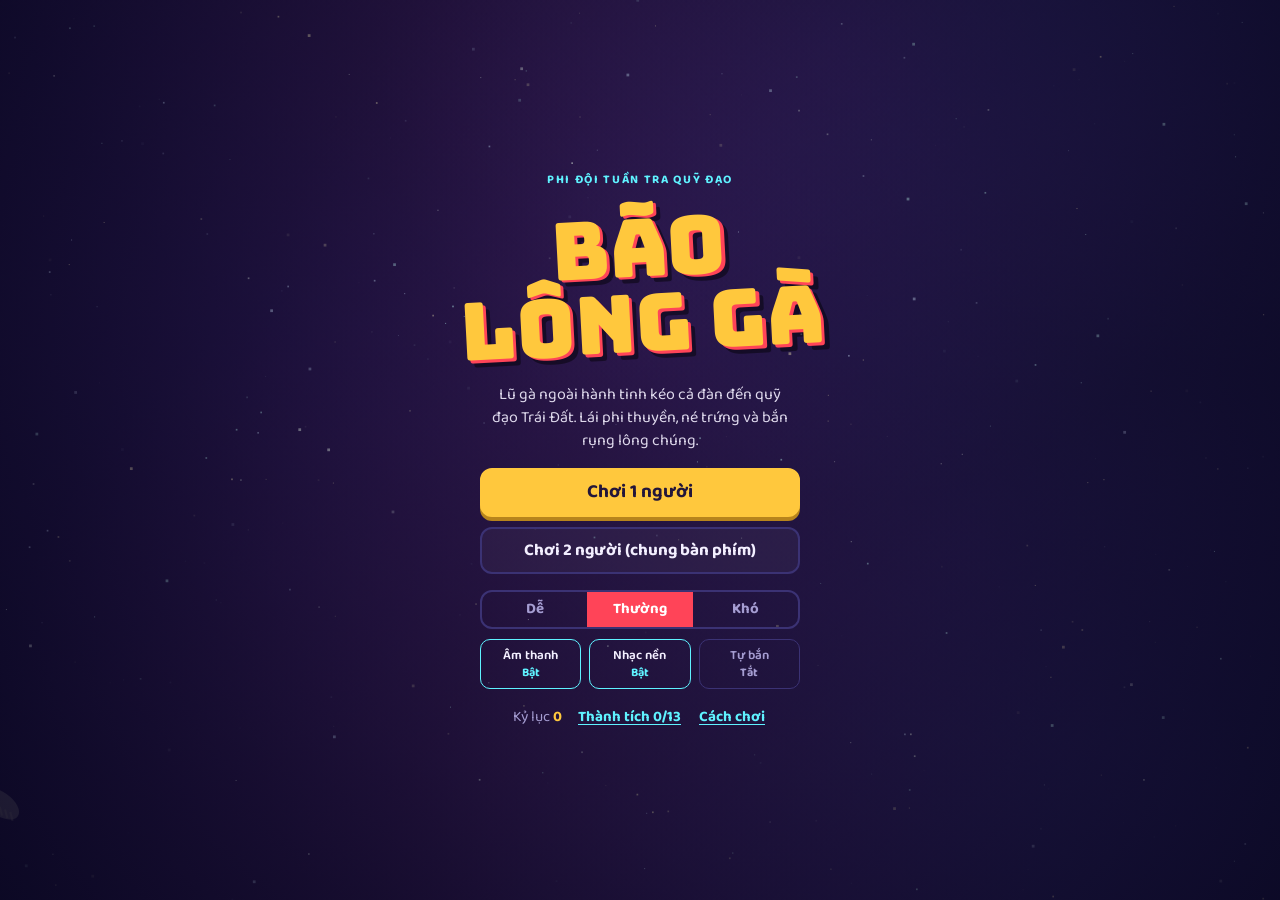
<file: apps/ban-ga/index.html>
<!doctype html>
<html lang="vi">
<head>
<meta charset="utf-8">
<meta name="viewport" content="width=device-width,initial-scale=1,maximum-scale=1,user-scalable=no">
<meta name="theme-color" content="#090720">
<meta name="mobile-web-app-capable" content="yes">
<style>html,body{margin:0;padding:0}[hidden]{display:none!important}</style>
<title>Bão Lông Gà</title>
<link rel="preconnect" href="https://fonts.googleapis.com">
<link rel="preconnect" href="https://fonts.gstatic.com" crossorigin>
<link rel="stylesheet" href="https://fonts.googleapis.com/css2?family=Baloo+2:wght@500;600;700;800&family=Bungee&display=swap">
<style>
/* Layout: full-bleed arcade canvas; menus float as cockpit panels over the live starfield */
:root{
  --space:#090720;
  --space-2:#151036;
  --panel:rgba(18,14,46,.9);
  --line:#3b3274;
  --ink:#f3efff;
  --muted:#a59dd2;
  --yolk:#ffc83d;
  --comb:#ff4458;
  --plasma:#5ff2ff;
  --font-display:"Bungee","Arial Black",Impact,system-ui,sans-serif;
  --font-body:"Baloo 2","Segoe UI",Roboto,system-ui,sans-serif;
  color-scheme:dark;
}
html,body{height:100%}
body{background:var(--space);color:var(--ink);font-family:var(--font-body);overflow:hidden;overscroll-behavior:none}
#app{position:relative;width:100%;height:100%;overflow:hidden;touch-action:none;user-select:none;-webkit-user-select:none;-webkit-tap-highlight-color:transparent;background:var(--space)}
#game{position:absolute;display:block;cursor:crosshair}
.overlay{position:absolute;inset:0;z-index:5;display:flex;overflow-y:auto;touch-action:pan-y;padding-block:16px;padding-left:max(16px,env(safe-area-inset-left,0px));padding-right:max(16px,env(safe-area-inset-right,0px));background:radial-gradient(ellipse at 50% 35%,rgba(21,16,54,.45),rgba(9,7,32,.88))}
.panel{margin:auto;width:100%;max-width:440px;background:var(--panel);border:1px solid var(--line);border-radius:16px;padding:22px 20px;display:flex;flex-direction:column;gap:14px;box-shadow:0 24px 70px rgba(0,0,0,.55)}
.menu-panel{background:transparent;border:0;box-shadow:none;align-items:center;text-align:center;gap:16px}
.kicker{margin:0;font-size:12px;font-weight:700;letter-spacing:.14em;text-transform:uppercase;color:var(--plasma)}
.logo{margin:4px 0 6px;font-family:var(--font-display);font-weight:400;font-size:clamp(46px,14vw,80px);line-height:.95;color:var(--yolk);text-shadow:3px 3px 0 var(--comb),7px 7px 0 rgba(0,0,0,.45);transform:rotate(-3deg);text-wrap:balance}
.tag{margin:0;max-width:34ch;font-size:16px;line-height:1.45;color:var(--ink);opacity:.9}
h2{margin:0;font-family:var(--font-display);font-weight:400;font-size:26px;color:var(--yolk);text-wrap:balance;letter-spacing:.01em}
h3{margin:0;font-size:13px;font-weight:800;letter-spacing:.12em;text-transform:uppercase;color:var(--muted)}
p{margin:0;line-height:1.5}
.btn-col{display:flex;flex-direction:column;gap:10px;width:100%;max-width:320px}
.btn{font:700 17px/1 var(--font-body);color:var(--ink);background:rgba(255,255,255,.04);border:2px solid var(--line);border-radius:12px;padding:13px 18px;cursor:pointer;transition:transform .08s,border-color .15s,background .15s}
.btn:hover{border-color:var(--plasma)}
.btn:active{transform:translateY(1px)}
.btn.primary{background:var(--yolk);border-color:var(--yolk);color:#23163a;font-size:19px;box-shadow:0 4px 0 #b7841c}
.btn.primary:hover{background:#ffd666}
.btn:disabled{opacity:.4;cursor:not-allowed}
.btn:focus-visible,.seg button:focus-visible,.tog:focus-visible,.link:focus-visible,.hud-btn:focus-visible{outline:3px solid var(--plasma);outline-offset:2px}
.opts{display:flex;flex-direction:column;gap:10px;width:100%;max-width:320px}
.seg{display:grid;grid-template-columns:repeat(3,1fr);border:2px solid var(--line);border-radius:12px;overflow:hidden}
.seg button{font:700 15px/1 var(--font-body);color:var(--muted);background:transparent;border:0;padding:10px 4px;cursor:pointer}
.seg button[aria-checked="true"]{background:var(--comb);color:#fff}
.toggles{display:grid;grid-template-columns:repeat(3,1fr);gap:8px}
.tog{font:600 13px/1.2 var(--font-body);color:var(--muted);background:transparent;border:1px solid var(--line);border-radius:10px;padding:8px 4px;cursor:pointer}
.tog[aria-pressed="true"]{color:var(--ink);border-color:var(--plasma)}
.tog b{display:block;font-size:12px;color:var(--plasma);margin-top:2px}
.tog[aria-pressed="false"] b{color:var(--muted)}
.foot{display:flex;flex-wrap:wrap;justify-content:center;align-items:center;gap:6px 14px;font-size:15px;color:var(--muted)}
.foot b{color:var(--yolk);font-variant-numeric:tabular-nums}
.link{font:700 15px/1 var(--font-body);color:var(--plasma);background:none;border:0;padding:4px 2px;cursor:pointer;text-decoration:underline;text-underline-offset:3px}
.keys{display:grid;grid-template-columns:auto 1fr;gap:8px 14px;font-size:15px;align-items:baseline}
.keys dt{font-weight:800;color:var(--yolk);white-space:nowrap}
.keys dd{margin:0;color:var(--ink)}
.stats{display:grid;grid-template-columns:repeat(3,1fr);gap:8px;text-align:center}
.stat{border:1px solid var(--line);border-radius:12px;padding:10px 4px}
.stat b{display:block;font-family:var(--font-display);font-weight:400;font-size:19px;color:var(--ink);font-variant-numeric:tabular-nums}
.stat span{font-size:12px;color:var(--muted)}
.big-score{font-family:var(--font-display);font-size:44px;line-height:1;color:var(--yolk);text-align:center;font-variant-numeric:tabular-nums}
.newbest{align-self:center;font-weight:800;font-size:13px;letter-spacing:.12em;color:#23163a;background:var(--plasma);padding:4px 10px;border-radius:999px}
.row{display:flex;gap:10px;flex-wrap:wrap}
.row .btn{flex:1 1 140px}
.ach-list{display:flex;flex-direction:column;gap:8px;max-height:55vh;overflow-y:auto;padding-right:2px}
.ach{display:grid;grid-template-columns:34px 1fr;gap:10px;align-items:center;border:1px solid var(--line);border-radius:12px;padding:9px 10px}
.ach .medal{width:34px;height:34px;border-radius:50%;display:grid;place-items:center;font-family:var(--font-display);font-size:14px;background:#231c4f;color:var(--muted)}
.ach.on .medal{background:var(--yolk);color:#23163a}
.ach strong{display:block;font-size:15px}
.ach span{font-size:13px;color:var(--muted)}
.ach:not(.on) strong{color:var(--muted)}
.wallet{display:flex;align-items:center;justify-content:space-between;gap:10px;border:1px solid var(--line);border-radius:12px;padding:10px 12px}
.wallet b{font-family:var(--font-display);font-weight:400;font-size:22px;color:var(--yolk);font-variant-numeric:tabular-nums}
.ico{width:22px;height:22px;vertical-align:-5px}
.shop-list{display:grid;grid-template-columns:repeat(2,minmax(0,1fr));gap:8px}
.item{display:flex;flex-direction:column;gap:4px;text-align:left;font-family:var(--font-body);color:var(--ink);background:rgba(255,255,255,.03);border:1px solid var(--line);border-radius:12px;padding:10px;cursor:pointer;min-width:0}
.item:hover:not(:disabled){border-color:var(--yolk)}
.item:disabled{opacity:.42;cursor:not-allowed}
.item strong{font-size:15px;line-height:1.2}
.item span{font-size:12.5px;color:var(--muted);line-height:1.3}
.item em{font-style:normal;font-weight:800;color:var(--yolk);font-size:14px;margin-top:auto;display:flex;align-items:center;gap:4px}
.item em .ico{width:17px;height:17px;vertical-align:0}
.hud-btn{position:absolute;z-index:4;display:grid;place-items:center;border:1px solid var(--line);background:rgba(18,14,46,.62);color:var(--ink);font:800 15px/1 var(--font-body);cursor:pointer;touch-action:none}
#btnPause{top:10px;right:10px;width:44px;height:44px;border-radius:12px;font-size:15px;letter-spacing:-.1em}
#btnMissile{right:16px;bottom:22px;width:78px;height:78px;border-radius:50%;border:2px solid var(--comb);background:rgba(255,68,88,.18);gap:0}
#btnMissile svg{width:30px;height:30px}
#btnMissile.empty{opacity:.35;border-color:var(--line)}
#toast{position:absolute;left:50%;top:132px;z-index:7;transform:translate(-50%,-20px);opacity:0;pointer-events:none;transition:opacity .25s,transform .25s;background:var(--panel);border:1px solid var(--yolk);border-radius:12px;padding:9px 14px;display:flex;gap:10px;align-items:center;max-width:calc(100% - 32px)}
#toast.show{opacity:1;transform:translate(-50%,0)}
#toast .medal{flex:none;width:28px;height:28px;border-radius:50%;display:grid;place-items:center;background:var(--yolk);color:#23163a;font-family:var(--font-display);font-size:12px}
#toast small{display:block;font-size:11px;font-weight:800;letter-spacing:.12em;text-transform:uppercase;color:var(--yolk)}
#toast strong{font-size:15px}
@media (prefers-reduced-motion:reduce){.btn,#toast{transition:none}.logo{transform:none}}
@media (max-height:620px){.logo{font-size:44px}.menu-panel{gap:10px}.tag{font-size:14px}}
</style>
</head>
<body>
<div id="app">
  <canvas id="game" aria-label="Màn chơi Bão Lông Gà"></canvas>

  <button id="btnPause" class="hud-btn" hidden aria-label="Tạm dừng">II</button>
  <button id="btnMissile" class="hud-btn" hidden aria-label="Bắn tên lửa">
    <svg viewBox="0 0 24 24" aria-hidden="true"><path d="M12 2c3 2.5 4 6 3.6 11l-1 4h-5.2l-1-4C8 8 9 4.5 12 2z" fill="#eef0ff"/><path d="M12 2c1.6 1.3 2.6 3 3.1 5H8.9C9.4 5 10.4 3.3 12 2z" fill="#ff4458"/><circle cx="12" cy="10.5" r="1.8" fill="#5ff2ff"/><path d="M8.6 13 5.5 17l3.6-.6zM15.4 13l3.1 4-3.6-.6z" fill="#ff4458"/><path d="M10 18h4l-2 4z" fill="#ffc83d"/></svg>
    <b id="mCount">0</b>
  </button>

  <section id="menu" class="overlay">
    <div class="panel menu-panel">
      <p class="kicker">Phi đội tuần tra quỹ đạo</p>
      <h1 class="logo">Bão<br>Lông Gà</h1>
      <p class="tag">Lũ gà ngoài hành tinh kéo cả đàn đến quỹ đạo Trái Đất. Lái phi thuyền, né trứng và bắn rụng lông chúng.</p>
      <div class="btn-col">
        <button id="play1" class="btn primary">Chơi 1 người</button>
        <button id="play2" class="btn">Chơi 2 người (chung bàn phím)</button>
      </div>
      <div class="opts">
        <div class="seg" role="radiogroup" aria-label="Độ khó">
          <button role="radio" data-diff="easy" id="dEasy">Dễ</button>
          <button role="radio" data-diff="normal" id="dNormal">Thường</button>
          <button role="radio" data-diff="hard" id="dHard">Khó</button>
        </div>
        <div class="toggles">
          <button class="tog" id="tSound" data-key="sound">Âm thanh<b></b></button>
          <button class="tog" id="tMusic" data-key="music">Nhạc nền<b></b></button>
          <button class="tog" id="tAuto" data-key="autofire">Tự bắn<b></b></button>
        </div>
      </div>
      <div class="foot">
        <span>Kỷ lục <b id="bestMenu">0</b></span>
        <button class="link" id="openAch">Thành tích <span id="achCount">0/13</span></button>
        <button class="link" id="openHelp">Cách chơi</button>
      </div>
    </div>
  </section>

  <section id="help" class="overlay" hidden>
    <div class="panel">
      <h2>Cách chơi</h2>
      <h3>Máy tính</h3>
      <dl class="keys">
        <dt>Chuột</dt><dd>Rê chuột để lái tàu</dd>
        <dt>Chuột trái</dt><dd>Giữ để bắn đạn</dd>
        <dt>Chuột phải</dt><dd>Phóng tên lửa (cần nhặt tên lửa trước)</dd>
        <dt>WASD / ←↑↓→</dt><dd>Lái tàu bằng phím</dd>
        <dt>Space / J</dt><dd>Bắn đạn</dd>
        <dt>F / K / Shift</dt><dd>Phóng tên lửa</dd>
        <dt>P / Esc</dt><dd>Tạm dừng · M: tắt tiếng</dd>
      </dl>
      <h3>Chế độ 2 người</h3>
      <dl class="keys">
        <dt>Người 1</dt><dd>WASD lái · Space bắn · F tên lửa (chuột vẫn dùng được)</dd>
        <dt>Người 2</dt><dd>Phím mũi tên lái · Enter bắn · Shift phải tên lửa</dd>
      </dl>
      <h3>Điện thoại</h3>
      <dl class="keys">
        <dt>Kéo ngón tay</dt><dd>Lái tàu ở bất kỳ đâu trên màn hình, tàu tự bắn khi bạn chạm</dd>
        <dt>Nút đỏ</dt><dd>Phóng tên lửa ở góc dưới bên phải</dd>
      </dl>
      <h3>Vật phẩm</h3>
      <dl class="keys">
        <dt>Hộp quà</dt><dd>Cùng màu súng thì tăng cấp, khác màu thì đổi loại súng</dd>
        <dt>Tên lửa</dt><dd>Nổ diện rộng, gây sát thương cực lớn</dd>
        <dt>Khiên / Tia vàng</dt><dd>Bất tử 10 giây / bắn nhanh 8 giây</dd>
        <dt>Đùi gà</dt><dd>Tiền mua nâng cấp; mỗi 100 cái được thêm mạng</dd>
      </dl>
      <button class="btn primary" data-back>Đã hiểu</button>
    </div>
  </section>

  <section id="ach" class="overlay" hidden>
    <div class="panel">
      <h2>Thành tích</h2>
      <div class="ach-list" id="achList"></div>
      <button class="btn" data-back>Quay lại</button>
    </div>
  </section>

  <section id="pause" class="overlay" hidden>
    <div class="panel">
      <h2>Tạm dừng</h2>
      <p id="pauseInfo" style="color:var(--muted)"></p>
      <div class="row">
        <button class="btn primary" id="resume">Chơi tiếp</button>
        <button class="btn" id="quit">Về menu</button>
      </div>
    </div>
  </section>

  <section id="shop" class="overlay" hidden>
    <div class="panel">
      <h2>Trạm tiếp tế</h2>
      <p style="color:var(--muted)">Đổi đùi gà lấy nâng cấp trước khi bay tiếp.</p>
      <div class="wallet"><span>Đùi gà đang có</span><b id="wallet">0</b></div>
      <div class="shop-list" id="shopList"></div>
      <button class="btn primary" id="shopGo">Bay tiếp</button>
    </div>
  </section>

  <section id="over" class="overlay" hidden>
    <div class="panel">
      <h2 id="overTitle">Phi thuyền bị hạ</h2>
      <div class="big-score" id="overScore">0</div>
      <span class="newbest" id="overNew" hidden>KỶ LỤC MỚI</span>
      <div class="stats">
        <div class="stat"><b id="sWave">0</b><span>Màn</span></div>
        <div class="stat"><b id="sKills">0</b><span>Gà hạ</span></div>
        <div class="stat"><b id="sCombo">0</b><span>Combo cao</span></div>
      </div>
      <p style="text-align:center;color:var(--muted)">Kỷ lục: <b id="overBest" style="color:var(--yolk)">0</b></p>
      <div class="row">
        <button class="btn primary" id="again">Chơi lại</button>
        <button class="btn" id="toMenu">Về menu</button>
      </div>
    </div>
  </section>

  <div id="toast" role="status" aria-live="polite"><span class="medal">★</span><div><small>Thành tích mới</small><strong id="toastText"></strong></div></div>
</div>

<script>
(() => {
'use strict';
const $ = s => document.querySelector(s);
const app = $('#app'), cvs = $('#game'), ctx = cvs.getContext('2d');
const TAU = Math.PI * 2;
const rand = (a, b) => a + Math.random() * (b - a);
const clamp = (v, a, b) => v < a ? a : v > b ? b : v;
const pick = a => a[(Math.random() * a.length) | 0];
const FD = '"Bungee","Arial Black",Impact,sans-serif';
const FB = '"Baloo 2","Segoe UI",Roboto,system-ui,sans-serif';
const fmt = n => Math.round(n).toLocaleString('vi-VN');
const isTouch = matchMedia('(pointer: coarse)').matches || ('ontouchstart' in window && !matchMedia('(any-pointer: fine)').matches);
const reduceMotion = matchMedia('(prefers-reduced-motion: reduce)').matches;
if (!CanvasRenderingContext2D.prototype.roundRect) {
  CanvasRenderingContext2D.prototype.roundRect = function (x, y, w, h) { this.rect(x, y, w, h); };
}

/* ---------- storage ---------- */
const store = {
  get(k, d) { try { const v = localStorage.getItem('baoLongGa_' + k); return v == null ? d : JSON.parse(v); } catch (e) { return d; } },
  set(k, v) { try { localStorage.setItem('baoLongGa_' + k, JSON.stringify(v)); } catch (e) {} }
};
const settings = Object.assign({ sound: true, music: true, diff: 'normal', autofire: isTouch }, store.get('settings', {}));
let best = store.get('best', 0);
let unlocked = store.get('ach', {});
let stats = store.get('stats', { kills: 0 });
const saveSettings = () => store.set('settings', settings);

/* ---------- data ---------- */
const DIFF = {
  easy:   { hp: 0.75, egg: 0.65, spd: 0.85, lives: 5, label: 'Dễ' },
  normal: { hp: 1,    egg: 1,    spd: 1,    lives: 3, label: 'Thường' },
  hard:   { hp: 1.3,  egg: 1.45, spd: 1.18, lives: 2, label: 'Khó' }
};
const WEAPONS = {
  ion:       { name: 'Súng Ion',   color: '#5ff2ff', core: '#eaffff' },
  laser:     { name: 'Laser xuyên', color: '#ff5ce1', core: '#ffe6fa' },
  fire:      { name: 'Đạn lửa',    color: '#ff9a2e', core: '#fff1c2' },
  lightning: { name: 'Tia sét',    color: '#b9a6ff', core: '#ffffff' }
};
const WKEYS = Object.keys(WEAPONS);
const CH = {
  normal:  { body: '#f6f1e4', shade: '#cfc3aa', wing: '#e6ddca', belly: '#fffaf0', scale: 1 },
  fast:    { body: '#ff8457', shade: '#cf5134', wing: '#ff6b45', belly: '#ffd2b8', scale: .86 },
  armored: { body: '#f0eadb', shade: '#c9bea6', wing: '#ddd4c1', belly: '#fffaf0', scale: 1.05 },
  layer:   { body: '#c39bff', shade: '#8e68d6', wing: '#ad85f5', belly: '#ecdfff', scale: 1.12 },
  boss:    { body: '#f3e9d2', shade: '#c5b48f', wing: '#e2d4b6', belly: '#fff8ea', scale: 1 }
};
const BASE = {
  normal:  { hp: 2, r: 19, pts: 100 },
  fast:    { hp: 1, r: 16, pts: 150 },
  armored: { hp: 7, r: 21, pts: 300 },
  layer:   { hp: 4, r: 22, pts: 220 }
};
const BOSS_NAMES = ['Gà Mái Bạo Chúa', 'Đại Tướng Mào Đỏ', 'Nữ Hoàng Trứng Vàng', 'Gà Trống Thép'];
const ACH = [
  ['first', 'Phát súng mở màn', 'Hạ con gà đầu tiên'],
  ['k100', 'Thợ săn lông vũ', 'Hạ 100 con gà trong một lượt'],
  ['k1000', 'Ác mộng của loài gà', 'Hạ tổng cộng 1.000 con gà'],
  ['combo20', 'Liên hoàn', 'Đạt combo x20'],
  ['boss', 'Hạ bệ Gà Chúa', 'Đánh bại boss đầu tiên'],
  ['w10', 'Phi công kỳ cựu', 'Bay tới màn 10'],
  ['flawless', 'Không trầy xước', 'Qua một màn mà không trúng đòn'],
  ['m5', 'Tên lửa vàng', 'Hạ 5 con gà bằng một quả tên lửa'],
  ['power', 'Hỏa lực tối đa', 'Nâng súng lên cấp 5'],
  ['d100', 'Tiệc đùi gà', 'Nhặt 100 đùi gà trong một lượt'],
  ['rock30', 'Thợ phá đá', 'Phá 30 thiên thạch trong một lượt'],
  ['s50k', 'Năm vạn điểm', 'Đạt 50.000 điểm trong một lượt'],
  ['coop', 'Song kiếm hợp bích', 'Qua một màn ở chế độ 2 người']
];

/* ---------- sizing ---------- */
let W = 405, H = 720, scale = 1, dpr = 1;
function resize() {
  const r = app.getBoundingClientRect();
  const cw = Math.max(1, r.width), ch = Math.max(1, r.height);
  const aspect = clamp(cw / ch, 0.5, 16 / 9);
  const oldW = W;
  W = Math.round(H * aspect);
  let dw = cw, dh = cw / aspect;
  if (dh > ch) { dh = ch; dw = ch * aspect; }
  scale = dw / W;
  dpr = Math.min(window.devicePixelRatio || 1, 2);
  cvs.style.width = dw + 'px'; cvs.style.height = dh + 'px';
  cvs.style.left = ((cw - dw) / 2) + 'px'; cvs.style.top = ((ch - dh) / 2) + 'px';
  cvs.width = Math.round(dw * dpr); cvs.height = Math.round(dh * dpr);
  if (W !== oldW || !stars.length) initStars();
  for (const p of players) { p.x = clamp(p.x, 22, W - 22); }
}

/* ---------- audio (Web Audio synth) ---------- */
const Sound = (() => {
  let ac = null, sfxGain, musicGain, noiseBuf, musicTimer = null, step = 0, nextT = 0;
  const last = {};
  function init() {
    if (ac) { if (ac.state === 'suspended') ac.resume(); return; }
    const AC = window.AudioContext || window.webkitAudioContext;
    if (!AC) return;
    try { ac = new AC(); } catch (e) { return; }
    const comp = ac.createDynamicsCompressor(); comp.connect(ac.destination);
    const master = ac.createGain(); master.gain.value = .55; master.connect(comp);
    sfxGain = ac.createGain(); sfxGain.connect(master);
    musicGain = ac.createGain(); musicGain.connect(master);
    noiseBuf = ac.createBuffer(1, ac.sampleRate, ac.sampleRate);
    const d = noiseBuf.getChannelData(0); for (let i = 0; i < d.length; i++) d[i] = Math.random() * 2 - 1;
    apply();
  }
  function apply() { if (!ac) return; sfxGain.gain.value = settings.sound ? 1 : 0; musicGain.gain.value = settings.music && settings.sound ? .14 : 0; }
  function tone(f, dur, type = 'square', vol = .15, slide = null, delay = 0, dest) {
    if (!ac) return;
    const t = ac.currentTime + delay, o = ac.createOscillator(), g = ac.createGain();
    o.type = type; o.frequency.setValueAtTime(f, t);
    if (slide) o.frequency.exponentialRampToValueAtTime(Math.max(20, slide), t + dur);
    g.gain.setValueAtTime(vol, t); g.gain.exponentialRampToValueAtTime(.0001, t + dur);
    o.connect(g); g.connect(dest || sfxGain); o.start(t); o.stop(t + dur + .03);
  }
  function noise(dur, vol = .2, freq = 1200, ftype = 'lowpass', delay = 0, sweep = null, dest) {
    if (!ac) return;
    const t = ac.currentTime + delay, s = ac.createBufferSource(), f = ac.createBiquadFilter(), g = ac.createGain();
    s.buffer = noiseBuf; f.type = ftype; f.frequency.setValueAtTime(freq, t);
    if (sweep) f.frequency.exponentialRampToValueAtTime(sweep, t + dur);
    g.gain.setValueAtTime(vol, t); g.gain.exponentialRampToValueAtTime(.0001, t + dur);
    s.connect(f); f.connect(g); g.connect(dest || sfxGain); s.start(t, Math.random() * .5); s.stop(t + dur + .03);
  }
  const ok = (k, ms) => { const n = performance.now(); if (last[k] && n - last[k] < ms) return false; last[k] = n; return true; };
  const sfx = {
    shoot(w) {
      if (!ac || !ok('shoot', 75)) return;
      if (w === 'laser') tone(1500, .09, 'sawtooth', .045, 420);
      else if (w === 'fire') { noise(.13, .12, 900, 'bandpass', 0, 300); tone(180, .1, 'triangle', .06, 90); }
      else if (w === 'lightning') { noise(.07, .09, 3500, 'highpass'); tone(2200, .06, 'square', .03, 700); }
      else tone(920, .07, 'square', .045, 300);
    },
    hit() { if (ac && ok('hit', 45)) tone(320, .05, 'triangle', .07, 140); },
    cluck() {
      if (!ac || !ok('cluck', 55)) return;
      const f = rand(480, 680);
      tone(f, .05, 'square', .07, f * 1.7); tone(f * 1.25, .1, 'square', .06, f * .55, .05);
      noise(.14, .07, 2600, 'bandpass');
    },
    boom(big) {
      if (!ac || (!big && !ok('boom', 60))) return;
      noise(big ? 1.3 : .45, big ? .55 : .3, big ? 900 : 1300, 'lowpass', 0, 70);
      tone(big ? 95 : 150, big ? 1 : .35, 'sine', big ? .5 : .25, 28);
    },
    missile() { if (!ac) return; noise(.7, .22, 350, 'bandpass', 0, 3200); tone(220, .55, 'sawtooth', .05, 900); },
    pickup() { if (!ac) return; [660, 880, 1320].forEach((f, i) => tone(f, .08, 'square', .06, null, i * .05)); },
    power() { if (!ac) return; [440, 554, 659, 880].forEach((f, i) => tone(f, .11, 'triangle', .1, null, i * .06)); },
    drum() { if (ac && ok('drum', 45)) tone(1150, .06, 'sine', .08, 1900); },
    lay() { if (ac && ok('lay', 140)) tone(760, .04, 'triangle', .035, 480); },
    splat() { if (ac && ok('splat', 110)) { noise(.1, .08, 1700, 'bandpass'); tone(210, .08, 'triangle', .04, 110); } },
    zap() { if (ac && ok('zap', 70)) noise(.07, .07, 4200, 'highpass'); },
    die() { if (!ac) return; noise(1.4, .6, 1100, 'lowpass', 0, 60); tone(400, .9, 'sawtooth', .12, 40); tone(70, 1.2, 'sine', .45, 25); },
    boss() { if (!ac) return; tone(70, 1.4, 'sawtooth', .16, 45); tone(105, 1.4, 'sawtooth', .1, 60, .1); noise(1.2, .15, 400, 'lowpass'); },
    bossHit() { if (ac && ok('bh', 70)) tone(140, .06, 'square', .06, 90); },
    wave() { if (!ac) return; [523, 659, 784, 1046].forEach((f, i) => tone(f, .16, 'triangle', .1, null, i * .09)); },
    ui() { if (ac) tone(700, .05, 'square', .04); },
    shield() { if (ac && ok('sh', 100)) tone(1300, .12, 'sine', .07, 600); },
    over() { if (!ac) return; [392, 330, 262, 196].forEach((f, i) => tone(f, .3, 'triangle', .12, null, i * .22)); }
  };
  // tiny sequencer: Am – F – C – G
  const roots = [57, 53, 48, 55], chords = [[0, 3, 7], [0, 4, 7], [0, 4, 7], [0, 4, 7]];
  const mf = m => 440 * Math.pow(2, (m - 69) / 12);
  function playStep(s, t) {
    const bar = Math.floor(s / 16) % 4, r = roots[bar], ch = chords[bar], d = t - ac.currentTime;
    if (s % 2 === 0) tone(mf(r - 24 + ((s % 8) === 4 ? 12 : 0)), .2, 'triangle', .5, null, d, musicGain);
    const n = r + ch[(s >> 0) % 3] + ((s % 6) > 2 ? 12 : 0);
    tone(mf(n), .1, 'square', .07, null, d, musicGain);
    if (s % 4 === 2) noise(.04, .12, 7000, 'highpass', d, null, musicGain);
    if (s % 8 === 0) noise(.12, .25, 160, 'lowpass', d, null, musicGain);
  }
  function startMusic() {
    if (!ac || musicTimer) return;
    nextT = ac.currentTime + .1;
    musicTimer = setInterval(() => { while (nextT < ac.currentTime + .25) { playStep(step++, nextT); nextT += .15; } }, 60);
  }
  function stopMusic() { clearInterval(musicTimer); musicTimer = null; }
  return { init, apply, sfx, startMusic, stopMusic };
})();
const sfx = Sound.sfx;

/* ---------- glow sprite cache ---------- */
const glowCache = {};
function hexRgb(h) { const n = parseInt(h.slice(1), 16); return [(n >> 16) & 255, (n >> 8) & 255, n & 255]; }
function glowSprite(color) {
  let c = glowCache[color];
  if (c) return c;
  c = document.createElement('canvas'); c.width = c.height = 64;
  const g = c.getContext('2d'), [r, gg, b] = hexRgb(color);
  const gr = g.createRadialGradient(32, 32, 0, 32, 32, 32);
  gr.addColorStop(0, `rgba(${r},${gg},${b},1)`); gr.addColorStop(.3, `rgba(${r},${gg},${b},.55)`); gr.addColorStop(1, `rgba(${r},${gg},${b},0)`);
  g.fillStyle = gr; g.fillRect(0, 0, 64, 64);
  return (glowCache[color] = c);
}
function glow(x, y, rad, color, a = 1) { if (rad <= 0 || a <= 0) return; ctx.globalAlpha = Math.min(1, a); ctx.drawImage(glowSprite(color), x - rad, y - rad, rad * 2, rad * 2); }
function circ(x, y, r) { ctx.beginPath(); ctx.arc(x, y, r, 0, TAU); ctx.fill(); }
function ell(x, y, rx, ry, rot = 0) { ctx.beginPath(); ctx.ellipse(x, y, rx, ry, rot, 0, TAU); ctx.fill(); }

/* ---------- background ---------- */
let stars = [], neb = null, warp = 1;
function initStars() {
  stars = [];
  const n = Math.round(W * H / 2100);
  for (let i = 0; i < n; i++) {
    const z = pick([.2, .2, .2, .5, .5, 1]);
    stars.push({ x: rand(0, W), y: rand(0, H), z, s: z * 1.7 + .5, tw: rand(0, TAU), c: pick(['#ffffff', '#cfd8ff', '#ffe9c4', '#c9f6ff']) });
  }
  neb = document.createElement('canvas');
  neb.width = Math.ceil(W / 2); neb.height = Math.ceil(H / 2);
  const g = neb.getContext('2d'), w = neb.width, h = neb.height;
  g.fillStyle = '#090720'; g.fillRect(0, 0, w, h);
  const cols = [[120, 60, 200, .24], [40, 140, 210, .15], [220, 70, 120, .12], [90, 50, 180, .2]];
  for (let i = 0; i < 8; i++) {
    const [r, gg, b, a] = pick(cols), x = rand(0, w), y = rand(0, h), rr = rand(w * .3, w * .7);
    for (const oy of [-h, 0, h]) {
      const gr = g.createRadialGradient(x, y + oy, 0, x, y + oy, rr);
      gr.addColorStop(0, `rgba(${r},${gg},${b},${a})`); gr.addColorStop(1, `rgba(${r},${gg},${b},0)`);
      g.fillStyle = gr; g.fillRect(0, 0, w, h);
    }
  }
}
function updateStars(dt) {
  for (const s of stars) { s.y += (12 + s.z * 110) * warp * dt; if (s.y > H + 6) { s.y -= H + 12; s.x = rand(0, W); } }
}
let bgT = 0;
function drawBg() {
  ctx.globalAlpha = 1; ctx.globalCompositeOperation = 'source-over';
  ctx.fillStyle = '#090720'; ctx.fillRect(0, 0, W, H);
  const ny = (bgT * 7) % H;
  if (neb) { const nw = neb.width, nh = neb.height; ctx.drawImage(neb, 0, 1, nw, nh - 2, 0, ny - H, W, H + 1.5); ctx.drawImage(neb, 0, 1, nw, nh - 2, 0, ny - .5, W, H + 1); }
  // distant planet
  const py = ((bgT * 4) % (H + 360)) - 180, px = W * .82, pr = 58;
  const pg = ctx.createRadialGradient(px - 20, py - 22, 4, px, py, pr);
  pg.addColorStop(0, '#6d5bd6'); pg.addColorStop(.7, '#2c2272'); pg.addColorStop(1, '#170f3d');
  ctx.fillStyle = pg; circ(px, py, pr);
  ctx.strokeStyle = 'rgba(255,200,61,.35)'; ctx.lineWidth = 3;
  ctx.beginPath(); ctx.ellipse(px, py, pr * 1.6, pr * .32, -.35, 0, TAU); ctx.stroke();
  for (const s of stars) {
    ctx.globalAlpha = .55 + .45 * Math.sin(bgT * 2 + s.tw);
    ctx.fillStyle = s.c;
    const len = warp > 1.2 ? s.s + s.z * warp * 7 : s.s;
    ctx.fillRect(s.x, s.y, s.s, len);
  }
  ctx.globalAlpha = 1;
}

/* ---------- drawing: chicken ---------- */
function drawChicken(x, y, type, flap, hit, s = 1, rot = 0) {
  const C = CH[type] || CH.normal, sc = s * C.scale, fa = Math.sin(flap) * .55;
  ctx.save(); ctx.translate(x, y); if (rot) ctx.rotate(rot); ctx.scale(sc, sc);
  for (const side of [-1, 1]) {
    ctx.save(); ctx.translate(side * 11, -3); ctx.rotate(side * (.3 + fa));
    ctx.fillStyle = C.wing; ell(side * 12, 0, 15, 8, side * .15);
    ctx.strokeStyle = C.shade; ctx.lineWidth = 1.4; ctx.beginPath();
    for (let k = 0; k < 3; k++) { ctx.moveTo(side * (13 + k * 4), 2); ctx.lineTo(side * (17 + k * 4), 6.5); }
    ctx.stroke(); ctx.restore();
  }
  ctx.strokeStyle = '#f39a2b'; ctx.lineWidth = 2.2; ctx.lineCap = 'round'; ctx.beginPath();
  ctx.moveTo(-5, 16); ctx.lineTo(-6, 23); ctx.lineTo(-9, 25); ctx.moveTo(-6, 23); ctx.lineTo(-4, 26);
  ctx.moveTo(5, 16); ctx.lineTo(6, 23); ctx.lineTo(9, 25); ctx.moveTo(6, 23); ctx.lineTo(4, 26); ctx.stroke();
  ctx.fillStyle = C.body; ell(0, 4, 15, 16);
  ctx.globalAlpha = .5; ctx.fillStyle = C.shade; ell(6, 8, 8.5, 11.5, -.2); ctx.globalAlpha = 1;
  ctx.fillStyle = C.belly; ell(-1, 8, 8.5, 9);
  if (type === 'armored' || type === 'boss') {
    ctx.fillStyle = '#7a849f'; ctx.beginPath(); ctx.roundRect(-11, 0, 22, 14, 5); ctx.fill();
    ctx.fillStyle = '#a9b2cb'; ctx.fillRect(-9, 2, 18, 2.5);
    ctx.fillStyle = '#4f5874'; circ(-7, 10, 1.3); circ(7, 10, 1.3);
  }
  ctx.fillStyle = C.body; circ(0, -14, 10.5);
  ctx.fillStyle = '#ff3d4f'; circ(-4.5, -24, 3.6); circ(0, -26.5, 4.3); circ(4.5, -24, 3.6);
  if (type === 'armored') {
    ctx.fillStyle = '#8e98b3'; ctx.beginPath(); ctx.arc(0, -15, 12.2, Math.PI * 1.02, Math.PI * 1.98); ctx.lineTo(12, -13); ctx.lineTo(-12, -13); ctx.closePath(); ctx.fill();
    ctx.fillStyle = '#c4cbe0'; ctx.fillRect(-11, -16.5, 22, 2.4);
    ctx.fillStyle = '#5c6684'; circ(-7, -21, 1.2); circ(0, -24, 1.2); circ(7, -21, 1.2);
  }
  if (type === 'boss') {
    ctx.fillStyle = '#ffc83d'; ctx.beginPath(); ctx.moveTo(-9, -27); ctx.lineTo(-9, -36); ctx.lineTo(-4.5, -31); ctx.lineTo(0, -38); ctx.lineTo(4.5, -31); ctx.lineTo(9, -36); ctx.lineTo(9, -27); ctx.closePath(); ctx.fill();
    ctx.fillStyle = '#ff4458'; circ(0, -30, 1.6); ctx.fillStyle = '#5ff2ff'; circ(-6, -29.5, 1.1); circ(6, -29.5, 1.1);
  }
  ctx.fillStyle = '#fff'; circ(-4, -15, 3.4); circ(4, -15, 3.4);
  if (type === 'fast') {
    ctx.fillStyle = '#2b2140'; ctx.fillRect(-11, -17.5, 22, 4.5);
    ctx.fillStyle = 'rgba(95,242,255,.85)'; circ(-4, -15.3, 3.4); circ(4, -15.3, 3.4);
  } else {
    ctx.fillStyle = type === 'boss' ? '#ff2a3c' : '#1a1424'; circ(-3.5, -14.4, 1.8); circ(3.5, -14.4, 1.8);
    ctx.strokeStyle = '#1a1424'; ctx.lineWidth = 1.8; ctx.beginPath();
    ctx.moveTo(-8.5, -20.5); ctx.lineTo(-1.5, -17.6); ctx.moveTo(8.5, -20.5); ctx.lineTo(1.5, -17.6); ctx.stroke();
  }
  if (type === 'layer') { ctx.fillStyle = '#ff5ca8'; ctx.beginPath(); ctx.moveTo(7, -22); ctx.lineTo(13, -27); ctx.lineTo(13, -18); ctx.closePath(); ctx.moveTo(7, -22); ctx.lineTo(2, -28); ctx.lineTo(3, -19); ctx.closePath(); ctx.fill(); }
  ctx.fillStyle = '#ffb02e'; ctx.beginPath(); ctx.moveTo(-3.6, -10.5); ctx.lineTo(3.6, -10.5); ctx.lineTo(0, -4); ctx.closePath(); ctx.fill();
  ctx.fillStyle = '#ff3d4f'; ell(1.6, -3, 1.8, 2.7);
  if (hit > 0) { ctx.globalCompositeOperation = 'lighter'; ctx.globalAlpha = .6; ctx.fillStyle = '#ffffff'; ell(0, -2, 16, 25); ctx.globalAlpha = 1; ctx.globalCompositeOperation = 'source-over'; }
  ctx.restore();
}

/* ---------- drawing: ship & icons ---------- */
function hullPath() {
  ctx.beginPath(); ctx.moveTo(0, -27); ctx.lineTo(7, -10); ctx.lineTo(9, 0); ctx.lineTo(25, 10); ctx.lineTo(24, 17); ctx.lineTo(10, 13);
  ctx.lineTo(7, 20); ctx.lineTo(-7, 20); ctx.lineTo(-10, 13); ctx.lineTo(-24, 17); ctx.lineTo(-25, 10); ctx.lineTo(-9, 0); ctx.lineTo(-7, -10); ctx.closePath();
}
function drawShipBody(accent) {
  hullPath();
  const g = ctx.createLinearGradient(-25, 0, 25, 0);
  g.addColorStop(0, '#7d86ad'); g.addColorStop(.5, '#f1f3ff'); g.addColorStop(1, '#7d86ad');
  ctx.fillStyle = g; ctx.fill(); ctx.lineWidth = 1.5; ctx.strokeStyle = '#1d1840'; ctx.stroke();
  ctx.fillStyle = accent;
  for (const s of [-1, 1]) { ctx.beginPath(); ctx.moveTo(s * 25, 10); ctx.lineTo(s * 24, 17); ctx.lineTo(s * 16, 15); ctx.lineTo(s * 17, 7); ctx.closePath(); ctx.fill(); }
  ctx.fillRect(-1.2, 5, 2.4, 13);
  ctx.fillStyle = '#4a4f73'; ctx.fillRect(-19, 3, 3, 9); ctx.fillRect(16, 3, 3, 9);
  ctx.fillStyle = '#1d1840'; ell(0, -6, 4.8, 9.5);
  ctx.fillStyle = accent; ell(0, -8, 2.7, 5.8);
  ctx.fillStyle = 'rgba(255,255,255,.75)'; ell(-1, -10.5, 1, 2.4);
}
function drawMiniShip(x, y, s, accent) { ctx.save(); ctx.translate(x, y); ctx.scale(s, s); ctx.globalAlpha = 1; drawShipBody(accent); ctx.restore(); }
function drawRocket(x, y, s, rot = 0) {
  ctx.save(); ctx.translate(x, y); ctx.rotate(rot); ctx.scale(s, s);
  ctx.fillStyle = '#ff4458';
  ctx.beginPath(); ctx.moveTo(-4.5, 4); ctx.lineTo(-9, 12); ctx.lineTo(-4, 10); ctx.closePath(); ctx.fill();
  ctx.beginPath(); ctx.moveTo(4.5, 4); ctx.lineTo(9, 12); ctx.lineTo(4, 10); ctx.closePath(); ctx.fill();
  ctx.fillStyle = '#eef0ff'; ctx.beginPath(); ctx.moveTo(0, -14); ctx.quadraticCurveTo(6, -8, 5, 11); ctx.lineTo(-5, 11); ctx.quadraticCurveTo(-6, -8, 0, -14); ctx.fill();
  ctx.fillStyle = '#ff4458'; ctx.beginPath(); ctx.moveTo(0, -14); ctx.quadraticCurveTo(4.2, -10, 4.8, -6); ctx.lineTo(-4.8, -6); ctx.quadraticCurveTo(-4.2, -10, 0, -14); ctx.fill();
  ctx.fillStyle = '#5ff2ff'; circ(0, 0, 2.2);
  ctx.restore();
}
function drawDrum(x, y, s, rot) {
  ctx.save(); ctx.translate(x, y); ctx.rotate(rot); ctx.scale(s, s);
  ctx.strokeStyle = '#f4ecd8'; ctx.lineWidth = 3.4; ctx.lineCap = 'round';
  ctx.beginPath(); ctx.moveTo(1, 1); ctx.lineTo(9, 9); ctx.stroke();
  ctx.fillStyle = '#f4ecd8'; circ(11, 8.5, 2.7); circ(8.5, 11, 2.7);
  ctx.fillStyle = '#c8692c'; ell(-3, -3, 9.5, 7, -.78);
  ctx.fillStyle = '#ea9655'; ell(-5.5, -5.5, 4, 2.3, -.78);
  ctx.restore();
}
function drawGift(x, y, color, rot) {
  ctx.save(); ctx.translate(x, y); ctx.rotate(rot);
  ctx.fillStyle = color; ctx.beginPath(); ctx.roundRect(-11, -9, 22, 19, 3); ctx.fill();
  ctx.fillStyle = 'rgba(0,0,0,.18)'; ctx.fillRect(-11, -9, 22, 5);
  ctx.fillStyle = '#ffffff'; ctx.fillRect(-2, -9, 4, 19); ctx.fillRect(-11, -1.5, 22, 4);
  ell(-4.5, -11.5, 4.5, 2.6, .5); ell(4.5, -11.5, 4.5, 2.6, -.5);
  ctx.restore();
}

/* ---------- particles ---------- */
let parts = [];
function P(o) {
  if (parts.length > 900 && o.type !== 'text') return;
  o.max = o.life; if (o.vx == null) o.vx = 0; if (o.vy == null) o.vy = 0;
  parts.push(o);
}
function sparks(x, y, color, n = 4, sp = 240) {
  for (let i = 0; i < n; i++) P({ type: 'spark', x, y, vx: rand(-sp, sp), vy: rand(-sp, sp * .3), life: rand(.15, .32), size: 1.7, color, drag: .9 });
}
function hitFx(x, y, color) { sparks(x, y, color, 4); P({ type: 'glow', x, y, size: 15, life: .12, color }); }
function feathers(x, y, color, n) {
  for (let i = 0; i < n; i++) P({ type: 'feather', x: x + rand(-8, 8), y: y + rand(-8, 8), vx: rand(-170, 170), vy: rand(-210, 60), drag: .93, g: 55, life: rand(1, 1.9), size: rand(5, 9), rot: rand(0, TAU), vr: rand(-6, 6), color, seed: rand(0, 9) });
}
function floatText(x, y, text, color = '#ffc83d', size = 15) { P({ type: 'text', x, y, vy: -45, life: 1.1, text, color, size }); }
function explosion(x, y, big = false) {
  const n = big ? 56 : 22;
  P({ type: 'ring', x, y, maxR: big ? 175 : 55, w: big ? 12 : 5, life: big ? .6 : .35, color: '#ffe7a8' });
  if (big) P({ type: 'ring', x, y, maxR: 120, w: 8, life: .45, color: '#ff9a2e' });
  P({ type: 'glow', x, y, size: big ? 150 : 50, life: big ? .3 : .2, color: '#fff3c9' });
  for (let i = 0; i < n; i++) {
    const a = rand(0, TAU), sp = rand(40, big ? 520 : 230);
    P({ type: 'fire', x, y, vx: Math.cos(a) * sp, vy: Math.sin(a) * sp, drag: .9, life: rand(.35, big ? 1 : .6), size: rand(5, big ? 16 : 9), color: pick(['#ffd34d', '#ff9a2e', '#ff5a3c', '#fff1b0']) });
  }
  for (let i = 0; i < (big ? 18 : 6); i++) {
    const a = rand(0, TAU), sp = rand(20, big ? 160 : 80);
    P({ type: 'smoke', x, y, vx: Math.cos(a) * sp, vy: Math.sin(a) * sp - 20, drag: .94, life: rand(.7, big ? 1.6 : 1), size: rand(8, big ? 22 : 12), color: '#3b3355' });
  }
  sparks(x, y, '#fff1b0', big ? 26 : 10, big ? 520 : 300);
}
function debris(x, y, color, n, sp = 220) {
  for (let i = 0; i < n; i++) P({ type: 'debris', x, y, vx: rand(-sp, sp), vy: rand(-sp, sp * .6), g: 120, drag: .97, life: rand(.6, 1.3), size: rand(3, 7), rot: rand(0, TAU), vr: rand(-10, 10), color });
}
function bolt(x1, y1, x2, y2, color) {
  const pts = [[x1, y1]], segs = 6, dx = x2 - x1, dy = y2 - y1, len = Math.hypot(dx, dy) || 1, nx = -dy / len, ny = dx / len;
  for (let i = 1; i < segs; i++) { const k = i / segs, o = rand(-11, 11); pts.push([x1 + dx * k + nx * o, y1 + dy * k + ny * o]); }
  pts.push([x2, y2]);
  P({ type: 'bolt', x: 0, y: 0, pts, life: .14, color });
}
function updateParts(dt) {
  let j = 0;
  for (let i = 0; i < parts.length; i++) {
    const p = parts[i]; p.life -= dt; if (p.life <= 0) continue;
    if (p.drag) { const f = Math.pow(p.drag, dt * 60); p.vx *= f; p.vy *= f; }
    if (p.g) p.vy += p.g * dt;
    if (p.type === 'feather') p.vx += Math.sin(p.life * 5 + p.seed) * 40 * dt;
    p.x += p.vx * dt; p.y += p.vy * dt;
    if (p.vr) p.rot += p.vr * dt;
    parts[j++] = p;
  }
  parts.length = j;
}
const ADD = { fire: 1, glow: 1, spark: 1, bolt: 1, ring: 1 };
function drawParts(add) {
  for (const p of parts) {
    if (!!ADD[p.type] !== add) continue;
    const a = Math.max(0, p.life / p.max);
    switch (p.type) {
      case 'fire': glow(p.x, p.y, p.size * (.5 + a) * 1.6, p.color, a); break;
      case 'glow': glow(p.x, p.y, p.size * (1.3 - a * .4), p.color, a); break;
      case 'spark':
        ctx.globalAlpha = a; ctx.strokeStyle = p.color; ctx.lineWidth = p.size; ctx.beginPath();
        ctx.moveTo(p.x, p.y); ctx.lineTo(p.x - p.vx * .035, p.y - p.vy * .035); ctx.stroke(); break;
      case 'ring': {
        const k = 1 - a, r = p.maxR * (1 - Math.pow(1 - k, 3));
        ctx.globalAlpha = a; ctx.strokeStyle = p.color; ctx.lineWidth = p.w * a + 1; ctx.beginPath(); ctx.arc(p.x, p.y, r, 0, TAU); ctx.stroke(); break;
      }
      case 'bolt':
        ctx.globalAlpha = a; ctx.lineJoin = 'round';
        for (const [lw, c] of [[5, p.color], [1.6, '#ffffff']]) {
          ctx.strokeStyle = c; ctx.lineWidth = lw; ctx.beginPath(); ctx.moveTo(p.pts[0][0], p.pts[0][1]);
          for (let i = 1; i < p.pts.length; i++) ctx.lineTo(p.pts[i][0], p.pts[i][1]); ctx.stroke();
        }
        break;
      case 'smoke': ctx.globalAlpha = a * .45; ctx.fillStyle = p.color; circ(p.x, p.y, p.size * (1.7 - a * .7)); break;
      case 'feather':
        ctx.globalAlpha = Math.min(1, a * 2); ctx.save(); ctx.translate(p.x, p.y); ctx.rotate(p.rot);
        ctx.fillStyle = p.color; ell(0, 0, p.size, p.size * .38);
        ctx.strokeStyle = 'rgba(0,0,0,.18)'; ctx.lineWidth = .8; ctx.beginPath(); ctx.moveTo(-p.size, 0); ctx.lineTo(p.size, 0); ctx.stroke();
        ctx.restore(); break;
      case 'debris':
        ctx.globalAlpha = Math.min(1, a * 1.5); ctx.save(); ctx.translate(p.x, p.y); ctx.rotate(p.rot); ctx.fillStyle = p.color;
        ctx.beginPath(); ctx.moveTo(0, -p.size); ctx.lineTo(p.size * .8, p.size * .7); ctx.lineTo(-p.size * .8, p.size * .5); ctx.closePath(); ctx.fill(); ctx.restore(); break;
      case 'splat':
        ctx.globalAlpha = Math.min(1, a * 2); ctx.fillStyle = '#fbf6ea'; ell(p.x, p.y, 13, 4.5); ell(p.x - 7, p.y + 1, 5, 2.5); ell(p.x + 8, p.y, 4, 2);
        ctx.fillStyle = '#ffb21e'; ell(p.x + 1, p.y - 1, 4.5, 3); break;
      case 'text':
        ctx.globalAlpha = Math.min(1, a * 2.5); ctx.font = `400 ${p.size}px ${FD}`; ctx.textAlign = 'center'; ctx.textBaseline = 'middle';
        ctx.lineWidth = 4; ctx.strokeStyle = 'rgba(9,7,32,.85)'; ctx.strokeText(p.text, p.x, p.y); ctx.fillStyle = p.color; ctx.fillText(p.text, p.x, p.y); break;
    }
  }
  ctx.globalAlpha = 1;
}

/* ---------- game state ---------- */
let state = 'menu', G = null;
let players = [], bullets = [], missiles = [], chickens = [], eggs = [], items = [], meteors = [], boss = null;
const keys = {};
const mouse = { x: 0, y: 0, ctl: false, down: false };
const touch = { active: false, id: null, lx: 0, ly: 0, tx: 0, ty: 0 };
let lastTouch = 0;

function makePlayer(idx, lives) {
  return { idx, x: G.mode === 2 ? W * (idx ? .66 : .34) : W / 2, y: H - 90, lives, alive: true, out: false, respawn: 0, inv: 2,
    power: 1, weapon: 'ion', missiles: 0, cool: 0, shield: 0, rapid: 0, score: 0, tilt: 0, muzzle: 0, drums: 0, fire: false,
    accent: idx ? '#ff8a3d' : '#5ff2ff', vy: 0 };
}
const total = () => players.reduce((s, p) => s + p.score, 0);
const alivePlayers = () => players.filter(p => p.alive && !p.out);
const waveKind = n => ['grid', 'weave', 'meteor', 'orbit', 'boss'][(n - 1) % 5];

function startGame(mode) {
  Sound.init(); Sound.startMusic();
  if (document.activeElement) document.activeElement.blur();
  const D = DIFF[settings.diff];
  G = { mode, D, wave: 0, drums: 0, drumsRun: 0, kills: 0, rocks: 0, combo: 0, comboT: 0, maxCombo: 0, time: 0, shake: 0, flash: 0,
    slowT: 0, waveState: 'intro', introT: 0, clearT: 0, banner: null, diveT: 4, eggAcc: 0, itemT: 11, upgrades: { speed: 0, rate: 0 },
    nextShield: false, waveHits: 0, meteorLeft: 0, meteorT: 0, overT: 0, formW: 0, orbitY: 230, missileKills: 0 };
  players = [makePlayer(0, D.lives)];
  if (mode === 2) players.push(makePlayer(1, D.lives));
  bullets = []; missiles = []; chickens = []; eggs = []; items = []; meteors = []; parts = []; boss = null;
  touch.active = false; mouse.down = false;
  state = 'playing'; show(null); syncTouchUI(); guardT = performance.now();
  startWave(1);
  try { navigator.wakeLock && navigator.wakeLock.request('screen').catch(() => {}); } catch (e) {}
  if (isTouch && app.requestFullscreen && !document.fullscreenElement) { try { app.requestFullscreen().catch(() => {}); } catch (e) {} }
}

function startWave(n) {
  G.wave = n; G.waveState = 'intro'; G.introT = 2.4; G.waveHits = 0;
  const kind = waveKind(n);
  const sub = { grid: 'Đàn gà xuất hiện!', weave: 'Đội hình lượn sóng', meteor: 'Mưa thiên thạch!', orbit: 'Vòng xoáy lông gà', boss: 'Cảnh báo: Gà Chúa đang tới!' }[kind];
  let hint = '';
  if (n === 1) hint = isTouch ? 'Kéo ngón tay để lái · Nút đỏ phóng tên lửa' : 'Rê chuột để lái · Chuột trái bắn · Chuột phải tên lửa';
  G.banner = { title: 'MÀN ' + n, sub, hint, t: 2.4, dur: 2.4, warn: kind === 'boss' };
  if (n >= 10) unlock('w10');
  if (G.nextShield) { players.forEach(p => { if (!p.out) p.shield = 15; }); G.nextShield = false; }
  eggs = [];
  sfx.wave();
}
function spawnWave() {
  const n = G.wave, kind = waveKind(n);
  if (kind === 'meteor') { G.meteorLeft = Math.round(16 + n * 1.4); G.meteorT = .4; return; }
  if (kind === 'boss') { spawnBoss(n); return; }
  spawnFormation(kind, n);
  G.diveT = 4;
}
function chooseType(n, row) {
  if (n >= 4 && row === 0 && Math.random() < Math.min(.85, .35 + n * .04)) return 'armored';
  const r = Math.random();
  const pl = n >= 3 ? Math.min(.2, .06 + n * .01) : 0;
  const pf = n >= 2 ? Math.min(.25, .08 + n * .012) : 0;
  const pa = n >= 6 ? Math.min(.15, n * .01) : 0;
  if (r < pl) return 'layer'; if (r < pl + pf) return 'fast'; if (r < pl + pf + pa) return 'armored';
  return 'normal';
}
function spawnFormation(kind, n) {
  const hpMul = (1 + (n - 1) * .13) * G.D.hp * (G.mode === 2 ? 1.25 : 1);
  const list = [];
  if (kind === 'orbit') {
    const maxR = Math.min(W / 2 - 34, 195);
    G.orbitY = Math.min(250, H * .34);
    [52, 108, 164].filter(r => r <= maxR).forEach((R, ri) => {
      const cnt = Math.round(TAU * R / 54);
      for (let i = 0; i < cnt; i++) list.push({ pat: 'orbit', row: ri, a0: i / cnt * TAU, rad: R, spd: (ri % 2 ? -1 : 1) * (.45 + n * .012) * G.D.spd });
    });
  } else {
    const sp = 56, cols = clamp(Math.floor((W - 50) / sp), 5, 13), rows = Math.min(3 + Math.floor((n - 1) / 4), 5);
    G.formW = (cols - 1) * sp;
    for (let r = 0; r < rows; r++) for (let c = 0; c < cols; c++) list.push({ pat: kind, row: r, rx: (c - (cols - 1) / 2) * sp, ry: 98 + r * 50 });
  }
  list.forEach((s, i) => {
    const type = chooseType(n, s.row), b = BASE[type];
    Object.assign(s, { type, hp: b.hp * hpMul, r: b.r, pts: b.pts, state: 'enter', t: -(i * .04 + s.row * .1), dur: 1.5, flap: rand(0, TAU), hitF: 0, dead: false, vx: 0, vy: 0 });
    setEntry(s, true);
    chickens.push(s);
  });
}
function slotPos(c) {
  const t = G.time, cx = W / 2;
  if (c.pat === 'orbit') { const a = c.a0 + t * c.spd, R = c.rad * (1 + .1 * Math.sin(t * 1.3)); return { x: cx + Math.cos(a) * R, y: G.orbitY + Math.sin(a) * R * .72 }; }
  const amp = Math.max(12, (W - G.formW) / 2 - 30);
  if (c.pat === 'weave') return { x: cx + c.rx + Math.sin(t * 1.15 + c.row * 1.2) * amp, y: c.ry + Math.cos(t * .9 + c.row) * 12 };
  return { x: cx + c.rx + Math.sin(t * .7) * amp, y: c.ry + Math.sin(t * 2 + c.rx * .03) * 5 };
}
function setEntry(c, sides) {
  const s = slotPos(c), side = s.x < W / 2 ? -1 : 1;
  if (sides) { c.x0 = side < 0 ? -60 : W + 60; c.y0 = rand(30, 170); c.cx = W / 2 - side * W * .15; c.cy = H * .6; }
  else { c.x0 = rand(40, W - 40); c.y0 = -60; c.cx = (c.x0 + s.x) / 2 + rand(-80, 80); c.cy = rand(40, 180); }
  c.x = c.x0; c.y = c.y0;
}
function spawnBoss(n) {
  const k = Math.round(n / 5);
  const hp = (320 + 270 * (k - 1)) * G.D.hp * (G.mode === 2 ? 1.6 : 1);
  boss = { x: W / 2, y: -170, ty: 240, hp, maxHp: hp, t: 0, mt: 0, phase: 1, fanT: 2.2, aimT: 3.5, sumT: 6, rainT: 5, rainOn: 0, rainAcc: 0,
    hitF: 0, flap: 0, enter: true, k, dying: 0, boomT: 0, name: BOSS_NAMES[(k - 1) % BOSS_NAMES.length], dead: false };
  sfx.boss(); G.shake = 10;
}
function nextWave() {
  const k = (G.wave - 1) % 5;
  if (k === 2 || k === 4) openShop(); else startWave(G.wave + 1);
}
function waveDone() { return !chickens.length && !boss && G.meteorLeft <= 0 && !meteors.length; }
function onWaveCleared() {
  const bonus = 500 + G.wave * 150;
  const ap = alivePlayers(); (ap.length ? ap : players).forEach(p => p.score += Math.round(bonus / Math.max(1, ap.length)));
  G.banner = { title: 'HOÀN THÀNH', sub: '+' + fmt(bonus) + ' điểm thưởng', hint: G.waveHits === 0 ? 'Không trúng đòn nào!' : '', t: 1.8, dur: 1.8 };
  if (G.waveHits === 0) unlock('flawless');
  if (G.mode === 2) unlock('coop');
  checkScore(); sfx.wave();
}

/* ---------- player ---------- */
function controlPlayer(p, dt) {
  const scheme = G.mode === 1 ? 'both' : (p.idx === 0 ? 'wasd' : 'arrows');
  let ax = 0, ay = 0;
  if (scheme !== 'arrows') { if (keys.KeyA) ax--; if (keys.KeyD) ax++; if (keys.KeyW) ay--; if (keys.KeyS) ay++; }
  if (scheme !== 'wasd') { if (keys.ArrowLeft) ax--; if (keys.ArrowRight) ax++; if (keys.ArrowUp) ay--; if (keys.ArrowDown) ay++; }
  const speed = 380 * (1 + .1 * G.upgrades.speed);
  const minY = H * .25, maxY = H - 34;
  const ox = p.x, oy = p.y;
  if (ax || ay) {
    if (p.idx === 0) mouse.ctl = false;
    const l = Math.hypot(ax, ay); p.x += ax / l * speed * dt; p.y += ay / l * speed * dt;
  } else {
    let tx = null, ty = null;
    if (p.idx === 0 && touch.active) { tx = touch.tx; ty = touch.ty; }
    else if (p.idx === 0 && mouse.ctl) { tx = mouse.x; ty = mouse.y; }
    if (tx != null) {
      const dx = tx - p.x, dy = ty - p.y, d = Math.hypot(dx, dy), mv = speed * 3.2 * dt;
      if (d > .5) { const k = Math.min(1, mv / d); p.x += dx * k; p.y += dy * k; }
    }
  }
  p.x = clamp(p.x, 22, W - 22); p.y = clamp(p.y, minY, maxY);
  const vx = (p.x - ox) / Math.max(dt, 1e-4); p.vy = (p.y - oy) / Math.max(dt, 1e-4);
  p.tilt += (clamp(vx / 500, -1, 1) - p.tilt) * Math.min(1, dt * 10);
  let f = settings.autofire;
  if (scheme !== 'arrows' && (keys.Space || keys.KeyJ)) f = true;
  if (scheme !== 'wasd' && (keys.Enter || keys.NumpadEnter || keys.Numpad0)) f = true;
  if (p.idx === 0 && (mouse.down || touch.active)) f = true;
  p.fire = f;
}
const FAN = [[0], [-.06, .06], [-.12, 0, .12], [-.18, -.06, .06, .18], [-.24, -.12, 0, .12, .24]];
const PAR = [[0], [-6, 6], [-11, 0, 11], [-16, -6, 6, 16], [-20, -10, 0, 10, 20]];
function shoot(p) {
  const w = p.weapon, pw = p.power, W0 = WEAPONS[w];
  const rate = (p.rapid > 0 ? 1.8 : 1) * (1 + .12 * G.upgrades.rate);
  p.cool = ({ ion: .11, laser: .085, fire: .16, lightning: .13 }[w]) / rate;
  const x = p.x, y = p.y - 24;
  const add = (bx, by, a, sp, dmg, r, extra) => bullets.push(Object.assign({ x: bx, y: by, vx: Math.sin(a) * sp, vy: -Math.cos(a) * sp, dmg, r, w, color: W0.color, core: W0.core, owner: p, dead: false }, extra));
  if (w === 'ion') FAN[pw - 1].forEach(a => add(x, y, a, 900, 1, 5));
  else if (w === 'laser') PAR[pw - 1].forEach(o => add(x + o, y, 0, 1400, .7, 5, { pierce: true, hit: new Set() }));
  else if (w === 'fire') FAN[pw - 1].forEach(a => add(x, y, a * 1.6, 620, 1.7, 8));
  else { const n = Math.ceil(pw / 2); FAN[n - 1].forEach(a => add(x, y, a * .7, 1000, 1, 6, { chains: pw })); }
  p.muzzle = .06;
  sfx.shoot(w);
}
function fireMissile(p) {
  if (state !== 'playing' || !G || !p || !p.alive || p.out || p.missiles <= 0) return;
  p.missiles--;
  missiles.push({ x: p.x, y: p.y - 22, vx: 0, vy: -160, sp: 160, tgt: pickTarget(), tx: p.x, ty: 120, t: 0, owner: p, dead: false });
  sfx.missile(); P({ type: 'glow', x: p.x, y: p.y - 24, size: 30, life: .15, color: '#ff9a2e' });
  syncTouchUI();
}
function pickTarget() {
  if (boss && !boss.dying) return boss;
  const list = chickens.filter(c => !c.dead && c.y > 20 && c.y < H).concat(meteors.filter(m => m.y > 0));
  let best = null, bn = -1;
  for (const a of list) {
    let n = 0; for (const b of list) if ((a.x - b.x) ** 2 + (a.y - b.y) ** 2 < 120 * 120) n++;
    if (n > bn) { bn = n; best = a; }
  }
  return best;
}
function hitPlayer(p) {
  if (!p.alive || p.out || p.inv > 0 || p.shield > 0) return;
  explosion(p.x, p.y, true); debris(p.x, p.y, '#c9cfe8', 16, 280); debris(p.x, p.y, p.accent, 6, 240);
  sfx.die();
  p.alive = false; p.lives--; p.power = Math.max(1, p.power - 1); p.rapid = 0;
  G.waveHits++; G.combo = 0; G.slowT = .55; G.shake = 22; G.flash = .45;
  if (p.lives > 0) p.respawn = 1.8; else { p.out = true; }
  syncTouchUI();
}
function collect(p, it) {
  switch (it.kind) {
    case 'drum':
      G.drums++; G.drumsRun++; p.drums++; p.score += 20; sfx.drum();
      if (p.drums % 100 === 0) { p.lives++; floatText(p.x, p.y - 40, 'THÊM MẠNG!', '#5ff2ff', 18); sfx.power(); }
      if (G.drumsRun >= 100) unlock('d100');
      break;
    case 'gift': {
      const W0 = WEAPONS[it.wtype];
      if (p.weapon === it.wtype) { if (p.power < 5) { p.power++; floatText(p.x, p.y - 40, 'CẤP ' + p.power, W0.color, 17); } else { p.score += 1000; floatText(p.x, p.y - 40, '+1.000', W0.color, 17); } }
      else { p.weapon = it.wtype; floatText(p.x, p.y - 40, W0.name.toUpperCase(), W0.color, 16); }
      if (p.power >= 5) unlock('power');
      sfx.power(); break;
    }
    case 'missile': p.missiles = Math.min(9, p.missiles + 1); floatText(p.x, p.y - 40, 'TÊN LỬA +1', '#ff4458', 16); sfx.pickup(); syncTouchUI(); break;
    case 'shield': p.shield = 10; floatText(p.x, p.y - 40, 'KHIÊN', '#5ff2ff', 17); sfx.pickup(); break;
    case 'rapid': p.rapid = 8; floatText(p.x, p.y - 40, 'BẮN NHANH', '#ffc83d', 17); sfx.pickup(); break;
  }
  P({ type: 'ring', x: it.x, y: it.y, maxR: 34, w: 3, life: .3, color: it.kind === 'drum' ? '#ffc83d' : '#5ff2ff' });
  checkScore();
}

/* ---------- enemies ---------- */
function dropEgg(c) {
  const sp = Math.min(300, 150 + G.wave * 7) * G.D.spd;
  if (c.type === 'layer') [-70, 0, 70].forEach(vx => eggs.push({ x: c.x, y: c.y + 18, vx, vy: sp * .9, r: 7 }));
  else eggs.push({ x: c.x, y: c.y + 18, vx: rand(-15, 15), vy: sp, r: 7 });
  sfx.lay();
}
function damageChicken(c, dmg, owner, via) {
  if (c.dead) return false;
  c.hp -= dmg; c.hitF = .07;
  if (c.hp <= 0) { killChicken(c, owner, via); return true; }
  sfx.hit(); return false;
}
const comboMult = () => 1 + Math.min(3, Math.floor(G.combo / 10) * .5);
function killChicken(c, owner, via) {
  c.dead = true;
  feathers(c.x, c.y, CH[c.type].body, c.type === 'armored' ? 9 : 14);
  feathers(c.x, c.y, CH[c.type].wing, 4);
  P({ type: 'ring', x: c.x, y: c.y, maxR: 34, w: 4, life: .28, color: '#ffffff' });
  P({ type: 'glow', x: c.x, y: c.y, size: 34, life: .18, color: '#fff3c9' });
  if (c.type === 'armored') debris(c.x, c.y, '#8e98b3', 7, 200);
  sfx.cluck();
  G.combo++; G.comboT = 1.8; G.maxCombo = Math.max(G.maxCombo, G.combo);
  if (G.combo >= 20) unlock('combo20');
  const pts = Math.round(c.pts * comboMult());
  const ow = owner || players[0];
  ow.score += pts;
  floatText(c.x, c.y - 8, '+' + pts, G.combo >= 10 ? '#ff8a3d' : '#ffc83d', 13);
  if (c.state !== 'kamikaze' || Math.random() < .4) {
    if (Math.random() < .5) spawnItem('drum', c.x, c.y);
    if (c.type === 'armored') spawnItem('drum', c.x, c.y);
    const r = Math.random();
    if (r < .016) spawnItem('missile', c.x, c.y);
    else if (r < .042) spawnItem('gift', c.x, c.y);
    else if (r < .052) spawnItem('shield', c.x, c.y);
    else if (r < .062) spawnItem('rapid', c.x, c.y);
  }
  G.kills++; stats.kills++;
  if (G.kills === 1) unlock('first');
  if (G.kills >= 100) unlock('k100');
  if (stats.kills >= 1000) unlock('k1000');
  if (stats.kills % 25 === 0) store.set('stats', stats);
  checkScore();
}
function spawnItem(kind, x, y) {
  items.push({ kind, x, y, vx: kind === 'drum' ? rand(-70, 70) : rand(-20, 20), vy: kind === 'drum' ? rand(-180, -60) : 40,
    rot: rand(0, TAU), vr: kind === 'drum' ? rand(-7, 7) : 0, t: rand(0, 5), wtype: pick(WKEYS) });
}
function randomItemKind() { const r = Math.random(); return r < .42 ? 'missile' : r < .7 ? 'gift' : r < .85 ? 'shield' : 'rapid'; }
function spawnMeteor(size, x, y, vx, vy) {
  const R = { big: 34, mid: 21, small: 11 }[size], pts = [], nv = 9 + ((Math.random() * 4) | 0);
  for (let i = 0; i < nv; i++) pts.push(rand(.72, 1.08));
  meteors.push({ x, y, vx, vy, r: R, size, hp: { big: 6, mid: 3, small: 1 }[size] * G.D.hp * (1 + G.wave * .03), rot: rand(0, TAU), vr: rand(-1.6, 1.6), pts,
    hitF: 0, tint: pick(['#8a7b6d', '#7d7468', '#9a8470']), dead: false, craters: [[rand(-.4, .3), rand(-.4, .3), rand(.15, .25)], [rand(-.1, .4), rand(-.1, .4), rand(.1, .18)]] });
}
function breakMeteor(m, owner) {
  if (m.dead) return;
  m.dead = true;
  debris(m.x, m.y, m.tint, m.size === 'big' ? 14 : 8, 240);
  P({ type: 'smoke', x: m.x, y: m.y, size: m.r, life: .8, color: '#4a4058', drag: .9 });
  sparks(m.x, m.y, '#ffd8a0', 8);
  sfx.boom(false);
  const ow = owner || players[0];
  ow.score += { big: 150, mid: 100, small: 50 }[m.size];
  G.rocks++; if (G.rocks >= 30) unlock('rock30');
  if (m.size !== 'small') {
    const ns = m.size === 'big' ? 'mid' : 'small';
    for (const s of [-1, 1]) spawnMeteor(ns, m.x + s * 8, m.y, m.vx + s * rand(60, 110), m.vy * rand(.8, 1.05));
  }
  if (m.size === 'big') { if (Math.random() < .35) spawnItem('drum', m.x, m.y); if (Math.random() < .08) spawnItem(randomItemKind(), m.x, m.y); }
  checkScore();
}
function damageBoss(dmg, owner) {
  const b = boss; if (!b || b.dying || b.enter) return;
  b.hp -= dmg; b.hitF = .06; sfx.bossHit();
  if (b.hp <= 0) {
    b.hp = 0; b.dying = 1.8; b.killer = owner || players[0];
    eggs = []; chickens.forEach(c => { if (c.state === 'kamikaze') killChicken(c, owner, false); });
    sfx.boom(true); G.shake = 14;
  }
}
function finishBoss() {
  const b = boss;
  explosion(b.x, b.y, true); explosion(b.x - 40, b.y + 20, true); explosion(b.x + 40, b.y - 10, false);
  feathers(b.x, b.y, CH.boss.body, 40); debris(b.x, b.y, '#7a849f', 20, 340);
  sfx.boom(true); sfx.cluck();
  G.shake = 26; G.flash = .6;
  const pts = 5000 * b.k; b.killer.score += pts; floatText(b.x, b.y, '+' + fmt(pts), '#ffc83d', 26);
  for (let i = 0; i < 16; i++) spawnItem('drum', b.x + rand(-60, 60), b.y + rand(-30, 30));
  spawnItem('gift', b.x - 30, b.y); spawnItem('missile', b.x + 30, b.y); spawnItem('missile', b.x, b.y + 20);
  unlock('boss');
  boss = null; checkScore();
}
function bossEgg(x, y, vx, vy) { eggs.push({ x, y, vx, vy, r: 9, big: true }); }
function updateBoss(dt) {
  const b = boss; b.t += dt; b.flap += dt * 7; b.hitF -= dt;
  if (b.dying > 0) {
    b.dying -= dt; b.boomT -= dt; b.x += rand(-2, 2);
    if (b.boomT <= 0) { b.boomT = .12; explosion(b.x + rand(-70, 70), b.y + rand(-60, 60), false); feathers(b.x, b.y, CH.boss.body, 4); G.shake = Math.max(G.shake, 8); }
    if (b.dying <= 0) finishBoss();
    return;
  }
  if (b.enter) { b.y += (b.ty - b.y) * Math.min(1, dt * 1.4); if (Math.abs(b.y - b.ty) < 3) b.enter = false; return; }
  const f = b.hp / b.maxHp; b.phase = f > .66 ? 1 : f > .33 ? 2 : 3;
  b.mt += dt * (b.phase === 3 ? 1.5 : 1);
  b.x = W / 2 + Math.sin(b.mt * .7) * (W / 2 - 95);
  b.y = b.ty + Math.sin(b.mt * 1.3) * 22;
  const sp = (200 + b.k * 12) * G.D.spd, eggRate = Math.sqrt(G.D.egg);
  b.fanT -= dt;
  if (b.fanT <= 0) {
    b.fanT = (b.phase === 1 ? 1.9 : 1.45) / eggRate;
    const n = b.phase === 1 ? 7 : 9, spread = .9;
    for (let i = 0; i < n; i++) { const a = -spread / 2 + spread * i / (n - 1) + Math.sin(b.t) * .1; bossEgg(b.x, b.y + 46, Math.sin(a) * sp, Math.cos(a) * sp); }
    sfx.lay();
  }
  if (b.phase >= 2) {
    b.aimT -= dt;
    if (b.aimT <= 0) {
      b.aimT = 2.5 / eggRate;
      const ap = alivePlayers(), tg = ap.length ? pick(ap) : { x: W / 2, y: H };
      const a = Math.atan2(tg.y - b.y, tg.x - b.x);
      for (let i = 0; i < 3; i++) setTimeout(() => { if (boss && !boss.dying && state === 'playing') bossEgg(boss.x, boss.y + 40, Math.cos(a) * sp * 1.4, Math.sin(a) * sp * 1.4); }, i * 120);
    }
    b.sumT -= dt;
    if (b.sumT <= 0) {
      b.sumT = 9;
      for (let i = 0; i < 4; i++) {
        const hp = BASE.fast.hp * G.D.hp * (1 + G.wave * .1);
        chickens.push({ type: 'fast', hp, r: BASE.fast.r, pts: 150, x: b.x + rand(-60, 60), y: b.y + 30, vx: rand(-160, 160), vy: rand(60, 150), state: 'kamikaze', flap: rand(0, TAU), hitF: 0, dead: false });
      }
      sfx.cluck();
    }
  }
  if (b.phase === 3) {
    b.rainT -= dt; if (b.rainT <= 0) { b.rainOn = 2.2; b.rainT = 7; }
    if (b.rainOn > 0) { b.rainOn -= dt; b.rainAcc += dt; while (b.rainAcc > .13) { b.rainAcc -= .13; bossEgg(rand(20, W - 20), -10, rand(-20, 20), sp * .9); } }
  }
}

/* ---------- main update ---------- */
function update(dt, rdt) {
  G.time += dt;
  warp = G.waveState === 'intro' ? Math.min(4, warp + rdt * 3) : Math.max(1, warp - rdt * 3);
  G.shake = Math.max(0, G.shake - rdt * 32);
  G.flash = Math.max(0, G.flash - rdt * 2.2);
  if (G.banner) { G.banner.t -= rdt; if (G.banner.t <= 0) G.banner = null; }
  if (G.comboT > 0) { G.comboT -= dt; if (G.comboT <= 0) G.combo = 0; }
  const n = G.wave;

  if (G.waveState === 'intro') { G.introT -= dt; if (G.introT <= 0) { spawnWave(); G.waveState = 'fight'; } }
  else if (G.waveState === 'fight') {
    if (waveDone()) { G.waveState = 'clear'; G.clearT = 2; onWaveCleared(); }
    G.itemT -= dt; if (G.itemT <= 0) { G.itemT = rand(13, 20); spawnItem(randomItemKind(), rand(40, W - 40), -20); }
    if (G.meteorLeft > 0) {
      G.meteorT -= dt;
      if (G.meteorT <= 0) {
        G.meteorLeft--; G.meteorT = rand(.45, .95) / (1 + n * .02);
        const x = rand(-10, W + 10);
        spawnMeteor(Math.random() < .45 ? 'big' : 'mid', x, -40, rand(-50, 50) + (x < W / 2 ? 35 : -35), rand(110, 190) * G.D.spd * (1 + n * .02));
      }
    }
  } else if (G.waveState === 'clear') { G.clearT -= dt; if (G.clearT <= 0) nextWave(); }
  if (state !== 'playing') return;

  // players
  for (const p of players) {
    if (p.out) continue;
    if (!p.alive) {
      p.respawn -= dt;
      if (p.respawn <= 0) {
        p.alive = true; p.inv = 2.6; p.x = G.mode === 2 ? W * (p.idx ? .66 : .34) : W / 2; p.y = H - 90;
        eggs = eggs.filter(e => Math.hypot(e.x - p.x, e.y - p.y) > 160);
        if (p.idx === 0) { touch.tx = p.x; touch.ty = p.y; }
      }
      continue;
    }
    controlPlayer(p, dt);
    p.inv = Math.max(0, p.inv - dt); p.shield = Math.max(0, p.shield - dt); p.rapid = Math.max(0, p.rapid - dt); p.muzzle -= dt;
    p.cool -= dt;
    if (p.fire && p.cool <= 0) shoot(p);
    if (Math.random() < .9) for (const s of [-6, 6]) P({ type: 'fire', x: p.x + s + rand(-1, 1), y: p.y + 22, vx: rand(-10, 10), vy: rand(140, 220), life: rand(.12, .22), size: rand(2.5, 4), color: pick(['#ff9a2e', '#ffd34d', '#ff5a3c']) });
  }

  // bullets
  for (const b of bullets) {
    b.x += b.vx * dt; b.y += b.vy * dt;
    if (b.y < -40 || b.x < -40 || b.x > W + 40) b.dead = true;
    if (b.w === 'fire' && Math.random() < .5) P({ type: 'fire', x: b.x, y: b.y + 6, vx: rand(-20, 20), vy: 30, life: .18, size: 3.5, color: '#ff7a2e' });
  }
  // missiles
  for (const m of missiles) {
    m.t += dt;
    const tg = m.tgt;
    if (tg && !tg.dead && (tg !== boss || (boss && !boss.dying))) { m.tx = tg.x; m.ty = tg.y; }
    else if (m.t > .25 && (!tg || tg.dead)) { m.tgt = pickTarget(); }
    const dx = m.tx - m.x, dy = m.ty - m.y, d = Math.hypot(dx, dy);
    m.sp = Math.min(950, m.sp + 1500 * dt);
    let a = Math.atan2(m.vy, m.vx); const want = Math.atan2(dy, dx);
    let diff = want - a; while (diff > Math.PI) diff -= TAU; while (diff < -Math.PI) diff += TAU;
    a += clamp(diff, -7 * dt, 7 * dt) * (m.t > .15 ? 1 : 0);
    m.vx = Math.cos(a) * m.sp; m.vy = Math.sin(a) * m.sp;
    m.x += m.vx * dt; m.y += m.vy * dt;
    P({ type: 'smoke', x: m.x - m.vx * .02, y: m.y - m.vy * .02, vx: rand(-15, 15), vy: rand(-15, 15), life: .7, size: rand(4, 7), color: '#6a6084', drag: .95 });
    P({ type: 'fire', x: m.x - m.vx * .025, y: m.y - m.vy * .025, life: .1, size: 6, color: '#ffb84d' });
    if (d < 24 || m.t > 2.6 || m.y < -50 || m.x < -50 || m.x > W + 50) explodeMissile(m);
  }

  // chickens
  const ap = alivePlayers();
  const target = c => { let bp = null, bd = 1e9; for (const p of ap) { const d = Math.abs(p.x - c.x); if (d < bd) { bd = d; bp = p; } } return bp; };
  G.diveT -= dt;
  if (G.diveT <= 0 && G.waveState === 'fight') {
    G.diveT = Math.max(.7, 3.6 - n * .14) / G.D.spd;
    const cand = chickens.filter(c => c.state === 'form');
    for (let k = 0; k < (n > 8 ? 2 : 1) && cand.length; k++) {
      const fast = cand.filter(c => c.type === 'fast');
      const c = fast.length && Math.random() < .7 ? pick(fast) : pick(cand);
      c.state = 'dive'; c.vx = 0; c.vy = -60; c.laid = false;
      cand.splice(cand.indexOf(c), 1);
    }
  }
  if (G.waveState === 'fight') {
    G.eggAcc += dt * Math.min(5, (.9 + n * .18) * G.D.egg);
    if (G.eggAcc >= 1) {
      G.eggAcc -= 1;
      const cand = chickens.filter(c => c.state === 'form' && c.y > 0);
      if (cand.length && eggs.length < 20 + n * 2) dropEgg(pick(cand));
    }
  }
  const spd = G.D.spd * (1 + n * .015);
  for (const c of chickens) {
    if (c.dead) continue;
    c.flap += dt * (c.type === 'fast' ? 18 : 11); c.hitF -= dt;
    if (c.state === 'enter' || c.state === 'return') {
      c.t += dt; if (c.t < 0) continue;
      const k = Math.min(1, c.t / c.dur), e = k < .5 ? 2 * k * k : 1 - Math.pow(-2 * k + 2, 2) / 2, s = slotPos(c), u = 1 - e;
      c.x = u * u * c.x0 + 2 * u * e * c.cx + e * e * s.x; c.y = u * u * c.y0 + 2 * u * e * c.cy + e * e * s.y;
      if (k >= 1) c.state = 'form';
    } else if (c.state === 'form') {
      const s = slotPos(c); c.x = s.x; c.y = s.y;
    } else {
      const tp = target(c), tx = tp ? tp.x : W / 2;
      const acc = c.type === 'fast' ? 650 : 480, vmax = (c.type === 'fast' ? 320 : 240) * spd;
      c.vx = clamp(c.vx + Math.sign(tx - c.x) * acc * dt, -vmax, vmax);
      c.vy = Math.min(c.vy + 300 * dt, (c.type === 'fast' ? 430 : 360) * spd);
      c.x += c.vx * dt; c.y += c.vy * dt;
      if (c.state === 'dive' && !c.laid && c.y > H * .35) { c.laid = true; if (Math.random() < .5) dropEgg(c); }
      if (c.y > H + 40) {
        if (c.state === 'kamikaze') c.dead = true;
        else { c.state = 'return'; c.t = 0; c.dur = 1.4; setEntry(c, false); }
      }
    }
  }
  if (boss) updateBoss(dt);

  // meteors
  for (const m of meteors) {
    m.x += m.vx * dt; m.y += m.vy * dt; m.rot += m.vr * dt; m.hitF -= dt;
    if (m.y > H + 60 || m.x < -90 || m.x > W + 90) m.dead = true;
  }
  // eggs
  for (const e of eggs) {
    e.vy += 25 * dt; e.x += e.vx * dt; e.y += e.vy * dt;
    if (e.y > H - 6) { e.dead = true; P({ type: 'splat', x: e.x, y: H - 5, life: 1.4 }); sfx.splat(); }
    else if (e.y < -30 || e.x < -30 || e.x > W + 30) e.dead = true;
  }
  // items
  for (const it of items) {
    it.t += dt; it.rot += it.vr * dt;
    if (it.kind === 'drum') { it.vy = Math.min(260, it.vy + 380 * dt); it.vx *= Math.pow(.98, dt * 60); }
    else { it.vy += (85 - it.vy) * Math.min(1, dt * 2); it.vx = Math.sin(it.t * 2) * 25; }
    for (const p of ap) { const dx = p.x - it.x, dy = p.y - it.y, d = Math.hypot(dx, dy); if (d < 80 && d > 1) { it.x += dx / d * 260 * dt; it.y += dy / d * 260 * dt; } }
    it.x += it.vx * dt; it.y += it.vy * dt;
    if (it.y > H + 30) it.dead = true;
  }

  collisions();

  bullets = bullets.filter(b => !b.dead);
  missiles = missiles.filter(m => !m.dead);
  chickens = chickens.filter(c => !c.dead);
  meteors = meteors.filter(m => !m.dead);
  eggs = eggs.filter(e => !e.dead);
  items = items.filter(i => !i.dead);

  if (players.every(p => p.out)) { G.overT += rdt; if (G.overT > 2.2) gameOver(); }
}

function inBoss(x, y, pad) { const b = boss; if (!b) return false; const dx = (x - b.x) / (62 + pad), dy = (y - b.y) / (58 + pad); return dx * dx + dy * dy < 1; }
function collisions() {
  for (const b of bullets) {
    if (b.dead) continue;
    for (const c of chickens) {
      if (c.dead || c.y < -10) continue;
      if (b.hit && b.hit.has(c)) continue;
      const dx = c.x - b.x, dy = c.y - b.y;
      if (dx * dx + dy * dy < (c.r + b.r) ** 2) {
        const killed = damageChicken(c, b.dmg, b.owner, false);
        hitFx(b.x, b.y, b.color);
        if (!killed && Math.random() < .3) feathers(c.x, c.y, CH[c.type].body, 1);
        if (b.w === 'fire') {
          P({ type: 'glow', x: b.x, y: b.y, size: 36, life: .2, color: '#ff9a2e' });
          for (const o of chickens) if (o !== c && !o.dead && (o.x - b.x) ** 2 + (o.y - b.y) ** 2 < 42 * 42) damageChicken(o, b.dmg * .5, b.owner, false);
        }
        if (b.w === 'lightning') {
          let from = c, done = new Set([c]);
          for (let k = 0; k < b.chains; k++) {
            let nx = null, nd = 135 * 135;
            for (const o of chickens) { if (o.dead || done.has(o) || o.y < 0) continue; const d = (o.x - from.x) ** 2 + (o.y - from.y) ** 2; if (d < nd) { nd = d; nx = o; } }
            if (!nx) break;
            bolt(from.x, from.y, nx.x, nx.y, b.color); done.add(nx);
            damageChicken(nx, b.dmg * .6, b.owner, false); from = nx;
          }
          sfx.zap();
        }
        if (b.pierce) b.hit.add(c); else { b.dead = true; break; }
      }
    }
    if (b.dead) continue;
    if (boss && !boss.dying && !boss.enter && !(b.hit && b.hit.has(boss)) && inBoss(b.x, b.y, b.r)) {
      damageBoss(b.dmg, b.owner); hitFx(b.x, b.y, b.color);
      if (b.w === 'lightning') { bolt(b.x, b.y, boss.x + rand(-40, 40), boss.y + rand(-30, 30), b.color); damageBoss(b.dmg * .3 * b.chains, b.owner); }
      if (b.pierce) b.hit.add(boss); else b.dead = true;
    }
    if (b.dead) continue;
    for (const m of meteors) {
      if (m.dead || (b.hit && b.hit.has(m))) continue;
      if ((m.x - b.x) ** 2 + (m.y - b.y) ** 2 < (m.r + b.r) ** 2) {
        m.hp -= b.dmg; m.hitF = .06; sparks(b.x, b.y, '#ffd8a0', 3);
        if (m.hp <= 0) breakMeteor(m, b.owner);
        if (b.pierce) b.hit.add(m); else { b.dead = true; break; }
      }
    }
  }
  for (const p of players) {
    if (!p.alive || p.out) continue;
    const hr = 13, shielded = p.shield > 0;
    for (const e of eggs) {
      if (e.dead) continue;
      const rr = (shielded ? 34 : hr) + e.r;
      if ((e.x - p.x) ** 2 + (e.y - p.y) ** 2 < rr * rr) {
        e.dead = true;
        if (shielded) { sfx.shield(); sparks(e.x, e.y, '#5ff2ff', 5); P({ type: 'splat', x: e.x, y: e.y, life: .4 }); }
        else if (p.inv <= 0) hitPlayer(p);
      }
    }
    if (!p.alive) continue;
    for (const c of chickens) {
      if (c.dead || c.y < -10) continue;
      const rr = c.r * .8 + (shielded ? 30 : hr);
      if ((c.x - p.x) ** 2 + (c.y - p.y) ** 2 < rr * rr) {
        if (shielded || p.inv <= 0) { killChicken(c, p, false); if (!shielded) hitPlayer(p); else sfx.shield(); }
      }
      if (!p.alive) break;
    }
    if (!p.alive) continue;
    for (const m of meteors) {
      if (m.dead) continue;
      const rr = m.r * .85 + (shielded ? 30 : hr);
      if ((m.x - p.x) ** 2 + (m.y - p.y) ** 2 < rr * rr) {
        if (shielded || p.inv <= 0) { breakMeteor(m, p); if (!shielded) hitPlayer(p); }
      }
      if (!p.alive) break;
    }
    if (p.alive && boss && !boss.dying && inBoss(p.x, p.y, shielded ? 20 : 4)) {
      if (shielded) { p.y = Math.min(H - 34, p.y + 6); } else if (p.inv <= 0) hitPlayer(p);
    }
    if (!p.alive) continue;
    for (const it of items) {
      if (it.dead) continue;
      if ((it.x - p.x) ** 2 + (it.y - p.y) ** 2 < 32 * 32) { it.dead = true; collect(p, it); }
    }
  }
}
function explodeMissile(m) {
  m.dead = true;
  const R = 165; let kills = 0;
  for (const c of chickens.slice()) {
    if (c.dead) continue;
    const d = Math.hypot(c.x - m.x, c.y - m.y);
    if (d < R + c.r) { if (damageChicken(c, 30 * (1 - .5 * d / R), m.owner, true)) kills++; }
  }
  for (const mt of meteors.slice()) if (!mt.dead && Math.hypot(mt.x - m.x, mt.y - m.y) < R + mt.r) { mt.hp = 0; breakMeteor(mt, m.owner); }
  for (const e of eggs) if (Math.hypot(e.x - m.x, e.y - m.y) < R) { e.dead = true; sparks(e.x, e.y, '#fff1b0', 2); }
  if (boss && !boss.dying && Math.hypot(boss.x - m.x, boss.y - m.y) < R + 70) damageBoss(45, m.owner);
  explosion(m.x, m.y, true);
  G.shake = 22; G.flash = .35; sfx.boom(true);
  if (kills >= 5) unlock('m5');
  if (kills >= 3) floatText(m.x, m.y - 30, kills + ' GÀ!', '#ff4458', 22);
}

/* ---------- render ---------- */
function render() {
  ctx.setTransform(dpr * scale, 0, 0, dpr * scale, 0, 0);
  ctx.globalCompositeOperation = 'source-over';
  drawBg();
  if (!G || state === 'menu') { drawMenuChicks(); return; }
  ctx.save();
  if (G.shake > 0 && !reduceMotion) ctx.translate(rand(-1, 1) * G.shake * .5, rand(-1, 1) * G.shake * .5);

  // items
  for (const it of items) {
    if (it.kind === 'drum') { drawDrum(it.x, it.y, 1, it.rot); continue; }
    ctx.globalCompositeOperation = 'lighter';
    const gc = it.kind === 'gift' ? WEAPONS[it.wtype].color : it.kind === 'missile' ? '#ff4458' : it.kind === 'shield' ? '#5ff2ff' : '#ffc83d';
    glow(it.x, it.y, 30 + Math.sin(it.t * 6) * 4, gc, .7);
    ctx.globalCompositeOperation = 'source-over'; ctx.globalAlpha = 1;
    if (it.kind === 'gift') drawGift(it.x, it.y, WEAPONS[it.wtype].color, Math.sin(it.t * 3) * .2);
    else if (it.kind === 'missile') { ctx.strokeStyle = '#ff4458'; ctx.lineWidth = 2; ctx.beginPath(); ctx.arc(it.x, it.y, 16, 0, TAU); ctx.stroke(); drawRocket(it.x, it.y, .9, .5); }
    else if (it.kind === 'shield') {
      ctx.strokeStyle = '#5ff2ff'; ctx.lineWidth = 2.5; ctx.beginPath(); ctx.arc(it.x, it.y, 14, 0, TAU); ctx.stroke();
      ctx.fillStyle = '#5ff2ff'; ctx.beginPath(); ctx.moveTo(it.x, it.y - 8); ctx.lineTo(it.x + 7, it.y - 5); ctx.lineTo(it.x + 6, it.y + 3); ctx.lineTo(it.x, it.y + 9); ctx.lineTo(it.x - 6, it.y + 3); ctx.lineTo(it.x - 7, it.y - 5); ctx.closePath(); ctx.fill();
    } else {
      ctx.fillStyle = '#ffc83d'; circ(it.x, it.y, 14);
      ctx.fillStyle = '#23163a'; ctx.beginPath(); ctx.moveTo(it.x + 2, it.y - 10); ctx.lineTo(it.x - 6, it.y + 2); ctx.lineTo(it.x, it.y + 2); ctx.lineTo(it.x - 2, it.y + 10); ctx.lineTo(it.x + 6, it.y - 2); ctx.lineTo(it.x, it.y - 2); ctx.closePath(); ctx.fill();
    }
  }
  // meteors
  for (const m of meteors) {
    ctx.save(); ctx.translate(m.x, m.y); ctx.rotate(m.rot);
    ctx.fillStyle = m.hitF > 0 ? '#e8d7c4' : m.tint;
    ctx.beginPath();
    m.pts.forEach((k, i) => { const a = i / m.pts.length * TAU; const x = Math.cos(a) * m.r * k, y = Math.sin(a) * m.r * k; i ? ctx.lineTo(x, y) : ctx.moveTo(x, y); });
    ctx.closePath(); ctx.fill();
    ctx.strokeStyle = 'rgba(255,200,140,.35)'; ctx.lineWidth = 2; ctx.stroke();
    ctx.fillStyle = 'rgba(0,0,0,.22)';
    for (const [cx, cy, cr] of m.craters) circ(cx * m.r, cy * m.r, cr * m.r);
    ctx.restore();
  }
  // eggs
  for (const e of eggs) {
    if (e.big) { ctx.globalCompositeOperation = 'lighter'; glow(e.x, e.y, 18, '#ff9a2e', .6); ctx.globalCompositeOperation = 'source-over'; ctx.globalAlpha = 1; }
    ctx.fillStyle = e.big ? '#ffd27a' : '#fbf6ea'; ell(e.x, e.y, e.r * .78, e.r);
    ctx.fillStyle = 'rgba(255,255,255,.8)'; ell(e.x - e.r * .25, e.y - e.r * .35, e.r * .2, e.r * .3);
  }
  // chickens
  for (const c of chickens) {
    if (c.y < -60) continue;
    const rot = c.state === 'dive' || c.state === 'kamikaze' ? clamp(-c.vx / 600, -.5, .5) : 0;
    drawChicken(c.x, c.y, c.type, c.flap, c.hitF, 1, rot);
    if (c.type === 'armored' && c.hp < BASE.armored.hp * .5 * G.D.hp) { ctx.strokeStyle = 'rgba(30,20,40,.6)'; ctx.lineWidth = 1.2; ctx.beginPath(); ctx.moveTo(c.x - 5, c.y - 24); ctx.lineTo(c.x - 1, c.y - 18); ctx.lineTo(c.x - 4, c.y - 14); ctx.stroke(); }
  }
  // boss
  if (boss) {
    const b = boss;
    ctx.globalCompositeOperation = 'lighter';
    for (const s of [-1, 1]) glow(b.x + s * 31, b.y + 75, 24 + Math.random() * 8, '#ff9a2e', .9);
    if (b.phase === 3 && !b.dying) glow(b.x, b.y, 120, '#ff4458', .25 + Math.sin(b.t * 8) * .1);
    ctx.globalCompositeOperation = 'source-over'; ctx.globalAlpha = 1;
    ctx.fillStyle = '#4a4f73'; for (const s of [-1, 1]) { ctx.beginPath(); ctx.roundRect(b.x + s * 31 - 8, b.y + 53, 16, 20, 5); ctx.fill(); }
    drawChicken(b.x, b.y, 'boss', b.flap, b.hitF, 3);
    if (!b.dying) { ctx.globalCompositeOperation = 'lighter'; for (const s of [-1, 1]) glow(b.x + s * 10.5, b.y - 43, 11, '#ff2a3c', .9); ctx.globalCompositeOperation = 'source-over'; ctx.globalAlpha = 1; }
  }
  // bullets
  ctx.globalCompositeOperation = 'lighter';
  for (const b of bullets) {
    if (b.w === 'laser') {
      glow(b.x, b.y, 14, b.color, .6);
      ctx.globalAlpha = 1; ctx.strokeStyle = b.color; ctx.lineWidth = 4; ctx.beginPath(); ctx.moveTo(b.x, b.y - 16); ctx.lineTo(b.x, b.y + 16); ctx.stroke();
      ctx.strokeStyle = b.core; ctx.lineWidth = 1.6; ctx.stroke();
    } else if (b.w === 'fire') {
      glow(b.x, b.y, 18, b.color, .9); glow(b.x, b.y, 7, '#fff1c2', 1);
    } else {
      glow(b.x, b.y, 12, b.color, .8);
      ctx.globalAlpha = 1; ctx.fillStyle = b.core; ell(b.x, b.y, 2.4, 7, Math.atan2(b.vx, -b.vy));
    }
  }
  ctx.globalCompositeOperation = 'source-over'; ctx.globalAlpha = 1;
  // missiles
  for (const m of missiles) {
    ctx.globalCompositeOperation = 'lighter'; glow(m.x - m.vx * .02, m.y - m.vy * .02, 16, '#ff9a2e', 1); ctx.globalCompositeOperation = 'source-over'; ctx.globalAlpha = 1;
    drawRocket(m.x, m.y, 1.15, Math.atan2(m.vy, m.vx) + Math.PI / 2);
  }
  // players
  for (const p of players) {
    if (!p.alive || p.out) continue;
    const blink = p.inv > 0 && Math.floor(p.inv * 14) % 2 === 0;
    ctx.globalCompositeOperation = 'lighter';
    const fl = 12 + Math.random() * 8 + (p.vy < -50 ? 9 : 0);
    for (const s of [-6, 6]) glow(p.x + s, p.y + 24 + fl * .35, fl * .9, '#ff9a2e', .9);
    ctx.globalAlpha = 1; ctx.fillStyle = '#fff1b0';
    for (const s of [-6, 6]) { ctx.beginPath(); ctx.moveTo(p.x + s - 3, p.y + 19); ctx.lineTo(p.x + s + 3, p.y + 19); ctx.lineTo(p.x + s, p.y + 19 + fl); ctx.closePath(); ctx.fill(); }
    ctx.globalCompositeOperation = 'source-over';
    ctx.save(); ctx.translate(p.x, p.y); ctx.globalAlpha = blink ? .35 : 1; ctx.scale(1 - Math.abs(p.tilt) * .22, 1); drawShipBody(p.accent); ctx.restore();
    ctx.globalAlpha = 1;
    if (p.muzzle > 0) { ctx.globalCompositeOperation = 'lighter'; glow(p.x, p.y - 28, 16, WEAPONS[p.weapon].color, 1); ctx.globalCompositeOperation = 'source-over'; }
    if (p.shield > 0) {
      const fade = p.shield < 2 ? (Math.floor(p.shield * 8) % 2 ? .25 : .7) : .7;
      ctx.globalCompositeOperation = 'lighter'; glow(p.x, p.y, 44, '#5ff2ff', fade * .45); ctx.globalCompositeOperation = 'source-over';
      ctx.globalAlpha = fade; ctx.strokeStyle = '#9af7ff'; ctx.lineWidth = 2; ctx.beginPath(); ctx.arc(p.x, p.y, 34 + Math.sin(bgT * 6) * 1.5, 0, TAU); ctx.stroke();
    }
    if (p.rapid > 0) { ctx.globalAlpha = .8; ctx.strokeStyle = '#ffc83d'; ctx.lineWidth = 2; ctx.beginPath(); ctx.arc(p.x, p.y + 4, 30, Math.PI * .15, Math.PI * .15 + TAU * (p.rapid / 8) * .7); ctx.stroke(); }
    ctx.globalAlpha = 1;
    if (G.mode === 2) { ctx.font = `800 11px ${FB}`; ctx.textAlign = 'center'; ctx.fillStyle = p.accent; ctx.fillText('P' + (p.idx + 1), p.x, p.y + 44); }
  }
  drawParts(false);
  ctx.globalCompositeOperation = 'lighter'; drawParts(true); ctx.globalCompositeOperation = 'source-over';
  ctx.restore();

  if (G.flash > 0) { ctx.globalAlpha = Math.min(.7, G.flash) * (reduceMotion ? .3 : 1); ctx.fillStyle = '#fff6dd'; ctx.fillRect(0, 0, W, H); ctx.globalAlpha = 1; }
  drawHUD();
  drawBanner();
}
function drawHUD() {
  ctx.textBaseline = 'top';
  players.forEach((p, i) => {
    const right = i === 1, dir = right ? -1 : 1, x = right ? W - 14 - 56 / scale : 14;
    ctx.textAlign = right ? 'right' : 'left';
    ctx.font = `400 22px ${FD}`; ctx.fillStyle = p.out ? '#6b6494' : (G.mode === 2 ? p.accent : '#f3efff');
    ctx.fillText(fmt(p.score), x, 10);
    const ly = 50, nl = Math.max(0, p.lives);
    for (let k = 0; k < Math.min(nl, 5); k++) drawMiniShip(x + dir * (k * 17 + 8), ly, .36, p.accent);
    let cx = x + dir * (Math.min(nl, 5) * 17 + 4);
    ctx.font = `700 13px ${FB}`; ctx.fillStyle = '#a59dd2'; ctx.textBaseline = 'middle';
    if (nl > 5) { ctx.fillText('×' + nl, cx, ly); cx += dir * 24; }
    drawRocket(cx + dir * 8, ly, .62, 0);
    ctx.textAlign = right ? 'right' : 'left'; ctx.fillStyle = p.missiles ? '#ff8f9c' : '#6b6494';
    ctx.fillText('×' + p.missiles, cx + dir * 16, ly);
    const W0 = WEAPONS[p.weapon];
    ctx.fillStyle = W0.color; ctx.font = `800 12px ${FB}`;
    ctx.fillText(W0.name.toUpperCase(), x, 72);
    const tw = ctx.measureText(W0.name.toUpperCase()).width;
    for (let k = 0; k < 5; k++) {
      ctx.fillStyle = k < p.power ? W0.color : 'rgba(165,157,210,.3)';
      const px = right ? x - tw - 10 - k * 7 - 4 : x + tw + 8 + k * 7;
      ctx.fillRect(px, 67, 4, 10);
    }
    ctx.textBaseline = 'top';
  });
  ctx.textAlign = 'center'; ctx.textBaseline = 'top';
  ctx.font = `400 15px ${FD}`; ctx.fillStyle = '#ffc83d'; ctx.fillText('MÀN ' + G.wave, W / 2, 10);
  ctx.font = `700 15px ${FB}`; ctx.fillStyle = '#f3efff';
  const dt = fmt(G.drums), dw = ctx.measureText(dt).width;
  drawDrum(W / 2 - dw / 2 - 10, 38, .7, 0);
  ctx.textBaseline = 'middle'; ctx.fillText(dt, W / 2 + 6, 38);
  ctx.font = `600 11px ${FB}`; ctx.fillStyle = '#a59dd2'; ctx.fillText('KỶ LỤC ' + fmt(Math.max(best, total())), W / 2, 58);
  if (G.combo >= 5) {
    const m = comboMult();
    ctx.font = `400 ${G.combo >= 20 ? 18 : 15}px ${FD}`; ctx.fillStyle = G.combo >= 10 ? '#ff8a3d' : '#ffc83d';
    ctx.globalAlpha = Math.min(1, G.comboT * 1.5);
    ctx.fillText('COMBO ×' + G.combo + (m > 1 ? '  ·  ĐIỂM ×' + m : ''), W / 2, boss ? 140 : 96);
    ctx.globalAlpha = 1;
  }
  if (boss) {
    const bw = Math.min(W - 40, 420), bx = (W - bw) / 2, by = 106;
    ctx.font = `800 13px ${FB}`; ctx.fillStyle = '#ff8f9c'; ctx.textBaseline = 'bottom'; ctx.fillText(boss.name.toUpperCase(), W / 2, by - 3);
    ctx.fillStyle = 'rgba(255,255,255,.12)'; ctx.fillRect(bx, by, bw, 9);
    const f = boss.hp / boss.maxHp;
    ctx.fillStyle = f > .66 ? '#ffc83d' : f > .33 ? '#ff8a3d' : '#ff4458'; ctx.fillRect(bx, by, bw * f, 9);
    ctx.fillStyle = 'rgba(9,7,32,.6)'; ctx.fillRect(bx + bw * .33, by, 2, 9); ctx.fillRect(bx + bw * .66, by, 2, 9);
  }
  ctx.textBaseline = 'alphabetic';
}
function drawBanner() {
  const b = G.banner; if (!b) return;
  const a = Math.min(1, (b.dur - b.t) * 4, b.t * 2.5);
  ctx.globalAlpha = a; ctx.textAlign = 'center'; ctx.textBaseline = 'middle';
  const y = H * .44, fs = Math.min(60, W * .13);
  if (b.warn) {
    ctx.fillStyle = Math.floor(b.t * 6) % 2 ? 'rgba(255,68,88,.28)' : 'rgba(255,68,88,.12)';
    ctx.fillRect(0, y - fs * .9, W, fs * 2.4);
  }
  ctx.font = `400 ${fs}px ${FD}`;
  ctx.fillStyle = '#ff4458'; ctx.fillText(b.title, W / 2 + 3, y + 3);
  ctx.fillStyle = '#ffc83d'; ctx.fillText(b.title, W / 2, y);
  ctx.font = `700 19px ${FB}`; ctx.fillStyle = '#f3efff'; ctx.fillText(b.sub, W / 2, y + fs * .75);
  if (b.hint) { ctx.font = `600 14px ${FB}`; ctx.fillStyle = '#5ff2ff'; ctx.fillText(b.hint, W / 2, y + fs * .75 + 26); }
  ctx.globalAlpha = 1; ctx.textBaseline = 'alphabetic';
}

/* ---------- menu attract ---------- */
let menuChicks = [];
function updateMenu(dt) {
  if (menuChicks.length < 7 && Math.random() < dt * 1.2) {
    const left = Math.random() < .5;
    menuChicks.push({ x: left ? -40 : W + 40, y: rand(60, H - 80), vx: (left ? 1 : -1) * rand(50, 110), t: rand(0, 9), type: pick(['normal', 'normal', 'fast', 'layer', 'armored']), s: rand(.8, 1.3) });
  }
  for (const c of menuChicks) { c.x += c.vx * dt; c.t += dt; }
  menuChicks = menuChicks.filter(c => c.x > -60 && c.x < W + 60);
}
function drawMenuChicks() {
  for (const c of menuChicks) { ctx.globalAlpha = .55; drawChicken(c.x, c.y + Math.sin(c.t * 2) * 12, c.type, c.t * 11, 0, c.s, c.vx > 0 ? .25 : -.25); }
  ctx.globalAlpha = 1;
}

/* ---------- loop ---------- */
let lastT = performance.now();
function frame(now) {
  const rdt = Math.min(.05, (now - lastT) / 1000); lastT = now;
  bgT += rdt;
  if (state === 'playing' && G) {
    let ts = 1; if (G.slowT > 0) { G.slowT -= rdt; ts = .35; }
    updateStars(rdt);
    update(rdt * ts, rdt);
    updateParts(rdt * ts);
  } else if (state === 'menu') { warp = 1; updateStars(rdt); updateMenu(rdt); updateParts(rdt); }
  else if (state === 'over') { updateStars(rdt * .4); updateParts(rdt); }
  render();
  requestAnimationFrame(frame);
}

/* ---------- achievements & score ---------- */
let toastTimer = null, toastQ = [];
function unlock(id) {
  if (unlocked[id]) return;
  unlocked[id] = Date.now(); store.set('ach', unlocked);
  const a = ACH.find(x => x[0] === id); if (!a) return;
  toastQ.push(a[1]); if (!toastTimer) nextToast();
  sfx.power();
}
function nextToast() {
  const t = toastQ.shift(), el = $('#toast');
  if (!t) { toastTimer = null; return; }
  $('#toastText').textContent = t; el.classList.add('show');
  toastTimer = setTimeout(() => { el.classList.remove('show'); toastTimer = setTimeout(nextToast, 300); }, 2600);
}
function checkScore() { if (G && total() >= 50000) unlock('s50k'); }

/* ---------- UI ---------- */
const overlays = ['menu', 'help', 'ach', 'pause', 'shop', 'over'].map(id => document.getElementById(id));
function show(id) { overlays.forEach(o => o.hidden = o.id !== id); }
function syncTouchUI() {
  const playing = state === 'playing';
  $('#btnPause').hidden = !playing;
  const mb = $('#btnMissile');
  mb.hidden = !(playing && isTouch);
  const p = players[0];
  const n = p ? p.missiles : 0;
  $('#mCount').textContent = n; mb.classList.toggle('empty', !n);
}
function renderMenu() {
  $('#bestMenu').textContent = fmt(best);
  $('#achCount').textContent = ACH.filter(a => unlocked[a[0]]).length + '/' + ACH.length;
  document.querySelectorAll('.seg button').forEach(b => b.setAttribute('aria-checked', b.dataset.diff === settings.diff));
  document.querySelectorAll('.tog').forEach(b => { const on = !!settings[b.dataset.key]; b.setAttribute('aria-pressed', on); b.querySelector('b').textContent = on ? 'Bật' : 'Tắt'; });
  if (isTouch) $('#play2').hidden = true;
}
function renderAch() {
  $('#achList').innerHTML = ACH.map(([id, name, desc]) => `<div class="ach${unlocked[id] ? ' on' : ''}"><span class="medal">${unlocked[id] ? '★' : '?'}</span><div><strong>${name}</strong><span>${desc}</span></div></div>`).join('');
}
function toMenu() {
  if (G) { store.set('stats', stats); }
  state = 'menu'; G = null; players = []; boss = null; parts = [];
  Sound.stopMusic(); renderMenu(); show('menu'); syncTouchUI();
}
function pauseGame() {
  if (state !== 'playing') return;
  state = 'paused'; mouse.down = false; touch.active = false;
  Sound.stopMusic();
  $('#pauseInfo').textContent = `Màn ${G.wave} · ${fmt(total())} điểm · ${G.drums} đùi gà · độ khó ${G.D.label}`;
  show('pause'); syncTouchUI();
}
function resumeGame() {
  if (state !== 'paused') return;
  state = 'playing'; show(null); Sound.init(); Sound.startMusic(); lastT = performance.now(); syncTouchUI();
  if (document.activeElement) document.activeElement.blur();
}
function gameOver() {
  state = 'over'; Sound.stopMusic(); sfx.over();
  const t = total(), isNew = t > best;
  if (isNew) { best = t; store.set('best', best); }
  store.set('stats', stats);
  $('#overTitle').textContent = G.mode === 2 ? 'Cả phi đội bị hạ' : 'Phi thuyền bị hạ';
  $('#overScore').textContent = fmt(t); $('#overNew').hidden = !isNew;
  $('#sWave').textContent = G.wave; $('#sKills').textContent = fmt(G.kills); $('#sCombo').textContent = '×' + G.maxCombo;
  $('#overBest').textContent = fmt(best);
  show('over'); syncTouchUI();
}
const DRUM_SVG = '<svg class="ico" viewBox="0 0 24 24" aria-hidden="true"><path d="M13.5 13.5l6 6" stroke="#f4ecd8" stroke-width="3.2" stroke-linecap="round"/><circle cx="21" cy="18.6" r="2.4" fill="#f4ecd8"/><circle cx="18.6" cy="21" r="2.4" fill="#f4ecd8"/><ellipse cx="9" cy="9" rx="8.5" ry="6.2" transform="rotate(-45 9 9)" fill="#c8692c"/><ellipse cx="7" cy="7" rx="3.5" ry="2" transform="rotate(-45 7 7)" fill="#ea9655"/></svg>';
const SHOP = [
  { id: 'life', name: 'Thêm mạng', desc: '+1 phi thuyền dự phòng', cost: 60, can: () => true, buy: () => players.forEach(p => { if (!p.out) p.lives++; }) },
  { id: 'missile', name: 'Tên lửa ×2', desc: 'Nạp thêm 2 quả, tối đa 9', cost: 30, can: () => players.some(p => !p.out && p.missiles < 9), buy: () => players.forEach(p => { p.missiles = Math.min(9, p.missiles + 2); }) },
  { id: 'power', name: 'Nâng cấp súng', desc: '+1 cấp hỏa lực, tối đa 5', cost: 45, can: () => players.some(p => !p.out && p.power < 5), buy: () => players.forEach(p => { p.power = Math.min(5, p.power + 1); if (p.power >= 5) unlock('power'); }) },
  { id: 'speed', name: 'Động cơ phản lực', desc: () => `+10% tốc độ tàu (${G.upgrades.speed}/3)`, cost: 40, can: () => G.upgrades.speed < 3, buy: () => G.upgrades.speed++ },
  { id: 'rate', name: 'Bộ tản nhiệt', desc: () => `+12% tốc độ bắn (${G.upgrades.rate}/3)`, cost: 50, can: () => G.upgrades.rate < 3, buy: () => G.upgrades.rate++ },
  { id: 'shield', name: 'Khiên khởi đầu', desc: 'Khiên 15 giây ở đầu màn sau', cost: 20, can: () => !G.nextShield, buy: () => G.nextShield = true }
];
function openShop() {
  state = 'shop'; mouse.down = false; touch.active = false;
  renderShop(); show('shop'); syncTouchUI();
}
function renderShop() {
  $('#wallet').innerHTML = DRUM_SVG + ' ' + fmt(G.drums);
  $('#shopList').innerHTML = SHOP.map(s => {
    const desc = typeof s.desc === 'function' ? s.desc() : s.desc, ok = s.can() && G.drums >= s.cost;
    return `<button class="item" data-id="${s.id}" ${ok ? '' : 'disabled'}><strong>${s.name}</strong><span>${desc}</span><em>${DRUM_SVG}${s.cost}</em></button>`;
  }).join('');
}
$('#shopList').addEventListener('click', e => {
  const b = e.target.closest('.item'); if (!b || b.disabled) return;
  const s = SHOP.find(x => x.id === b.dataset.id);
  if (!s || !s.can() || G.drums < s.cost) return;
  G.drums -= s.cost; s.buy(); sfx.power(); renderShop();
});
$('#shopGo').addEventListener('click', () => {
  sfx.ui(); state = 'playing'; show(null); syncTouchUI(); lastT = performance.now(); Sound.startMusic();
  if (document.activeElement) document.activeElement.blur();
  startWave(G.wave + 1);
});
$('#play1').addEventListener('click', () => startGame(1));
$('#play2').addEventListener('click', () => startGame(2));
$('#again').addEventListener('click', () => startGame(G ? G.mode : 1));
$('#toMenu').addEventListener('click', toMenu);
$('#resume').addEventListener('click', resumeGame);
$('#quit').addEventListener('click', toMenu);
$('#openHelp').addEventListener('click', () => { Sound.init(); sfx.ui(); show('help'); });
$('#openAch').addEventListener('click', () => { Sound.init(); sfx.ui(); renderAch(); show('ach'); });
document.querySelectorAll('[data-back]').forEach(b => b.addEventListener('click', () => { sfx.ui(); show(state === 'paused' ? 'pause' : 'menu'); }));
document.querySelectorAll('.seg button').forEach(b => b.addEventListener('click', () => { settings.diff = b.dataset.diff; saveSettings(); Sound.init(); sfx.ui(); renderMenu(); }));
document.querySelectorAll('.tog').forEach(b => b.addEventListener('click', () => { const k = b.dataset.key; settings[k] = !settings[k]; saveSettings(); Sound.init(); Sound.apply(); sfx.ui(); renderMenu(); }));
$('#btnPause').addEventListener('click', e => { e.stopPropagation(); pauseGame(); });
$('#btnMissile').addEventListener('pointerdown', e => { e.preventDefault(); e.stopPropagation(); Sound.init(); fireMissile(players[0]); });

/* ---------- input ---------- */
const GAME_KEYS = new Set(['ArrowUp', 'ArrowDown', 'ArrowLeft', 'ArrowRight', 'Space']);
addEventListener('keydown', e => {
  if (state === 'playing' && GAME_KEYS.has(e.code)) e.preventDefault();
  keys[e.code] = true;
  if (e.repeat) return;
  if (e.code === 'KeyM') { settings.sound = !settings.sound; saveSettings(); Sound.apply(); renderMenu(); }
  if (state === 'playing') {
    Sound.init();
    if (e.code === 'KeyP' || e.code === 'Escape') { pauseGame(); return; }
    if (G.mode === 1) { if (['KeyF', 'KeyK', 'KeyX', 'ShiftLeft', 'ShiftRight'].includes(e.code)) fireMissile(players[0]); }
    else {
      if (e.code === 'KeyF' || e.code === 'ShiftLeft') fireMissile(players[0]);
      if (e.code === 'ShiftRight' || e.code === 'Slash' || e.code === 'NumpadDecimal') fireMissile(players[1]);
    }
  } else if (state === 'paused' && (e.code === 'KeyP' || e.code === 'Escape')) resumeGame();
});
addEventListener('keyup', e => { keys[e.code] = false; });
let guardT = 0;
addEventListener('blur', () => { for (const k in keys) keys[k] = false; mouse.down = false; if (performance.now() - guardT > 1200) pauseGame(); });
document.addEventListener('visibilitychange', () => { if (document.hidden) pauseGame(); });
function toWorld(e) { const r = cvs.getBoundingClientRect(); return { x: (e.clientX - r.left) / r.width * W, y: (e.clientY - r.top) / r.height * H }; }
cvs.addEventListener('contextmenu', e => e.preventDefault());
app.addEventListener('contextmenu', e => { if (state === 'playing') e.preventDefault(); });
cvs.addEventListener('mousedown', e => {
  if (performance.now() - lastTouch < 800) return;
  Sound.init();
  const w = toWorld(e); mouse.x = w.x; mouse.y = w.y; mouse.ctl = true;
  if (e.button === 0) mouse.down = true;
  if (e.button === 2) { e.preventDefault(); fireMissile(players[0]); }
});
addEventListener('mouseup', e => { if (e.button === 0) mouse.down = false; });
cvs.addEventListener('mousemove', e => {
  if (performance.now() - lastTouch < 800) return;
  const w = toWorld(e); mouse.x = w.x; mouse.y = w.y;
  if (state === 'playing') mouse.ctl = true;
});
cvs.addEventListener('pointerdown', e => {
  if (e.pointerType === 'mouse') return;
  e.preventDefault(); lastTouch = performance.now(); Sound.init();
  if (state !== 'playing' || !players[0] || touch.active) return;
  const w = toWorld(e), p = players[0];
  touch.active = true; touch.id = e.pointerId; touch.lx = w.x; touch.ly = w.y; touch.tx = p.x; touch.ty = p.y;
  try { cvs.setPointerCapture(e.pointerId); } catch (_) {}
}, { passive: false });
cvs.addEventListener('pointermove', e => {
  if (e.pointerType === 'mouse' || !touch.active || e.pointerId !== touch.id) return;
  lastTouch = performance.now();
  const w = toWorld(e);
  touch.tx = clamp(touch.tx + (w.x - touch.lx) * 1.35, 22, W - 22);
  touch.ty = clamp(touch.ty + (w.y - touch.ly) * 1.35, H * .25, H - 34);
  touch.lx = w.x; touch.ly = w.y;
});
const endTouch = e => { if (e.pointerId === touch.id) { touch.active = false; touch.id = null; lastTouch = performance.now(); } };
cvs.addEventListener('pointerup', endTouch);
cvs.addEventListener('pointercancel', endTouch);

/* ---------- boot ---------- */
if ('ResizeObserver' in window) new ResizeObserver(resize).observe(app); else addEventListener('resize', resize);
resize();
renderMenu();
show('menu');
syncTouchUI();
requestAnimationFrame(frame);
})();
</script>
</body>
</html>
</file>
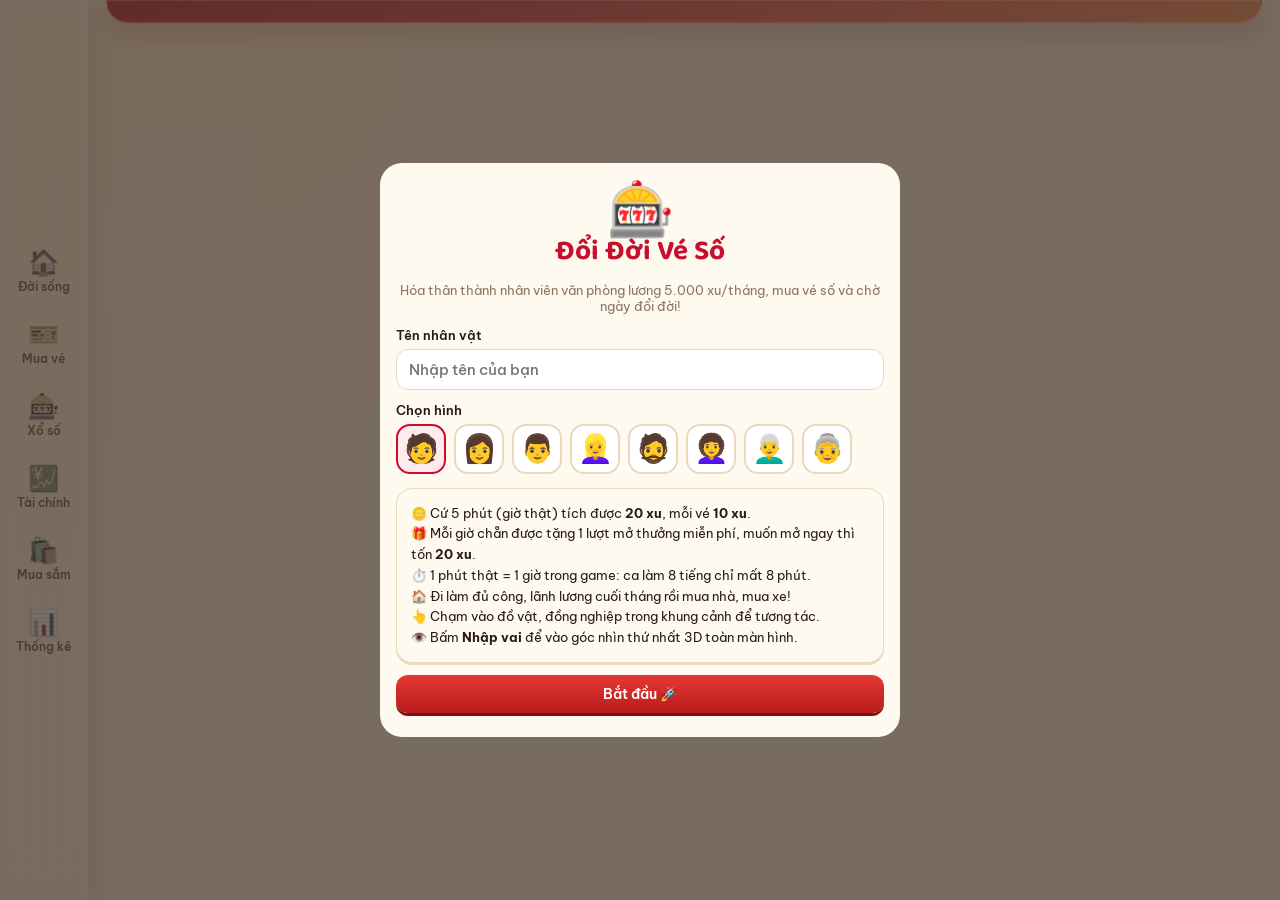
<file: apps/cot-song-kho-khan/index.html>
<!DOCTYPE html>
<html lang="vi">
<head>
<meta charset="utf-8">
<meta name="viewport" content="width=device-width,initial-scale=1,maximum-scale=1">
<title>Đổi Đời Vé Số</title>
<link rel="preconnect" href="https://fonts.googleapis.com">
<link rel="preconnect" href="https://fonts.gstatic.com" crossorigin>
<link href="https://fonts.googleapis.com/css2?family=Baloo+2:wght@600;700;800&family=Be+Vietnam+Pro:wght@400;500;600;700&display=swap" rel="stylesheet">
<style>
:root{--bg:#fbf3e4;--paper:#fffaf0;--ink:#2a1b12;--muted:#8b7562;--line:#ead9bf;--red:#c8102e;--gold:#f4b400;--gold2:#ffd966;--green:#18864b;--shadow:0 6px 18px rgba(80,40,10,.13)}
*{box-sizing:border-box;-webkit-tap-highlight-color:transparent}
html,body{margin:0;background:var(--bg);color:var(--ink);font-family:'Be Vietnam Pro',system-ui,sans-serif;font-size:15px}
body{background:radial-gradient(circle at 15% 0%,#fff3d6 0,transparent 45%),var(--bg);min-height:100vh}
#app{max-width:520px;margin:0 auto;padding-bottom:86px}
h1,h2,h3,.disp{font-family:'Baloo 2',system-ui,sans-serif;margin:0;line-height:1.2}
h2{font-size:22px;margin-bottom:8px}
#top{position:sticky;top:0;z-index:20;background:linear-gradient(135deg,#a50d24,#d92b2b 55%,#ef6a2a);color:#fff;padding:10px 14px 12px;border-radius:0 0 20px 20px;box-shadow:var(--shadow)}
.top-row{display:flex;align-items:center;gap:10px}
.ava{width:46px;height:46px;border-radius:50%;background:#ffffff2e;display:grid;place-items:center;font-size:27px;border:2px solid var(--gold2);position:relative;cursor:pointer;flex:none}
.ava .crown{position:absolute;top:-13px;font-size:17px}
.who{flex:1;min-width:0}
.who b{display:block;font-size:16px;white-space:nowrap;overflow:hidden;text-overflow:ellipsis}
.who small{opacity:.92;font-size:12px}
.xu{font-family:'Baloo 2',sans-serif;font-size:25px;font-weight:800;color:var(--gold2);text-align:right;line-height:1;position:relative}
.xu small{display:block;font-size:11px;color:#fff;opacity:.85;font-family:'Be Vietnam Pro';font-weight:500}
.xu.neg{color:#ffc4c4}
.fx{position:absolute;right:0;top:-4px;color:#fff;font-size:15px;animation:fx 1.4s forwards;pointer-events:none}
@keyframes fx{to{transform:translateY(-22px);opacity:0}}
.top-meta{display:flex;justify-content:space-between;margin-top:8px;font-size:12.5px;gap:8px}
.pill{background:#00000026;border-radius:99px;padding:3px 10px;white-space:nowrap}
#view{padding:14px}
.card{background:var(--paper);border:1px solid var(--line);border-radius:16px;padding:14px;margin-bottom:12px;box-shadow:0 2px 0 var(--line)}
.card h3{font-size:18px;margin-bottom:6px;display:flex;align-items:center;gap:6px}
.muted{color:var(--muted);font-size:13px}
.row{display:flex;gap:8px;flex-wrap:wrap;align-items:center}
.btn{border:0;border-radius:12px;padding:10px 14px;font:600 14px 'Be Vietnam Pro',sans-serif;background:#efe2cc;color:var(--ink);cursor:pointer;transition:transform .08s}
.btn:active{transform:scale(.95)}
.btn.pri{background:linear-gradient(180deg,#e53935,#b71c1c);color:#fff;box-shadow:0 3px 0 #7f0f12}
.btn.gold{background:linear-gradient(180deg,#ffd54f,#f4b400);color:#4a2c00;box-shadow:0 3px 0 #b07f00}
.btn.green{background:linear-gradient(180deg,#2eb872,#18864b);color:#fff;box-shadow:0 3px 0 #0e5a31}
.btn:disabled{opacity:.42;box-shadow:none;cursor:not-allowed;transform:none}
.btn.sm{padding:7px 11px;font-size:13px;border-radius:10px}
.btn.block{width:100%;margin-top:12px}
.inp{width:100%;padding:10px 12px;border-radius:12px;border:1.5px solid var(--line);font:500 15px 'Be Vietnam Pro',sans-serif;background:#fff;color:var(--ink);outline:none}
.inp:focus{border-color:#e0a24a}
.lbl{display:block;font-weight:600;font-size:13px;margin:12px 0 6px}
.chk{display:flex;gap:8px;align-items:center;margin-top:12px;font-weight:500}
nav#nav{position:fixed;bottom:0;left:0;right:0;z-index:30;display:flex;justify-content:center;background:#fffaf0f2;backdrop-filter:blur(8px);border-top:1px solid var(--line)}
nav .inner{display:flex;max-width:520px;width:100%}
nav button{flex:1;border:0;background:none;padding:7px 0 10px;font:600 11px 'Be Vietnam Pro',sans-serif;color:var(--muted);display:flex;flex-direction:column;align-items:center;gap:1px;cursor:pointer;position:relative}
nav button span{font-size:22px;filter:grayscale(.7);transition:transform .15s}
nav button.on{color:var(--red)}
nav button.on span{filter:none;transform:translateY(-2px) scale(1.08)}
.ndot{position:absolute;top:3px;left:55%;background:var(--red);color:#fff;font:700 10px 'Be Vietnam Pro';border-radius:99px;padding:1px 5px;font-style:normal}
.ndot:empty{display:none}
/* ===== scenes ===== */
.scn{position:relative;width:100%;aspect-ratio:4/3;border-radius:18px;overflow:hidden;margin-bottom:12px;border:1px solid var(--line);container-type:size;user-select:none;-webkit-user-select:none;background:#cde7ff;box-shadow:var(--shadow);isolation:isolate}
.scn .wall,.scn .floor{position:absolute;left:0;right:0}
.scn .wall{top:0;bottom:30%}
.scn .floor{bottom:0;height:30%}
.scn .o{position:absolute;line-height:1;font-size:calc(var(--s,10)*1cqmin);transform:translateX(-50%);white-space:nowrap;z-index:2}
.scn .tap{cursor:pointer}
.scn .tap:hover{filter:drop-shadow(0 0 .5cqmin #fff) drop-shadow(0 0 1.2cqmin #ffc107)}
.scn .face{display:inline-block}
.scn .flip{transform:scaleX(-1)}
.scn .ch{transition:left 1.3s ease-in-out,bottom 1.3s ease-in-out;z-index:3}
.scn .ch.walk{z-index:5}
.scn .walk .face{animation:hop .28s ease-in-out infinite alternate}
@keyframes hop{to{transform:translateY(-.9cqmin)}}
.scn .sky{position:absolute;inset:0;transition:background 2s}
.scn .sun{position:absolute;right:10%;top:8%;font-size:6cqmin;line-height:1;z-index:1}
.scn .win{position:absolute;border:1cqmin solid #fff;border-radius:.8cqmin;overflow:hidden;box-shadow:0 .5cqmin 0 #0002;cursor:pointer;z-index:1}
.scn .win .bar{position:absolute;left:50%;top:0;bottom:0;width:.7cqmin;margin-left:-.35cqmin;background:#fff;z-index:3}
.scn .city{position:absolute;left:0;right:0;bottom:0;height:62%}
.scn .bld{position:absolute;bottom:0;background-color:#62748c;background-image:radial-gradient(#ffffff38 28%,transparent 34%);background-size:1.7cqmin 1.7cqmin;transition:background-color 2s}
.scn.nt .bld{background-color:#1d2747;background-image:radial-gradient(#ffd75e 28%,transparent 34%)}
.scn .wire{position:absolute;left:-5%;right:-5%;height:14%;border-bottom:.35cqmin solid #222;border-radius:0 0 50% 50%;z-index:2}
.scn .river{position:absolute;left:0;right:0;bottom:0;height:18%;background:linear-gradient(#69a7dd,#2f6ca3)}
.scn .hill{position:absolute;left:-10%;right:-10%;bottom:0;height:55%;background:radial-gradient(ellipse 60% 70% at 25% 100%,#74c160 98%,transparent 100%),radial-gradient(ellipse 60% 80% at 80% 100%,#5aa84a 98%,transparent 100%)}
.scn .pool{position:absolute;left:25%;width:50%;bottom:4%;height:16%;background:linear-gradient(#81d4fa,#0288d1);border-radius:50%;border:.5cqmin solid #eee}
.scn .tree{position:absolute;bottom:14%;font-size:9cqmin;line-height:1;transform:translateX(-50%)}
.scn.nt .hill,.scn.nt .river,.scn.nt .pool,.scn.nt .tree{filter:brightness(.5)}
.scn .rain{position:absolute;inset:-20% 0 0;pointer-events:none;z-index:7;opacity:.55;background-image:linear-gradient(100deg,transparent 0 46%,#ffffffbb 48%,transparent 50%);background-size:3cqmin 6cqmin;animation:rain .35s linear infinite}
@keyframes rain{to{background-position:-1.2cqmin 6cqmin}}
.scn .ngt{position:absolute;inset:0;background:#0a1238;opacity:0;transition:opacity 2s;pointer-events:none;z-index:6}
.scn .lmp{position:absolute;inset:0;pointer-events:none;z-index:6;opacity:0;transition:opacity 1.5s;background:radial-gradient(circle at 50% 0,#ffe7a0 0,#ffe7a055 25%,transparent 60%);mix-blend-mode:screen}
.scn .clk{position:absolute;width:9cqmin;height:9cqmin;border-radius:50%;background:#fff;border:.7cqmin solid #6d4c41;transform:translateX(-50%);cursor:pointer;z-index:1;box-shadow:0 .4cqmin 0 #0002}
.scn .clk i{position:absolute;left:50%;bottom:50%;transform-origin:50% 100%;background:#333;border-radius:1cqmin}
.scn .clk .hh{width:.7cqmin;height:2.4cqmin;margin-left:-.35cqmin}
.scn .clk .mh{width:.45cqmin;height:3.4cqmin;margin-left:-.22cqmin;background:#c62828}
.scn .blk{position:absolute;transform:translateX(-50%);border-radius:.8cqmin .8cqmin 0 0;z-index:1}
.scn .desk{position:absolute;transform:translateX(-50%);width:17%;height:15%;bottom:9%;z-index:4;background:linear-gradient(#a1887f 0 20%,#6d4c41 20% 30%,transparent 30%)}
.scn .desk.mine{background:linear-gradient(#ffcc80 0 20%,#c17900 20% 30%,transparent 30%)}
.scn .desk:before,.scn .desk:after{content:'';position:absolute;top:28%;bottom:0;width:6%;background:#5d4037}
.scn .desk:before{left:6%}.scn .desk:after{right:6%}
.scn .mon{z-index:5}
.scn .cw{transition:opacity .6s}
.scn .cw.away{opacity:0;pointer-events:none}
.scn .st{z-index:5;animation:bubm 2s ease-in-out infinite;pointer-events:none}
@keyframes bubm{50%{transform:translate(-50%,-.6cqmin)}}
.scn .door{position:absolute;transform:translateX(-50%);background:linear-gradient(90deg,#8d6e63,#795548);border:.6cqmin solid #5d4037;border-bottom:0;border-radius:1cqmin 1cqmin 0 0;z-index:1}
.scn .door:after{content:'';position:absolute;right:14%;top:52%;width:1.4cqmin;height:1.4cqmin;border-radius:50%;background:#ffd54f}
.scn .board{position:absolute;background:#fff;border:.6cqmin solid #90a4ae;border-radius:.6cqmin;display:flex;flex-direction:column;align-items:center;justify-content:center;font:700 clamp(9px,2.3cqmin,14px)/1.3 'Be Vietnam Pro',sans-serif;color:#37474f;text-align:center;cursor:pointer;z-index:1}
.scn .board b{color:#c62828;font-size:1.2em}
.scn .counter{position:absolute;background:linear-gradient(#cfd8dc 0 18%,#90a4ae 18%);border-radius:.6cqmin .6cqmin 0 0;z-index:1}
.scn .jam,.scn .ring{animation:shake .25s infinite}
@keyframes shake{25%{transform:translateX(-56%) rotate(-5deg)}75%{transform:translateX(-44%) rotate(5deg)}}
.scn .glow{filter:drop-shadow(0 0 1.4cqmin #7fd3ff) drop-shadow(0 0 .6cqmin #fff)}
.scn .spin{display:inline-block;animation:spin 1s linear infinite}
@keyframes spin{to{transform:rotate(360deg)}}
.scn .typing{animation:typ .16s steps(2) infinite}
@keyframes typ{50%{transform:translate(-50%,-.5cqmin)}}
.scn .bub{position:absolute;transform:translateX(-50%);background:#fff;color:#2a1b12;border-radius:1.8cqmin;padding:.9cqmin 1.6cqmin;font:600 clamp(10.5px,2.7cqmin,15px)/1.35 'Be Vietnam Pro',sans-serif;max-width:min(58cqw,300px);width:max-content;box-shadow:0 .6cqmin 1.8cqmin #0004;z-index:9;pointer-events:none;animation:bIn .25s cubic-bezier(.3,1.5,.5,1);text-align:center}
.scn .bub:after{content:'';position:absolute;left:50%;top:100%;margin-left:-1cqmin;border:1cqmin solid transparent;border-top-color:#fff}
@keyframes bIn{from{transform:translateX(-50%) scale(.5);opacity:0}}
.scn .flt{position:absolute;transform:translateX(-50%);font:800 clamp(13px,3.6cqmin,22px) 'Baloo 2',sans-serif;color:#18864b;text-shadow:0 0 3px #fff,0 0 6px #fff;z-index:9;pointer-events:none;animation:flt 1.4s forwards;white-space:nowrap}
@keyframes flt{to{transform:translate(-50%,-7cqmin);opacity:0}}
.scn .task{position:absolute;transform:translateX(-50%);background:#fff;border:.45cqmin solid #f4b400;border-radius:1.4cqmin;padding:.7cqmin 1.3cqmin;font:700 clamp(10px,2.5cqmin,14px) 'Be Vietnam Pro',sans-serif;color:#2a1b12;white-space:nowrap;cursor:pointer;z-index:8;box-shadow:0 .5cqmin 0 #c79100;animation:bIn .3s}
.scn .task:active{transform:translateX(-50%) scale(.93)}
.scn .task .tb{height:.9cqmin;min-height:3px;background:#eee;border-radius:9px;margin-top:.5cqmin;overflow:hidden}
.scn .task .tb i{display:block;height:100%;background:#2eb872;transition:width .15s}
.scn .hud{position:absolute;left:1.8cqmin;right:1.8cqmin;top:1.8cqmin;display:flex;justify-content:space-between;align-items:flex-start;gap:6px;z-index:8;pointer-events:none}
.scn .hud>span{background:#000000a8;color:#fff;font:600 clamp(10.5px,2.6cqmin,14px) 'Be Vietnam Pro',sans-serif;padding:.7cqmin 1.7cqmin;border-radius:99px;white-space:nowrap}
.scn .enb{display:inline-block;width:8cqmin;min-width:30px;height:1.2cqmin;min-height:5px;background:#ffffff40;border-radius:9px;vertical-align:middle;overflow:hidden;margin-left:3px}
.scn .enb i{display:block;height:100%;width:0;background:#9be15d;transition:width .5s}
.scn .cap{position:absolute;left:0;right:0;bottom:0;padding:3cqmin 2.4cqmin 1.4cqmin;background:linear-gradient(transparent,#000000b0);color:#fff;font:500 clamp(10.5px,2.6cqmin,14px)/1.35 'Be Vietnam Pro',sans-serif;z-index:8;pointer-events:none;text-shadow:0 1px 2px #000}
.scn .trip{display:inline-block;position:relative;width:14cqmin;min-width:50px;height:.6cqmin;min-height:3px;background:#ffffff55;border-radius:9px;margin:0 4px;vertical-align:middle}
.scn .trip i{position:absolute;top:50%;left:0;width:1.8cqmin;height:1.8cqmin;min-width:8px;min-height:8px;border-radius:50%;background:#ffd54f;transform:translate(-50%,-50%);transition:left .9s linear}
.scn .strip{position:absolute;left:0;width:200%;display:flex;animation:scroll linear infinite;z-index:1}
.scn .strip>div{position:relative;flex:1;height:100%}
@keyframes scroll{to{transform:translateX(-50%)}}
.scn .far{bottom:31%;height:44%;animation-duration:45s}
.scn .mid{bottom:30%;height:20%;animation-duration:14s}
.scn .mid>div{display:flex;justify-content:space-around;align-items:flex-end;font-size:11cqmin;line-height:1}
.scn .walkway{position:absolute;left:0;right:0;bottom:24%;height:7%;z-index:1;background:repeating-linear-gradient(90deg,#d8d0c3 0 5%,#cbc2b4 5% 10%);background-size:200% 100%;animation:roadmv 6s linear infinite}
.scn .road{position:absolute;left:0;right:0;bottom:0;height:24%;background:#4a4a52;z-index:1}
.scn .lane{position:absolute;left:0;right:0;bottom:11.5%;height:1.1%;z-index:2;background:repeating-linear-gradient(90deg,#fff 0 4%,transparent 4% 10%);background-size:200% 100%;animation:roadmv 1.6s linear infinite}
@keyframes roadmv{from{background-position:0 0}to{background-position:100% 0}}
.scn.sc-commute .cap{bottom:auto;top:8.5cqmin;background:none;padding:1cqmin 2.4cqmin}
.scn .bobf{display:inline-block;animation:bobf .3s ease-in-out infinite alternate}
@keyframes bobf{from{transform:scaleX(-1)}to{transform:scaleX(-1) translateY(-.6cqmin)}}
.prog{height:10px;background:var(--line);border-radius:99px;overflow:hidden;margin-top:6px}
.prog i{display:block;height:100%;background:linear-gradient(90deg,#2eb872,#9be15d);width:0;transition:width .6s}
.kv{display:grid;grid-template-columns:1fr auto;gap:5px 10px;font-size:14px}
.kv b{text-align:right}
.kv .sep{grid-column:1/-1;border-top:1px dashed var(--line);margin:3px 0}
/* tickets */
.tgrid{display:grid;grid-template-columns:repeat(2,1fr);gap:10px}
.vt{position:relative;background:linear-gradient(160deg,#ffe6ee,#ffd0dd);border:2px solid #eaa3b9;border-radius:10px;padding:7px 8px 7px 16px;cursor:pointer;overflow:hidden;user-select:none}
.vt:before{content:'';position:absolute;left:4px;top:6px;bottom:6px;border-left:3px dotted #e48fa9}
.vt .h{font-size:9px;font-weight:700;color:#a3123d;letter-spacing:.4px;text-transform:uppercase}
.vt .d{font-size:10.5px;color:#7a3a4b}
.vt .n{font-family:'Baloo 2',sans-serif;font-weight:800;font-size:27px;letter-spacing:3px;color:#7a0d2c;line-height:1.1}
.vt.sel{background:linear-gradient(160deg,#fff4c2,#ffe08a);border-color:#e0b100;box-shadow:0 0 0 3px #f4b40066}
.vt.sel:after{content:'✓';position:absolute;right:7px;top:6px;background:var(--green);color:#fff;border-radius:50%;width:20px;height:20px;display:grid;place-items:center;font-size:12px;font-weight:700}
.vt .pretty{position:absolute;right:6px;bottom:5px;font-size:10px;background:var(--gold);color:#4a2c00;border-radius:6px;padding:0 5px;font-weight:700}
.npc{display:flex;gap:10px;align-items:flex-end;margin-top:10px}
.npcf{font-size:44px;line-height:1}
.bubble{background:#fff;border:1.5px solid var(--line);border-radius:14px 14px 14px 4px;padding:8px 12px;font-size:13.5px;flex:1}
.buybar{position:sticky;bottom:72px;margin-top:12px;background:#2a1b12;color:#fff;border-radius:14px;padding:8px 8px 8px 14px;display:flex;justify-content:space-between;align-items:center;gap:8px;box-shadow:var(--shadow);z-index:5}
.buybar .btn:not(.pri){background:#ffffff22;color:#fff}
.ng{display:grid;grid-template-columns:repeat(9,1fr);gap:5px}
.ng button{aspect-ratio:1;border-radius:50%;border:1.5px solid var(--line);background:#fff;font:700 14px 'Baloo 2',sans-serif;color:var(--ink);cursor:pointer;padding:0}
.ng button.on{background:var(--pc);color:#fff;border-color:var(--pc);transform:scale(1.07)}
.ng.sp{grid-template-columns:repeat(6,1fr);max-width:300px}
.ng.sp button.on{background:var(--gold);border-color:var(--gold);color:#4a2c00}
.m3pick{display:flex;gap:12px;justify-content:center;margin:12px 0}
.m3d{display:flex;flex-direction:column;align-items:center;gap:4px}
.m3d span{font:800 46px 'Baloo 2',sans-serif;width:64px;text-align:center;background:#fff;border:2px solid var(--line);border-radius:14px;color:var(--pc)}
.m3d button{border:0;background:#efe2cc;border-radius:10px;width:52px;height:30px;font-size:14px;cursor:pointer}
.chips{display:flex;gap:6px;overflow-x:auto;padding-bottom:4px;margin-bottom:10px;scrollbar-width:none}
.chips::-webkit-scrollbar{display:none}
.chip{flex:none;border:1.5px solid var(--line);background:#fff;border-radius:99px;padding:7px 12px;font:600 13px 'Be Vietnam Pro',sans-serif;cursor:pointer;color:var(--ink);white-space:nowrap}
.chip.on{background:var(--ink);color:#fff;border-color:var(--ink)}
.chip small{color:var(--muted);font-weight:500}
.favs{display:flex;flex-wrap:wrap;gap:6px;margin-top:10px;align-items:center}
.fav{display:inline-flex;align-items:center}
.fav .chip{padding:5px 10px;font-size:12px;border-radius:99px 0 0 99px;background:#fff8e1;border-color:#f3d27a}
.fav .x{border:1.5px solid #f3d27a;border-left:0;background:#fff8e1;border-radius:0 99px 99px 0;padding:5px 8px;font-size:12px;cursor:pointer;color:var(--muted)}
.jpb{text-align:right;font-size:11px;color:var(--pc);line-height:1.3;flex:none}
.jpb b{font-family:'Baloo 2',sans-serif;font-size:16px}
details.pz{margin-top:12px;font-size:13px}
details.pz summary{cursor:pointer;font-weight:600;color:var(--muted)}
details.pz .kv{font-size:13px;margin-top:8px}
.tkl{display:flex;flex-wrap:wrap;gap:6px}
.tkn{font:800 17px 'Baloo 2',sans-serif;background:#ffe6ee;border:1.5px solid #eaa3b9;color:#7a0d2c;border-radius:8px;padding:1px 8px;letter-spacing:1.5px}
.tkn.m3t{background:#e0f2f1;border-color:#80cbc4;color:#00695c}
.tkv{display:inline-flex;flex-wrap:wrap;gap:3px;align-items:center;max-width:100%;background:#fff;border:1px solid var(--line);border-radius:99px;padding:3px 6px}
.tkv em{font-style:normal;font-size:11px;color:var(--muted);margin-left:3px}
.ball{display:inline-grid;place-items:center;width:26px;height:26px;border-radius:50%;background:radial-gradient(circle at 32% 28%,#ffffff99 0 12%,transparent 14%),var(--bc,var(--pc,#e53935));color:#fff;font:800 13px 'Baloo 2',sans-serif;box-shadow:inset -3px -4px 0 #0003;flex:none}
.ball.big{width:44px;height:44px;font-size:19px}
.ball.spb{outline:2px dashed #ffffffaa;outline-offset:2px}
.ball.hit{box-shadow:inset -3px -4px 0 #0003,0 0 0 3px #ffd54f,0 0 14px #ffd54f}
.ball.dim{opacity:.4}
/* modal */
#modalWrap{position:fixed;inset:0;background:#2a1b12a0;z-index:60;display:flex;align-items:flex-end;justify-content:center}
#modalWrap.hidden{display:none}
.modal{background:var(--paper);width:100%;max-width:520px;max-height:90vh;overflow:auto;border-radius:22px 22px 0 0;padding:18px 16px 24px;animation:up .25s}
@media(min-width:560px){#modalWrap{align-items:center}.modal{border-radius:22px}}
@keyframes up{from{transform:translateY(40px);opacity:0}}
.avb{font-size:28px;width:50px;height:50px;border-radius:14px;border:2px solid var(--line);background:#fff;cursor:pointer}
.avb.on{border-color:var(--red);background:#ffebee}
.drl{display:flex;flex-direction:column;gap:6px;margin-top:10px}
.dr{display:flex;align-items:center;gap:10px;background:#fff;border:1px solid var(--line);border-radius:12px;padding:6px 10px}
.dr .e{font-size:24px;width:30px;text-align:center}
.dr b{flex:1;font-size:14px}
/* draw overlay */
#drawOv{position:fixed;inset:0;z-index:50;background:radial-gradient(circle at 50% 0,#5a1020,#14060b 72%);color:#fff;overflow:auto}
#drawOv.hidden{display:none}
.ov-in{max-width:520px;margin:0 auto;padding:16px 14px 40px}
.ov-head{display:flex;justify-content:space-between;align-items:center;margin-bottom:12px;gap:10px}
#stage{display:flex;flex-direction:column;align-items:center;gap:12px}
#drum{width:260px;height:260px}
.balls{display:flex;gap:8px;flex-wrap:wrap;justify-content:center;min-height:48px}
.pop{animation:pop .4s cubic-bezier(.3,1.6,.5,1)}
@keyframes pop{from{transform:scale(0)}}
.kqh{font-family:'Baloo 2',sans-serif;font-size:17px;color:var(--gold2);text-align:center}
.kq{width:100%;border-collapse:collapse;background:var(--paper);color:var(--ink);border-radius:12px;overflow:hidden}
.kq td{border:1px solid var(--line);padding:6px 6px;text-align:center;font-family:'Baloo 2',sans-serif;font-weight:700;font-size:19px}
.kq td:first-child{font-family:'Be Vietnam Pro';font-size:12px;font-weight:600;width:78px;color:var(--muted);text-align:left;line-height:1.3}
.kq .nums{display:flex;flex-wrap:wrap;justify-content:center;gap:2px 14px}
.kq .nums span{letter-spacing:1px;padding:0 3px;border-radius:6px}
.kq .db span{color:var(--red);font-size:30px;letter-spacing:3px}
.kq .g8 span{color:var(--red);font-size:25px}
.kq .m3k span{font-size:22px;letter-spacing:2px}
.kq span.hit{background:#ffe082;box-shadow:0 0 0 2px #f4b400}
.res{background:var(--paper);color:var(--ink);border-radius:18px;padding:14px;margin-top:16px}
.sum{font-family:'Baloo 2',sans-serif;font-size:26px;text-align:center;line-height:1.25}
.sum .win{color:var(--green)}
.bots{font-size:12.5px;background:#fff;border:1px dashed var(--line);border-radius:12px;padding:8px 10px;margin:8px 0;color:var(--muted);line-height:1.5}
.rt{display:flex;gap:10px;align-items:center;padding:8px 0;border-bottom:1px dashed var(--line)}
.rt .tk{flex:1;min-width:0}
.scr{position:relative;width:132px;min-height:54px;border-radius:10px;background:#fff;border:1.5px solid var(--line);display:flex;flex-direction:column;justify-content:center;text-align:center;font-size:12px;font-weight:700;overflow:hidden;padding:4px;flex:none}
.scr canvas{position:absolute;inset:0;width:100%;height:100%;touch-action:none;cursor:grab}
.scr .w{color:var(--green)}
.scr .l{color:var(--muted);font-weight:500}
.scr .big{color:var(--red);font-size:13px}
/* toasts etc */
#toasts{position:fixed;top:10px;left:0;right:0;z-index:80;display:flex;flex-direction:column;align-items:center;gap:6px;pointer-events:none}
.toast{background:#2a1b12f0;color:#fff;padding:9px 14px;border-radius:12px;font-size:13.5px;max-width:92%;box-shadow:var(--shadow);animation:tin .3s}
@keyframes tin{from{transform:translateY(-12px);opacity:0}}
#confetti{position:fixed;inset:0;pointer-events:none;z-index:90;width:100%;height:100%}
.bg{display:grid;grid-template-columns:repeat(4,1fr);gap:8px}
.bd{text-align:center;font-size:11px;padding:8px 3px;border-radius:12px;background:#fff;border:1px solid var(--line);cursor:pointer;line-height:1.25}
.bd span{font-size:26px;display:block}
.bd.off{opacity:.33;filter:grayscale(1)}
.item{display:flex;gap:10px;align-items:center;padding:10px 0;border-bottom:1px dashed var(--line)}
.item:last-child{border-bottom:0}
.item .em{font-size:40px;width:50px;text-align:center;flex:none}
.item .info{flex:1;font-size:13px;min-width:0}
.item .info b{font-size:15px}
.item .act{text-align:right;flex:none}
.tag{display:inline-block;font-size:11px;background:#e8f5e9;color:#1b5e20;border-radius:6px;padding:1px 6px;margin:3px 3px 0 0}
.tag.r{background:#fdecea;color:#b71c1c}
.using{font-size:11px;color:var(--green);font-weight:700;margin-bottom:4px}
.hl{display:flex;gap:6px;align-items:center;padding:7px 0;border-bottom:1px dashed var(--line);font-size:13px;flex-wrap:wrap}
.hl:last-child{border-bottom:0}
.hl .k{font-weight:700;color:var(--muted);width:62px;flex:none}
.log{font-size:13px;padding:5px 0;border-bottom:1px dashed var(--line)}
.log:last-child{border-bottom:0}
.log i{font-style:normal;color:var(--muted);font-size:11.5px;margin-right:6px}
.dcard{border-left-width:6px}
hr{border:0;border-top:1px dashed var(--line);margin:18px 0}
.layout .main,.layout .side{min-width:0}
@media (orientation:portrait) and (min-width:700px){#app{max-width:700px}}
@media (orientation:landscape) and (min-width:700px){
 #app{max-width:1400px;padding:0 18px 24px 106px}
 nav#nav{top:0;right:auto;width:88px;border-top:0;border-right:1px solid var(--line);flex-direction:column;justify-content:center;background:#fffaf0}
 nav .inner{flex-direction:column;gap:4px;padding:0 8px}
 nav button{flex:none;padding:10px 0;border-radius:14px;font-size:11.5px}
 nav button.on{background:#fde4e1}
 nav button span{font-size:25px}
 .ndot{left:60%}
 #top{border-radius:0 0 22px 22px;padding:10px 20px 12px}
 #view{padding:16px 0}
 .scn{aspect-ratio:16/9}
 .layout{display:grid;grid-template-columns:minmax(0,1.8fr) minmax(300px,1fr);gap:16px;align-items:start}
 .grid2{display:grid;grid-template-columns:repeat(2,minmax(0,1fr));gap:14px;align-items:start}
 .dgrid{display:grid;grid-template-columns:repeat(auto-fill,minmax(290px,1fr));gap:14px}
 .dgrid>.card{margin:0}
 .tgrid{grid-template-columns:repeat(auto-fill,minmax(170px,1fr))}
 .ng{max-width:540px}
 .buybar{bottom:12px}
 .ov-in{max-width:1200px;display:grid;grid-template-columns:minmax(0,1fr) minmax(0,1fr);gap:24px;align-items:start;padding-top:20px}
 .ov-head{grid-column:1/-1;margin-bottom:0}
 #stage{position:sticky;top:16px}
 .res{margin-top:0}
 #drum{width:min(360px,38vw);height:auto;aspect-ratio:1}
}
@media (orientation:landscape) and (max-height:540px){
 #top{position:static}
 nav button{padding:4px 0;font-size:10.5px}
 nav button span{font-size:20px}
}
/* ===== first-person ===== */
.scnWrap{position:relative}
.scnWrap .scn .cap{padding-right:118px}
.fpBtn{position:absolute;right:10px;bottom:22px;z-index:10;border:0;border-radius:99px;padding:8px 13px;font:700 13px 'Be Vietnam Pro',sans-serif;background:linear-gradient(180deg,#ffd54f,#f4b400);color:#4a2c00;box-shadow:0 3px 0 #b07f00,0 4px 12px #0005;cursor:pointer;animation:fpPulse 2.4s ease-in-out infinite}
.fpBtn:active{transform:scale(.95)}
@keyframes fpPulse{50%{box-shadow:0 3px 0 #b07f00,0 0 0 6px #ffd54f55}}
#fpv{position:fixed;inset:0;z-index:55;background:#111;touch-action:none;user-select:none;-webkit-user-select:none;overflow:hidden;font-family:'Be Vietnam Pro',sans-serif}
#fpv.hidden{display:none}
#fpCanvas{position:absolute;inset:0;width:100%;height:100%;display:block;touch-action:none}
.fp-top{position:absolute;top:max(10px,env(safe-area-inset-top));left:max(10px,env(safe-area-inset-left));right:max(10px,env(safe-area-inset-right));display:flex;gap:6px;align-items:center;flex-wrap:wrap;z-index:6;pointer-events:none}
.fp-top span{background:#000000a8;color:#fff;padding:5px 10px;border-radius:99px;font-size:13px;font-weight:600;white-space:nowrap}
#fpExit{margin-left:auto;pointer-events:auto;border:0;background:#e53935;color:#fff;font:700 13px 'Be Vietnam Pro',sans-serif;padding:8px 14px;border-radius:99px;cursor:pointer;box-shadow:0 3px 0 #7f0f12}
#fpTrip{position:absolute;top:calc(max(10px,env(safe-area-inset-top)) + 42px);left:50%;transform:translateX(-50%);z-index:6;pointer-events:none;text-align:center;color:#fff;font-size:13px;font-weight:600;text-shadow:0 1px 3px #000;width:min(320px,70vw)}
.fpTb{height:7px;background:#ffffff40;border-radius:9px;overflow:hidden;margin-top:4px}
.fpTb i{display:block;height:100%;width:0;background:#ffd54f;transition:width .8s linear}
.fp-cross{position:absolute;left:50%;top:50%;width:14px;height:14px;margin:-7px 0 0 -7px;border-radius:50%;border:2px solid #ffffffcc;box-shadow:0 0 3px #000;z-index:4;pointer-events:none;transition:transform .15s,border-color .15s}
.fp-cross.on{transform:scale(1.6);border-color:#ffd54f}
#fpPrompt{position:absolute;left:50%;top:calc(50% + 24px);transform:translateX(-50%);background:#000000b8;color:#fff;font-size:14px;font-weight:600;padding:6px 12px;border-radius:10px;z-index:4;pointer-events:none;white-space:nowrap}
#fpSay{position:absolute;left:50%;bottom:calc(26vh + 16px);transform:translateX(-50%);width:max-content;max-width:min(90vw,560px);background:#fffaf0f2;color:#2a1b12;font-size:15px;font-weight:600;line-height:1.4;padding:10px 16px;border-radius:14px;box-shadow:0 6px 20px #0006;z-index:7;pointer-events:none;text-align:center}
#fpFloat{position:absolute;left:50%;top:40%;transform:translateX(-50%);font:800 28px 'Baloo 2',sans-serif;color:#ffd54f;text-shadow:0 2px 6px #000;z-index:7;pointer-events:none;opacity:0}
#fpFloat.on{animation:fpFl 1.4s forwards}
@keyframes fpFl{0%{opacity:0;transform:translate(-50%,10px)}15%{opacity:1}100%{opacity:0;transform:translate(-50%,-50px)}}
#fpJoy{position:absolute;left:28px;bottom:36px;width:120px;height:120px;border-radius:50%;background:#ffffff1f;border:2px solid #ffffff55;z-index:5;pointer-events:none;display:none}
#fpv.touch #fpJoy{display:block}
#fpJoy.act{background:#ffffff33}
#fpJoy i{position:absolute;left:50%;top:50%;width:52px;height:52px;margin:-26px;border-radius:50%;background:#ffffffb0;box-shadow:0 2px 8px #0005}
#fpAct,#fpHorn{position:absolute;right:max(24px,env(safe-area-inset-right));bottom:40px;width:86px;height:86px;border-radius:50%;border:0;background:#ffd54f;color:#4a2c00;font:800 13px/1.2 'Be Vietnam Pro',sans-serif;z-index:6;box-shadow:0 4px 0 #b07f00,0 6px 16px #0006;cursor:pointer}
#fpHorn{bottom:140px;width:62px;height:62px;font-size:26px;background:#eceff1;box-shadow:0 3px 0 #90a4ae}
#fpWork{position:absolute;right:max(14px,env(safe-area-inset-right));top:62px;width:min(360px,92vw);max-height:calc(100% - 80px);overflow:auto;background:#fffaf0f5;border-radius:18px;padding:14px;z-index:7;box-shadow:0 10px 30px #0007;color:var(--ink)}
#fpWork.hidden{display:none}
#fpWork h3{font-size:19px;margin-bottom:8px}
.fpTask{display:block;width:100%;text-align:left;border:2px solid #f4b400;background:#fff;border-radius:12px;padding:10px 12px;margin-bottom:8px;font:700 15px 'Be Vietnam Pro',sans-serif;cursor:pointer;box-shadow:0 3px 0 #c79100;color:var(--ink)}
.fpTask:active{transform:scale(.97)}
.fpTask .tb{height:7px;background:#eee;border-radius:9px;margin-top:6px;overflow:hidden}
.fpTask .tb i{display:block;height:100%;background:#2eb872;transition:width .15s}
#fpHelp{position:absolute;left:50%;bottom:calc(26vh + 70px);transform:translateX(-50%);background:#000000b0;color:#fff;font-size:13px;line-height:1.45;padding:8px 14px;border-radius:12px;z-index:6;pointer-events:none;max-width:min(92vw,620px);text-align:center;opacity:0;transition:opacity .5s}
#fpHelp.show{opacity:1}
#fpFlash{position:absolute;inset:0;background:#ff1744;opacity:0;pointer-events:none;z-index:5}
#fpFlash.on{animation:fpFlash .6s}
@keyframes fpFlash{0%{opacity:.55}100%{opacity:0}}
#fpLoad{position:absolute;inset:0;display:flex;align-items:center;justify-content:center;color:#fff;font:700 18px 'Be Vietnam Pro',sans-serif;z-index:8;background:#111}
#fpCock{position:absolute;inset:0;pointer-events:none;z-index:3}
.ck-bar{position:absolute;left:0;right:0;bottom:0;height:26vh}
.ck-bar svg{position:absolute;left:-4%;width:108%;bottom:-1vh;height:20vh;transform-origin:50% 100%;filter:drop-shadow(0 -3px 6px #0006)}
.ck-speed{position:absolute;left:50%;bottom:2vh;transform:translateX(-50%);width:min(20vh,120px);height:min(20vh,120px);border-radius:50%;background:radial-gradient(#263238,#111);border:4px solid #546e7a;color:#fff;display:flex;flex-direction:column;align-items:center;justify-content:center;font-family:'Baloo 2',sans-serif;box-shadow:0 0 0 3px #0008;z-index:2}
.ck-speed b{font-size:min(6.5vh,38px);line-height:1}
.ck-speed small{font:600 11px 'Be Vietnam Pro',sans-serif;opacity:.8}
.ck-speed.moto{width:min(14vh,88px);height:min(14vh,88px);bottom:6vh}
.ck-speed.moto b{font-size:min(5vh,28px)}
.ck-dash{position:absolute;left:-5%;right:-5%;bottom:0;height:24vh;background:linear-gradient(#2b2b30,#151517);border-radius:50% 50% 0 0/35% 35% 0 0;box-shadow:0 -6px 18px #0008}
.ck-dash.sieuxe{background:linear-gradient(#4a0f14,#140405)}
.ck-dash .ck-speed{left:66%}
.ck-wheel{position:absolute;left:24%;bottom:-14vh;width:min(48vh,320px);height:min(48vh,320px);filter:drop-shadow(0 -4px 8px #0008)}
.ck-bus{position:absolute;inset:0;border:5vw solid #263238;border-top-width:9vh;border-bottom-width:20vh;border-radius:26px;box-shadow:inset 0 0 0 8px #455a64,inset 0 0 40px #0008}
.ck-bus-label{position:absolute;left:50%;bottom:7vh;transform:translateX(-50%);color:#fff;font:600 14px 'Be Vietnam Pro',sans-serif;white-space:nowrap;text-shadow:0 1px 3px #000}
/* ===== v4 characters ===== */
.chr{display:block;width:.5em;height:1em;overflow:visible}
.chr g{transform-box:view-box}
.chr .arm.l{transform-origin:10px 27.5px}.chr .arm.r{transform-origin:30px 27.5px}
.chr .lg.l{transform-origin:16.8px 49px}.chr .lg.r{transform-origin:23.2px 49px}
.chr .hd{transform-origin:20px 24px;animation:headI 4s ease-in-out infinite}.chr .bd{transform-origin:20px 48px}
.chr .eye,.chr .mouth{transform-box:fill-box;transform-origin:center}
.chr .eye{animation:blink 4.4s infinite}
@keyframes blink{0%,93%,100%{transform:scaleY(1)}96%{transform:scaleY(.12)}}
@keyframes headI{50%{transform:rotate(3deg) translateY(.4px)}}
.walk .chr .lg.l{animation:stepA .5s ease-in-out infinite}.walk .chr .lg.r{animation:stepA .5s ease-in-out -.25s infinite}
@keyframes stepA{0%,100%{transform:translateY(0) scaleY(1)}50%{transform:translateY(-2.6px) scaleY(.88)}}
.walk .chr .arm.l{animation:swing .5s ease-in-out infinite alternate}.walk .chr .arm.r{animation:swing .5s ease-in-out -.5s infinite alternate}
@keyframes swing{from{transform:rotate(16deg)}to{transform:rotate(-16deg)}}
.walk .chr .bd,.walk .chr .hd{animation:bobw .25s ease-in-out infinite alternate}
@keyframes bobw{to{transform:translateY(-1.3px)}}
.type .chr .arm.l{animation:typL .2s ease-in-out infinite alternate}.type .chr .arm.r{animation:typR .2s ease-in-out infinite alternate}
@keyframes typL{from{transform:rotate(-40deg)}to{transform:rotate(-28deg)}}
@keyframes typR{from{transform:rotate(28deg)}to{transform:rotate(40deg)}}
.wave .chr .arm.r,.chr.wave .arm.r{animation:wave .35s ease-in-out infinite alternate}
@keyframes wave{from{transform:rotate(-155deg)}to{transform:rotate(-120deg)}}
.talk .chr .mouth{animation:talkm .15s infinite alternate}
@keyframes talkm{to{transform:scaleY(2.4) scaleX(.8)}}
.sleep .chr{transform:rotate(-90deg)}.sleep .chr .eye{animation:none;transform:scaleY(.12)}
.ride .chr .lg.l{transform:rotate(28deg)}.ride .chr .lg.r{transform:rotate(-28deg)}.ride .chr .arm.l{transform:rotate(-32deg)}.ride .chr .arm.r{transform:rotate(32deg)}
/* street */
.scn .shopf{position:absolute;bottom:34%;height:46%;border-radius:1.2cqmin 1.2cqmin 0 0;z-index:1;cursor:pointer;box-shadow:inset 0 -1cqmin 0 #0002}
.scn .shopf:hover{filter:brightness(1.1)}
.scn .sgn{background:#fff;color:#222;font:800 clamp(6.5px,2cqmin,12px)/1.15 'Be Vietnam Pro',sans-serif;margin:6% 5% 0;text-align:center;border-radius:.6cqmin;padding:.5cqmin .3cqmin;white-space:nowrap;overflow:hidden;text-overflow:ellipsis}
.scn .sem{font-size:8cqmin;text-align:center;margin-top:4%;line-height:1}
.scn .sdoor{position:absolute;bottom:0;left:32%;width:36%;height:34%;background:#3e2723cc;border-radius:1cqmin 1cqmin 0 0}
.scn .awn{position:absolute;left:-3%;right:-3%;top:38%;height:8%;background:repeating-linear-gradient(90deg,#fff 0 10%,rgba(0,0,0,.22) 10% 20%);border-radius:0 0 1.2cqmin 1.2cqmin;box-shadow:0 .6cqmin 0 #0002}
.plate{font:700 clamp(7px,2cqmin,11px) 'Be Vietnam Pro',sans-serif !important;background:#fffde7;color:#5d4037;padding:.3em .7em;border-radius:.5em;box-shadow:0 1px 0 #0003}
/* ui */
.ci7{display:grid;grid-template-columns:repeat(7,1fr);gap:4px;margin-top:8px}
.ci7 div{background:#fff;border:1px solid var(--line);border-radius:10px;text-align:center;padding:4px 1px;font-size:10px;line-height:1.3}
.ci7 div b{display:block;font-size:17px}.ci7 div.got{background:#fff3c4;border-color:#f4b400}.ci7 div.big{border-width:2px;border-color:#e53935}
.chal{display:flex;gap:10px;align-items:center;padding:7px 0;border-bottom:1px dashed var(--line);font-size:13px}.chal>div:first-child{flex:1}.chal .prog{margin-top:4px}.chal.done{opacity:.5}
.evb{background:linear-gradient(120deg,#fff3e0,#ffe0b2);border-color:#ffb74d;font-size:15px}
.alb{display:grid;grid-template-columns:repeat(2,1fr);gap:8px;margin-top:10px}.alb>div{background:#fff;border:1px dashed var(--line);border-radius:12px;padding:8px;text-align:center;font-size:12px;opacity:.55}.alb>div.got{opacity:1;border-style:solid;border-color:#f4b400;background:#fffbea}.alb small{display:block;color:var(--muted);margin-top:4px}.alb .tkn{display:inline-block;margin-top:4px}
.wgrid{display:grid;grid-template-columns:repeat(auto-fill,minmax(76px,1fr));gap:6px;margin:4px 0 10px}
.wi,.pcard{border:1.5px solid var(--line);background:#fff;border-radius:12px;padding:4px 3px 6px;cursor:pointer;font-family:inherit;text-align:center;color:var(--ink)}
.wi.on{border-color:var(--green);background:#e8f5e9}.wi .wp{font-size:56px;height:56px;display:flex;justify-content:center}.wi small{display:block;font-size:10.5px;line-height:1.2;min-height:2.4em}.wi b{font-size:11px;color:var(--red)}.wi.on b{color:var(--green)}
.pcard .wp{font-size:96px;height:96px;display:flex;justify-content:center}
.wprev{font-size:150px;height:150px;display:flex;justify-content:center;margin:6px 0 10px}
.wt{font-weight:700;font-size:13px;margin-top:6px}
.stk{padding:10px 0;border-bottom:1px dashed var(--line)}.stk:last-child{border-bottom:0}
.warnbox{background:#fdecea;color:#b71c1c;border-radius:10px;padding:8px 10px;margin-top:8px;font-size:13.5px}.upbox{background:#e8f5e9;color:#1b5e20;border-radius:10px;padding:8px 10px;margin-top:8px;font-size:14px}
.sw{width:28px;height:28px;border-radius:50%;border:2px solid #fff;box-shadow:0 0 0 1.5px var(--line);cursor:pointer;padding:0}.sw.on{box-shadow:0 0 0 3px var(--red)}
.cmp{display:grid;grid-template-columns:auto 1fr auto;gap:8px;align-items:center;font-size:13px}.cmp .bar{height:14px;border-radius:7px}
.rl{margin:8px 0 0;padding-left:20px;font-size:14px;line-height:1.55}.rl li{margin-bottom:6px}
/* ===== frosted glass header/footer ===== */
#top{background:linear-gradient(135deg,rgba(165,13,36,.74),rgba(217,43,43,.64) 55%,rgba(239,106,42,.6));-webkit-backdrop-filter:blur(18px) saturate(170%);backdrop-filter:blur(18px) saturate(170%);border:1px solid rgba(255,255,255,.28);border-top:0;box-shadow:0 8px 26px rgba(120,20,20,.2),inset 0 1px 0 rgba(255,255,255,.3),inset 0 -1px 0 rgba(255,255,255,.12)}
#top .pill{background:rgba(255,255,255,.16);border:1px solid rgba(255,255,255,.22);-webkit-backdrop-filter:blur(6px);backdrop-filter:blur(6px)}
nav#nav{background:rgba(255,250,240,.5);-webkit-backdrop-filter:blur(20px) saturate(180%);backdrop-filter:blur(20px) saturate(180%);border-top:1px solid rgba(255,255,255,.65);box-shadow:0 -8px 24px rgba(80,40,10,.1),inset 0 1px 0 rgba(255,255,255,.7)}
nav button.on{text-shadow:0 1px 0 rgba(255,255,255,.6)}
@media (orientation:landscape) and (min-width:700px){nav#nav{border-top:0;border-right:1px solid rgba(255,255,255,.65);box-shadow:8px 0 24px rgba(80,40,10,.08),inset -1px 0 0 rgba(255,255,255,.7)}nav button.on{background:rgba(253,228,225,.75)}}
@supports not ((backdrop-filter:blur(1px)) or (-webkit-backdrop-filter:blur(1px))){#top{background:linear-gradient(135deg,#a50d24,#d92b2b 55%,#ef6a2a)}nav#nav{background:#fffaf0f2}}
</style>
</head>
<body>
<div id="app">
  <header id="top"></header>
  <main id="view"></main>
</div>
<nav id="nav"><div class="inner">
  <button data-a="tab" data-tab="home"><span>🏠</span>Đời sống</button>
  <button data-a="tab" data-tab="buy"><span>🎫</span>Mua vé</button>
  <button data-a="tab" data-tab="draw"><span>🎰</span>Xổ số<i class="ndot" id="ndot"></i></button>
  <button data-a="tab" data-tab="fin"><span>💹</span>Tài chính</button>
  <button data-a="tab" data-tab="shop"><span>🛍️</span>Mua sắm</button>
  <button data-a="tab" data-tab="stats"><span>📊</span>Thống kê</button>
</div></nav>
<div id="fpv" class="hidden">
 <canvas id="fpCanvas"></canvas>
 <div id="fpCock"></div>
 <div class="fp-top"><span id="fpLoc"></span><span id="fpClock"></span><span id="fpXu"></span><span>⚡ <b id="fpEn"></b></span><button id="fpExit" data-a="fpExit">✕ Thoát</button></div>
 <div id="fpTrip" style="display:none"><span id="fpTripTxt"></span><div class="fpTb"><i id="fpTripBar"></i></div></div>
 <div class="fp-cross"></div><div id="fpPrompt" style="display:none"></div>
 <div id="fpSay" style="display:none"></div><div id="fpFloat"></div><div id="fpHelp"></div><div id="fpFlash"></div>
 <div id="fpJoy"><i></i></div>
 <button id="fpAct" style="display:none">✋<br>Tương tác</button>
 <button id="fpHorn" style="display:none">📯</button>
 <div id="fpWork" class="hidden"><h3>🖥️ Máy tính của bạn</h3><div id="fpTasks"></div><button class="btn block" data-a="fpStand">🚶 Đứng dậy (E)</button></div>
 <div id="fpLoad">⏳ Đang dựng thế giới 3D…</div>
</div>
<div id="toasts"></div>
<div id="modalWrap" class="hidden"><div class="modal" id="modal"></div></div>
<div id="drawOv" class="hidden"><div class="ov-in">
  <div class="ov-head"><div><div class="disp" id="ovTitle" style="font-size:24px"></div><div id="ovSub" style="opacity:.75;font-size:13px"></div></div><button class="btn sm gold" id="skipBtn" data-a="skip">⏩ Tua nhanh</button></div>
  <div id="stage"></div>
  <div id="drawRes"></div>
</div></div>
<canvas id="confetti"></canvas>

<script>
'use strict';
/* ================= helpers ================= */
const $=s=>document.querySelector(s);
const fmt=n=>Math.round(n).toLocaleString('vi-VN');
const pad=(n,l=2)=>String(n).padStart(l,'0');
const rnd=()=>{const a=new Uint32Array(1);crypto.getRandomValues(a);return a[0]/4294967296};
const ri=n=>Math.floor(rnd()*n);
const shuffle=a=>{a=a.slice();for(let i=a.length-1;i>0;i--){const j=ri(i+1);[a[i],a[j]]=[a[j],a[i]]}return a};
const range=(a,b)=>{const r=[];for(let i=a;i<=b;i++)r.push(i);return r};
const sleepRaw=ms=>new Promise(r=>setTimeout(r,ms));
const digits=n=>{let s='';for(let i=0;i<n;i++)s+=ri(10);return s};
const uid=()=>Date.now().toString(36)+ri(1e9).toString(36);
const esc=s=>String(s).replace(/[&<>"']/g,c=>({'&':'&amp;','<':'&lt;','>':'&gt;','"':'&quot;',"'":'&#39;'}[c]));
const norm=s=>s.normalize('NFD').replace(/[̀-ͯ]/g,'').replace(/đ/g,'d').replace(/Đ/g,'D').toLowerCase();
function C(n,k){if(k<0||k>n)return 0;let r=1;for(let i=1;i<=k;i++)r=r*(n-k+i)/i;return Math.round(r)}
function combos(arr,k){const res=[];const rec=(s,c)=>{if(c.length===k){res.push(c.slice());return}for(let i=s;i<arr.length;i++){c.push(arr[i]);rec(i+1,c);c.pop()}};rec(0,[]);return res}
function poisson(l){if(l<=0)return 0;if(l>30){const g=Math.sqrt(-2*Math.log(rnd()||1e-9))*Math.cos(2*Math.PI*rnd());return Math.max(0,Math.round(l+Math.sqrt(l)*g))}const L=Math.exp(-l);let k=0,p=1;do{k++;p*=rnd()}while(p>L);return k-1}
const fmtMS=ms=>{const s=Math.max(0,Math.ceil(ms/1000));return Math.floor(s/60)+':'+pad(s%60)};

/* ================= constants ================= */
const COIN_MS=5*60*1000, COIN_BASE=20, OFF_CAP=8*3600*1000, GAP=70000, TICKET=10, DRAW_FEE=20, SALARY=5000, CC_BASE=300;
const EPOCH=Date.UTC(2026,0,1);
const DOW=['Chủ nhật','Thứ 2','Thứ 3','Thứ 4','Thứ 5','Thứ 6','Thứ 7'];
const AVATARS=['🧑','👩','👨','👱‍♀️','🧔','👩‍🦱','👨‍🦳','👵'];
const HOUSES=[
 {id:'tro',name:'Phòng trọ (thuê)',emoji:'🏚️',price:0,upkeep:1500,cap:6,passive:0,rent:true},
 {id:'canho',name:'Căn hộ mini',emoji:'🏢',price:250000,upkeep:500,cap:8,passive:.10},
 {id:'nhapho',name:'Nhà phố 3 tầng',emoji:'🏠',price:900000,upkeep:1000,cap:10,passive:.20},
 {id:'penthouse',name:'Penthouse view sông',emoji:'🏙️',price:2500000,upkeep:2000,cap:12,passive:.30},
 {id:'bietthu',name:'Biệt thự sân vườn',emoji:'🏰',price:8000000,upkeep:5000,cap:15,passive:.50}];
const VEHICLES=[
 {id:'bus',name:'Xe buýt (vé tháng)',emoji:'🚌',price:0,upkeep:100,commute:90,cc:0,rent:true},
 {id:'xedap',name:'Xe đạp',emoji:'🚲',price:1500,upkeep:0,commute:60,cc:50},
 {id:'xeso',name:'Xe máy số',emoji:'🏍️',price:18000,upkeep:150,commute:35,cc:150},
 {id:'tayga',name:'Xe tay ga',emoji:'🛵',price:45000,upkeep:250,commute:30,cc:300},
 {id:'oto',name:'Ô tô 5 chỗ',emoji:'🚗',price:650000,upkeep:2500,commute:25,cc:800},
 {id:'sieuxe',name:'Siêu xe thể thao',emoji:'🏎️',price:6000000,upkeep:8000,commute:20,cc:2000}];
const TITLES=[[0,'Dân thường',''],[20000,'Có của ăn của để',''],[200000,'Khá giả','😎'],[1000000,'Triệu phú xu','🕶️'],[3000000,'Đại gia','💎'],[10000000,'Tỷ phú vé số','👑']];
const PRODUCTS={
 kt:{name:'Kiến Thiết',sub:'Miền Nam · vé in sẵn 6 số',color:'#d81b60',icon:'🎟️'},
 mega:{name:'Mega 6/45',sub:'Chọn 6 số 01–45',color:'#e53935',icon:'🔴'},
 power:{name:'Power 6/55',sub:'Chọn 6 số 01–55',color:'#ef6c00',icon:'🟠'},
 lotto:{name:'Lotto 5/35',sub:'5 số 01–35 + 1 số ĐB 01–12',color:'#7b1fa2',icon:'🟣'},
 max3d:{name:'Max 3D',sub:'Chọn 1 số 000–999',color:'#00897b',icon:'🟢'}};
const PK=['kt','mega','power','lotto','max3d'];
const KT_PRIZES=[
 {k:'g8',name:'Giải Tám',n:1,d:2,val:100},{k:'g7',name:'Giải Bảy',n:1,d:3,val:200},{k:'g6',name:'Giải Sáu',n:3,d:4,val:400},
 {k:'g5',name:'Giải Năm',n:1,d:4,val:1000},{k:'g4',name:'Giải Tư',n:7,d:5,val:3000},{k:'g3',name:'Giải Ba',n:2,d:5,val:10000},
 {k:'g2',name:'Giải Nhì',n:1,d:5,val:15000},{k:'g1',name:'Giải Nhất',n:1,d:5,val:30000},{k:'db',name:'Đặc Biệt',n:1,d:6,val:2000000}];
const DAI=['TP.HCM','Đồng Tháp','Cà Mau','Bến Tre','Vũng Tàu','Bạc Liêu','Đồng Nai','Cần Thơ','Sóc Trăng','Tây Ninh','An Giang','Bình Thuận','Vĩnh Long','Bình Dương','Trà Vinh','Long An','Bình Phước','Hậu Giang','Tiền Giang','Kiên Giang','Đà Lạt'];
const M3D={db:{name:'Đặc biệt',n:2,val:1000},g1:{name:'Giải Nhất',n:4,val:350},g2:{name:'Giải Nhì',n:6,val:210},g3:{name:'Giải Ba',n:8,val:100}};
const JP={mega:12e6,p1:30e6,p2:3e6,lotto:6e6};
const PRIZE_INFO={
 kt:[['Đặc biệt (đúng cả 6 số)','2.000.000'],['Phụ ĐB (đúng 5 số cuối ĐB)','50.000'],['Giải Nhất (5 số cuối)','30.000'],['Giải Nhì (5 số cuối)','15.000'],['Giải Ba ×2 (5 số cuối)','10.000'],['Khuyến khích (đúng số đầu ĐB, sai 1 số)','6.000'],['Giải Tư ×7 (5 số cuối)','3.000'],['Giải Năm (4 số cuối)','1.000'],['Giải Sáu ×3 (4 số cuối)','400'],['Giải Bảy (3 số cuối)','200'],['Giải Tám (2 số cuối)','100']],
 mega:[['Jackpot (trùng 6)','từ 12.000.000'],['Giải Nhất (trùng 5)','10.000'],['Giải Nhì (trùng 4)','300'],['Giải Ba (trùng 3)','30']],
 power:[['Jackpot 1 (trùng 6)','từ 30.000.000'],['Jackpot 2 (5 + số ĐB)','từ 3.000.000'],['Giải Nhất (trùng 5)','40.000'],['Giải Nhì (trùng 4)','500'],['Giải Ba (trùng 3)','50']],
 lotto:[['Độc đắc (5 số + số ĐB)','từ 6.000.000'],['Giải Nhất (5 số)','10.000'],['Giải Nhì (4 số + ĐB)','5.000'],['Giải Ba (4 số)','500'],['Giải Tư (3 số + ĐB)','100'],['Giải Năm (3 số)','30'],['Khuyến khích (trùng số ĐB)','10']],
 max3d:[['Đặc biệt (2 số)','1.000'],['Giải Nhất (4 số)','350'],['Giải Nhì (6 số)','210'],['Giải Ba (8 số)','100']]};
const ANIMALS=[['Cá trắng','🐟'],['Ốc','🐌'],['Ngỗng','🪿'],['Công','🦚'],['Trùn','🪱'],['Cọp','🐯'],['Heo','🐷'],['Thỏ','🐰'],['Trâu','🐃'],['Rồng bay','🐉'],['Chó','🐶'],['Ngựa','🐴'],['Voi','🐘'],['Mèo nhà','🐱'],['Chuột','🐭'],['Ong','🐝'],['Hạc','🦢'],['Kỳ lân','🦄'],['Bướm','🦋'],['Hòn núi','⛰️'],['Én','🐦'],['Bồ câu','🕊️'],['Khỉ','🐒'],['Ếch','🐸'],['Ó','🦅'],['Rồng nằm','🐲'],['Rùa','🐢'],['Gà','🐓'],['Lươn','〰️'],['Cá đỏ','🐠'],['Tôm','🦐'],['Rắn','🐍'],['Nhện','🕷️'],['Nai','🦌'],['Dê','🐐'],['Bà vải','🙏']]
 .map(([name,e],i)=>{const n=i+1;return{name,e,nums:[n,n+40,n+80].filter(x=>x<=99).map(x=>pad(x))}});
const BADGES=[
 ['first_ticket','🎫','Tờ vé đầu','Mua tờ vé số đầu tiên'],['t100','💯','Trăm vé','Mua tổng cộng 100 vé'],['t1000','🏭','Nghìn vé','Mua tổng cộng 1.000 vé'],
 ['dreamer','📖','Tin sổ mơ','Mua vé bằng số từ sổ mơ hoặc ngày sinh'],['bao','🧮','Dân chơi bao','Mua một vé bao số Vietlott'],
 ['first_win','🍀','Lần đầu trúng','Trúng một giải bất kỳ'],['kk','🙏','Lộc an ủi','Trúng giải phụ hoặc khuyến khích'],['near','😱','Hụt 1 số','Chỉ thiếu 1 số là trúng độc đắc'],
 ['big_win','💰','Trúng lớn','Trúng từ 10.000 xu trong một kỳ'],['jackpot','🏆','Đổi đời','Trúng Đặc biệt hoặc Jackpot'],
 ['first_salary','💼','Lương đầu','Lãnh lương lần đầu'],['full_month','⏰','Chuyên cần','Đủ công, không đi trễ cả tháng'],
 ['first_vehicle','🛵','Có xe','Mua phương tiện đầu tiên'],['first_house','🏡','An cư','Mua nhà riêng'],['millionaire','💎','Triệu phú','Tổng tài sản đạt 1.000.000 xu'],
 ['checkin7','📅','Chăm chỉ','Điểm danh 7 ngày liên tiếp'],['scratch50','🪙','Thánh cào','Cào 50 tờ vé'],['broke','🥲','Cháy túi','Bị âm xu'],
 ['hun','🤝','Hùn vé','Hùn vé số với đồng nghiệp'],['worker','🧑‍💻','Chăm làm','Xử lý 50 việc ở công ty'],['praise','👍','Được khen','Được sếp khen lần đầu'],['plant','🎋','Lộc kim tiền','Thu hoạch lộc từ cây kim tiền'],
 ['rank_up','📈','Thăng chức','Được thăng chức'],['director','🏢','Giám đốc','Trở thành Giám đốc'],['biz','🏪','Làm chủ','Mở cửa hàng kinh doanh'],['investor','💹','Nhà đầu tư','Gửi tiết kiệm hoặc đầu tư lần đầu'],['married','💍','Thành đôi','Kết hôn'],['baby','👶','Làm cha mẹ','Chào đón em bé'],['album_full','📒','Nhà sưu tầm','Hoàn thành album vé đẹp'],['streak30','🔥','30 ngày','Điểm danh 30 ngày liên tiếp'],['shared_win','🌐','Trúng kỳ chung','Trúng thưởng kỳ quay chung'],['quest_all','🏰','Đổi đời','Hoàn thành cốt truyện']];
const NPC={hi:['Mua vé đi con, đài {d} chiều nay xổ nè!','Vé đẹp lắm, cô để dành cho con đó!','Mua giùm cô vài tờ đi con, trúng cô mừng!','Đuôi {t} đang hên lắm nghen con!','Hôm qua có người mua chỗ cô trúng giải Tư đó!','Số này cô thấy là lạ, chắc trúng à nghen!'],
 thanks:['Cảm ơn con! Trúng nhớ bao cô ly cà phê nha ☕','Chúc con trúng độc đắc, đổi đời luôn!','Cầm vé cất kỹ nghen con, đừng để ướt!','Hên xui nha con, vui là chính!']};

/* ================= time helpers ================= */
const gDate=t=>new Date(EPOCH+Math.floor(t)*60000);
const mod1440=t=>((t%1440)+1440)%1440;
const hm=t=>{const m=mod1440(Math.floor(t));return pad(Math.floor(m/60))+':'+pad(m%60)};
const monthKey=t=>{const d=gDate(t);return d.getUTCFullYear()*12+d.getUTCMonth()};
const nextMonthStart=t=>{const d=gDate(t);return (Date.UTC(d.getUTCFullYear(),d.getUTCMonth()+1,1)-EPOCH)/60000};
function workdaysIn(mk){const y=Math.floor(mk/12),m=mk%12,days=new Date(Date.UTC(y,m+1,0)).getUTCDate();let c=0;for(let i=1;i<=days;i++){const w=new Date(Date.UTC(y,m,i)).getUTCDay();if(w>=1&&w<=5){const ev=eventAt((Date.UTC(y,m,i)-EPOCH)/60000+600);if(!(ev&&ev.off))c++}}return c}
function fmtGame(t){const d=gDate(t);return `${DOW[d.getUTCDay()]} ${pad(d.getUTCDate())}/${pad(d.getUTCMonth()+1)}/${d.getUTCFullYear()} · ${hm(t)}`}
const slotOf=ms=>Math.floor((ms-new Date(ms).getTimezoneOffset()*60000)/7200000);
const todayKey=(d=new Date())=>d.getFullYear()+'-'+pad(d.getMonth()+1)+'-'+pad(d.getDate());
const daiOf=ky=>DAI[(ky-1)%DAI.length];

/* ================= state ================= */
const KEY='doiDoiVeSo_v1';
let S=null, timer=null, holdXu=null, drawing=false, skip=false, drum=null, scratchers=[], revealed=false, tickN=0;
let lastHomeSig='', lastTopSig='', lastDrawSig='';
const ui={tab:'home',prod:'kt',pick:{mega:[],power:[],lotto:[],lottoSp:null,max3d:[1,6,8]},ktStack:[],ktSel:new Set(),ktTail:'',npc:'',histProd:'kt'};

function newState(name,avatar){
  const now=Date.now();
  return {v:1,name,avatar,xu:200,coinAcc:0,lastReal:now,lastSlot:slotOf(now),free:1,
   g:{t:360,st:'home',dep:0,arrive:0,end:0,worked:-1,mk:monthKey(360),mWorked:0,mLate:0,mTasks:0,mPraise:0,mScold:0,hunDay:-1,lunchDay:-1,coffeeT:-999,eatT:-999,catT:-999,bdMk:-1,bdDay:-1,bdDone:false},en:100,plant:{lv:0,day:-1},
   own:{h:[],v:[]},tk:{kt:[],mega:[],power:[],lotto:[],max3d:[]},
   dr:{kt:{ky:1,h:[]},mega:{ky:1,jp:JP.mega,h:[]},power:{ky:1,j1:JP.p1,j2:JP.p2,h:[]},lotto:{ky:1,jp:JP.lotto,h:[]},max3d:{ky:1,h:[]}},
   st:{buy:0,fee:0,won:0,n:0,wins:0,scr:0,sal:0,upk:0,best:0,tasks:0},
   bd:{},fav:{kt:[],mega:[],power:[],lotto:[],max3d:[]},ci:{last:'',streak:0},set:{sound:true,scratch:true,amb:true,voice:true},log:[],dream:false,bday:'',job:{on:true,rank:0,xp:0,warn:0},bank:{dep:0,int:0},inv:{gold:0,goldCost:0,stk:{},real:0},mkt:null,biz:[],bizEarn:0,bizLast:null,decor:[],decUse:{},look:null,outfit:{shirt:'shirt_blue',pants:'pants_dark',hair:'hair_short',hairC:'hc_black',acc:'acc_none'},wardrobe:['shirt_blue','pants_dark','hair_short','hc_black','acc_none'],album:{},quest:0,chal:null,fam:{stage:0,aff:0,pi:-1,mDay:-1,kidDay:-1,date:-1},sd:{tk:[]},ev:{},lastDay:-1,errand:null};
}
function migrate(s){
  const d=newState(s.name||'Tèo',s.avatar||'🧑');
  for(const k in d){ if(s[k]===undefined) s[k]=d[k]; else if(d[k]&&typeof d[k]==='object'&&!Array.isArray(d[k])){ for(const j in d[k]) if(s[k][j]===undefined) s[k][j]=d[k][j]; } }
  return s;
}
function load(){try{const raw=localStorage.getItem(KEY);if(raw)S=migrate(JSON.parse(raw))}catch(e){S=null}}
function save(){try{if(S)localStorage.setItem(KEY,JSON.stringify(S))}catch(e){}}

/* ================= derived ================= */
const bestOf=(list,owned)=>{let b=list[0];for(const x of list)if(owned.includes(x.id))b=x;return b};
const bestHouse=()=>bestOf(HOUSES,S.own.h);
const bestVeh=()=>bestOf(VEHICLES,S.own.v);
const freeCap=()=>bestHouse().cap;
const coinGain=()=>Math.round(COIN_BASE*(1+bestHouse().passive));
function netWorth(){let w=S.xu+(S.bank?S.bank.dep:0);for(const id of S.own.h)w+=HOUSES.find(x=>x.id===id).price;for(const id of S.own.v)w+=VEHICLES.find(x=>x.id===id).price;if(S.mkt&&S.inv){w+=S.inv.gold*S.mkt.gold.p;for(const k in S.inv.stk)w+=(S.inv.stk[k].q||0)*S.mkt.stk[k].p}for(const b of S.biz||[]){const B=BIZ.find(x=>x.id===b.id);if(B)w+=B.price}return Math.round(w)}
function titleOf(w){let t=TITLES[0];for(const x of TITLES)if(w>=x[0])t=x;return t}
function upkeepItems(){
  const it=[];
  if(!S.own.h.length) it.push(['🏚️ Tiền thuê phòng trọ',HOUSES[0].upkeep]);
  for(const id of S.own.h){const x=HOUSES.find(h=>h.id===id);it.push([x.emoji+' Phí duy trì '+x.name,x.upkeep])}
  if(!S.own.v.length) it.push(['🚌 Vé tháng xe buýt',VEHICLES[0].upkeep]);
  for(const id of S.own.v){const x=VEHICLES.find(h=>h.id===id);if(x.upkeep)it.push([x.emoji+' Xăng & bảo dưỡng '+x.name,x.upkeep])}
  if(S.fam&&S.fam.stage>=2)it.push(['👨‍👩‍👧 Chi tiêu gia đình',1500]);
  if(S.fam&&S.fam.stage>=3)it.push(['🍼 Nuôi con (sữa, học phí)',1000]);
  return it;
}
const upkeepTotal=()=>upkeepItems().reduce((s,x)=>s+x[1],0);

/* ================= audio / fx ================= */
let AC=null;
function beep(f=600,d=.08,type='sine',v=.07){if(!S||!S.set.sound)return;try{AC=AC||new(window.AudioContext||window.webkitAudioContext)();if(AC.state==='suspended')AC.resume();const o=AC.createOscillator(),g=AC.createGain();o.type=type;o.frequency.value=f;g.gain.setValueAtTime(v,AC.currentTime);g.gain.exponentialRampToValueAtTime(.0001,AC.currentTime+d);o.connect(g).connect(AC.destination);o.start();o.stop(AC.currentTime+d)}catch(e){}}
function jingle(){[523,659,784,1047].forEach((f,i)=>setTimeout(()=>beep(f,.16,'triangle',.09),i*120))}
function coinSnd(){beep(988,.06,'square',.03);setTimeout(()=>beep(1318,.1,'square',.03),70)}
function vib(p){try{navigator.vibrate&&navigator.vibrate(p)}catch(e){}}
function toast(msg,ms=2800){const box=$('#toasts');while(box.children.length>=3)box.firstChild.remove();const t=document.createElement('div');t.className='toast';t.innerHTML=msg;box.appendChild(t);setTimeout(()=>{t.style.transition='opacity .3s';t.style.opacity=0;setTimeout(()=>t.remove(),300)},ms)}
function floatXu(n){const b=$('#xuBox');if(!b)return;const s=document.createElement('span');s.className='fx';s.textContent='+'+fmt(n);b.appendChild(s);setTimeout(()=>s.remove(),1400)}
const cf=$('#confetti'),cfx=cf.getContext('2d');let parts=[],cfRun=false;
function confetti(n=120){cf.width=innerWidth;cf.height=innerHeight;const cols=['#e53935','#ffd54f','#43a047','#1e88e5','#d81b60','#ff9800'];for(let i=0;i<n;i++)parts.push({x:innerWidth/2+(rnd()-.5)*120,y:innerHeight*.35,vx:(rnd()-.5)*15,vy:-rnd()*15-4,r:4+rnd()*5,c:cols[ri(6)],a:rnd()*6,va:(rnd()-.5)*.3,life:130+ri(60)});if(!cfRun){cfRun=true;requestAnimationFrame(cfStep)}}
function cfStep(){cfx.clearRect(0,0,cf.width,cf.height);parts=parts.filter(p=>p.life-->0&&p.y<cf.height+20);for(const p of parts){p.vy+=.35;p.vx*=.99;p.x+=p.vx;p.y+=p.vy;p.a+=p.va;cfx.save();cfx.translate(p.x,p.y);cfx.rotate(p.a);cfx.fillStyle=p.c;cfx.fillRect(-p.r,-p.r/2,p.r*2,p.r);cfx.restore()}if(parts.length)requestAnimationFrame(cfStep);else{cfRun=false;cfx.clearRect(0,0,cf.width,cf.height)}}

/* ================= modal ================= */
let modalOpts=null;const modalQ=[];
function modal(html,opts={}){if(modalOpts){modalQ.push([html,opts]);return}modalOpts=opts;$('#modal').innerHTML=html;$('#modalWrap').classList.remove('hidden');opts.onOpen&&opts.onOpen()}
function closeModal(silent){if(!modalOpts)return;const o=modalOpts;modalOpts=null;$('#modalWrap').classList.add('hidden');$('#modal').innerHTML='';if(!silent&&o.onClose)o.onClose();if(modalQ.length){const [h,op]=modalQ.shift();setTimeout(()=>modal(h,op),120)}}
$('#modalWrap').addEventListener('click',e=>{if(e.target.id==='modalWrap'&&modalOpts&&!modalOpts.locked)closeModal()});
function confirmBox(msg,ok='Đồng ý'){return new Promise(res=>{modal(`<div style="font-size:15px;line-height:1.5">${msg}</div><div class="row" style="justify-content:flex-end;margin-top:16px"><button class="btn" id="cfNo">Thôi</button><button class="btn pri" id="cfYes">${ok}</button></div>`,{onClose:()=>res(false),onOpen:()=>{$('#cfYes').onclick=()=>{closeModal(true);res(true)};$('#cfNo').onclick=()=>closeModal()}})})}

/* ================= log & badges ================= */
function addLog(m){S.log.unshift({t:fmtGame(S.g.t),m});S.log.length=Math.min(S.log.length,30)}
function badge(id){if(S.bd[id])return;S.bd[id]=Date.now();const b=BADGES.find(x=>x[0]===id);if(!b)return;setTimeout(()=>{toast(`🏅 Huy hiệu mới: ${b[1]} <b>${b[2]}</b>`,3500);beep(1200,.2,'triangle',.08)},600)}

/* ================= time engine ================= */
function tick(){
  if(!S)return;
  const now=Date.now();let dt=now-S.lastReal;if(dt<0)dt=0;S.lastReal=now;
  // coins (real time, offline capped)
  S.coinAcc+=Math.min(dt,OFF_CAP);let gained=0;
  while(S.coinAcc>=COIN_MS){S.coinAcc-=COIN_MS;gained+=coinGain()}
  if(gained){S.xu+=gained;if(dt>GAP)toast(`🪙 Trong lúc vắng mặt bạn tích được <b>+${fmt(gained)} xu</b>`,4000);else{floatXu(gained);coinSnd()}}
  // free draws (each real even hour)
  const sl=slotOf(now);
  if(sl>S.lastSlot){const cap=freeCap();if(S.free<cap){const b=S.free;S.free=Math.min(cap,S.free+(sl-S.lastSlot));if(S.free>b)toast(`🎁 Nhận <b>${S.free-b}</b> lượt mở thưởng miễn phí!`)}S.lastSlot=sl}
  // game clock: 1 real second = 1 game minute; pauses while away unless at work
  let gm=dt/1000;
  if(dt>GAP){gm=(S.g.st==='commute'||S.g.st==='work')?Math.min(gm,Math.max(0,S.g.end-S.g.t)):0}
  if(gm>0)advance(gm);
  extraTick();if(netWorth()>=1e6)badge('millionaire');
  updateLive();
  if(++tickN%5===0)save();
}
function advance(gm){
  const g=S.g;let guard=0;
  while(gm>1e-9&&guard++<200){
    let next=nextMonthStart(g.t);
    if(g.st==='commute')next=Math.min(next,g.arrive);
    if(g.st==='work')next=Math.min(next,g.end);
    const step=Math.max(0,Math.min(gm,next-g.t));
    g.t+=step;gm-=step;
    if(g.st==='work')S.en-=step*.09;else if(g.st==='commute')S.en-=step*.03;else{const hh=mod1440(g.t)/60;if(hh>=22||hh<6)S.en+=step*.25}
    S.en=Math.max(0,Math.min(100,S.en));
    dayRoll(Math.floor(g.t/1440));
    if(g.st==='commute'&&g.t>=g.arrive-1e-9){
      g.st='work';
      if(mod1440(g.arrive)>480){g.mLate++;toast('😓 Đến công ty trễ giờ! Mất thưởng chuyên cần tháng này');addLog('Đi làm trễ giờ')}
      else{toast('💼 Đã đến công ty, làm việc thôi!');track('ontime')}
    }
    if(g.st==='work'&&g.t>=g.end-1e-9){g.st='home';g.mWorked++;S.st.workDays=(S.st.workDays||0)+1;track('work');toast(`✅ Xong ca làm! Ngày công tháng này: <b>${g.mWorked}</b>`);addLog('Hoàn thành 1 ngày công');beep(880,.12,'triangle')}
    if(monthKey(g.t)!==g.mk){payday(g.mk);g.mk=monthKey(g.t);g.mWorked=0;g.mLate=0;g.mTasks=0;g.mPraise=0;g.mScold=0}
    if(step===0&&gm>0&&g.st==='home'&&monthKey(g.t)===g.mk&&next-g.t<=0)break;
  }
}
function payday(mk){
  const y=Math.floor(mk/12),m=mk%12+1,W=workdaysIn(mk),worked=Math.min(S.g.mWorked,W),late=S.g.mLate;
  const sal=Math.round(salaryOf()*worked/Math.max(1,W));
  const ccOk=S.job.on&&worked>=W&&late===0,cc=ccOk?CC_BASE+bestVeh().cc:0;
  const kpi=S.job.on?kpiOf(S.g):0,fi=S.fam.stage>=2?4000:0;
  const items=upkeepItems(),up=items.reduce((s,x)=>s+x[1],0);
  const cr=careerReview(worked,W,ccOk);
  const net=sal+cc+kpi+fi-up;
  S.xu+=net;S.st.sal+=sal+cc+kpi;S.st.upk+=up;
  if(sal>0)badge('first_salary');if(ccOk)badge('full_month');if(S.xu<0)badge('broke');
  addLog(`Lãnh lương tháng ${m}/${y}: ${net>=0?'+':''}${fmt(net)} xu`);
  const P=S.fam.pi>=0?PARTNERS[S.fam.pi]:null;
  modal(`<h2>💵 Phiếu lương tháng ${m}/${y}</h2>
   <div class="kv">${S.job.on?`<span>Lương ${RANKS[S.job.rank].n} (${worked}/${W} ngày công)</span><b style="color:var(--green)">+${fmt(sal)}</b>
   <span>Thưởng chuyên cần${ccOk?'':(late?` (trễ ${late} lần)`:' (thiếu công)')}</span><b style="color:var(--green)">${cc?'+'+fmt(cc):'0'}</b>
   <span>Thưởng KPI (${S.g.mTasks} việc, 👍${S.g.mPraise} 👎${S.g.mScold})</span><b style="color:var(--green)">${kpi?'+'+fmt(kpi):'0'}</b>`:'<span>🏪 Đang làm chủ, không có lương</span><b>0</b>'}
   ${fi?`<span>💑 Lương ${P&&P.cfg.g==='f'?'vợ':'chồng'} góp vào</span><b style="color:var(--green)">+${fmt(fi)}</b>`:''}
   <span class="sep"></span>${items.map(x=>`<span>${x[0]}</span><b style="color:var(--red)">−${fmt(x[1])}</b>`).join('')}
   <span class="sep"></span><span><b>Thực nhận</b></span><b style="font-size:18px;color:${net>=0?'var(--green)':'var(--red)'}">${net>=0?'+':''}${fmt(net)} xu</b></div>${cr}
   ${S.xu<0?'<p style="color:var(--red);font-weight:600">⚠️ Bạn đang âm xu! Phải trả hết nợ mới mua vé được.</p>':''}
   <button class="btn pri block" data-a="closeModal">Nhận lương</button>`);
  if(net>0){sfx.cash();setTimeout(jingle,300)}
  save();
}
function canWork(){
  const g=S.g;
  if(!S.job.on)return{ok:false,msg:'Bạn đã nghỉ việc để làm chủ. Muốn đi làm lại thì nộp đơn ở thẻ Công việc.'};
  if(g.st==='out')return{ok:false,msg:'Đang dạo phố, về nhà trước đã nha.'};
  if(g.st==='commute')return{ok:false,msg:'Đang trên đường đi làm…'};
  if(g.st==='work')return{ok:false,msg:'Đang làm việc…'};
  const wd=gDate(g.t).getUTCDay();
  if(wd===0||wd===6)return{ok:false,msg:'Cuối tuần được nghỉ 🎉 Ra phố dạo chơi hoặc bấm ngủ để qua ngày.'};
  {const ev=curEvent();if(ev&&ev.off)return{ok:false,msg:`${ev.e} Nghỉ ${ev.n}! Ra phố chơi lễ thôi.`}}
  const day=Math.floor(g.t/1440);
  if(g.worked===day)return{ok:false,msg:'Hôm nay đã đi làm rồi. Nghỉ ngơi, mua vé số thôi!'};
  const m=g.t-day*1440;
  if(m<300)return{ok:false,msg:'Còn sớm quá, từ 5:00 mới đi làm được.'};
  if(m>=660)return{ok:false,msg:'Đã quá 11:00, hôm nay coi như nghỉ làm 😅'};
  return{ok:true,msg:''};
}

/* ================= live UI ================= */
const setT=(sel,txt)=>{const e=$(sel);if(e&&e.textContent!==txt)e.textContent=txt};
function nextFreeStr(){if(S.free>=freeCap())return`Đã đầy (${freeCap()})`;const sl=slotOf(Date.now())+1;const h=(sl*2)%24;return pad(h)+':00'}
function renderTop(){
  const ti=titleOf(netWorth());
  $('#top').innerHTML=`<div class="top-row"><div class="ava" data-a="settings">${ti[2]?`<span class="crown">${ti[2]}</span>`:''}${S.avatar}</div>
   <div class="who"><b>${esc(S.name)}</b><small>${ti[1]} · ${bestHouse().emoji} ${bestVeh().emoji}</small></div>
   <div class="xu" id="xuBox"><span id="xuVal"></span><small>xu</small></div></div>
   <div class="top-meta"><span class="pill" id="clock"></span><span class="pill">🎁 <b id="freeVal"></b> lượt mở</span></div>`;
}
function homeSig(){const g=S.g,cw=canWork();return[extSig(),g.st,cw.ok,cw.msg,g.mWorked,g.mLate,g.mTasks,g.mPraise,g.mScold,g.mk,Math.floor(mod1440(g.t)/60),S.ci.last,S.own.h.join(),S.own.v.join()].join('|')}
function updateLive(){
  if(!S)return;
  const ts=titleOf(netWorth())[1]+S.name+S.avatar+S.own.h.join()+S.own.v.join();
  if(ts!==lastTopSig){lastTopSig=ts;renderTop()}
  const shown=holdXu!=null?holdXu:S.xu;
  setT('#xuVal',fmt(shown));const xb=$('#xuBox');if(xb)xb.classList.toggle('neg',shown<0);
  setT('#clock','🕐 '+fmtGame(S.g.t));
  const fc=S.free+'/'+freeCap();setT('#freeVal',fc);setT('#freeCnt',fc);setT('#freeCnt2',fc);
  setT('#ndot',S.free>0?String(S.free):'');
  setT('#coinCd',fmtMS(COIN_MS-S.coinAcc));
  const nf=nextFreeStr();setT('#freeNext',nf);setT('#freeNext2',nf);
  if(ui.tab==='home'){
    const sig=homeSig();
    if(sig!==lastHomeSig){lastHomeSig=sig;renderHomeCtl();renderCheckin();renderHomeExt()}
    sceneUpdate();
    const g=S.g;
    if(g.st==='commute'||g.st==='work'){
      const a=g.st==='commute'?g.dep:g.arrive,b=g.st==='commute'?g.arrive:g.end;
      const p=Math.min(100,Math.max(0,(g.t-a)/(b-a)*100));const w=$('#wprog');if(w)w.style.width=p.toFixed(1)+'%';
      setT('#wleft',`còn ${fmtMS((b-g.t)*1000)} (giờ thật)`);
    }
  }
  if(FP.on)fpTick();
  if(ui.tab==='draw'&&!drawing){const ds=S.free+'|'+(S.xu>=DRAW_FEE);if(ds!==lastDrawSig){lastDrawSig=ds;renderDraw()}}
}

/* ================= HOME ================= */
const kpiOf=g=>Math.max(0,Math.min(1500,g.mTasks*5+g.mPraise*30-g.mScold*30));
function renderHomeCtl(){
  const el=$('#homeCtl');if(!el)return;
  const g=S.g,cw=canWork(),v=bestVeh(),W=workdaysIn(g.mk),est=Math.round(salaryOf()*Math.min(g.mWorked,W)/W);
  const y=Math.floor(g.mk/12),m=g.mk%12+1,wx=wxOf(dayIdx()),rd=rainDelay(v);
  let status;
  if(g.st==='commute')status=`<div class="row" style="justify-content:space-between"><b>${v.emoji} Đang đi làm…</b><span class="muted" id="wleft"></span></div><div class="prog"><i id="wprog"></i></div>`;
  else if(g.st==='work')status=`<div class="row" style="justify-content:space-between"><b>💼 Đang làm · tan ca ${hm(g.end)}</b><span class="muted" id="wleft"></span></div><div class="prog"><i id="wprog"></i></div><div class="muted" style="margin-top:6px">Chạm bong bóng việc trên màn hình để làm KPI, mệt thì ghé máy cà phê ☕. Đang làm vẫn mua vé, mở thưởng được.</div>`;
  else if(g.st==='out')status='<div class="muted">🚶 Đang dạo phố. Ghé đại lý vé số, quán cà phê, ngân hàng… hoặc giúp đỡ bà Tư.</div>';
  else{const arr=g.t+v.commute+rd;status=`<div class="muted">${WX[wx][0]} ${WX[wx][1]}${rd?` · kẹt xe thêm ${rd} phút`:''}<br>${cw.ok?`Đi bằng ${v.name.toLowerCase()} mất ${v.commute+rd} phút, tới nơi lúc <b>${hm(arr)}</b>${mod1440(arr)>480?' <b style="color:var(--red)">(trễ giờ!)</b>':' (giờ vào làm 8:00)'}`:cw.msg}</div>`}
  el.innerHTML=`<h3>👔 ${S.job.on?'Công việc · '+RANKS[S.job.rank].n:'Làm chủ kinh doanh'}</h3>${status}
   <div class="row" style="margin-top:12px"><button class="btn green" data-a="work" ${cw.ok?'':'disabled'}>🏢 Đi làm</button><button class="btn" data-a="sleep" ${g.st==='home'?'':'disabled'}>😴 Ngủ tới sáng mai</button>${g.st==='out'?'<button class="btn gold" data-a="goHome">🏠 Về nhà</button>':`<button class="btn" data-a="goOut" ${canOut()?'':'disabled'}>🚶 Ra phố</button>`}</div>
   <div class="kv" style="margin-top:14px"><span><b>Tháng ${m}/${y}</b></span><b></b>
   <span>Ngày công</span><b>${g.mWorked}/${W}</b><span>Đi trễ</span><b>${g.mLate} lần</b>
   <span>Việc đã xử lý</span><b>${g.mTasks} · 👍${g.mPraise} 👎${g.mScold}</b>
   <span>Lương dự kiến</span><b style="color:var(--green)">${fmt(est)} xu</b>
   <span>Thưởng KPI</span><b style="color:var(--green)">+${fmt(kpiOf(g))} xu</b>
   <span>Thưởng chuyên cần</span><b>${g.mLate?'mất rồi 😢':'+'+fmt(CC_BASE+v.cc)+' nếu đủ công'}</b>
   <span>Chi phí cố định</span><b style="color:var(--red)">−${fmt(upkeepTotal())} xu</b></div>
   <div class="muted" style="margin-top:8px">Lương ${fmt(salaryOf())} xu/tháng, trả ngày 1 tháng sau. 1 phút thật = 1 giờ game, ca 8 tiếng = 8 phút.</div>${careerHTML()}`;
}
function renderHome(){
  const jp=S.dr;
  const pend=PK.map(p=>`<span class="chip" data-a="goDraw" style="border-color:${PRODUCTS[p].color}">${PRODUCTS[p].icon} ${S.tk[p].length}</span>`).join('');
  $('#view').innerHTML=`<div class="layout"><div class="main"><div class="scnWrap"><div class="scn" id="scn"></div><button class="fpBtn" data-a="fpv">👁️ Nhập vai</button></div><div class="card" id="homeCtl"></div></div><div class="side"><div id="homeExt">${homeExtInner()}</div>
   <div class="card"><h3>💰 Thu nhập thụ động</h3><div class="kv">
    <span>Tích xu tự động</span><b>+${coinGain()} xu / 5 phút</b><span>Lần cộng tới</span><b id="coinCd"></b>
    <span>Lượt mở miễn phí</span><b id="freeCnt"></b><span>Lượt tặng kế tiếp</span><b id="freeNext"></b></div>
    <div class="muted" style="margin-top:6px">Mỗi giờ chẵn (giờ thật) được tặng 1 lượt mở thưởng. Tắt game vẫn tích xu (tối đa 8 tiếng).</div></div>
   <div class="card" id="ciCard"></div>
   <div class="card"><h3>🎫 Vé đang chờ xổ</h3><div class="chips" style="margin:0">${pend}</div>
    <div class="kv" style="margin-top:10px"><span>🔴 Jackpot Mega</span><b>${fmt(jp.mega.jp)}</b><span>🟠 Jackpot 1 Power</span><b>${fmt(jp.power.j1)}</b><span>🟠 Jackpot 2 Power</span><b>${fmt(jp.power.j2)}</b><span>🟣 Độc đắc Lotto</span><b>${fmt(jp.lotto.jp)}</b></div></div>
   <div class="card"><h3>📰 Nhật ký</h3>${S.log.length?S.log.slice(0,8).map(l=>`<div class="log"><i>${l.t}</i>${esc(l.m)}</div>`).join(''):'<div class="muted">Chưa có gì. Mua tờ vé đầu tiên đi!</div>'}</div>
  </div></div>`;
  SC.el=$('#scn');SC.key='';
  renderHomeCtl();renderCheckin();sceneUpdate();
}

/* ================= BUY ================= */
function jpBadge(p){
  const D=S.dr[p];let t;
  if(p==='mega')t=`Jackpot<br><b>${fmt(D.jp)}</b>`;else if(p==='power')t=`JP1 <b>${fmt(D.j1)}</b><br>JP2 <b>${fmt(D.j2)}</b>`;
  else if(p==='lotto')t=`Độc đắc<br><b>${fmt(D.jp)}</b>`;else if(p==='kt')t=`Đặc biệt<br><b>2.000.000</b>`;else t=`Đặc biệt<br><b>1.000</b>`;
  return `<div class="jpb" style="--pc:${PRODUCTS[p].color}">${t}</div>`;
}
const prizeInfo=p=>`<details class="pz"><summary>💰 Cơ cấu giải thưởng (xu / vé 10 xu)</summary><div class="kv">${PRIZE_INFO[p].map(x=>`<span>${x[0]}</span><b>${x[1]}</b>`).join('')}</div></details>`;
const ktOne=tail=>tail?digits(6-tail.length)+tail:(rnd()<.22?prettyNum():digits(6));
const ktStack=tail=>range(1,12).map(()=>ktOne(tail));
function pickLine(kind){const a=NPC[kind];return a[ri(a.length)].replace('{d}',daiOf(S.dr.kt.ky)).replace('{t}',['68','39','79','86','99','23'][ri(6)])}
function favLabel(p,x){if(p==='kt')return'đuôi '+x;if(p==='lotto')return x.nums.map(n=>pad(n)).join(' ')+' | '+pad(x.sp);if(p==='max3d')return x;return x.map(n=>pad(n)).join(' ')}
function favRow(p){
  const f=S.fav[p];
  const chips=f.map((x,i)=>`<span class="fav"><button class="chip" data-a="loadFav" data-i="${i}">⭐ ${favLabel(p,x)}</button><button class="x" data-a="delFav" data-i="${i}">×</button></span>`).join('');
  return `<div class="favs">${p==='kt'?'<button class="btn sm" data-a="saveFav">⭐ Lưu đuôi đang tìm</button>':''}${chips||(p==='kt'?'':'<span class="muted" style="font-size:12px">Chưa có bộ số ruột: chọn số rồi bấm ⭐ Lưu.</span>')}</div>`;
}
function buyKT(){
  if(!ui.ktStack.length)ui.ktStack=ktStack(ui.ktTail);
  if(!ui.npc)ui.npc=pickLine('hi');
  const D=S.dr.kt,n=ui.ktSel.size;
  return `<div class="npc"><div class="npcf">👵</div><div class="bubble"><b>Cô Ba bán vé:</b> ${ui.npc}</div></div>
   <div class="row" style="margin:12px 0 0"><input class="inp" id="ktTail" inputmode="numeric" maxlength="5" placeholder="Tìm vé đuôi… (vd 68)" value="${esc(ui.ktTail)}" style="flex:1;min-width:130px">
   <button class="btn sm" data-a="ktSearch">🔍 Tìm</button><button class="btn sm" data-a="ktShuffle">🔄 Xấp khác</button><button class="btn sm" data-a="dream">📖 Sổ mơ</button></div>
   ${favRow('kt')}
   <div class="tgrid" style="margin-top:12px">${ui.ktStack.map((num,i)=>{const pr=ui.ktTail?'':isPretty(num);return`<div class="vt ${ui.ktSel.has(i)?'sel':''}" data-a="ktSel" data-i="${i}"><div class="h">Xổ số kiến thiết</div><div class="d">${daiOf(D.ky)} · Kỳ #${pad(D.ky,5)}</div><div class="n">${num}</div>${pr?`<span class="pretty">${pr}</span>`:''}</div>`}).join('')}</div>
   ${prizeInfo('kt')}
   <div class="buybar"><span><b>${n}</b> vé · <b>${n*TICKET}</b> xu</span><span class="row"><button class="btn sm" data-a="ktAll">Chọn hết</button><button class="btn pri" data-a="ktBuy" ${n?'':'disabled'}>Mua vé</button></span></div>`;
}
const NMAX={mega:45,power:55,lotto:35};
function pickCount(p){if(p==='max3d')return 1;if(p==='lotto')return ui.pick.lotto.length===5&&ui.pick.lottoSp?1:0;const k=ui.pick[p].length;return k>=6?C(k,6):0}
function buyV(p){
  const N=NMAX[p],pick=ui.pick[p],isL=p==='lotto',k=pick.length,cnt=pickCount(p);
  return `<div class="muted" style="margin:10px 0 8px">${isL?'Chọn 5 số chính + 1 số đặc biệt':'Chọn 6 số, hoặc 7–10 số để chơi bao'} · đã chọn <b>${k}</b>${!isL&&k>6?` · <b>Bao ${k}</b> = ${cnt} bộ số`:''}</div>
   <div class="ng">${range(1,N).map(n=>`<button class="${pick.includes(n)?'on':''}" data-a="num" data-n="${n}">${pad(n)}</button>`).join('')}</div>
   ${isL?`<div class="muted" style="margin:12px 0 6px">Số đặc biệt (01–12)</div><div class="ng sp">${range(1,12).map(n=>`<button class="${ui.pick.lottoSp===n?'on':''}" data-a="lsp" data-n="${n}">${pad(n)}</button>`).join('')}</div>`:''}
   <div class="row" style="margin-top:12px"><button class="btn sm" data-a="quick">🎲 Chọn nhanh</button><button class="btn sm" data-a="clearPick">Xóa</button><button class="btn sm" data-a="saveFav">⭐ Lưu</button><button class="btn sm" data-a="dream">📖 Sổ mơ</button></div>
   ${favRow(p)}${prizeInfo(p)}
   <div class="buybar"><span><b>${cnt*TICKET}</b> xu</span><span class="row"><button class="btn sm" data-a="quick5">⚡ 5 vé nhanh</button><button class="btn pri" data-a="buyPick" ${cnt?'':'disabled'}>Mua vé</button></span></div>`;
}
function buyM3D(){
  return `<div class="m3pick">${ui.pick.max3d.map((x,i)=>`<div class="m3d"><button data-a="m3" data-i="${i}" data-d="1">▲</button><span>${x}</span><button data-a="m3" data-i="${i}" data-d="-1">▼</button></div>`).join('')}</div>
   <div class="row" style="justify-content:center"><button class="btn sm" data-a="quick">🎲 Chọn nhanh</button><button class="btn sm" data-a="saveFav">⭐ Lưu</button><button class="btn sm" data-a="dream">📖 Sổ mơ</button></div>
   ${favRow('max3d')}${prizeInfo('max3d')}
   <div class="buybar"><span><b>10</b> xu</span><span class="row"><button class="btn sm" data-a="quick5">⚡ 5 vé nhanh</button><button class="btn pri" data-a="buyPick">Mua vé</button></span></div>`;
}
function ticketHTML(p,t,r){
  if(p==='kt')return`<span class="tkn">${t.num}</span>`;
  if(p==='max3d')return`<span class="tkn m3t">${t.num}</span>`;
  const set=r?new Set(r.nums):null,col=PRODUCTS[p].color;
  let h=t.nums.map(n=>`<span class="ball ${set?(set.has(n)?'hit':'dim'):''}" style="--bc:${col}">${pad(n)}</span>`).join('');
  if(p==='lotto')h+=`<span class="ball spb ${r?(r.sp===t.sp?'hit':'dim'):''}" style="--bc:#f4b400;color:#4a2c00">${pad(t.sp)}</span>`;
  if(p==='power'&&r&&t.nums.includes(r.sp))h+=`<em>+ĐB</em>`;
  return `<span class="tkv">${h}${t.nums.length>6?`<em>bao ${t.nums.length}</em>`:''}${t.share?`<em>🤝 hùn 1/${Math.round(1/t.share)}</em>`:''}</span>`;
}
function pendingCard(p){
  const L=S.tk[p];
  return `<div class="card"><h3>🎫 Vé chờ xổ kỳ #${pad(S.dr[p].ky,5)} (${L.length})</h3>
   ${L.length?`<div class="tkl">${L.slice(0,40).map(t=>ticketHTML(p,t)).join('')}${L.length>40?`<span class="muted">… và ${L.length-40} vé khác</span>`:''}</div><button class="btn green block" data-a="goDraw">🎰 Đi mở thưởng</button>`:'<div class="muted">Chưa có vé nào cho kỳ này.</div>'}</div>`;
}
function renderBuy(){
  const p=ui.prod,P=PRODUCTS[p],D=S.dr[p];
  const body=p==='kt'?buyKT():p==='max3d'?buyM3D():buyV(p);
  $('#view').innerHTML=`<div class="layout"><div class="main"><div class="chips">${PK.map(k=>`<button class="chip ${k===p?'on':''}" data-a="prod" data-p="${k}">${PRODUCTS[k].icon} ${PRODUCTS[k].name}</button>`).join('')}</div>
   <div class="card" style="border-top:5px solid ${P.color};--pc:${P.color}"><div class="row" style="justify-content:space-between;flex-wrap:nowrap"><div><h3>${P.name}</h3><div class="muted">${P.sub}<br>Kỳ #${pad(D.ky,5)}${p==='kt'?' · Đài '+daiOf(D.ky):''}</div></div>${jpBadge(p)}</div>${body}</div></div><div class="side">${pendingCard(p)}</div></div>`;
}
function spend(cost){if(S.xu<cost){toast(S.xu<0?'🥲 Bạn đang âm xu, đi làm trả nợ trước đã!':`Không đủ xu! Cần ${fmt(cost)} xu`);return false}S.xu-=cost;S.st.buy+=cost;return true}
function afterBuy(cnt,what){
  S.st.n+=cnt;track('buy',cnt);badge('first_ticket');if(S.st.n>=100)badge('t100');if(S.st.n>=1000)badge('t1000');
  if(S.dream){badge('dreamer');S.dream=false}
  toast(`✅ Đã mua ${what} · chờ kỳ quay tới`);coinSnd();save();render();
}

/* ================= DREAM BOOK ================= */
function openDream(){
  const P=PRODUCTS[ui.prod];
  modal(`<h2>📖 Sổ mơ & số may mắn</h2><div class="muted">Chạm vào số để dùng cho <b>${P.name}</b>${ui.prod==='kt'?' (tìm vé theo đuôi)':''}.</div>
   <div class="card" style="margin-top:12px"><b>🎂 Số theo ngày sinh</b><div class="row" style="margin-top:8px;flex-wrap:nowrap"><input class="inp" id="bday" placeholder="dd/mm/yyyy" value="${esc(S.bday)}"><button class="btn sm" data-a="bdayGo">Xem</button></div><div class="row" id="bdayNums" style="margin-top:8px"></div></div>
   <input class="inp" id="dreamQ" placeholder="Đêm qua mơ thấy gì? (rắn, chó, cá…)">
   <div class="drl" id="dreamList"></div>
   <button class="btn block" data-a="closeModal">Đóng</button>`,{onOpen:()=>{renderDream('');$('#dreamQ').oninput=e=>renderDream(e.target.value);if(S.bday)bdayNums()}});
}
function renderDream(q){const nq=norm(q.trim());const L=ANIMALS.filter(a=>!nq||norm(a.name).startsWith(nq)||norm(a.name).split(' ').some(w=>w.startsWith(nq))||a.nums.includes(nq));
  $('#dreamList').innerHTML=L.length?L.map(a=>`<div class="dr"><span class="e">${a.e}</span><b>${a.name}</b><span class="row">${a.nums.map(n=>`<button class="chip" data-a="useNum" data-n="${n}">${n}</button>`).join('')}</span></div>`).join(''):'<div class="muted">Không thấy trong sổ mơ, thử từ khác nha.</div>'}
function bdayNums(){
  const m=/(\d{1,2})\D+(\d{1,2})\D+(\d{2,4})/.exec($('#bday').value);
  if(!m){$('#bdayNums').innerHTML='<span class="muted">Nhập dạng dd/mm/yyyy</span>';return}
  S.bday=$('#bday').value.trim();
  const d=+m[1],mo=+m[2],y=m[3].slice(-2),sum=[...m[1]+m[2]+m[3]].reduce((s,c)=>s+ +c,0);
  const L=[...new Set([pad(d%100),pad(mo%100),y,pad((d+mo)%100),pad(sum%100),pad((d*mo)%100)])];
  $('#bdayNums').innerHTML=L.map(n=>`<button class="chip" data-a="useNum" data-n="${n}">${n}</button>`).join('');
}
function applyNum(n){
  const p=ui.prod;S.dream=true;
  if(p==='kt'){ui.ktTail=n;ui.ktStack=ktStack(n);ui.ktSel.clear();closeModal(true);render();toast(`🔍 Cô Ba lục ra xấp vé đuôi ${n}`);return}
  if(p==='max3d'){ui.pick.max3d[1]=+n[0];ui.pick.max3d[2]=+n[1];closeModal(true);render();return}
  const v=parseInt(n,10),a=ui.pick[p],mx=p==='lotto'?5:10;
  if(v<1||v>NMAX[p])return toast(`Số ${n} nằm ngoài 01–${NMAX[p]}`);
  if(a.includes(v))return toast(`Số ${n} đã chọn rồi`);
  if(a.length>=mx)return toast('Đã chọn đủ số');
  a.push(v);a.sort((x,y)=>x-y);toast(`➕ Thêm số ${n}`);render();
}

/* ================= DRAW TAB ================= */
function renderDraw(){
  lastDrawSig=S.free+'|'+(S.xu>=DRAW_FEE);
  $('#view').innerHTML=sharedCardHTML()+`<div class="card"><h3>🎁 Lượt mở miễn phí: <span id="freeCnt2"></span></h3><div class="muted">Tặng 1 lượt vào mỗi giờ chẵn (giờ thật), cộng dồn tối đa ${freeCap()} lượt (nhà to hơn thì giữ được nhiều hơn). Lượt kế tiếp: <b id="freeNext2"></b>. Muốn mở ngay thì tốn ${DRAW_FEE} xu.</div></div><div class="dgrid">`+
  PK.map(p=>{const P=PRODUCTS[p],D=S.dr[p],n=S.tk[p].length;
   return `<div class="card dcard" style="border-left-color:${P.color}"><div class="row" style="justify-content:space-between;flex-wrap:nowrap"><div><h3>${P.icon} ${P.name}</h3><div class="muted">Kỳ #${pad(D.ky,5)}${p==='kt'?' · Đài '+daiOf(D.ky):''}</div></div>${jpBadge(p)}</div>
   <div style="margin:8px 0 10px">🎫 Bạn có <b>${n}</b> vé chờ xổ</div>
   <div class="row"><button class="btn green" data-a="draw" data-p="${p}" data-free="1" ${S.free>0?'':'disabled'}>🎁 Mở miễn phí</button><button class="btn pri" data-a="draw" data-p="${p}" data-free="0" ${S.xu>=DRAW_FEE?'':'disabled'}>⚡ Mở ngay · ${DRAW_FEE} xu</button><button class="btn sm" data-a="rules" data-p="${p}">📜 Thể lệ</button></div></div>`}).join('')+'</div>';
  updateLive();
}

/* ================= DRAW ENGINE ================= */
function genResult(p){
  if(p==='kt'){const r={};for(const z of KT_PRIZES){r[z.k]=[];for(let i=0;i<z.n;i++)r[z.k].push(digits(z.d))}return r}
  if(p==='max3d'){const r={};for(const k in M3D){r[k]=[];for(let i=0;i<M3D[k].n;i++)r[k].push(digits(3))}return r}
  if(p==='power'){const o=shuffle(range(1,55)).slice(0,7);return{order:o.slice(0,6),nums:o.slice(0,6).sort((a,b)=>a-b),sp:o[6]}}
  const o=shuffle(range(1,NMAX[p])).slice(0,p==='lotto'?5:6);
  const r={order:o,nums:o.slice().sort((a,b)=>a-b)};if(p==='lotto')r.sp=1+ri(12);return r;
}
function evalKT(num,r){
  const lines=[];for(const z of KT_PRIZES)for(const x of r[z.k])if(num.endsWith(x))lines.push({name:z.name,val:z.val,big:z.k==='db'});
  const db=r.db[0];let kk=false;
  if(num!==db&&num.slice(1)===db.slice(1)){lines.push({name:'Phụ Đặc Biệt',val:50000});kk=true}
  if(num[0]===db[0]){let d=0;for(let i=1;i<6;i++)if(num[i]!==db[i])d++;if(d===1){lines.push({name:'Khuyến Khích',val:6000});kk=true}}
  let diff=0;for(let i=0;i<6;i++)if(num[i]!==db[i])diff++;
  return{lines,near:diff===1,jp:num===db,kk};
}
function evalV(p,t,r,set){
  const lines=[];let near=false,jp1=0,jp2=0,kk=false;
  if(p==='lotto'){const m=t.nums.filter(x=>set.has(x)).length,s=t.sp===r.sp;
    if(m===5&&s)jp1=1;else if(m===5){lines.push({name:'Giải Nhất',val:10000});near=true}
    else if(m===4&&s)lines.push({name:'Giải Nhì',val:5000});else if(m===4)lines.push({name:'Giải Ba',val:500});
    else if(m===3&&s)lines.push({name:'Giải Tư',val:100});else if(m===3)lines.push({name:'Giải Năm',val:30});
    else if(s){lines.push({name:'Khuyến khích',val:10});kk=true}
    return{lines,near,jp1,jp2,kk}}
  const pz=p==='mega'?{5:['Giải Nhất',10000],4:['Giải Nhì',300],3:['Giải Ba',30]}:{5:['Giải Nhất',40000],4:['Giải Nhì',500],3:['Giải Ba',50]};
  for(const c of(t.nums.length>6?combos(t.nums,6):[t.nums])){const m=c.filter(x=>set.has(x)).length;
    if(m===6)jp1++;else if(m===5&&p==='power'&&c.includes(r.sp)){jp2++;near=true}
    else if(pz[m]){lines.push({name:pz[m][0],val:pz[m][1]});if(m===5)near=true}}
  return{lines,near,jp1,jp2,kk};
}
function settle(p,r,tk){
  const D=S.dr[p],ky=D.ky,out={p,ky,r,items:[],total:0,winCount:0,note:'',bots:null};
  const mk=(t,lines,near,x={})=>{if(t.share)lines=lines.map(l=>({...l,val:l.val*t.share}));return{t,lines,near,total:lines.reduce((s,l)=>s+l.val,0),...x}};
  if(p==='kt'){out.dai=daiOf(ky);for(const t of tk){const e=evalKT(t.num,r);out.items.push(mk(t,e.lines,e.near,{jp:e.jp,kk:e.kk}))}out.note=`Đài ${out.dai} · Giải Đặc biệt: <b>${r.db[0]}</b>`}
  else if(p==='max3d'){for(const t of tk){const lines=[];for(const k in M3D)for(const x of r[k])if(x===t.num)lines.push({name:M3D[k].name,val:M3D[k].val});out.items.push(mk(t,lines,false))}out.note='Max 3D trả thưởng cố định, không chia giải.'}
  else{
    const set=new Set(r.nums);const ev=tk.map(t=>evalV(p,t,r,set));
    const pJ1=ev.reduce((s,e)=>s+e.jp1,0),pJ2=ev.reduce((s,e)=>s+e.jp2,0);
    let n,b1,b2=0,tiers,jpVal=p==='power'?D.j1:D.jp,jpName=p==='lotto'?'Độc đắc':p==='power'?'Jackpot 1':'Jackpot';
    if(p==='mega'){n=Math.round((4e5+rnd()*8e5)*(1+D.jp/4e7));const T=C(45,6);b1=poisson(n/T);tiers=[['Giải Nhất',poisson(n*234/T)],['Giải Nhì',poisson(n*11115/T)],['Giải Ba',poisson(n*182780/T)]]}
    else if(p==='power'){n=Math.round((6e5+rnd()*1e6)*(1+D.j1/15e7));const T=C(55,6);b1=poisson(n/T);b2=poisson(n*6/T);tiers=[['Jackpot 2',b2+pJ2],['Giải Nhất',poisson(n*288/T)],['Giải Nhì',poisson(n*17640/T)],['Giải Ba',poisson(n*368480/T)]]}
    else{n=Math.round((1.5e5+rnd()*2.5e5)*(1+D.jp/15e6));const T=C(35,5),q=1/12;b1=poisson(n/T*q);
      tiers=[['Giải Nhất',poisson(n/T*(1-q))],['Giải Nhì',poisson(n*150/T*q)],['Giải Ba',poisson(n*150/T*(1-q))],['Giải Tư',poisson(n*4350/T*q)],['Giải Năm',poisson(n*4350/T*(1-q))],['Khuyến khích',poisson(n*(1-4501/T)*q)]]}
    const w1=pJ1+b1,sh1=w1?jpVal/w1:0,w2=pJ2+b2,sh2=(p==='power'&&w2)?D.j2/w2:0;
    tiers.unshift([jpName,w1]);
    ev.forEach((e,i)=>{const L=e.lines.slice();if(e.jp2)L.unshift({name:'JACKPOT 2',val:sh2*e.jp2,big:true});if(e.jp1)L.unshift({name:jpName.toUpperCase(),val:sh1*e.jp1,big:true});out.items.push(mk(tk[i],L,e.near,{jp:e.jp1||e.jp2,kk:e.kk}))});
    out.note=w1?`🏆 ${jpName} ${fmt(jpVal)} xu có <b>${w1}</b> vé trúng${pJ1?' — CÓ BẠN!':''}`:`${jpName} chưa có chủ → cộng dồn sang kỳ sau`;
    if(p==='power'){if(w1)D.j1=JP.p1;else D.j1=Math.round(D.j1+n*10*.18);if(w2)D.j2=JP.p2;else D.j2=Math.round(D.j2+n*10*.02)}
    else{if(w1)D.jp=JP[p];else D.jp=Math.round(D.jp+n*10*.15)}
    out.bots={n,tiers};
  }
  {const ev=curEvent();if(p==='kt'&&ev&&ev.id==='tet')out.items.forEach(it=>{it.lines=it.lines.map(l=>({...l,val:l.val*2}));it.total*=2})}
  for(const it of out.items){it.total=Math.round(it.total);out.total+=it.total;if(it.total>0)out.winCount++}
  if(out.total>0)track('win');
  S.xu+=out.total;S.st.won+=out.total;S.st.wins+=out.winCount;
  for(const it of out.items)S.st.best=Math.max(S.st.best,it.total);
  if(out.winCount)badge('first_win');if(out.items.some(i=>i.kk))badge('kk');if(out.items.some(i=>i.near))badge('near');
  if(out.total>=10000)badge('big_win');if(out.items.some(i=>i.jp))badge('jackpot');
  D.h.unshift({ky,r,dai:out.dai,note:out.note,n:out.bots?out.bots.n:0});if(D.h.length>40)D.h.length=40;
  D.ky++;S.tk[p]=[];
  addLog(`${PRODUCTS[p].name} kỳ #${pad(ky,5)}: ${tk.length?(out.total?`trúng ${fmt(out.total)} xu 🎉`:'trượt hết 😢'):'không có vé'}`);
  return out;
}
const wait=ms=>sleepRaw(skip?0:ms);
async function spin(el,final,ms){const end=performance.now()+ms;el.style.opacity=.55;while(!skip&&performance.now()<end){el.textContent=digits(final.length);await sleepRaw(55)}el.style.opacity=1;el.textContent=final;el.classList.remove('pop');void el.offsetWidth;el.classList.add('pop');if(!skip)beep(660,.05,'square',.025)}
async function spinDB(el,final){for(let d=1;d<=final.length;d++){const end=performance.now()+650;while(!skip&&performance.now()<end){el.textContent=final.slice(0,d-1)+digits(final.length-d+1);await sleepRaw(55)}el.textContent=final.slice(0,d)+(skip?final.slice(d):digits(final.length-d));if(!skip)beep(440+d*90,.09,'triangle',.06)}el.textContent=final;el.classList.add('pop')}
async function animKT(r,tk,ky){
  const mine=tk.map(t=>t.num);
  $('#stage').innerHTML=`<div class="kqh">KẾT QUẢ XỔ SỐ ĐÀI ${daiOf(ky).toUpperCase()}</div><table class="kq">${KT_PRIZES.map(z=>`<tr><td>${z.name}<br><small>${fmt(z.val)} xu</small></td><td><div class="nums ${z.k}">${r[z.k].map((_,i)=>`<span id="kq_${z.k}_${i}">${'•'.repeat(z.d)}</span>`).join('')}</div></td></tr>`).join('')}</table>`;
  await wait(700);
  for(const z of KT_PRIZES)for(let i=0;i<z.n;i++){const el=$(`#kq_${z.k}_${i}`),v=r[z.k][i];
    if(z.k==='db'){await wait(800);await spinDB(el,v)}else await spin(el,v,z.k==='g8'?900:420);
    if(mine.some(n=>n.endsWith(v))){el.classList.add('hit');if(!skip)beep(1046,.14,'triangle',.08)}}
  await wait(500);
}
async function animM3D(r,tk){
  const mine=new Set(tk.map(t=>t.num));
  $('#stage').innerHTML=`<div class="kqh">KẾT QUẢ MAX 3D</div><table class="kq">${['db','g1','g2','g3'].map(k=>`<tr><td>${M3D[k].name}<br><small>${fmt(M3D[k].val)} xu</small></td><td><div class="nums m3k ${k==='db'?'db':''}">${r[k].map((_,i)=>`<span id="m3_${k}_${i}">•••</span>`).join('')}</div></td></tr>`).join('')}</table>`;
  await wait(600);
  for(const k of['g3','g2','g1','db'])for(let i=0;i<r[k].length;i++){const el=$(`#m3_${k}_${i}`);await spin(el,r[k][i],k==='db'?1300:360);if(mine.has(r[k][i])){el.classList.add('hit');if(!skip)beep(1046,.14,'triangle',.08)}}
  await wait(500);
}
class Drum{
  constructor(cv){this.cv=cv;this.c=cv.getContext('2d');this.R=cv.width/2;this.balls=[];this.run=false;this.rot=0}
  set(nums,col){this.br=nums.length>40?21:nums.length>20?24:30;this.balls=nums.map(n=>{const a=rnd()*6.283,d=rnd()*(this.R-60);return{n,x:Math.cos(a)*d,y:Math.sin(a)*d,vx:(rnd()-.5)*12,vy:(rnd()-.5)*12,c:col}})}
  remove(n){this.balls=this.balls.filter(b=>b.n!==n)}
  start(){this.run=true;const f=()=>{if(!this.run)return;this.step();this.draw();requestAnimationFrame(f)};f()}
  stop(){this.run=false}
  step(){const R=this.R-14-this.br;for(const b of this.balls){b.vy+=.6;b.vx+=(rnd()-.5)*1.6;b.vy+=(rnd()-.5)*1.6;b.x+=b.vx;b.y+=b.vy;const d=Math.hypot(b.x,b.y);
    if(d>R){const nx=b.x/d,ny=b.y/d,dot=b.vx*nx+b.vy*ny;b.vx-=2*dot*nx;b.vy-=2*dot*ny;b.vx+=-ny*5;b.vy+=nx*5;b.x=nx*R;b.y=ny*R}
    const sp=Math.hypot(b.vx,b.vy);if(sp>20){b.vx*=20/sp;b.vy*=20/sp}}}
  draw(){const c=this.c,R=this.R;c.clearRect(0,0,R*2,R*2);c.save();c.translate(R,R);
    const g=c.createRadialGradient(-R*.3,-R*.3,R*.1,0,0,R);g.addColorStop(0,'#ffffff38');g.addColorStop(1,'#ffffff0a');c.fillStyle=g;c.beginPath();c.arc(0,0,R-8,0,7);c.fill();c.lineWidth=14;c.strokeStyle='#ffd54f';c.stroke();
    this.rot+=.03;c.strokeStyle='#ffd54f44';c.lineWidth=5;for(let i=0;i<6;i++){const a=this.rot+i*Math.PI/3;c.beginPath();c.moveTo(0,0);c.lineTo(Math.cos(a)*(R-14),Math.sin(a)*(R-14));c.stroke()}
    c.textAlign='center';c.textBaseline='middle';c.font=`800 ${Math.round(this.br*.85)}px "Baloo 2",sans-serif`;
    for(const b of this.balls){c.beginPath();c.arc(b.x,b.y,this.br,0,7);c.fillStyle=b.c;c.fill();c.beginPath();c.arc(b.x,b.y,this.br*.64,0,7);c.fillStyle='#fff';c.fill();c.fillStyle='#222';c.fillText(pad(b.n),b.x,b.y+2)}
    c.beginPath();c.arc(-R*.35,-R*.4,R*.18,0,7);c.fillStyle='#ffffff14';c.fill();c.restore()}
}
const ballHTML=(n,col,hit,sp)=>`<span class="ball big pop ${hit?'hit':''} ${sp?'spb':''}" style="--bc:${col}${sp?';color:#4a2c00':''}">${pad(n)}</span>`;
async function animBalls(p,r,tk){
  const col=PRODUCTS[p].color,mine=new Set();tk.forEach(t=>t.nums.forEach(n=>mine.add(n)));const mySp=new Set(tk.map(t=>t.sp));
  $('#stage').innerHTML=`<canvas id="drum" width="520" height="520"></canvas><div id="ballInfo" style="font-size:13px;opacity:.8;min-height:18px"></div><div class="balls" id="ballRow"></div>`;
  drum=new Drum($('#drum'));drum.set(range(1,NMAX[p]),col);drum.start();
  const row=$('#ballRow'),add=(n,c,hit,sp)=>{row.insertAdjacentHTML('beforeend',ballHTML(n,c,hit,sp));if(!skip)beep(hit?988:620,.1,'triangle',.07)};
  $('#ballInfo').textContent='Lồng cầu đang quay…';await wait(1500);
  for(const n of r.order){await wait(1100);drum.remove(n);add(n,col,mine.has(n))}
  if(p==='power'){$('#ballInfo').textContent='Quả bóng số đặc biệt…';await wait(1600);drum.remove(r.sp);add(r.sp,'#ffb300',mine.has(r.sp),true)}
  if(p==='lotto'){$('#ballInfo').textContent='Lồng số đặc biệt 01–12…';drum.set(range(1,12),'#f4b400');await wait(1900);drum.remove(r.sp);add(r.sp,'#f4b400',mySp.has(r.sp),true)}
  await wait(600);drum.stop();
  row.innerHTML=r.nums.map(n=>ballHTML(n,col,mine.has(n))).join('')+(r.sp?ballHTML(r.sp,p==='power'?'#ffb300':'#f4b400',(p==='power'?mine:mySp).has(r.sp),true):'');
  $('#ballInfo').textContent='Kết quả (xếp tăng dần)'+(r.sp?' · bóng viền đứt là số đặc biệt':'');
}
async function startDraw(p,free){
  if(drawing)return;
  if(free&&S.free<1)return toast('Hết lượt mở miễn phí rồi');
  if(!free&&S.xu<DRAW_FEE)return toast(`Cần ${DRAW_FEE} xu để mở ngay`);
  if(!S.tk[p].length&&!(await confirmBox(`Bạn chưa có vé <b>${PRODUCTS[p].name}</b> nào kỳ này. Vẫn mở thưởng?`,'Vẫn mở')))return;
  if(free)S.free--;else{S.xu-=DRAW_FEE;S.st.fee+=DRAW_FEE}
  holdXu=S.xu;
  const ky=S.dr[p].ky,tk=S.tk[p].slice(),r=genResult(p),res=settle(p,r,tk);save();
  sfx.bell();track('draw');drawing=true;skip=false;revealed=false;scratchers=[];
  $('#ovTitle').textContent=PRODUCTS[p].icon+' '+PRODUCTS[p].name;$('#ovSub').textContent=`Kỳ #${pad(ky,5)}${p==='kt'?' · Đài '+daiOf(ky):''} · ${tk.length} vé của bạn`;
  $('#stage').innerHTML='';$('#drawRes').innerHTML='';$('#skipBtn').style.visibility='visible';
  $('#drawOv').classList.remove('hidden');$('#drawOv').scrollTop=0;document.body.style.overflow='hidden';
  try{if(p==='kt')await animKT(r,tk,ky);else if(p==='max3d')await animM3D(r,tk);else await animBalls(p,r,tk)}catch(e){console.error(e)}
  showResults(res,tk);drawing=false;
}
function aggLines(lines){const m=new Map();for(const l of lines){const x=m.get(l.name)||{name:l.name,c:0,v:0,big:l.big};x.c++;x.v+=l.val;m.set(l.name,x)}return[...m.values()]}
function resText(it){
  if(!it.lines.length)return`<span class="l">${it.near?'😱 Hụt đúng 1 số!':'Không trúng'}</span>`;
  return aggLines(it.lines).map(x=>`<span class="${x.big?'big':'w'}">${x.name}${x.c>1?' ×'+x.c:''}<br>+${fmt(x.v)}</span>`).join('');
}
const sumText=res=>res.total>0?`🎉 Trúng <span class="win">${fmt(res.total)}</span> xu!<div class="muted" style="font-size:13px;font-family:'Be Vietnam Pro',sans-serif">${res.winCount}/${res.items.length} vé trúng thưởng</div>`:`😢 Không trúng vé nào<div class="muted" style="font-size:13px;font-family:'Be Vietnam Pro',sans-serif">Hên xui mà, kỳ sau gỡ!</div>`;
const botsHTML=res=>res.bots?`<div class="bots">👥 <b>${fmt(res.bots.n)}</b> vé tham gia kỳ này<br>${res.bots.tiers.map(([n,c])=>`${n}: <b>${fmt(c)}</b>`).join(' · ')}</div>`:'';
function showResults(res,tk){
  const box=$('#drawRes');$('#skipBtn').style.visibility='hidden';
  if(!tk.length){holdXu=null;updateLive();box.innerHTML=`<div class="res"><div class="sum">Kỳ này bạn không có vé 🤷</div><div class="muted" style="text-align:center">${res.note}</div>${botsHTML(res)}<button class="btn pri block" data-a="closeDraw">Đóng</button></div>`;return}
  const sc=S.set.scratch&&tk.length<=30;
  const order=sc?res.items:res.items.slice().sort((a,b)=>b.total-a.total);
  box.innerHTML=`<div class="res"><div class="sum" id="sumBox">${sc?'🪙 Cào vé để dò số!':sumText(res)}</div><div class="muted" style="text-align:center;margin:4px 0">${res.note}</div>${botsHTML(res)}
   <div>${order.map((it,i)=>`<div class="rt"><div class="tk">${ticketHTML(res.p,it.t,res.p==='kt'||res.p==='max3d'?null:res.r)}</div><div class="scr" id="scr${i}">${resText(it)}</div></div>`).join('')}</div>
   <div class="row" style="margin-top:14px;justify-content:center">${sc?'<button class="btn gold" data-a="scratchAll" id="scrAllBtn">🪙 Cào hết</button>':''}<button class="btn pri" data-a="closeDraw">Đóng</button></div></div>`;
  if(!WIDE_MQ.matches)setTimeout(()=>box.scrollIntoView({behavior:'smooth',block:'start'}),50);
  if(sc){let left=order.length;order.forEach((it,i)=>{scratchers.push(initScratch($('#scr'+i),()=>{S.st.scr++;track('scratch');if(it.total>0){beep(1046,.15,'triangle',.08);vib(60)}if(--left===0)revealAll(res)}))})}
  else revealAll(res);
}
function revealAll(res){
  if(revealed)return;revealed=true;holdXu=null;
  const sb=$('#sumBox');if(sb)sb.innerHTML=sumText(res);const ab=$('#scrAllBtn');if(ab)ab.remove();
  if(res.total>0){jingle();speak('Chúc mừng! Bạn trúng '+res.total+' xu','mc');confetti(res.total>=10000?240:90);vib(res.total>=10000?[200,100,200,100,400]:[120])}else beep(196,.35,'sawtooth',.04);
  if(S.st.scr>=50)badge('scratch50');save();updateLive();
}
function initScratch(box,onDone){
  const cv=document.createElement('canvas');box.appendChild(cv);
  const b=box.getBoundingClientRect(),dpr=window.devicePixelRatio||1;cv.width=Math.max(1,b.width*dpr);cv.height=Math.max(1,b.height*dpr);
  const c=cv.getContext('2d');c.scale(dpr,dpr);
  const g=c.createLinearGradient(0,0,b.width,b.height);g.addColorStop(0,'#b0b0b0');g.addColorStop(.5,'#ececec');g.addColorStop(1,'#9a9a9a');c.fillStyle=g;c.fillRect(0,0,b.width,b.height);
  c.fillStyle='#777';c.font='700 11px "Be Vietnam Pro",sans-serif';c.textAlign='center';c.textBaseline='middle';c.fillText('🪙 CÀO Ở ĐÂY',b.width/2,b.height/2);
  c.globalCompositeOperation='destination-out';
  let down=false,moves=0,done=false;
  const check=()=>{const d=c.getImageData(0,0,cv.width,cv.height).data;let cl=0,tot=0;for(let i=3;i<d.length;i+=64){tot++;if(d[i]===0)cl++}if(cl/tot>.5)finish()};
  const scr=e=>{const r=cv.getBoundingClientRect();c.beginPath();c.arc(e.clientX-r.left,e.clientY-r.top,15,0,7);c.fill();if(++moves%5===0)check()};
  const finish=()=>{if(done)return;done=true;cv.style.transition='opacity .3s';cv.style.opacity=0;setTimeout(()=>cv.remove(),300);onDone()};
  cv.addEventListener('pointerdown',e=>{down=true;try{cv.setPointerCapture(e.pointerId)}catch(_){}scr(e)});
  cv.addEventListener('pointermove',e=>{if(down)scr(e)});
  cv.addEventListener('pointerup',()=>{down=false;check()});cv.addEventListener('pointercancel',()=>{down=false});
  return{finish};
}

/* ================= SHOP ================= */
function itemHTML(kind,x,best){
  const owned=!x.rent&&S.own[kind].includes(x.id),using=best.id===x.id;
  const tags=kind==='h'?[`🎁 Giữ tối đa ${x.cap} lượt mở`,x.passive?`🪙 +${Math.round(x.passive*100)}% xu thụ động`:'']:[`⏱️ Đi làm ${x.commute} phút`,x.cc?`⭐ Chuyên cần +${fmt(x.cc)}`:''];
  let act;
  if(x.rent)act=using?'<div class="using">✅ Đang dùng</div>':'<span class="muted" style="font-size:12px">Mặc định</span>';
  else if(owned)act=`${using?'<div class="using">✅ Đang dùng</div>':'<div class="muted" style="font-size:11px">Đã sở hữu</div>'}<button class="btn sm" data-a="sellAsset" data-kind="${kind}" data-id="${x.id}">Bán ${fmt(x.price*.7)}</button>`;
  else act=`<button class="btn sm gold" data-a="buyAsset" data-kind="${kind}" data-id="${x.id}" ${S.xu>=x.price?'':'style="opacity:.6"'}>${fmt(x.price)} xu</button>`;
  return `<div class="item"><div class="em">${x.emoji}</div><div class="info"><b>${x.name}</b><br>${tags.filter(Boolean).map(t=>`<span class="tag">${t}</span>`).join('')}<span class="tag r">${x.rent?(kind==='h'?'Tiền thuê':'Vé tháng'):'Duy trì'} ${fmt(x.upkeep)}/tháng</span></div><div class="act">${act}</div></div>`;
}
function renderShop(){
  const h=bestHouse(),v=bestVeh(),it=upkeepItems();
  $('#view').innerHTML=`<div class="grid2"><div><div class="card"><h3>🏠 Bất động sản</h3><div class="muted">Bạn sẽ ở căn tốt nhất mình có. Có nhà riêng thì khỏi trả tiền trọ. Nhà to giữ được nhiều lượt mở miễn phí hơn và tăng xu thụ động.</div>${HOUSES.map(x=>itemHTML('h',x,h)).join('')}</div></div>
   <div><div class="card"><h3>🚗 Phương tiện</h3><div class="muted">Xe xịn đi làm nhanh hơn, ít trễ giờ và thưởng chuyên cần cao hơn.</div>${VEHICLES.map(x=>itemHTML('v',x,v)).join('')}</div>
   <div class="card"><h3>🧾 Chi phí mỗi tháng</h3><div class="kv">${it.map(x=>`<span>${x[0]}</span><b style="color:var(--red)">−${fmt(x[1])}</b>`).join('')}<span class="sep"></span><span><b>Tổng</b></span><b style="color:var(--red)">−${fmt(upkeepTotal())} xu</b></div><div class="muted" style="margin-top:6px">Trừ vào ngày lãnh lương. Món nào cũng tốn phí duy trì, bán lại được 70% giá mua.</div></div></div></div>`;
  $('#view').insertAdjacentHTML('beforeend',shopExtraHTML());
}

/* ================= STATS ================= */
function hotCold(p){
  const h=S.dr[p].h;if(!h.length)return'<div class="muted">Chưa có kỳ quay nào.</div>';
  if(p==='max3d')return'';
  if(p==='kt'){const cnt={},last={};h.forEach((x,i)=>{for(const k in x.r)for(const n of x.r[k]){const t=n.slice(-2);cnt[t]=(cnt[t]||0)+1;if(last[t]==null)last[t]=i}});
    const hot=Object.entries(cnt).sort((a,b)=>b[1]-a[1]).slice(0,8);
    const gan=range(0,99).map(n=>pad(n)).map(t=>[t,last[t]==null?h.length:last[t]]).sort((a,b)=>b[1]-a[1]).slice(0,8);
    return`<div style="margin:8px 0"><b>🔥 Lô về nhiều</b> <span class="muted">(${h.length} kỳ gần nhất)</span><div class="row" style="margin-top:6px">${hot.map(([t,c])=>`<span class="chip">${t} <small>×${c}</small></span>`).join('')}</div></div>
     <div style="margin:8px 0"><b>🧊 Lô gan</b><div class="row" style="margin-top:6px">${gan.map(([t,c])=>`<span class="chip">${t} <small>${c}${c>=h.length?'+':''} kỳ</small></span>`).join('')}</div></div>`}
  const cnt={};range(1,NMAX[p]).forEach(n=>cnt[n]=0);h.forEach(x=>x.r.nums.forEach(n=>cnt[n]++));
  const L=Object.entries(cnt).sort((a,b)=>b[1]-a[1]);const col=PRODUCTS[p].color;
  const show=a=>a.map(([n,c])=>`<span class="tkv"><span class="ball" style="--bc:${col}">${pad(n)}</span><em>×${c}</em></span>`).join('');
  return`<div style="margin:8px 0"><b>🔥 Số nóng</b> <span class="muted">(${h.length} kỳ)</span><div class="row" style="margin-top:6px">${show(L.slice(0,8))}</div></div><div style="margin:8px 0"><b>🧊 Số lạnh</b><div class="row" style="margin-top:6px">${show(L.slice(-8).reverse())}</div></div>`;
}
function histList(p){
  const h=S.dr[p].h.slice(0,10);if(!h.length)return'';const col=PRODUCTS[p].color;
  return`<div style="margin-top:10px"><b>🗓️ 10 kỳ gần nhất</b>${h.map(x=>{let body;
    if(p==='kt')body=`<span class="muted">${x.dai}</span> ĐB <span class="tkn">${x.r.db[0]}</span> G8 <b>${x.r.g8[0]}</b>`;
    else if(p==='max3d')body=`ĐB ${x.r.db.map(n=>`<span class="tkn m3t">${n}</span>`).join(' ')}`;
    else body=x.r.nums.map(n=>`<span class="ball" style="--bc:${col}">${pad(n)}</span>`).join('')+(x.r.sp?`<span class="ball spb" style="--bc:#f4b400;color:#4a2c00">${pad(x.r.sp)}</span>`:'');
    return`<div class="hl"><span class="k">#${pad(x.ky,5)}</span>${body}</div>`}).join('')}</div>`;
}
function renderStats(){
  const st=S.st,net=st.won-st.buy-st.fee,p=ui.histProd;
  $('#view').innerHTML=`<div class="grid2"><div><div class="card"><h3>📒 Sổ lời / lỗ vé số</h3><div class="kv">
   <span>Số vé đã mua</span><b>${fmt(st.n)}</b><span>Tiền mua vé</span><b>−${fmt(st.buy)}</b><span>Phí mở thưởng</span><b>−${fmt(st.fee)}</b>
   <span>Tổng tiền trúng</span><b>+${fmt(st.won)}</b><span>Số vé trúng</span><b>${fmt(st.wins)}</b><span>Giải lớn nhất</span><b>${fmt(st.best)}</b>
   <span class="sep"></span><span><b>Lời / lỗ</b></span><b style="font-size:17px;color:${net>=0?'var(--green)':'var(--red)'}">${net>=0?'+':''}${fmt(net)} xu</b>
   <span class="sep"></span><span>Tổng lương đã lãnh</span><b>+${fmt(st.sal)}</b><span>Tổng chi phí sinh hoạt</span><b>−${fmt(st.upk)}</b><span>Tổng tài sản</span><b>${fmt(netWorth())}</b></div></div>
   <div class="card"><h3>🏅 Huy hiệu (${Object.keys(S.bd).length}/${BADGES.length})</h3><div class="bg">${BADGES.map(b=>`<div class="bd ${S.bd[b[0]]?'':'off'}" data-a="badgeInfo" data-id="${b[0]}"><span>${b[1]}</span>${b[2]}</div>`).join('')}</div></div></div>
   <div><div class="card"><h3>📜 Lịch sử & thống kê số</h3><div class="chips">${PK.map(k=>`<button class="chip ${k===p?'on':''}" data-a="histProd" data-p="${k}">${PRODUCTS[k].icon} ${PRODUCTS[k].name}</button>`).join('')}</div>${hotCold(p)}${histList(p)}</div>
   <div class="card"><h3>⚙️ Cài đặt</h3><div class="muted">Đổi tên, âm thanh, cào vé, sao lưu dữ liệu.</div><button class="btn block" data-a="settings">Mở cài đặt</button></div></div></div>`;
  $('#view').insertAdjacentHTML('beforeend',`<div style="margin-top:12px">${albumHTML()}</div>`);
}

/* ================= render dispatch ================= */
function render(){
  if(!S)return;
  document.querySelectorAll('#nav button').forEach(b=>b.classList.toggle('on',b.dataset.tab===ui.tab));
  ({home:renderHome,buy:renderBuy,draw:renderDraw,fin:renderFin,shop:renderShop,stats:renderStats})[ui.tab]();
  lastHomeSig=homeSig();updateLive();
}

/* ================= actions ================= */
const ACT={
 tab:el=>{ui.tab=el.dataset.tab;render();window.scrollTo(0,0)},
 prod:el=>{ui.prod=el.dataset.p;render()},
 goDraw:()=>{ui.tab='draw';render();window.scrollTo(0,0)},
 closeModal:()=>closeModal(),
 work:()=>{const cw=canWork();if(!cw.ok)return toast(cw.msg);const g=S.g,v=bestVeh();g.st='commute';g.dep=g.t;g.arrive=g.t+v.commute+rainDelay(v);g.end=g.arrive+480;g.worked=Math.floor(g.t/1440);toast(`${v.emoji} Lên đường đi làm!`);save();render()},
 sleep:async()=>{const g=S.g;if(g.st!=='home')return;const cw=canWork();
   if(cw.ok&&!(await confirmBox('Hôm nay chưa đi làm. Ngủ tiếp sẽ <b>mất 1 ngày công</b>, chắc chưa?','Ngủ luôn')))return;
   const day=Math.floor(g.t/1440),m=g.t-day*1440,target=m<300?day*1440+360:(day+1)*1440+360;advance(target-g.t);S.en=100;sfx.alarm();toast(`😴 Ngủ một giấc… ${fmtGame(S.g.t)}`);save();render()},
 checkin:()=>{const t=todayKey();if(S.ci.last===t)return;const y=new Date();y.setDate(y.getDate()-1);S.ci.streak=S.ci.last===todayKey(y)?S.ci.streak+1:1;S.ci.last=t;const rw=50*Math.min(S.ci.streak,7);S.xu+=rw;toast(`📅 Điểm danh ngày ${S.ci.streak}: <b>+${rw} xu</b>`);if(S.ci.streak>=7)badge('checkin7');coinSnd();save();render()},
 ktSel:el=>{const i=+el.dataset.i;ui.ktSel.has(i)?ui.ktSel.delete(i):ui.ktSel.add(i);beep(700,.03);render()},
 ktAll:()=>{if(ui.ktSel.size===ui.ktStack.length)ui.ktSel.clear();else ui.ktStack.forEach((_,i)=>ui.ktSel.add(i));render()},
 ktSearch:()=>{const v=($('#ktTail').value||'').replace(/\D/g,'').slice(0,5);ui.ktTail=v;ui.ktStack=ktStack(v);ui.ktSel.clear();ui.npc=v?`Đuôi ${v} hả? Cô lục ra mấy tờ nè con!`:pickLine('hi');render()},
 ktShuffle:()=>{ui.ktStack=ktStack(ui.ktTail);ui.ktSel.clear();ui.npc=pickLine('hi');speak(ui.npc,'ba');render()},
 ktBuy:()=>{const idx=[...ui.ktSel];if(!idx.length)return;if(!spend(idx.length*TICKET))return;const D=S.dr.kt;
   idx.forEach(i=>{S.tk.kt.push({id:uid(),num:ui.ktStack[i],ky:D.ky});albumCheck('kt',ui.ktStack[i]);ui.ktStack[i]=ktOne(ui.ktTail)});ui.ktSel.clear();ui.npc=pickLine('thanks');speak(ui.npc,'ba');afterBuy(idx.length,`${idx.length} vé Kiến Thiết`)},
 num:el=>{const p=ui.prod,n=+el.dataset.n,a=ui.pick[p],i=a.indexOf(n);if(i>=0)a.splice(i,1);else{const mx=p==='lotto'?5:10;if(a.length>=mx)return toast(p==='lotto'?'Chỉ chọn 5 số chính thôi':'Tối đa 10 số (bao 10)');a.push(n)}a.sort((x,y)=>x-y);beep(400+n*10,.04);render()},
 lsp:el=>{ui.pick.lottoSp=+el.dataset.n;beep(800,.04);render()},
 m3:el=>{const i=+el.dataset.i,d=+el.dataset.d;ui.pick.max3d[i]=(ui.pick.max3d[i]+d+10)%10;beep(500+ui.pick.max3d[i]*40,.03);render()},
 quick:()=>{const p=ui.prod;if(p==='max3d')ui.pick.max3d=[ri(10),ri(10),ri(10)];else if(p==='lotto'){ui.pick.lotto=shuffle(range(1,35)).slice(0,5).sort((a,b)=>a-b);ui.pick.lottoSp=1+ri(12)}else ui.pick[p]=shuffle(range(1,NMAX[p])).slice(0,6).sort((a,b)=>a-b);beep(900,.05);render()},
 clearPick:()=>{const p=ui.prod;ui.pick[p]=[];if(p==='lotto')ui.pick.lottoSp=null;render()},
 buyPick:()=>{const p=ui.prod,D=S.dr[p];
   if(p==='max3d'){if(!spend(TICKET))return;const num=ui.pick.max3d.join('');S.tk.max3d.push({id:uid(),num,ky:D.ky});albumCheck('max3d',num);return afterBuy(1,`vé Max 3D số ${num}`)}
   if(p==='lotto'){if(ui.pick.lotto.length!==5||!ui.pick.lottoSp)return toast('Chọn đủ 5 số + 1 số đặc biệt');if(!spend(TICKET))return;S.tk.lotto.push({id:uid(),nums:ui.pick.lotto.slice(),sp:ui.pick.lottoSp,ky:D.ky});ui.pick.lotto=[];ui.pick.lottoSp=null;return afterBuy(1,'1 vé Lotto 5/35')}
   const k=ui.pick[p].length;if(k<6)return toast('Chọn ít nhất 6 số');const cnt=C(k,6);if(!spend(cnt*TICKET))return;
   S.tk[p].push({id:uid(),nums:ui.pick[p].slice(),ky:D.ky});if(k>6)badge('bao');ui.pick[p]=[];afterBuy(cnt,k>6?`vé bao ${k} (${cnt} bộ số)`:`1 vé ${PRODUCTS[p].name}`)},
 quick5:()=>{const p=ui.prod,D=S.dr[p];if(!spend(5*TICKET))return;
   for(let i=0;i<5;i++){if(p==='max3d'){const nm=digits(3);S.tk.max3d.push({id:uid(),num:nm,ky:D.ky});albumCheck('max3d',nm)}else if(p==='lotto')S.tk.lotto.push({id:uid(),nums:shuffle(range(1,35)).slice(0,5).sort((a,b)=>a-b),sp:1+ri(12),ky:D.ky});else S.tk[p].push({id:uid(),nums:shuffle(range(1,NMAX[p])).slice(0,6).sort((a,b)=>a-b),ky:D.ky})}
   afterBuy(5,`5 vé ${PRODUCTS[p].name} chọn nhanh`)},
 saveFav:()=>{const p=ui.prod,f=S.fav[p];let x;
   if(p==='kt'){if(!ui.ktTail)return toast('Nhập đuôi số rồi bấm Tìm trước');x=ui.ktTail}
   else if(p==='max3d')x=ui.pick.max3d.join('');
   else if(p==='lotto'){if(ui.pick.lotto.length!==5||!ui.pick.lottoSp)return toast('Chọn đủ 5 số + số đặc biệt');x={nums:ui.pick.lotto.slice(),sp:ui.pick.lottoSp}}
   else{if(ui.pick[p].length<6)return toast('Chọn ít nhất 6 số');x=ui.pick[p].slice()}
   if(f.some(y=>JSON.stringify(y)===JSON.stringify(x)))return toast('Bộ số này đã lưu rồi');f.push(x);if(f.length>8)f.shift();save();toast('⭐ Đã lưu bộ số ruột');render()},
 loadFav:el=>{const p=ui.prod,x=S.fav[p][+el.dataset.i];if(x==null)return;
   if(p==='kt'){ui.ktTail=x;ui.ktStack=ktStack(x);ui.ktSel.clear();ui.npc=`Đuôi ${x} quen thuộc ha con!`}
   else if(p==='max3d')ui.pick.max3d=x.split('').map(Number);else if(p==='lotto'){ui.pick.lotto=x.nums.slice();ui.pick.lottoSp=x.sp}else ui.pick[p]=x.slice();render()},
 delFav:el=>{S.fav[ui.prod].splice(+el.dataset.i,1);save();render()},
 dream:()=>openDream(),
 useNum:el=>applyNum(el.dataset.n),
 bdayGo:()=>bdayNums(),
 draw:el=>startDraw(el.dataset.p,el.dataset.free==='1'),
 skip:()=>{skip=true},
 scratchAll:()=>{scratchers.forEach(s=>s.finish())},
 closeDraw:()=>{if(drawing)return;revealed=true;holdXu=null;if(drum)drum.stop();$('#drawOv').classList.add('hidden');document.body.style.overflow='';save();render()},
 buyAsset:async el=>{const kind=el.dataset.kind,it=(kind==='h'?HOUSES:VEHICLES).find(x=>x.id===el.dataset.id);
   if(S.xu<it.price)return toast(`Còn thiếu <b>${fmt(it.price-S.xu)} xu</b> nữa mới mua được ${it.name}`);
   if(!(await confirmBox(`Mua <b>${it.emoji} ${it.name}</b> giá <b>${fmt(it.price)} xu</b>?<br><span class="muted">Phí duy trì ${fmt(it.upkeep)} xu/tháng.</span>`,'Chốt đơn')))return;
   if(S.xu<it.price)return;S.xu-=it.price;S.own[kind].push(it.id);badge(kind==='h'?'first_house':'first_vehicle');addLog(`Tậu ${it.name} ${it.emoji}`);jingle();confetti(100);save();render()},
 sellAsset:async el=>{const kind=el.dataset.kind,it=(kind==='h'?HOUSES:VEHICLES).find(x=>x.id===el.dataset.id),v=Math.round(it.price*.7);
   if(!(await confirmBox(`Bán <b>${it.emoji} ${it.name}</b> được <b>${fmt(v)} xu</b> (70% giá mua)?`,'Bán')))return;
   const i=S.own[kind].indexOf(it.id);if(i<0)return;S.own[kind].splice(i,1);S.xu+=v;addLog(`Bán ${it.name}: +${fmt(v)} xu`);coinSnd();save();render()},
 histProd:el=>{ui.histProd=el.dataset.p;render()},
 badgeInfo:el=>{const b=BADGES.find(x=>x[0]===el.dataset.id);toast(`${b[1]} <b>${b[2]}</b>: ${b[3]}${S.bd[b[0]]?' ✅':''}`)},
 settings:()=>openSettings(),
 saveSettings:()=>{S.name=($('#stName').value.trim()||S.name).slice(0,20);S.set.sound=$('#stSound').checked;S.set.scratch=$('#stScratch').checked;S.set.amb=$('#stAmb').checked;S.set.voice=$('#stVoice').checked;{const lg=document.querySelector('#stLook .chip.on'),ls=document.querySelector('#stLook .sw.on');if(lg)lookOf().g=lg.dataset.g;if(ls)lookOf().skin=ls.dataset.skin}if(!S.set.voice)try{speechSynthesis.cancel()}catch(e){}const a=document.querySelector('#stAv .on');if(a)S.avatar=a.dataset.av;save();closeModal(true);lastTopSig='';render();toast('Đã lưu cài đặt')},
 copyBackup:()=>{const code=btoa(unescape(encodeURIComponent(JSON.stringify(S))));$('#bkTxt').value=code;try{navigator.clipboard.writeText(code).then(()=>toast('📋 Đã sao chép mã sao lưu'),()=>toast('Hãy tự copy mã trong ô bên dưới'))}catch(e){toast('Hãy tự copy mã trong ô bên dưới')}},
 restore:()=>{try{const o=JSON.parse(decodeURIComponent(escape(atob($('#bkTxt').value.trim()))));if(!o||!o.g||!o.tk)throw 0;S=migrate(o);S.lastReal=Date.now();S.lastSlot=slotOf(Date.now());save();closeModal(true);lastTopSig='';render();toast('✅ Đã khôi phục dữ liệu')}catch(e){toast('Mã sao lưu không hợp lệ')}},
 reset:async()=>{closeModal(true);if(!(await confirmBox('Xóa toàn bộ dữ liệu và <b>chơi lại từ đầu</b>?','Chơi lại')))return;try{localStorage.removeItem(KEY)}catch(e){}S=null;$('#view').innerHTML='';$('#top').innerHTML='';onboarding()},
};
document.addEventListener('click',e=>{const el=e.target.closest('[data-a]');if(!el||el.disabled)return;const f=ACT[el.dataset.a];if(f){if(!S&&el.dataset.a!=='closeModal')return;f(el,e)}});
document.addEventListener('keydown',e=>{if(e.key==='Enter'&&e.target.id==='ktTail')ACT.ktSearch();if(e.key==='Enter'&&e.target.id==='bday')bdayNums()});
document.addEventListener('visibilitychange',()=>{if(!document.hidden)tick()});

/* ================= SCENES ================= */
const WIDE_MQ=matchMedia('(orientation:landscape) and (min-width:700px)');
const dayIdx=()=>Math.floor(S.g.t/1440);
const hourF=()=>mod1440(S.g.t)/60;
const isNight=h=>h<5||h>=19;
const sleepHr=h=>h>=22||h<5;
function wxOf(d){let x=Math.imul(d+12345,2654435761)>>>0;x^=x>>>15;x=Math.imul(x,2246822519)>>>0;x^=x>>>13;const r=(x%1000)/1000,mo=gDate(d*1440).getUTCMonth();return mo>=4&&mo<=9?(r<.42?0:r<.66?1:2):(r<.6?0:r<.9?1:2)}
const WX=[['☀️','Trời nắng đẹp'],['⛅','Trời nhiều mây'],['🌧️','Trời mưa']];
function rainDelay(v=bestVeh()){return wxOf(dayIdx())!==2?0:(v.id==='oto'||v.id==='sieuxe')?5:v.id==='bus'?10:15}
function skyOf(h,wx){if(isNight(h))return'linear-gradient(#0b1a3a,#26407a)';if(wx===2)return'linear-gradient(#7d8ea3,#c3ccd8)';if(h<7)return'linear-gradient(#f59e6b,#ffe1a8)';if(h>=17)return'linear-gradient(#ff8261,#ffd49a)';return wx===1?'linear-gradient(#8fb6dc,#dde9f5)':'linear-gradient(#4ea3ef,#cde7ff)'}
function seeded(seed){let r=Math.abs(Math.floor(seed))%233280;return()=>{r=(r*9301+49297)%233280;return r/233280}}
function skyline(seed,h1=30,h2=95){const R=seeded(seed);let s='',x=-2;while(x<100){const w=7+R()*11,h=h1+R()*(h2-h1);s+=`<i class="bld" style="left:${x.toFixed(1)}%;width:${w.toFixed(1)}%;height:${h.toFixed(0)}%"></i>`;x+=w+R()*3}return`<div class="city">${s}</div>`}
function sunIcon(){const h=hourF(),wx=wxOf(dayIdx());return isNight(h)?'🌙':wx===2?'🌧️':wx===1?'⛅':'☀️'}
function winView(kind){
  if(kind==='alley')return skyline(7,55,100)+'<div class="wire" style="top:14%"></div><div class="wire" style="top:28%"></div>';
  if(kind==='river')return skyline(21,15,55)+'<div class="river"></div>';
  if(kind==='garden')return'<div class="hill"></div><div class="pool"></div><span class="tree" style="left:12%">🌴</span><span class="tree" style="left:86%">🌳</span>';
  return skyline(kind==='city2'?33:13,25,85);
}
const rainHTML=()=>wxOf(dayIdx())===2?'<div class="rain"></div>':'';
const winHTML=(st,kind)=>`<div class="win" data-a="sc" data-o="window" style="${st}"><div class="sky"></div><span class="sun"></span>${winView(kind)}<div class="bar"></div>${rainHTML()}</div>`;
const clockHTML=st=>`<div class="clk" data-a="sc" data-o="clock" style="${st}"><i class="hh"></i><i class="mh"></i></div>`;
const hudHTML=loc=>`<div class="ngt" id="scN"></div><div class="lmp" id="scL"></div><div class="hud"><span id="scLoc">${loc}</span><span>⚡<span class="enb"><i id="enBar"></i></span> <b id="enV"></b></span></div><div class="cap" id="scCap"></div>`;

const SC={el:null,key:'',mode:''};
function sceneMode(){const st=S.g.st;return st==='work'?'office':st==='commute'?'commute':st==='out'?'street':'home'}
function sceneUpdate(){
  if(FP.on||ui.tab!=='home'||!SC.el||!SC.el.isConnected)return;
  const m=sceneMode(),k=[m,bestHouse().id,bestVeh().id,wxOf(dayIdx()),m==='commute'?S.g.dep:'',S.avatar].join('|');
  if(k!==SC.key){
    SC.key=k;SC.mode=m;SC.el.className='scn sc-'+m;
    SC.el.innerHTML=m==='office'?buildOffice():m==='commute'?buildCommute():m==='street'?buildStreet():buildHome();
    if(m==='office'){renderTasks();const O=offState();O.lunch=null;O.capT=S.g.t+12;cap('💼 Vào làm! Việc mới sẽ hiện trên màn hình của bạn, chạm để xử lý. Mệt thì ra máy ☕.')}
  }
  scCommon(m);
  if(m==='office')offLive();else if(m==='home')homeLive();else if(m==='street')streetLive();else comLive();
}
function scCommon(m){
  const el=SC.el,h=hourF(),wx=wxOf(dayIdx()),sky=skyOf(h,wx),nt=isNight(h);
  el.classList.toggle('nt',nt);
  el.querySelectorAll('.sky').forEach(s=>{if(s.dataset.v!==sky){s.dataset.v=sky;s.style.background=sky}});
  const si=sunIcon();el.querySelectorAll('.sun').forEach(s=>{if(s.textContent!==si)s.textContent=si});
  const mm=mod1440(S.g.t);el.querySelectorAll('.clk').forEach(c=>{c.children[0].style.transform=`rotate(${(mm/60%12)*30}deg)`;c.children[1].style.transform=`rotate(${(mm%60)*6}deg)`});
  const dim=nt?.5:(h<6.5||h>=17.5)?.15:0;let no=0,lo=0;
  if(m==='commute')no=dim;
  else if(m==='office'){no=dim*.35;lo=nt?.45:0}
  else if(sleepHr(h)){no=.62}
  else{no=dim*.55;lo=nt?.8:0}
  const N=$('#scN'),L=$('#scL');if(N)N.style.opacity=no;if(L)L.style.opacity=lo;
  const e=Math.round(S.en);setT('#enV',String(e));
  const b=$('#enBar');if(b){b.style.width=e+'%';b.style.background=e<20?'#ff5252':e<45?'#ffc107':'#9be15d'}
}
function say(x,b,text,ms=3200,key){
  if(!SC.el)return;if(key)SC.el.querySelectorAll(`.bub[data-k="${key}"]`).forEach(e=>e.remove());
  const d=document.createElement('div');d.className='bub';if(key)d.dataset.k=key;
  d.style.left=x+'%';d.style.bottom=b+'%';d.innerHTML=text;SC.el.appendChild(d);const half=d.offsetWidth/SC.el.clientWidth*50+1.5;d.style.left=Math.max(half,Math.min(100-half,x))+'%';setTimeout(()=>d.remove(),ms);
}
function fly(x,b,text,col){if(!SC.el)return;const d=document.createElement('div');d.className='flt';d.style.left=x+'%';d.style.bottom=b+'%';if(col)d.style.color=col;d.textContent=text;SC.el.appendChild(d);setTimeout(()=>d.remove(),1400)}
const cap=t=>setT('#scCap',t);
const meEl=()=>$('#me');
function walkTo(x,b,cb){
  const me=meEl();if(!me){cb&&cb();return}
  const cur=parseFloat(me.style.left)||50,ms=Math.max(450,Math.abs(x-cur)*26);
  me.style.transition=`left ${ms}ms ease-in-out,bottom ${ms}ms ease-in-out`;me.classList.add('walk');
  me.style.left=x+'%';if(b!=null)me.style.bottom=b+'%';
  setTimeout(()=>{me.classList.remove('walk');cb&&cb()},ms);
}
function addEn(n,x,b){S.en=Math.max(0,Math.min(100,S.en+n));if(x!=null)fly(x,b,(n>0?'+':'')+n+' ⚡',n>0?'#e69500':'#c62828');setT('#enV',String(Math.round(S.en)))}
function windowInfo(){
  const d=dayIdx(),wx=wxOf(d),rd=rainDelay();
  const views={alley:'Ngoài cửa sổ là con hẻm chằng chịt dây điện.',city:'Nhìn ra thành phố nhộn nhịp.',city2:'Phố xá đông vui, nhà cao tầng san sát.',river:'View sông lộng gió, đẹp mê ly!',garden:'Vườn cây xanh mát và hồ bơi riêng.'};
  const v=sceneMode()==='home'?views[HOME_CFG[bestHouse().id].view]+' ':'';
  toast(`${WX[wx][0]} ${v}${WX[wx][1]}${rd?`, đi ${bestVeh().name.toLowerCase()} sẽ kẹt xe thêm ${rd} phút`:''}. Ngày mai: ${WX[wxOf(d+1)].join(' ').toLowerCase()}.`,4000);
}
const clockInfo=()=>toast('🕐 '+fmtGame(S.g.t)+(sceneMode()==='office'?' · tan ca lúc '+hm(S.g.end):''));
function meLine(){
  const L=sceneMode()==='office'?[`Còn ${fmtMS((S.g.end-S.g.t)*1000)} (giờ thật) nữa là tan ca!`,'Cố lên, cuối tháng có lương! 💪',`Năng lượng còn ${Math.round(S.en)}% ⚡`,'Ước gì trúng Jackpot rồi nghỉ việc 😆']
   :[`Năng lượng còn ${Math.round(S.en)}% ⚡`,'Hôm nay mua vé gì đây ta? 🤔','Ước gì có biệt thự sân vườn 🏰','Tối nay xổ đài nào nhỉ?'];
  return L[ri(L.length)];
}

/* ---------- OFFICE ---------- */
const CWS=[{id:'hoa',name:'Chị Hoa',e:'👩‍💼',x:17},{id:'tuan',name:'Anh Tuấn',e:'👨‍💻',x:55},{id:'linh',name:'Bé Linh',e:'🧑‍🎓',x:74}];
const MY_DESK=36;
const CW_ST={'⌨️':'đang gõ phím lách cách','📱':'đang lướt điện thoại','☕':'đang nhâm nhi cà phê','💬':'đang buôn chuyện vé số','🤔':'đang nghĩ đề án mới','📞':'đang nghe điện thoại','😪':'đang ngáp ngắn ngáp dài'};
const CW_LINES={
  hoa:['Bảng lương tháng này chị làm rồi, nhớ đi đủ công nha!','Hôm qua chị trúng giải Tám, đủ tiền gửi xe 😂','Đừng mua vé nhiều quá, để dành tiền mua nhà em ơi!','Đuôi {d} kỳ trước về đó, chị tiếc ghê.','Cuối tháng rồi, ai có hóa đơn thì nộp lẹ nha!'],
  tuan:['Máy in lại kẹt giấy hả? Gõ gõ nó là hết 🤖','Jackpot Mega đang {jm} xu kìa, mua chưa?','Anh viết tool dò số tự động rồi, mà chưa trúng 😅','Wifi công ty chậm quá, chắc ai đang xem phim.','Power 6/55 kỳ này Jackpot 1 tới {jp} xu đó!'],
  linh:['{n} ơi, file báo cáo để đâu vậy ạ?','Em mới mua vé số lần đầu, hồi hộp quá!','Trưa nay ăn cơm tấm hay bún bò ạ?','Sếp hôm nay vui lắm, chắc trúng số 😆','Em mơ thấy con mèo, đánh số mấy ạ?']};
const BOSS_L={good:['Tốt lắm! Không tồn việc nào, cứ thế phát huy 👍','Hiệu suất cao đó, cuối tháng có thưởng!'],bad:['Sao việc tồn nhiều vậy? Lo làm đi! 😠','Đừng lo dò vé số trong giờ làm nha!','Việc ngập đầu rồi kìa, tăng tốc lên!'],mid:['Mọi người làm việc vui vẻ nha!','Chiều nay họp lúc 3 giờ đó.','Ai uống cà phê nhớ rửa ly nha!','Làm nhanh lên chút nữa là ổn.']};
const TASKS=['📧 Trả lời email','📊 Làm báo cáo','📝 Duyệt hợp đồng','📞 Gọi khách hàng','🐞 Sửa lỗi phần mềm','🧾 Nhập hóa đơn'];
function fillLine(s){const kt=S.dr.kt.h[0];return s.replace('{d}',kt?kt.r.g8[0]:'68').replace('{jm}',fmt(S.dr.mega.jp)).replace('{jp}',fmt(S.dr.power.j1)).replace('{n}',esc(S.name))}
function offState(){if(!ui.off||ui.off.day!==S.g.worked)ui.off={day:S.g.worked,tasks:[],nextTask:S.g.t+10,nextBoss:S.g.t+50+ri(60),boss:false,jam:false,phone:0,lunch:null,walking:false,hun:false,capT:0};return ui.off}
function buildOffice(){
  offState();const ks=Object.keys(CW_ST);
  let h=`<div class="wall" style="background:linear-gradient(#eef2f6,#dde4ec)"></div><div class="floor" style="background:repeating-linear-gradient(90deg,#b7c2ce 0 6.25%,#aab6c4 6.25% 12.5%)"></div>
  ${winHTML('left:13%;width:19%;top:7%;height:40%','city')}${winHTML('left:34%;width:19%;top:7%;height:40%','city2')}
  ${clockHTML('left:59%;top:8%')}
  <div class="board" data-a="sc" data-o="board" style="left:65%;width:16%;top:6%;height:27%"><span>📈 KPI tháng</span><b id="kpiB"></b><span id="kpiS"></span></div>
  <div class="door" style="left:5%;width:7.5%;bottom:28%;height:46%"></div>
  <div class="counter" style="left:83%;right:0;bottom:24%;height:11%"></div>
  <span class="o tap" id="printer" data-a="sc" data-o="printer" style="left:87.5%;bottom:34.5%;--s:8">🖨️</span>
  <span class="o tap" data-a="sc" data-o="coffee" style="left:95.5%;bottom:34.5%;--s:7.5">☕</span>
  <span class="o" style="left:80%;bottom:25%;--s:9">🪴</span>
  <span class="o ch" id="boss" style="left:-12%;bottom:18%;--s:28;z-index:3">${charSVG(CW_CFG.boss)}</span>`;
  for(const c of CWS)h+=`<span class="o ch cw tap" id="cw_${c.id}" data-a="sc" data-o="cw" data-id="${c.id}" style="left:${c.x-3.6}%;bottom:10%;--s:25">${charSVG(CW_CFG[c.id])}</span><span class="o st" id="cs_${c.id}" style="left:${c.x-3.6}%;bottom:37%;--s:4.2">${ks[ri(ks.length)]}</span><div class="desk" style="left:${c.x}%"></div><span class="o mon" style="left:${c.x+3.8}%;bottom:23%;--s:7.5">🖥️</span>`;
  h+=`<span class="o ch tap" id="me" data-a="sc" data-o="me" style="left:${MY_DESK-3.6}%;bottom:10%;--s:25">${charSVG(myCfg())}</span>
  <div class="desk mine" style="left:${MY_DESK}%"></div><span class="o plate" style="left:${MY_DESK}%;bottom:12.5%;--s:1;z-index:6">${S.job.on?RANKS[S.job.rank].n:""}</span><span class="o mon" id="myMon" style="left:${MY_DESK+3.8}%;bottom:23%;--s:7.5">🖥️</span>
  <span class="o tap" id="phone" data-a="sc" data-o="phone" style="left:${MY_DESK+8.6}%;bottom:23%;--s:4.5;z-index:6;display:none">☎️</span>
  <span class="o tap" id="lunchBox" data-a="sc" data-o="lunch" style="left:${MY_DESK+8.6}%;bottom:23%;--s:5;z-index:6;display:none">🍱</span>
  <span class="o tap" id="cake" data-a="sc" data-o="cake" style="left:${17+8.6}%;bottom:23%;--s:5;z-index:6;display:none">🎂</span>
  <div id="tasks"></div>${hudHTML('📍 Công ty TNHH Đổi Đời')}`;
  return h;
}
function renderTasks(){const box=$('#tasks');if(!box)return;const O=offState();
  box.innerHTML=O.tasks.map((k,i)=>`<div class="task" data-a="sc" data-o="task" data-id="${k.id}" style="left:${MY_DESK}%;bottom:${41+i*11}%">${k.k}<div class="tb"><i style="width:${Math.min(100,k.p/k.need*100)}%"></i></div></div>`).join('')}
function offLive(){
  const g=S.g,O=offState(),h=hourF(),t=g.t,day=dayIdx(),lunch=h>=12&&h<13;
  if(lunch!==O.lunch){
    O.lunch=lunch;CWS.forEach(c=>{const e=$('#cw_'+c.id);if(e)e.classList.toggle('away',lunch);const s=$('#cs_'+c.id);if(s)s.style.display=lunch?'none':''});
    const lb=$('#lunchBox');if(lb)lb.style.display=lunch&&g.lunchDay!==day?'':'none';
    if(lunch){O.capT=t+25;cap('🍱 Giờ ăn trưa! Đồng nghiệp đi ăn hết rồi. Chạm hộp cơm trên bàn để ăn trưa.');O.phone=0;const ph=$('#phone');if(ph)ph.style.display='none'}
  }
  setT('#kpiB',g.mTasks+' việc');setT('#kpiS',`👍${g.mPraise} 👎${g.mScold}`);
  if(g.bdMk!==g.mk){g.bdMk=g.mk;g.bdDay=day+ri(12);g.bdDone=false}
  const ck=$('#cake');if(ck)ck.style.display=(g.bdDay===day&&!g.bdDone&&!lunch)?'':'none';
  if(ck&&g.bdDay===day&&!g.bdDone&&!lunch&&!O.bdSaid){O.bdSaid=true;O.capT=t+15;cap('🎂 Hôm nay sinh nhật chị Hoa! Chạm vào bánh kem để chúc mừng.')}
  const pj=$('#printer');if(pj)pj.classList.toggle('jam',O.jam);
  if(!lunch){
    if(t>=O.nextTask){if(O.tasks.length<3){O.tasks.push({id:uid(),k:TASKS[ri(TASKS.length)],need:3+ri(4),p:0});renderTasks();beep(1400,.06,'sine',.04)}O.nextTask=t+30+ri(35)}
    if(t>=O.nextBoss&&!O.boss)bossWalk();
    if(!O.jam&&rnd()<.0035){O.jam=true;say(87,47,'Máy in kẹt giấy rồi! 😩',3000,'pj')}
    const ph=$('#phone');
    if(!O.phone&&rnd()<.004){O.phone=t;sfx.ring()}
    if(O.phone&&t-O.phone>25){O.phone=0;toast('📵 Lỡ một cuộc gọi của khách hàng')}
    if(ph){ph.style.display=O.phone?'':'none';ph.classList.toggle('ring',!!O.phone)}
    if(!O.hun&&g.hunDay!==day&&t>O.day*1440+600&&rnd()<.012){O.hun=true;O.capT=t+15;say(51.4,37,'Hùn vé Mega không mọi người? Chạm vào anh nè 🙋',5000,'cwtuan');speak('Hùn vé Mega không mọi người?','tuan');cap('🤝 Anh Tuấn đang rủ hùn vé số, chạm vào anh Tuấn nhé!')}
    if(rnd()<.18){const c=CWS[ri(3)],ks=Object.keys(CW_ST),ic=ks[ri(ks.length)],e=$('#cs_'+c.id);if(e){e.textContent=ic;if(t>=O.capT)cap(`${c.name} ${CW_ST[ic]}…`)}{const ce=$('#cw_'+c.id);if(ce){ce.classList.toggle('type',ic==='⌨️');ce.classList.toggle('talk',ic==='💬'||ic==='📞')}}}
    if(t>=O.capT&&O.tasks.length&&rnd()<.12)cap(`📋 Có ${O.tasks.length} việc đang chờ bạn. Chạm vào để xử lý!`);
  }
}
function bossWalk(){
  const O=offState(),b=$('#boss');if(!b)return;O.boss=true;O.capT=S.g.t+10;cap('👀 Sếp đang đi tuần quanh phòng…');
  b.style.transition='none';b.style.left='5%';void b.offsetWidth;b.style.transition='left 8s linear';b.classList.add('walk');b.style.left='97%';
  setTimeout(bossCheck,8000*(MY_DESK-5)/92);
  setTimeout(()=>{const bb=$('#boss');if(bb){bb.style.transition='none';bb.style.left='-12%';bb.classList.remove('walk')}O.boss=false;O.nextBoss=S.g.t+80+ri(90)},8300);
}
function bossCheck(){
  if(SC.mode!=='office'||ui.tab!=='home'||!$('#boss'))return;
  const O=offState(),g=S.g,n=O.tasks.length;let line;
  if(n>=3){g.mScold++;line=BOSS_L.bad[ri(BOSS_L.bad.length)];beep(180,.3,'sawtooth',.04);vib(80)}
  else if(n===0){g.mPraise++;line=BOSS_L.good[ri(BOSS_L.good.length)];badge('praise');beep(880,.15,'triangle')}
  else line=BOSS_L.mid[ri(BOSS_L.mid.length)];
  say(48,39,'<b>Sếp:</b> '+line,3600,'boss');speak(line,'boss');save();
}
function doTask(id){
  const O=offState(),k=O.tasks.find(x=>x.id===id);if(!k)return;
  if(O.lunch)return say(MY_DESK,45,'Giờ ăn trưa mà, nghỉ xíu đã! 🍱',2000,'me');
  if(O.walking)return;
  if(S.en<8)return say(MY_DESK,45,'😵 Kiệt sức rồi… uống cà phê đã!',2200,'me');
  k.p+=S.en<30?.5:1;
  {const me=meEl();if(me){me.classList.add('type');clearTimeout(O.typT2);O.typT2=setTimeout(()=>me.classList.remove('type'),500)}}const mon=$('#myMon');if(mon){mon.classList.add('typing');clearTimeout(O.typT);O.typT=setTimeout(()=>mon.classList.remove('typing'),450)}
  beep(260+ri(260),.03,'square',.025);
  if(k.p>=k.need){O.tasks=O.tasks.filter(x=>x!==k);S.g.mTasks++;S.st.tasks++;track('task');addEn(-2);fly(MY_DESK,42,'+1 việc ✅');coinSnd();if(S.st.tasks>=50)badge('worker');save();renderTasks()}
  else{const bar=document.querySelector(`.task[data-id="${id}"] .tb i`);if(bar)bar.style.width=Math.min(100,k.p/k.need*100)+'%'}
}
function offWalkDo(x,fn){const O=offState();if(O.walking)return;O.walking=true;walkTo(x,3,()=>fn(()=>walkTo(MY_DESK-3.6,10,()=>{O.walking=false})))}
function offCoffee(){
  const g=S.g;if(g.t-g.coffeeT<90)return say(92,47,'Vừa uống rồi, uống nữa mất ngủ đó! 😅',2200,'cf');
  offWalkDo(92,back=>{say(92,24,'☕ Thơm quá!',1500,'me');beep(500,.2,'sine',.04);setTimeout(()=>{addEn(15,92,26);g.coffeeT=g.t;track('coffee');save();back()},1300)});
}
function offPrinter(){
  const O=offState();if(!O.jam)return say(87,47,'🖨️ Máy in chạy ro ro',1500,'pj');
  offWalkDo(86,back=>{say(86,24,'🔧 Gõ gõ… kéo giấy ra…',1400,'me');beep(150,.1,'square',.04);setTimeout(()=>{O.jam=false;S.g.mTasks++;S.st.tasks++;track('task');fly(87,40,'+1 việc 🛠️');toast('🛠️ Sửa xong máy in, cả phòng cảm ơn!');save();back()},1500)});
}
function offPhone(){const O=offState();if(!O.phone)return;O.phone=0;const p=$('#phone');if(p){p.style.display='none';p.classList.remove('ring')}
  say(MY_DESK,38,'📞 Alo, dạ em nghe ạ…',1800,'me');setTimeout(()=>{S.g.mTasks++;S.st.tasks++;track('task');fly(MY_DESK,42,'+1 việc 📞');save()},1700)}
function offCake(){const g=S.g;if(g.bdDone)return;g.bdDone=true;const ck=$('#cake');if(ck)ck.style.display='none';addEn(10,22,30);say(13.4,37,'<b>Chị Hoa:</b> Cảm ơn em nha! Ăn bánh đi nè 🥰',2800,'cwhoa');jingle();confetti(60);save()}
function offLunch(){const g=S.g,day=dayIdx(),O=offState();
  if(!O.lunch)return say(MY_DESK,38,'Chưa tới giờ ăn trưa mà 😅',1800,'me');
  if(g.lunchDay===day)return say(MY_DESK,38,'No rồi, chợp mắt xíu thôi 😴',1800,'me');
  track('eat');g.lunchDay=day;addEn(25,MY_DESK,38);const lb=$('#lunchBox');if(lb)lb.style.display='none';say(MY_DESK,40,'🍱 Cơm trưa ngon quá!',2000,'me');beep(600,.1);save()}
function offCw(id){const O=offState(),c=CWS.find(x=>x.id===id);if(O.lunch)return;
  if(id==='tuan'&&O.hun)return hunOffer();
  const L=CW_LINES[id],ln=fillLine(L[ri(L.length)]);say(c.x-3.6,37,`<b>${c.name}:</b> ${ln}`,3600,'cw'+id);speak(ln,id);track('talk');{const ce=$('#cw_'+id);if(ce){ce.classList.add('talk');setTimeout(()=>ce.classList.remove('talk'),2500)}}}
async function hunOffer(){
  const O=offState(),g=S.g,day=dayIdx();O.hun=false;g.hunDay=day;
  const nums=shuffle(range(1,45)).slice(0,7).sort((a,b)=>a-b);
  const ok=await confirmBox(`<b>Anh Tuấn:</b> Anh mua vé Mega 6/45 <b>bao 7</b> (7 bộ số, 70 xu) chia 4 người nè. Em góp <b>20 xu</b>, trúng bao nhiêu chia em <b>1/4</b>!<div class="row" style="margin-top:10px;gap:4px">${nums.map(n=>`<span class="ball" style="--bc:#e53935">${pad(n)}</span>`).join('')}</div>`,'Hùn 20 xu');
  if(!ok){say(51.4,37,'Không hùn hả? Trúng đừng tiếc nha 😝',2500,'cwtuan');if(FP.on)fpSay('<b>Anh Tuấn:</b> Không hùn hả? Trúng đừng tiếc nha 😝',2500);save();return}
  if(!spend(20))return;
  S.tk.mega.push({id:uid(),nums,share:.25,by:'Anh Tuấn',ky:S.dr.mega.ky});S.st.n++;badge('hun');
  say(51.4,37,'Chốt! Trúng chia đều nha 🤝',2500,'cwtuan');if(FP.on)fpSay('<b>Anh Tuấn:</b> Chốt! Trúng chia đều nha 🤝',2500);coinSnd();save();
}
function offAct(o,el){
  const O=offState();
  switch(o){
    case'task':doTask(el.dataset.id);break;
    case'coffee':offCoffee();break;
    case'printer':offPrinter();break;
    case'phone':offPhone();break;
    case'cake':offCake();break;
    case'lunch':offLunch();break;
    case'me':O.lunch?offLunch():say(MY_DESK,38,meLine(),2400,'me');break;
    case'cw':offCw(el.dataset.id);break;
    case'board':toast('📈 KPI: mỗi việc +5 xu, sếp khen +30, sếp nhắc −30. Thưởng KPI trả cùng lương (tối đa 1.500 xu).',4200);break;
    case'window':windowInfo();break;
    case'clock':clockInfo();break;
  }
}

/* ---------- HOME ---------- */
const HOME_CFG={
  tro:{wall:'linear-gradient(#d6c9b1,#c8b99e)',floor:'repeating-linear-gradient(90deg,#a99d89 0 10%,#9f937f 10% 20%)',view:'alley',tv:'📻',food:'🍜',foodN:'Úp gói mì tôm',pc:'📱',lv:0},
  canho:{wall:'linear-gradient(#f3e9da,#e8dcc8)',floor:'repeating-linear-gradient(90deg,#c9a77c 0 8%,#bf9c70 8% 16%)',view:'city',tv:'📺',food:'🍳',foodN:'Chiên trứng ốp la',pc:'💻',lv:1},
  nhapho:{wall:'linear-gradient(#f7efe0,#efe2cb)',floor:'repeating-conic-gradient(#d9c9b0 0 25%,#cbb999 0 50%) 0 0/8% 25%',view:'city2',tv:'📺',food:'🍲',foodN:'Nấu nồi lẩu',pc:'💻',lv:2},
  penthouse:{wall:'linear-gradient(#e8edf2,#d9e1e8)',floor:'linear-gradient(#e6e2dc,#d4cfc6)',view:'river',tv:'📺',food:'🍱',foodN:'Gọi cơm cao cấp',pc:'🖥️',lv:3},
  bietthu:{wall:'linear-gradient(#f6ead2,#ead9b6)',floor:'repeating-linear-gradient(90deg,#8d5a3b 0 6%,#7d4e33 6% 12%)',view:'garden',tv:'📺',food:'🍣',foodN:'Đầu bếp riêng làm sushi',pc:'🖥️',lv:4}};
const PLANT=['🌱','🌿','☘️','🪴','🌳','🎋'];
function buildHome(){
  const hz=bestHouse(),C=HOME_CFG[hz.id],v=bestVeh();
  ui.hm=Object.assign(ui.hm||{tv:0},{busy:false,sleep:false,next:0,capT:0});
  let h=`<div class="wall" style="background:${C.wall}"></div><div class="floor" style="background:${C.floor}"></div>
  ${winHTML('left:38%;width:25%;top:7%;height:40%',C.view)}
  ${clockHTML('left:30%;top:9%')}
  <div class="door tap" data-a="sc" data-o="door" style="left:95%;width:8%;bottom:28%;height:46%"></div>
  <span class="o tap" data-a="sc" data-o="bed" style="left:13%;bottom:5%;--s:22">🛏️</span>
  <div class="blk" style="left:31%;width:11%;bottom:22%;height:8%;background:linear-gradient(#a1887f 0 25%,#795548 25%)"></div>
  <span class="o tap" data-a="sc" data-o="pc" style="left:31%;bottom:29.5%;--s:6.5">${C.pc}</span>
  <div class="blk" style="left:71%;width:15%;bottom:22%;height:9%;background:linear-gradient(#8d6e63 0 22%,#5d4037 22%)"></div>
  <span class="o tap" id="tv" data-a="sc" data-o="tv" style="left:71%;bottom:30.5%;--s:${C.lv?11:7}">${C.tv}</span>
  <div class="counter" style="left:80%;width:11%;bottom:24%;height:11%"></div>
  <span class="o tap" data-a="sc" data-o="eat" style="left:85.5%;bottom:35%;--s:7">${C.food}</span>
  <span class="o tap" id="plant" data-a="sc" data-o="plant" style="left:63.5%;bottom:24%;--s:7"></span>`;
  if(C.lv===0)h+=`<span class="o" style="left:19%;top:16%;--s:7"><span class="spin">🌀</span></span>`;
  if(C.lv>=1)h+=`<span class="o" style="left:62%;bottom:3%;--s:15">🛋️</span>`;
  if(C.lv>=2)h+=`<span class="o" style="left:17%;top:10%;--s:9">🖼️</span><span class="o tap ch" id="cat" data-a="sc" data-o="cat" style="left:46%;bottom:3%;--s:6;transition:left 3s ease-in-out">🐈</span>`;
  if(C.lv>=3)h+=`<span class="o tap" data-a="sc" data-o="piano" style="left:34%;bottom:4%;--s:12">🎹</span>`;
  if(C.lv>=4)h+=`<span class="o tap" data-a="sc" data-o="fish" style="left:21%;bottom:31%;--s:7">🐠</span>`;
  if(v.id!=='bus')h+=`<span class="o tap" data-a="sc" data-o="horn" style="left:88%;bottom:2%;--s:9"><span class="face flip">${v.emoji}</span></span>`;
  h+=`${homeExtras2D()}<span class="o ch tap" id="me" data-a="sc" data-o="me" style="left:50%;bottom:4%;--s:28;z-index:4">${charSVG(myCfg())}</span><span class="o" id="zz" style="left:13%;bottom:24%;--s:5;display:none;z-index:7">💤</span>${hudHTML('📍 '+hz.name)}`;
  return h;
}
function homeCaption(){
  const cw=canWork(),wx=wxOf(dayIdx()),L=[];
  if(cw.ok){const arr=S.g.t+bestVeh().commute+rainDelay();L.push(mod1440(arr)>480?'⏰ Đi bây giờ là trễ giờ rồi! Chạm vào cửa 🚪 để đi làm.':'💼 Tới giờ đi làm rồi! Chạm vào cửa 🚪 để xuất phát.')}
  if(S.en<30)L.push('😪 Mệt quá… ăn chút gì hoặc đi ngủ cho lại sức.');
  if(S.plant.lv>=5)L.push('🎋 Cây kim tiền nở lộc rồi! Chạm để thu hoạch.');else if(S.plant.day!==dayIdx())L.push('🪴 Cây kim tiền đang khát nước, chạm để tưới.');
  if(wx===2)L.push('🌧️ Ngoài trời đang mưa, đi xe máy sẽ bị kẹt xe.');
  const extra=['📺 Mở TV xem bản tin xổ số và thời tiết ngày mai.','🍳 Đói bụng thì chạm vào bếp để nấu ăn.','🎫 Chạm vào điện thoại/máy tính để mua vé online.','🪟 Chạm cửa sổ để xem thời tiết.'];
  return L.length&&rnd()<.7?L[0]:[...L,...extra][ri(L.length+extra.length)];
}
function homeLive(){
  const H=ui.hm,g=S.g,t=g.t,h=hourF();if(!meEl())return;
  const pl=$('#plant');if(pl){const lv=Math.min(5,S.plant.lv),i=PLANT[lv]+(lv>=5?'✨':'');if(pl.textContent!==i)pl.textContent=i}
  const tv=$('#tv');if(tv)tv.classList.toggle('glow',H.tv>t);
  const zz=$('#zz');
  if(sleepHr(h)){if(!H.sleep){H.sleep=true;H.busy=false;walkTo(13,12,()=>{const m=meEl();if(m)m.classList.add('sleep')});if(zz)zz.style.display='';cap('🌙 Khuya rồi, nhân vật đang ngủ. Bấm "Ngủ tới sáng mai" để tua nhanh.')}return}
  if(H.sleep){H.sleep=false;if(zz)zz.style.display='none';{const m0=meEl();if(m0)m0.classList.remove('sleep')}walkTo(40,6);H.capT=t+8;cap('🌅 Một ngày mới bắt đầu!')}
  if(!H.busy&&t>=H.next){H.next=t+5+ri(9);walkTo(22+ri(56),3+ri(6))}
  const cat=$('#cat');if(cat&&rnd()<.07)cat.style.left=(40+ri(28))+'%';
  homeExtrasLive();
  if(t>=H.capT){H.capT=t+12;cap(homeCaption())}
}
function busyWalk(x,b,cb){const H=ui.hm;if(H.busy)return;H.busy=true;walkTo(x,b,()=>{cb();setTimeout(()=>{H.busy=false},1500)})}
function tvNews(){
  const D=S.dr,kt=D.kt.h[0],d=dayIdx();
  const news=[`Một người chơi ở ${DAI[ri(DAI.length)]} vừa trúng giải Nhất Kiến Thiết.`,`Giá xăng tuần này ${['tăng','giảm','đứng yên'][ri(3)]} nhẹ.`,'Kẹt xe kéo dài trên các tuyến đường giờ cao điểm.','Thị trường nhà đất sôi động, biệt thự "cháy hàng".','Chuyên gia khuyên: chơi vé số vui là chính, đừng dồn hết tiền!','Quán cà phê gần công ty khai trương, giảm giá 50%.'];
  modal(`<h2>📺 Bản tin</h2><div class="kv"><span>🔴 Jackpot Mega 6/45</span><b>${fmt(D.mega.jp)}</b><span>🟠 Jackpot 1 Power 6/55</span><b>${fmt(D.power.j1)}</b><span>🟣 Độc đắc Lotto 5/35</span><b>${fmt(D.lotto.jp)}</b><span class="sep"></span>
  <span>🎟️ Kiến Thiết kỳ trước</span><b>${kt?kt.dai+' · '+kt.r.db[0]:'chưa xổ'}</b><span class="sep"></span>
  <span>Thời tiết hôm nay</span><b>${WX[wxOf(d)].join(' ')}</b><span>Ngày mai</span><b>${WX[wxOf(d+1)].join(' ')}</b></div>
  <div class="bots" style="margin-top:12px">📰 ${shuffle(news).slice(0,2).join('<br>📰 ')}</div>${wxOf(d+1)===2?'<p class="muted">⚠️ Mai trời mưa, nhớ đi làm sớm hơn kẻo kẹt xe!</p>':''}<button class="btn pri block" data-a="closeModal">Tắt TV</button>`,{onClose:()=>{ui.hm.tv=0}});
}
function plantAct(){
  const P=S.plant,day=dayIdx();
  if(P.lv>=5){P.lv=1;P.day=day;S.xu+=100;let msg='+100 xu';if(S.free<freeCap()){S.free++;msg+=', +1 lượt mở'}badge('plant');jingle();confetti(70);say(63.5,40,'🎋 Cây kim tiền nở lộc! '+msg,3000,'plant');save();return}
  if(P.day===day)return say(63.5,40,'Hôm nay tưới rồi, mai tưới tiếp nha 💧',2000,'plant');
  busyWalk(59,6,()=>{P.lv++;P.day=day;S.st.water=(S.st.water||0)+1;track('water');say(63.5,40,P.lv>=5?'✨ Cây nở lộc rồi! Chạm để thu hoạch':`💧 Tưới cây xong! (${P.lv}/5)`,2400,'plant');beep(700,.1,'sine',.05);save()});
}
function homeAct(o,el){
  const H=ui.hm,g=S.g,t=g.t;
  if(H.sleep&&!['bed','window','clock'].includes(o))return say(13,32,'💤 Đang ngủ… bấm "Ngủ tới sáng mai" nha',2000,'me');
  if(homeExtraAct(o,el))return;
  switch(o){
    case'bed':ACT.sleep();break;
    case'door':{const cw=canWork();if(cw.ok)ACT.work();else if(canOut())ACT.goOut();else say(88,52,cw.msg,2800,'door');break}
    case'pc':busyWalk(31,6,()=>{say(31,32,'Mua vé online thôi! 🎫',1200,'me');setTimeout(()=>ACT.tab({dataset:{tab:'buy'}}),900)});break;
    case'tv':busyWalk(64,6,()=>{H.tv=t+40;tvNews()});break;
    case'eat':
      if(t-g.eatT<180){say(85,48,'No quá rồi, để bụng xíu! 😋',2000,'eat');break}
      busyWalk(83,6,()=>{const C=HOME_CFG[bestHouse().id];track('eat');g.eatT=t;say(83,30,C.food+' '+C.foodN+'…',2000,'me');beep(600,.1);setTimeout(()=>{addEn(C.lv>=4?30:20,83,30);save()},900)});break;
    case'plant':plantAct();break;
    case'cat':{const x=parseFloat(el.style.left)||46;if(t-g.catT<60){say(x,14,'🐈 Meo… (đang ngủ)',1500,'cat');break}g.catT=t;beep(900,.08);setTimeout(()=>beep(700,.12),120);say(x,14,'Meo~ 😻💕',1800,'cat');addEn(3,x,12);break}
    case'piano':[523,587,659,698,784,880].forEach((f,i)=>setTimeout(()=>beep(f,.25,'triangle',.07),i*160));say(34,18,'🎵 Đinh đong đinh~',1800,'pn');break;
    case'fish':say(21,42,'🐠 Cá vàng bơi tung tăng, phong thủy hút lộc!',2200,'fish');break;
    case'horn':beep(440,.15,'square',.05);setTimeout(()=>beep(440,.15,'square',.05),200);say(88,14,'Bíp bíp! 📯',1200,'horn');break;
    case'me':say(parseFloat(meEl().style.left)||50,20,meLine(),2400,'me');break;
    case'window':windowInfo();break;
    case'clock':clockInfo();break;
  }
}

/* ---------- COMMUTE ---------- */
const CM_MID=['🌳','🏠','🌴','🏪','🌳','🏫','⛽','🌳','🏥','🏬','🌲','🏘️'];
const CARS=['🚗','🛵','🚕','🚙','🏍️','🚚','🚌','🛻','🚲'];
const WALKERS=[{e:'🧑‍🍳🥖',o:'banhmi'},{e:'👵🎫',o:'seller'},{e:'🚶',o:''},{e:'🐕',o:''},{e:'🏃',o:''}];
function buildCommute(){
  const v=bestVeh();ui.cm={dep:S.g.dep,bm:false,walker:false,capT:0,ci:0};
  const R=seeded(S.g.dep*7+3);let mid='';for(let i=0;i<9;i++)mid+=`<span>${CM_MID[Math.floor(R()*CM_MID.length)]}</span>`;mid=`<div>${mid}</div>`;
  const far=skyline(5,30,95),inCar=v.id==='bus'||v.id==='oto'||v.id==='sieuxe';
  return`<div class="sky"></div><span class="sun" style="right:8%;top:16%;font-size:8cqmin"></span>
  <div class="strip far"><div>${far}</div><div>${far}</div></div>
  <div class="strip mid">${mid}${mid}</div>
  <div class="walkway"></div><div class="road"></div><div class="lane"></div><div id="traffic"></div>
  <span class="o tap" data-a="sc" data-o="horn" style="left:38%;bottom:2%;--s:15;z-index:5"><span class="bobf">${v.emoji}</span></span>
  ${inCar?`<span class="o" id="me" style="left:${v.id==='bus'?41:38}%;bottom:${v.id==='bus'?11:8}%;--s:5.5;z-index:6"><span class="face">${S.avatar}</span></span>`:`<span class="o ride" id="me" style="left:39%;bottom:7%;--s:17;z-index:4">${charSVG(myCfg())}</span>`}
  ${rainHTML()}${hudHTML(`${v.emoji} 🏠<span class="trip"><i id="tripP"></i></span>🏢`)}`;
}
function comLive(){
  const g=S.g,C=ui.cm;if(!C)return;
  const p=Math.min(100,Math.max(0,(g.t-g.dep)/Math.max(1,g.arrive-g.dep)*100));const tp=$('#tripP');if(tp)tp.style.left=p+'%';
  if(rnd()<.5)spawnCar();
  if(!C.walker&&rnd()<.09)spawnWalker();
  if(g.t>=C.capT){C.capT=g.t+9;const late=mod1440(g.arrive)>480,rd=rainDelay();
    const L=[`🛣️ Còn ${fmtMS((g.arrive-g.t)*1000)} (giờ thật) nữa tới công ty${late?', trễ giờ rồi!':''}`];
    if(rd)L.push(`🌧️ Trời mưa nên kẹt xe thêm ${rd} phút`);
    L.push('🥖 Thấy xe bánh mì thì chạm vào để ăn sáng (+15 ⚡)!','🎫 Có cô bán vé số dạo, chạm vào để mua vé.','📯 Chạm vào xe của bạn để bóp còi.');
    cap(L[C.ci%L.length]);C.ci++}
}
function spawnCar(){
  const box=$('#traffic');if(!box||box.children.length>6)return;
  const same=rnd()<.4,e=document.createElement('span');e.className='o';
  e.style.cssText=`bottom:${same?0:13}%;--s:${same?13:9};z-index:${same?6:3};left:${same?-15:115}%`;
  e.innerHTML=`<span class="face ${same?'flip':''}">${CARS[ri(CARS.length)]}</span>`;box.appendChild(e);
  const a=e.animate([{left:same?'-15%':'115%'},{left:same?'115%':'-15%'}],{duration:same?2600+ri(1500):1500+ri(1200),easing:'linear'});a.onfinish=()=>e.remove();
}
function spawnWalker(){
  const box=$('#traffic'),C=ui.cm;if(!box)return;
  const w=rnd()<.6?WALKERS[ri(2)]:WALKERS[2+ri(3)];if(w.o==='banhmi'&&C.bm)return;
  C.walker=true;const e=document.createElement('span');e.className='o'+(w.o?' tap':'');if(w.o){e.dataset.a='sc';e.dataset.o=w.o}
  if(w.o){e.style.cssText='bottom:25%;--s:8;z-index:4;left:115%';e.textContent=w.e}else{e.className='o ch walk';e.style.cssText='bottom:24%;--s:18;z-index:4;left:115%';e.innerHTML=charSVG(rndCfg())}box.appendChild(e);
  const a=e.animate([{left:'115%'},{left:'-15%'}],{duration:7500,easing:'linear'});a.onfinish=()=>{e.remove();C.walker=false};
}
function comAct(o,el){
  const C=ui.cm;
  if(o==='horn'){sfx.horn();say(38,24,'Bíp bíp! 📯',1000,'horn')}
  else if(o==='banhmi'){if(C.bm)return;if(S.xu<5)return toast('Không đủ 5 xu mua bánh mì 🥲');S.xu-=5;C.bm=true;el.remove();C.walker=false;addEn(15,38,28);say(38,30,'🥖 Bánh mì nóng giòn! (−5 xu)',1800,'me');beep(600,.1);save()}
  else if(o==='seller'){say(50,34,`👵 Mua vé đi con, đài ${daiOf(S.dr.kt.ky)} chiều nay xổ nè!`,1400,'seller');setTimeout(()=>{ui.prod='kt';ACT.tab({dataset:{tab:'buy'}})},1000)}
}
ACT.sc=el=>{const m=SC.mode;if(m==='office')offAct(el.dataset.o,el);else if(m==='home')homeAct(el.dataset.o,el);else if(m==='street')streetAct(el.dataset.o,el);else comAct(el.dataset.o,el)};

/* ================= MINI 3D ENGINE (WebGL, three.js-style subset) ================= */
const THREE=(()=>{
  const DoubleSide=2,RepeatWrapping=1000,ClampToEdgeWrapping=1001;
  class Color{constructor(c){this.r=1;this.g=1;this.b=1;if(c!==undefined)this.set(c)}
    set(c){if(c&&c.isColor){this.r=c.r;this.g=c.g;this.b=c.b}else if(typeof c==='number'){this.r=(c>>16&255)/255;this.g=(c>>8&255)/255;this.b=(c&255)/255}
      else if(typeof c==='string'){let h=c.replace('#','');if(h.length===3)h=h.split('').map(x=>x+x).join('');const n=parseInt(h.slice(0,6),16);this.r=(n>>16&255)/255;this.g=(n>>8&255)/255;this.b=(n&255)/255}return this}}
  Color.prototype.isColor=true;
  class V3{constructor(x=0,y=0,z=0){this.x=x;this.y=y;this.z=z}set(x,y,z){this.x=x;this.y=y;this.z=z;return this}}
  class V2{constructor(x=0,y=0){this.x=x;this.y=y}set(x,y){this.x=x;this.y=y;return this}}
  class Euler{constructor(){this.x=0;this.y=0;this.z=0;this.order='XYZ'}set(x,y,z,o){this.x=x;this.y=y;this.z=z;if(o)this.order=o;return this}}
  const ident=()=>{const m=new Float32Array(16);m[0]=m[5]=m[10]=m[15]=1;return m};
  function mul(a,b){const o=new Float32Array(16);for(let c=0;c<4;c++)for(let r=0;r<4;r++){let s=0;for(let k=0;k<4;k++)s+=a[k*4+r]*b[c*4+k];o[c*4+r]=s}return o}
  function rotM(e){
    if(!e.x&&!e.y&&!e.z)return ident();
    const cx=Math.cos(e.x),sx=Math.sin(e.x),cy=Math.cos(e.y),sy=Math.sin(e.y),cz=Math.cos(e.z),sz=Math.sin(e.z);
    const M={X:[1,0,0,0,0,cx,sx,0,0,-sx,cx,0,0,0,0,1],Y:[cy,0,-sy,0,0,1,0,0,sy,0,cy,0,0,0,0,1],Z:[cz,sz,0,0,-sz,cz,0,0,0,0,1,0,0,0,0,1]},o=e.order||'XYZ';
    return mul(mul(M[o[0]],M[o[1]]),M[o[2]]);
  }
  function compose(o){const m=rotM(o.rotation),s=o.scale;if(s.x!==1||s.y!==1||s.z!==1)for(let i=0;i<3;i++){m[i]*=s.x;m[4+i]*=s.y;m[8+i]*=s.z}m[12]=o.position.x;m[13]=o.position.y;m[14]=o.position.z;return m}
  function invR(m){const o=new Float32Array(16);o[0]=m[0];o[1]=m[4];o[2]=m[8];o[4]=m[1];o[5]=m[5];o[6]=m[9];o[8]=m[2];o[9]=m[6];o[10]=m[10];o[15]=1;const x=m[12],y=m[13],z=m[14];o[12]=-(o[0]*x+o[4]*y+o[8]*z);o[13]=-(o[1]*x+o[5]*y+o[9]*z);o[14]=-(o[2]*x+o[6]*y+o[10]*z);return o}
  function inv4(a){const o=new Float32Array(16),[a00,a01,a02,a03,a10,a11,a12,a13,a20,a21,a22,a23,a30,a31,a32,a33]=a,b00=a00*a11-a01*a10,b01=a00*a12-a02*a10,b02=a00*a13-a03*a10,b03=a01*a12-a02*a11,b04=a01*a13-a03*a11,b05=a02*a13-a03*a12,b06=a20*a31-a21*a30,b07=a20*a32-a22*a30,b08=a20*a33-a23*a30,b09=a21*a32-a22*a31,b10=a21*a33-a23*a31,b11=a22*a33-a23*a32;let d=b00*b11-b01*b10+b02*b09+b03*b08-b04*b07+b05*b06;if(!d)return ident();d=1/d;
    o[0]=(a11*b11-a12*b10+a13*b09)*d;o[1]=(a02*b10-a01*b11-a03*b09)*d;o[2]=(a31*b05-a32*b04+a33*b03)*d;o[3]=(a22*b04-a21*b05-a23*b03)*d;o[4]=(a12*b08-a10*b11-a13*b07)*d;o[5]=(a00*b11-a02*b08+a03*b07)*d;o[6]=(a32*b02-a30*b05-a33*b01)*d;o[7]=(a20*b05-a22*b02+a23*b01)*d;o[8]=(a10*b10-a11*b08+a13*b06)*d;o[9]=(a01*b08-a00*b10-a03*b06)*d;o[10]=(a30*b04-a31*b02+a33*b00)*d;o[11]=(a21*b02-a20*b04-a23*b00)*d;o[12]=(a11*b07-a10*b09-a12*b06)*d;o[13]=(a00*b09-a01*b07+a02*b06)*d;o[14]=(a31*b01-a30*b03-a32*b00)*d;o[15]=(a20*b03-a21*b01+a22*b00)*d;return o}
  function persp(fov,a,n,f){const t=1/Math.tan(fov*Math.PI/360),o=new Float32Array(16);o[0]=t/a;o[5]=t;o[10]=(f+n)/(n-f);o[11]=-1;o[14]=2*f*n/(n-f);return o}
  class Object3D{constructor(){this.position=new V3();this.rotation=new Euler();this.scale=new V3(1,1,1);this.children=[];this.parent=null;this.visible=true;this.userData={};this.mw=ident()}
    add(...os){for(const o of os){if(o.parent)o.parent.remove(o);o.parent=this;this.children.push(o)}return this}
    remove(o){const i=this.children.indexOf(o);if(i>=0){this.children.splice(i,1);o.parent=null}return this}
    traverse(f){f(this);for(const c of this.children.slice())c.traverse(f)}
    worldM(){return this.parent?mul(this.parent.worldM(),compose(this)):compose(this)}}
  class Group extends Object3D{}
  class Scene extends Object3D{constructor(){super();this.background=null;this.fog=null}}
  class PerspectiveCamera extends Object3D{constructor(fov=50,aspect=1,near=.1,far=1000){super();this.fov=fov;this.aspect=aspect;this.near=near;this.far=far}updateProjectionMatrix(){}}
  class Light extends Object3D{constructor(c,i){super();this.color=new Color(c===undefined?0xffffff:c);this.intensity=i===undefined?1:i}}
  class AmbientLight extends Light{};AmbientLight.prototype.isAmb=true;
  class DirectionalLight extends Light{};DirectionalLight.prototype.isDir=true;
  class PointLight extends Light{constructor(c,i,d){super(c,i);this.distance=d||0}};PointLight.prototype.isPoint=true;
  class Texture{constructor(img){this.image=img;this.wrapS=this.wrapT=ClampToEdgeWrapping;this.repeat=new V2(1,1);this.userData={};this.version=1;this._v=0;this._gl=null;this._ctx=null}
    set needsUpdate(v){if(v)this.version++}dispose(){if(this._gl&&this._ctx)this._ctx.deleteTexture(this._gl);this._gl=null;this._v=0}}
  class CanvasTexture extends Texture{}
  class Material{constructor(p={}){this.color=new Color(p.color!==undefined?p.color:0xffffff);this.map=p.map||null;this.opacity=p.opacity!==undefined?p.opacity:1;this.transparent=!!p.transparent;this.side=p.side||0;this.alphaTest=p.alphaTest||0;this.fog=p.fog!==undefined?p.fog:true;this.emissive=new Color(p.emissive!==undefined?p.emissive:0);this.emissiveMap=p.emissiveMap||null;this.size=p.size||1}
    set needsUpdate(v){}dispose(){}}
  Material.prototype.isMaterial=true;
  class MeshLambertMaterial extends Material{};MeshLambertMaterial.prototype.lambert=true;
  class MeshBasicMaterial extends Material{}
  class SpriteMaterial extends Material{}
  class PointsMaterial extends Material{}
  class BufferAttribute{constructor(a,n){this.array=a;this.itemSize=n;this.version=0}set needsUpdate(v){if(v)this.version++}}
  class BufferGeometry{constructor(){this.attributes={};this._b=null;this._ctx=null}setAttribute(n,a){this.attributes[n]=a;return this}
    dispose(){if(this._ctx&&this._b)for(const k in this._b)this._ctx.deleteBuffer(this._b[k]);this._b=null}}
  function faces(list){const P=[],N=[],U=[],I=[];for(const[n,u,v,su,sv,sn]of list){const b=P.length/3;for(const[a,c]of[[-1,-1],[1,-1],[1,1],[-1,1]]){for(let i=0;i<3;i++)P.push(n[i]*sn/2+u[i]*a*su/2+v[i]*c*sv/2);N.push(...n);U.push((a+1)/2,(c+1)/2)}I.push(b,b+1,b+2,b,b+2,b+3)}return{P,N,U,I}}
  class BoxGeometry extends BufferGeometry{constructor(w=1,h=1,d=1){super();this.w=w;this.h=h;this.d=d;
    this.data=faces([[[1,0,0],[0,0,-1],[0,1,0],d,h,w],[[-1,0,0],[0,0,1],[0,1,0],d,h,w],[[0,1,0],[1,0,0],[0,0,-1],w,d,h],[[0,-1,0],[1,0,0],[0,0,1],w,d,h],[[0,0,1],[1,0,0],[0,1,0],w,h,d],[[0,0,-1],[-1,0,0],[0,1,0],w,h,d]])}}
  class PlaneGeometry extends BufferGeometry{constructor(w=1,h=1){super();this.w=w;this.h=h;this.d=0;this.data=faces([[[0,0,1],[1,0,0],[0,1,0],w,h,0]])}}
  class Mesh extends Object3D{constructor(g,m){super();this.geometry=g;this.material=m}};Mesh.prototype.isMesh=true;
  class Sprite extends Object3D{constructor(m){super();this.material=m}};Sprite.prototype.isSprite=true;
  class Points extends Object3D{constructor(g,m){super();this.geometry=g;this.material=m}};Points.prototype.isPoints=true;
  class Fog{constructor(c,n,f){this.color=new Color(c);this.near=n;this.far=f}}
  class Raycaster{constructor(){this.o=[0,0,0];this.d=[0,0,-1]}
    setFromCamera(c,cam){const m=cam.worldM(),t=Math.tan(cam.fov*Math.PI/360),x=c.x*t*cam.aspect,y=c.y*t,z=-1;this.o=[m[12],m[13],m[14]];
      const dx=m[0]*x+m[4]*y+m[8]*z,dy=m[1]*x+m[5]*y+m[9]*z,dz=m[2]*x+m[6]*y+m[10]*z,l=Math.hypot(dx,dy,dz);this.d=[dx/l,dy/l,dz/l];this.camera=cam}
    intersectObjects(list,rec){
      const out=[],O=this.o,D=this.d;
      const test=o=>{
        if(o.isMesh&&o.geometry.w!==undefined){
          const v=inv4(o.worldM()),lo=[0,1,2].map(i=>v[i]*O[0]+v[4+i]*O[1]+v[8+i]*O[2]+v[12+i]),ld=[0,1,2].map(i=>v[i]*D[0]+v[4+i]*D[1]+v[8+i]*D[2]);
          const hs=[o.geometry.w/2,o.geometry.h/2,Math.max(o.geometry.d/2,.005)];let t0=-Infinity,t1=Infinity;
          for(let i=0;i<3;i++){if(Math.abs(ld[i])<1e-9){if(Math.abs(lo[i])>hs[i])return}else{let a=(-hs[i]-lo[i])/ld[i],b=(hs[i]-lo[i])/ld[i];if(a>b)[a,b]=[b,a];t0=Math.max(t0,a);t1=Math.min(t1,b);if(t0>t1)return}}
          const t=t0>=0?t0:t1;if(t>=0)out.push({object:o,distance:t});
        }else if(o.isSprite){
          const m=o.worldM(),L=[m[12]-O[0],m[13]-O[1],m[14]-O[2]],r=Math.abs(o.scale.x)*.42,tc=L[0]*D[0]+L[1]*D[1]+L[2]*D[2];if(tc<0)return;
          const d2=L[0]*L[0]+L[1]*L[1]+L[2]*L[2]-tc*tc;if(d2<=r*r)out.push({object:o,distance:tc-Math.sqrt(r*r-d2)});
        }};
      for(const o of list){if(rec)o.traverse(test);else test(o)}return out.sort((a,b)=>a.distance-b.distance);
    }}
  const MVS='attribute vec3 p;attribute vec3 n;attribute vec2 uv;uniform mat4 M,V,P;uniform mat3 N;uniform vec2 rep;varying vec3 vN,vW;varying vec2 vUv;varying float vD;void main(){vec4 w=M*vec4(p,1.);vW=w.xyz;vN=N*n;vUv=uv*rep;vec4 v=V*w;vD=-v.z;gl_Position=P*v;}';
  const MFS='precision mediump float;uniform vec3 col,emi,amb,dC,dD,pC,pP,fC;uniform float op,aT,fN,fF;uniform int hasMap,hasE,lam,fog;uniform sampler2D map,emap;varying vec3 vN,vW;varying vec2 vUv;varying float vD;void main(){vec4 c=vec4(col,op);if(hasMap==1)c*=texture2D(map,vUv);if(c.a<aT)discard;vec3 r=c.rgb;if(lam==1){vec3 nn=normalize(vN);if(!gl_FrontFacing)nn=-nn;vec3 L=amb+dC*max(dot(nn,dD),0.)+pC*max(dot(nn,normalize(pP-vW)),0.);r*=L;vec3 e=emi;if(hasE==1)e*=texture2D(emap,vUv).rgb;r+=e;}if(fog==1)r=mix(r,fC,smoothstep(fN,fF,vD));gl_FragColor=vec4(r,c.a);}';
  const SVS='attribute vec2 q;uniform mat4 V,P;uniform vec3 c;uniform vec2 s;varying vec2 vUv;varying float vD;void main(){vec4 v=V*vec4(c,1.);v.xy+=q*s;vD=-v.z;vUv=q+.5;gl_Position=P*v;}';
  const SFS='precision mediump float;uniform sampler2D map;uniform vec3 col,fC;uniform float op,aT,fN,fF;uniform int fog;varying vec2 vUv;varying float vD;void main(){vec4 c=texture2D(map,vUv)*vec4(col,op);if(c.a<aT)discard;vec3 r=c.rgb;if(fog==1)r=mix(r,fC,smoothstep(fN,fF,vD));gl_FragColor=vec4(r,c.a);}';
  const PVS='attribute vec3 p;uniform mat4 M,V,P;uniform float sz,sc;varying float vD;void main(){vec4 v=V*M*vec4(p,1.);vD=-v.z;gl_PointSize=clamp(sz*sc/max(vD,.1),1.,64.);gl_Position=P*v;}';
  const PFS='precision mediump float;uniform vec3 col,fC;uniform float op,fN,fF;uniform int fog;varying float vD;void main(){vec3 r=col;if(fog==1)r=mix(r,fC,smoothstep(fN,fF,vD));gl_FragColor=vec4(r,op);}';
  function prog(gl,vs,fs,attrs,unis){
    const sh=(t,src)=>{const s=gl.createShader(t);gl.shaderSource(s,src);gl.compileShader(s);if(!gl.getShaderParameter(s,gl.COMPILE_STATUS))throw new Error(gl.getShaderInfoLog(s));return s};
    const p=gl.createProgram();gl.attachShader(p,sh(gl.VERTEX_SHADER,vs));gl.attachShader(p,sh(gl.FRAGMENT_SHADER,fs));gl.linkProgram(p);if(!gl.getProgramParameter(p,gl.LINK_STATUS))throw new Error(gl.getProgramInfoLog(p));
    const a={},u={};attrs.forEach(n=>a[n]=gl.getAttribLocation(p,n));unis.forEach(n=>u[n]=gl.getUniformLocation(p,n));return{p,a,u};
  }
  class WebGLRenderer{
    constructor(o){const cv=o.canvas,gl=cv.getContext('webgl',{antialias:!!o.antialias,alpha:false})||cv.getContext('experimental-webgl');if(!gl)throw new Error('WebGL unavailable');
      this.gl=gl;this.domElement=cv;this.pr=1;
      this.pm=prog(gl,MVS,MFS,['p','n','uv'],['M','V','P','N','rep','col','emi','amb','dC','dD','pC','pP','fC','op','aT','fN','fF','hasMap','hasE','lam','fog','map','emap']);
      this.ps=prog(gl,SVS,SFS,['q'],['V','P','c','s','map','col','fC','op','aT','fN','fF','fog']);
      this.pp=prog(gl,PVS,PFS,['p'],['M','V','P','sz','sc','col','fC','op','fN','fF','fog']);
      this.quad=gl.createBuffer();gl.bindBuffer(gl.ARRAY_BUFFER,this.quad);gl.bufferData(gl.ARRAY_BUFFER,new Float32Array([-.5,-.5,.5,-.5,.5,.5,-.5,-.5,.5,.5,-.5,.5]),gl.STATIC_DRAW);
      gl.enable(gl.DEPTH_TEST);gl.disable(gl.CULL_FACE);this.maxA=gl.getParameter(gl.MAX_VERTEX_ATTRIBS);}
    setPixelRatio(r){this.pr=r}
    setSize(w,h){this.domElement.width=Math.max(1,Math.round(w*this.pr));this.domElement.height=Math.max(1,Math.round(h*this.pr))}
    attrs(list){const gl=this.gl;for(let i=0;i<Math.min(this.maxA,8);i++)gl.disableVertexAttribArray(i);list.forEach(i=>{if(i>=0)gl.enableVertexAttribArray(i)})}
    tex(t,unit){const gl=this.gl;gl.activeTexture(gl.TEXTURE0+unit);if(!t._gl){t._gl=gl.createTexture();t._ctx=gl}gl.bindTexture(gl.TEXTURE_2D,t._gl);
      if(t._v!==t.version){gl.pixelStorei(gl.UNPACK_FLIP_Y_WEBGL,true);gl.texImage2D(gl.TEXTURE_2D,0,gl.RGBA,gl.RGBA,gl.UNSIGNED_BYTE,t.image);
        const pot=v=>(v&(v-1))===0,isP=pot(t.image.width)&&pot(t.image.height),rep=isP&&t.wrapS===RepeatWrapping?gl.REPEAT:gl.CLAMP_TO_EDGE;
        gl.texParameteri(gl.TEXTURE_2D,gl.TEXTURE_WRAP_S,rep);gl.texParameteri(gl.TEXTURE_2D,gl.TEXTURE_WRAP_T,rep);
        if(isP){gl.generateMipmap(gl.TEXTURE_2D);gl.texParameteri(gl.TEXTURE_2D,gl.TEXTURE_MIN_FILTER,gl.LINEAR_MIPMAP_LINEAR)}else gl.texParameteri(gl.TEXTURE_2D,gl.TEXTURE_MIN_FILTER,gl.LINEAR);
        gl.texParameteri(gl.TEXTURE_2D,gl.TEXTURE_MAG_FILTER,gl.LINEAR);t._v=t.version}}
    geo(g){if(g._b)return g._b;const gl=this.gl,d=g.data,mk=(arr,T)=>{const b=gl.createBuffer();gl.bindBuffer(T,b);gl.bufferData(T,arr,gl.STATIC_DRAW);return b};
      g._ctx=gl;g._b={p:mk(new Float32Array(d.P),gl.ARRAY_BUFFER),n:mk(new Float32Array(d.N),gl.ARRAY_BUFFER),u:mk(new Float32Array(d.U),gl.ARRAY_BUFFER),i:mk(new Uint16Array(d.I),gl.ELEMENT_ARRAY_BUFFER)};g._n=d.I.length;return g._b}
    render(scene,cam){
      const gl=this.gl,W=this.domElement.width,H=this.domElement.height;gl.viewport(0,0,W,H);
      const bg=scene.background||{r:0,g:0,b:0};gl.clearColor(bg.r,bg.g,bg.b,1);gl.depthMask(true);gl.clear(gl.COLOR_BUFFER_BIT|gl.DEPTH_BUFFER_BIT);
      const P=persp(cam.fov,cam.aspect,cam.near,cam.far),V=invR(cam.worldM()),amb=[0,0,0];let dir=null,pt=null;const opq=[],trn=[],spr=[],pts=[];
      const walk=(o,pm)=>{if(!o.visible)return;const w=pm?mul(pm,compose(o)):compose(o);o.mw=w;
        if(o.isAmb){amb[0]+=o.color.r*o.intensity;amb[1]+=o.color.g*o.intensity;amb[2]+=o.color.b*o.intensity}
        else if(o.isDir){if(!dir)dir=o}else if(o.isPoint){if(!pt)pt=o}
        else if(o.isMesh)(o.material.transparent?trn:opq).push(o);else if(o.isSprite)spr.push(o);else if(o.isPoints)pts.push(o);
        for(const c of o.children)walk(c,w)};
      walk(scene,null);
      const fog=scene.fog,vz=m=>V[2]*m[12]+V[6]*m[13]+V[10]*m[14]+V[14];
      const setFog=(u,mat)=>{const on=fog&&mat.fog;gl.uniform1i(u.fog,on?1:0);if(on){gl.uniform3f(u.fC,fog.color.r,fog.color.g,fog.color.b);gl.uniform1f(u.fN,fog.near);gl.uniform1f(u.fF,fog.far)}};
      // meshes
      const pm=this.pm,u=pm.u;gl.useProgram(pm.p);this.attrs([pm.a.p,pm.a.n,pm.a.uv]);
      gl.uniformMatrix4fv(u.P,false,P);gl.uniformMatrix4fv(u.V,false,V);gl.uniform3fv(u.amb,amb);
      if(dir&&dir.intensity){const p=dir.position,l=Math.hypot(p.x,p.y,p.z)||1;gl.uniform3f(u.dC,dir.color.r*dir.intensity,dir.color.g*dir.intensity,dir.color.b*dir.intensity);gl.uniform3f(u.dD,p.x/l,p.y/l,p.z/l)}else{gl.uniform3f(u.dC,0,0,0);gl.uniform3f(u.dD,0,1,0)}
      if(pt&&pt.intensity){gl.uniform3f(u.pC,pt.color.r*pt.intensity,pt.color.g*pt.intensity,pt.color.b*pt.intensity);gl.uniform3f(u.pP,pt.mw[12],pt.mw[13],pt.mw[14])}else{gl.uniform3f(u.pC,0,0,0);gl.uniform3f(u.pP,0,10,0)}
      gl.uniform1i(u.map,0);gl.uniform1i(u.emap,1);
      const drawMesh=o=>{const g=o.geometry,m=o.material,b=this.geo(g),w=o.mw;
        gl.bindBuffer(gl.ARRAY_BUFFER,b.p);gl.vertexAttribPointer(pm.a.p,3,gl.FLOAT,false,0,0);
        if(pm.a.n>=0){gl.bindBuffer(gl.ARRAY_BUFFER,b.n);gl.vertexAttribPointer(pm.a.n,3,gl.FLOAT,false,0,0)}
        if(pm.a.uv>=0){gl.bindBuffer(gl.ARRAY_BUFFER,b.u);gl.vertexAttribPointer(pm.a.uv,2,gl.FLOAT,false,0,0)}
        gl.uniformMatrix4fv(u.M,false,w);gl.uniformMatrix3fv(u.N,false,new Float32Array([w[0],w[1],w[2],w[4],w[5],w[6],w[8],w[9],w[10]]));
        gl.uniform3f(u.col,m.color.r,m.color.g,m.color.b);gl.uniform1f(u.op,m.opacity);gl.uniform1f(u.aT,m.alphaTest);gl.uniform1i(u.lam,m.lambert?1:0);gl.uniform3f(u.emi,m.emissive.r,m.emissive.g,m.emissive.b);
        if(m.map){this.tex(m.map,0);gl.uniform1i(u.hasMap,1);gl.uniform2f(u.rep,m.map.repeat.x,m.map.repeat.y)}else{gl.uniform1i(u.hasMap,0);gl.uniform2f(u.rep,1,1)}
        if(m.emissiveMap){this.tex(m.emissiveMap,1);gl.uniform1i(u.hasE,1)}else gl.uniform1i(u.hasE,0);
        setFog(u,m);gl.bindBuffer(gl.ELEMENT_ARRAY_BUFFER,b.i);gl.drawElements(gl.TRIANGLES,g._n,gl.UNSIGNED_SHORT,0)};
      gl.disable(gl.BLEND);opq.forEach(drawMesh);
      // sprites (back to front)
      const ps=this.ps,su=ps.u;gl.useProgram(ps.p);this.attrs([ps.a.q]);gl.bindBuffer(gl.ARRAY_BUFFER,this.quad);gl.vertexAttribPointer(ps.a.q,2,gl.FLOAT,false,0,0);
      gl.uniformMatrix4fv(su.P,false,P);gl.uniformMatrix4fv(su.V,false,V);gl.uniform1i(su.map,0);gl.enable(gl.BLEND);gl.blendFunc(gl.SRC_ALPHA,gl.ONE_MINUS_SRC_ALPHA);
      spr.sort((a,b)=>vz(a.mw)-vz(b.mw));
      for(const s of spr){const m=s.material;if(!m.map)continue;this.tex(m.map,0);gl.uniform3f(su.c,s.mw[12],s.mw[13],s.mw[14]);gl.uniform2f(su.s,s.scale.x,s.scale.y);gl.uniform3f(su.col,m.color.r,m.color.g,m.color.b);gl.uniform1f(su.op,m.opacity);gl.uniform1f(su.aT,m.alphaTest||.02);setFog(su,m);gl.drawArrays(gl.TRIANGLES,0,6)}
      // transparent meshes
      if(trn.length){gl.useProgram(pm.p);this.attrs([pm.a.p,pm.a.n,pm.a.uv]);gl.depthMask(false);trn.sort((a,b)=>vz(a.mw)-vz(b.mw));trn.forEach(drawMesh);gl.depthMask(true)}
      // points
      if(pts.length){const pp=this.pp,pu=pp.u;gl.useProgram(pp.p);this.attrs([pp.a.p]);gl.uniformMatrix4fv(pu.P,false,P);gl.uniformMatrix4fv(pu.V,false,V);gl.uniform1f(pu.sc,H/2);gl.depthMask(false);
        for(const o of pts){const g=o.geometry,a=g.attributes.position,m=o.material;if(!g._b){g._ctx=gl;g._b={p:gl.createBuffer()};g._pv=-1}gl.bindBuffer(gl.ARRAY_BUFFER,g._b.p);if(g._pv!==a.version){gl.bufferData(gl.ARRAY_BUFFER,a.array,gl.DYNAMIC_DRAW);g._pv=a.version}
          gl.vertexAttribPointer(pp.a.p,3,gl.FLOAT,false,0,0);gl.uniformMatrix4fv(pu.M,false,o.mw);gl.uniform1f(pu.sz,m.size);gl.uniform3f(pu.col,m.color.r,m.color.g,m.color.b);gl.uniform1f(pu.op,m.opacity);setFog(pu,m);gl.drawArrays(gl.POINTS,0,a.array.length/3)}
        gl.depthMask(true)}
      gl.disable(gl.BLEND);
    }}
  return{DoubleSide,RepeatWrapping,ClampToEdgeWrapping,Color,Vector3:V3,Vector2:V2,Object3D,Group,Scene,PerspectiveCamera,AmbientLight,DirectionalLight,PointLight,Texture,CanvasTexture,MeshLambertMaterial,MeshBasicMaterial,SpriteMaterial,PointsMaterial,BufferAttribute,BufferGeometry,BoxGeometry,PlaneGeometry,Mesh,Sprite,Points,Fog,Raycaster,WebGLRenderer};
})();
/* ================= FIRST-PERSON VIEW (3D) ================= */
const clamp=(v,a,b)=>Math.max(a,Math.min(b,v));
const FP={on:false,fs:false,mode:'',key:'',R:null,scene:null,cam:null,raf:0,yaw:0,pitch:0,roll:0,pos:{x:0,z:0},eye:1.6,keys:{},joy:{id:null,x:0,y:0},look:{id:null},inter:[],obst:[],objs:{},anim:[],clocks:[],views:[],target:null,touch:false,hr:-1,time:0,last:0,sit:false,drive:null,bound:false,etc:{}};
function loadThree(){return Promise.resolve()}
const fpKey=()=>[sceneMode(),bestHouse().id,bestVeh().id,wxOf(dayIdx())].join('|');
function skyCols(h,wx){if(isNight(h))return['#0b1a3a','#26407a'];if(wx===2)return['#7d8ea3','#c3ccd8'];if(h<7)return['#f59e6b','#ffe1a8'];if(h>=17)return['#ff8261','#ffd49a'];return wx===1?['#8fb6dc','#dde9f5']:['#4ea3ef','#cde7ff']}

async function fpEnter(){
  if(FP.on||!S)return;
  FP.touch=matchMedia('(pointer:coarse)').matches;
  const de=document.documentElement;FP.fs=false;
  try{const rq=de.requestFullscreen||de.webkitRequestFullscreen;if(rq){const p=rq.call(de);if(p&&p.then)p.then(()=>{FP.fs=true}).catch(()=>{});else FP.fs=true}}catch(e){}
  FP.on=true;const ov=$('#fpv');ov.classList.remove('hidden');ov.classList.toggle('touch',FP.touch);document.body.style.overflow='hidden';
  $('#fpLoad').style.display='';
  try{await loadThree()}catch(e){toast('😢 Không tải được bộ dựng 3D. Kiểm tra mạng rồi thử lại nha.',4000);fpExit();return}
  if(!FP.on)return;
  fpBindInput();
  if(!FP.R){try{FP.R=new THREE.WebGLRenderer({canvas:$('#fpCanvas'),antialias:true});FP.R.setPixelRatio(Math.min(window.devicePixelRatio||1,1.5));FP.ray=new THREE.Raycaster();window.addEventListener('resize',fpResize)}catch(e){toast('Thiết bị không hỗ trợ đồ họa 3D (WebGL) 😢',4000);fpExit();return}}
  $('#fpLoad').style.display='none';
  FP.mode='';fpBuild();FP.last=performance.now();cancelAnimationFrame(FP.raf);FP.raf=requestAnimationFrame(fpLoop);
}
function fpExit(){
  if(!FP.on)return;FP.on=false;cancelAnimationFrame(FP.raf);
  if(FP.sit)fpStand();
  if(ui.off&&FP.objs.boss&&FP.objs.boss.visible){ui.off.boss=false;ui.off.nextBoss=S.g.t+60}
  $('#fpv').classList.add('hidden');document.body.style.overflow='';
  if(document.fullscreenElement||document.webkitFullscreenElement){FP.fs=false;try{const ex=document.exitFullscreen||document.webkitExitFullscreen;const p=ex&&ex.call(document);if(p&&p.catch)p.catch(()=>{})}catch(e){}}
  fpDispose();FP.keys={};FP.joy={id:null,x:0,y:0};FP.look={id:null};resetJoy();
  save();lastTopSig='';render();
}
const fsChange=()=>{if(!(document.fullscreenElement||document.webkitFullscreenElement)&&FP.on&&FP.fs){FP.fs=false;fpExit()}};
document.addEventListener('fullscreenchange',fsChange);document.addEventListener('webkitfullscreenchange',fsChange);
function fpDispose(){
  const sc=FP.scene;if(sc)sc.traverse(o=>{if(o.geometry)o.geometry.dispose();const ms=o.material?(Array.isArray(o.material)?o.material:[o.material]):[];ms.forEach(m=>{for(const k of['map','emissiveMap'])if(m[k]&&!m[k].userData.keep)m[k].dispose();m.dispose()})});
  FP.scene=null;FP.inter=[];FP.obst=[];FP.objs={};FP.anim=[];FP.clocks=[];FP.views=[];FP.target=null;FP.drive=null;FP.tvTex=FP.monTex=FP.boardTex=null;FP.bldMats=FP.lampMats=null;
}
function fpResize(){if(!FP.R||!FP.on)return;const w=innerWidth,h=innerHeight;FP.R.setSize(w,h,false);if(FP.cam){FP.cam.aspect=w/h;FP.cam.fov=w<h?95:68;FP.cam.updateProjectionMatrix()}}
function fpBuild(){
  const prev=FP.mode;fpDispose();
  const m=sceneMode();FP.mode=m;FP.key=fpKey();FP.hr=-1;FP.sit=false;FP.roll=0;$('#fpWork').classList.add('hidden');
  FP.scene=new THREE.Scene();FP.scene.background=new THREE.Color('#111');
  FP.cam=new THREE.PerspectiveCamera(70,innerWidth/innerHeight,.05,500);FP.cam.rotation.order='YXZ';
  FP.amb=new THREE.AmbientLight(0xffffff,.7);FP.scene.add(FP.amb);
  FP.dl=new THREE.DirectionalLight(0xfff4e0,.5);FP.dl.position.set(3,8,6);FP.scene.add(FP.dl);
  FP.lamp=new THREE.PointLight(0xffe2a8,0,0);FP.lamp.position.set(0,2.5,0);FP.scene.add(FP.lamp);
  if(m==='home')fpHome();else if(m==='office')fpOffice(prev==='commute');else if(m==='street')fpStreet();else fpDrive();
  $('#fpCock').innerHTML=m==='commute'?cockpitHTML(bestVeh()):'';
  $('#fpTrip').style.display=m==='commute'?'':'none';
  $('#fpHorn').style.display=m==='commute'&&FP.touch&&!FP.drive.bus?'':'none';
  fpResize();fpTick();fpHelp();
}
function fpLoop(now){
  if(!FP.on)return;FP.raf=requestAnimationFrame(fpLoop);
  const dt=Math.min(.05,(now-FP.last)/1000);FP.last=now;FP.time+=dt;
  if(!FP.scene)return;
  if(FP.mode==='commute')fpDriveFrame(dt);else fpWalkFrame(dt);
  for(const f of FP.anim)f(dt);
  FP.cam.rotation.set(FP.pitch,FP.yaw,FP.roll);
  FP.tgtT=(FP.tgtT||0)+dt;if(FP.tgtT>.1){FP.tgtT=0;fpTarget()}
  FP.R.render(FP.scene,FP.cam);
}
function fpTick(){
  if(!FP.on||!FP.scene)return;
  if(fpKey()!==FP.key){fpBuild();return}
  const hr=Math.floor(hourF());if(hr!==FP.hr){FP.hr=hr;FP.views.forEach(v=>drawView(v.tex,v.kind));fpLight();fpTvDraw()}
  FP.clocks.forEach(drawClock);
  const v=bestVeh();
  setT('#fpLoc',FP.mode==='home'?'📍 '+bestHouse().name:FP.mode==='office'?'📍 Công ty':FP.mode==='street'?'📍 Phố đi bộ':`${v.emoji} Đang đi làm`);
  setT('#fpClock','🕐 '+DOW[gDate(S.g.t).getUTCDay()]+' '+hm(S.g.t));setT('#fpXu','🪙 '+fmt(S.xu));setT('#fpEn',String(Math.round(S.en)));
  if(FP.mode==='office')fpOffTick();else if(FP.mode==='home')fpHomeTick();else if(FP.mode==='street')fpStreetTick();else fpDriveTick();
}
function fpLight(){
  const h=hourF(),nt=isNight(h),dusk=!nt&&(h<6.5||h>=17.5),m=FP.mode;
  let amb=nt?.3:dusk?.55:.85,dir=nt?.05:dusk?.3:.55,lamp=0;
  if(m==='home'){if(sleepHr(h)){amb=.12;dir=0}else if(nt||dusk)lamp=nt?1:.5}
  else if(m==='office'){amb=nt?.5:.62;dir=nt?0:.3;lamp=nt?.6:.2}
  FP.amb.intensity=amb;FP.dl.intensity=dir;FP.lamp.intensity=lamp;
  if(m==='commute'||m==='street'){
    const wx=wxOf(dayIdx()),c=new THREE.Color(skyCols(h,wx)[1]);FP.scene.background=c;FP.scene.fog.color=c;
    (FP.bldMats||[]).forEach(mt=>{mt.map=nt?FP.winN:FP.winD;mt.emissive.set(nt?0xffffff:0x000000);mt.emissiveMap=nt?FP.winN:null;mt.needsUpdate=true});
    (FP.lampMats||[]).forEach(mt=>mt.emissive.set(nt?0xffe082:0x000000));
    if(FP.objs.sun)FP.objs.sun.material.map=emojiTex(nt?'🌙':wx===2?'🌧️':wx===1?'⛅':'☀️');
  }
}

/* ---------- 3D helpers ---------- */
const M3=(c,o)=>new THREE.MeshLambertMaterial(Object.assign({color:c},o||{}));
function fbox(w,h,d,c,x,y,z,par){const m=new THREE.Mesh(new THREE.BoxGeometry(w,h,d),c&&c.isMaterial?c:M3(c));m.position.set(x,y,z);(par||FP.scene).add(m);return m}
function fplane(w,h,mt,x,y,z,ry=0,rx=0,par){const m=new THREE.Mesh(new THREE.PlaneGeometry(w,h),mt);m.position.set(x,y,z);m.rotation.set(rx,ry,0);(par||FP.scene).add(m);return m}
function emojiTex(e){if(FP.etc[e])return FP.etc[e];const c=document.createElement('canvas');c.width=c.height=128;const x=c.getContext('2d');x.font='100px "Apple Color Emoji","Segoe UI Emoji","Noto Color Emoji",sans-serif';x.textAlign='center';x.textBaseline='middle';x.fillText(e,64,70);const t=new THREE.CanvasTexture(c);t.userData.keep=true;FP.etc[e]=t;return t}
function fspr(e,s,x,y,z,par){const sp=new THREE.Sprite(new THREE.SpriteMaterial({map:emojiTex(e),alphaTest:.15}));sp.scale.set(s,s,1);sp.position.set(x,y,z);(par||FP.scene).add(sp);return sp}
function setSpr(sp,e){if(sp&&sp.userData.e!==e){sp.userData.e=e;sp.material.map=emojiTex(e)}}
function canvasTex(w,h){const c=document.createElement('canvas');c.width=w;c.height=h;return new THREE.CanvasTexture(c)}
function addInter(o,label,fn,range=2.8){o.userData.fp={label,fn,range};FP.inter.push(o);return o}
function obs(x,z,w,d){FP.obst.push({x1:x-w/2,x2:x+w/2,z1:z-d/2,z2:z+d/2})}
function patTex(type,c1,c2,rep){
  const c=document.createElement('canvas');c.width=c.height=128;const x=c.getContext('2d');x.fillStyle=c1;x.fillRect(0,0,128,128);x.fillStyle=c2;
  if(type==='wood'){for(let i=0;i<4;i++)if(i%2)x.fillRect(0,i*32,128,32);x.fillStyle='#0002';for(let i=0;i<4;i++)x.fillRect(0,i*32,128,1);for(let i=0;i<4;i++)x.fillRect(((i*53)%128),i*32,1,32)}
  else if(type==='tile'){x.fillRect(0,0,64,64);x.fillRect(64,64,64,64);x.fillStyle='#0001';x.fillRect(0,63,128,2);x.fillRect(63,0,2,128)}
  else{x.globalAlpha=.3;for(let i=0;i<260;i++)x.fillRect(Math.random()*128,Math.random()*128,2,2)}
  const t=new THREE.CanvasTexture(c);t.wrapS=t.wrapT=THREE.RepeatWrapping;t.repeat.set(rep,rep);return t;
}
function winTex(night){
  const c=document.createElement('canvas');c.width=64;c.height=128;const x=c.getContext('2d');x.fillStyle=night?'#1c2236':'#ffffff';x.fillRect(0,0,64,128);
  for(let r=0;r<8;r++)for(let k=0;k<4;k++){x.fillStyle=night?(Math.random()<.65?'#ffd75e':'#2c3550'):'#5b7186';x.fillRect(5+k*15,6+r*15,9,10)}
  const t=new THREE.CanvasTexture(c);t.wrapS=t.wrapT=THREE.RepeatWrapping;t.repeat.set(2,3);return t;
}
function drawView(tex,kind){
  const c=tex.image,x=c.getContext('2d'),W=c.width,H=c.height,h=hourF(),wx=wxOf(dayIdx()),nt=isNight(h),[t1,t2]=skyCols(h,wx);
  const g=x.createLinearGradient(0,0,0,H);g.addColorStop(0,t1);g.addColorStop(1,t2);x.fillStyle=g;x.fillRect(0,0,W,H);
  x.font=`${H*.2}px sans-serif`;x.textAlign='center';x.textBaseline='middle';x.fillText(nt?'🌙':wx===2?'🌧️':wx===1?'⛅':'☀️',W*.8,H*.2);
  if(kind==='garden'){
    x.fillStyle=nt?'#2e5a2a':'#74c160';x.beginPath();x.ellipse(W*.25,H,W*.45,H*.45,0,Math.PI,0);x.fill();
    x.fillStyle=nt?'#24491f':'#5aa84a';x.beginPath();x.ellipse(W*.8,H,W*.4,H*.5,0,Math.PI,0);x.fill();
    x.fillStyle=nt?'#1b3557':'#4fc3f7';x.beginPath();x.ellipse(W*.5,H*.9,W*.22,H*.07,0,0,7);x.fill();
    x.font=`${H*.3}px sans-serif`;x.fillText('🌴',W*.12,H*.65);x.fillText('🌳',W*.88,H*.62);
  }else{
    const R=seeded(kind==='alley'?7:kind==='river'?21:kind==='city2'?33:13),h1=kind==='alley'?.55:kind==='river'?.15:.25,h2=kind==='alley'?1:kind==='river'?.55:.85,base=kind==='river'?H*.82:H;
    let px=-5;while(px<W){const w=W*(.07+R()*.11),bh=(h1+R()*(h2-h1))*H*.68;x.fillStyle=nt?'#1d2747':'#62748c';x.fillRect(px,base-bh,w,bh);
      for(let yy=base-bh+6;yy<base-8;yy+=13)for(let xx=px+5;xx<px+w-7;xx+=11){x.fillStyle=nt?(Math.random()<.6?'#ffd75e':'#2c3550'):'#ffffff40';x.fillRect(xx,yy,5,7)}px+=w+R()*W*.03}
    if(kind==='river'){x.fillStyle=nt?'#1b3557':'#4b8cc8';x.fillRect(0,H*.82,W,H*.18)}
    if(kind==='alley'){x.strokeStyle='#222';x.lineWidth=2;for(const yy of[.18,.3]){x.beginPath();x.moveTo(0,H*yy);x.quadraticCurveTo(W/2,H*(yy+.12),W,H*yy);x.stroke()}}
  }
  if(wx===2){x.strokeStyle='#ffffffaa';x.lineWidth=1.5;for(let i=0;i<90;i++){const a=Math.random()*W,b=Math.random()*H;x.beginPath();x.moveTo(a,b);x.lineTo(a-4,b+14);x.stroke()}}
  tex.needsUpdate=true;
}
function drawClock(t){
  const x=t.image.getContext('2d'),m=mod1440(S.g.t);x.clearRect(0,0,128,128);x.fillStyle='#fff';x.beginPath();x.arc(64,64,56,0,7);x.fill();x.lineWidth=8;x.strokeStyle='#6d4c41';x.stroke();
  x.fillStyle='#333';for(let i=0;i<12;i++){const a=i*Math.PI/6;x.fillRect(64+Math.sin(a)*44-2,64-Math.cos(a)*44-2,4,4)}
  const hand=(a,l,w,c)=>{x.strokeStyle=c;x.lineWidth=w;x.lineCap='round';x.beginPath();x.moveTo(64,64);x.lineTo(64+Math.sin(a)*l,64-Math.cos(a)*l);x.stroke()};
  hand((m/60%12)/12*Math.PI*2,28,7,'#333');hand((m%60)/60*Math.PI*2,42,4,'#c62828');t.needsUpdate=true;
}
function room(W,D,H,wallC,floorTex,ceilC){
  const hw=W/2,hd=D/2,wm=M3(wallC,{side:THREE.DoubleSide});
  fplane(W,D,new THREE.MeshLambertMaterial({map:floorTex}),0,0,0,0,-Math.PI/2);
  fplane(W,D,M3(ceilC,{side:THREE.DoubleSide}),0,H,0,0,Math.PI/2);
  fplane(W,H,wm,0,H/2,-hd);fplane(W,H,wm,0,H/2,hd,Math.PI);fplane(D,H,wm,-hw,H/2,0,Math.PI/2);fplane(D,H,wm,hw,H/2,0,-Math.PI/2);
  const bb=M3('#8d6e63');fbox(W,.1,.03,bb,0,.05,-hd+.015);fbox(W,.1,.03,bb,0,.05,hd-.015);fbox(.03,.1,D,bb,-hw+.015,.05,0);fbox(.03,.1,D,bb,hw-.015,.05,0);
  fbox(.5,.06,.5,M3('#fffde7',{emissive:0x555544}),0,H-.03,0);
  FP.bounds={x1:-hw+.3,x2:hw-.3,z1:-hd+.3,z2:hd-.3};FP.lamp.position.set(0,H-.3,0);
}
function fpWindow(x,y,z,w,h,kind){
  const t=canvasTex(512,256);drawView(t,kind);FP.views.push({tex:t,kind});
  const v=fplane(w,h,new THREE.MeshBasicMaterial({map:t}),x,y,z+.02);
  const fm=M3('#fafafa');fbox(w+.12,.08,.1,fm,x,y+h/2,z+.04);fbox(w+.12,.08,.1,fm,x,y-h/2,z+.04);fbox(.08,h,.1,fm,x-w/2,y,z+.04);fbox(.08,h,.1,fm,x+w/2,y,z+.04);fbox(.05,h,.06,fm,x,y,z+.04);fbox(w+.3,.06,.25,fm,x,y-h/2-.03,z+.12);
  addInter(v,'🪟 Nhìn ra cửa sổ',()=>windowInfo(),4.5);
}
function clockMesh(x,y,z,ry){const t=canvasTex(128,128);const m=fplane(.5,.5,new THREE.MeshBasicMaterial({map:t,transparent:true}),x,y,z,ry);FP.clocks.push(t);drawClock(t);addInter(m,'🕐 Xem giờ',clockInfo,4.5);return m}
function fpSay(html,ms=3000){const el=$('#fpSay');el.innerHTML=html;el.style.display='';clearTimeout(FP.sayT);FP.sayT=setTimeout(()=>{el.style.display='none'},ms)}
function fpFloat(t){const el=$('#fpFloat');el.textContent=t;el.classList.remove('on');void el.offsetWidth;el.classList.add('on')}
function fpHelp(){
  const el=$('#fpHelp'),m=FP.mode;let t;
  if(m==='commute')t=bestVeh().id==='bus'?'🚌 Bạn đang ngồi xe buýt, kéo màn hình để ngắm phố.':FP.touch?'🕹️ Cần điều khiển: đẩy lên tăng tốc, kéo xuống giảm tốc, trái/phải để lái. Chạy nhanh tới sớm hơn, va chạm bị trễ 3 phút!':'⌨️ W/S tăng giảm tốc · A/D lái · H bóp còi · E mua đồ ven đường. Chạy nhanh tới sớm hơn, va chạm bị trễ 3 phút!';
  else t=FP.touch?'🕹️ Kéo bên trái để đi · kéo bên phải để nhìn quanh · chạm vào đồ vật/người để tương tác.':'⌨️ WASD để đi (giữ Shift để chạy) · kéo chuột để nhìn · E hoặc click để tương tác · Esc để thoát.';
  el.textContent=t;el.classList.add('show');clearTimeout(FP.helpT);FP.helpT=setTimeout(()=>el.classList.remove('show'),7000);
}

/* ---------- input ---------- */
function showJoy(x,y){const j=$('#fpJoy');j.style.left=(x-60)+'px';j.style.top=(y-60)+'px';j.style.bottom='auto';j.classList.add('act')}
function knob(dx,dy){const k=$('#fpJoy i');if(k)k.style.transform=`translate(${dx}px,${dy}px)`}
function resetJoy(){const j=$('#fpJoy');if(!j)return;j.style.left='';j.style.top='';j.style.bottom='';j.classList.remove('act');knob(0,0)}
function fpBindInput(){
  if(FP.bound)return;FP.bound=true;const cv=$('#fpCanvas');
  cv.addEventListener('pointerdown',e=>{
    if(!FP.on)return;try{cv.setPointerCapture(e.pointerId)}catch(_){}
    if(e.pointerType!=='mouse'&&FP.joy.id==null&&e.clientX<innerWidth*.45&&e.clientY>innerHeight*.3){FP.joy={id:e.pointerId,cx:e.clientX,cy:e.clientY,x:0,y:0};showJoy(e.clientX,e.clientY);return}
    if(FP.look.id==null)FP.look={id:e.pointerId,x:e.clientX,y:e.clientY,sx:e.clientX,sy:e.clientY,t:performance.now()};
  });
  cv.addEventListener('pointermove',e=>{
    if(e.pointerId===FP.joy.id){let dx=e.clientX-FP.joy.cx,dy=e.clientY-FP.joy.cy;const d=Math.hypot(dx,dy),m=50;if(d>m){dx*=m/d;dy*=m/d}FP.joy.x=dx/m;FP.joy.y=dy/m;knob(dx,dy);return}
    if(e.pointerId===FP.look.id){const dx=e.clientX-FP.look.x,dy=e.clientY-FP.look.y;FP.look.x=e.clientX;FP.look.y=e.clientY;const k=e.pointerType==='mouse'?.0042:.0065;
      FP.yaw-=dx*k;FP.pitch=clamp(FP.pitch-dy*k,-1.25,1.25);if(FP.mode==='commute'){FP.yaw=clamp(FP.yaw,-1.4,1.4);FP.pitch=clamp(FP.pitch,-.6,.5)}
      if(Math.hypot(e.clientX-FP.look.sx,e.clientY-FP.look.sy)>8)FP.dragging=true}
  });
  const up=e=>{
    if(e.pointerId===FP.joy.id){FP.joy={id:null,x:0,y:0};resetJoy();return}
    if(e.pointerId===FP.look.id){const L=FP.look;FP.look={id:null};FP.dragging=false;if(Math.hypot(e.clientX-L.sx,e.clientY-L.sy)<8&&performance.now()-L.t<400)fpTap(e.clientX,e.clientY)}
  };
  cv.addEventListener('pointerup',up);cv.addEventListener('pointercancel',up);
  window.addEventListener('keydown',e=>{
    if(!FP.on||modalOpts)return;FP.keys[e.code]=true;
    if(FP.sit){if(e.code==='KeyE'||e.code==='Escape'){fpStand();e.preventDefault();return}
      if(/^(Key|Digit|Space)/.test(e.code)&&!e.repeat){const O=offState();if(O.tasks[0])fpDoTask(O.tasks[0].id);e.preventDefault()}return}
    if(e.code==='KeyE'||e.code==='Space'||e.code==='Enter'){fpInteract();e.preventDefault()}
    else if(e.code==='KeyH')fpHorn();
    else if(e.code==='Escape'&&!(document.fullscreenElement||document.webkitFullscreenElement))fpExit();
    if(e.code.startsWith('Arrow'))e.preventDefault();
  });
  window.addEventListener('keyup',e=>{FP.keys[e.code]=false});
  window.addEventListener('blur',()=>{FP.keys={}});
  $('#fpAct').addEventListener('click',fpInteract);
  $('#fpHorn').addEventListener('click',fpHorn);
  $('#fpTasks').addEventListener('click',e=>{const b=e.target.closest('[data-fpt]');if(b)fpDoTask(b.dataset.fpt)});
}
const visDeep=o=>{while(o){if(o.visible===false)return false;o=o.parent}return true};
function fpHit(){const hits=FP.ray.intersectObjects(FP.inter,true);for(const h of hits){if(!visDeep(h.object))continue;let o=h.object;while(o&&!o.userData.fp)o=o.parent;if(!o)continue;return h.distance<=o.userData.fp.range?o:null}return null}
function fpTarget(){
  let tg=null;
  if(FP.mode==='commute'){const D=FP.drive;if(D&&!D.bus)for(const v of D.vendors)if(v.position.z>-12&&v.position.z<3&&D.x>3.2){tg=v;break}}
  else if(!FP.sit&&!modalOpts){FP.ray.setFromCamera({x:0,y:0},FP.cam);tg=fpHit()}
  FP.target=tg;const fp=tg&&tg.userData.fp,lab=fp?(typeof fp.label==='function'?fp.label():fp.label):'';
  const pr=$('#fpPrompt');pr.style.display=lab?'':'none';if(lab){const t=(FP.touch?'':'[E] ')+lab;if(pr.textContent!==t)pr.textContent=t}
  $('.fp-cross').classList.toggle('on',!!lab);$('#fpAct').style.display=lab&&FP.touch?'':'none';
}
function fpInteract(){const t=FP.target;if(t&&t.userData.fp)t.userData.fp.fn(t)}
function fpTap(x,y){if(modalOpts||FP.sit)return;if(FP.mode==='commute'){fpInteract();return}FP.ray.setFromCamera({x:x/innerWidth*2-1,y:-(y/innerHeight)*2+1},FP.cam);const o=fpHit();if(o)o.userData.fp.fn(o)}
function fpCollide(nx,nz){
  const r=.3,B=FP.bounds;nx=clamp(nx,B.x1,B.x2);nz=clamp(nz,B.z1,B.z2);
  for(const o of FP.obst){const cx=clamp(nx,o.x1,o.x2),cz=clamp(nz,o.z1,o.z2),dx=nx-cx,dz=nz-cz,d=Math.hypot(dx,dz);
    if(d<r){if(d>1e-6){nx=cx+dx/d*r;nz=cz+dz/d*r}else{const l=nx-o.x1,rr=o.x2-nx,t=nz-o.z1,b=o.z2-nz,m=Math.min(l,rr,t,b);if(m===l)nx=o.x1-r;else if(m===rr)nx=o.x2+r;else if(m===t)nz=o.z1-r;else nz=o.z2+r}}}
  return[nx,nz];
}
function fpWalkFrame(dt){
  FP.roll=0;
  if(FP.sit){FP.cam.position.set(FP.pos.x,FP.eye,FP.pos.z);return}
  const K=modalOpts?{}:FP.keys;let f=0,s=0;
  if(K.KeyW||K.ArrowUp)f+=1;if(K.KeyS||K.ArrowDown)f-=1;if(K.KeyA)s-=1;if(K.KeyD)s+=1;
  if(K.ArrowLeft)FP.yaw+=1.9*dt;if(K.ArrowRight)FP.yaw-=1.9*dt;
  f-=FP.joy.y;s+=FP.joy.x;const len=Math.hypot(f,s);if(len>1){f/=len;s/=len}
  const sp=(K.ShiftLeft||K.ShiftRight)?4:2.4,sy=Math.sin(FP.yaw),cy=Math.cos(FP.yaw);
  const [nx,nz]=fpCollide(FP.pos.x+(-sy*f+cy*s)*sp*dt,FP.pos.z+(-cy*f-sy*s)*sp*dt);FP.pos.x=nx;FP.pos.z=nz;
  const mv=len>.05;FP.bob=(FP.bob||0)+(mv?dt*9:0);
  FP.cam.position.set(nx,FP.eye+(mv?Math.sin(FP.bob)*.035:0),nz);
}
function fpBuyOnline(prod){fpExit();if(prod)ui.prod=prod;ui.tab='buy';render();window.scrollTo(0,0);toast('🎫 Mua vé xong nhớ quay lại nhập vai nha!')}
function fpHorn(){if(FP.mode!=='commute'||(FP.drive&&FP.drive.bus))return;beep(440,.15,'square',.05);setTimeout(()=>beep(440,.15,'square',.05),200);fpSay('Bíp bíp! 📯',900)}

/* ---------- HOME 3D ---------- */
const plantEmoji=()=>PLANT[Math.min(5,S.plant.lv)];
function fpHome(){
  const hz=bestHouse(),C=HOME_CFG[hz.id],L=C.lv,[W,D]=[[4.2,4.6],[5.5,5.5],[6.5,6],[7.5,6.5],[9,7.5]][L],H=2.8,hw=W/2,hd=D/2;
  const WALL=['#d6c9b1','#f3e9da','#f7efe0','#e8edf2','#f6ead2'][L];
  const FL=[['noise','#a99d89','#8f836f'],['wood','#c9a77c','#b88f62'],['tile','#d9c9b0','#c4b292'],['noise','#e6e2dc','#bdb6ab'],['wood','#8d5a3b','#6f4429']][L];
  room(W,D,H,WALL,patTex(FL[0],FL[1],FL[2],Math.max(W,D)/1.4),'#f7f4ee');
  const ww=Math.min(2.6,W*.45);fpWindow(0,1.55,-hd,ww,1.4,C.view);
  clockMesh(-hw+.02,1.95,0,Math.PI/2);
  const door=fbox(.08,2.1,1,'#795548',hw-.05,1.05,hd-.9);fbox(.06,.08,.08,'#ffd54f',hw-.1,1.0,hd-1.25);
  addInter(door,()=>canWork().ok?'🚪 Đi làm':canOut()?'🚶 Ra phố dạo':'🚪 Cửa ra vào',()=>{const cw=canWork();if(cw.ok)ACT.work();else if(canOut())ACT.goOut();else fpSay(cw.msg,2600)});
  // bed
  const bx=-hw+.8,bz=-hd+1.1,bed=new THREE.Group();bed.position.set(bx,0,bz);
  fbox(1.45,.35,2.05,'#8d6e63',0,.18,0,bed);fbox(1.4,.18,2,'#5c8dd6',0,.44,0,bed);fbox(1.42,.06,1.2,'#e3f2fd',0,.55,.38,bed);fbox(.9,.14,.38,'#ffffff',0,.6,-.72,bed);fbox(1.5,.9,.1,'#6d4c41',0,.6,-1.02,bed);
  FP.scene.add(bed);addInter(bed,'🛏️ Ngủ tới sáng mai',()=>ACT.sleep());obs(bx,bz,1.5,2.1);
  // desk + pc
  const dx=-hw+.45,dz=hd-1.4,desk=fbox(.8,.75,1.2,'#a1887f',dx,.375,dz);const pc=fspr(C.pc,.42,dx,.98,dz);
  addInter(desk,'🎫 Mua vé online',()=>fpBuyOnline());addInter(pc,'🎫 Mua vé online',()=>fpBuyOnline());obs(dx,dz,.8,1.2);
  // TV
  const tx=Math.min(.6,hw-1.6),tz=hd-.3;fbox(1.4,.5,.45,'#5d4037',tx,.25,tz);obs(tx,tz,1.4,.5);
  if(L===0){const r=fspr('📻',.5,tx,.78,tz);addInter(r,'📻 Nghe bản tin',()=>tvNews())}
  else{const tv=fbox(1.25,.72,.08,'#111',tx,.95,hd-.25);FP.tvTex=canvasTex(256,144);const sc=fplane(1.15,.64,new THREE.MeshBasicMaterial({map:FP.tvTex}),tx,.95,hd-.295,Math.PI);fpTvDraw();addInter(tv,'📺 Xem TV',()=>tvNews());addInter(sc,'📺 Xem TV',()=>tvNews(),3.5)}
  // kitchen
  const kx=hw-.38,kz=-hd*.15,ct=fbox(.72,.9,1.4,'#b0bec5',kx,.45,kz);fbox(.76,.05,1.45,'#eceff1',kx,.92,kz);const food=fspr(C.food,.42,kx,1.18,kz);
  addInter(food,`${C.food} ${C.foodN}`,fpEat);addInter(ct,`${C.food} ${C.foodN}`,fpEat);obs(kx,kz,.76,1.45);
  // plant
  const px=ww/2+.45,pz=-hd+.35;fbox(.36,.3,.36,'#8d6e63',px,.15,pz);FP.objs.plant=fspr(plantEmoji(),.6,px,.62,pz);FP.objs.plant.userData.e=plantEmoji();
  addInter(FP.objs.plant,()=>S.plant.lv>=5?'🎋 Thu hoạch lộc':'💧 Tưới cây kim tiền',fpPlant);obs(px,pz,.4,.4);
  if(L===0){const fan=new THREE.Group();fan.position.set(0,H-.25,.3);for(let i=0;i<4;i++){const b=fbox(.9,.02,.16,'#eeeeee',.45,0,0);const p=new THREE.Group();p.rotation.y=i*Math.PI/2;FP.scene.remove(b);p.add(b);fan.add(p)}fbox(.12,.2,.12,'#9e9e9e',0,.1,0,fan);FP.scene.add(fan);FP.anim.push(dt=>{fan.rotation.y+=dt*8})}
  if(L>=1){const sz=tz-1.6,sf=new THREE.Group();sf.position.set(tx,0,sz);fbox(1.8,.42,.85,'#5c6bc0',0,.21,0,sf);fbox(1.8,.55,.2,'#3f51b5',0,.6,-.38,sf);fbox(.18,.55,.85,'#3f51b5',-.9,.35,0,sf);fbox(.18,.55,.85,'#3f51b5',.9,.35,0,sf);FP.scene.add(sf);obs(tx,sz,1.95,.9);
    addInter(sf,'🛋️ Ngồi sofa nghỉ',()=>{fpSay('🛋️ Ngả lưng một chút… thư giãn ghê!',2000)})}
  if(L>=2){fplane(.8,.6,new THREE.MeshBasicMaterial({map:emojiTex('🖼️'),transparent:true}),-hw+.02,1.7,-hd*.45,Math.PI/2);
    const cat=fspr('🐈',.5,.4,.26,-.4);FP.objs.cat=cat;addInter(cat,'🐈 Vuốt ve mèo',fpCat);
    let tgt={x:.4,z:-.4},wait=0;FP.anim.push(dt=>{const dx=tgt.x-cat.position.x,dz=tgt.z-cat.position.z,d=Math.hypot(dx,dz);if(d<.05){wait-=dt;if(wait<=0){const B=FP.bounds;tgt={x:B.x1+rnd()*(B.x2-B.x1),z:B.z1+rnd()*(B.z2-B.z1)};wait=2+rnd()*4}}else{cat.position.x+=dx/d*.45*dt;cat.position.z+=dz/d*.45*dt}})}
  if(L>=3){const pz2=.2,pn=new THREE.Group();pn.position.set(-hw+.3,0,pz2);fbox(.55,.95,1.4,'#1b1b1b',0,.48,0,pn);fbox(.25,.06,1.3,'#fafafa',.18,.95,0,pn);FP.scene.add(pn);obs(-hw+.3,pz2,.6,1.45);
    addInter(pn,'🎹 Chơi piano',()=>{[523,587,659,698,784,880,988].forEach((f,i)=>setTimeout(()=>beep(f,.25,'triangle',.07),i*150));fpSay('🎵 Đinh đong đinh~',1800)})}
  if(L>=4){const fx=-(ww/2)-.9,fz=-hd+.3;fbox(1.1,.7,.45,'#5d4037',fx,.35,fz);fbox(1,.6,.4,M3('#4fc3f7',{transparent:true,opacity:.45}),fx,1.0,fz);obs(fx,fz,1.1,.45);
    const f1=fspr('🐠',.25,fx-.2,1,fz),f2=fspr('🐟',.22,fx+.2,.9,fz);addInter(f1,'🐠 Ngắm cá',()=>fpSay('🐠 Cá vàng bơi tung tăng, phong thủy hút lộc!',2200));
    FP.anim.push(()=>{f1.position.x=fx+Math.sin(FP.time*.8)*.35;f2.position.x=fx-Math.sin(FP.time*.6+1)*.35;f1.position.y=1+Math.sin(FP.time*2)*.05})}
  fpHomeExtras({bx,bz,dx,dz,tx,tz,kx,kz,ww,hw,hd});
  FP.pos={x:0,z:0};FP.eye=1.6;FP.yaw=0;FP.pitch=-.05;
}
function fpTvDraw(){
  const t=FP.tvTex;if(!t)return;const x=t.image.getContext('2d'),d=dayIdx();
  const g=x.createLinearGradient(0,0,0,144);g.addColorStop(0,'#0d47a1');g.addColorStop(1,'#1a237e');x.fillStyle=g;x.fillRect(0,0,256,144);
  x.fillStyle='#ffd54f';x.font='bold 17px sans-serif';x.textAlign='left';x.textBaseline='alphabetic';x.fillText('📺 BẢN TIN XỔ SỐ',10,24);
  x.fillStyle='#fff';x.font='14px sans-serif';x.fillText('🔴 Mega: '+fmt(S.dr.mega.jp),10,52);x.fillText('🟠 Power: '+fmt(S.dr.power.j1),10,74);x.fillText('🟣 Lotto: '+fmt(S.dr.lotto.jp),10,96);
  x.fillStyle='#b3e5fc';x.fillText('Ngày mai: '+WX[wxOf(d+1)].join(' '),10,128);t.needsUpdate=true;
}
function fpHomeTick(){
  const h=hourF(),sl=sleepHr(h);
  if(sl&&!FP.sleepMsg){FP.sleepMsg=true;fpSay('🌙 Khuya rồi, buồn ngủ quá… ra giường ngủ thôi.',3500)}if(!sl)FP.sleepMsg=false;
  setSpr(FP.objs.plant,plantEmoji());
}
function fpEat(){const g=S.g,t=g.t;if(t-g.eatT<180)return fpSay('No quá rồi, để bụng xíu! 😋',2000);const C=HOME_CFG[bestHouse().id],n=C.lv>=4?30:20;track('eat');g.eatT=t;addEn(n);fpFloat(`+${n} ⚡`);fpSay(`${C.food} ${C.foodN}… ngon quá!`,2200);beep(600,.1);save()}
function fpPlant(){
  const P=S.plant,day=dayIdx();
  if(P.lv>=5){P.lv=1;P.day=day;S.xu+=100;let msg='+100 xu';if(S.free<freeCap()){S.free++;msg+=', +1 lượt mở'}badge('plant');jingle();confetti(70);fpSay('🎋 Cây kim tiền nở lộc! '+msg,3000)}
  else if(P.day===day){fpSay('Hôm nay tưới rồi, mai tưới tiếp nha 💧',2000);return}
  else{P.lv++;P.day=day;S.st.water=(S.st.water||0)+1;track('water');fpSay(P.lv>=5?'✨ Cây nở lộc rồi! Tương tác lần nữa để thu hoạch':`💧 Tưới cây xong! (${P.lv}/5)`,2400);beep(700,.1,'sine',.05)}
  setSpr(FP.objs.plant,plantEmoji());save();
}
function fpCat(){const g=S.g;if(g.t-g.catT<60)return fpSay('🐈 Meo… (mèo đang lười)',1500);g.catT=g.t;beep(900,.08);setTimeout(()=>beep(700,.12),120);addEn(3);fpFloat('+3 ⚡');fpSay('Meo~ 😻💕',1600)}

/* ---------- OFFICE 3D ---------- */
const DESKS3=[[-4.5,'hoa'],[-1.5,'me'],[1.5,'tuan'],[4.5,'linh']];
function fpOffice(fromDoor){
  const W=14,D=10,H=3.1,hw=7,hd=5;
  room(W,D,H,'#dfe6ee',patTex('tile','#a9b4c0','#9aa6b4',7),'#eef1f4');
  fpWindow(-4,1.75,-hd,2.6,1.5,'city');fpWindow(0,1.75,-hd,2.6,1.5,'city2');fpWindow(4,1.75,-hd,2.6,1.5,'city');
  clockMesh(-2,1.95,-hd+.02,0);
  FP.boardTex=canvasTex(256,160);const board=fplane(2.2,1.4,new THREE.MeshBasicMaterial({map:FP.boardTex}),-hw+.03,1.75,-1.2,Math.PI/2);fpBoardDraw();
  addInter(board,'📈 Bảng KPI',()=>toast('📈 KPI: mỗi việc +5 xu, sếp khen +30, sếp nhắc −30. Thưởng KPI trả cùng lương (tối đa 1.500 xu).',4200),5);
  fplane(3,.5,new THREE.MeshBasicMaterial({map:(()=>{const t=canvasTex(512,86),x=t.image.getContext('2d');x.fillStyle='#c62828';x.fillRect(0,0,512,86);x.fillStyle='#fff';x.font='bold 40px sans-serif';x.textAlign='center';x.textBaseline='middle';x.fillText('CÔNG TY TNHH ĐỔI ĐỜI',256,45);t.needsUpdate=true;return t})()}),hw-.03,2.55,1.5,-Math.PI/2);
  const door=fbox(.08,2.2,1.1,'#795548',-hw+.05,1.1,3.6);fbox(.06,.08,.08,'#ffd54f',-hw+.1,1.05,3.2);
  addInter(door,'🚪 Cửa ra vào',()=>fpSay(`Chưa tới giờ tan ca đâu! Tan ca lúc ${hm(S.g.end)} 😅`,2200));
  FP.objs.cws=[];FP.objs.sts=[];const ks=Object.keys(CW_ST);
  for(const[x,id]of DESKS3){
    const mine=id==='me',top=fbox(1.7,.06,.85,mine?'#ffcc80':'#a1887f',x,.75,-1.6);fbox(.06,.72,.8,'#5d4037',x-.8,.36,-1.6);fbox(.06,.72,.8,'#5d4037',x+.8,.36,-1.6);
    const mon=fbox(.66,.42,.05,'#263238',x,1.03,-1.68);fbox(.08,.22,.08,'#263238',x,.86,-1.66);fbox(.5,.03,.18,'#455a64',x,.79,-1.4);
    fbox(.5,.08,.5,'#37474f',x,.47,-2.4);fbox(.5,.6,.08,'#37474f',x,.82,-2.68);fbox(.08,.45,.08,'#212121',x,.22,-2.4);
    obs(x,-2.0,1.8,1.9);
    if(mine){FP.monTex=canvasTex(256,160);fplane(.62,.38,new THREE.MeshBasicMaterial({map:FP.monTex}),x,1.03,-1.71,Math.PI);fpMonDraw();
      addInter(top,'🖥️ Ngồi vào bàn làm việc',fpSit);addInter(mon,'🖥️ Ngồi vào bàn làm việc',fpSit);}
    else{fplane(.62,.38,new THREE.MeshBasicMaterial({color:0x81d4fa}),x,1.03,-1.71,Math.PI);
      const c=CWS.find(k=>k.id===id),sp=person3D(CW_CFG[id]);sp.position.set(x,-.38,-2.45);FP.scene.add(sp);FP.objs.cws.push(sp);
      addInter(sp,()=>id==='tuan'&&offState().hun?'🤝 Hùn vé với anh Tuấn':`💬 Nói chuyện với ${c.name}`,()=>fpCw(id),3.6);
      const st0=ks[ri(ks.length)],st=fspr(st0,.3,x,1.75,-2.45);st.userData.e=st0;FP.objs.sts.push(st);
      const i=FP.objs.cws.length;FP.anim.push(()=>{poseP(sp,st.userData.e==='⌨️'?'type':'sit',FP.time,i);st.position.y=1.75+Math.sin(FP.time*3+i)*.04})}
  }
  FP.objs.phone=fspr('☎️',.28,-1.5-.62,.9,-1.45);addInter(FP.objs.phone,'📞 Nghe điện thoại',fpPhone);
  FP.objs.lunch=fspr('🍱',.32,-1.5+.55,.9,-1.45);addInter(FP.objs.lunch,'🍱 Ăn trưa',fpLunch);
  FP.objs.cake=fspr('🎂',.36,-4.5+.55,.94,-1.45);addInter(FP.objs.cake,'🎂 Chúc mừng sinh nhật chị Hoa',fpCake);
  FP.objs.hun=fspr('🙋',.32,1.5,2.25,-2.45);
  FP.anim.push(()=>{const p=FP.objs.phone;if(p.visible)p.position.y=.9+Math.abs(Math.sin(FP.time*18))*.04;FP.objs.warn.position.y=1.85+Math.sin(FP.time*5)*.05;FP.objs.hun.position.y=2.25+Math.abs(Math.sin(FP.time*4))*.08});
  const cx=hw-.42;fbox(.8,.95,3,'#b0bec5',cx,.475,-2.2);fbox(.84,.05,3.04,'#eceff1',cx,.97,-2.2);obs(cx,-2.2,.84,3.04);
  const cm=fbox(.38,.5,.35,'#424242',cx,1.24,-3.2),cf=fspr('☕',.34,cx-.3,1.13,-3.2);addInter(cm,'☕ Pha cà phê',fpCoffee);addInter(cf,'☕ Pha cà phê',fpCoffee);
  const pr=fbox(.62,.32,.5,'#eceff1',cx,1.15,-1.5),prs=fspr('🖨️',.5,cx,1.42,-1.5),prl=()=>offState().jam?'🔧 Sửa máy in kẹt giấy':'🖨️ Máy in';addInter(pr,prl,fpPrinter);addInter(prs,prl,fpPrinter);
  FP.objs.warn=fspr('⚠️',.32,cx,1.85,-1.5);
  fspr('🪴',1,hw-.55,.5,hd-.55);fspr('🪴',1,-hw+.55,.5,-hd+.55);fspr('🪴',1,hw-.55,.5,-hd+.55);obs(hw-.55,hd-.55,.6,.6);obs(-hw+.55,-hd+.55,.6,.6);obs(hw-.55,-hd+.55,.6,.6);
  const wc=fbox(.4,1.1,.4,'#e3f2fd',hw-.4,.55,1.2);fspr('💧',.3,hw-.4,1.3,1.2);obs(hw-.4,1.2,.45,.45);addInter(wc,'💧 Uống nước',()=>fpSay('💧 Mát lạnh! Nhớ uống đủ nước nha.',1800));
  FP.objs.boss=person3D(CW_CFG.boss);FP.objs.boss.position.set(-6.3,0,.3);FP.objs.boss.rotation.y=Math.PI/2;FP.scene.add(FP.objs.boss);FP.objs.boss.visible=false;
  FP.anim.push(dt=>{const b=FP.objs.boss;if(!b.visible)return;b.position.x+=1.5*dt;poseP(b,'walk',FP.time);
    if(!FP.bossChecked&&b.position.x>-1.5){FP.bossChecked=true;fpBossCheck()}
    if(b.position.x>6.3){b.visible=false;const O=offState();O.boss=false;O.nextBoss=S.g.t+80+ri(90)}});
  if(fromDoor){FP.pos={x:-6.2,z:3.6};FP.yaw=-Math.PI/2}else{FP.pos={x:-1.5,z:-.4};FP.yaw=0}
  FP.eye=1.6;FP.pitch=-.08;
  const O=offState();O.lunch=null;if(O.boss){O.boss=false;O.nextBoss=S.g.t+20}
}
function fpBoardDraw(){const t=FP.boardTex;if(!t)return;const x=t.image.getContext('2d'),g=S.g;x.fillStyle='#fff';x.fillRect(0,0,256,160);x.strokeStyle='#90a4ae';x.lineWidth=8;x.strokeRect(4,4,248,152);x.textAlign='center';x.textBaseline='alphabetic';x.fillStyle='#37474f';x.font='bold 20px sans-serif';x.fillText('📈 KPI THÁNG',128,40);x.fillStyle='#c62828';x.font='bold 34px sans-serif';x.fillText(g.mTasks+' việc',128,88);x.fillStyle='#37474f';x.font='20px sans-serif';x.fillText(`👍 ${g.mPraise}    👎 ${g.mScold}`,128,130);t.needsUpdate=true}
function fpMonDraw(){
  const t=FP.monTex;if(!t)return;const x=t.image.getContext('2d'),O=offState();x.textAlign='left';x.textBaseline='alphabetic';
  x.fillStyle='#e3f2fd';x.fillRect(0,0,256,160);x.fillStyle='#1565c0';x.fillRect(0,0,256,28);x.fillStyle='#fff';x.font='bold 15px sans-serif';x.fillText(`💼 Việc cần làm (${O.tasks.length})`,8,20);
  x.font='14px sans-serif';O.tasks.forEach((k,i)=>{x.fillStyle='#263238';x.fillText(k.k,10,52+i*36);x.fillStyle='#cfd8dc';x.fillRect(10,60+i*36,234,7);x.fillStyle='#2eb872';x.fillRect(10,60+i*36,234*Math.min(1,k.p/k.need),7)});
  if(!O.tasks.length){x.fillStyle='#263238';x.fillText(O.lunch?'🍱 Giờ ăn trưa':'🎉 Không có việc tồn!',50,92)}t.needsUpdate=true;
}
function fpTasksChanged(){fpMonDraw();if(FP.sit)renderFpTasks()}
function renderFpTasks(){
  const el=$('#fpTasks');if(!el)return;const O=offState(),g=S.g;
  el.innerHTML=(O.lunch?'<div class="muted">🍱 Đang giờ ăn trưa, nghỉ ngơi đã!</div>':'')+(O.tasks.length?O.tasks.map(k=>`<button class="fpTask" data-fpt="${k.id}"><span>${k.k}</span><div class="tb"><i style="width:${Math.min(100,k.p/k.need*100)}%"></i></div></button>`).join(''):'<div class="muted" style="padding:10px 0">🎉 Hết việc rồi! Ngồi chờ việc mới hoặc đi pha cà phê.</div>')+
   `<div class="muted" style="margin-top:8px">${FP.touch?'👆 Chạm liên tục vào việc để làm':'⌨️ Gõ phím bất kỳ (hoặc click) để làm việc'} · KPI: ${g.mTasks} việc · ⚡ ${Math.round(S.en)}</div>`;
}
function fpSit(){if(FP.sit)return;if(offState().lunch)return fpSay('🍱 Giờ ăn trưa rồi, ăn cơm đã!',2000);FP.sit=true;FP.pos={x:-1.5,z:-2.45};FP.eye=1.22;FP.yaw=Math.PI;FP.pitch=-.12;$('#fpWork').classList.remove('hidden');renderFpTasks();beep(500,.06)}
function fpStand(){if(!FP.sit)return;FP.sit=false;FP.pos={x:-1.5,z:-.5};FP.eye=1.6;FP.yaw=0;FP.pitch=-.08;$('#fpWork').classList.add('hidden')}
function fpDoTask(id){
  const O=offState(),k=O.tasks.find(x=>x.id===id);if(!k)return;
  if(O.lunch)return fpSay('Giờ ăn trưa mà, nghỉ xíu đã! 🍱',1800);
  if(S.en<8)return fpSay('😵 Kiệt sức rồi… đi pha cà phê đã!',2000);
  k.p+=S.en<30?.5:1;beep(260+ri(260),.03,'square',.025);
  if(k.p>=k.need){O.tasks=O.tasks.filter(x=>x!==k);S.g.mTasks++;S.st.tasks++;track('task');addEn(-2);coinSnd();fpFloat('+1 việc ✅');if(S.st.tasks>=50)badge('worker');save()}
  fpTasksChanged();
}
function fpCw(id){
  const O=offState(),c=CWS.find(x=>x.id===id);if(O.lunch)return;
  if(id==='tuan'&&O.hun){hunOffer();return}
  const L=CW_LINES[id],ln=fillLine(L[ri(L.length)]);fpSay(`<b>${c.name}:</b> ${ln}`,3800);speak(ln,id);track('talk');
}
function fpCoffee(){const g=S.g;if(g.t-g.coffeeT<90)return fpSay('Vừa uống rồi, uống nữa mất ngủ đó! 😅',2000);g.coffeeT=g.t;addEn(15);track('coffee');fpFloat('+15 ⚡');fpSay('☕ Máy pha rè rè… thơm quá!',2000);beep(500,.2,'sine',.04);save()}
function fpPrinter(){const O=offState();if(!O.jam)return fpSay('🖨️ Máy in chạy ro ro',1500);O.jam=false;S.g.mTasks++;S.st.tasks++;track('task');beep(150,.1,'square',.04);fpFloat('+1 việc 🛠️');fpSay('🔧 Gõ gõ… kéo giấy ra… xong! Cả phòng cảm ơn bạn.',2400);save()}
function fpPhone(){const O=offState();if(!O.phone)return;O.phone=0;FP.objs.phone.visible=false;fpSay('📞 Alo, dạ em nghe ạ… Dạ vâng, em xử lý ngay!',2200);setTimeout(()=>{S.g.mTasks++;S.st.tasks++;track('task');fpFloat('+1 việc 📞');save()},1500)}
function fpCake(){const g=S.g;if(g.bdDone)return;g.bdDone=true;FP.objs.cake.visible=false;addEn(10);fpFloat('+10 ⚡');fpSay('<b>Chị Hoa:</b> Cảm ơn em nha! Ăn bánh đi nè 🥰',2800);jingle();confetti(60);save()}
function fpLunch(){const g=S.g,day=dayIdx();if(g.lunchDay===day)return;track('eat');g.lunchDay=day;FP.objs.lunch.visible=false;addEn(25);fpFloat('+25 ⚡');fpSay('🍱 Cơm trưa ngon quá!',2000);beep(600,.1);save()}
function fpBossCheck(){
  const O=offState(),g=S.g,n=O.tasks.length;let line;
  if(n>=3){g.mScold++;line=BOSS_L.bad[ri(BOSS_L.bad.length)];beep(180,.3,'sawtooth',.04);vib(80)}
  else if(n===0){g.mPraise++;line=BOSS_L.good[ri(BOSS_L.good.length)];badge('praise');beep(880,.15,'triangle')}
  else line=BOSS_L.mid[ri(BOSS_L.mid.length)];
  fpSay('<b>👨‍💼 Sếp:</b> '+line,3600);speak(line,'boss');save();
}
function fpOffTick(){
  const g=S.g,O=offState(),h=hourF(),t=g.t,day=dayIdx(),lunch=h>=12&&h<13,ob=FP.objs;
  if(lunch!==O.lunch){O.lunch=lunch;ob.cws.forEach(c=>c.visible=!lunch);ob.sts.forEach(c=>c.visible=!lunch);if(lunch){O.phone=0;fpSay('🍱 Giờ ăn trưa! Đồng nghiệp đi ăn hết rồi, hộp cơm đang chờ trên bàn bạn.',4000)}fpTasksChanged()}
  ob.lunch.visible=lunch&&g.lunchDay!==day;
  if(g.bdMk!==g.mk){g.bdMk=g.mk;g.bdDay=day+ri(12);g.bdDone=false}
  const bd=g.bdDay===day&&!g.bdDone&&!lunch;ob.cake.visible=bd;if(bd&&!O.bdSaid){O.bdSaid=true;fpSay('🎂 Hôm nay sinh nhật chị Hoa! Ra bàn chị Hoa chúc mừng nha.',4000)}
  if(!lunch){
    if(t>=O.nextTask){if(O.tasks.length<3){O.tasks.push({id:uid(),k:TASKS[ri(TASKS.length)],need:3+ri(4),p:0});fpTasksChanged();beep(1400,.06,'sine',.04);if(!FP.sit)fpSay('📋 Có việc mới trên máy tính của bạn!',1800)}O.nextTask=t+30+ri(35)}
    if(t>=O.nextBoss&&!O.boss){O.boss=true;FP.bossChecked=false;ob.boss.position.x=-6.3;ob.boss.visible=true;fpSay('👀 Sếp đang đi tuần quanh phòng…',2200)}
    if(!O.jam&&rnd()<.0035){O.jam=true;fpSay('🖨️ Máy in kẹt giấy rồi! Ai sửa giùm với 😩',3000)}
    if(!O.phone&&rnd()<.004){O.phone=t;sfx.ring()}
    if(O.phone&&t-O.phone>25){O.phone=0;toast('📵 Lỡ một cuộc gọi của khách hàng')}
    if(!O.hun&&g.hunDay!==day&&t>O.day*1440+600&&rnd()<.012){O.hun=true;fpSay('<b>Anh Tuấn:</b> Hùn vé Mega không mọi người? Lại chỗ anh nè 🙋',5000);speak('Hùn vé Mega không mọi người?','tuan')}
    if(rnd()<.18){const ks=Object.keys(CW_ST);setSpr(ob.sts[ri(ob.sts.length)],ks[ri(ks.length)])}
  }
  ob.phone.visible=!!O.phone;ob.warn.visible=O.jam;ob.hun.visible=O.hun&&!lunch;
  fpBoardDraw();
}

/* ---------- DRIVING 3D ---------- */
function carMesh(moto){
  const g=new THREE.Group(),col=['#e53935','#1e88e5','#fdd835','#43a047','#fafafa','#212121','#8e24aa','#fb8c00'][ri(8)],red=M3('#ff1744',{emissive:0xff1744}),yel=M3('#fff59d',{emissive:0xfff59d});
  if(moto){fbox(.36,.5,1.6,col,0,.5,0,g);fbox(.14,.08,.05,red,0,.68,.81,g);fbox(.16,.12,.05,yel,0,.78,-.81,g);{const rp=person3D(rndCfg(),.75);rp.position.set(0,.12,.15);rp.rotation.y=Math.PI;poseP(rp,'ride',0);g.add(rp)}g.userData.hw=.35;g.userData.hl=.9}
  else{fbox(1.8,.6,4.2,col,0,.55,0,g);fbox(1.6,.55,2.2,'#37474f',0,1.12,.25,g);[[-.85,1.3],[.85,1.3],[-.85,-1.3],[.85,-1.3]].forEach(([x,z])=>fbox(.25,.5,.6,'#111',x,.25,z,g));
    fbox(.4,.15,.05,red,-.6,.68,2.11,g);fbox(.4,.15,.05,red,.6,.68,2.11,g);fbox(.35,.15,.05,yel,-.6,.6,-2.11,g);fbox(.35,.15,.05,yel,.6,.6,-2.11,g);g.userData.hw=.95;g.userData.hl=2.1}
  return g;
}
function respawnCar(c,z){const D=FP.drive,o=c.userData.opp;c.position.x=o?(rnd()<.5?-1.6:-4.6):(D.bus?1.6:(rnd()<.5?1.6:4.6));c.position.z=z!=null?z:(o?-180-rnd()*120:-140-rnd()*120);c.userData.v=o?11+rnd()*8:D.base*(.3+rnd()*.35)}
function fpDrive(){
  const v=bestVeh(),bus=v.id==='bus',car=v.id==='oto'||v.id==='sieuxe';
  FP.scene.fog=new THREE.Fog(0xcde7ff,35,170);FP.dl.position.set(-20,40,10);
  fplane(800,800,M3('#7a9a5a'),0,-.02,-200,0,-Math.PI/2);fplane(13,800,M3('#4a4a52'),0,0,-200,0,-Math.PI/2);
  fbox(2.6,.16,800,'#cfc6b8',7.8,.08,-200);fbox(2.6,.16,800,'#cfc6b8',-7.8,.08,-200);
  fbox(.1,.02,800,'#ffca28',-.09,.012,-200);fbox(.1,.02,800,'#ffca28',.09,.012,-200);
  const D={vendors:[],scroll:[],cars:[],bus,car,base:({bus:9,xedap:6,xeso:11,tayga:11,oto:13,sieuxe:17})[v.id]||10,steer:0,inv:0,bm:false};
  D.spd=D.base;D.x=bus?4.6:car?4.6:5.3;D.xmin=car?1.3:.8;D.xmax=car?5.4:6;D.hw=car?.95:.4;D.eye=bus?2.4:car?1.2:1.55;FP.drive=D;
  const scr=(o,span,max=20)=>{o.userData.span=span;o.userData.max=max;D.scroll.push(o);return o};
  const dm=M3('#fafafa');for(const lx of[-3.2,3.2])for(let i=0;i<40;i++)scr(fbox(.14,.02,3,dm,lx,.013,20-i*8),320);
  FP.winD=winTex(false);FP.winN=winTex(true);FP.bldMats=[];const pal=['#b0bec5','#d7ccc8','#ffe0b2','#c5cae9','#b2dfdb','#f8bbd0','#cfd8dc','#ffccbc'];
  for(const sd of[-1,1])for(let i=0;i<26;i++){const w=6+rnd()*5,h=7+rnd()*24,d=9+rnd()*3,mt=M3(pal[ri(pal.length)],{map:FP.winD});FP.bldMats.push(mt);scr(fbox(w,h,d,mt,sd*(11.5+w/2+rnd()*2),h/2,20-i*12.3),26*12.3)}
  for(const sd of[-1,1])for(let i=0;i<36;i++)scr(fspr(rnd()<.5?'🌳':'🌴',3.2,sd*9.4,1.55,20-i*9),36*9);
  FP.lampMats=[];for(const sd of[-1,1])for(let i=0;i<14;i++){const g=new THREE.Group();g.position.set(sd*6.9,0,20-i*24);fbox(.14,5,.14,'#555',0,2.5,0,g);const lm=M3('#fffde7',{emissive:0x000000});FP.lampMats.push(lm);fbox(.9,.16,.35,lm,-sd*.4,5,0,g);FP.scene.add(g);scr(g,14*24)}
  for(let i=0;i<8;i++){const sd=rnd()<.5?-1:1,p=person3D(rndCfg()),ph=rnd()*6;p.position.set(sd*(7+rnd()*1.3),.16,20-i*40);p.rotation.y=rnd()<.5?0:Math.PI;FP.scene.add(p);scr(p,320);FP.anim.push(()=>poseP(p,'walk',FP.time,ph))}
  const bm=new THREE.Group();bm.position.set(7.4,0,-90);fbox(1.1,.9,1.8,'#ffcc80',0,.6,0,bm);fbox(.06,1.3,.06,'#795548',0,1.6,.8,bm);fbox(1.3,.08,2,'#e65100',0,2.25,0,bm);fspr('🥖',.8,-.2,1.35,.3,bm);fspr('🧑‍🍳',1.1,.3,1.35,-.5,bm);
  bm.userData.fp={label:'🥖 Mua bánh mì (5 xu, +15 ⚡)',fn:fpBanhMi,range:99};FP.scene.add(bm);D.vendors.push(scr(bm,420));
  const sl=new THREE.Group();sl.position.set(7.5,0,-230);fspr('👵',1.2,0,1.0,0,sl);fspr('🎫',.6,-.5,1.05,.2,sl);sl.userData.fp={label:'🎫 Ghé mua vé số',fn:()=>fpBuyOnline('kt'),range:99};FP.scene.add(sl);D.vendors.push(scr(sl,420));
  for(let i=0;i<6;i++){const c=carMesh(rnd()<.35);c.userData.opp=false;D.cars.push(c);FP.scene.add(c);respawnCar(c,-35-i*40)}
  for(let i=0;i<6;i++){const c=carMesh(rnd()<.35);c.userData.opp=true;c.rotation.y=Math.PI;D.cars.push(c);FP.scene.add(c);respawnCar(c,-20-i*45)}
  FP.objs.sun=fspr('☀️',18,25,45,-260);FP.objs.sun.material.fog=false;
  if(wxOf(dayIdx())===2){const n=1400,a=new Float32Array(n*3);for(let i=0;i<n;i++){a[i*3]=(rnd()-.5)*24;a[i*3+1]=rnd()*14;a[i*3+2]=-rnd()*45+5}const gm=new THREE.BufferGeometry();gm.setAttribute('position',new THREE.BufferAttribute(a,3));D.rain=new THREE.Points(gm,new THREE.PointsMaterial({color:0xcfe3ff,size:.06,transparent:true,opacity:.75}));FP.scene.add(D.rain);FP.scene.fog.far=110}
  FP.yaw=0;FP.pitch=-.04;FP.pos={x:D.x,z:0};
}
function cockpitHTML(v){
  if(v.id==='bus')return'<div class="ck-bus"></div><div class="ck-bus-label">🚌 Đang ngồi xe buýt · kéo màn hình để ngắm phố</div>';
  const spd='<div class="ck-speed"><b id="ckSpd">0</b><small>km/h</small></div>';
  if(v.id==='oto'||v.id==='sieuxe')return`<div class="ck-dash ${v.id}">${spd}<svg class="ck-wheel" id="ckWheel" viewBox="0 0 100 100"><circle cx="50" cy="50" r="42" fill="none" stroke="#1b1b1b" stroke-width="10"/><path d="M8 50H92M50 50V92" stroke="#1b1b1b" stroke-width="9"/><circle cx="50" cy="50" r="13" fill="#2c2c2c" stroke="#555" stroke-width="2"/></svg></div>`;
  return`<div class="ck-bar">${spd.replace('ck-speed','ck-speed moto')}<svg id="ckWheel" viewBox="0 0 400 100" preserveAspectRatio="xMidYMax meet"><path d="M30 80Q110 52 200 56Q290 52 370 80" fill="none" stroke="#212121" stroke-width="12" stroke-linecap="round"/><path d="M14 88L56 74M344 74L386 88" stroke="#111" stroke-width="20" stroke-linecap="round"/><path d="M95 60L72 20M305 60L328 20" stroke="#424242" stroke-width="5"/><ellipse cx="68" cy="14" rx="26" ry="12" fill="#90a4ae" stroke="#212121" stroke-width="4"/><ellipse cx="332" cy="14" rx="26" ry="12" fill="#90a4ae" stroke="#212121" stroke-width="4"/></svg></div>`;
}
function fpDriveFrame(dt){
  const D=FP.drive;if(!D)return;const K=modalOpts?{}:FP.keys;let thr=0,st=0;
  if(!D.bus){if(K.KeyW||K.ArrowUp)thr+=1;if(K.KeyS||K.ArrowDown)thr-=1;if(K.KeyA||K.ArrowLeft)st-=1;if(K.KeyD||K.ArrowRight)st+=1;thr=clamp(thr-FP.joy.y,-1,1);st=clamp(st+FP.joy.x,-1,1)}
  D.spd+=(D.base*(1+.6*thr)-D.spd)*Math.min(1,dt*1.2);if(D.inv>1.2)D.spd=Math.min(D.spd,3);
  D.steer+=(st-D.steer)*Math.min(1,dt*6);
  if(!D.bus)D.x=clamp(D.x+D.steer*4*dt*Math.min(1.3,D.spd/D.base+.2),D.xmin,D.xmax);
  const dz=D.spd*dt;
  for(const o of D.scroll){o.position.z+=dz;if(o.position.z>o.userData.max)o.position.z-=o.userData.span}
  for(const c of D.cars){const u=c.userData;c.position.z+=(u.opp?D.spd+u.v:D.spd-u.v)*dt;
    if(c.position.z>15||c.position.z<-320)respawnCar(c);
    else if(!u.opp&&!D.bus&&D.inv<=0&&Math.abs(c.position.x-D.x)<u.hw+D.hw&&Math.abs(c.position.z)<u.hl+.7)fpCrash(c)}
  if(D.inv>0)D.inv-=dt;
  if(D.rain){const p=D.rain.geometry.attributes.position,a=p.array;for(let i=0;i<a.length;i+=3){a[i+1]-=16*dt;a[i+2]+=dz;if(a[i+1]<0)a[i+1]+=14;if(a[i+2]>5)a[i+2]-=45}p.needsUpdate=true;D.rain.position.x=D.x}
  if(!FP.dragging){FP.yaw*=1-Math.min(1,dt*1.2);FP.pitch+=(-.04-FP.pitch)*Math.min(1,dt*1.2)}
  const sh=D.inv>1?Math.sin(FP.time*60)*.05:0;FP.roll=-D.steer*(D.car?.015:.07);
  FP.cam.position.set(D.x+sh,D.eye+Math.sin(FP.time*14)*.006*D.spd/10,0);
  const w=$('#ckWheel');if(w)w.style.transform=`rotate(${(D.steer*(D.car?75:9)).toFixed(1)}deg)`;setT('#ckSpd',String(Math.round(D.spd*3.6)));
}
function fpDriveTick(){
  const D=FP.drive,g=S.g;if(!D)return;
  if(!D.bus){const r=D.spd/D.base;if(r>1.3&&g.arrive-g.t>3){g.arrive-=.35;g.end-=.35}else if(r<.7){g.arrive+=.35;g.end+=.35}}
  const b=$('#fpTripBar');if(b)b.style.width=clamp((g.t-g.dep)/Math.max(1,g.arrive-g.dep)*100,0,100)+'%';
  setT('#fpTripTxt',`🏢 Tới nơi lúc ${hm(g.arrive)}${mod1440(g.arrive)>480?' · trễ giờ!':' · kịp giờ'}`);
}
function fpCrash(c){
  const D=FP.drive,g=S.g;D.inv=2;D.spd=2;c.position.z-=8;g.arrive+=3;g.end+=3;
  const f=$('#fpFlash');f.classList.remove('on');void f.offsetWidth;f.classList.add('on');
  vib([120,60,120]);beep(110,.45,'sawtooth',.07);fpSay('💥 Va chạm! Bị trễ thêm 3 phút. Lái cẩn thận nha!',2600);save();
}
function fpBanhMi(){const D=FP.drive;if(D.bm)return fpSay('Ăn bánh mì rồi, no căng! 😋',1800);if(S.xu<5)return toast('Không đủ 5 xu mua bánh mì 🥲');S.xu-=5;D.bm=true;addEn(15);fpFloat('+15 ⚡');fpSay('🥖 Bánh mì nóng giòn! (−5 xu)',2000);beep(600,.1);save()}
ACT.fpv=()=>fpEnter();ACT.fpExit=()=>fpExit();ACT.fpStand=()=>fpStand();

/* ================= V4: CHARACTERS ================= */
const FEM=['👩','👱‍♀️','👩‍🦱','👵'];
const SKINS=['#f8dcc4','#f1c27d','#e0ac83','#c68642','#8d5524'];
const WARD=[
 {id:'shirt_blue',t:'shirt',n:'Áo thun xanh',v:{shirt:'#1e88e5',style:'tee'},price:0},
 {id:'shirt_red',t:'shirt',n:'Áo thun đỏ',v:{shirt:'#e53935',style:'tee'},price:500},
 {id:'shirt_white',t:'shirt',n:'Sơ mi trắng',v:{shirt:'#f5f5f5',style:'shirt'},price:1500},
 {id:'blouse',t:'shirt',n:'Áo kiểu hồng',v:{shirt:'#f48fb1',style:'blouse'},price:1500},
 {id:'hoodie',t:'shirt',n:'Hoodie cam',v:{shirt:'#fb8c00',style:'hoodie'},price:2500},
 {id:'aodai',t:'shirt',n:'Áo dài đỏ',v:{shirt:'#c62828',style:'aodai'},price:8000},
 {id:'suit',t:'shirt',n:'Vest đen',v:{shirt:'#263238',style:'suit'},price:15000},
 {id:'gold_suit',t:'shirt',n:'Vest vàng đại gia',v:{shirt:'#c9a227',style:'suit'},price:200000},
 {id:'pants_dark',t:'pants',n:'Quần tây đen',v:{pants:'#37474f'},price:0},
 {id:'jeans',t:'pants',n:'Quần jeans',v:{pants:'#3f51b5'},price:800},
 {id:'khaki',t:'pants',n:'Quần kaki be',v:{pants:'#c8b38a'},price:800},
 {id:'pants_white',t:'pants',n:'Quần trắng',v:{pants:'#eeeeee'},price:1200},
 {id:'hair_short',t:'hair',n:'Tóc ngắn',v:{hair:'short'},price:0},
 {id:'hair_long',t:'hair',n:'Tóc dài',v:{hair:'long'},price:300},
 {id:'hair_pony',t:'hair',n:'Tóc buộc',v:{hair:'pony'},price:300},
 {id:'hair_bun',t:'hair',n:'Búi tóc',v:{hair:'bun'},price:300},
 {id:'hair_spiky',t:'hair',n:'Tóc dựng',v:{hair:'spiky'},price:500},
 {id:'hc_black',t:'hairC',n:'Tóc đen',v:{hairC:'#2b1d14'},price:0},
 {id:'hc_brown',t:'hairC',n:'Nhuộm nâu',v:{hairC:'#7b4a2a'},price:400},
 {id:'hc_gold',t:'hairC',n:'Nhuộm vàng',v:{hairC:'#e0b04b'},price:600},
 {id:'hc_red',t:'hairC',n:'Nhuộm đỏ',v:{hairC:'#b5332e'},price:600},
 {id:'acc_none',t:'acc',n:'Không đeo',v:{acc:''},price:0},
 {id:'glasses',t:'acc',n:'Kính cận',v:{acc:'glasses'},price:700},
 {id:'sunglass',t:'acc',n:'Kính râm',v:{acc:'sun'},price:1500},
 {id:'cap',t:'acc',n:'Mũ lưỡi trai',v:{acc:'cap'},price:1000},
 {id:'nonla',t:'acc',n:'Nón lá',v:{acc:'nonla'},price:1200},
 {id:'crown',t:'acc',n:'Vương miện tỷ phú',v:{acc:'crown'},price:1000000}];
const CW_CFG={hoa:{g:'f',skin:'#f6d5b8',hair:'long',hairC:'#3b2416',shirt:'#ec407a',style:'blouse',pants:'#37474f'},
 tuan:{g:'m',skin:'#e8b98f',hair:'short',hairC:'#1b1b1b',shirt:'#26a69a',style:'hoodie',pants:'#263238',acc:'glasses'},
 linh:{g:'f',skin:'#f8dcc4',hair:'pony',hairC:'#5d3a1a',shirt:'#fdd835',style:'tee',pants:'#5c6bc0'},
 boss:{g:'m',skin:'#e0ac83',hair:'side',hairC:'#9e9e9e',shirt:'#212121',style:'suit',pants:'#212121'}};
const NPCQ_CFG={g:'f',skin:'#e0ac83',hair:'bun',hairC:'#9e9e9e',shirt:'#8d6e63',style:'blouse',pants:'#4e342e'};
const PARTNERS=[{name:'Ngọc Anh',cfg:{g:'f',skin:'#f8dcc4',hair:'long',hairC:'#3b2416',shirt:'#f48fb1',style:'blouse',pants:'#5c6bc0'}},
 {name:'Thảo Vy',cfg:{g:'f',skin:'#f1c27d',hair:'pony',hairC:'#7b4a2a',shirt:'#80deea',style:'tee',pants:'#37474f'}},
 {name:'Minh Khang',cfg:{g:'m',skin:'#e0ac83',hair:'short',hairC:'#1b1b1b',shirt:'#90caf9',style:'shirt',pants:'#455a64'}},
 {name:'Quốc Bảo',cfg:{g:'m',skin:'#f1c27d',hair:'spiky',hairC:'#3e2723',shirt:'#a5d6a7',style:'hoodie',pants:'#3f51b5'}}];
function shade(hex,k){const n=parseInt(hex.slice(1),16),f=v=>Math.max(0,Math.min(255,Math.round(k<0?v*(1+k):v+(255-v)*k)));return'#'+[n>>16&255,n>>8&255,n&255].map(v=>f(v).toString(16).padStart(2,'0')).join('')}
function lookOf(){if(!S.look){S.look={g:FEM.includes(S.avatar)?'f':'m',skin:'#f1c27d'};if(S.look.g==='f'&&S.outfit&&S.outfit.hair==='hair_short'){S.outfit.hair='hair_long';if(!S.wardrobe.includes('hair_long'))S.wardrobe.push('hair_long')}}return S.look}
function myCfg(){const L=lookOf(),o=S.outfit||{},c={g:L.g,skin:L.skin};for(const t of['shirt','pants','hair','hairC','acc']){const it=WARD.find(w=>w.id===o[t]);if(it)Object.assign(c,it.v)}return c}
function rndCfg(){const g=rnd()<.5?'m':'f',P=['#e53935','#1e88e5','#43a047','#fdd835','#8e24aa','#fb8c00','#00acc1','#6d4c41','#f06292','#fafafa'];
 return{g,skin:SKINS[ri(SKINS.length)],hair:g==='f'?['long','pony','bun'][ri(3)]:['short','spiky','short'][ri(3)],hairC:['#2b1d14','#3e2723','#6d4c41','#9e9e9e'][ri(4)],shirt:P[ri(P.length)],style:['tee','shirt','hoodie','blouse'][ri(4)],pants:['#37474f','#3f51b5','#795548','#263238'][ri(4)],acc:rnd()<.15?['glasses','cap','nonla'][ri(3)]:''}}
function charSVG(c,cls=''){
  const sk=c.skin||'#f1c27d',sh=c.shirt||'#1e88e5',pa=c.pants||'#37474f',hc=c.hairC||'#2b1d14',st=c.style||'tee',hr=c.hair||'short',dk=shade(sh,-.28);
  let back='',det='',over='',acc='';
  if(hr==='long')back=`<path d="M10 14Q10 4 20 4Q30 4 30 14V33Q27 31 26.5 26H13.5Q13 31 10 33Z" fill="${hc}"/>`;
  if(hr==='pony')back=`<path d="M27 8Q36 12 32 27Q31 17 26 12Z" fill="${hc}"/><circle cx="28" cy="8" r="3.2" fill="${hc}"/>`;
  if(hr==='bun')back=`<circle cx="20" cy="4" r="4.4" fill="${hc}"/>`;
  const front={short:`<path d="M11 13Q11 5 20 5Q29 5 29 13Q26 9 20 9.5Q14 9 11 13Z" fill="${hc}"/>`,long:`<path d="M11 14Q11.5 5 20 5Q28.5 5 29 14Q25 8 18 10Q13 11 11 14Z" fill="${hc}"/>`,
   pony:`<path d="M11 13Q11 5 20 5Q29 5 29 13Q24 8.5 16 10Q13 11 11 13Z" fill="${hc}"/>`,bun:`<path d="M11 13Q11 5.5 20 5.5Q29 5.5 29 13Q26 9 20 9.2Q14 9 11 13Z" fill="${hc}"/>`,
   spiky:`<path d="M11 13L11.5 6L14.5 8.5L16.5 3L19.5 7.5L22.5 2.5L24.5 8L28 5.5L29 13Q20 8.5 11 13Z" fill="${hc}"/>`,
   side:`<path d="M10.6 16Q10 8.5 14 7.5L13.5 13ZM29.4 16Q30 8.5 26 7.5L26.5 13Z" fill="${hc}"/><path d="M14 7.2Q20 5.2 26 7.2" stroke="${hc}" stroke-width="1.4" fill="none"/>`}[hr]||'';
  if(st==='shirt')det=`<path d="M16.5 25L20 29L23.5 25Z" fill="#fff"/><path d="M16.5 25L20 29L23.5 25" stroke="${dk}" stroke-width=".6" fill="none"/><circle cx="20" cy="33" r=".7" fill="${dk}"/><circle cx="20" cy="38" r=".7" fill="${dk}"/><circle cx="20" cy="43" r=".7" fill="${dk}"/>`;
  else if(st==='suit')det=`<path d="M16 25L20 37L24 25Z" fill="#fafafa"/><path d="M19.2 27H20.8L21.6 35L20 37.6L18.4 35Z" fill="#c62828"/><path d="M15 25L20 37.5L17.2 30ZM25 25L20 37.5L22.8 30Z" fill="${dk}"/>`;
  else if(st==='hoodie')det=`<path d="M14 25Q20 31.5 26 25" stroke="${dk}" stroke-width="2" fill="none"/><path d="M18 28V33M22 28V33" stroke="#fff" stroke-width=".7"/><rect x="15" y="39" width="10" height="6" rx="2" fill="${dk}"/>`;
  else if(st==='blouse')det=`<path d="M15.5 25Q18 29.5 20 26.5Q22 29.5 24.5 25Z" fill="#fff"/>`;
  else if(st==='aodai'){det=`<path d="M17 25Q20 27.5 23 25" stroke="${dk}" stroke-width="1.2" fill="none"/><path d="M20 28L23 31" stroke="${dk}" stroke-width=".8"/>`;over=`<path d="M13 49L11.5 69H19.5L20 52L20.5 69H28.5L27 49Z" fill="${sh}"/>`}
  else det=`<path d="M16.5 25Q20 28 23.5 25" stroke="${dk}" stroke-width="1" fill="none"/>`;
  const a=c.acc||'';
  if(a==='glasses')acc=`<g fill="none" stroke="#222" stroke-width=".9"><circle cx="16.5" cy="15.5" r="2.6"/><circle cx="23.5" cy="15.5" r="2.6"/><path d="M19.1 15.5H20.9"/></g>`;
  else if(a==='sun')acc=`<g fill="#111"><rect x="13.3" y="13.6" width="5.8" height="3.8" rx="1.6"/><rect x="20.9" y="13.6" width="5.8" height="3.8" rx="1.6"/><rect x="19" y="14.6" width="2" height=".8"/></g>`;
  else if(a==='cap')acc=`<path d="M10.5 11Q11 3.5 20 3.5Q29 3.5 29.5 11Z" fill="#e53935"/><path d="M20 10H34Q33 12.3 29.5 11.6Z" fill="#b71c1c"/>`;
  else if(a==='nonla')acc=`<path d="M3.5 11.5L20 -1.5L36.5 11.5Q20 14.2 3.5 11.5Z" fill="#ead8a0" stroke="#b89a50" stroke-width=".7"/><path d="M12 8.5Q20 10 28 8.5" stroke="#c9ad6a" stroke-width=".6" fill="none"/>`;
  else if(a==='crown')acc=`<path d="M12 6.5L13 0L16.5 3.5L20 -1.2L23.5 3.5L27 0L28 6.5Z" fill="#ffd54f" stroke="#c79100" stroke-width=".7"/><circle cx="20" cy="2.4" r=".9" fill="#e53935"/>`;
  const legC=st==='aodai'?'#fafafa':pa;
  return `<svg class="chr ${cls}" viewBox="0 -2 40 80" aria-hidden="true">`+
   `<g class="lg l"><rect x="14" y="48" width="5.6" height="25" rx="2.6" fill="${legC}"/><ellipse cx="16.4" cy="74" rx="4" ry="2.3" fill="#3e2723"/></g>`+
   `<g class="lg r"><rect x="20.4" y="48" width="5.6" height="25" rx="2.6" fill="${legC}"/><ellipse cx="23.6" cy="74" rx="4" ry="2.3" fill="#3e2723"/></g>`+
   `<g class="bd"><rect x="17.6" y="21.5" width="4.8" height="5" fill="${sk}"/><path d="M12 29Q12 25 16 25H24Q28 25 28 29V50H12Z" fill="${sh}"/>${det}${over}</g>`+
   `<g class="arm l"><rect x="7.6" y="26.5" width="5" height="19" rx="2.5" fill="${sh}"/><circle cx="10.1" cy="46.5" r="2.6" fill="${sk}"/></g>`+
   `<g class="arm r"><rect x="27.4" y="26.5" width="5" height="19" rx="2.5" fill="${sh}"/><circle cx="29.9" cy="46.5" r="2.6" fill="${sk}"/></g>`+
   `<g class="hd">${back}<ellipse cx="11.2" cy="16" rx="1.5" ry="2.3" fill="${sk}"/><ellipse cx="28.8" cy="16" rx="1.5" ry="2.3" fill="${sk}"/><ellipse cx="20" cy="15" rx="9" ry="10" fill="${sk}"/>`+
   `<ellipse class="eye" cx="16.5" cy="15.5" rx="1.25" ry="1.6" fill="#222"/><ellipse class="eye" cx="23.5" cy="15.5" rx="1.25" ry="1.6" fill="#222"/><circle cx="16.9" cy="15" r=".42" fill="#fff"/><circle cx="23.9" cy="15" r=".42" fill="#fff"/>`+
   `<ellipse cx="14.3" cy="19" rx="1.7" ry="1" fill="#ff8a80" opacity=".45"/><ellipse cx="25.7" cy="19" rx="1.7" ry="1" fill="#ff8a80" opacity=".45"/><path class="mouth" d="M17.6 20.2Q20 22.6 22.4 20.2" stroke="#7b2b2b" stroke-width="1.1" fill="none" stroke-linecap="round"/>${front}${acc}</g></svg>`;
}
/* 3D people */
function faceTex(c){const k='face|'+(c.acc||'');if(FP.etc[k])return FP.etc[k];const cv=document.createElement('canvas');cv.width=cv.height=64;const x=cv.getContext('2d');
  x.fillStyle='#222';x.beginPath();x.ellipse(21,30,3.2,4.3,0,0,7);x.fill();x.beginPath();x.ellipse(43,30,3.2,4.3,0,0,7);x.fill();
  x.fillStyle='#fff';x.beginPath();x.arc(22,28.4,1.1,0,7);x.fill();x.beginPath();x.arc(44,28.4,1.1,0,7);x.fill();
  x.fillStyle='rgba(255,120,120,.45)';x.beginPath();x.ellipse(14,40,4,2.4,0,0,7);x.fill();x.beginPath();x.ellipse(50,40,4,2.4,0,0,7);x.fill();
  x.strokeStyle='#7b2b2b';x.lineWidth=2.4;x.lineCap='round';x.beginPath();x.moveTo(26,44);x.quadraticCurveTo(32,50,38,44);x.stroke();
  if(c.acc==='glasses'){x.strokeStyle='#111';x.lineWidth=2;x.beginPath();x.arc(21,30,7,0,7);x.stroke();x.beginPath();x.arc(43,30,7,0,7);x.stroke();x.beginPath();x.moveTo(28,30);x.lineTo(36,30);x.stroke()}
  if(c.acc==='sun'){x.fillStyle='#111';x.fillRect(12,25,18,10);x.fillRect(34,25,18,10);x.fillRect(29,28,6,2)}
  const t=new THREE.CanvasTexture(cv);t.userData.keep=true;FP.etc[k]=t;return t}
function person3D(c,sc=1){
  const g=new THREE.Group(),sk=M3(c.skin||'#f1c27d'),sh=M3(c.shirt||'#1e88e5'),pa=M3(c.style==='aodai'?'#fafafa':(c.pants||'#37474f')),hc=M3(c.hairC||'#2b1d14'),shoe=M3('#3e2723'),L={};
  for(const s of[-1,1]){const p=new THREE.Group();p.position.set(s*.1,.85,0);fbox(.17,.78,.19,pa,0,-.39,0,p);fbox(.18,.08,.27,shoe,0,-.8,.04,p);g.add(p);L[s<0?'lL':'lR']=p}
  const body=new THREE.Group();body.position.y=.85;g.add(body);L.body=body;
  fbox(.46,.6,.26,sh,0,.3,0,body);
  if(c.style==='aodai')fbox(.42,.5,.24,sh,0,-.2,0,body);
  if(c.style==='suit'){fbox(.12,.42,.02,M3('#fafafa'),0,.36,.135,body);fbox(.05,.32,.02,M3('#c62828'),0,.34,.146,body)}
  if(c.style==='hoodie'||c.style==='shirt')fbox(.2,.05,.02,M3(c.style==='shirt'?'#fafafa':shade(c.shirt||'#1e88e5',-.25)),0,.55,.135,body);
  for(const s of[-1,1]){const p=new THREE.Group();p.position.set(s*.3,.56,0);fbox(.12,.5,.14,sh,0,-.25,0,p);fbox(.11,.1,.12,sk,0,-.55,0,p);body.add(p);L[s<0?'aL':'aR']=p}
  const hd=new THREE.Group();hd.position.y=.6;body.add(hd);L.head=hd;
  fbox(.1,.08,.1,sk,0,.04,0,hd);fbox(.32,.34,.3,sk,0,.25,0,hd);
  fplane(.3,.3,new THREE.MeshBasicMaterial({map:faceTex(c),transparent:true}),0,.23,.152,0,0,hd);
  const hr=c.hair||'short';
  if(hr==='side'){fbox(.05,.18,.26,hc,-.165,.3,-.02,hd);fbox(.05,.18,.26,hc,.165,.3,-.02,hd);fbox(.32,.1,.08,hc,0,.33,-.13,hd)}
  else{fbox(.34,hr==='spiky'?.15:.09,.32,hc,0,.44,0,hd);fbox(.34,.22,.08,hc,0,.32,-.13,hd);fbox(.32,.05,.02,hc,0,.39,.152,hd)}
  if(hr==='long'){fbox(.36,.45,.1,hc,0,.18,-.14,hd);fbox(.05,.3,.28,hc,-.175,.27,0,hd);fbox(.05,.3,.28,hc,.175,.27,0,hd)}
  if(hr==='pony')fbox(.1,.32,.1,hc,0,.22,-.2,hd);
  if(hr==='bun')fbox(.16,.14,.16,hc,0,.54,-.05,hd);
  const a=c.acc;
  if(a==='cap'){fbox(.36,.1,.34,'#e53935',0,.47,0,hd);fbox(.3,.03,.18,'#b71c1c',0,.43,.24,hd)}
  if(a==='nonla'){fbox(.62,.04,.62,'#ead8a0',0,.46,0,hd);fbox(.38,.08,.38,'#ead8a0',0,.51,0,hd);fbox(.18,.08,.18,'#ead8a0',0,.57,0,hd)}
  if(a==='crown')fbox(.3,.1,.28,M3('#ffd54f',{emissive:0x332200}),0,.53,0,hd);
  g.userData.lim=L;if(sc!==1)g.scale.set(sc,sc,sc);return g;
}
function poseP(g,mode,t,ph=0){
  const L=g.userData.lim;if(!L)return;const s=Math.sin(t*7+ph);
  L.aL.rotation.set(0,0,0);L.aR.rotation.set(0,0,0);L.lL.rotation.set(0,0,0);L.lR.rotation.set(0,0,0);L.body.position.y=.85;
  if(mode==='walk'){L.lL.rotation.x=s*.55;L.lR.rotation.x=-s*.55;L.aL.rotation.x=-s*.45;L.aR.rotation.x=s*.45;L.body.position.y=.85+Math.abs(Math.cos(t*7+ph))*.03}
  else if(mode==='sit'||mode==='type'||mode==='ride'){L.lL.rotation.x=L.lR.rotation.x=-1.45;
    if(mode==='ride'){L.lL.rotation.z=-.25;L.lR.rotation.z=.25;L.aL.rotation.x=L.aR.rotation.x=-1}
    else if(mode==='type'){L.aL.rotation.x=-1.15+Math.sin(t*22+ph)*.09;L.aR.rotation.x=-1.15-Math.sin(t*22+ph)*.09}
    else{L.aL.rotation.x=L.aR.rotation.x=-.35}}
  else if(mode==='wave'){L.aR.rotation.z=2.5+Math.sin(t*9)*.3;L.aL.rotation.z=-.05}
  else{L.aL.rotation.z=-.05-Math.sin(t*1.5+ph)*.03;L.aR.rotation.z=.05+Math.sin(t*1.5+ph)*.03}
  L.head.rotation.y=Math.sin(t*.6+ph)*.25;
}
function wanderP(p,sp=.9){const u={tg:{x:p.position.x,z:p.position.z},w:1+rnd()*2,ph:rnd()*6};
  FP.anim.push(dt=>{const dx=u.tg.x-p.position.x,dz=u.tg.z-p.position.z,d=Math.hypot(dx,dz);
    if(d<.08){u.w-=dt;poseP(p,p.userData.pose||'idle',FP.time,u.ph);if(u.w<=0){const B=FP.bounds;let x,z,n=0;do{x=B.x1+.3+rnd()*(B.x2-B.x1-.6);z=B.z1+.3+rnd()*(B.z2-B.z1-.6);n++}while(n<10&&FP.obst.some(o=>x>o.x1-.35&&x<o.x2+.35&&z>o.z1-.35&&z<o.z2+.35));u.tg={x,z};u.w=2+rnd()*5}}
    else{const m=Math.min(d,sp*dt);p.position.x+=dx/d*m;p.position.z+=dz/d*m;p.rotation.y=Math.atan2(dx,dz);poseP(p,'walk',FP.time,u.ph)}})}

/* ================= V4: AUDIO ================= */
const SND={loops:{},eng:null};let NZB=null,BRB=null;
function aud(){if(!S||!S.set.sound)return null;try{AC=AC||new(window.AudioContext||window.webkitAudioContext)();if(AC.state==='suspended')AC.resume()}catch(e){return null}return AC}
function nzBuf(brown){if(brown&&BRB)return BRB;if(!brown&&NZB)return NZB;const a=AC,b=a.createBuffer(1,a.sampleRate*2,a.sampleRate),d=b.getChannelData(0);let l=0;for(let i=0;i<d.length;i++){const w=Math.random()*2-1;if(brown){l=(l+.02*w)/1.02;d[i]=l*3.5}else d[i]=w}if(brown)BRB=b;else NZB=b;return b}
function tone(f,d,o={}){const a=aud();if(!a)return;try{const t=a.currentTime+(o.at||0),os=a.createOscillator(),g=a.createGain();os.type=o.type||'sine';os.frequency.setValueAtTime(f,t);if(o.f2)os.frequency.exponentialRampToValueAtTime(o.f2,t+d);g.gain.setValueAtTime(0,t);g.gain.linearRampToValueAtTime(o.v||.06,t+(o.a||.008));g.gain.exponentialRampToValueAtTime(.0001,t+d);os.connect(g);g.connect(a.destination);os.start(t);os.stop(t+d+.05)}catch(e){}}
function noise(d,o={}){const a=aud();if(!a)return;try{const t=a.currentTime+(o.at||0),s=a.createBufferSource();s.buffer=nzBuf(o.brown);s.loop=true;const f=a.createBiquadFilter();f.type=o.ft||'bandpass';f.frequency.setValueAtTime(o.f||1000,t);if(o.f2)f.frequency.exponentialRampToValueAtTime(o.f2,t+d);f.Q.value=o.q||1;const g=a.createGain();g.gain.setValueAtTime(0,t);g.gain.linearRampToValueAtTime(o.v||.05,t+(o.a||.01));g.gain.exponentialRampToValueAtTime(.0001,t+d);s.connect(f);f.connect(g);g.connect(a.destination);s.start(t,Math.random()*1.5);s.stop(t+d+.05)}catch(e){}}
const sfx={
  bell(){[1318,1975,2637].forEach((f,i)=>tone(f,1.4-i*.3,{v:.06-i*.015}))},
  ding(){tone(1568,.6,{v:.06});tone(2093,.5,{v:.03,at:.12})},
  ring(){for(let k=0;k<2;k++)for(let i=0;i<8;i++){tone(440,.05,{v:.025,at:k*.5+i*.05,type:'square'});tone(480,.05,{v:.025,at:k*.5+i*.05,type:'square'})}},
  horn(far){const v=far?.012:.035;tone(392,.32,{type:'square',v});tone(494,.32,{type:'square',v})},
  bikeBell(){tone(2200,.25,{v:.025});tone(2200,.25,{v:.025,at:.13})},
  chirp(){const n=2+ri(4),b=2400+rnd()*1400;for(let i=0;i<n;i++)tone(b+rnd()*400,.07,{f2:b+1200+rnd()*800,v:.016,at:i*.11})},
  cricket(){for(let i=0;i<3;i++)tone(4600,.04,{v:.008,at:i*.07})},
  keys(){const n=2+ri(4);for(let i=0;i<n;i++)noise(.03,{ft:'highpass',f:2500,v:.02,at:i*.09+rnd()*.04})},
  whoosh(){noise(1.1,{f:300,f2:1500,q:.8,v:.03})},
  cash(){tone(1500,.12,{type:'square',v:.022});tone(2000,.25,{type:'square',v:.018,at:.08});noise(.15,{ft:'highpass',f:4000,v:.02,at:.05})},
  alarm(){for(let i=0;i<4;i++)tone(880,.1,{type:'square',v:.028,at:i*.18})},
  bark(){noise(.12,{f:500,q:2,v:.07});noise(.12,{f:450,q:2,v:.06,at:.2})},
  shopBell(){tone(2349,.5,{v:.035});tone(1760,.6,{v:.03,at:.15})},
  door(){noise(.25,{f:220,q:1,v:.06,brown:true})},
  guitar(){[196,247,294,392,494,392].forEach((f,i)=>tone(f,.6,{type:'triangle',v:.05,at:i*.12}))}
};
function loopVol(name,v,o){if(v<=0&&!SND.loops[name])return;const a=aud();if(!a)return;let L=SND.loops[name];
  if(!L){try{const s=a.createBufferSource();s.buffer=nzBuf(o.brown);s.loop=true;const f=a.createBiquadFilter();f.type=o.ft||'lowpass';f.frequency.value=o.f||500;f.Q.value=o.q||.7;const g=a.createGain();g.gain.value=0;s.connect(f);f.connect(g);g.connect(a.destination);s.start();L=SND.loops[name]={s,f,g}}catch(e){return}}
  L.g.gain.setTargetAtTime(v,a.currentTime,.6)}
function engine(v,freq){const a=aud();if(!a)return;if(!SND.eng){if(v<=0)return;try{const os=a.createOscillator(),f=a.createBiquadFilter(),g=a.createGain();os.type='sawtooth';os.frequency.value=60;f.type='lowpass';f.frequency.value=380;g.gain.value=0;os.connect(f);f.connect(g);g.connect(a.destination);os.start();SND.eng={os,g}}catch(e){return}}
  SND.eng.g.gain.setTargetAtTime(v,a.currentTime,.3);if(freq)SND.eng.os.frequency.setTargetAtTime(freq,a.currentTime,.2)}
function ambCtx(){if(!S||document.hidden)return'';if(FP.on)return FP.mode;return ui.tab==='home'?sceneMode():''}
function ambTick(){
  if(!AC)return;const on=S&&S.set.sound&&S.set.amb,c=on?ambCtx():'',h=S?hourF():12,wx=S?wxOf(dayIdx()):0,day=h>=5&&h<18;
  const V={rumble:0,murmur:0,rain:0,eng:0};
  if(c==='home'){V.rumble=.008;if(wx===2)V.rain=.03;if(day&&rnd()<.05)sfx.chirp();if(!day&&rnd()<.12)sfx.cricket();if(rnd()<.004)sfx.horn(true)}
  else if(c==='office'){V.murmur=.01;V.rumble=.004;if(wx===2)V.rain=.01;const O=ui.off;if(!(O&&O.lunch)&&rnd()<.2)sfx.keys();if(rnd()<.02)babble('xin chao moi nguoi nhe',.8+rnd()*.8,.008)}
  else if(c==='commute'){V.rumble=.045;if(wx===2)V.rain=.045;V.eng=.022;if(rnd()<.03)sfx.horn(rnd()<.6);if(rnd()<.06)sfx.whoosh();if(rnd()<.008)sfx.bikeBell()}
  else if(c==='street'){V.rumble=.018;V.murmur=.012;if(wx===2)V.rain=.035;if(day&&rnd()<.05)sfx.chirp();if(rnd()<.012)sfx.horn(true);if(rnd()<.03)sfx.whoosh();if(rnd()<.025)babble('ban oi mua ve so khong',.8+rnd()*.8,.008)}
  loopVol('rumble',V.rumble,{brown:true,ft:'lowpass',f:320});loopVol('murmur',V.murmur,{ft:'bandpass',f:550,q:.6});loopVol('rain',V.rain,{ft:'highpass',f:2500});
  const spd=FP.on&&FP.drive?FP.drive.spd:10;engine(V.eng,45+spd*4);
}
setInterval(ambTick,350);
document.addEventListener('pointerdown',()=>{if(S&&S.set.sound)aud()},true);
let VIV=null;
function viVoice(){if(VIV!==null)return VIV;try{const vs=speechSynthesis.getVoices();if(!vs.length)return false;VIV=vs.find(v=>/^vi([-_]|$)/i.test(v.lang))||false}catch(e){VIV=false}return VIV}
try{speechSynthesis.onvoiceschanged=()=>{VIV=null}}catch(e){}
const PITCH={hoa:1.25,tuan:.85,linh:1.5,boss:.7,ba:1.15,kid:1.8,sp:1.15,npc:1,mc:1};
function speak(text,who='npc'){
  if(!S||!S.set.sound||!S.set.voice)return;const t=String(text).replace(/<[^>]+>/g,'').replace(/\p{Extended_Pictographic}|‍|️/gu,'').replace(/\s+/g,' ').trim();if(!t)return;
  const p=PITCH[who]||1,v=viVoice();
  if(v){try{speechSynthesis.cancel();const u=new SpeechSynthesisUtterance(t);u.voice=v;u.lang=v.lang;u.pitch=Math.min(2,p);u.rate=1.05;speechSynthesis.speak(u);return}catch(e){}}
  babble(t,p);
}
function babble(t,p=1,v=.03){const n=Math.min(16,Math.max(3,Math.round(t.length/4)));for(let i=0;i<n;i++)tone((170+rnd()*130)*p,.075,{type:'triangle',f2:(150+rnd()*130)*p,v,at:i*.085})}

/* ================= V4: UTIL ================= */
function hashStr(s){let h=2166136261;for(let i=0;i<s.length;i++){h^=s.charCodeAt(i);h=Math.imul(h,16777619)}return h>>>0}
function gauss(){return Math.sqrt(-2*Math.log(rnd()||1e-9))*Math.cos(2*Math.PI*rnd())}
function copyText(t){try{navigator.clipboard.writeText(t).then(()=>toast('📋 Đã sao chép'),()=>toast('Hãy tự sao chép nội dung nha'))}catch(e){toast('Hãy tự sao chép nội dung nha')}}
function spark(a,w=110,h=34,col='#18864b'){if(!a||a.length<2)return'';const mn=Math.min(...a),mx=Math.max(...a),r=mx-mn||1;const pts=a.map((v,i)=>`${(i/(a.length-1)*w).toFixed(1)},${(h-3-(v-mn)/r*(h-6)).toFixed(1)}`).join(' ');return`<svg width="${w}" height="${h}" viewBox="0 0 ${w} ${h}" style="flex:none"><polyline points="${pts}" fill="none" stroke="${col}" stroke-width="2" stroke-linejoin="round"/></svg>`}
const fmtP=p=>p>=100?fmt(p):p.toFixed(1).replace('.',',');
function sayAny(t,ms=2800){if(FP.on)fpSay(t,ms);else if(ui.tab==='home'&&SC.mode==='street')say(50,50,t,ms,'shop');else toast(t,ms)}
function goTab(t,prod){setTimeout(()=>{if(FP.on)fpExit();if(prod)ui.prod=prod;ui.tab=t;render();window.scrollTo(0,0)},700)}

/* ================= V4: EVENTS ================= */
const TETD={2026:[1,17],2027:[1,6],2028:[0,26],2029:[1,13],2030:[1,3],2031:[0,23],2032:[1,11]};
const TTD={2026:[8,25],2027:[8,15],2028:[9,3],2029:[8,22],2030:[8,12],2031:[9,1],2032:[8,19]};
function eventAt(t){
  const d=gDate(t),y=d.getUTCFullYear(),m=d.getUTCMonth(),dd=d.getUTCDate(),dn=Math.floor(t/1440),at=a=>a?Math.floor((Date.UTC(y,a[0],a[1])-EPOCH)/86400000):null;
  const tet=at(TETD[y]);
  if(tet!=null&&dn>=tet-1&&dn<=tet+3)return{id:'tet',n:'Tết Nguyên Đán',e:'🧧',off:dn>=tet&&dn<=tet+2,desc:'Nghỉ Tết! Gia đình lì xì, vé Kiến Thiết trúng thưởng gấp đôi, kinh doanh đắt hàng.'};
  if(tet!=null&&dn===tet+9)return{id:'thantai',n:'Vía Thần Tài',e:'💰',desc:'Tặng 3 lượt mở thưởng. Giá vàng tăng mạnh!'};
  const tt=at(TTD[y]);if(tt!=null&&Math.abs(dn-tt)<=1)return{id:'trungthu',n:'Tết Trung thu',e:'🥮',desc:'Ăn bánh trung thu +30 ⚡ và nhận 500 xu.'};
  if(m===1&&dd===14)return{id:'val',n:'Lễ Tình nhân',e:'💝',desc:'Hẹn hò hôm nay được gấp đôi tình cảm.'};
  if((m===3&&dd===30)||(m===4&&dd===1))return{id:'le',n:'Lễ 30/4 – 1/5',e:'🇻🇳',off:true,desc:'Nghỉ lễ! Ra phố dạo chơi thôi.'};
  if(m===8&&dd===2)return{id:'qk',n:'Quốc khánh 2/9',e:'🇻🇳',off:true,desc:'Nghỉ lễ Quốc khánh, phố phường rực rỡ cờ hoa.'};
  if(m===11&&(dd===24||dd===25))return{id:'noel',n:'Giáng sinh',e:'🎄',desc:'Ông già Noel tặng quà bất ngờ!'};
  return null;
}
const curEvent=()=>S?eventAt(S.g.t):null;
function eventReward(ev,y){const k=ev.id+y;if(S.ev[k])return;S.ev[k]=1;let html='',voice='';
  if(ev.id==='tet'){S.xu+=2000;html='🧧 Chúc mừng năm mới! Gia đình lì xì cho bạn <b>2.000 xu</b>.';voice='Chúc mừng năm mới, an khang thịnh vượng, vạn sự như ý!'}
  else if(ev.id==='thantai'){S.free+=3;html='💰 Ngày vía Thần Tài! Tặng bạn <b>3 lượt mở thưởng</b>.';voice='Chúc bạn phát tài phát lộc!'}
  else if(ev.id==='trungthu'){S.xu+=500;addEn(30);html='🥮 Trung thu vui vẻ! Ăn bánh +30 ⚡ và nhận <b>500 xu</b>.';voice='Chúc mừng Tết Trung thu!'}
  else if(ev.id==='noel'){const v=1000+ri(4001);S.xu+=v;html=`🎅 Ông già Noel tặng bạn <b>${fmt(v)} xu</b>!`;voice='Giáng sinh an lành!'}
  else html=`${ev.e} Hôm nay là <b>${ev.n}</b>.`;
  modal(`<h2>${ev.e} ${ev.n}</h2><p style="font-size:15px;line-height:1.5">${html}</p><p class="muted">${ev.desc}</p><button class="btn pri block" data-a="closeModal">Tuyệt vời!</button>`);sfx.bell();if(voice)speak(voice,'mc');
}

/* ================= V4: CAREER ================= */
const RANKS=[{n:'Nhân viên',sal:5000,xp:0},{n:'Nhân viên chính',sal:6500,xp:60},{n:'Trưởng nhóm',sal:8500,xp:160},{n:'Trưởng phòng',sal:11000,xp:320},{n:'Phó giám đốc',sal:15000,xp:560},{n:'Giám đốc',sal:20000,xp:900}];
const salaryOf=()=>S.job.on?RANKS[S.job.rank].sal:0;
const canOut=()=>S.g.st==='home'&&hourF()>=5&&hourF()<22;
function careerHTML(){const J=S.job;
  if(!J.on)return`<div class="card" style="margin:12px 0 0;background:#fff8e1"><b>🏪 Bạn đang làm chủ kinh doanh</b><div class="muted">Không có lương nhưng tự do thời gian, thu nhập đến từ cửa hàng.</div><button class="btn block" data-a="rehire">📝 Nộp đơn đi làm lại</button></div>`;
  const nx=RANKS[J.rank+1];
  return`<div style="margin-top:12px"><div class="row" style="justify-content:space-between"><b>📈 Thăng tiến</b><span class="muted">${nx?`${Math.floor(J.xp)}/${nx.xp} điểm → ${nx.n}`:'Đã đạt chức cao nhất 👑'}</span></div><div class="prog"><i style="width:${nx?Math.min(100,J.xp/nx.xp*100):100}%;background:linear-gradient(90deg,#42a5f5,#7e57c2)"></i></div><div class="muted" style="margin-top:4px">Điểm cộng mỗi tháng = ngày công + việc xử lý + sếp khen×5 − sếp nhắc×5 (+20 nếu chuyên cần).${J.warn?' <b style="color:var(--red)">⚠️ Đang bị cảnh cáo!</b>':''}</div>${S.biz.length?'<button class="btn sm" data-a="resign" style="margin-top:8px">🏪 Nghỉ việc để làm chủ</button>':''}</div>`}
function careerReview(worked,W,ccOk){const J=S.job,g=S.g;if(!J.on)return'';let pts=worked+g.mTasks+g.mPraise*5-g.mScold*5+(ccOk?20:0),msg='';
  if(worked<W*.5||g.mScold>=3){J.warn++;if(J.warn>=2&&J.rank>0){J.rank--;J.warn=0;J.xp=RANKS[J.rank].xp;pts=0;msg=`<div class="warnbox">📉 Bị giáng chức xuống <b>${RANKS[J.rank].n}</b> vì vi phạm nhiều lần.</div>`}
    else msg=`<div class="warnbox">⚠️ Cảnh cáo: ${worked<W*.5?'đi làm quá ít ngày':'bị sếp nhắc nhở nhiều'}. Tái phạm sẽ bị giáng chức!</div>`}else J.warn=0;
  J.xp+=Math.max(0,pts);let up=false;while(RANKS[J.rank+1]&&J.xp>=RANKS[J.rank+1].xp){J.rank++;up=true}
  if(up){S.st.promos=(S.st.promos||0)+1;badge('rank_up');if(J.rank>=5)badge('director');msg+=`<div class="upbox">🎉 THĂNG CHỨC! Bạn trở thành <b>${RANKS[J.rank].n}</b>, lương mới ${fmt(RANKS[J.rank].sal)} xu/tháng.</div>`;setTimeout(()=>{jingle();confetti(120);speak('Chúc mừng bạn được thăng chức '+RANKS[J.rank].n,'boss')},500);addLog('Thăng chức '+RANKS[J.rank].n)}
  return`<div class="muted" style="margin-top:8px">📈 Điểm thăng tiến tháng này: +${Math.max(0,Math.round(pts))}</div>`+msg}

/* ================= V4: FINANCE ================= */
const STK={VNX:{n:'Tập đoàn VNX',mu:.0008,sd:.016,p0:100},DDG:{n:'Đổi Đời Group',mu:.0012,sd:.03,p0:50},XSK:{n:'Xổ Số Kiến Corp',mu:0,sd:.05,p0:20}};
const BIZ=[{id:'banhmi',n:'Xe bánh mì',e:'🥖',price:50000,base:300,vol:.5},{id:'cafe',n:'Quán cà phê',e:'☕',price:300000,base:1600,vol:.6},{id:'taphoa',n:'Tiệm tạp hóa',e:'🏪',price:800000,base:4000,vol:.4},{id:'daily',n:'Đại lý vé số',e:'🎫',price:2000000,base:9500,vol:.75},{id:'nhahang',n:'Chuỗi nhà hàng',e:'🍜',price:6000000,base:27000,vol:.8}];
function mktEnsure(){if(S.mkt)return;const M={gold:{p:9500,h:[]},stk:{}};for(const k in STK)M.stk[k]={p:STK[k].p0,h:[]};S.mkt=M;for(let i=0;i<30;i++)mktStep(true)}
function mktStep(init){const M=S.mkt,ev=init?null:curEvent();M.gold.p=Math.max(3000,Math.round(M.gold.p*Math.exp(.0004+.012*gauss()+(ev&&ev.id==='thantai'?.04:0))));M.gold.h.push(M.gold.p);if(M.gold.h.length>40)M.gold.h.shift();
  for(const k in STK){const s=M.stk[k];s.p=Math.max(1,Math.round(s.p*Math.exp(STK[k].mu+STK[k].sd*gauss())*10)/10);s.h.push(s.p);if(s.h.length>40)s.h.shift()}}
function stkPL(){let v=0;for(const k in S.inv.stk){const h=S.inv.stk[k];if(h.q)v+=h.q*S.mkt.stk[k].p-h.cost}return v}
function cmpBars(a,b){const mx=Math.max(1,Math.abs(a),Math.abs(b)),bar=(v,c)=>`<div class="bar" style="width:${Math.max(3,Math.abs(v)/mx*100)}%;background:${v>=0?c:'#e57373'}"></div>`;
  return`<div class="cmp"><span>🎫 Vé số</span><div>${bar(a,'#ffb300')}</div><b style="color:${a>=0?'var(--green)':'var(--red)'}">${a>=0?'+':''}${fmt(a)}</b><span>💹 Đầu tư</span><div>${bar(b,'#43a047')}</div><b style="color:${b>=0?'var(--green)':'var(--red)'}">${b>=0?'+':''}${fmt(b)}</b></div>`}
function renderFin(){
  mktEnsure();const M=S.mkt,I=S.inv,gv=I.gold*M.gold.p,gpl=gv-I.goldCost;
  const stkRows=Object.keys(STK).map(k=>{const s=M.stk[k],h=I.stk[k]||{q:0,cost:0},pl=h.q*s.p-h.cost,ch=s.h.length>1?(s.p/s.h[s.h.length-2]-1)*100:0;
    return`<div class="stk"><div class="row" style="justify-content:space-between;flex-wrap:nowrap"><div><b>${k}</b> <span class="muted">${STK[k].n}</span><br><b style="font-size:17px">${fmtP(s.p)}</b> <span style="color:${ch>=0?'var(--green)':'var(--red)'}">${ch>=0?'▲':'▼'} ${Math.abs(ch).toFixed(1)}%</span></div>${spark(s.h,110,36,ch>=0?'#18864b':'#c8102e')}</div>
    <div class="muted">Đang giữ: <b>${fmt(h.q)}</b> cổ phiếu${h.q?` · lãi/lỗ <b style="color:${pl>=0?'var(--green)':'var(--red)'}">${pl>=0?'+':''}${fmt(pl)}</b>`:''}</div>
    <div class="row" style="margin-top:6px"><input class="inp" id="sq_${k}" type="number" min="1" value="10" style="width:90px;padding:7px 10px"><button class="btn sm green" data-a="stkBuy" data-k="${k}">Mua</button><button class="btn sm" data-a="stkSell" data-k="${k}" ${h.q?'':'disabled'}>Bán</button></div></div>`}).join('');
  const bizRows=BIZ.map(b=>{const own=S.biz.filter(x=>x.id===b.id).length;return`<div class="item"><div class="em">${b.e}</div><div class="info"><b>${b.n}</b><br><span class="tag">~${fmt(b.base)} xu/ngày</span><span class="tag r">Rủi ro ${b.vol>=.7?'cao':b.vol>=.5?'vừa':'thấp'}</span>${own?`<span class="tag">Đang có ${own}</span>`:''}</div><div class="act"><button class="btn sm gold" data-a="bizBuy" data-id="${b.id}">${fmt(b.price)}</button>${own?`<br><button class="btn sm" data-a="bizSell" data-id="${b.id}" style="margin-top:4px">Bán ${fmt(b.price*.7)}</button>`:''}</div></div>`}).join('');
  const lot=S.st.won-S.st.buy-S.st.fee,inv=Math.round(S.bank.int+I.real+gpl+stkPL()+S.bizEarn);
  $('#view').innerHTML=`<div class="grid2"><div>
   <div class="card"><h3>🏦 Ngân hàng Xu</h3><div class="kv"><span>Số dư tiết kiệm</span><b>${fmt(S.bank.dep)} xu</b><span>Tiền lãi đã nhận</span><b style="color:var(--green)">+${fmt(S.bank.int)}</b><span>Lãi suất</span><b>0,1% mỗi ngày game</b></div>
    <div class="row" style="margin-top:10px"><input class="inp" id="bAmt" type="number" min="1" placeholder="Số xu" style="flex:1;min-width:110px"><button class="btn sm green" data-a="bankDep">Gửi</button><button class="btn sm" data-a="bankWd">Rút</button><button class="btn sm" data-a="bankAll">Gửi hết</button></div></div>
   <div class="card"><h3>🥇 Vàng</h3><div class="row" style="justify-content:space-between;flex-wrap:nowrap"><div><b style="font-size:18px">${fmt(M.gold.p)}</b> xu/chỉ<br><span class="muted">Đang giữ ${I.gold} chỉ${I.gold?` · lãi/lỗ <b style="color:${gpl>=0?'var(--green)':'var(--red)'}">${gpl>=0?'+':''}${fmt(gpl)}</b>`:''}</span></div>${spark(M.gold.h,120,40,'#c79100')}</div>
    <div class="row" style="margin-top:8px"><input class="inp" id="gQty" type="number" min="1" value="1" style="width:80px;padding:7px 10px"><button class="btn sm gold" data-a="goldBuy">Mua</button><button class="btn sm" data-a="goldSell" ${I.gold?'':'disabled'}>Bán</button></div></div>
   <div class="card"><h3>⚖️ Vé số vs Đầu tư</h3>${cmpBars(lot,inv)}<div class="muted" style="margin-top:8px">Đầu tư gồm lãi ngân hàng, vàng, cổ phiếu và lợi nhuận kinh doanh. Giá cập nhật mỗi ngày trong game.</div></div>
  </div><div>
   <div class="card"><h3>📈 Chứng khoán</h3>${stkRows}</div>
   <div class="card"><h3>🏪 Kinh doanh</h3><div class="muted">Lợi nhuận về mỗi ngày game (có ngày lỗ!). Hôm qua: <b>${S.bizLast!=null?(S.bizLast>=0?'+':'')+fmt(S.bizLast):'—'}</b> · Tổng: <b>${fmt(S.bizEarn)}</b></div>${bizRows}${S.biz.length&&S.job.on?'<div class="muted" style="margin-top:8px">💡 Có cửa hàng rồi thì có thể nghỉ việc làm chủ ở thẻ Công việc (tab Đời sống).</div>':''}</div>
  </div></div>`;
}
function invDone(){track('invest');badge('investor');sfx.cash();save();render()}
const qv=id=>Math.max(1,Math.floor(+(($('#'+id)||{}).value||0)));

/* ================= V4: DECOR ================= */
function decEn(n,m){addEn(n);return m+` (+${n} ⚡)`}
const DECOR=[
 {id:'bear',n:'Gấu bông',e:'🧸',p:2000,fx:'Ôm gấu: +5 ⚡ mỗi ngày',x:26,b:4,s:5,use:()=>decEn(5,'🧸 Ôm gấu bông, ấm áp ghê!')},
 {id:'bonsai',n:'Cây bonsai',e:'🌳',p:6000,fx:'Ngắm cây: +3 ⚡ mỗi ngày',x:76,b:3,s:8,use:()=>decEn(3,'🌳 Cây bonsai xanh mát mắt')},
 {id:'books',n:'Kệ sách',e:'📚',p:8000,fx:'Đọc sách: +2 điểm thăng tiến mỗi ngày',x:54,b:24,s:7,use:()=>{S.job.xp+=2;return'📚 Đọc sách mở mang đầu óc (+2 điểm thăng tiến)'}},
 {id:'guitar',n:'Đàn guitar',e:'🎸',p:10000,fx:'Đánh đàn: +5 ⚡ mỗi ngày',x:44,b:24,s:7,use:()=>{sfx.guitar();return decEn(5,'🎸 Tình tang tình…')}},
 {id:'game',n:'Máy chơi game',e:'🎮',p:12000,fx:'Chơi game: +10 ⚡ mỗi ngày',x:78,b:31,s:4.5,use:()=>decEn(10,'🎮 Chơi một ván game thư giãn!')},
 {id:'altar',n:'Bàn thờ Thần Tài',e:'🧧',p:20000,fx:'Thắp hương: +50 xu lộc mỗi ngày',x:7,b:36,s:6,use:()=>{S.xu+=50;sfx.bell();return'🧧 Thắp nén hương, Thần Tài ban lộc +50 xu'}},
 {id:'dog',n:'Chó cưng',e:'🐕',p:25000,fx:'Vuốt ve: +5 ⚡ mỗi ngày',x:30,b:3,s:7,use:()=>{sfx.bark();return decEn(5,'🐕 Gâu gâu! Cún mừng quá')}},
 {id:'trophy',n:'Tủ cúp danh dự',e:'🏆',p:50000,fx:'Ngắm cúp: +1 lượt mở thưởng mỗi ngày',x:28,b:40,s:6,use:()=>{if(S.free<freeCap()){S.free++;return'🏆 Ngắm tủ cúp tự hào: +1 lượt mở thưởng'}return'🏆 Tủ cúp sáng lấp lánh (lượt mở đã đầy)'}}];
function useDecor(id){const d=DECOR.find(x=>x.id===id),day=dayIdx();if(!d)return'';if(S.decUse[id]===day)return d.e+' Hôm nay dùng rồi, mai nha!';S.decUse[id]=day;const m=d.use();save();return m}
const EVDECOR={tet:[['🏮',42,2,null,6],['🏮',59,2,null,6],['🧧',8,null,40,5],['🌼',52,null,24,8]],trungthu:[['🏮',42,2,null,6],['🥮',31,null,36,4]],noel:[['🎄',40,null,3,13]],qk:[['🇻🇳',22,4,null,6]],le:[['🇻🇳',22,4,null,6]],val:[['💝',35,null,40,5]]};
function kidCfg(){const F=S.fam;return{g:F.kidG||'m',skin:lookOf().skin,hair:F.kidG==='f'?'pony':'short',hairC:'#2b1d14',shirt:'#ffeb3b',style:'tee',pants:'#ef5350'}}
const kidName=()=>S.fam.kidName||'Bé Bin';
function homeExtras2D(){
  let h='';for(const id of S.decor){const d=DECOR.find(x=>x.id===id);if(d)h+=`<span class="o tap" ${id==='dog'?'id="dog2"':''} data-a="sc" data-o="dec_${id}" style="left:${d.x}%;bottom:${d.b}%;--s:${d.s};${id==='dog'?'transition:left 3s ease-in-out;':''}">${d.e}</span>`}
  const ev=curEvent();if(ev)for(const[e,x,tp,bt,s]of(EVDECOR[ev.id]||[]))h+=`<span class="o" style="left:${x}%;${tp!=null?'top:'+tp+'%':'bottom:'+bt+'%'};--s:${s}">${e}</span>`;
  if(S.fam.stage>=2)h+=`<span class="o ch tap" id="sp2" data-a="sc" data-o="spouse" style="left:68%;bottom:4%;--s:27;z-index:3">${charSVG(PARTNERS[S.fam.pi].cfg)}</span>`;
  if(S.fam.stage>=3)h+=`<span class="o ch tap" id="kid2" data-a="sc" data-o="kid" style="left:40%;bottom:3%;--s:16;z-index:3">${charSVG(kidCfg())}</span>`;
  return h;
}
function homeExtrasLive(){const dg=$('#dog2');if(dg&&rnd()<.06)dg.style.left=(25+ri(45))+'%';
  for(const id of['sp2','kid2']){const e=$('#'+id);if(e&&rnd()<.05){e.classList.add('walk');e.style.transition='left 2.5s ease-in-out';e.style.left=(25+ri(50))+'%';setTimeout(()=>e.classList.remove('walk'),2500)}}}
function famTalk(who,out){const F=S.fam,day=dayIdx(),P=PARTNERS[F.pi];if(!P)return;
  const lines=who==='kid'?['Chơi với con đi mà!','Hôm nay con được điểm 10 nè!','Con muốn ăn kem!','Lớn lên con sẽ trúng độc đắc!']:['Hôm nay đi làm có mệt không?','Cuối tuần mình đi dạo phố nha!','Hôm nay mua vé số chưa đó?','Nhà mình cố gắng tiết kiệm mua biệt thự nha!','Nấu cơm xong rồi, ăn thôi!'];
  let l=lines[ri(lines.length)];speak(l,who==='kid'?'kid':'sp');const k=who+'T';if(F[k]!==day){F[k]=day;addEn(5);l+=' <b>(+5 ⚡)</b>'}
  out(`<b>${who==='kid'?kidName():P.name}:</b> ${l}`);track('talk');save()}
function homeExtraAct(o,el){
  if(o.startsWith('dec_')){const m=useDecor(o.slice(4));say(parseFloat(el.style.left)||50,(parseFloat(el.style.bottom)||10)+12,m,2600,'dec');return true}
  if(o==='spouse'||o==='kid'){famTalk(o,m=>say(parseFloat(el.style.left)||50,34,m,3000,'fam'));el.classList.add('talk');setTimeout(()=>el.classList.remove('talk'),2400);return true}
  return false}
function fpHomeExtras(o){
  const{bx,bz,dx,dz,tx,tz,kx,kz,ww,hw,hd}=o;
  const dp={bear:[bx+.35,.66,bz+.4,.38],books:[dx,.97,dz+.42,.36],game:[tx+.52,.62,tz,.32],guitar:[hw-.3,.42,hd-1.9,.7],dog:[-.6,.25,.6,.45],altar:[-(ww/2)-.55,1.85,-hd+.12,.45],bonsai:[kx,1.15,kz+.5,.36],trophy:[ww/2+.45,1.9,-hd+.12,.45]};
  for(const id of S.decor){const p=dp[id],d=DECOR.find(x=>x.id===id);if(!p||!d)continue;const sp=fspr(d.e,p[3],p[0],p[1],p[2]);addInter(sp,`${d.e} ${d.n}`,()=>fpSay(useDecor(id),2600));
    if(id==='dog'){let tg={x:sp.position.x,z:sp.position.z},w=0;FP.anim.push(dt=>{const ax=tg.x-sp.position.x,az=tg.z-sp.position.z,dd=Math.hypot(ax,az);if(dd<.05){w-=dt;if(w<=0){const B=FP.bounds;tg={x:B.x1+rnd()*(B.x2-B.x1),z:B.z1+rnd()*(B.z2-B.z1)};w=1+rnd()*3}}else{const m=Math.min(dd,.8*dt);sp.position.x+=ax/dd*m;sp.position.z+=az/dd*m;sp.position.y=.25+Math.abs(Math.sin(FP.time*10))*.04}})}}
  const ev=curEvent(),E={tet:[['🏮',-ww/2-.25,2.35,-hd+.3,.5],['🏮',ww/2+.25,2.35,-hd+.3,.5],['🧧',-hw+.06,1.6,-.6,.4],['🌼',0,.75,-hd+.45,.9]],trungthu:[['🏮',-ww/2-.25,2.35,-hd+.3,.5],['🥮',dx,.95,dz-.3,.3]],noel:[['🎄',0,.9,-hd+.5,1.8]],qk:[['🇻🇳',-hw+.06,2,.4,.55]],le:[['🇻🇳',-hw+.06,2,.4,.55]],val:[['💝',0,2.3,-hd+.2,.4]]};
  if(ev)for(const[e,x,y,z,s]of(E[ev.id]||[]))fspr(e,s,x,y,z);
  const F=S.fam;
  if(F.stage>=2){const P=PARTNERS[F.pi],sp=person3D(P.cfg);sp.position.set(.8,0,-.6);FP.scene.add(sp);addInter(sp,`💬 Trò chuyện với ${P.name}`,()=>famTalk('spouse',m=>fpSay(m,3000)),3);wanderP(sp,.8)}
  if(F.stage>=3){const k=person3D(kidCfg(),.6);k.position.set(-.5,0,.4);FP.scene.add(k);addInter(k,`🧸 Chơi với ${kidName()}`,()=>famTalk('kid',m=>fpSay(m,3000)),3);wanderP(k,1.2)}
}

/* ================= V4: ALBUM ================= */
const isUp=n=>{for(let i=1;i<n.length;i++)if(+n[i]!==+n[i-1]+1)return false;return true};
const isDown=n=>{for(let i=1;i<n.length;i++)if(+n[i]!==+n[i-1]-1)return false;return true};
const ALBUM=[
 ['luc','Lục quý','6 số giống nhau',(n,p)=>p==='kt'&&/^(\d)\1{5}$/.test(n),3000],
 ['ngu','Ngũ quý','5 số cuối giống nhau',(n,p)=>p==='kt'&&/(\d)\1{4}$/.test(n),1000],
 ['tu','Tứ quý','4 số cuối giống nhau',(n,p)=>p==='kt'&&/(\d)\1{3}$/.test(n),300],
 ['tien','Sảnh tiến','6 số tăng dần (vd 345678)',(n,p)=>p==='kt'&&isUp(n),500],
 ['lui','Sảnh lùi','6 số giảm dần (vd 876543)',(n,p)=>p==='kt'&&isDown(n),500],
 ['ganh','Số gánh','Đọc xuôi ngược như nhau',(n,p)=>p==='kt'&&n===[...n].reverse().join(''),300],
 ['kep','Số kép','Từng cặp giống nhau (112233)',(n,p)=>p==='kt'&&/^(\d)\1(\d)\2(\d)\3$/.test(n),300],
 ['loc','Lộc phát','Đuôi 68 hoặc 86',(n,p)=>p==='kt'&&/(68|86)$/.test(n),100],
 ['than','Thần tài','Đuôi 39 hoặc 79',(n,p)=>p==='kt'&&/(39|79)$/.test(n),100],
 ['sinh','Ngày sinh','Chứa ngày tháng sinh (ddmm)',(n,p,b)=>p==='kt'&&!!b&&n.includes(b),500],
 ['tam','Tam hoa','Max 3D ba số giống nhau',(n,p)=>p==='max3d'&&/^(\d)\1\1$/.test(n),300],
 ['max7','Thất bảo 777','Max 3D số 777',(n,p)=>p==='max3d'&&n==='777',2000]];
function isPretty(n){for(const a of ALBUM)if(a[0]!=='sinh'&&a[0]!=='tam'&&a[0]!=='max7'&&a[3](n,'kt',''))return a[1];return''}
function prettyNum(){const r=rnd();
  if(r<.02)return String(ri(10)).repeat(6);
  if(r<.07)return digits(1)+String(ri(10)).repeat(5);
  const t=ri(7);
  if(t===0){const s=ri(5);return range(s,s+5).join('')}
  if(t===1){const s=5+ri(5);return range(s-5,s).reverse().join('')}
  if(t===2){const a=digits(3);return a+[...a].reverse().join('')}
  if(t===3){const a=ri(10),b=ri(10),c=ri(10);return''+a+a+b+b+c+c}
  if(t===4)return digits(2)+String(ri(10)).repeat(4);
  if(t===5)return digits(4)+['68','86'][ri(2)];
  return digits(4)+['39','79'][ri(2)];
}
function albumCheck(p,num){const m=/(\d{1,2})\D+(\d{1,2})/.exec(S.bday||''),b=m?pad(+m[1])+pad(+m[2]):'';
  for(const a of ALBUM){if(S.album[a[0]]||!a[3](num,p,b))continue;S.album[a[0]]={n:num,t:fmtGame(S.g.t)};S.xu+=a[4];toast(`📒 Album mới: <b>${a[1]}</b> (${num}) · +${fmt(a[4])} xu`,3800);sfx.ding();
    if(Object.keys(S.album).length===ALBUM.length){S.xu+=5000;badge('album_full');toast('📒 Hoàn thành album vé đẹp! +5.000 xu',4000)}}}
function albumHTML(){const n=Object.keys(S.album).length;return`<div class="card"><h3>📒 Album vé đẹp (${n}/${ALBUM.length})</h3><div class="muted">Mua được vé số đẹp là tự động dán vào album. Đủ bộ thưởng thêm 5.000 xu!</div><div class="alb">${ALBUM.map(a=>{const g=S.album[a[0]],m3=a[0]==='tam'||a[0]==='max7';return`<div class="${g?'got':''}"><b>${a[1]}</b><br><span class="tkn ${m3?'m3t':''}">${g?g.n:(m3?'???':'??????')}</span><small>${a[2]} · +${fmt(a[4])}</small></div>`}).join('')}</div></div>`}

/* ================= V4: QUESTS & CHALLENGES ================= */
const QUESTS=[
 ['Mua tờ vé số đầu tiên',()=>S.st.n>=1,100],
 ['Hoàn thành 1 ca làm ở công ty',()=>(S.st.workDays||0)>=1,150],
 ['Xử lý 10 việc ở công ty',()=>S.st.tasks>=10,200,()=>[S.st.tasks,10]],
 ['Tưới cây kim tiền 3 lần',()=>(S.st.water||0)>=3,150,()=>[S.st.water||0,3]],
 ['Trúng một giải bất kỳ',()=>S.st.wins>=1,200],
 ['Ra phố giúp đỡ bà Tư',()=>(S.st.errands||0)>=1,200],
 ['Mua chiếc xe đầu tiên',()=>S.own.v.length>=1,300],
 ['Gửi tiết kiệm ngân hàng',()=>S.bank.dep>0,200],
 ['Mua cổ phiếu hoặc vàng',()=>S.inv.gold>0||Object.values(S.inv.stk).some(x=>x.q>0),300],
 ['Được thăng chức lần đầu',()=>(S.st.promos||0)>=1||S.job.rank>=1,500],
 ['Sưu tầm 5 loại vé đẹp',()=>Object.keys(S.album).length>=5,500,()=>[Object.keys(S.album).length,5]],
 ['Mở cửa hàng kinh doanh đầu tiên',()=>S.biz.length>=1,1000],
 ['Mua căn nhà đầu tiên',()=>S.own.h.length>=1,2000],
 ['Kết hôn với người ấy',()=>S.fam.stage>=2,3000],
 ['Tổng tài sản đạt 1.000.000 xu',()=>netWorth()>=1e6,5000,()=>[netWorth(),1e6]],
 ['Trở thành Giám đốc',()=>S.job.rank>=5,10000,()=>[S.job.rank,5]],
 ['Sở hữu Biệt thự sân vườn',()=>S.own.h.includes('bietthu'),20000]];
function checkQuests(){let n=0;while(S.quest<QUESTS.length&&QUESTS[S.quest][1]()){const q=QUESTS[S.quest];S.xu+=q[2];S.quest++;n++;toast(`🏰 Hoàn thành nhiệm vụ: <b>${q[0]}</b> · +${fmt(q[2])} xu`,4000);sfx.ding()}if(n){if(S.quest>=QUESTS.length)badge('quest_all');save()}}
function questHTML(){const q=QUESTS[S.quest];if(!q)return`<div class="card"><h3>🏰 Từ phòng trọ đến biệt thự</h3><div class="muted">🎉 Bạn đã hoàn thành toàn bộ cốt truyện. Đổi đời thành công!</div></div>`;const pr=q[3]?q[3]():null;
  return`<div class="card"><h3>🏰 Cốt truyện · ${S.quest+1}/${QUESTS.length}</h3><div class="prog"><i style="width:${S.quest/QUESTS.length*100}%;background:linear-gradient(90deg,#ffb300,#f57c00)"></i></div><div style="margin-top:8px"><b>${q[0]}</b>${pr?` <span class="muted">(${fmt(Math.min(pr[0],pr[1]))}/${fmt(pr[1])})</span>`:''}</div><div class="muted">Phần thưởng: +${fmt(q[2])} xu</div></div>`}
const CH_D=[['buy',5,'Mua 5 vé số',150],['task',5,'Xử lý 5 việc ở công ty',200],['draw',2,'Mở thưởng 2 lần',100],['work',1,'Hoàn thành 1 ca làm',150],['eat',2,'Ăn uống 2 lần',100],['water',1,'Tưới cây kim tiền',80],['talk',3,'Trò chuyện với 3 người',120],['coffee',1,'Uống cà phê ở công ty',80],['invest',1,'Thực hiện 1 giao dịch đầu tư',150],['scratch',5,'Cào 5 tờ vé',100],['out',1,'Ra phố dạo',100]];
const CH_W=[['buy',50,'Mua 50 vé số',1500],['task',30,'Xử lý 30 việc',2000],['work',5,'Đi làm 5 ca',2000],['win',5,'Trúng thưởng 5 lần',1500],['ontime',5,'Đi làm đúng giờ 5 lần',1500],['out',3,'Ra phố 3 lần',1000],['invest',5,'5 giao dịch đầu tư',1500]];
function weekKey(){const d=new Date(),m=new Date(d.getFullYear(),d.getMonth(),d.getDate()-((d.getDay()+6)%7));return todayKey(m)}
function pick3(pool,seed){const R=seeded(seed),p=pool.slice(),o=[];while(o.length<3&&p.length){const c=p.splice(Math.floor(R()*p.length),1)[0];o.push({k:c[0],n:c[1],t:c[2],r:c[3],p:0,c:false})}return o}
function chalEnsure(){if(!S)return;if(!S.chal)S.chal={};const C0=S.chal,dk=todayKey(),wk=weekKey();if(C0.dk!==dk){C0.dk=dk;C0.d=pick3(CH_D,hashStr('d'+dk))}if(C0.wk!==wk){C0.wk=wk;C0.w=pick3(CH_W,hashStr('w'+wk))}}
function track(k,n=1){if(!S)return;chalEnsure();for(const c of[...S.chal.d,...S.chal.w])if(c.k===k&&!c.c)c.p=Math.min(c.n,c.p+n)}
function chalHTML(){chalEnsure();const row=(c,i,w)=>`<div class="chal ${c.c?'done':''}"><div><b>${c.t}</b><div class="prog" style="height:7px"><i style="width:${c.p/c.n*100}%"></i></div></div><div>${c.c?'✓':c.p>=c.n?`<button class="btn sm gold" data-a="chalClaim" data-i="${i}" ${w?'data-w="1"':''}>+${fmt(c.r)}</button>`:`<small class="muted">${c.p}/${c.n}</small>`}</div></div>`;
  return`<div class="card"><h3>🎯 Thử thách hôm nay</h3>${S.chal.d.map((c,i)=>row(c,i)).join('')}<h3 style="margin-top:10px">🗓️ Thử thách tuần</h3>${S.chal.w.map((c,i)=>row(c,i,1)).join('')}</div>`}

/* ================= V4: FAMILY ================= */
function famHTML(){const F=S.fam,P=F.pi>=0?PARTNERS[F.pi]:null;
  if(F.stage===0||!P)return`<div class="card"><h3>💞 Gia đình</h3><div class="muted">Bạn đang độc thân. Ra phố, ghé <b>quán cà phê</b> biết đâu gặp được người ấy!</div></div>`;
  if(F.stage===1)return`<div class="card"><h3>💞 Đang hẹn hò với ${P.name}</h3><div class="prog"><i style="width:${Math.min(100,F.aff)}%;background:linear-gradient(90deg,#f06292,#e91e63)"></i></div><div class="muted" style="margin-top:6px">Tình cảm ${Math.min(100,Math.round(F.aff))}/100 · hẹn hò ở quán cà phê mỗi ngày một lần, tặng hoa cũng được.</div>${F.aff>=100?`<button class="btn pri block" data-a="propose">💍 Cầu hôn (20.000 xu, cần có nhà riêng)</button>`:''}</div>`;
  const sp=P.cfg.g==='f'?'Vợ':'Chồng';
  return`<div class="card"><h3>💑 Gia đình hạnh phúc</h3><div class="row" style="font-size:64px;height:64px;gap:2px">${charSVG(myCfg())}${charSVG(P.cfg)}${F.stage>=3?`<span style="font-size:40px;height:40px;align-self:flex-end;display:flex">${charSVG(kidCfg())}</span>`:''}</div><div class="kv" style="margin-top:8px"><span>${sp}: ${P.name}</span><b style="color:var(--green)">+4.000/tháng</b>${F.stage>=3?`<span>Con: ${kidName()}</span><b style="color:var(--red)">−1.000/tháng</b>`:`<span class="muted">Cưới đủ 2 tháng sẽ có em bé 👶</span><b></b>`}<span>Chi tiêu gia đình</span><b style="color:var(--red)">−1.500/tháng</b></div></div>`}
function partnerPick(){modal(`<h2>☕ Làm quen ở quán cà phê</h2><div class="muted">Hôm nay ở quán có mấy người dễ thương. Bạn muốn làm quen ai?</div><div class="wgrid" style="grid-template-columns:repeat(2,1fr);margin-top:10px">${PARTNERS.map((p,i)=>`<button class="pcard" data-a="pickPartner" data-i="${i}"><div class="wp">${charSVG(p.cfg,'wave')}</div><b>${p.name}</b></button>`).join('')}</div><button class="btn block" data-a="closeModal">Để sau</button>`)}
function cafeAct(){const F=S.fam,day=dayIdx();
  if(F.stage===0){partnerPick();return}
  if(F.stage===1&&F.date!==day){if(S.xu<100)return sayAny('Không đủ 100 xu để hẹn hò 🥲');S.xu-=100;F.date=day;const ev=curEvent(),inc=(12+ri(9))*(ev&&ev.id==='val'?2:1);F.aff+=inc;addEn(5);
    const P=PARTNERS[F.pi],L=['Cà phê ở đây ngon ghê ha!','Hôm nay đi chơi vui quá!','Cuối tuần mình đi xem phim nha?','Bạn chơi vé số có trúng không đó?','Gặp bạn là vui rồi!'],l=L[ri(L.length)];
    sayAny(`💕 Hẹn hò với ${P.name}: “${l}” (tình cảm +${inc})`,3800);speak(l,'sp');track('talk');sfx.ding();save();return}
  if(S.xu<15)return sayAny('Không đủ 15 xu mua cà phê 🥲');S.xu-=15;addEn(15);sayAny('☕ Ly cà phê sữa đá mát lạnh! (−15 xu, +15 ⚡)');save()}

/* ================= V4: STREET ================= */
const STREET_SHOPS=[{id:'lottery',n:'ĐẠI LÝ VÉ SỐ',c:'#e53935',e:'🎫'},{id:'cafe',n:'CÀ PHÊ ĐỔI ĐỜI',c:'#795548',e:'☕'},{id:'bank',n:'NGÂN HÀNG XU',c:'#1565c0',e:'🏦'},{id:'flower',n:'TIỆM HOA',c:'#ec407a',e:'💐'},{id:'market',n:'TẠP HÓA',c:'#43a047',e:'🛒'}];
const STREET_LINES=['Hôm nay trời đẹp ghê ha!','Nghe nói đài TP.HCM chiều nay xổ đó.','Giá vàng hôm nay lên quá trời!','Đại lý vé số ở đầu phố kìa.','Quán cà phê kia ngon lắm nha.','Cuối tuần đi dạo phố thích thật!','Kỳ quay chung giờ này ra số mấy rồi?'];
const ERRANDS=[{ask:'Con ơi ghé tiệm hoa mua giùm bà bó hoa cúng nha!',to:'flower',r:200},{ask:'Con mua giùm bà gói trà ở tiệm tạp hóa với!',to:'market',r:150},{ask:'Con ra ngân hàng hỏi giùm bà lãi suất tiết kiệm nha!',to:'bank',r:150},{ask:'Con mua giùm bà ly cà phê sữa đá nha!',to:'cafe',r:150},{ask:'Con ghé đại lý vé số dò giùm bà tờ vé với!',to:'lottery',r:200}];
function errandToday(){const d=dayIdx();if(!S.errand||S.errand.day!==d)S.errand={i:ri(ERRANDS.length),day:d,acc:false,done:false};return S.errand}
const errandAvail=()=>{const e=S.errand;return!e||e.day!==dayIdx()||!e.acc};
function errandLabel(){const e=errandToday();return e.acc?(e.done?'💬 Chào bà Tư':'💬 Bà Tư đang chờ bạn giúp'):'❗ Giúp đỡ bà Tư'}
function npcTalk(){const e=errandToday(),E=ERRANDS[e.i];let l;if(!e.acc){e.acc=true;l=E.ask}else if(!e.done)l='Con nhớ giúp bà nha. '+E.ask;else l='Cảm ơn con nhiều nha, con ngoan quá!';speak(l,'npc');track('talk');save();return`<b>Bà Tư:</b> ${l}`}
function shopAct(id){
  sfx.shopBell();const e=S.errand;
  if(e&&e.day===dayIdx()&&e.acc&&!e.done&&ERRANDS[e.i].to===id){e.done=true;const r=ERRANDS[e.i].r;S.st.errands=(S.st.errands||0)+1;S.xu+=r;track('talk');sayAny(`✅ Đã giúp xong bà Tư! Bà cho <b>${r} xu</b> tiền quà 🥰`,3200);sfx.cash();save();return}
  if(id==='lottery'){sayAny('👵 Đại lý vé số đây, vào mua vé nha con!');speak('Mua vé số đi con, chiều nay xổ rồi!','ba');goTab('buy','kt')}
  else if(id==='bank'){sayAny('🏦 Ngân hàng Xu kính chào quý khách!');speak('Ngân hàng xu kính chào quý khách','mc');goTab('fin')}
  else if(id==='cafe')cafeAct();
  else if(id==='flower'){if(S.xu<200)return sayAny('Không đủ 200 xu mua hoa 🥲');S.xu-=200;addEn(3);if(S.fam.stage>=1&&S.fam.pi>=0){S.fam.aff+=8;sayAny(`💐 Mua bó hoa tặng ${PARTNERS[S.fam.pi].name}, tình cảm +8`)}else sayAny('💐 Mua bó hoa về cắm, nhà thơm ghê! (−200 xu)');save()}
  else if(id==='market'){if(S.xu<20)return sayAny('Không đủ 20 xu 🥲');S.xu-=20;addEn(10);sayAny('🛒 Mua gói bánh ăn vặt (−20 xu, +10 ⚡)');save()}
}
function buildStreet(){
  let h=`<div class="sky"></div><span class="sun" style="right:6%;top:12%;font-size:7cqmin"></span>${skyline(41,30,80).replace('class="city"','class="city" style="height:50%;bottom:34%;opacity:.55"')}`;
  STREET_SHOPS.forEach((s,i)=>{h+=`<div class="shopf" data-a="sc" data-o="shop" data-id="${s.id}" style="left:${2+i*19.4}%;width:18.4%;background:${s.c}"><div class="sgn">${s.n}</div><div class="sem">${s.e}</div><div class="awn"></div><div class="sdoor"></div></div>`});
  h+=`<div class="walkway" style="bottom:22%;height:12%;animation:none"></div><div class="road" style="height:22%"></div><div class="lane" style="bottom:10.5%;animation:none"></div><div id="traffic"></div><div id="peds"></div>
  <span class="o tap" data-a="sc" data-o="home" style="left:4%;bottom:23%;--s:8;z-index:6">🏠</span>
  <span class="o ch tap wave" id="npcQ" data-a="sc" data-o="npc" style="left:62%;bottom:21%;--s:22;z-index:4">${charSVG(NPCQ_CFG)}</span><span class="o st" id="npcMark" style="left:62%;bottom:44%;--s:5;z-index:6">❗</span>
  <span class="o ch tap" id="me" data-a="sc" data-o="me" style="left:14%;bottom:20%;--s:24;z-index:5">${charSVG(myCfg())}</span>${rainHTML()}${hudHTML('📍 Phố đi bộ')}`;
  return h;
}
function spawnPed(){const box=$('#peds');if(!box||box.children.length>3)return;const e=document.createElement('span'),r=rnd()<.5;e.className='o ch walk';e.style.cssText=`bottom:${23+rnd()*6}%;--s:${19+ri(4)};z-index:3;left:${r?-8:108}%`;e.innerHTML=charSVG(rndCfg());box.appendChild(e);const a=e.animate([{left:r?'-8%':'108%'},{left:r?'108%':'-8%'}],{duration:9000+ri(5000),easing:'linear'});a.onfinish=()=>e.remove()}
function streetLive(){const t=S.g.t,av=errandAvail(),mk=$('#npcMark');if(mk)mk.style.display=av?'':'none';const q=$('#npcQ');if(q)q.classList.toggle('wave',av);
  if(rnd()<.3)spawnCar();if(rnd()<.12)spawnPed();
  const U=ui.stv||(ui.stv={capT:0,ci:0});if(t>=U.capT){U.capT=t+10;const L=['🏪 Chạm vào cửa hàng để ghé vào: vé số, cà phê, ngân hàng, tiệm hoa, tạp hóa.',av?'❗ Bà Tư đang cần giúp, chạm vào bà nhé!':'🐦 Dạo phố thư giãn, nghe chim hót…','🏠 Chạm ngôi nhà bên trái để về nhà.'];if(S.fam.stage===0)L.push('💞 Ghé quán cà phê biết đâu gặp được người ấy!');cap(L[U.ci++%L.length])}}
function streetAct(o,el){
  if(o==='shop'){const id=el.dataset.id,i=STREET_SHOPS.findIndex(s=>s.id===id);walkTo(2+i*19.4+9.2,20,()=>shopAct(id));return}
  if(o==='npc'){walkTo(54,20,()=>{say(62,47,npcTalk(),4200,'npc')});return}
  if(o==='home'){ACT.goHome();return}
  if(o==='me')say(parseFloat(meEl().style.left)||14,46,meLine(),2400,'me');
}
function signTex(txt,bg){const t=canvasTex(512,96),x=t.image.getContext('2d');x.fillStyle=bg;x.fillRect(0,0,512,96);x.strokeStyle='#fff';x.lineWidth=6;x.strokeRect(6,6,500,84);x.fillStyle='#fff';x.font='bold 44px sans-serif';x.textAlign='center';x.textBaseline='middle';x.fillText(txt,256,50);t.needsUpdate=true;return t}
function fpStreet(){
  FP.scene.fog=new THREE.Fog(0xcde7ff,30,110);FP.dl.position.set(-10,30,15);
  fplane(200,200,M3('#7a9a5a'),0,-.03,0,0,-Math.PI/2);
  fplane(30,15,new THREE.MeshLambertMaterial({map:patTex('tile','#d7ccc8','#cbbdb0',12)}),0,0,-.5,0,-Math.PI/2);
  fplane(90,8,M3('#4a4a52'),0,-.01,11,0,-Math.PI/2);fbox(90,.15,.3,'#bdbdbd',0,.07,7.05);for(let i=0;i<16;i++)fbox(3,.02,.14,'#fafafa',-45+i*6,.012,11);
  const pal=['#b0bec5','#d7ccc8','#ffe0b2','#c5cae9','#b2dfdb'];for(let i=0;i<9;i++){const h=8+rnd()*14;fbox(8,h,6,pal[i%5],-36+i*9,h/2,20)}
  STREET_SHOPS.forEach((s,i)=>{const x=-10+i*5;fbox(4.8,6,3,shade(s.c,.55),x,3,-8.5);fbox(4.9,.3,3.1,s.c,x,6.1,-8.5);
    const sign=fplane(4.2,.8,new THREE.MeshBasicMaterial({map:signTex(s.n,s.c)}),x,3.55,-6.97);fbox(4.6,.1,1.1,s.c,x,2.75,-6.45);
    const dr=fplane(1.4,2.2,M3('#37474f'),x,1.1,-6.97);fplane(1.2,1.1,M3('#90caf9'),x-1.55,1.45,-6.97);fplane(1.2,1.1,M3('#90caf9'),x+1.55,1.45,-6.97);fspr(s.e,.7,x+1.55,1.45,-6.85);
    for(const o of[dr,sign])addInter(o,`${s.e} Vào ${s.n.charAt(0)+s.n.slice(1).toLowerCase()}`,()=>shopAct(s.id),4)});
  FP.bounds={x1:-12.6,x2:12.6,z1:-6.6,z2:6.6};
  const hdoor=fbox(.2,2.3,1.4,'#8d6e63',-12.95,1.15,0);fspr('🏠',.8,-12.75,2.75,0);addInter(hdoor,'🏠 Về nhà',()=>ACT.goHome(),4);
  for(const x of[-8,0,8]){const b=new THREE.Group();b.position.set(x,0,4.8);fbox(1.6,.08,.5,'#8d6e63',0,.45,0,b);fbox(1.6,.4,.06,'#8d6e63',0,.7,.25,b);fbox(.08,.45,.4,'#555',-.7,.22,0,b);fbox(.08,.45,.4,'#555',.7,.22,0,b);FP.scene.add(b);obs(x,4.85,1.7,.6);
    addInter(b,'🪑 Ngồi nghỉ',()=>{if(S.g.t-(S.g.benchT||-999)<60)return fpSay('Vừa nghỉ rồi, đi dạo tiếp thôi!',1800);S.g.benchT=S.g.t;addEn(5);fpFloat('+5 ⚡');fpSay('🪑 Ngồi nghỉ ngắm phố, nghe chim hót…',2200);sfx.chirp()})}
  for(const x of[-11,-4,4,11]){fspr(rnd()<.5?'🌳':'🌴',3,x,1.5,6.2);fbox(.14,4.5,.14,'#555',x+1.6,2.25,6.3);const lm=M3('#fffde7',{emissive:0x000000});(FP.lampMats=FP.lampMats||[]).push(lm);fbox(.6,.14,.3,lm,x+1.6,4.5,6)}
  FP.objs.peds=[];for(let i=0;i<6;i++){const p=person3D(rndCfg());p.position.set(-10+rnd()*20,0,-4+rnd()*8);FP.scene.add(p);addInter(p,'💬 Bắt chuyện',()=>{const l=STREET_LINES[ri(STREET_LINES.length)];fpSay('<b>Người qua đường:</b> '+l,3000);speak(l,'npc');track('talk')},3.2);wanderP(p,1.1)}
  const q=person3D(NPCQ_CFG);q.position.set(2.5,0,1.5);q.rotation.y=-.4;FP.scene.add(q);const mk=fspr('❗',.45,2.5,2.25,1.5);FP.objs.qmark=mk;
  addInter(q,()=>errandLabel(),()=>fpSay(npcTalk(),4200),3.5);obs(2.5,1.5,.5,.5);
  FP.anim.push(()=>{poseP(q,errandAvail()?'wave':'idle',FP.time);mk.visible=errandAvail();mk.position.y=2.25+Math.sin(FP.time*4)*.08});
  FP.objs.traffic=[];for(let i=0;i<6;i++){const c=carMesh(rnd()<.5),dir=i%2?1:-1;c.rotation.y=dir>0?-Math.PI/2:Math.PI/2;c.position.set(-40+rnd()*80,0,dir>0?13:9.2);c.userData.v=(6+rnd()*6)*dir;FP.scene.add(c);FP.objs.traffic.push(c)}
  FP.anim.push(dt=>{for(const c of FP.objs.traffic){c.position.x+=c.userData.v*dt;if(c.position.x>45)c.position.x=-45;if(c.position.x<-45)c.position.x=45}});
  FP.objs.sun=fspr('☀️',10,20,30,-60);FP.objs.sun.material.fog=false;
  FP.pos={x:-11.5,z:0};FP.yaw=-Math.PI/2;FP.eye=1.6;FP.pitch=-.05;
}
function fpStreetTick(){}

/* ================= V4: SHARED DRAW ================= */
const SD_PER=3600000,SD_PZ={6:500000,5:10000,4:300,3:30};
const sdK=(t=Date.now())=>Math.floor(t/SD_PER);
function sdResult(k){const R=seeded(hashStr('DDVS-'+k)),pool=range(1,45),o=[];for(let i=0;i<6;i++)o.push(pool.splice(Math.floor(R()*pool.length),1)[0]);return{order:o,nums:o.slice().sort((a,b)=>a-b)}}
function sdSettle(){const k=sdK(),due=S.sd.tk.filter(t=>t.k<k);if(!due.length)return;let tot=0,wins=0;const ks=[...new Set(due.map(t=>t.k))];
  for(const kk of ks){const set=new Set(sdResult(kk).nums);for(const t of due.filter(x=>x.k===kk)){const v=SD_PZ[t.nums.filter(n=>set.has(n)).length]||0;if(v){tot+=v;wins++}}}
  S.sd.tk=S.sd.tk.filter(t=>t.k>=k);S.xu+=tot;S.st.won+=tot;S.st.wins+=wins;const lk=ks[ks.length-1];sfx.bell();
  toast(tot?`🌐 Kỳ quay chung #${lk}: bạn trúng <b>${fmt(tot)} xu</b>! 🎉`:`🌐 Kỳ quay chung #${lk} có kết quả: ${sdResult(lk).nums.map(pad).join(' ')}. Lần này chưa trúng 😢`,5000);
  if(tot){badge('shared_win');track('win');speak('Kỳ quay chung, chúc mừng bạn trúng '+tot+' xu','mc');confetti(80)}addLog(`Kỳ quay chung #${lk}: ${tot?'trúng '+fmt(tot)+' xu':'không trúng'}`);save();if(ui.tab==='draw')render()}
function sharedCardHTML(){const k=sdK(),r=sdResult(k-1),mine=S.sd.tk.filter(t=>t.k===k),hh=new Date((k-1)*SD_PER).getHours();
  return`<div class="card" style="border-top:5px solid #1565c0"><div class="row" style="justify-content:space-between;flex-wrap:nowrap"><div><h3>🌐 Kỳ quay chung</h3><div class="muted">Quay mỗi giờ theo giờ thật. Ai chơi Đổi Đời cũng ra <b>cùng một kết quả</b>, rủ bạn bè cùng dò!</div></div><div class="jpb" style="--pc:#1565c0">Quay sau<br><b id="sdCd">${fmtMS(SD_PER-(Date.now()%SD_PER))}</b></div></div>
  <div style="margin:10px 0 8px" class="row"><b>Kỳ #${k-1} (${pad(hh)}:00):</b> ${r.nums.map(n=>`<span class="ball" style="--bc:#1565c0">${pad(n)}</span>`).join('')}</div>
  <div class="row"><button class="btn pri" data-a="sdBuy">🎲 Mua vé chọn nhanh · 10 xu</button><button class="btn" data-a="sdPick">✏️ Tự chọn số</button><button class="btn sm" data-a="sdShare">📋 Chia sẻ</button><button class="btn sm" data-a="rules" data-p="shared">📜 Thể lệ</button></div>
  ${mine.length?`<div class="muted" style="margin-top:10px">Vé của bạn kỳ #${k}:</div><div class="tkl" style="margin-top:4px">${mine.map(t=>ticketHTML('mega',t)).join('')}</div>`:''}
  <details class="pz"><summary>💰 Giải thưởng kỳ quay chung</summary><div class="kv"><span>Trùng 6 số</span><b>500.000</b><span>Trùng 5 số</span><b>10.000</b><span>Trùng 4 số</span><b>300</b><span>Trùng 3 số</span><b>30</b></div></details></div>`}

/* ================= V4: HOME EXTRAS / DAILY ================= */
function evBannerHTML(){const ev=curEvent();return ev?`<div class="card evb">${ev.e} <b>${ev.n}</b><div class="muted" style="margin-top:4px">${ev.desc}</div></div>`:''}
const homeExtInner=()=>evBannerHTML()+questHTML()+chalHTML()+famHTML();
function renderHomeExt(){const e=$('#homeExt');if(e)e.innerHTML=homeExtInner()}
function extSig(){chalEnsure();return[S.quest,S.chal.dk,[...S.chal.d,...S.chal.w].map(c=>c.p+(c.c?'c':'')).join(),S.fam.stage,Math.min(100,Math.round(S.fam.aff)),(curEvent()||{}).id,S.job.rank,S.job.on,S.biz.length].join('/')}
function dayRoll(dN){if(S.lastDay<0||S.lastDay==null){S.lastDay=dN;return}if(dN<=S.lastDay)return;const from=Math.max(S.lastDay+1,dN-60);for(let k=from;k<=dN;k++)newDay(k);S.lastDay=dN}
function newDay(k){
  mktEnsure();mktStep();
  if(S.bank.dep>0){const i=S.bank.dep*.001;S.bank.dep+=i;S.bank.int+=i}
  if(S.biz.length){const ev=eventAt(k*1440+600);let bp=0;for(const b of S.biz){const B=BIZ.find(x=>x.id===b.id);if(!B)continue;let v=B.base*(1+B.vol*gauss());if(ev&&ev.id==='tet')v*=1.8;bp+=Math.round(v)}S.xu+=bp;S.bizEarn+=bp;S.bizLast=bp;addLog(`Kinh doanh: ${bp>=0?'+':''}${fmt(bp)} xu`)}
  const ev=eventAt(k*1440+480);if(ev)eventReward(ev,gDate(k*1440).getUTCFullYear());
  const F=S.fam;if(F.stage===2&&k-F.mDay>=60){F.stage=3;F.kidDay=k;F.kidG=rnd()<.5?'m':'f';F.kidName=F.kidG==='f'?['Bé Na','Bé Su','Bé Mây'][ri(3)]:['Bé Bin','Bé Tôm','Bé Bơ'][ri(3)];badge('baby');
    modal(`<div style="text-align:center"><div style="font-size:120px;height:120px;display:flex;justify-content:center">${charSVG(kidCfg(),'wave')}</div><h2>👶 Chào đón ${F.kidName}!</h2><p>Gia đình bạn có thêm thành viên mới. Chi phí nuôi con 1.000 xu/tháng.</p></div><button class="btn pri block" data-a="closeModal">Hạnh phúc quá!</button>`);speak('Chúc mừng gia đình có thêm em bé!','mc');addLog('Chào đón '+F.kidName+' 👶')}
}
function extraTick(){if(!S)return;sdSettle();checkQuests();setT('#sdCd',fmtMS(SD_PER-(Date.now()%SD_PER)));
  if(S.g.st==='out'&&mod1440(S.g.t)>=1380){S.g.st='home';toast('🌙 Khuya rồi, về nhà thôi!');save();if(!FP.on)render()}}
function renderCheckin(){const el=$('#ciCard');if(!el)return;const done=S.ci.last===todayKey(),y=new Date();y.setDate(y.getDate()-1);
  const cur=done?S.ci.streak:(S.ci.last===todayKey(y)?S.ci.streak:0),pos=done?((cur-1)%7)+1:(cur%7)+1,base=cur-(done?pos:pos-1);
  el.innerHTML=`<div class="row" style="justify-content:space-between"><h3>📅 Điểm danh · chuỗi ${cur} ngày</h3><button class="btn gold sm" data-a="checkin" ${done?'disabled':''}>${done?'✓ Đã nhận':'Nhận quà'}</button></div>
   <div class="ci7">${range(1,7).map(i=>{const dn=base+i;return`<div class="${dn<=cur?'got':''} ${i===7?'big':''}"><small>Ngày ${dn}</small><b>${i===7?'🎁':'🪙'}</b><span>${i===7?'1.350+3🎁':50*i}</span></div>`}).join('')}</div>
   <div class="muted" style="margin-top:6px">🔥 Mốc 30 ngày liên tiếp: +10.000 xu (còn ${30-(cur%30||(cur?30:0))||30} ngày)</div>`}

/* ================= V4: SHOP & STATS EXTRAS ================= */
const WT={shirt:'👕 Áo',pants:'👖 Quần',hair:'💇 Kiểu tóc',hairC:'🎨 Màu tóc',acc:'🕶️ Phụ kiện'};
function wardItem(w){const own=S.wardrobe.includes(w.id),eq=S.outfit[w.t]===w.id,cfg=Object.assign(myCfg(),w.v);return`<button class="wi ${eq?'on':''}" data-a="wardPick" data-id="${w.id}"><div class="wp">${charSVG(cfg)}</div><small>${w.n}</small><b>${eq?'Đang dùng':own?'Mặc':fmt(w.price)+' xu'}</b></button>`}
function decorRow(d){const own=S.decor.includes(d.id);return`<div class="item"><div class="em">${d.e}</div><div class="info"><b>${d.n}</b><br><span class="tag">${d.fx}</span></div><div class="act">${own?'<div class="using">✅ Đã có</div>':`<button class="btn sm gold" data-a="decBuy" data-id="${d.id}">${fmt(d.p)} xu</button>`}</div></div>`}
function shopExtraHTML(){return`<div class="grid2" style="margin-top:12px"><div><div class="card"><h3>🛋️ Nội thất & trang trí</h3><div class="muted">Đồ mua về hiện trong nhà (cả góc nhìn 3D). Chạm vào để dùng mỗi ngày.</div>${DECOR.map(decorRow).join('')}</div></div>
  <div><div class="card"><h3>👕 Tủ đồ nhân vật</h3><div class="wprev">${charSVG(myCfg(),'wave')}</div>${Object.keys(WT).map(t=>`<div class="wt">${WT[t]}</div><div class="wgrid">${WARD.filter(w=>w.t===t).map(wardItem).join('')}</div>`).join('')}</div></div></div>`}
function bindLook(){const box=$('#stLook');if(!box)return;box.onclick=e=>{const b=e.target.closest('[data-g],[data-skin]');if(!b)return;const sel=b.dataset.g?'[data-g]':'[data-skin]';box.querySelectorAll(sel).forEach(x=>x.classList.toggle('on',x===b))}}
const lookHTML=()=>`<label class="lbl">Ngoại hình nhân vật</label><div class="row" id="stLook">${['m','f'].map(g=>`<button class="chip ${lookOf().g===g?'on':''}" data-g="${g}">${g==='m'?'👨 Nam':'👩 Nữ'}</button>`).join('')}${SKINS.map(s=>`<button class="sw ${lookOf().skin===s?'on':''}" data-skin="${s}" style="background:${s}"></button>`).join('')}</div>
 <label class="chk"><input type="checkbox" id="stAmb" ${S.set.amb?'checked':''}> Âm thanh môi trường (xe cộ, chim hót, văn phòng…)</label><label class="chk"><input type="checkbox" id="stVoice" ${S.set.voice?'checked':''}> Giọng nói nhân vật (tiếng Việt nếu máy có)</label>`;

/* ================= V4: ACTIONS ================= */
Object.assign(ACT,{
  checkin:()=>{const t=todayKey();if(S.ci.last===t)return;const y=new Date();y.setDate(y.getDate()-1);S.ci.streak=S.ci.last===todayKey(y)?S.ci.streak+1:1;S.ci.last=t;const d=S.ci.streak;let rw=50*(((d-1)%7)+1),ex='';
    if(d%7===0){rw+=1000;S.free+=3;ex=' · +3 lượt mở 🎁'}if(d%30===0){rw+=10000;badge('streak30');ex+=' · 🔥 Mốc 30 ngày!'}S.xu+=rw;toast(`📅 Điểm danh ngày ${d}: <b>+${fmt(rw)} xu</b>${ex}`,3500);sfx.cash();if(d>=7)badge('checkin7');save();render()},
  chalClaim:el=>{chalEnsure();const L=el.dataset.w?S.chal.w:S.chal.d,c=L[+el.dataset.i];if(!c||c.c||c.p<c.n)return;c.c=true;S.xu+=c.r;sfx.cash();toast(`🎯 Hoàn thành thử thách: <b>+${fmt(c.r)} xu</b>`);save();render()},
  goOut:()=>{const g=S.g;if(g.st!=='home')return;if(!canOut())return toast('Khuya rồi, ra đường làm gì nữa 😴');g.st='out';errandToday();track('out');sfx.door();toast('🚶 Ra phố dạo chơi!');save();render()},
  goHome:()=>{if(S.g.st!=='out')return;S.g.st='home';sfx.door();toast('🏠 Về tới nhà rồi!');save();render()},
  resign:async()=>{if(!S.biz.length)return toast('Cần có ít nhất 1 cửa hàng mới nghỉ việc làm chủ được');if(S.g.st==='work'||S.g.st==='commute')return toast('Đang trong ca làm, xong ca rồi tính nha');
    if(!(await confirmBox('Nghỉ việc để toàn tâm làm chủ? Bạn sẽ không còn lương; điểm thăng tiến giảm một nửa nếu sau này quay lại.','Nghỉ việc')))return;S.job.on=false;S.job.xp=Math.floor(S.job.xp/2);S.job.rank=0;badge('biz');addLog('Nghỉ việc ra làm chủ 🏪');save();render()},
  rehire:()=>{const J=S.job;J.on=true;J.rank=0;while(RANKS[J.rank+1]&&J.xp>=RANKS[J.rank+1].xp)J.rank++;J.warn=0;toast(`📝 Công ty nhận bạn lại với chức ${RANKS[J.rank].n}!`);addLog('Đi làm lại: '+RANKS[J.rank].n);save();render()},
  bankDep:()=>{const a=qv('bAmt');if(a>S.xu)return toast('Không đủ xu');S.xu-=a;S.bank.dep+=a;toast(`🏦 Đã gửi ${fmt(a)} xu`);invDone()},
  bankWd:()=>{const a=Math.min(qv('bAmt'),Math.floor(S.bank.dep));if(a<=0)return toast('Tài khoản trống');S.bank.dep-=a;S.xu+=a;toast(`🏦 Đã rút ${fmt(a)} xu`);invDone()},
  bankAll:()=>{const a=Math.floor(S.xu);if(a<=0)return toast('Không có xu để gửi');S.xu-=a;S.bank.dep+=a;toast(`🏦 Đã gửi ${fmt(a)} xu`);invDone()},
  goldBuy:()=>{mktEnsure();const q=qv('gQty'),c=q*S.mkt.gold.p;if(c>S.xu)return toast(`Cần ${fmt(c)} xu`);S.xu-=c;S.inv.gold+=q;S.inv.goldCost+=c;toast(`🥇 Mua ${q} chỉ vàng`);invDone()},
  goldSell:()=>{const I=S.inv,q=Math.min(qv('gQty'),I.gold);if(q<=0)return;const p=S.mkt.gold.p,avg=I.goldCost/I.gold;S.xu+=q*p;I.real+=q*p-avg*q;I.goldCost-=avg*q;I.gold-=q;toast(`🥇 Bán ${q} chỉ vàng: +${fmt(q*p)} xu`);invDone()},
  stkBuy:el=>{mktEnsure();const k=el.dataset.k,q=qv('sq_'+k),c=Math.round(S.mkt.stk[k].p*q);if(c>S.xu)return toast(`Cần ${fmt(c)} xu`);const h=S.inv.stk[k]||(S.inv.stk[k]={q:0,cost:0});S.xu-=c;h.q+=q;h.cost+=c;toast(`📈 Mua ${fmt(q)} cổ phiếu ${k}`);invDone()},
  stkSell:el=>{const k=el.dataset.k,h=S.inv.stk[k];if(!h||!h.q)return;const q=Math.min(qv('sq_'+k),h.q),pr=Math.round(S.mkt.stk[k].p*q),avg=h.cost/h.q;S.xu+=pr;S.inv.real+=pr-avg*q;h.cost-=avg*q;h.q-=q;toast(`📉 Bán ${fmt(q)} cổ phiếu ${k}: +${fmt(pr)} xu`);invDone()},
  bizBuy:async el=>{const B=BIZ.find(x=>x.id===el.dataset.id);if(S.xu<B.price)return toast(`Còn thiếu ${fmt(B.price-S.xu)} xu`);if(!(await confirmBox(`Mở <b>${B.e} ${B.n}</b> giá <b>${fmt(B.price)} xu</b>? Lợi nhuận khoảng ${fmt(B.base)} xu/ngày, có ngày lỗ.`,'Mở cửa hàng')))return;
    S.xu-=B.price;S.biz.push({id:B.id,day:dayIdx()});badge('biz');addLog('Mở '+B.n+' '+B.e);jingle();confetti(80);invDone()},
  bizSell:async el=>{const B=BIZ.find(x=>x.id===el.dataset.id),i=S.biz.findIndex(x=>x.id===B.id);if(i<0)return;if(!(await confirmBox(`Bán <b>${B.n}</b> được ${fmt(B.price*.7)} xu?`,'Bán')))return;S.biz.splice(i,1);S.xu+=Math.round(B.price*.7);invDone()},
  decBuy:async el=>{const d=DECOR.find(x=>x.id===el.dataset.id);if(S.decor.includes(d.id))return;if(S.xu<d.p)return toast(`Còn thiếu ${fmt(d.p-S.xu)} xu`);if(d.p>=20000&&!(await confirmBox(`Mua <b>${d.e} ${d.n}</b> giá ${fmt(d.p)} xu?`,'Mua')))return;S.xu-=d.p;S.decor.push(d.id);sfx.cash();toast(`${d.e} Đã mua ${d.n}! Về nhà xem nha`);save();render()},
  wardPick:async el=>{const w=WARD.find(x=>x.id===el.dataset.id);if(!S.wardrobe.includes(w.id)){if(S.xu<w.price)return toast(`Còn thiếu ${fmt(w.price-S.xu)} xu`);if(w.price>=50000&&!(await confirmBox(`Mua <b>${w.n}</b> giá ${fmt(w.price)} xu?`,'Mua')))return;S.xu-=w.price;S.wardrobe.push(w.id);sfx.cash()}S.outfit[w.t]=w.id;save();render()},
  pickPartner:el=>{const i=+el.dataset.i,P=PARTNERS[i],F=S.fam;F.pi=i;F.stage=1;F.aff=10;F.date=dayIdx();closeModal(true);const l='Chào bạn, mình là '+P.name+'. Rất vui được làm quen!';sayAny(`<b>${P.name}:</b> ${l}`,3500);speak(l,'sp');sfx.ding();addLog('Làm quen với '+P.name+' 💞');save()},
  propose:async()=>{const F=S.fam;if(F.aff<100)return;if(!S.own.h.length)return toast('Cần có nhà riêng (không phải phòng trọ) mới cưới được nha!');if(S.xu<20000)return toast('Cần 20.000 xu cho nhẫn cưới và đám cưới');const P=PARTNERS[F.pi];
    if(!(await confirmBox(`💍 Cầu hôn <b>${P.name}</b>? Chi phí đám cưới 20.000 xu.`,'Cầu hôn')))return;S.xu-=20000;F.stage=2;F.mDay=dayIdx();badge('married');jingle();confetti(200);const l='Mình đồng ý! Từ nay mình là một gia đình nha!';
    modal(`<div style="text-align:center"><div style="font-size:140px;height:140px;display:flex;justify-content:center;gap:6px">${charSVG(myCfg(),'wave')}${charSVG(P.cfg,'wave')}</div><h2>💒 Đám cưới hạnh phúc!</h2><p><b>${P.name}:</b> ${l}</p><p class="muted">${P.cfg.g==='f'?'Vợ':'Chồng'} góp 4.000 xu mỗi tháng, chi tiêu gia đình 1.500 xu/tháng. Cưới đủ 2 tháng sẽ có em bé.</p></div><button class="btn pri block" data-a="closeModal">Hạnh phúc quá!</button>`);speak(l,'sp');addLog('Kết hôn với '+P.name+' 💍');save();render()},
  sdBuy:()=>{if(!spend(10))return;S.sd.tk.push({id:uid(),nums:shuffle(range(1,45)).slice(0,6).sort((a,b)=>a-b),k:sdK()});S.st.n++;track('buy');badge('first_ticket');sfx.cash();toast('✅ Đã mua vé kỳ quay chung');save();render()},
  sdPick:()=>{const sel=new Set(),draw=()=>{$('#sdGrid').innerHTML=range(1,45).map(n=>`<button class="${sel.has(n)?'on':''}" data-n="${n}">${pad(n)}</button>`).join('');$('#sdCnt').textContent=sel.size};
    modal(`<h2>🌐 Chọn 6 số kỳ quay chung</h2><div class="ng" id="sdGrid" style="--pc:#1565c0"></div><div class="row" style="justify-content:space-between;margin-top:12px"><span>Đã chọn <b id="sdCnt">0</b>/6</span><span class="row"><button class="btn" data-a="closeModal">Thôi</button><button class="btn pri" id="sdOk">Mua · 10 xu</button></span></div>`,{onOpen:()=>{draw();
      $('#sdGrid').onclick=e=>{const b=e.target.closest('[data-n]');if(!b)return;const n=+b.dataset.n;if(sel.has(n))sel.delete(n);else if(sel.size<6)sel.add(n);draw()};
      $('#sdOk').onclick=()=>{if(sel.size!==6)return toast('Chọn đủ 6 số nha');if(!spend(10))return;S.sd.tk.push({id:uid(),nums:[...sel].sort((a,b)=>a-b),k:sdK()});S.st.n++;track('buy');closeModal(true);toast('✅ Đã mua vé kỳ quay chung');save();render()}}})},
  sdShare:()=>{const k=sdK()-1;copyText(`🎰 Đổi Đời Vé Số – Kỳ quay chung #${k}: ${sdResult(k).nums.map(pad).join(' ')}. Bạn trúng không?`)},
});
/* ================= RULES (Thể lệ) ================= */
const RULES={
 kt:{t:'🎟️ Thể lệ Xổ số Kiến Thiết (miền Nam)',b:`<ul class="rl"><li>Vé in sẵn <b>6 chữ số</b>, mỗi vé 10 xu. Vé thuộc kỳ quay kế tiếp của đài đang bán.</li>
<li>Mỗi kỳ xổ <b>18 lô giải</b>: Đặc biệt (1), Nhất (1), Nhì (1), Ba (2), Tư (7), Năm (1), Sáu (3), Bảy (1), Tám (1).</li>
<li><b>Dò từ phải sang trái</b>: vé trúng khi các chữ số cuối trùng khớp số giải:<br>Giải Tám: 2 số cuối · Giải Bảy: 3 số cuối · Giải Sáu, Năm: 4 số cuối · Giải Tư, Ba, Nhì, Nhất: 5 số cuối · Đặc biệt: đúng cả 6 số.</li>
<li><b>Phụ đặc biệt</b>: sai chữ số đầu tiên nhưng đúng 5 số cuối của giải Đặc biệt.</li>
<li><b>Khuyến khích</b>: đúng chữ số đầu tiên của giải Đặc biệt và chỉ sai 1 trong 5 chữ số còn lại.</li>
<li>Một vé trúng nhiều giải thì được lãnh tất cả. Dịp Tết Nguyên Đán, giải Kiến Thiết được nhân đôi.</li></ul>`},
 mega:{t:'🔴 Thể lệ Mega 6/45',b:`<ul class="rl"><li>Chọn <b>6 số từ 01 đến 45</b> (mỗi bộ 10 xu). Quay ra 6 số, <b>không cần đúng thứ tự</b>.</li>
<li>Trùng 6 số: <b>Jackpot</b> (từ 12.000.000 xu, cộng dồn nếu chưa ai trúng; nhiều người trúng thì chia đều).</li>
<li>Trùng 5 số: Giải Nhất · Trùng 4 số: Giải Nhì · Trùng 3 số: Giải Ba.</li>
<li><b>Chơi bao</b>: chọn 7–10 số, game tự tách thành mọi bộ 6 số có thể (bao 7 = 7 bộ, bao 8 = 28 bộ…), mỗi bộ dò riêng.</li></ul>`},
 power:{t:'🟠 Thể lệ Power 6/55',b:`<ul class="rl"><li>Chọn <b>6 số từ 01 đến 55</b> (mỗi bộ 10 xu). Quay ra 6 số chính + <b>1 số đặc biệt</b>.</li>
<li>Trùng 6 số chính: <b>Jackpot 1</b> (từ 30.000.000 xu, cộng dồn).</li>
<li>Trùng 5 số chính và bộ số của bạn có chứa <b>số đặc biệt</b>: <b>Jackpot 2</b> (từ 3.000.000 xu, cộng dồn).</li>
<li>Trùng 5 số: Giải Nhất · Trùng 4 số: Giải Nhì · Trùng 3 số: Giải Ba.</li>
<li>Jackpot nhiều người trúng thì chia đều. Được chơi bao 7–10 số như Mega.</li></ul>`},
 lotto:{t:'🟣 Thể lệ Lotto 5/35',b:`<ul class="rl"><li>Chọn <b>5 số chính từ 01 đến 35</b> và <b>1 số đặc biệt từ 01 đến 12</b> (10 xu).</li>
<li>Quay 5 số chính từ lồng 35 bóng và 1 số đặc biệt từ lồng 12 bóng riêng.</li>
<li>5 số chính + số ĐB: <b>Độc đắc</b> (từ 6.000.000 xu, cộng dồn) · 5 số: Nhất · 4 số + ĐB: Nhì · 4 số: Ba · 3 số + ĐB: Tư · 3 số: Năm.</li>
<li>Chỉ cần <b>trùng số đặc biệt</b> (dưới 3 số chính): Khuyến khích.</li></ul>`},
 max3d:{t:'🟢 Thể lệ Max 3D',b:`<ul class="rl"><li>Chọn <b>1 số có 3 chữ số</b> từ 000 đến 999 (10 xu).</li>
<li>Mỗi kỳ quay <b>20 số</b>: Đặc biệt 2 số, Nhất 4 số, Nhì 6 số, Ba 8 số.</li>
<li>Trúng khi số của bạn <b>trùng đúng cả 3 chữ số và đúng thứ tự</b> với một số giải.</li>
<li>Số của bạn xuất hiện ở nhiều giải thì được cộng tất cả. Giải thưởng cố định, không chia.</li></ul>`},
 shared:{t:'🌐 Thể lệ Kỳ quay chung',b:`<ul class="rl"><li>Chọn <b>6 số từ 01 đến 45</b> (10 xu), chọn nhanh hoặc tự chọn.</li>
<li>Quay mỗi giờ theo <b>giờ thật</b> (vé mua trong giờ nào thuộc kỳ quay lúc hết giờ đó). Kết quả tự dò và trả thưởng.</li>
<li><b>Mọi người chơi đều ra cùng một kết quả</b>, rủ bạn bè cùng dò.</li>
<li>Trùng 6 số: 500.000 xu · 5 số: 10.000 · 4 số: 300 · 3 số: 30 (giải cố định, không cần đúng thứ tự).</li></ul>`}};
function showRules(p){const R=RULES[p];if(!R)return;
  modal(`<h2>${R.t}</h2>${R.b}${PRIZE_INFO[p]?`<h3 style="margin-top:12px">💰 Cơ cấu giải thưởng (xu / vé 10 xu)</h3><div class="kv" style="margin-top:6px">${PRIZE_INFO[p].map(x=>`<span>${x[0]}</span><b>${x[1]}</b>`).join('')}</div>`:''}
  <div class="muted" style="margin-top:10px">Mở thưởng: dùng lượt miễn phí (tặng mỗi giờ chẵn) hoặc trả ${DRAW_FEE} xu để mở ngay. Kết quả tự dò cho tất cả vé của bạn trong kỳ.</div>
  <button class="btn pri block" data-a="closeModal">Đã hiểu</button>`)}
ACT.rules=el=>showRules(el.dataset.p);
function avPicker(id,cur){return`<div class="row" id="${id}">${AVATARS.map(a=>`<button class="avb ${a===cur?'on':''}" data-av="${a}">${a}</button>`).join('')}</div>`}
function bindAv(id){$('#'+id).onclick=e=>{const b=e.target.closest('[data-av]');if(!b)return;$('#'+id).querySelectorAll('.avb').forEach(x=>x.classList.toggle('on',x===b))}}
function openSettings(){
  modal(`<h2>⚙️ Cài đặt</h2>
   <label class="lbl">Tên nhân vật</label><input class="inp" id="stName" maxlength="20" value="${esc(S.name)}">
   <label class="lbl">Hình đại diện</label>${avPicker('stAv',S.avatar)}${lookHTML()}
   <label class="chk"><input type="checkbox" id="stSound" ${S.set.sound?'checked':''}> Âm thanh</label>
   <label class="chk"><input type="checkbox" id="stScratch" ${S.set.scratch?'checked':''}> Cào vé để xem kết quả (tối đa 30 vé/kỳ)</label>
   <button class="btn pri block" data-a="saveSettings">Lưu cài đặt</button>
   <hr><h3>💾 Sao lưu dữ liệu</h3><p class="muted">Dữ liệu được lưu trong trình duyệt này. Sao chép mã để chuyển sang máy khác hoặc phòng khi lỡ xóa.</p>
   <button class="btn sm" data-a="copyBackup">📋 Lấy mã sao lưu</button>
   <textarea class="inp" id="bkTxt" rows="3" placeholder="Dán mã sao lưu vào đây rồi bấm Khôi phục…" style="margin-top:8px;font-size:12px"></textarea>
   <div class="row" style="margin-top:8px"><button class="btn sm" data-a="restore">♻️ Khôi phục</button><button class="btn sm" data-a="reset" style="color:var(--red)">🗑️ Chơi lại từ đầu</button></div>
   <button class="btn block" data-a="closeModal">Đóng</button>`,{onOpen:()=>{bindAv('stAv');bindLook()}});
}
function onboarding(){
  modal(`<div style="text-align:center;font-size:54px;line-height:1">🎰</div><h2 class="disp" style="font-size:28px;text-align:center;color:var(--red)">Đổi Đời Vé Số</h2>
   <p class="muted" style="text-align:center">Hóa thân thành nhân viên văn phòng lương 5.000 xu/tháng, mua vé số và chờ ngày đổi đời!</p>
   <label class="lbl">Tên nhân vật</label><input class="inp" id="obName" maxlength="20" placeholder="Nhập tên của bạn">
   <label class="lbl">Chọn hình</label>${avPicker('obAv','🧑')}
   <div class="card" style="margin-top:14px;font-size:13px;line-height:1.6;margin-bottom:0">
   🪙 Cứ 5 phút (giờ thật) tích được <b>20 xu</b>, mỗi vé <b>10 xu</b>.<br>
   🎁 Mỗi giờ chẵn được tặng 1 lượt mở thưởng miễn phí, muốn mở ngay thì tốn <b>20 xu</b>.<br>
   ⏱️ 1 phút thật = 1 giờ trong game: ca làm 8 tiếng chỉ mất 8 phút.<br>
   🏠 Đi làm đủ công, lãnh lương cuối tháng rồi mua nhà, mua xe!<br>👆 Chạm vào đồ vật, đồng nghiệp trong khung cảnh để tương tác.<br>👁️ Bấm <b>Nhập vai</b> để vào góc nhìn thứ nhất 3D toàn màn hình.</div>
   <button class="btn pri block" id="obGo">Bắt đầu 🚀</button>`,{locked:true,onOpen:()=>{bindAv('obAv');
     $('#obGo').onclick=()=>{const n=($('#obName').value.trim()||'Tèo').slice(0,20),a=document.querySelector('#obAv .on');S=newState(n,a?a.dataset.av:'🧑');lookOf();addLog('Bắt đầu cuộc đời mới với 200 xu');save();closeModal(true);boot();toast('🎁 Tặng bạn 200 xu và 1 lượt mở thưởng để khởi nghiệp!',4000)}}});
}
function boot(){ui.tab='home';lastTopSig='';render();tick();if(!timer)timer=setInterval(tick,1000)}
load();
if(S){boot();}else onboarding();
</script>
</body>
</html>
</file>
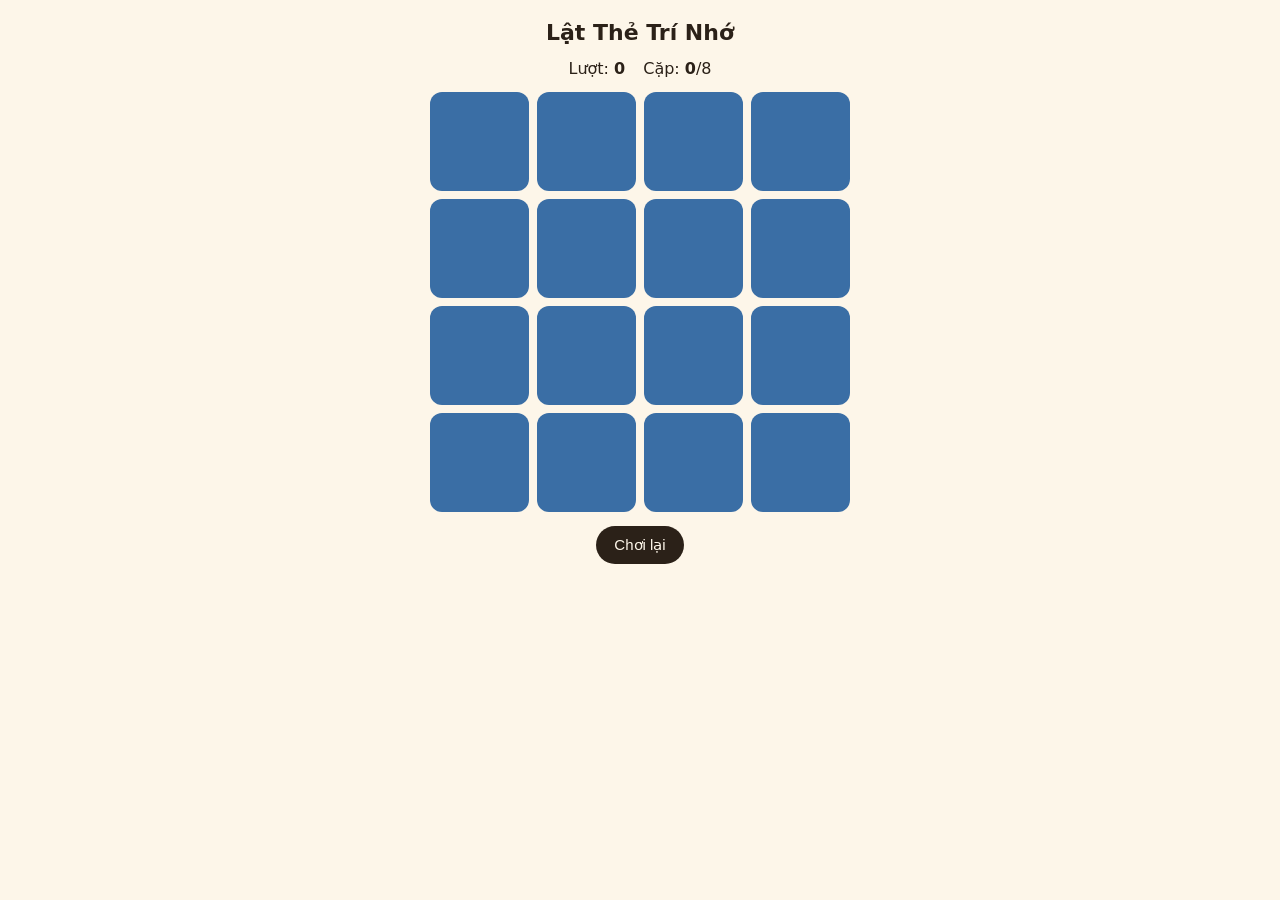
<file: apps/lat-the-tri-nho/index.html>
<!doctype html>
<html lang="vi"><head><meta charset="utf-8"><meta name="viewport" content="width=device-width,initial-scale=1">
<title>Lật Thẻ Trí Nhớ</title>
<style>
html,body{margin:0;min-height:100%;background:#fdf6e9;color:#2b2118;font-family:system-ui,sans-serif}
body{display:flex;flex-direction:column;align-items:center;gap:14px;padding:20px 12px}
h1{margin:0;font-size:22px}
.info{display:flex;gap:18px;font-variant-numeric:tabular-nums}
.g{display:grid;grid-template-columns:repeat(4,1fr);gap:8px;width:min(92vw,420px)}
.c{aspect-ratio:1;border:0;border-radius:12px;font-size:min(9vw,40px);background:#3a6ea5;color:transparent;cursor:pointer;transition:transform .2s,background .2s}
.c.o,.c.m{background:#fff;color:#2b2118;transform:rotateY(180deg)}
.c.m{background:#cdeccf}
button.r{border:0;background:#2b2118;color:#fdf6e9;padding:10px 18px;border-radius:999px;font-size:15px}
</style></head><body>
<h1>Lật Thẻ Trí Nhớ</h1>
<div class="info"><span>Lượt: <b id="t">0</b></span><span>Cặp: <b id="p">0</b>/8</span></div>
<div class="g" id="g"></div>
<button class="r" id="r">Chơi lại</button>
<script>
const E=['🍜','🥭','🛵','🏮','🐉','🌾','☕','🎋'];let a=[],o=[],t=0,p=0,lock=false;
function start(){const g=document.getElementById('g');g.innerHTML='';t=0;p=0;o=[];upd();
const d=[...E,...E].sort(()=>Math.random()-.5);d.forEach(e=>{const b=document.createElement('button');b.className='c';b.textContent=e;b.onclick=()=>flip(b);g.appendChild(b)})}
function upd(){document.getElementById('t').textContent=t;document.getElementById('p').textContent=p}
function flip(b){if(lock||b.classList.contains('o')||b.classList.contains('m'))return;b.classList.add('o');o.push(b);
if(o.length==2){t++;upd();if(o[0].textContent==o[1].textContent){o.forEach(x=>{x.classList.remove('o');x.classList.add('m')});o=[];p++;upd();if(p==8)setTimeout(()=>document.querySelector('h1').textContent='Hoàn thành sau '+t+' lượt!',300)}
else{lock=true;setTimeout(()=>{o.forEach(x=>x.classList.remove('o'));o=[];lock=false},700)}}}
document.getElementById('r').onclick=()=>{document.querySelector('h1').textContent='Lật Thẻ Trí Nhớ';start()};start();
</script></body></html>
</file>
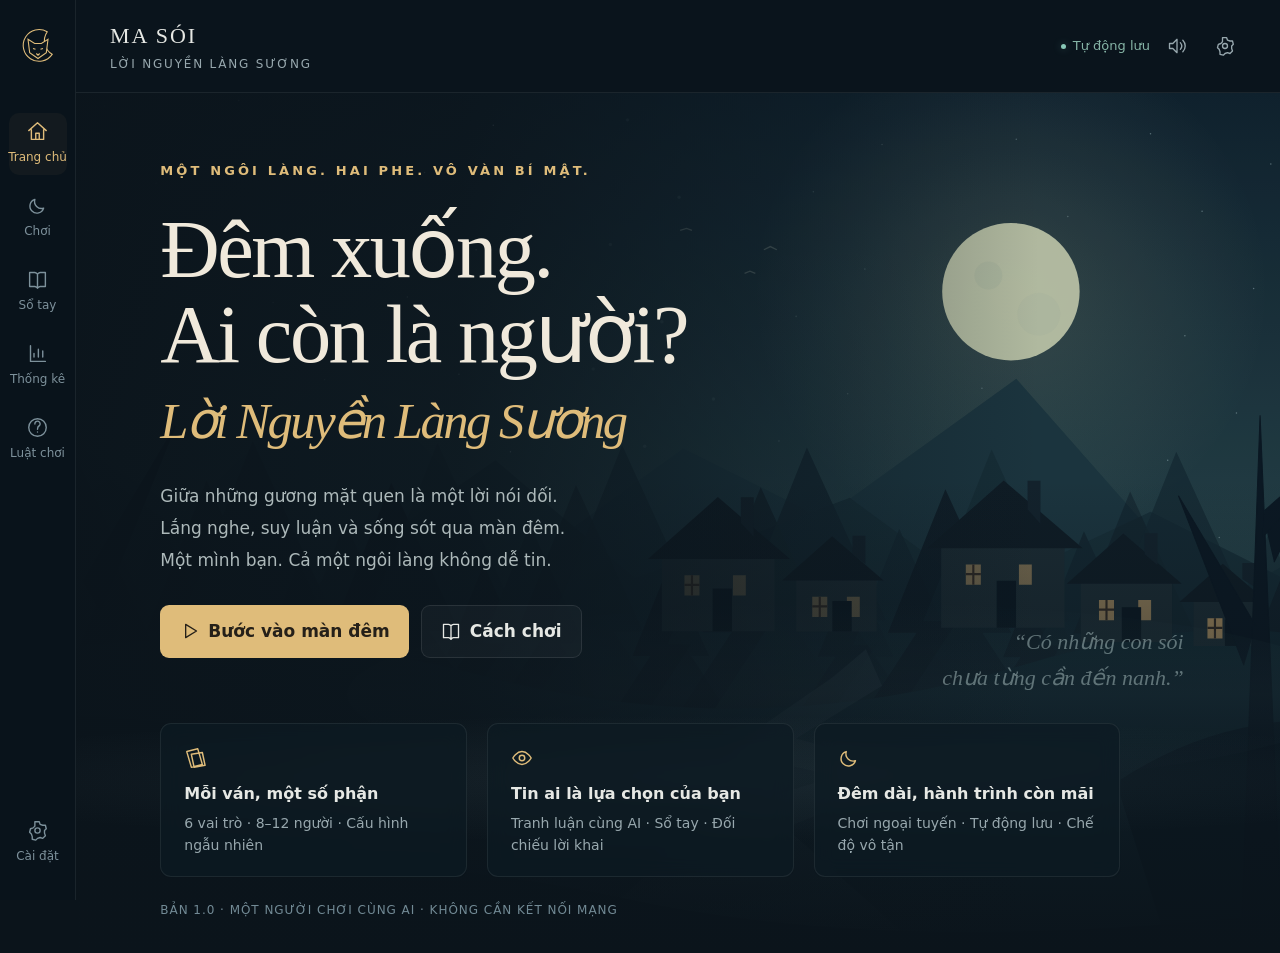
<file: apps/ma-soi/index.html>
<!DOCTYPE html>
<html lang="vi">
<head>
<meta charset="utf-8"><meta name="viewport" content="width=device-width,initial-scale=1,viewport-fit=cover">
<meta name="theme-color" content="#0b141b"><meta name="description" content="Ma Sói: Lời Nguyền Làng Sương — một người chơi cùng AI, hoàn toàn ngoại tuyến.">
<title>Ma Sói · Lời Nguyền Làng Sương</title>
<style>
:root{color-scheme:dark;--bg:#0b141b;--panel:#111e27;--panel2:#162630;--line:#ffffff12;--text:#e6e8e4;--muted:#98a8ae;--gold:#dfbc7a;--gold2:#9e7944;--teal:#88c8b7;--red:#ec9290;--serif:Georgia,'Times New Roman',serif;--sans:system-ui,-apple-system,BlinkMacSystemFont,'Segoe UI',sans-serif;--shadow:0 18px 70px #0005}
*{box-sizing:border-box}html{scroll-behavior:smooth}body{margin:0;background:var(--bg);color:var(--text);font:17px/1.6 var(--sans);min-height:100vh}button,input,select,textarea{font:inherit}button,a,input,select,textarea{-webkit-tap-highlight-color:transparent}button{cursor:pointer}button:disabled{opacity:.4;cursor:not-allowed}button{color:inherit}button:focus-visible,a:focus-visible,input:focus-visible,select:focus-visible,textarea:focus-visible{outline:2px solid var(--gold);outline-offset:4px}button{border:0}svg{vertical-align:middle}.ico{width:20px;height:20px;flex:none;fill:none;stroke:currentColor;stroke-width:1.6;stroke-linecap:round;stroke-linejoin:round}.btn{display:inline-flex;align-items:center;justify-content:center;gap:9px;border-radius:9px;padding:12px 19px;min-height:44px;font-weight:650;background:var(--gold);color:#252019;transition:transform .2s,background .2s,box-shadow .2s}.btn:hover:not(:disabled){background:#f0cf95;transform:translateY(-1px);box-shadow:0 8px 25px #dfbc7a16}.btn.secondary{background:#ffffff08;border:1px solid #ffffff18;color:var(--text)}.btn.secondary:hover{background:#ffffff12}.btn.danger{background:#593137;color:#ffd3d0}.btn.sm{min-height:36px;padding:7px 12px;font-size:15px}.btn.full{width:100%}.iconbtn{background:transparent;color:var(--muted);padding:10px;display:inline-flex;align-items:center;justify-content:center;border-radius:8px;min-width:42px;min-height:42px}.iconbtn:hover{background:#ffffff0a;color:var(--gold)}.kicker{font-size:13px;letter-spacing:.24em;text-transform:uppercase;color:var(--gold);font-weight:750}.muted{color:var(--muted)}.gold{color:var(--gold)}.red{color:var(--red)}.teal{color:var(--teal)}h1,h2,h3,p{margin:0}h1,h2,h3{font-family:var(--serif);font-weight:normal}h2{font-size:33px;line-height:1.25}h3{font-size:25px}p+p{margin-top:12px}.pill{display:inline-flex;align-items:center;gap:6px;font-size:13px;letter-spacing:.05em;padding:4px 9px;border:1px solid var(--line);border-radius:99px;color:var(--muted);background:#ffffff04}.pill.active{color:var(--gold);border-color:#dfbc7a40;background:#dfbc7a0b}.dot{width:5px;height:5px;border-radius:50%;background:var(--teal);box-shadow:0 0 9px #88c8b755}.divider{height:1px;background:var(--line);margin:22px 0}label{display:block;font-size:15px;color:#b9c5c7;margin-bottom:7px}input:not([type=checkbox]):not([type=range]),select,textarea{width:100%;background:#0a151dbb;border:1px solid #ffffff19;border-radius:8px;color:var(--text);padding:12px;min-height:44px}input[type=range]{accent-color:var(--gold);width:100%}input[type=checkbox]{accent-color:var(--gold);width:17px;height:17px}textarea{resize:vertical;min-height:90px}.field{margin-bottom:19px}.checkline{display:flex;gap:10px;align-items:flex-start;color:var(--muted);font-size:15px}.checkline input{flex:none;margin-top:3px}.row{display:flex;align-items:center;gap:12px}.between{justify-content:space-between}.wrap{flex-wrap:wrap}.stack{display:grid;gap:12px}.two{display:grid;grid-template-columns:1fr 1fr;gap:16px}.panel{background:linear-gradient(140deg,#15232d,#101b24);border:1px solid var(--line);border-radius:15px;box-shadow:var(--shadow)}.empty{padding:30px 18px;text-align:center;color:var(--muted);font-size:16px}.tiny{font-size:14px}.caps{letter-spacing:.12em;text-transform:uppercase;font-size:13px}
.rail{width:76px;position:fixed;inset:0 auto 0 0;border-right:1px solid var(--line);background:#0a141cef;z-index:30;display:flex;align-items:center;flex-direction:column;padding:26px 8px;gap:12px}.brandmark{color:var(--gold);margin-bottom:35px}.brandmark svg{width:40px;height:40px}.navbtn{padding:0;width:58px;min-height:62px;background:transparent;border-radius:10px;display:flex;align-items:center;flex-direction:column;justify-content:center;gap:6px;color:#7d919b;font-size:12px}.navbtn span{white-space:nowrap}.navbtn .ico{width:21px;height:21px}.navbtn:hover,.navbtn.on{background:#dfbc7a0b;color:var(--gold)}.railfoot{margin-top:auto}.shell{margin-left:76px;min-height:100vh}.topbar{min-height:84px;padding:18px 34px;border-bottom:1px solid var(--line);display:flex;gap:18px;align-items:center;justify-content:space-between;background:#0b151cc9}.brandtext{font-family:var(--serif);letter-spacing:2px;font-size:22px}.brandtext small{display:block;font-family:var(--sans);font-size:12px;letter-spacing:.15em;color:var(--muted);margin-top:2px}.saved{color:#86b4a6;font-size:13px;display:flex;gap:7px;align-items:center}.topactions{display:flex;align-items:center;gap:6px}.main{padding:26px 34px 40px;max-width:1800px;margin:auto}.home-main{position:relative;min-height:calc(100vh - 85px);overflow:hidden;padding:7vh 7% 32px;display:flex;flex-direction:column}.home-art{position:absolute;inset:0;pointer-events:none;opacity:.9}.home-art svg{width:100%;height:100%;object-fit:cover}.hero-vignette{position:absolute;inset:0;background:linear-gradient(90deg,#0b141bf5 0%,#0b141bd0 32%,#0b141b00 80%),linear-gradient(0deg,#0b141b 0%,transparent 55%);pointer-events:none}.hero{position:relative;max-width:590px}.hero h1{font-size:clamp(59px,calc(6.2vw + 3px),101px);line-height:1.04;letter-spacing:-.03em;margin:23px 0;color:#f0e9db}.hero h1 span{display:block;color:var(--gold);font-style:italic;font-size:calc(.6em + 1.2px);line-height:1.4;margin-top:8px}.hero .lead{max-width:420px;color:#adb9ba;font-size:17px;line-height:1.9}.hero .actions{display:flex;gap:12px;flex-wrap:wrap;margin-top:28px}.hero-caption{position:absolute;right:8%;bottom:30%;font-family:var(--serif);font-style:italic;color:#adc4c380;font-size:22px;text-align:right}.home-bottom{position:relative;margin-top:auto;padding-top:65px;display:grid;grid-template-columns:repeat(3,1fr);gap:20px;max-width:960px}.feature{background:#0d1a23bb;backdrop-filter:blur(10px);padding:20px 23px;border:1px solid var(--line);border-radius:11px}.feature h3{font-family:var(--sans);font-size:16px;font-weight:600;margin:10px 0 5px}.feature p{font-size:14px;color:var(--muted)}.feature .ico{color:var(--gold);width:22px;height:22px}.resume-hint{margin-top:13px;font-size:14px;color:var(--teal)}.version{font-size:12px;color:#728a95;margin-top:24px;position:relative;letter-spacing:.08em}.setup{max-width:1100px;margin:16px auto}.pageintro{margin-bottom:27px}.pageintro h2{font-size:41px;margin:8px 0}.setup-grid{display:grid;grid-template-columns:1.2fr 1fr;gap:24px}.setup-form{padding:26px}.setup-art{min-height:260px;position:relative;overflow:hidden;border-radius:13px;border:1px solid var(--line);margin-bottom:20px}.setup-art svg{position:absolute;width:100%;height:100%}.setup-art .caption{position:absolute;bottom:0;padding:23px;background:linear-gradient(transparent,#0a151dfc);width:100%}.choicegrid{display:grid;grid-template-columns:repeat(3,1fr);gap:8px}.choice{background:#ffffff03;border:1px solid var(--line);padding:13px 8px;border-radius:8px;font-size:15px;color:var(--muted);text-align:center}.choice.on{border-color:#dfbc7a88;color:var(--gold);background:#dfbc7a0b}.choice .ico{display:block;margin:0 auto 6px}.help{font-size:14px;color:var(--muted);margin-top:6px}.rulesbox{padding:22px}.rulesbox p,.rulesbox li{font-size:15px;color:var(--muted)}.rulesbox ul{padding-left:18px}.rulesbox strong{color:#dce1db}
.game-head{display:flex;justify-content:space-between;gap:18px;align-items:center;margin-bottom:20px}.game-head h2{font-size:31px;margin:4px 0}.metrics{display:flex;gap:24px}.metric b{font-size:26px;font-family:var(--serif);display:block;line-height:1.25;font-weight:normal}.metric small{color:var(--muted);font-size:13px}.phasebar{display:flex;border:1px solid var(--line);border-radius:10px;overflow:hidden;margin-bottom:22px;background:#ffffff02}.phasestep{flex:1;padding:10px 12px;font-size:13px;display:flex;align-items:center;gap:8px;color:#68828d;border-right:1px solid var(--line);justify-content:center}.phasestep:last-child{border:0}.phasestep.current{color:var(--gold);background:#dfbc7a0b}.phasestep .ico{width:15px;height:15px}.game-grid{display:grid;grid-template-columns:minmax(0,1fr) 370px;gap:22px;align-items:start}.board{position:relative;overflow:hidden;border-radius:14px;border:1px solid #ffffff12;min-height:610px;background:#10242e}.board-art{position:absolute;inset:0;pointer-events:none;opacity:.7}.board-art svg{height:100%;width:100%;object-fit:cover}.board:after{content:'';position:absolute;inset:0;pointer-events:none;background:linear-gradient(#0b141b12,#0b141b33 45%,#0b141bcf)}.board-content{position:relative;z-index:2;padding:23px 22px}.board-top{display:flex;justify-content:space-between;align-items:center;gap:10px;margin-bottom:15px}.board-top .pill{backdrop-filter:blur(10px);background:#0b141b99}.board-title{font-size:13px;letter-spacing:.14em;color:#c3d7d2}.village-heart{text-align:center;padding:7px 0 21px}.village-heart .bonfire{height:68px;width:68px;filter:drop-shadow(0 0 24px #e3a35d33)}.village-heart p{color:#bad0d0;font:italic 19px var(--serif);margin-top:6px}.village-heart small{font-size:12px;color:#87a0aa}.players{display:grid;grid-template-columns:repeat(5,minmax(0,1fr));gap:14px 9px}.player{position:relative;background:linear-gradient(#1e3540d9,#101f29e8);border:1px solid #ffffff14;border-radius:11px;padding:9px 5px 8px;text-align:center;transition:transform .2s,border-color .2s,box-shadow .2s;min-width:0;min-height:142px;color:var(--text)}.player:hover{border-color:#dfbc7a66;transform:translateY(-3px)}.player.selected{border-color:var(--gold);box-shadow:0 0 0 2px #dfbc7a25,0 0 25px #dfbc7a12;background:linear-gradient(#35413e,#18272a)}.player.self:before{content:'BẠN';position:absolute;top:5px;right:6px;font-size:10px;color:var(--gold);letter-spacing:.1em;z-index:2}.portrait{height:76px;width:76px;max-width:100%;margin:0 auto 4px;border-radius:50%;overflow:hidden;display:block}.player-name{font-size:14px;font-weight:600;white-space:nowrap;overflow:hidden;text-overflow:ellipsis}.player-sub{font-size:11px;color:#96acb3;white-space:nowrap;overflow:hidden;text-overflow:ellipsis;margin-top:2px}.player.dead{filter:grayscale(1);opacity:.47;background:#0a151dcc}.player.dead:after{content:'†';position:absolute;left:10px;top:4px;font-size:27px;color:#bcc7c7}.player .flag{position:absolute;left:6px;top:7px;font-size:13px}.player .votetag{font-size:11px;position:absolute;bottom:-7px;left:50%;transform:translateX(-50%);background:#5e4140;color:#ffded3;padding:1px 6px;border-radius:4px;white-space:nowrap}.board-foot{display:flex;gap:10px;align-items:center;justify-content:space-between;padding-top:24px;color:#9fb6bd;font-size:13px}.own-role{margin-top:17px;background:#0c1922d9;border:1px solid #dfbc7a28;border-radius:10px;padding:14px;display:flex;gap:13px;align-items:center}.own-role .roleicon{color:var(--gold);width:39px;height:39px;border:1px solid #dfbc7a30;border-radius:10px;display:grid;place-items:center;background:#dfbc7a08}.own-role strong{font-family:var(--serif);font-size:21px;font-weight:normal;color:var(--gold)}.own-role p{font-size:13px;color:#9cb3b8;margin-top:3px}.own-role .iconbtn{margin-left:auto}.rolehidden strong{font-size:17px}.selection-info{padding:16px 20px;margin-top:15px;display:flex;align-items:center;gap:14px;min-height:80px;box-shadow:none}.selection-info .portrait{width:45px;height:45px;margin:0}.selection-info .info{flex:1}.selection-info .info strong{font-size:16px}.selection-info .info p{font-size:14px;color:var(--muted)}.council{overflow:hidden;box-shadow:none}.council-head{padding:18px 20px;display:flex;align-items:center;justify-content:space-between;border-bottom:1px solid var(--line)}.council-head h3{font-size:24px}.council-head .kicker{font-size:11px}.council-feed{height:350px;overflow:auto;padding:17px 18px;scrollbar-width:thin;scrollbar-color:#314851 transparent}.message{display:flex;gap:10px;margin-bottom:17px;animation:arrive .35s ease both}.message .avatar{width:30px;height:30px;flex:none;border-radius:50%;overflow:hidden;background:#203844}.message .avatar svg{width:100%;height:100%}.message .bubble{flex:1;font-size:14px;line-height:1.7;min-width:0}.message .speaker{display:flex;align-items:center;gap:8px;font-size:13px;color:var(--gold);font-weight:650;margin-bottom:3px}.message .speaker small{font-weight:normal;color:#607d88;font-size:11px}.message.system{background:#dfbc7a06;padding:12px;border:1px solid #dfbc7a12;border-radius:8px;color:#adbfc1;font-size:14px;display:block}.message.system .syslabel{color:var(--gold);letter-spacing:.13em;font-size:11px;margin-bottom:5px}.message.death{border-color:#ec929027;background:#ec929006}.feed-date{text-align:center;color:#6c8c98;letter-spacing:.12em;font-size:11px;margin:12px 0 20px}.actionbox{border-top:1px solid var(--line);padding:18px;background:#0c1821b3}.actionbox h3{font-size:24px;margin:6px 0 9px}.actionbox p{font-size:14px;color:#a3b7bd;line-height:1.75}.actionbox .btn{margin-top:13px}.targethint{font-size:14px;margin:12px 0;color:var(--gold);padding:9px 11px;background:#dfbc7a08;border-radius:7px}.tactics{display:flex;flex-wrap:wrap;gap:6px;margin:12px 0}.tactic{font-size:13px;border:1px solid #ffffff17;border-radius:6px;padding:7px 9px;background:transparent;color:#a5b8be;min-height:33px}.tactic.on{color:var(--gold);background:#dfbc7a0d;border-color:#dfbc7a60}.actionbox select{font-size:15px;margin-top:7px;padding:9px}.private{padding:11px 13px;background:#88c8b708;border:1px solid #88c8b725;border-radius:8px;color:var(--teal);font-size:14px;margin-top:12px}.nightseal{width:64px;height:64px;border-radius:50%;border:1px solid #dfbc7a44;display:grid;place-items:center;color:var(--gold);margin:10px auto 18px;box-shadow:0 0 50px #dfbc7a0b}.nightseal .ico{width:30px;height:30px}.night-content{padding:20px 3px;text-align:center}.phase-title{font-family:var(--serif);font-size:35px;color:#eee6d4;margin:7px 0 12px}.night-content p{font-size:15px;color:#a2b8bf;line-height:1.85}.night-content .quote{font-family:var(--serif);font-style:italic;font-size:21px;color:#d5c7aa;margin-top:23px}.eventslist{margin-top:17px}.event{font-size:15px;padding:10px 0;border-bottom:1px solid var(--line);color:#bac8c8}.event:last-child{border:0}.tabs{display:flex;gap:6px;margin:22px 0 18px;flex-wrap:wrap}.tab{background:transparent;color:#879fa9;border-bottom:2px solid transparent;padding:10px 14px;font-size:15px}.tab.on{color:var(--gold);border-color:var(--gold)}.aux-panel{padding:25px;min-height:380px}.journal-grid{display:grid;grid-template-columns:repeat(3,1fr);gap:14px}.notecard{background:#0a151c80;border:1px solid var(--line);border-radius:10px;padding:15px}.notecard .portrait{width:37px;height:37px;margin:0}.notecard textarea{font-size:14px;min-height:75px;margin-top:10px}.notecard .tactics{margin-bottom:0}.role-reference{display:grid;grid-template-columns:repeat(3,1fr);gap:12px;margin-top:20px}.role-ref{padding:18px;background:#ffffff03;border:1px solid var(--line);border-radius:9px}.role-ref .ico{color:var(--gold);margin-bottom:10px}.role-ref h3{font-size:23px;margin-bottom:8px}.role-ref p{font-size:15px;color:var(--muted)}.rules-copy{font-size:16px;color:var(--muted);line-height:1.9}.rules-copy ol{padding-left:23px}.rules-copy li{padding-bottom:10px}.rules-copy strong{color:#d8ded8}.rel-layout{display:grid;grid-template-columns:minmax(300px,1fr) 1fr;gap:25px}.relations-svg{width:100%;height:auto;max-height:490px}.relation-list{max-height:450px;overflow:auto;scrollbar-width:thin}.relation-item{padding:12px 0;border-bottom:1px solid var(--line);font-size:15px}.relation-item small{display:block;color:var(--muted);margin-top:4px}.tablewrap{overflow-x:auto}table{width:100%;border-collapse:collapse;text-align:left;font-size:15px}th{font-size:13px;letter-spacing:.06em;color:#8aa4ae;font-weight:600;background:#ffffff03}th,td{padding:12px;border-bottom:1px solid var(--line)}.vote-bars{margin-top:17px}.vote-row{margin-bottom:12px}.vote-row .row{font-size:14px}.bartrack{height:4px;background:#ffffff07;border-radius:4px;margin-top:6px}.barfill{height:100%;background:var(--gold2);border-radius:4px}.result-wrap{max-width:1050px;margin:15px auto}.result-hero{text-align:center;padding:38px 24px;background:radial-gradient(ellipse at top,#dfbc7a12,transparent 65%)}.result-hero .nightseal{width:83px;height:83px}.result-hero h2{font-size:47px;margin:10px 0}.result-hero p{color:var(--muted);max-width:560px;margin:0 auto}.result-hero .actions{display:flex;gap:10px;justify-content:center;flex-wrap:wrap;margin-top:25px}.replay-day{padding:20px;background:#0c192180;border:1px solid var(--line);border-radius:10px;margin-bottom:14px}.replay-day h3{font-size:25px;margin-bottom:12px}.replay-day p{font-size:15px;color:#acbfc3;margin-top:7px}.replay-day details{margin-top:15px}.replay-day summary{color:var(--gold);cursor:pointer;font-size:15px;min-height:32px}.stats-grid{display:grid;grid-template-columns:repeat(4,1fr);gap:15px;margin-bottom:24px}.statcard{padding:23px;border-radius:12px;background:#ffffff03;border:1px solid var(--line)}.statcard b{display:block;font-size:40px;font-family:var(--serif);font-weight:normal;color:var(--gold)}.statcard small{color:var(--muted);font-size:14px}.achievements{display:grid;grid-template-columns:repeat(4,1fr);gap:12px}.achievement{padding:20px;border:1px solid var(--line);border-radius:10px;opacity:.43;background:#ffffff02}.achievement.unlocked{opacity:1;background:#dfbc7a06;border-color:#dfbc7a28}.achievement .ico{color:var(--gold);width:25px;height:25px}.achievement strong{display:block;font-size:15px;margin:12px 0 5px}.achievement p{font-size:13px;color:var(--muted)}.history-row{padding:14px 0;border-bottom:1px solid var(--line);display:flex;align-items:center;justify-content:space-between;gap:12px}.history-row strong{font-size:16px}.history-row small{display:block;font-size:13px;color:var(--muted)}
.modalback{position:fixed;inset:0;z-index:100;background:#030a10cb;backdrop-filter:blur(9px);padding:24px;display:flex;align-items:center;justify-content:center}.modal{background:linear-gradient(140deg,#192b34,#101d27);border:1px solid #ffffff20;border-radius:17px;padding:27px;max-width:650px;width:100%;max-height:88vh;overflow:auto;box-shadow:0 30px 120px #0008;animation:arrive .2s}.modal-head{display:flex;align-items:center;justify-content:space-between;gap:20px;margin-bottom:20px}.modal h2{font-size:31px}.modal .rules-copy{font-size:15px}.modal .role-reference{grid-template-columns:1fr 1fr}.modal .btn{margin-top:10px}.rolecard{max-width:320px;margin:auto;text-align:center;border:1px solid #dfbc7a55;border-radius:14px;padding:35px 24px;background:radial-gradient(ellipse at top,#dfbc7a1b,transparent 70%),#0a1822;position:relative;overflow:hidden}.rolecard{animation:cardflip .6s ease both}.rolecard:before,.rolecard:after{content:'✦';position:absolute;color:#dfbc7a44;font-size:48px}.rolecard:before{left:10px;top:-7px}.rolecard:after{right:10px;bottom:-7px}.rolecard .ico{width:68px;height:68px;color:var(--gold);margin:20px 0}.rolecard h3{font-size:38px;color:var(--gold);margin:5px 0 15px}.rolecard p{font-size:15px;color:#b4c5c7}.toaststack{position:fixed;right:22px;bottom:24px;z-index:180;max-width:min(380px,calc(100vw - 40px));display:grid;gap:8px}.toast{padding:13px 19px;background:#1c343d;border:1px solid #88c8b740;color:#d8eee6;border-radius:10px;box-shadow:var(--shadow);font-size:15px;animation:arrive .25s ease}.toast.error{border-color:#ec929060;background:#40272e}.savewarning{position:fixed;bottom:0;left:76px;right:0;background:#7a3435;color:#fff;padding:10px 20px;z-index:90;font-size:15px;text-align:center}.fog{position:absolute;left:-25%;bottom:12%;width:150%;height:140px;background:radial-gradient(ellipse,#9ab8bf12,transparent 65%);animation:fog 32s linear infinite;pointer-events:none}.spark{position:absolute;width:2px;height:2px;background:#e8bd73;border-radius:50%;box-shadow:0 0 8px #e8bd73;animation:float 7s ease-in-out infinite;pointer-events:none}.transition-in{animation:arrive .35s ease}.badgecount{background:#dfbc7a22;border-radius:4px;padding:1px 5px;color:var(--gold);font-size:12px}.fileinput{display:none}.mobile-only,.mobile-target{display:none}body.reduce *,body.reduce *:before,body.reduce *:after{animation:none!important;transition:none!important;scroll-behavior:auto!important}body.day{--bg:#101d23}body.day .board-art{filter:sepia(.2) brightness(1.25)}body.day .board{background:#233f42}@keyframes cardflip{from{opacity:0;transform:perspective(800px) rotateY(-75deg) scale(.94)}to{opacity:1;transform:perspective(800px) rotateY(0) scale(1)}}@keyframes arrive{from{opacity:0;transform:translateY(7px)}to{opacity:1;transform:translateY(0)}}@keyframes fog{0%,100%{transform:translateX(-5%)}50%{transform:translateX(10%)}}@keyframes float{0%,100%{opacity:0;transform:translateY(0)}40%{opacity:.65}80%{opacity:0;transform:translate(20px,-80px)}}@media(prefers-reduced-motion:reduce){*,*:before,*:after{animation:none!important;transition:none!important;scroll-behavior:auto!important}}
@media(min-width:1550px){.game-grid{grid-template-columns:minmax(0,1fr) 410px}.council-feed{height:390px}.player{min-height:164px;padding-top:14px}.portrait{width:91px;height:91px}.board{min-height:665px}.village-heart{padding:12px 0 24px}}
@media(max-width:1200px){.main{padding:22px}.topbar{padding:18px 22px}.game-grid{grid-template-columns:minmax(0,1fr) 330px;gap:15px}.board-content{padding:17px 12px}.players{gap:12px 6px}.player{min-height:130px}.portrait{width:60px;height:65px}.player-name{font-size:13px}.board{min-height:575px}.board-foot{font-size:12px}.journal-grid{grid-template-columns:1fr 1fr}}
@media(max-width:1000px){.mobile-target{display:block;margin-top:10px}.game-grid{grid-template-columns:1fr}.board{min-height:0}.board-content{padding:23px}.players{gap:15px}.player{min-height:140px}.portrait{height:78px;width:78px}.council-feed{height:310px}.council{display:grid;grid-template-columns:1.1fr 1fr}.council-head{grid-column:1/-1}.actionbox{border-top:0;border-left:1px solid var(--line)}.own-role{margin-top:20px}.village-heart{padding:8px 0 18px}.home-main{padding:7vh 6% 30px}.hero-caption{display:none}.setup-grid{grid-template-columns:1fr 1fr}.achievements{grid-template-columns:1fr 1fr}.role-reference{grid-template-columns:1fr 1fr}}
@media(max-width:680px){.rail{width:100%;height:65px;inset:auto 0 0;border:0;border-top:1px solid var(--line);flex-direction:row;padding:4px 12px;justify-content:space-around;gap:0;padding-bottom:env(safe-area-inset-bottom,0px)}.brandmark,.railfoot{display:none}.navbtn{width:20%;height:52px;min-height:52px;font-size:11px;gap:3px}.navbtn .ico{height:19px;width:19px}.shell{margin-left:0;padding-bottom:75px}.topbar{min-height:69px;padding:13px 17px}.brandtext{font-size:18px;letter-spacing:1px}.brandtext small{font-size:10px}.topactions .saved{display:none}.topactions{gap:0}.iconbtn{padding:8px;min-width:37px;min-height:37px}.main{padding:20px 14px 30px}.home-main{min-height:calc(100svh - 135px);padding:45px 24px 25px}.hero h1{font-size:64px}.hero .lead{font-size:15px;max-width:310px}.hero .actions .btn{font-size:15px;padding:12px 15px}.home-art{left:-100%;width:210%;opacity:.6}.hero-vignette{background:linear-gradient(90deg,#0b141bf2,#0b141b88),linear-gradient(0deg,#0b141b,transparent)}.home-bottom{grid-template-columns:1fr;gap:9px;padding-top:35px}.feature{padding:13px 15px;display:grid;grid-template-columns:24px 1fr;gap:0 12px}.feature .ico{grid-row:1/3;align-self:center}.feature h3{font-size:14px;margin:0 0 3px}.feature p{font-size:13px}.version{margin-top:19px}.setup-grid{grid-template-columns:1fr}.setup-form{padding:20px}.setup-art{min-height:210px}.pageintro h2{font-size:34px}.game-head{align-items:flex-start}.game-head h2{font-size:26px}.metrics{gap:12px}.metric b{font-size:23px}.metric small{font-size:11px}.metric:last-child{display:none}.game-head .kicker{font-size:11px}.phasebar{margin-bottom:15px}.phasestep{padding:10px 4px;gap:4px;font-size:11px}.phasestep .ico{height:12px;width:12px}.board-content{padding:15px 12px}.players{grid-template-columns:repeat(4,minmax(0,1fr));gap:12px 7px}.player{min-height:119px;padding-top:8px}.portrait{width:60px;height:65px}.player-name{font-size:13px}.player-sub{font-size:10px}.village-heart .bonfire{height:47px;width:47px}.village-heart p{font-size:17px}.village-heart small{font-size:11px}.board-title{font-size:11px}.board-top .pill{font-size:11px}.board-foot{font-size:11px;gap:6px;align-items:flex-start}.own-role{padding:11px;margin-top:16px}.own-role p{font-size:12px}.own-role strong{font-size:20px}.selection-info{padding:12px;flex-wrap:wrap;gap:10px}.selection-info .info{min-width:140px}.selection-info .btn{font-size:13px}.council{display:block}.council-feed{height:310px}.actionbox{border-left:0;border-top:1px solid var(--line)}.council-head h3{font-size:23px}.tabs{gap:0}.tab{font-size:13px;padding:10px 9px}.aux-panel{padding:18px}.journal-grid{grid-template-columns:1fr}.rel-layout{grid-template-columns:1fr}.role-reference{grid-template-columns:1fr}.stats-grid{grid-template-columns:1fr 1fr;gap:10px}.statcard{padding:17px}.statcard b{font-size:34px}.achievements{gap:10px}.achievement{padding:15px}.achievement strong{font-size:14px}.modalback{padding:13px}.modal{padding:20px;max-height:88svh}.modal .role-reference{grid-template-columns:1fr}.result-hero{padding:25px 12px}.result-hero h2{font-size:37px}.two{gap:12px}.toaststack{bottom:85px;right:15px}.savewarning{left:0;bottom:65px}.history-row{flex-wrap:wrap}.result-hero .actions .btn{font-size:15px}.night-content{padding:14px 2px}}
</style>
</head>
<body><div id="app"></div><div id="modal-root"></div><div id="toasts" class="toaststack" aria-live="polite"></div><div id="savewarning" class="savewarning" hidden></div><input id="importfile" class="fileinput" type="file" accept=".json,application/json"><noscript>Vui lòng bật JavaScript để chơi Ma Sói.</noscript>
<script>
'use strict';
/* Làng Sương — self-contained, offline, no network requests. */
const APP_VERSION=1,KEY='langsuong.save.v1',BACKUP='langsuong.backup.v1';
const ROLES={villager:{name:'Dân làng',team:'village',icon:'people',desc:'Không có năng lực ban đêm. Dùng lời khai, phiếu bầu và suy luận để tìm hết Ma Sói.'},wolf:{name:'Ma Sói',team:'wolf',icon:'wolf',desc:'Biết đồng đội. Mỗi đêm cả đàn chọn một người để cắn. Ban ngày che giấu thân phận và dẫn hướng cuộc bỏ phiếu.'},seer:{name:'Tiên tri',team:'village',icon:'eye',desc:'Mỗi đêm soi một người còn sống khác mình, biết người đó là Sói hay không phải Sói. Kết quả chỉ mình bạn biết.'},guard:{name:'Bảo vệ',team:'village',icon:'shield',desc:'Mỗi đêm bảo vệ một người khỏi vết cắn của Sói, có thể chọn bản thân. Không ngăn được thuốc độc hay phát súng.'},witch:{name:'Phù thủy',team:'village',icon:'potion',desc:'Có một thuốc cứu và một thuốc độc cho cả ván. Biết mục tiêu Sói cắn. Mỗi đêm dùng tối đa một thuốc; có thể không dùng.'},hunter:{name:'Thợ săn',team:'village',icon:'bow',desc:'Khi chết do Sói cắn, treo cổ hoặc phát súng, được bắn một người còn sống. Chết do thuốc độc thì không được bắn.'}};
const NAMES=['An','Linh','Khang','Mộc','Yên','Hạ','Trúc','Nam','Sương','Bình','Lam','Duy','Miên','Quân','Mai','Phong','Nhi','Vân','Đông','Thảo','Tùng','Khê','Sơn','Nguyệt'];
const JOBS=['Người giữ rừng','Thợ làm bánh','Người bán hoa','Thợ rèn','Người hái thuốc','Người chăn cừu','Thợ may','Người đưa thư','Chủ quán trọ','Người làm vườn','Thợ mộc','Người gác cầu'];
const VILLAGES=[{name:'Làng Sương',line:'Đừng tin mọi lời thì thầm.',story:'Sương tràn qua cây cầu đá. Trong quán trọ, một chiếc ghế vẫn còn ấm — nhưng người ngồi đó đã biến mất. Chuông làng vang lên, gọi mọi người về quảng trường.'},{name:'Thung Lũng Trăng',line:'Dưới cùng một vầng trăng, ai đang giấu nanh?',story:'Ba đêm liền, đàn cừu không chịu về chuồng. Trên cửa nhà thờ xuất hiện dấu móng vuốt. Già làng thắp ngọn đèn cuối cùng và khóa cổng trước hoàng hôn.'},{name:'Bến Tro Tàn',line:'Tro nguội rồi. Bí mật thì chưa.',story:'Cối xay cũ ngừng quay từ mùa đông trước. Tối nay, có người thấy một bóng đen sau cửa sổ. Dân làng tụ họp bên đống lửa, đếm lại những gương mặt quen.'},{name:'Rừng Gương',line:'Một gương mặt quen. Một lời nói lạ.',story:'Những tấm gương trong làng đều được phủ vải. Người ta bảo một điều gì đó đang nhìn lại từ bên kia. Tiếng hú cất lên, quá gần để có thể là tưởng tượng.'},{name:'Đồi Chuông',line:'Chuông ngân một tiếng, làng mất một người.',story:'Người giữ tháp tìm thấy một chiếc áo khoác rách ở bìa rừng. Không ai nhận là của mình. Khi chuông chiều ngân, mọi cánh cửa đóng lại, trừ cửa hội đồng.'},{name:'Hồ Tĩnh Lặng',line:'Mặt hồ không kể hết những gì nó thấy.',story:'Một con thuyền trôi về bến mà không có người chèo. Dọc bờ hồ là dấu chân dẫn vào rừng, rồi đột ngột biến mất. Đêm nay, không ai được đi một mình.'}];
const CHALLENGES={mist:{name:'Bí mật trong sương',desc:'10 người · 2 Sói. Người chết không lộ vai. Chỉ còn lời khai và phiếu bầu để suy luận.',n:10,reveal:false,noRepeat:true,selfSave:true},pack:{name:'Bầy sói đồi chuông',desc:'12 người · 3 Sói. Thử thách suy luận ở bàn đông người, AI khó.',n:12,reveal:true,noRepeat:true,selfSave:true,hard:true},council:{name:'Hội đồng nhỏ',desc:'8 người · 2 Sói. Phù thủy không được tự cứu; mỗi quyết định đều quan trọng.',n:8,reveal:true,noRepeat:true,selfSave:false}};
const ACHIEVEMENTS=[{id:'first',name:'Người qua sương',desc:'Hoàn thành ván đầu tiên.',icon:'moon'},{id:'victory',name:'Ánh lửa đầu tiên',desc:'Thắng một ván bất kỳ.',icon:'fire'},{id:'both',name:'Hai mặt trăng',desc:'Thắng với cả phe Dân và phe Sói.',icon:'wolf'},{id:'detective',name:'Mắt nhìn xuyên đêm',desc:'Bỏ phiếu trúng Sói ít nhất 3 lần (cộng dồn).',icon:'eye'},{id:'survivor',name:'Ngọn nến cuối',desc:'Thắng và còn sống trong 3 ván.',icon:'shield'},{id:'streak',name:'Lời nguyền tan vỡ',desc:'Thắng 3 ván liên tiếp.',icon:'star'},{id:'roles',name:'Sáu số phận',desc:'Hoàn thành ván với đủ 6 vai.',icon:'cards'},{id:'challenge',name:'Bước qua thử thách',desc:'Thắng một ván thử thách.',icon:'bow'}];
function freshState(){return {schema:1,settings:{volume:.36,music:true,sfx:true,reduced:false,speed:'normal'},stats:{played:0,won:0,wolfWins:0,villageWins:0,correctVotes:0,survivedWins:0,streak:0,bestStreak:0,roleGames:{},roleWins:{},challengeWins:0,unlocked:[]},campaign:null,history:[],savedAt:0};}
let S=freshState(),view='home',activeTab='council',selected=null,tactic='accuse',claimRole='seer',claimVerdict='wolf',showRole=true,modalClose=null,saveOK=true,modalReturnFocus=null,lastSavedContent=null,externalConflict=false;
const $=id=>document.getElementById(id),esc=x=>String(x??'').replace(/[&<>"']/g,c=>({'&':'&amp;','<':'&lt;','>':'&gt;','"':'&quot;',"'":'&#39;'}[c]));
function icon(name,cls='ico'){const paths={moon:'M19 15A8 8 0 0 1 9 5a8 8 0 1 0 10 10Z',sun:'M12 8a4 4 0 1 0 0 8 4 4 0 0 0 0-8ZM12 2v2m0 16v2M2 12h2m16 0h2M5 5l1.5 1.5m11 11L19 19M5 19l1.5-1.5m11-11L19 5',wolf:'m4 4 6 4h4l6-4-1 12-7 5-7-5L4 4Zm4 8 2 1m6-1-2 1m-4 3 2 2 2-2',eye:'M2 12s4-7 10-7 10 7 10 7-4 7-10 7S2 12 2 12Zm10-3a3 3 0 1 0 0 6 3 3 0 0 0 0-6Z',shield:'m12 2 8 4v6c0 5-8 9-8 9s-8-4-8-9V6l8-4Zm-4 9 3 3 5-6',potion:'M9 3h6m-5 0v5L5 17c-1 2 0 4 2 4h10c2 0 3-2 2-4l-5-9V3M7 14h10m-9 3h1m5 1h1',bow:'M5 3c15 0 16 16 16 16L5 3Zm0 0L3 21l18-2M6 18 20 4m-5 0h5v5',people:'M8 12a4 4 0 1 0 0-8 4 4 0 0 0 0 8ZM2 21v-3a6 6 0 0 1 12 0v3m3-17a4 4 0 0 1 0 8m1 3a6 6 0 0 1 4 6',play:'m8 4 13 8-13 8V4Z',book:'M3 4h6a4 4 0 0 1 3 2 4 4 0 0 1 3-2h6v16h-6a4 4 0 0 0-3 2 4 4 0 0 0-3-2H3V4Zm9 2v16',chart:'M4 3v18h17M8 16v-4m5 4V7m5 9v-7',settings:'m10 2 4 0 1 3 3 1 3 0 1 4-2 2 0 3 1 3-3 3-3-1-3 1-2 2-4-1v-3l-1-3-2-2 1-4 3-1 2-2V2Zm2 7a3 3 0 1 0 0 6 3 3 0 0 0 0-6Z',volume:'M3 9h4l5-5v16l-5-5H3V9Zm13-1a6 6 0 0 1 0 8m3-11a10 10 0 0 1 0 14',mute:'M3 9h4l5-5v16l-5-5H3V9Zm13 0 5 6m0-6-5 6',arrow:'M4 12h16m-6-6 6 6-6 6',back:'M20 12H4m6-6-6 6 6 6',close:'m6 6 12 12M6 18 18 6',check:'m5 12 4 4L19 6',download:'M12 3v12m-5-5 5 5 5-5M4 16v5h16v-5',upload:'M12 16V3m-5 5 5-5 5 5M4 16v5h16v-5',star:'m12 2 3 6 7 1-5 5 1 7-6-3-6 3 1-7-5-5 7-1 3-6Z',fire:'M12 2c2 6 7 8 7 14a7 7 0 0 1-14 0c0-4 3-6 4-9 0 4 3 5 3 5V2Z',cards:'m3 5 12-3 5 17-12 3L3 5Zm5 3 12-2 3 14-12 2L8 8Z',relations:'M12 8a3 3 0 1 0 0-6 3 3 0 0 0 0 6ZM5 21a3 3 0 1 0 0-6 3 3 0 0 0 0 6Zm14 0a3 3 0 1 0 0-6 3 3 0 0 0 0 6ZM10 8l-4 7m8-7 4 7M8 18h8',flag:'M5 22V3m0 0c5-5 9 5 14 0v10c-5 5-9-5-14 0',clock:'M12 3a9 9 0 1 0 0 18 9 9 0 0 0 0-18Zm0 4v5l3 2',home:'m2 11 10-9 10 9M5 10v11h14V10m-9 11v-7h4v7',help:'M9 8a3 3 0 1 1 5 2c-2 1-2 2-2 4m0 3v.1M12 2a10 10 0 1 0 0 20 10 10 0 0 0 0-20Z',vote:'m7 3 10 0v9H7V3Zm2 3 2 2 3-3M5 9l-3 7v5h20v-5l-3-7M2 16h20',lock:'M6 10h12v11H6V10Zm2 0V6a4 4 0 0 1 8 0v4m-4 5v2',leaf:'M20 3C7 2 2 8 5 15s15 5 15-12ZM4 21 16 9',spark:'m12 2 2 8 8 2-8 2-2 8-2-8-8-2 8-2 2-8Z'};return `<svg class="${cls}" viewBox="0 0 24 24" aria-hidden="true"><path d="${paths[name]||paths.moon}"/></svg>`;}
function logo(){return '<svg viewBox="0 0 48 48" fill="none" aria-hidden="true"><path d="M35 7a19 19 0 1 0 6 27A19 19 0 0 1 35 7Z" stroke="currentColor" stroke-width="1.3"/><path d="m12 16 8 5h8l8-5-2 16-10 7-10-7-2-16Z" fill="#0b151d" stroke="currentColor" stroke-width="1.3"/><path d="m18 27 3 1m9-1-3 1m-5 5 2 2 2-2" stroke="currentColor" stroke-width="1.3"/></svg>';}
function portrait(p,size=100){const skin=['#c5a68f','#d8b9a0','#b8917f','#dabda5','#bba38d'][p.face%5],hair=['#272c32','#50433e','#30313a','#6d6254','#3a4140'][p.face%5],coat=['#40616a','#65604d','#48566f','#735657','#4b6b60','#6a5d75'][p.face%6],f=p.face%4;return `<svg viewBox="0 0 100 100" width="${size}" height="${size}" aria-hidden="true"><defs><radialGradient id="a${p.id}"><stop stop-color="#47636b"/><stop offset="1" stop-color="#1a303b"/></radialGradient></defs><circle cx="50" cy="50" r="50" fill="url(#a${p.id})"/><path d="M8 104Q12 76 35 72h30q23 6 27 32" fill="${coat}"/><path d="m34 73 16 19 16-19-9-6H43Z" fill="#b89c88"/><path d="M28 48Q24 15 50 13q27 0 24 37l-5 28-13-9H43L29 80Z" fill="${hair}"/><ellipse cx="50" cy="47" rx="21" ry="27" fill="${skin}"/><path d="M28 44Q24 14 51 13q25 0 24 35L63 30q-15 7-32 4Z" fill="${hair}"/>${f===1?`<path d="M28 38q-7 20 6 41l-12 7q-6-28 6-48Zm44 0q10 19-6 41l12 7q5-26-6-48Z" fill="${hair}"/>`:''}<path d="m36 45 8-1m12 0 8 1" stroke="#5a514b" stroke-width="2" stroke-linecap="round"/><ellipse cx="40" cy="49" rx="1.6" ry="1.4" fill="#303436"/><ellipse cx="60" cy="49" rx="1.6" ry="1.4" fill="#303436"/><path d="m50 49-3 10 5 1m-8 7q6 3 12 0" fill="none" stroke="#937463" stroke-width="1.1" stroke-linecap="round"/>${f===2?'<path d="M32 61q18 35 36 0-4 23-18 21Q35 80 32 61Z" fill="'+hair+'" opacity=".8"/>':''}${f===3?'<path d="M32 38Q19 23 34 17q22-17 39 10l-6 12q-17-7-35-1Z" fill="'+coat+'"/><path d="m29 37 42-1" stroke="#ad9a78" stroke-width="3"/>':''}<path d="m35 76-4 24m34-24 4 24M50 89v11" fill="none" stroke="#c7c4a2" opacity=".2"/><circle cx="50" cy="50" r="49" fill="none" stroke="#ffffff16"/></svg>`;}
function landscape(id='land',day=false){let trees='';for(let i=0;i<32;i++){let x=i*43-40,h=90+(i*37)%150;trees+=`<path d="M${x} ${560-h}l-${h*.28} ${h*.7}h${h*.14}l-${h*.28} ${h*.43}h${h*.88}l-${h*.28}-${h*.43}h${h*.14}Z" fill="${i%2?'#101e29':'#142832'}" opacity="${.5+i%3*.2}"/>`;}let stars='';for(let i=0;i<65;i++)stars+=`<circle cx="${(i*173+41)%1400}" cy="${(i*67+17)%420}" r="${i%4===0?1.6:.7}" fill="#b9d4d8" opacity="${.1+i%4*.12}"/>`;let houses='';[[685,432,105],[810,452,75],[945,422,115],[1075,455,85],[1180,472,65]].forEach(([x,y,w],i)=>{houses+=`<g><path d="M${x} ${y}h${w}v${w*.66}h-${w}Z" fill="#1d2e36"/><path d="m${x-13} ${y+2} ${w*.62}-${w*.55} ${w*.64} ${w*.55}Z" fill="#101d27"/><path d="M${x+w*.7} ${y-w*.3}v-${w*.23}h12v${w*.35}" fill="#14242e"/><path d="M${x+w*.2} ${y+17}h14v19h-14Zm${w*.43} 0h12v19h-12Z" fill="#e7b976" opacity="${.3+i*.1}"/><path d="M${x+w*.45} ${y+w*.66}v-${w*.38}h18v${w*.38}" fill="#0b1923"/><path d="M${x+w*.2+7} ${y+17}v19m-7-10h14" stroke="#342d27" stroke-width="2"/></g>`;});return `<svg viewBox="0 0 1400 800" preserveAspectRatio="xMidYMid slice" aria-hidden="true"><defs><linearGradient id="${id}sky" x2="0" y2="1"><stop stop-color="${day?'#3b626a':'#102330'}"/><stop offset=".55" stop-color="${day?'#819b91':'#27444b'}"/><stop offset="1" stop-color="#10212c"/></linearGradient><radialGradient id="${id}glow"><stop stop-color="#e3ddab" stop-opacity=".15"/><stop offset="1" stop-color="#d9e7bf" stop-opacity="0"/></radialGradient><linearGradient id="${id}mist" x2="0" y2="1"><stop stop-color="#88b8bf" stop-opacity="0"/><stop offset=".5" stop-color="#88b8bf" stop-opacity=".08"/><stop offset="1" stop-color="#88b8bf" stop-opacity="0"/></linearGradient></defs><path fill="url(#${id}sky)" d="M0 0h1400v800H0Z"/>${stars}<circle cx="1010" cy="185" r="240" fill="url(#${id}glow)"/><circle cx="1010" cy="185" r="64" fill="#d7ddbc" opacity=".88"/><circle cx="989" cy="170" r="13" fill="#9cae9e" opacity=".16"/><circle cx="1036" cy="206" r="20" fill="#a2b3a0" opacity=".13"/><path d="m0 445 110-135 130 80 150-140 170 185 145-104 130 65 180-130 185 210 135-76 145 115v285H0Z" fill="#1d3842"/><path d="m0 478 170-118 165 118 195-136 130 110 200-75 120 88 160-75 260 130v280H0Z" fill="#19313b"/>${trees}<path d="M0 538q270-60 520 5t500-10 380 20v247H0Z" fill="#132b35"/>${houses}<path d="m875 518 15 34-80 49 120 33-130 50 130 116H590l145-129 113-35-104-23 100-69Z" fill="#547179" opacity=".2"/><path d="M0 585q250-22 400 50l-70 165H0Zm1400 14q-160-45-292 43l50 158h242Z" fill="#0c1d28"/><g stroke="#0b1924" fill="#0b1924"><path d="M109 800 133 266l13 534Zm37-345 86-145-70 173m-31-55-71-95 58 128"/><path d="M1263 800 1242 300l-18 500Zm-25-304-72-121 61 158m20-130 72-96-64 130"/><path d="m130 370-49-46-30 5 38-16 43 41m1112 60 48-51 41 1-44-13-43 38"/></g><ellipse cx="862" cy="560" rx="470" ry="85" fill="url(#${id}mist)"/><path d="M0 740q350-55 650 10t750-5v55H0Z" fill="#0a1822"/><g stroke="#b7c6b7" stroke-width="1.2" fill="none" opacity=".35"><path d="m780 146 6-3 6 3m-30 22 5-2 5 2m-70-40 6-2 5 2"/></g></svg>`;}
function bonfire(){return '<svg class="bonfire" viewBox="0 0 90 90" aria-hidden="true"><ellipse cx="45" cy="74" rx="30" ry="8" fill="#e4a463" opacity=".1"/><path d="m23 78 41-11m-38 0 40 11" stroke="#816149" stroke-width="6" stroke-linecap="round"/><path d="M46 10c-2 22 23 25 18 44-3 15-32 17-38 0-5-13 10-19 8-32 7 5 6 13 6 13s11-11 6-25Z" fill="#c18550" opacity=".9"/><path d="M45 34c-8 16-13 18-8 26s20 3 18-6-10-9-10-20Z" fill="#e8be78"/><path d="M46 48c-6 9-7 12-1 15 7-2 4-9 1-15Z" fill="#ffe1a3"/><circle cx="36" cy="14" r="1" fill="#e6bb76"/><circle cx="59" cy="21" r="1.5" fill="#e6bb76"/></svg>';}
function rand(g){let x=g.rng|0;x^=x<<13;x^=x>>>17;x^=x<<5;g.rng=x>>>0;return g.rng/4294967296;}
function pick(g,a){return a[Math.floor(rand(g)*a.length)];}function shuffle(g,a){a=[...a];for(let i=a.length-1;i>0;i--){let j=Math.floor(rand(g)*(i+1));[a[i],a[j]]=[a[j],a[i]];}return a;}
function seed(){let a=new Uint32Array(1);if(globalThis.crypto?.getRandomValues)crypto.getRandomValues(a);return a[0]||Math.floor(Math.random()*4294967295)||1;}
const alive=g=>g.players.filter(p=>p.alive),byId=(g,id)=>g.players.find(p=>p.id===id),human=g=>g.players[0],roleName=r=>ROLES[r]?.name||'Chưa rõ',isWolf=p=>p.role==='wolf',team=p=>ROLES[p.role].team;
function say(g,kind,text,from=null,extra={}){g.logs.push({id:g.logs.length,day:g.day,phase:g.phase,kind,text,from,...extra});}
function publicRole(g,id){return g.publicDeaths.find(x=>x.id===id)?.role||null;}
function makeCampaign(cfg){return {id:'c'+Date.now().toString(36)+seed().toString(36),config:cfg,round:1,wins:0,completed:false,recentVillages:[],game:null};}
function makeGame(c){let cfg=c.config,challenge=cfg.mode==='challenge'?CHALLENGES[cfg.challenge]:null,n=challenge?.n||cfg.players,g={id:'g'+Date.now().toString(36)+seed().toString(36),rng:seed(),n,day:1,phase:'prologue',village:0,players:[],rules:{reveal:challenge?.reveal??cfg.reveal,noRepeat:challenge?.noRepeat??cfg.noRepeat,selfSave:challenge?.selfSave??cfg.selfSave},difficulty:challenge?.hard?'hard':cfg.difficulty,mode:cfg.mode,challenge:cfg.challenge,logs:[],audit:[],claims:[],relations:[],votes:[],publicDeaths:[],night:null,discussion:{batch:0,humanTurns:0},voteRound:0,nominees:[],verdict:null,hunters:[],afterHunt:'dawn',lastDeaths:[],notes:{},outcome:null,recorded:false,correctVotes:0,createdAt:Date.now()};let options=VILLAGES.map((_,i)=>i).filter(i=>!c.recentVillages.slice(-3).includes(i));g.village=pick(g,options);c.recentVillages.push(g.village);c.recentVillages=c.recentVillages.slice(-5);let wolfCount=n===12?3:2,bag=[...Array(wolfCount).fill('wolf'),'seer','guard','witch','hunter'];while(bag.length<n)bag.push('villager');bag=shuffle(g,bag);if(cfg.mode==='training'){let idx=bag.indexOf(cfg.trainingRole);[bag[0],bag[idx]]=[bag[idx],bag[0]];}let names=shuffle(g,NAMES),jobs=shuffle(g,JOBS);for(let i=0;i<n;i++){let bias=Array.from({length:n},()=>rand(g)*2-1);g.players.push({id:i,name:i===0?cfg.name:names[i],job:jobs[i],face:Math.floor(rand(g)*1000),role:bag[i],alive:true,bold:rand(g),bias,known:[],lastGuard:null,heal:true,poison:true,shot:false,death:null});}say(g,'system',VILLAGES[g.village].story);return g;}
/* Bots only reason from public evidence, their own inspections and wolf teammates. */
function agentView(g,p){return {id:p.id,role:p.role,bias:p.bias,bold:p.bold,known:p.known,teammates:isWolf(p)?g.players.filter(isWolf).map(x=>x.id):[],candidates:alive(g).map(x=>({id:x.id,name:x.name})),claims:g.claims,relations:g.relations,publicDeaths:g.publicDeaths,day:g.day,difficulty:g.difficulty};}
function suspicion(v,id){if(id===v.id)return -100;let known=v.known.find(x=>x.target===id);if(known)return known.wolf?25:-18;if(v.teammates.includes(id))return -15;let s=v.bias[id]||0;const latestClaims=new Map();for(let c of v.claims)if(c.role)latestClaims.set(c.from,c);for(let c of latestClaims.values()){if(c.from===id&&c.role==='wolf')s+=12;if(c.from===id&&c.role==='seer')s-=.6;if(c.role==='seer'&&c.target===id){const cKnown=v.known.find(x=>x.target===c.from);const weight=cKnown?.wolf ? .1 : cKnown&&!cKnown.wolf ? 5 : 2.4;s+=c.verdict==='wolf'?weight:-weight*.6;}if(c.from===id&&c.role==='seer'){for(let truth of v.known)if(c.target===truth.target&&(c.verdict==='wolf')!==truth.wolf)s+=12;}}
for(let d of v.publicDeaths){if(!d.role)continue;for(let r of v.relations.filter(r=>r.target===d.id&&r.from===id)){let weight=r.type==='vote'?1.8:r.type==='defend'?-.8:.6;s+=d.role==='wolf'?-weight:weight*.24;}}
for(let r of v.relations.slice(-60)){if(r.type==='accuse'&&r.target===id&&r.from!==v.id)s+=.13;if(r.type==='defend'&&r.target===id&&r.from!==v.id)s-=.06;}return s;}
function chooseSuspect(g,p,ids){let v=agentView(g,p);let choices=ids.filter(id=>id!==p.id);if(!choices.length)return null;let ranked=choices.map(id=>({id,score:suspicion(v,id)+(rand(g)-.5)*(g.difficulty==='easy'?5:g.difficulty==='hard'?.7:2)*(1.2-p.bold*.4)}));ranked.sort((a,b)=>b.score-a.score);return ranked[0].id;}
function prepareNight(g){g.phase='night';g.lastDeaths=[];let living=alive(g),wolves=living.filter(isWolf),targets=living.filter(p=>!isWolf(p)).map(p=>p.id);let packVotes=wolves.map(p=>{let target=targets.map(id=>({id,s:(g.claims.filter(c=>c.from===id&&c.role==='seer').length?4:0)+(g.claims.filter(c=>c.from===id&&c.role==='witch').length?1:0)+rand(g)*3})).sort((a,b)=>b.s-a.s)[0]?.id??null;return {from:p.id,target};});let tally={};packVotes.forEach(v=>tally[v.target]=(tally[v.target]||0)+1);let attack=Object.keys(tally).map(Number).sort((a,b)=>tally[b]-tally[a])[0]??null;let guard=living.find(p=>p.role==='guard'),seer=living.find(p=>p.role==='seer');g.night={attack,packVotes,guard:null,heal:false,poison:null,inspections:[],done:false,result:null};if(guard&&guard.id!==0){let eligible=living.filter(p=>!g.rules.noRepeat||p.id!==guard.lastGuard),claim=eligible.find(p=>g.claims.some(c=>c.from===p.id&&c.role==='seer'));g.night.guard=claim&&rand(g)<.65?claim.id:pick(g,eligible).id;}if(seer&&seer.id!==0){let ids=living.filter(p=>p.id!==seer.id&&!seer.known.some(k=>k.target===p.id)).map(p=>p.id);if(ids.length){let target=chooseSuspect(g,seer,ids),wolf=isWolf(byId(g,target));seer.known.push({day:g.day,target,wolf});g.night.inspections.push({from:seer.id,target,wolf});}}
say(g,'system',pick(g,['Đêm buông xuống. Mọi người nhắm mắt. Chỉ những người được gọi tên mới thức dậy.','Ánh đèn trong làng lần lượt tắt. Quản trò bắt đầu gọi các vai hành động.','Sương phủ kín quảng trường. Đêm nay, mỗi quyết định đều có thể thay đổi số phận một người.']));}
function nightEligible(g){let h=human(g),n=g.night;if(!h.alive||n.done)return [];if(h.role==='wolf')return alive(g).filter(p=>!isWolf(p)).map(p=>p.id);if(h.role==='guard')return alive(g).filter(p=>!g.rules.noRepeat||p.id!==h.lastGuard).map(p=>p.id);if(h.role==='seer')return alive(g).filter(p=>p.id!==0).map(p=>p.id);if(h.role==='witch')return alive(g).map(p=>p.id);return [];}
function nightAction(g,action,target){let h=human(g),n=g.night;if(g.phase!=='night'||n.done)return false;let ids=nightEligible(g);if(action==='skip'){n.done=true;n.result='Bạn không sử dụng năng lực đêm nay.';return true;}if(!h.alive)return false;if(['wolf','guard','seer'].includes(h.role)&&!ids.includes(target))return false;
if(h.role==='wolf'&&action==='attack'){n.attack=target;n.result='Đàn Sói sẽ cắn '+byId(g,target).name+'.';}
else if(h.role==='guard'&&action==='protect'){n.guard=target;n.result='Bạn đã bảo vệ '+byId(g,target).name+' khỏi vết cắn đêm nay.';}
else if(h.role==='seer'&&action==='inspect'){let wolf=isWolf(byId(g,target));h.known=h.known.filter(k=>k.target!==target);h.known.push({day:g.day,target,wolf});n.inspections.push({from:0,target,wolf});n.result=byId(g,target).name+(wolf?' là Ma Sói.':' không phải Ma Sói.');}
else if(h.role==='witch'&&action==='heal'&&h.heal&&n.attack!==null&&(n.attack!==0||g.rules.selfSave)){n.heal=true;n.result='Bạn đã chọn dùng thuốc cứu cho '+byId(g,n.attack).name+'.';}
else if(h.role==='witch'&&action==='poison'&&h.poison&&ids.includes(target)){n.poison=target;n.result='Bạn đã chọn dùng thuốc độc cho '+byId(g,target).name+'.';}
else return false;n.done=true;return true;}
function kill(g,id,cause){let p=byId(g,id);if(!p?.alive)return;p.alive=false;p.death={day:g.day,cause};g.lastDeaths.push({id,cause});g.publicDeaths.push({id,day:g.day,cause,role:g.rules.reveal?p.role:null});if(p.role==='hunter'&&cause!=='poison'&&!p.shot)g.hunters.push(id);say(g,'death',p.name+' đã chết'+(g.rules.reveal?' · Vai: '+roleName(p.role):' · Vai được giữ kín')+'.',null,{target:id});}
function winningTeam(g){let living=alive(g),w=living.filter(isWolf).length,v=living.length-w;if(w===0)return 'village';if(w>=v)return 'wolf';return null;}
function settle(g,after){g.afterHunt=after;while(g.hunters.length){let id=g.hunters[0],p=byId(g,id);if(p.shot){g.hunters.shift();continue;}if(id===0&&alive(g).length){g.phase='hunt';return;}g.hunters.shift();p.shot=true;let target=chooseSuspect(g,p,alive(g).map(x=>x.id));if(target!==null){g.audit.push({day:g.day,type:'shot',from:id,target});say(g,'system',p.name+' (Thợ săn) bắn '+byId(g,target).name+'.');kill(g,target,'shot');}}
let winner=winningTeam(g);if(winner){g.outcome={winner,won:team(human(g))===winner,survived:human(g).alive,day:g.day,at:Date.now()};g.phase='end';say(g,'system',winner==='wolf'?'Phe Sói chiếm quyền kiểm soát ngôi làng.':'Lời nguyền tan biến. Toàn bộ Ma Sói đã bị loại.');}else g.phase=after;}
function hunterAction(g,target){if(g.phase!=='hunt'||g.hunters[0]!==0||!byId(g,target)?.alive)return false;g.hunters.shift();human(g).shot=true;g.audit.push({day:g.day,type:'shot',from:0,target});say(g,'system',human(g).name+' (Thợ săn) bắn '+byId(g,target).name+'.');kill(g,target,'shot');settle(g,g.afterHunt);return true;}
function resolveNight(g){if(g.phase!=='night'||!g.night.done)return false;let n=g.night,guard=alive(g).find(p=>p.role==='guard'),witch=alive(g).find(p=>p.role==='witch');if(guard)guard.lastGuard=n.guard;
if(witch&&witch.id!==0){let canSave=witch.heal&&n.attack!==null&&(n.attack!==witch.id||g.rules.selfSave),victim=byId(g,n.attack),v=agentView(g,witch);if(canSave&&(n.attack===witch.id||g.day===1||suspicion(v,n.attack)<1.5)&&rand(g)<.8)n.heal=true;else if(witch.poison&&g.day>=3){let target=chooseSuspect(g,witch,alive(g).filter(p=>p.id!==witch.id).map(p=>p.id));if(target!==null&&suspicion(v,target)>2.3&&rand(g)<.65)n.poison=target;}}
if(witch){if(n.heal)witch.heal=false;if(n.poison!==null)witch.poison=false;}
g.audit.push({day:g.day,type:'night',attack:n.attack,packVotes:n.packVotes.map(v=>({...v})),guard:n.guard,heal:n.heal,poison:n.poison,inspections:n.inspections.map(v=>({...v}))});g.phase='dawn';g.lastDeaths=[];
let causes=new Map();if(n.attack!==null&&n.guard!==n.attack&&!n.heal)causes.set(n.attack,'bite');if(n.poison!==null)causes.set(n.poison,'poison');say(g,'system','Bình minh ngày '+g.day+'.');for(let [id,cause]of causes)kill(g,id,cause);if(!causes.size)say(g,'system','Đêm qua không có ai chết. Làng vẫn chưa biết điều gì đã xảy ra.');settle(g,'dawn');return true;}
function addRelation(g,from,target,type){g.relations.push({day:g.day,from,target,type});}
function addClaim(g,from,role,target=null,verdict=null){g.claims.push({day:g.day,from,role,target,verdict});}
function botSpeech(g,p,response=null){if(!p.alive)return;const v=agentView(g,p),targets=alive(g).filter(x=>x.id!==p.id).map(x=>x.id),suspect=chooseSuspect(g,p,targets);if(suspect===null)return;let name=byId(g,suspect).name,previous=g.claims.filter(c=>c.from===p.id&&c.day===g.day);
if(p.role==='seer'&&!previous.some(c=>c.role==='seer')){let info=p.known.filter(k=>byId(g,k.target)?.alive).sort((a,b)=>Number(b.wolf)-Number(a.wolf)||b.day-a.day)[0];if(info&&(info.wolf||g.day>=3||response?.target===p.id)){let target=byId(g,info.target);addClaim(g,p.id,'seer',info.target,info.wolf?'wolf':'village');if(info.wolf)addRelation(g,p.id,info.target,'accuse');else addRelation(g,p.id,info.target,'defend');say(g,'speech',pick(g,[`Tôi nhận là Tiên tri. Tôi đã soi ${target.name}: ${info.wolf?'là Sói':'không phải Sói'}. Mọi người cân nhắc thông tin này.`,`Tôi không muốn giữ kín thêm: tôi là Tiên tri, và kết quả của tôi cho thấy ${target.name} ${info.wolf?'là Sói':'không phải Sói'}.`]),p.id,{target:info.target,claim:'seer'});return;}}
if(isWolf(p)&&!previous.length&&(response?.target===p.id||g.day>=2)&&rand(g)<(g.difficulty==='hard'?.45+p.bold*.3:.15+p.bold*.2)){let nonteam=targets.filter(id=>!v.teammates.includes(id)),fake=pick(g,nonteam),verdict=rand(g)<.7?'wolf':'village';if(fake!==undefined){addClaim(g,p.id,'seer',fake,verdict);addRelation(g,p.id,fake,verdict==='wolf'?'accuse':'defend');say(g,'speech',`Tôi là Tiên tri. Tôi đã kiểm tra ${byId(g,fake).name}: ${verdict==='wolf'?'là Sói':'không phải Sói'}. Đừng để những lời khác đánh lạc hướng.`,p.id,{target:fake,claim:'seer'});return;}}
if(response?.target===p.id&&response.type==='accuse'){addRelation(g,p.id,response.from,'accuse');say(g,'speech',pick(g,[`Việc ${byId(g,response.from).name} nghi ngờ tôi không phải bằng chứng. Hãy đối chiếu cả phiếu bầu và lời khai trước khi quyết định.`,`Tôi không đồng ý với lời buộc tội đó. Nếu tôi bị loại, hãy nhớ ai đã đẩy cuộc tranh luận theo hướng này.`,`Tôi đang đứng về phía dân làng. ${byId(g,response.from).name}, bạn dựa vào điều gì ngoài cảm giác?`]),p.id,{target:response.from});return;}
let knownGood=p.known.find(k=>!k.wolf&&byId(g,k.target)?.alive&&k.target!==p.id);if(knownGood&&rand(g)<.25){let t=byId(g,knownGood.target);addRelation(g,p.id,t.id,'defend');say(g,'speech',`Tôi chưa muốn bỏ phiếu cho ${t.name}. Những gì tôi biết hiện tại nghiêng về việc người này đáng tin.`,p.id,{target:t.id});return;}
let last=g.votes.filter(x=>x.day<g.day&&x.ballots.some(b=>b.from===suspect)).slice(-1)[0],ballot=last?.ballots.find(b=>b.from===suspect),dead=ballot&&publicRole(g,ballot.target);let rationale=dead==='wolf'?`${name} từng bỏ phiếu cho một Sói, nhưng tôi vẫn muốn nghe giải thích thêm.`:dead?`Phiếu của ${name} từng nhắm vào một người phe Dân. Chúng ta cần xem lại lý do.`:g.claims.some(c=>c.from===suspect&&c.role==='seer')?`${name} đã nhận Tiên tri. Tôi muốn đối chiếu kết quả đó với những lời khai khác.`:pick(g,[`Tôi muốn nghe ${name} giải thích rõ hơn. Đừng để im lặng thay cho câu trả lời.`,`Tôi đang nghi ${name}, nhưng đây mới là suy luận. Mọi người có thông tin nào để kiểm chứng không?`,`${name}, bạn tin ai nhất ở bàn này? Tôi muốn biết lý do trước khi bỏ phiếu.`,`Nếu cần chọn lúc này, tôi nghiêng về ${name}. Chúng ta phải so sánh lời nói với hành động.`]);addRelation(g,p.id,suspect,'accuse');say(g,'speech',(p.bold<.3&&rand(g)<.4?'Tôi chưa thể kết luận. ':p.bold>.75&&rand(g)<.35?'Tôi muốn đi thẳng vào vấn đề. ':'')+rationale,p.id,{target:suspect});}
function enterDiscussion(g){g.phase='discussion';g.discussion={batch:0,humanTurns:0};say(g,'system','Hội đồng bắt đầu. Người sống được phát biểu và bỏ phiếu; lời nhận vai có thể là thật hoặc giả.');moreDiscussion(g);}
function moreDiscussion(g,response=null){if(g.phase!=='discussion'||g.discussion.batch>=3)return false;let speakers=shuffle(g,alive(g).filter(p=>p.id!==0));if(response){let accused=speakers.find(p=>p.id===response.target);if(accused)speakers=[accused,...speakers.filter(p=>p.id!==accused.id)];}for(let p of speakers)botSpeech(g,p,response);g.discussion.batch++;return true;}
function humanSpeech(g,type,target,role,verdict){if(g.phase!=='discussion'||!human(g).alive||g.discussion.humanTurns>=3)return false;if(!['accuse','defend','question','claim','rebut'].includes(type))return false;let t=byId(g,target),text;if(type!=='claim'&&(!t?.alive||target===0))return false;if(type==='claim'){if(!ROLES[role])return false;if(role==='seer'&&(!t?.alive||target===0||!['wolf','village'].includes(verdict)))return false;addClaim(g,0,role,role==='seer'?target:null,role==='seer'?verdict:null);if(role==='seer'){text=`Tôi nhận là Tiên tri. Kết quả tôi công bố: ${t.name} ${verdict==='wolf'?'là Sói':'không phải Sói'}.`;addRelation(g,0,target,verdict==='wolf'?'accuse':'defend');}else text='Tôi nhận vai '+roleName(role)+'. Mọi người hãy đối chiếu lời khai và hành động của tôi.';}
else {text={accuse:`Tôi nghi ngờ ${t.name}. Tôi muốn hội đồng tập trung kiểm tra lời khai và phiếu bầu của người này.`,defend:`Tôi cho rằng chưa đủ cơ sở để loại ${t.name}. Hãy nghe thêm trước khi quyết định.`,question:`${t.name}, bạn đang nghi ai và vì sao? Hãy cho hội đồng một lời giải thích rõ ràng.`,rebut:`Tôi phản bác hướng suy luận của ${t.name}. Một lời buộc tội không thể tự trở thành bằng chứng.`}[type];addRelation(g,0,target,type);}
say(g,'speech',text,0,{target,claim:type==='claim'?role:null});g.discussion.humanTurns++;if(g.discussion.batch<3)moreDiscussion(g,{from:0,target,type});else if(t?.alive&&t.id!==0)botSpeech(g,t,{from:0,target,type});return true;}
function startVote(g){if(g.phase!=='discussion')return;g.phase='vote';g.voteRound=0;g.nominees=[];say(g,'system','Bỏ phiếu kín. Mỗi người sống có một phiếu, không tự bầu mình. Có thể bỏ phiếu trắng.');}
function voteEligible(g){return alive(g).filter(p=>p.id!==0&&(!g.nominees.length||g.nominees.includes(p.id))).map(p=>p.id);}
function resolveVote(g,humanTarget){if(g.phase!=='vote')return false;if(human(g).alive&&humanTarget!==null&&!voteEligible(g).includes(humanTarget))return false;let ballots=[];for(let p of alive(g)){let eligible=alive(g).filter(x=>x.id!==p.id&&(!g.nominees.length||g.nominees.includes(x.id))).map(x=>x.id);let target=p.id===0?humanTarget:chooseSuspect(g,p,eligible);ballots.push({from:p.id,target});if(target!==null)addRelation(g,p.id,target,'vote');}
let tally={};for(let b of ballots)if(b.target!==null)tally[b.target]=(tally[b.target]||0)+1;let max=Math.max(0,...Object.values(tally)),top=Object.keys(tally).map(Number).filter(id=>tally[id]===max);g.votes.push({day:g.day,round:g.voteRound,ballots,tally});if(human(g).alive&&humanTarget!==null&&isWolf(byId(g,humanTarget)))g.correctVotes++;g.verdict={ballots,tally,top,executed:null,next:'night'};g.phase='verdict';if(top.length===1){let id=top[0];g.verdict.executed=id;say(g,'system',byId(g,id).name+' nhận nhiều phiếu nhất ('+max+' phiếu) và bị treo cổ.');g.lastDeaths=[];kill(g,id,'execution');}else if(top.length>1&&g.voteRound===0){g.verdict.next='runoff';say(g,'system','Hòa phiếu giữa '+top.map(id=>byId(g,id).name).join(', ')+'. Hội đồng sẽ bỏ phiếu lại một lần, chỉ chọn trong nhóm hòa.');}else say(g,'system',max?'Lần bỏ phiếu lại vẫn hòa. Không ai bị treo cổ hôm nay.':'Không có phiếu hợp lệ. Không ai bị treo cổ hôm nay.');return true;}
function advanceVerdict(g){if(g.phase!=='verdict')return;if(g.verdict.next==='runoff'){g.nominees=g.verdict.top;g.voteRound=1;g.phase='vote';return;}settle(g,'nextnight');if(g.phase==='nextnight'){g.day++;prepareNight(g);}}
function recordResult(){let c=S.campaign,g=c?.game;if(!g?.outcome||g.recorded)return;g.recorded=true;let st=S.stats,h=human(g);st.played++;st.won+=Number(g.outcome.won);st.correctVotes+=g.correctVotes;st.roleGames[h.role]=(st.roleGames[h.role]||0)+1;if(g.outcome.won){st.roleWins[h.role]=(st.roleWins[h.role]||0)+1;if(isWolf(h))st.wolfWins++;else st.villageWins++;if(h.alive)st.survivedWins++;if(g.mode==='challenge')st.challengeWins++;st.streak++;c.wins++;}else st.streak=0;st.bestStreak=Math.max(st.bestStreak,st.streak);if(c.config.length==='finite'&&c.round>=c.config.rounds)c.completed=true;let conditions={first:st.played>=1,victory:st.won>=1,both:st.wolfWins>0&&st.villageWins>0,detective:st.correctVotes>=3,survivor:st.survivedWins>=3,streak:st.bestStreak>=3,roles:Object.keys(st.roleGames).length===6,challenge:st.challengeWins>0};for(let a of ACHIEVEMENTS)if(conditions[a.id]&&!st.unlocked.includes(a.id)){st.unlocked.push(a.id);if(typeof document!=='undefined')toast('Mở thành tích: '+a.name);}S.history.unshift(JSON.parse(JSON.stringify(g)));S.history=S.history.slice(0,8);}
function fingerprint(str){let h=2166136261;for(let i=0;i<str.length;i++)h=Math.imul(h^str.charCodeAt(i),16777619);return (h>>>0).toString(16);}
function packState(state){let str=JSON.stringify(state);return JSON.stringify({app:'LangSuong',version:1,checksum:fingerprint(str),data:state});}
function unpackState(text){if(text.length>6000000)throw Error('Bản lưu quá lớn.');let envelope=JSON.parse(text);if(envelope.app!=='LangSuong'||envelope.version!==1||!envelope.data||fingerprint(JSON.stringify(envelope.data))!==envelope.checksum)throw Error('Bản lưu không đúng định dạng hoặc đã bị thay đổi.');validateState(envelope.data);return envelope.data;}
function validateState(s){const assert=(ok,msg)=>{if(!ok)throw Error(msg||'Bản lưu có dữ liệu không hợp lệ.');},id=(x,n)=>Number.isInteger(x)&&x>=0&&x<n;assert(s&&s.schema===1&&s.settings&&s.stats&&Array.isArray(s.history)&&s.history.length<=8);assert(typeof s.settings.volume==='number'&&s.settings.volume>=0&&s.settings.volume<=1);for(let x of ['music','sfx','reduced'])assert(typeof s.settings[x]==='boolean');assert(['normal','fast'].includes(s.settings.speed));for(let x of ['played','won','wolfWins','villageWins','correctVotes','survivedWins','streak','bestStreak','challengeWins'])assert(Number.isInteger(s.stats[x])&&s.stats[x]>=0);assert(s.stats.roleGames&&s.stats.roleWins&&Array.isArray(s.stats.unlocked)&&s.stats.unlocked.every(x=>ACHIEVEMENTS.some(a=>a.id===x)));let games=[...s.history];if(s.campaign){let c=s.campaign;assert(c.config&&Number.isInteger(c.round)&&c.round>=1&&Array.isArray(c.recentVillages));let q=c.config;assert(typeof q.name==='string'&&q.name.length<=24&&['normal','training','challenge'].includes(q.mode)&&[8,10,12].includes(q.players)&&['finite','infinite'].includes(q.length)&&Number.isInteger(q.rounds)&&q.rounds>=1&&q.rounds<=10000&&ROLES[q.trainingRole]&&CHALLENGES[q.challenge]&&['easy','normal','hard'].includes(q.difficulty));for(let x of ['reveal','noRepeat','selfSave'])assert(typeof q[x]==='boolean');assert(c.game);games.push(c.game);}
for(let g of games){assert(g&&typeof g.id==='string'&&[8,10,12].includes(g.n)&&g.players.length===g.n&&Number.isInteger(g.rng)&&g.rng>=0&&Number.isInteger(g.day)&&g.day>=1&&g.day<10000&&id(g.village,VILLAGES.length));assert(['prologue','role','night','dawn','discussion','vote','verdict','hunt','end'].includes(g.phase));for(let [i,p]of g.players.entries()){assert(p.id===i&&typeof p.name==='string'&&p.name.length<=24&&typeof p.job==='string'&&Number.isInteger(p.face)&&ROLES[p.role]&&typeof p.alive==='boolean'&&Array.isArray(p.known)&&Array.isArray(p.bias)&&p.bias.length===g.n);for(let k of p.known)assert(id(k.target,g.n)&&typeof k.wolf==='boolean');}for(let key of ['logs','audit','claims','relations','votes','publicDeaths','hunters','lastDeaths'])assert(Array.isArray(g[key]));assert(g.rules&&g.notes&&g.discussion);for(let key of ['reveal','noRepeat','selfSave'])assert(typeof g.rules[key]==='boolean');for(let l of g.logs)assert(typeof l.text==='string'&&['system','death','speech'].includes(l.kind)&&(l.from===null||id(l.from,g.n)));for(let c of g.claims)assert(id(c.from,g.n)&&ROLES[c.role]&&(c.target===null||id(c.target,g.n)));for(let r of g.relations)assert(id(r.from,g.n)&&id(r.target,g.n)&&['vote','accuse','defend','question','rebut'].includes(r.type));for(let r of g.publicDeaths)assert(id(r.id,g.n)&&(r.role===null||ROLES[r.role]));for(let [k,n]of Object.entries(g.notes))assert(id(Number(k),g.n)&&typeof n.text==='string'&&n.text.length<=1000&&['unknown','suspect','trust'].includes(n.flag));assert(g.phase!=='end'||g.outcome&&['wolf','village'].includes(g.outcome.winner));if(g.phase==='night')assert(g.night&&typeof g.night.done==='boolean');if(g.phase==='verdict')assert(g.verdict&&Array.isArray(g.verdict.ballots));}return true;}
function stateDigest(s){return fingerprint(JSON.stringify({...s,savedAt:0}));}
function persist(){if(externalConflict)return;let digest=stateDigest(S);if(digest===lastSavedContent)return;S.savedAt=Date.now();try{let previous=localStorage.getItem(KEY);if(previous){try{unpackState(previous);localStorage.setItem(BACKUP,previous);}catch(e){localStorage.removeItem(BACKUP);}}let data=packState(S);try{localStorage.setItem(KEY,data);}catch(e){S.history=S.history.slice(0,2);localStorage.removeItem(BACKUP);localStorage.setItem(KEY,packState(S));}lastSavedContent=stateDigest(S);saveOK=true;}catch(e){saveOK=false;}updateSaveWarning();}
function load(){for(let key of [KEY,BACKUP])try{let raw=localStorage.getItem(key);if(raw){S=unpackState(raw);lastSavedContent=stateDigest(S);if(key===BACKUP){lastSavedContent=null;setTimeout(()=>toast('Đã khôi phục bản lưu dự phòng.'),100);}return;}}catch(e){}S=freshState();}
function updateSaveWarning(){if(typeof document==='undefined')return;let el=$('savewarning');if(!el)return;el.hidden=saveOK;el.textContent=externalConflict?'Một tab khác đã cập nhật bản lưu. Hãy tải lại trang này để dùng tiến trình mới nhất.':'Trình duyệt chưa cho lưu dữ liệu. Hãy dùng “Xuất bản lưu” trong Cài đặt để giữ tiến trình.';}
function commit(){recordResult();persist();render();}
function currentGame(){return S.campaign?.game;}
function fmtDate(n){return new Date(n).toLocaleString('vi-VN',{hour:'2-digit',minute:'2-digit',day:'2-digit',month:'2-digit'});}
function toast(text,error=false){let box=$('toasts');if(!box)return;let el=document.createElement('div');el.className='toast'+(error?' error':'');el.textContent=text;box.appendChild(el);setTimeout(()=>el.remove(),4200);}

const Sound={ctx:null,musicGain:null,fxGain:null,timer:null,init(){try{if(!this.ctx){const C=window.AudioContext||window.webkitAudioContext;if(!C)return;this.ctx=new C();this.musicGain=this.ctx.createGain();this.fxGain=this.ctx.createGain();this.musicGain.connect(this.ctx.destination);this.fxGain.connect(this.ctx.destination);this.ambient();}if(this.ctx.state==='suspended')this.ctx.resume();this.update();}catch(e){}},update(){if(!this.ctx)return;this.musicGain.gain.setTargetAtTime(S.settings.music?S.settings.volume*.18:0,this.ctx.currentTime,.3);this.fxGain.gain.setTargetAtTime(S.settings.sfx?S.settings.volume*.45:0,this.ctx.currentTime,.05);},ambient(){let c=this.ctx,buffer=c.createBuffer(1,c.sampleRate*4,c.sampleRate),d=buffer.getChannelData(0);let last=0;for(let i=0;i<d.length;i++){last=(last+Math.random()*.02-.01)/1.005;d[i]=last*4;}let wind=c.createBufferSource();wind.buffer=buffer;wind.loop=true;let filter=c.createBiquadFilter();filter.type='lowpass';filter.frequency.value=400;wind.connect(filter).connect(this.musicGain);wind.start();[110,164.81,220].forEach((f,i)=>{let o=c.createOscillator(),gain=c.createGain(),lfo=c.createOscillator(),depth=c.createGain();o.type='sine';o.frequency.value=f;gain.gain.value=.12/(i+1);lfo.frequency.value=.04+i*.013;depth.gain.value=.035;lfo.connect(depth).connect(gain.gain);o.connect(gain).connect(this.musicGain);o.start();lfo.start();});},tone(type='click'){if(!this.ctx||!S.settings.sfx)return;let c=this.ctx,now=c.currentTime,notes={click:[440],select:[330,440],night:[220,164.81,110],day:[261.63,329.63,392],reveal:[220,277.18,329.63,440],win:[261.63,329.63,392,523.25],lose:[220,196,164.81],death:[130.81,98]}[type]||[440];notes.forEach((f,i)=>{let o=c.createOscillator(),a=c.createGain(),t=now+i*.11;o.type=type==='click'?'sine':'triangle';o.frequency.value=f;a.gain.setValueAtTime(0,t);a.gain.linearRampToValueAtTime(.18,t+.015);a.gain.exponentialRampToValueAtTime(.001,t+(type==='click'?.10:.8));o.connect(a).connect(this.fxGain);o.start(t);o.stop(t+1);});}};
Sound.howl=function(){if(!this.ctx||!S.settings.sfx)return;let c=this.ctx,t=c.currentTime;[1,2.005].forEach((mul,i)=>{let o=c.createOscillator(),a=c.createGain(),f=c.createBiquadFilter();o.type='sawtooth';o.frequency.setValueAtTime(145*mul,t);o.frequency.exponentialRampToValueAtTime(205*mul,t+.65);o.frequency.exponentialRampToValueAtTime(177*mul,t+1.8);f.type='lowpass';f.frequency.value=750;a.gain.setValueAtTime(0,t);a.gain.linearRampToValueAtTime(.024/(i+1),t+.4);a.gain.linearRampToValueAtTime(.035/(i+1),t+1);a.gain.exponentialRampToValueAtTime(.001,t+2.3);o.connect(f).connect(a).connect(this.fxGain);o.start(t);o.stop(t+2.5);});};
Sound.bell=function(){if(!this.ctx||!S.settings.sfx)return;let c=this.ctx,t=c.currentTime;[1,2.76,5.4].forEach((m,i)=>{let o=c.createOscillator(),a=c.createGain();o.frequency.value=220*m;a.gain.setValueAtTime(.08/(i+1),t);a.gain.exponentialRampToValueAtTime(.001,t+2.8/(i+1));o.connect(a).connect(this.fxGain);o.start(t);o.stop(t+3);});};

function nav(){let game=view==='game',navs=[['home','home','Trang chủ'],['game','moon','Chơi'],['journal','book','Sổ tay'],['stats','chart','Thống kê'],['help','help','Luật chơi']];return `<aside class="rail"><div class="brandmark">${logo()}</div>${navs.map(([id,ic,label])=>`<button class="navbtn ${(view===id||id==='journal'&&game&&activeTab==='journal')?'on':''}" data-action="nav" data-value="${id}" title="${label}">${icon(ic)}<span>${label}</span></button>`).join('')}<button class="navbtn railfoot" data-action="settings" title="Cài đặt">${icon('settings')}<span>Cài đặt</span></button></aside>`;}
function header(){return `<header class="topbar"><div class="brandtext">MA SÓI<small>LỜI NGUYỀN LÀNG SƯƠNG</small></div><div class="topactions"><span class="saved"><span class="dot"></span>${saveOK?'Tự động lưu'+(S.savedAt?' · '+fmtDate(S.savedAt):''):'Chưa lưu được'}</span><button class="iconbtn" data-action="sound" title="${S.settings.music||S.settings.sfx?'Tắt âm thanh':'Bật âm thanh'}" aria-label="${S.settings.music||S.settings.sfx?'Tắt âm thanh':'Bật âm thanh'}">${icon(S.settings.music||S.settings.sfx?'volume':'mute')}</button><button class="iconbtn" data-action="settings" aria-label="Cài đặt" title="Cài đặt">${icon('settings')}</button></div></header>`;}
function homeUI(){let c=S.campaign,g=c?.game,canResume=g&&!c.completed;return `<section class="home-main transition-in"><div class="home-art">${landscape('home')}</div><div class="hero-vignette"></div><div class="fog"></div><div class="hero"><span class="kicker">MỘT NGÔI LÀNG. HAI PHE. VÔ VÀN BÍ MẬT.</span><h1>Đêm xuống.<br>Ai còn là người?<span>Lời Nguyền Làng Sương</span></h1><p class="lead">Giữa những gương mặt quen là một lời nói dối.<br>Lắng nghe, suy luận và sống sót qua màn đêm.<br>Một mình bạn. Cả một ngôi làng không dễ tin.</p><div class="actions">${canResume?`<button class="btn" data-action="continue">${icon('play')}Tiếp tục hành trình</button><button class="btn secondary" data-action="setup">Hành trình mới</button>`:`<button class="btn" data-action="setup">${icon('play')}Bước vào màn đêm</button><button class="btn secondary" data-action="help">${icon('book')}Cách chơi</button>`}</div>${canResume?`<div class="resume-hint">${esc(VILLAGES[g.village].name)} · Ván ${c.round}${c.config.length==='finite'?' / '+c.config.rounds:' · Vô tận'} · ${phaseLabel(g)} · ${esc(roleName(human(g).role))}</div>`:''}</div><div class="hero-caption">“Có những con sói<br>chưa từng cần đến nanh.”</div><div class="home-bottom"><div class="feature">${icon('cards')}<h3>Mỗi ván, một số phận</h3><p>6 vai trò · 8–12 người · Cấu hình ngẫu nhiên</p></div><div class="feature">${icon('eye')}<h3>Tin ai là lựa chọn của bạn</h3><p>Tranh luận cùng AI · Sổ tay · Đối chiếu lời khai</p></div><div class="feature">${icon('moon')}<h3>Đêm dài, hành trình còn mãi</h3><p>Chơi ngoại tuyến · Tự động lưu · Chế độ vô tận</p></div></div><div class="version">BẢN 1.0 · MỘT NGƯỜI CHƠI CÙNG AI · KHÔNG CẦN KẾT NỐI MẠNG</div></section>`;}
let setupDraft={name:'Lữ khách',mode:'normal',players:10,length:'finite',rounds:10,difficulty:'normal',trainingRole:'seer',challenge:'mist',reveal:true,noRepeat:true,selfSave:true};
function setupUI(){let d=setupDraft;return `<main class="main"><div class="setup transition-in"><div class="pageintro"><span class="kicker">CHƯƠNG MỚI CỦA BẠN</span><h2>Một chỗ trống bên đống lửa.</h2><p class="muted">Chọn hành trình. Nhận vai. Và đừng vội tin ai.</p></div><div class="setup-grid"><form id="setup-form" class="panel setup-form"><div class="field"><label for="playername">Tên của bạn</label><input id="playername" name="name" maxlength="24" required value="${esc(d.name)}" autocomplete="off"></div><div class="field"><label>Chế độ chơi</label><div class="choicegrid">${[['normal','moon','Hành trình'],['training','eye','Luyện vai'],['challenge','fire','Thử thách']].map(([v,ic,t])=>`<button type="button" class="choice ${d.mode===v?'on':''}" data-action="draft" data-key="mode" data-value="${v}">${icon(ic)}${t}</button>`).join('')}</div></div>${d.mode==='training'?`<div class="field"><label for="trainingRole">Vai muốn luyện</label><select id="trainingRole" name="trainingRole">${Object.entries(ROLES).map(([k,r])=>`<option value="${k}" ${d.trainingRole===k?'selected':''}>${r.name}</option>`).join('')}</select><p class="help">Bạn nhận vai đã chọn. Các nhân vật khác vẫn được chia vai ngẫu nhiên.</p></div>`:''}${d.mode==='challenge'?`<div class="field"><label for="challenge">Thử thách</label><select id="challenge" name="challenge">${Object.entries(CHALLENGES).map(([k,r])=>`<option value="${k}" ${d.challenge===k?'selected':''}>${r.name}</option>`).join('')}</select><p class="help" id="challenge-description">${esc(CHALLENGES[d.challenge].desc)}</p></div>`:`<div class="two"><div class="field"><label for="players">Số người trong làng</label><select id="players" name="players">${[8,10,12].map(n=>`<option value="${n}" ${d.players===n?'selected':''}>${n} người · ${n===12?3:2} Sói</option>`).join('')}</select></div><div class="field"><label for="difficulty">Độ khó AI</label><select id="difficulty" name="difficulty">${[['easy','Dễ · suy luận cảm tính'],['normal','Vừa · biết đối chiếu'],['hard','Khó · phối hợp và giả vai']].map(([k,n])=>`<option value="${k}" ${d.difficulty===k?'selected':''}>${n}</option>`).join('')}</select></div></div>`}<div class="field"><label>Độ dài hành trình</label><div class="choicegrid" style="grid-template-columns:1fr 1fr"><button type="button" class="choice ${d.length==='finite'?'on':''}" data-action="draft" data-key="length" data-value="finite">Tùy chọn số màn</button><button type="button" class="choice ${d.length==='infinite'?'on':''}" data-action="draft" data-key="length" data-value="infinite">∞ &nbsp; Vô tận</button></div></div>${d.length==='finite'?`<div class="field"><label for="rounds">Số màn (mỗi màn là một ván hoàn chỉnh)</label><input id="rounds" type="number" name="rounds" min="1" max="10000" step="1" value="${d.rounds}" required></div>`:'<p class="help" style="margin-bottom:18px">Không giới hạn số ván. Bạn có thể dừng và tiếp tục bất cứ lúc nào.</p>'}${d.mode!=='challenge'?`<details style="margin-bottom:23px"><summary class="gold tiny" style="cursor:pointer">Quy ước bàn chơi</summary><div class="stack" style="margin-top:15px"><label class="checkline"><input type="checkbox" name="reveal" ${d.reveal?'checked':''}>Công khai vai người chết</label><label class="checkline"><input type="checkbox" name="noRepeat" ${d.noRepeat?'checked':''}>Bảo vệ không chọn cùng một người hai đêm liên tiếp</label><label class="checkline"><input type="checkbox" name="selfSave" ${d.selfSave?'checked':''}>Phù thủy được dùng thuốc cứu bản thân</label></div></details>`:''}<button class="btn full" type="submit">${icon('cards')}Bắt đầu hành trình ${icon('arrow')}</button><p class="help" style="text-align:center;margin-top:12px">Vai bí mật · Tự động lưu sau mỗi hành động</p></form><div><div class="setup-art">${landscape('setup')}<div class="caption"><span class="kicker">TRĂNG SẮP LÊN</span><h3 style="margin-top:5px">Một đêm mới đang đợi.</h3></div></div><div class="panel rulesbox"><span class="kicker">TRƯỚC KHI VÀO LÀNG</span><h3 style="margin:8px 0 14px">Luật quen. Những người lạ.</h3><ul><li><strong>Phe Dân</strong> thắng khi loại hết Sói.</li><li><strong>Phe Sói</strong> thắng khi số Sói sống ≥ số người phe Dân sống.</li><li>Hòa phiếu → bỏ phiếu lại một lần. Vẫn hòa → không treo cổ.</li><li>Mỗi đêm Phù thủy dùng tối đa một thuốc. Thuốc độc không bị Bảo vệ chặn.</li><li>Thợ săn trúng độc không được bắn. Các phát súng khác được giải quyết trước khi xét thắng.</li><li>Người chết chỉ quan sát, không phát biểu hay bỏ phiếu.</li></ul><div class="divider"></div><p>AI dùng logic tích hợp và hội thoại theo tình huống. Hãy phát biểu bằng các lựa chọn hành động; không cần nhập hội thoại tự do.</p><button class="btn secondary sm" type="button" data-action="help">${icon('book')}Đọc luật đầy đủ</button></div></div></div></div></main>`;}
function phaseLabel(g){return {prologue:'Mở đầu',role:'Nhận vai',night:'Đêm '+g.day,dawn:'Bình minh '+g.day,discussion:'Hội đồng · Ngày '+g.day,vote:'Bỏ phiếu'+(g.voteRound?' lại':''),verdict:'Kết quả bỏ phiếu',hunt:'Phát súng cuối',end:'Kết thúc'}[g.phase]||'';}
function phaseBar(g){let idx=['prologue','role'].includes(g.phase)?0:g.phase==='night'?1:['dawn','hunt'].includes(g.phase)?2:g.phase==='discussion'?3:4;return `<div class="phasebar">${[['cards','Nhận vai'],['moon','Đêm '+g.day],['sun','Bình minh'],['people','Hội đồng'],['vote','Bỏ phiếu']].map(([ic,n],i)=>`<div class="phasestep ${i===idx?'current':''}">${icon(ic)}<span>${n}</span></div>`).join('')}</div>`;}
function playerSub(g,p){if(g.phase==='prologue'&&p.id===0)return 'Chưa nhận vai';if(!p.alive)return g.rules.reveal?roleName(p.role):'Đã chết · Giấu vai';if(p.id===0)return showRole?roleName(p.role):'Vai bí mật';if(g.phase!=='prologue'&&isWolf(human(g))&&isWolf(p))return 'Đồng đội Sói';let claim=g.claims.filter(c=>c.from===p.id).slice(-1)[0];return claim?'Nhận '+roleName(claim.role):p.job;}
function boardUI(g){let h=human(g),visibleRole=showRole&&g.phase!=='prologue',eligible=g.phase==='night'?nightEligible(g):g.phase==='vote'?voteEligible(g):g.phase==='hunt'?alive(g).map(p=>p.id):[],wolfCount=g.n===12?3:2;return `<div><section class="board"><div class="board-art">${landscape('board',!['night','prologue','role'].includes(g.phase))}</div><div class="fog"></div>${[12,32,59,78].map((x,i)=>`<i class="spark" style="left:${x}%;bottom:${20+i*8}%;animation-delay:${i*1.7}s"></i>`).join('')}<div class="board-content"><div class="board-top"><span class="board-title">${icon('leaf')} &nbsp;QUẢNG TRƯỜNG LÀNG</span><span class="pill ${g.phase==='night'?'active':''}">${icon(g.phase==='night'?'moon':'sun')} ${esc(phaseLabel(g))}</span></div><div class="village-heart">${bonfire()}<p>“${esc(VILLAGES[g.village].line)}”</p><small>${g.phase==='night'?'Chọn một người trong làng để dùng năng lực.':'Chạm vào nhân vật để chọn hoặc xem thông tin.'}</small></div><div class="players">${g.players.map(p=>{let note=g.notes[p.id];return `<button class="player ${p.id===0?'self':''} ${p.alive?'':'dead'} ${selected===p.id?'selected':''}" data-action="select" data-id="${p.id}" aria-label="${esc(p.name)} · ${esc(playerSub(g,p))}${selected===p.id?' · Đang chọn':''}" aria-pressed="${selected===p.id}" ${eligible.includes(p.id)?'style="border-bottom-color:#dfbc7a65"':''}>${note?.flag==='suspect'?'<span class="flag red">?</span>':note?.flag==='trust'?'<span class="flag teal">✓</span>':''}<span class="portrait">${portrait(p)}</span><div class="player-name">${esc(p.name)}</div><div class="player-sub">${esc(playerSub(g,p))}</div>${g.phase==='verdict'&&g.verdict?.tally[p.id]?`<span class="votetag">${g.verdict.tally[p.id]} phiếu</span>`:''}</button>`;}).join('')}</div><div class="board-foot"><span>${g.n} người · ${wolfCount} Sói lúc bắt đầu</span><span>${g.rules.reveal?'Vai người chết công khai':'Vai người chết giữ kín'}</span></div><div class="own-role ${visibleRole?'':'rolehidden'}"><span class="roleicon">${icon(h.alive?(visibleRole?ROLES[h.role].icon:'lock'):'eye')}</span><div><span class="caps muted">${h.alive?'VAI TRÒ CỦA BẠN':'BẠN ĐANG QUAN SÁT'}</span><br><strong>${visibleRole?roleName(h.role):g.phase==='prologue'?'Chưa nhận vai bí mật':'Thân phận được che kín'}</strong><p>${!h.alive?'Bạn đã chết. Tiếp tục quan sát đến khi ván kết thúc.':visibleRole?(team(h)==='wolf'?'Cùng đàn Sói chiếm quyền kiểm soát làng.':'Cùng phe Dân tìm và loại hết Ma Sói.'):'Chỉ bạn biết vai của mình.'}</p></div><button class="iconbtn" data-action="toggle-role" title="${showRole?'Ẩn':'Hiện'} vai" aria-label="${showRole?'Ẩn':'Hiện'} vai">${icon(showRole?'eye':'lock')}</button></div></div></section>${selectedInfo(g)}</div>`;}
function selectedInfo(g){let p=byId(g,selected);if(!p)return `<div class="panel selection-info"><span class="gold">${icon('eye')}</span><div class="info"><strong>Mọi chi tiết đều có thể là manh mối.</strong><p>Chọn một nhân vật để xem lời nhận vai, ghi chú và đánh dấu.</p></div></div>`;let c=g.claims.filter(c=>c.from===p.id).slice(-1)[0],known=human(g).role==='seer'?human(g).known.find(k=>k.target===p.id):null;return `<div class="panel selection-info"><span class="portrait">${portrait(p)}</span><div class="info"><strong>${esc(p.name)} ${p.id===0?'<span class="gold tiny">· Bạn</span>':''}</strong><p>${esc(p.alive?p.job:'Đã chết · '+(g.rules.reveal?roleName(p.role):'Chưa biết vai'))}${known?' · <span class="teal">Bạn đã soi: '+(known.wolf?'Sói':'Không phải Sói')+'</span>':c?' · Nhận '+esc(roleName(c.role)):''}</p></div><button class="btn secondary sm" data-action="note-player" data-id="${p.id}">${icon('book')}Ghi chú</button></div>`;}
function messageUI(g,l){if(l.kind!=='speech')return `<div class="message system ${l.kind==='death'?'death':''}"><div class="syslabel">${l.kind==='death'?'TIN TỪ QUẢN TRÒ':'QUẢN TRÒ'} · NGÀY ${l.day}</div>${esc(l.text)}</div>`;let p=byId(g,l.from);return `<div class="message"><span class="avatar">${portrait(p,30)}</span><div class="bubble"><div class="speaker">${esc(p.name)}${p.id===0?'<span class="badgecount">Bạn</span>':''}<small>Ngày ${l.day}</small></div>${esc(l.text)}</div></div>`;}
function feedUI(g){if(['prologue','role','night'].includes(g.phase)){let title=g.phase==='prologue'?'Có điều gì đó trong sương.':g.phase==='role'?'Một vai trò. Một bí mật.':'Làng đã chìm vào giấc ngủ.',copy=g.phase==='prologue'?VILLAGES[g.village].story:g.phase==='role'?'Nhận vai trước khi đêm đầu tiên bắt đầu. Đừng để người khác nhìn thấy thân phận của bạn.':'Không ai được nói chuyện vào ban đêm. Những gì diễn ra lúc này chỉ được tiết lộ sau khi kết thúc ván.';return `<div class="night-content"><div class="nightseal">${icon(g.phase==='role'?'cards':'moon')}</div><span class="kicker">${g.phase==='night'?'ĐÊM '+g.day:'LỜI DẪN'}</span><div class="phase-title">${title}</div><p>${esc(copy)}</p><p class="quote">“Sự im lặng cũng biết nói dối.”</p></div>`;}
return g.logs.slice(-100).map(l=>messageUI(g,l)).join('');}
function targetText(g){return selected!==null?esc(byId(g,selected)?.name||'Chưa chọn'):'Chưa chọn ai';}
function actionUI(g){let h=human(g),p=byId(g,selected),selectedLiving=p?.alive,choices=g.phase==='night'?nightEligible(g):g.phase==='vote'?voteEligible(g):alive(g).filter(x=>g.phase==='hunt'||x.id!==0).map(x=>x.id),base=`<div class="targethint">${icon('flag')} &nbsp;Đang chọn: <strong>${targetText(g)}</strong></div><div class="mobile-target"><label class="tiny" for="targetpicker">Chọn nhanh nhân vật</label><select id="targetpicker"><option value="">Chưa chọn ai</option>${choices.map(id=>`<option value="${id}" ${selected===id?'selected':''}>${esc(byId(g,id).name)}</option>`).join('')}</select></div>`;
if(g.phase==='prologue')return `<span class="kicker">VÁN ${S.campaign.round} · ${g.n} NGƯỜI</span><h3>Cổng làng đang mở.</h3><p>Đọc quy ước bàn chơi, rồi nhận vai bí mật. Vai của AI cũng được chia ngẫu nhiên cho ván này.</p><button class="btn full" data-action="receive-role">${icon('cards')}Nhận vai bí mật</button><button class="btn secondary full sm" data-action="game-rules">Xem quy ước ván này</button>`;
if(g.phase==='role')return `<span class="kicker">THÂN PHẬN CỦA BẠN</span><h3 class="gold">${roleName(h.role)}</h3><p>${esc(ROLES[h.role].desc)}</p>${isWolf(h)?`<div class="private">Đồng đội: ${g.players.filter(x=>isWolf(x)&&x.id!==0).map(x=>esc(x.name)).join(', ')}.</div>`:''}<button class="btn full" data-action="first-night">${icon('moon')}Đêm đầu tiên bắt đầu</button><button class="btn secondary sm full" data-action="role-card">${icon('cards')}Xem lại thẻ vai</button>`;
if(g.phase==='night'){let n=g.night;if(n.done)return `<span class="kicker">ĐÃ XÁC NHẬN HÀNH ĐỘNG</span><h3>Đợi trời sáng.</h3><div class="private">${esc(n.result||'Bạn đang quan sát.')}</div><button class="btn full" data-action="dawn">${icon('sun')}Bước sang bình minh</button>`;if(!h.alive||['villager','hunter'].includes(h.role))return `<span class="kicker">ĐÊM ${g.day}</span><h3>${h.alive?'Nhắm mắt và lắng nghe.':'Lặng lẽ quan sát.'}</h3><p>${h.alive?'Bạn không có hành động chủ động vào ban đêm. Quản trò sẽ điều hành các vai còn lại.':'Bạn đã chết và không thể tác động lên ván chơi. Vai bí mật của người khác vẫn được giữ kín đến khi kết thúc.'}</p><button class="btn full" data-action="sleep">${icon('sun')}Ngủ đến bình minh</button>`;
if(h.role==='witch'){let victim=byId(g,n.attack),canHeal=h.heal&&victim&&(victim.id!==0||g.rules.selfSave);return `<span class="kicker">PHÙ THỦY THỨC DẬY</span><h3>Một lựa chọn trong đêm.</h3><p>Sói chọn cắn <strong class="red">${esc(victim?.name||'không ai')}</strong>. Bạn không biết người này có được Bảo vệ cứu hay không.</p><div class="private">Thuốc cứu: ${h.heal?'còn 1':'đã hết'} · Thuốc độc: ${h.poison?'còn 1':'đã hết'}<br>Mỗi đêm tối đa một thuốc.${!g.rules.selfSave?' Không được tự cứu.':''}</div>${base}<button class="btn full" data-action="night-action" data-value="heal" ${canHeal?'':'disabled'}>${icon('potion')}Cứu ${esc(victim?.name||'người bị cắn')}</button><button class="btn danger full" data-action="night-action" data-value="poison" ${h.poison&&selectedLiving?'':'disabled'}>Dùng thuốc độc với người đang chọn</button><button class="btn secondary full sm" data-action="night-action" data-value="skip">Giữ lại thuốc</button>`;}
let role=ROLES[h.role],action={wolf:'attack',seer:'inspect',guard:'protect'}[h.role],label={wolf:'Chọn người để cắn',seer:'Soi người đang chọn',guard:'Bảo vệ người đang chọn'}[h.role],eligible=nightEligible(g).includes(selected);let pack=isWolf(h)?`<div class="private">${n.packVotes.filter(v=>v.from!==0).map(v=>esc(byId(g,v.from).name)+' đề nghị cắn '+esc(byId(g,v.target)?.name)).join('<br>')}<br>Bạn đại diện chốt mục tiêu cho đàn đêm nay.</div>`:'';return `<span class="kicker">${role.name.toLocaleUpperCase('vi-VN')} THỨC DẬY</span><h3>${h.role==='wolf'?'Đàn Sói đang chờ.':h.role==='seer'?'Nhìn xuyên màn sương.':'Thắp một ngọn đèn.'}</h3><p>${esc(role.desc)}</p>${h.role==='guard'&&g.rules.noRepeat&&h.lastGuard!==null?`<p class="gold" style="margin-top:8px">Không thể chọn ${esc(byId(g,h.lastGuard).name)} hai đêm liên tiếp.</p>`:''}${pack}${base}<button class="btn full" data-action="night-action" data-value="${action}" ${eligible?'':'disabled'}>${icon(role.icon)}${label}</button>${h.role!=='wolf'?'<button class="btn secondary full sm" data-action="night-action" data-value="skip">Không dùng năng lực đêm nay</button>':''}`;}
if(g.phase==='dawn')return `<span class="kicker">BÌNH MINH NGÀY ${g.day}</span><h3>${g.lastDeaths.length?'Có người đã không trở về.':'Một đêm yên lặng.'}</h3><p>${g.lastDeaths.length?g.lastDeaths.map(d=>esc(byId(g,d.id).name)).join(', ')+' đã chết. Nguyên nhân chi tiết được giữ kín đến cuối ván.':'Không có ai chết. Chưa thể kết luận ai đã dùng năng lực.'}</p><button class="btn full" data-action="discussion">${icon('people')}${h.alive?'Vào hội đồng':'Quan sát hội đồng'}</button>`;
if(g.phase==='discussion'){let canSpeak=h.alive&&g.discussion.humanTurns<3;return `<span class="kicker">THẢO LUẬN · ${h.alive?3-g.discussion.humanTurns+' LƯỢT PHÁT BIỂU CÒN LẠI':'CHẾ ĐỘ QUAN SÁT'}</span><h3>${h.alive?'Bạn tin ai?':'Lắng nghe người ở lại.'}</h3>${h.alive?`<div class="tactics">${[['accuse','Buộc tội'],['defend','Bênh vực'],['question','Chất vấn'],['claim','Nhận vai'],['rebut','Phản bác']].map(([v,t])=>`<button class="tactic ${tactic===v?'on':''}" data-action="tactic" data-value="${v}" ${canSpeak?'':'disabled'}>${t}</button>`).join('')}</div>${tactic==='claim'?`<label for="claimrole" class="tiny">Vai bạn muốn công khai (có thể nói dối)</label><select id="claimrole">${Object.entries(ROLES).map(([k,r])=>`<option value="${k}" ${claimRole===k?'selected':''}>${r.name}</option>`).join('')}</select>${claimRole==='seer'?`<select id="claimverdict" aria-label="Kết quả soi muốn công bố"><option value="wolf" ${claimVerdict==='wolf'?'selected':''}>Người đang chọn là Sói</option><option value="village" ${claimVerdict==='village'?'selected':''}>Người đang chọn không phải Sói</option></select>`:''}`:''}${base}<button class="btn full" data-action="speak" ${canSpeak&&((tactic==='claim'&&claimRole!=='seer')||(selectedLiving&&selected!==0))?'':'disabled'}>${icon('people')}Phát biểu trước hội đồng</button>`:'<p>Bạn không thể phát biểu hoặc bỏ phiếu khi đã chết. Tiếp tục để theo dõi kết quả ván chơi.</p>'}<div class="two" style="gap:8px"><button class="btn secondary sm" data-action="more-discussion" ${g.discussion.batch<3?'':'disabled'}>Nghe thêm</button><button class="btn secondary sm" data-action="start-vote">${icon('vote')}Bỏ phiếu</button></div>`;}
if(g.phase==='vote')return `<span class="kicker">${g.voteRound?'BỎ PHIẾU LẠI · LẦN CUỐI':'QUYẾT ĐỊNH CỦA HỘI ĐỒNG'}</span><h3>${h.alive?'Một phiếu. Một số phận.':'Hội đồng đang quyết định.'}</h3><p>${g.nominees.length?'Chỉ bầu cho: '+g.nominees.map(id=>esc(byId(g,id).name)).join(', ')+'.':'Người nhiều phiếu nhất bị treo cổ. Không được tự bầu mình.'}</p>${h.alive?`${base}<button class="btn full" data-action="vote" ${voteEligible(g).includes(selected)?'':'disabled'}>${icon('vote')}Bỏ phiếu cho người đang chọn</button><button class="btn secondary full sm" data-action="abstain">Bỏ phiếu trắng</button>`:'<button class="btn full" data-action="abstain">Xem kết quả bỏ phiếu</button>'}`;
if(g.phase==='verdict'){let v=g.verdict,max=Math.max(1,...Object.values(v.tally));return `<span class="kicker">KẾT QUẢ BỎ PHIẾU</span><h3>${v.executed!==null?esc(byId(g,v.executed).name)+' bị treo cổ.':v.next==='runoff'?'Chưa có quyết định.':'Không ai bị treo cổ.'}</h3><div class="vote-bars">${Object.entries(v.tally).sort((a,b)=>b[1]-a[1]).map(([id,count])=>`<div class="vote-row"><div class="row between"><span>${esc(byId(g,Number(id)).name)}</span><span class="gold">${count} phiếu</span></div><div class="bartrack"><div class="barfill" style="width:${count/max*100}%"></div></div></div>`).join('')||'<p>Tất cả bỏ phiếu trắng.</p>'}</div><button class="btn full" data-action="after-verdict">${icon(v.next==='runoff'?'vote':'arrow')}${v.next==='runoff'?'Bỏ phiếu lại':'Tiếp tục'}</button><button class="btn secondary full sm" data-action="ballots">Xem từng phiếu</button>`;}
if(g.phase==='hunt')return `<span class="kicker">THỢ SĂN · PHÁT SÚNG CUỐI</span><h3>Một cơ hội cuối cùng.</h3><p>Bạn đã chết nhưng được bắn một người còn sống trước khi quản trò xét thắng. Hãy chọn cẩn thận.</p>${base}<button class="btn danger full" data-action="shoot" ${selectedLiving?'':'disabled'}>${icon('bow')}Bắn người đang chọn</button>`;return '';}
function councilUI(g){return `<section class="panel council"><header class="council-head"><div><span class="kicker">${g.phase==='night'?'CHỈ MÌNH BẠN BIẾT':'NHỮNG LỜI THÌ THẦM'}</span><h3>${['prologue','role','night'].includes(g.phase)?'Lời của quản trò':'Hội đồng làng'}</h3></div><span class="pill"><span class="dot"></span>${g.phase==='night'?'Bí mật':'Ngày '+g.day}</span></header><div class="council-feed" id="feed" role="log" aria-label="Diễn biến ván chơi">${feedUI(g)}</div><div class="actionbox">${actionUI(g)}</div></section>`;}
function gameUI(){let c=S.campaign,g=c?.game;if(!g)return setupUI();if(g.phase==='end')return resultUI(g);let h=human(g),living=alive(g).length;return `<main class="main transition-in"><div class="game-head"><div><span class="kicker">${c.config.mode==='training'?'LUYỆN VAI':c.config.mode==='challenge'?'THỬ THÁCH':'HÀNH TRÌNH'} · VÁN ${String(c.round).padStart(2,'0')}${c.config.length==='finite'?' / '+c.config.rounds:' / ∞'}</span><h2>${esc(VILLAGES[g.village].name)}</h2><span class="muted tiny">${g.phase==='prologue'?'Người lữ khách, chào mừng về làng.':!h.alive?'Bạn đã chết · Tiếp tục quan sát đến cuối ván.':'Mọi lời nói đều có hai mặt.'}</span></div><div class="metrics"><div class="metric"><b class="teal">${String(living).padStart(2,'0')}</b><small>Còn sống</small></div><div class="metric"><b>${String(g.n-living).padStart(2,'0')}</b><small>Đã chết</small></div><div class="metric"><b class="gold">${String(g.day).padStart(2,'0')}</b><small>Ngày trong ván</small></div></div></div>${phaseBar(g)}<div class="tabs" style="margin-top:0">${[['council','people','Bàn chơi'],['journal','book','Sổ tay'],['relations','relations','Quan hệ'],['rules','cards','Luật ván này']].map(([id,ic,t])=>`<button class="tab ${activeTab===id?'on':''}" data-action="tab" data-value="${id}">${icon(ic)} &nbsp;${t}</button>`).join('')}</div>${activeTab==='council'?`<div class="game-grid">${boardUI(g)}${councilUI(g)}</div>`:activeTab==='journal'?journalUI(g):activeTab==='relations'?relationsUI(g):`<section class="panel aux-panel">${rulesUI(g)}</section>`}</main>`;}
function journalUI(g){let h=human(g),privateInfo=h.role==='seer'&&h.known.length?`<div class="private" style="margin:0 0 22px">${icon('lock')} &nbsp;<strong>Kết quả soi riêng của bạn</strong><br>${h.known.map(k=>`Đêm ${k.day}: ${esc(byId(g,k.target).name)} — ${k.wolf?'Sói':'Không phải Sói'}`).join('<br>')}</div>`:isWolf(h)?`<div class="private" style="margin:0 0 22px">${icon('lock')} &nbsp;Đồng đội Sói: ${g.players.filter(p=>isWolf(p)&&p.id!==0).map(p=>esc(p.name)+(p.alive?'':' (đã chết)')).join(', ')}</div>`:'';return `<section class="panel aux-panel"><div class="row between wrap" style="margin-bottom:20px"><div><span class="kicker">CHỈ MÌNH BẠN ĐỌC</span><h2 style="margin:5px 0">Sổ tay bên ngọn nến</h2><p class="muted tiny">Đánh dấu là suy luận của bạn, không phải xác nhận từ quản trò. Ghi chú tự lưu khi nhập.</p></div><button class="btn secondary sm" data-action="tab" data-value="council">${icon('back')}Về bàn chơi</button></div>${privateInfo}<div class="journal-grid">${g.players.map(p=>{let n=g.notes[p.id]||{flag:'unknown',text:''},claims=g.claims.filter(c=>c.from===p.id);return `<article class="notecard" id="note-${p.id}"><div class="row"><span class="portrait">${portrait(p,37)}</span><div><strong>${esc(p.name)} ${p.id===0?'· Bạn':''}</strong><div class="muted tiny">${esc(playerSub(g,p))}</div></div></div>${claims.length?`<p class="tiny muted" style="margin-top:9px">Lời nhận vai: ${claims.map(c=>'Ngày '+c.day+' · '+roleName(c.role)+(c.target!==null?' → '+byId(g,c.target).name+' '+(c.verdict==='wolf'?'là Sói':'không phải Sói'):'')).map(esc).join('<br>')}</p>`:''}<div class="tactics">${[['unknown','Chưa rõ'],['suspect','? Nghi ngờ'],['trust','✓ Tin tưởng']].map(([v,t])=>`<button class="tactic ${n.flag===v?'on':''}" data-action="flag" data-id="${p.id}" data-value="${v}">${t}</button>`).join('')}</div><textarea data-note="${p.id}" maxlength="1000" placeholder="Điều gì khiến bạn chú ý…" aria-label="Ghi chú về ${esc(p.name)}">${esc(n.text)}</textarea></article>`;}).join('')}</div></section>`;}
function relationsUI(g){let edges=g.relations,focus=byId(g,selected),filtered=focus?edges.filter(e=>e.from===focus.id||e.target===focus.id):edges;let W=500,C=250,R=185,points=g.players.map((p,i)=>{let a=i/g.n*Math.PI*2-Math.PI/2;return {x:C+Math.cos(a)*R,y:C+Math.sin(a)*R,p};}),edgeCounts={};for(let e of filtered){let key=e.from+'-'+e.target+'-'+(e.type==='defend'?'defend':e.type==='vote'?'vote':'accuse');edgeCounts[key]=(edgeCounts[key]||0)+1;}let lines=Object.entries(edgeCounts).map(([key,count])=>{let [a,b,type]=key.split('-'),pa=points[Number(a)],pb=points[Number(b)],color=type==='defend'?'#88c8b7':type==='vote'?'#dfbc7a':'#ec9290';return `<line x1="${pa.x}" y1="${pa.y}" x2="${pb.x}" y2="${pb.y}" stroke="${color}" stroke-width="${Math.min(4,1+count*.4)}" opacity=".3"/>`;}).join('');let typeText={vote:'bỏ phiếu cho',accuse:'nghi ngờ',defend:'bênh vực',question:'chất vấn',rebut:'phản bác'};return `<section class="panel aux-panel"><div class="row between wrap"><div><span class="kicker">CHỈ TỪ HÀNH ĐỘNG CÔNG KHAI</span><h2 style="margin:5px 0 8px">Ai đang đứng cùng ai?</h2><p class="muted tiny">Vàng: phiếu bầu · Đỏ: chất vấn / nghi ngờ · Xanh: bênh vực. Đường nối thể hiện tương tác, không xác nhận cùng phe.</p></div><button class="btn secondary sm" data-action="clear-select">Xem tất cả</button></div><div class="rel-layout"><div><svg viewBox="0 0 ${W} ${W}" class="relations-svg" role="img" aria-label="Sơ đồ tương tác công khai"><circle cx="250" cy="250" r="185" fill="none" stroke="#ffffff0a" stroke-dasharray="3 9"/>${lines}${points.map(({x,y,p})=>`<g><circle cx="${x}" cy="${y}" r="${selected===p.id?23:19}" fill="${p.alive?'#1c3540':'#15232d'}" stroke="${selected===p.id?'#dfbc7a':'#5c778255'}"/><text x="${x}" y="${y+4}" text-anchor="middle" fill="${p.alive?'#dfbc7a':'#617b87'}" font-size="15">${p.id+1}</text><text x="${x}" y="${y+36}" text-anchor="middle" fill="#b3c2c2" font-size="13">${esc(p.name)}</text></g>`).join('')}</svg><select id="relationfocus" aria-label="Lọc tương tác theo người"><option value="">Tất cả nhân vật</option>${g.players.map(p=>`<option value="${p.id}" ${selected===p.id?'selected':''}>${esc(p.name)}</option>`).join('')}</select></div><div><h3 style="margin:20px 0 14px">${focus?'Tương tác của '+esc(focus.name):'Dấu vết của hội đồng'}</h3><div class="relation-list">${filtered.length?filtered.slice(-150).reverse().map(e=>`<div class="relation-item"><strong>${esc(byId(g,e.from).name)}</strong> <span class="${e.type==='defend'?'teal':e.type==='vote'?'gold':'red'}">${typeText[e.type]}</span> <strong>${esc(byId(g,e.target).name)}</strong><small>Ngày ${e.day}</small></div>`).join(''):'<div class="empty">Chưa có tương tác. Hãy bắt đầu cuộc thảo luận.</div>'}</div></div></div></section>`;}
function rulesUI(g=null){let rules=g?.rules||{reveal:true,noRepeat:true,selfSave:true},n=g?.n||10,w=n===12?3:2;return `<span class="kicker">LUẬT ĐƯỢC CÔNG BỐ TRƯỚC VÁN</span><h2 style="margin:7px 0 17px">Luật của Làng Sương</h2><div class="rules-copy"><p><strong>${n} người: ${w} Ma Sói, 1 Tiên tri, 1 Bảo vệ, 1 Phù thủy, 1 Thợ săn và ${n-w-4} Dân làng.</strong> Khi có vai đặc biệt, tất cả vẫn thuộc phe Dân trừ Ma Sói.</p><ol><li><strong>Ban đêm:</strong> các vai hành động bí mật. Bảo vệ chọn người, đàn Sói chốt một mục tiêu, Tiên tri nhận kết quả soi, Phù thủy quyết định dùng tối đa một thuốc. Những hành động hợp lệ đã chọn đều được thực hiện kể cả người dùng năng lực chết trong cùng đêm.</li><li><strong>Thuốc và bảo vệ:</strong> thuốc cứu hoặc Bảo vệ đều ngăn vết cắn; dùng cả hai vẫn sống và thuốc vẫn bị tiêu hao. Thuốc độc giết mục tiêu bất kể có Bảo vệ hay thuốc cứu. Phù thủy chỉ biết mục tiêu cắn, không biết ai được bảo vệ. ${rules.selfSave?'Phù thủy được tự cứu.':'Phù thủy không được tự cứu.'} ${rules.noRepeat?'Bảo vệ không được chọn cùng người hai đêm liên tiếp.':'Bảo vệ được chọn cùng người nhiều đêm liên tiếp.'}</li><li><strong>Ban ngày:</strong> quản trò công bố người chết, không công bố nguyên nhân hay năng lực đã dùng. ${rules.reveal?'Vai người chết được công khai.':'Vai người chết giữ kín đến cuối ván.'} Người sống thảo luận, có thể nói thật hoặc nói dối, kể cả nhận vai khác.</li><li><strong>Bỏ phiếu:</strong> mỗi người sống một phiếu, không tự bầu mình, được bỏ phiếu trắng. Người nhiều phiếu hợp lệ nhất bị treo cổ, không cần quá bán. Hòa cao nhất thì bỏ phiếu lại trong nhóm hòa; vẫn hòa hoặc không có phiếu hợp lệ thì không treo ai.</li><li><strong>Thợ săn:</strong> chết vì cắn, treo cổ hoặc phát súng thì phải chọn bắn một người sống. Chết vì độc không được bắn. Phát súng được giải quyết trước khi xét thắng.</li><li><strong>Thắng / thua:</strong> Dân thắng khi không còn Sói sống. Sói thắng khi số Sói sống bằng hoặc nhiều hơn số người phe Dân sống. Người đã chết vẫn thắng cùng phe của mình; số người sống có thể bằng 0 và khi đó Dân thắng vì không còn Sói.</li><li><strong>Người chết:</strong> không dùng năng lực ở các đêm sau, không phát biểu, không bỏ phiếu. Bạn được tiếp tục theo dõi và chỉ xem toàn bộ bí mật khi ván kết thúc.</li></ol><p><strong>Cách điều khiển:</strong> chọn nhân vật trên bàn, rồi bấm hành động ở bảng bên phải. Ban ngày dùng các lựa chọn buộc tội, bênh vực, chất vấn, nhận vai hoặc phản bác. Có tối đa 3 lượt phát biểu mỗi ngày; “Nghe thêm” mở thêm một vòng ý kiến AI, tối đa 3 vòng.</p><p><strong>AI và độ khó:</strong> AI Dân suy luận từ lời khai, phiếu bầu và vai người chết nếu được công khai. Tiên tri có thông tin soi riêng; Sói biết đồng đội. Độ khó thay đổi độ nhiễu khi suy luận và tần suất Sói giả vai. Không có AI ngôn ngữ hoặc kết nối máy chủ.</p></div><div class="role-reference">${Object.values(ROLES).map(r=>`<article class="role-ref">${icon(r.icon)}<h3>${r.name}</h3><p>${esc(r.desc)}</p></article>`).join('')}</div>`;}
function ballotsUI(g,v){return `<div class="tablewrap"><table><thead><tr><th>Người bỏ phiếu</th><th>Chọn loại</th></tr></thead><tbody>${v.ballots.map(b=>`<tr><td>${esc(byId(g,b.from).name)}</td><td>${b.target===null?'<span class="muted">Phiếu trắng</span>':esc(byId(g,b.target).name)}</td></tr>`).join('')}</tbody></table></div>`;}
function allRolesUI(g){return `<div class="tablewrap"><table><thead><tr><th>Nhân vật</th><th>Vai thật</th><th>Kết cục</th></tr></thead><tbody>${g.players.map(p=>`<tr><td>${esc(p.name)}${p.id===0?' <span class="gold">· Bạn</span>':''}</td><td class="${isWolf(p)?'red':'teal'}">${icon(ROLES[p.role].icon)} &nbsp;${roleName(p.role)}</td><td>${p.alive?'Còn sống':'Ngày '+p.death.day+' · '+({bite:'Sói cắn',poison:'Trúng độc',execution:'Treo cổ',shot:'Thợ săn bắn'}[p.death.cause])}</td></tr>`).join('')}</tbody></table></div>`;}
function replayUI(g){return `<div class="row between wrap" style="margin-bottom:20px"><div><span class="kicker">MỌI BÍ MẬT ĐƯỢC MỞ</span><h2 style="margin-top:5px">Nhìn lại màn sương</h2></div><span class="pill">${g.day} ngày · ${g.logs.length} diễn biến</span></div>${allRolesUI(g)}<div style="margin-top:22px">${Array.from({length:g.day},(_,i)=>i+1).map(day=>{let night=g.audit.find(a=>a.day===day&&a.type==='night'),shots=g.audit.filter(a=>a.day===day&&a.type==='shot'),votes=g.votes.filter(v=>v.day===day),name=id=>id===null?'Không dùng':esc(byId(g,id)?.name||'—');return `<article class="replay-day"><h3>Ngày ${day}</h3>${night?`<p>${icon('moon')} &nbsp;Sói chọn cắn: <strong class="red">${name(night.attack)}</strong></p><p>Bảo vệ chọn: <strong>${name(night.guard)}</strong> · Phù thủy cứu: <strong>${night.heal?name(night.attack):'Không dùng'}</strong> · Thuốc độc: <strong>${name(night.poison)}</strong></p>${night.inspections.map(k=>`<p>${name(k.from)} soi ${name(k.target)} → <span class="${k.wolf?'red':'teal'}">${k.wolf?'Sói':'Không phải Sói'}</span></p>`).join('')}<details><summary>Ý kiến của đàn Sói lúc đầu đêm</summary>${night.packVotes.map(v=>`<p>${name(v.from)} đề nghị cắn ${name(v.target)}.</p>`).join('')}<p class="tiny">Nếu bạn là Sói, mục tiêu cuối cùng do bạn chốt có thể khác đề nghị ban đầu.</p></details>`:''}${shots.map(a=>`<p class="gold">${name(a.from)} (Thợ săn) bắn ${name(a.target)}.</p>`).join('')}${votes.map(v=>`<details><summary>Phiếu bầu ${v.round?'lại':''} · ngày ${day}</summary>${ballotsUI(g,v)}</details>`).join('')}<details><summary>Đọc lại lời khai và thông báo ngày ${day}</summary>${g.logs.filter(l=>l.day===day).map(l=>messageUI(g,l)).join('')}</details></article>`;}).join('')}</div>`;}
function resultUI(g){let c=S.campaign,win=g.outcome.won;return `<main class="main"><div class="result-wrap transition-in"><section class="panel result-hero"><div class="nightseal">${icon(win?'star':g.outcome.winner==='wolf'?'wolf':'sun')}</div><span class="kicker">${c.completed?'HÀNH TRÌNH ĐÃ HOÀN TẤT':'VÁN '+c.round+' ĐÃ KHÉP LẠI'}</span><h2 class="${win?'gold':''}">${win?'Bạn đã chiến thắng.':'Làng vẫn nhớ tên bạn.'}</h2><p>${g.outcome.winner==='wolf'?'Phe Sói chiếm quyền kiểm soát làng.':'Phe Dân đã loại hết Ma Sói.'} Bạn là <strong>${roleName(human(g).role)}</strong>${human(g).alive?' và còn sống đến cuối ván.':', chiến đấu cùng phe đến phút cuối.'}</p><div class="row wrap" style="justify-content:center;margin-top:18px"><span class="pill">${g.day} ngày</span><span class="pill">${alive(g).length} người sống</span><span class="pill">${c.wins} thắng / ${c.round} ván trong hành trình</span></div><div class="actions">${c.completed?'<button class="btn" data-action="setup">'+icon('spark')+'Hành trình mới</button>':'<button class="btn" data-action="next-round">'+icon('arrow')+'Bước vào màn '+(c.round+1)+'</button>'}<button class="btn secondary" data-action="result-tab" data-value="replay">${icon('eye')}Xem lại toàn bộ</button><button class="btn secondary" data-action="nav" data-value="stats">${icon('chart')}Thống kê</button></div></section><div class="tabs"><button class="tab ${activeTab!=='replay'?'on':''}" data-action="result-tab" data-value="roles">Vai trò & kết cục</button><button class="tab ${activeTab==='replay'?'on':''}" data-action="result-tab" data-value="replay">Diễn biến & bí mật</button></div><section class="panel aux-panel">${activeTab==='replay'?replayUI(g):`<span class="kicker">BÊN DƯỚI NHỮNG GƯƠNG MẶT</span><h2 style="margin:6px 0 20px">Sự thật của ngôi làng</h2>${allRolesUI(g)}<p class="help" style="margin-top:18px">Chọn “Diễn biến & bí mật” để đối chiếu hành động đêm, lời khai và từng phiếu bầu.</p>`}</section></div></main>`;}
function statsUI(){let st=S.stats;return `<main class="main transition-in"><div class="pageintro"><span class="kicker">NHỮNG ĐÊM BẠN ĐÃ ĐI QUA</span><h2>Dấu chân trong sương</h2><p class="muted">Thống kê gồm hành trình, luyện vai và thử thách. Giữ tối đa 8 bản xem lại gần nhất.</p></div><div class="stats-grid">${[[st.played,'Ván đã hoàn thành'],[st.played?Math.round(st.won/st.played*100)+'%':'—','Tỷ lệ thắng'],[st.bestStreak,'Chuỗi thắng tốt nhất'],[st.correctVotes,'Phiếu bầu trúng Sói']].map(([v,l])=>`<div class="statcard"><b>${v}</b><small>${l}</small></div>`).join('')}</div><section class="panel aux-panel" style="min-height:0;margin-bottom:24px"><div class="row between wrap"><h2>Những dấu ấn</h2><span class="pill">${st.unlocked.length} / ${ACHIEVEMENTS.length} thành tích</span></div><div class="achievements" style="margin-top:20px">${ACHIEVEMENTS.map(a=>`<article class="achievement ${st.unlocked.includes(a.id)?'unlocked':''}">${icon(a.icon)}<strong>${a.name} ${st.unlocked.includes(a.id)?'✓':''}</strong><p>${a.desc}</p></article>`).join('')}</div></section><div class="setup-grid"><section class="panel aux-panel"><h2 style="margin-bottom:20px">Sáu số phận</h2><div class="tablewrap"><table><thead><tr><th>Vai</th><th>Đã chơi</th><th>Thắng</th></tr></thead><tbody>${Object.entries(ROLES).map(([k,r])=>`<tr><td>${icon(r.icon)} &nbsp;${r.name}</td><td>${st.roleGames[k]||0}</td><td>${st.roleWins[k]||0}</td></tr>`).join('')}</tbody></table></div></section><section class="panel aux-panel"><h2 style="margin-bottom:13px">Nhật ký các ván</h2>${S.history.length?S.history.map((g,i)=>`<div class="history-row"><div><strong>${esc(VILLAGES[g.village].name)}</strong><small>${fmtDate(g.outcome.at)} · ${roleName(human(g).role)} · ${g.day} ngày${g.mode==='training'?' · Luyện vai':g.mode==='challenge'?' · Thử thách':''}</small></div><span class="${g.outcome.won?'teal':'muted'} tiny">${g.outcome.won?'Thắng':'Thua'}</span><button class="btn secondary sm" data-action="history" data-id="${i}">Xem lại</button></div>`).join(''):'<div class="empty">Một đêm đầu tiên đang đợi bạn.</div>'}</section></div></main>`;}
function render(){let g=currentGame();document.body.classList.toggle('day',view==='game'&&g&&!['night','prologue','role'].includes(g.phase));document.body.classList.toggle('reduce',S.settings.reduced||S.settings.speed==='fast');$('app').innerHTML=nav()+`<div class="shell">${header()}${view==='home'?homeUI():view==='setup'?setupUI():view==='stats'?statsUI():gameUI()}</div>`;updateSaveWarning();let feed=$('feed');if(feed&&!['night','prologue','role'].includes(g?.phase))feed.scrollTop=feed.scrollHeight;}
function openModal(title,html,closeable=true){modalReturnFocus=document.activeElement;let root=$('modal-root');root.innerHTML=`<div class="modalback"><section class="modal" role="dialog" aria-modal="true" aria-labelledby="modal-title" tabindex="-1"><div class="modal-head"><h2 id="modal-title">${title}</h2>${closeable?'<button class="iconbtn" data-action="close-modal" aria-label="Đóng">'+icon('close')+'</button>':''}</div>${html}</section></div>`;root.dataset.closeable=String(closeable);$('app').inert=true;let dialog=root.querySelector('.modal');dialog.focus();modalClose=closeable?closeModal:null;}
function closeModal(){let root=$('modal-root');root.innerHTML='';$('app').inert=false;modalClose=null;modalReturnFocus?.isConnected&&modalReturnFocus.focus();}
let confirmCallback=null;
function confirmDialog(title,body,callback,button='Xác nhận'){confirmCallback=callback;openModal(title,`<p class="muted" style="font-size:16px">${body}</p><div class="row wrap" style="justify-content:flex-end;margin-top:24px"><button class="btn secondary" data-action="close-modal">Quay lại</button><button class="btn" data-action="confirm">${button}</button></div>`);}
function helpModal(g=null){openModal('Lời của quản trò',rulesUI(g));}
function roleModal(){let g=currentGame(),h=human(g),r=ROLES[h.role];openModal('Đừng để ai nhìn thấy.',`<div class="rolecard"><span class="kicker">${team(h)==='wolf'?'PHE MA SÓI':'PHE DÂN LÀNG'}</span><div>${icon(r.icon)}</div><h3>${r.name}</h3><p>${esc(r.desc)}</p>${isWolf(h)?'<div class="divider"></div><p>Đồng đội: '+g.players.filter(p=>isWolf(p)&&p.id!==0).map(p=>esc(p.name)).join(', ')+'</p>':''}</div><button class="btn full" data-action="close-modal">${icon('check')}Tôi đã nhớ vai</button>`);Sound.tone('reveal');}
function settingsModal(){let st=S.settings;openModal('Bên ngọn nến',`<div class="field"><label for="volume">Âm lượng <span id="volume-value">${Math.round(st.volume*100)}%</span></label><input id="volume" type="range" min="0" max="100" value="${Math.round(st.volume*100)}"></div><div class="stack"><label class="checkline"><input type="checkbox" data-setting="music" ${st.music?'checked':''}>Âm nền: gió đêm và nhạc trầm</label><label class="checkline"><input type="checkbox" data-setting="sfx" ${st.sfx?'checked':''}>Hiệu ứng âm thanh</label><label class="checkline"><input type="checkbox" data-setting="reduced" ${st.reduced?'checked':''}>Giảm chuyển động và hiệu ứng</label><label class="checkline"><input type="checkbox" data-setting="speed" ${st.speed==='fast'?'checked':''}>Đọc nhanh · bỏ hiệu ứng chuyển cảnh</label></div><div class="divider"></div><h3>Giữ lại hành trình</h3><p class="muted tiny" style="margin:10px 0">Game tự lưu trong trình duyệt này. Để chuyển máy hoặc phòng khi xóa dữ liệu, hãy xuất bản lưu JSON. Mở file HTML bằng cùng trình duyệt và hồ sơ để tiếp tục. Chế độ riêng tư có thể không giữ dữ liệu sau khi đóng.</p><div class="two"><button class="btn secondary" data-action="export">${icon('download')}Xuất bản lưu</button><button class="btn secondary" data-action="import">${icon('upload')}Nhập bản lưu</button></div><div class="divider"></div><p class="muted tiny">Một file HTML · Không tài khoản · Không gửi dữ liệu lên mạng.<br>Hãy bấm vào game để trình duyệt cho phép phát âm thanh.</p><button class="btn secondary full sm" data-action="reset">Xóa toàn bộ tiến trình và thống kê</button>`);}
function exportSave(){recordResult();persist();let blob=new Blob([packState(S)],{type:'application/json'}),url=URL.createObjectURL(blob),a=document.createElement('a');a.href=url;a.download='LangSuong_banluu_'+new Date().toISOString().slice(0,10)+'.json';document.body.appendChild(a);a.click();a.remove();setTimeout(()=>URL.revokeObjectURL(url),1000);toast('Đã xuất bản lưu. Hãy giữ file JSON cùng file game.');}
function readDraft(){let form=$('setup-form');if(!form)return;let f=new FormData(form);setupDraft.name=String(f.get('name')||'Lữ khách').trim().slice(0,24)||'Lữ khách';if(f.has('players'))setupDraft.players=Number(f.get('players'));if(f.has('difficulty'))setupDraft.difficulty=String(f.get('difficulty'));if(f.has('trainingRole'))setupDraft.trainingRole=String(f.get('trainingRole'));if(f.has('challenge'))setupDraft.challenge=String(f.get('challenge'));if(f.has('rounds'))setupDraft.rounds=Number(f.get('rounds'));if(setupDraft.mode!=='challenge')for(let k of ['reveal','noRepeat','selfSave'])setupDraft[k]=f.has(k);}
function beginCampaign(){let cfg={...setupDraft};if(!Number.isInteger(cfg.rounds)||cfg.rounds<1||cfg.rounds>10000){toast('Số màn phải là số nguyên từ 1 đến 10.000.',true);return;}S.campaign=makeCampaign(cfg);S.campaign.game=makeGame(S.campaign);view='game';activeTab='council';selected=null;commit();window.scrollTo({top:0});}
function changePhase(action){let g=currentGame();if(!g)return;let oldPhase=g.phase;if(action==='receive-role'&&g.phase==='prologue')g.phase='role';else if(action==='first-night'&&g.phase==='role')prepareNight(g);else if(action==='sleep'&&g.phase==='night'&&(!human(g).alive||['villager','hunter'].includes(human(g).role))){g.night.done=true;g.night.result=human(g).alive?'Bạn ngủ đến bình minh.':'Bạn quan sát trong im lặng.';resolveNight(g);}else if(action==='dawn')resolveNight(g);else if(action==='discussion'&&g.phase==='dawn')enterDiscussion(g);else if(action==='start-vote')startVote(g);else if(action==='more-discussion')moreDiscussion(g);else if(action==='after-verdict')advanceVerdict(g);if(g.phase==='nextnight'){g.day++;prepareNight(g);}if(g.phase!==oldPhase)selected=null;commit();if(action==='receive-role')roleModal();else if(g.phase==='end')Sound.tone(g.outcome.won?'win':'lose');else if(g.phase==='night'&&g.phase!==oldPhase){Sound.tone('night');Sound.howl();}else if(g.phase==='dawn'){Sound.tone('day');Sound.bell();}}
document.addEventListener('click',e=>{let el=e.target.closest('[data-action]');if(!el||el.disabled)return;Sound.init();let a=el.dataset.action,v=el.dataset.value,id=el.dataset.id!==undefined?Number(el.dataset.id):null,g=currentGame();if(a==='reload'){window.location.reload();return;}if(externalConflict)return;if(a!=='sound')Sound.tone('click');
if(a==='close-modal'){closeModal();return;}if(a==='confirm'){let callback=confirmCallback;confirmCallback=null;closeModal();callback?.();return;}
if(a==='nav'){if(v==='help')helpModal();else if(v==='game'){view=g?'game':'setup';activeTab='council';render();}else if(v==='journal'){if(g&&g.phase!=='end'){view='game';activeTab='journal';render();}else toast('Sổ tay mở khi bạn đang trong một ván chơi.');}else{view=v;render();}window.scrollTo({top:0});return;}
if(a==='setup'){view='setup';render();window.scrollTo({top:0});return;}if(a==='continue'){view='game';activeTab='council';render();return;}if(a==='help'){helpModal();return;}if(a==='game-rules'){helpModal(g);return;}if(a==='settings'){settingsModal();return;}if(a==='sound'){let enabled=S.settings.music||S.settings.sfx;S.settings.music=!enabled;S.settings.sfx=!enabled;Sound.update();persist();render();toast(enabled?'Đã tắt âm thanh.':'Đã bật âm thanh.');return;}
if(a==='draft'){readDraft();setupDraft[el.dataset.key]=v;render();return;}if(a==='tab'){activeTab=v;render();return;}if(a==='result-tab'){activeTab=v;render();return;}if(a==='select'){selected=selected===id?null:id;let feed=$('feed'),scroll=feed?.scrollTop;render();if($('feed')&&scroll!==undefined)$('feed').scrollTop=scroll;Sound.tone('select');return;}if(a==='clear-select'){selected=null;render();return;}if(a==='toggle-role'){showRole=!showRole;render();return;}if(a==='role-card'){roleModal();return;}
if(a==='note-player'){activeTab='journal';render();$('note-'+id)?.scrollIntoView({behavior:S.settings.reduced?'auto':'smooth',block:'center'});$('note-'+id)?.querySelector('textarea')?.focus();return;}if(a==='flag'){let note=g.notes[id]||{text:'',flag:'unknown'};note.flag=v;g.notes[id]=note;persist();let y=window.scrollY;render();window.scrollTo(0,y);return;}
if(a==='tactic'){tactic=v;render();return;}if(a==='speak'){if(humanSpeech(g,tactic,selected,claimRole,claimVerdict))commit();return;}
if(a==='night-action'){if(v==='poison')confirmDialog('Một lọ thuốc. Một quyết định.','Dùng thuốc độc với <strong>'+esc(byId(g,selected)?.name)+'</strong>? Thuốc chỉ có một lần cho cả ván.',()=>{if(nightAction(g,v,selected))commit();},'Dùng thuốc độc');else if(nightAction(g,v,selected))commit();return;}
if(a==='vote'||a==='abstain'){let target=a==='vote'?selected:null;if(human(g).alive&&target!==null)confirmDialog('Chốt lá phiếu?','Bạn chọn treo cổ <strong>'+esc(byId(g,target)?.name)+'</strong>. Phiếu đã chốt không thể đổi.',()=>{if(resolveVote(g,target))commit();},'Chốt phiếu');else if(resolveVote(g,target))commit();return;}
if(a==='shoot'){let target=selected;confirmDialog('Phát súng cuối cùng','Bắn <strong>'+esc(byId(g,target)?.name)+'</strong>? Quyết định này sẽ được thực hiện ngay.',()=>{if(hunterAction(g,target)){if(g.phase==='nextnight'){g.day++;prepareNight(g);}selected=null;commit();Sound.tone(g.phase==='end'?(g.outcome.won?'win':'lose'):'death');}},'Bắn');return;}
if(a==='ballots'){openModal('Từng lá phiếu',ballotsUI(g,g.verdict));return;}
if(['receive-role','first-night','sleep','dawn','discussion','start-vote','more-discussion','after-verdict'].includes(a)){changePhase(a);return;}
if(a==='next-round'){if(!g?.outcome||S.campaign.completed)return;S.campaign.round++;S.campaign.game=makeGame(S.campaign);selected=null;activeTab='council';view='game';commit();window.scrollTo({top:0});return;}
if(a==='history'){let past=S.history[id];if(past)openModal('Nhật ký · '+esc(VILLAGES[past.village].name),replayUI(past));return;}
if(a==='export'){exportSave();return;}if(a==='import'){$('importfile').click();return;}if(a==='reset'){confirmDialog('Xóa toàn bộ dữ liệu?','Hành trình, thống kê và các bản xem lại sẽ bị xóa. Bạn có thể xuất bản lưu trước khi tiếp tục.',()=>{try{localStorage.removeItem(KEY);localStorage.removeItem(BACKUP);}catch(e){}S=freshState();view='home';selected=null;activeTab='council';Sound.update();persist();render();toast('Đã bắt đầu trang mới.');},'Xóa dữ liệu');return;}
});
document.addEventListener('submit',e=>{if(e.target.id!=='setup-form')return;e.preventDefault();readDraft();if(S.campaign&&!S.campaign.completed&&S.campaign.game.phase!=='end')confirmDialog('Mở một hành trình mới?','Ván đang chơi sẽ được thay bằng hành trình mới. Thống kê và các ván đã hoàn thành vẫn được giữ. Bạn có thể xuất bản lưu trong Cài đặt trước khi đổi.',beginCampaign,'Bắt đầu mới');else beginCampaign();});
document.addEventListener('change',e=>{let el=e.target;if(el.id==='targetpicker'){selected=el.value===''?null:Number(el.value);let y=window.scrollY;render();window.scrollTo(0,y);}if(el.id==='claimrole'){claimRole=el.value;render();}if(el.id==='claimverdict')claimVerdict=el.value;if(el.id==='relationfocus'){selected=el.value===''?null:Number(el.value);render();}if(el.id==='challenge'){setupDraft.challenge=el.value;$('challenge-description').textContent=CHALLENGES[el.value].desc;}if(el.dataset.setting){let k=el.dataset.setting;S.settings[k]=k==='speed'?(el.checked?'fast':'normal'):el.checked;Sound.init();Sound.update();persist();render();}if(el.id==='importfile'){let file=el.files?.[0];el.value='';if(!file)return;if(file.size>6000000){toast('Bản lưu quá lớn.',true);return;}file.text().then(text=>{let loaded;try{loaded=unpackState(text);}catch(error){toast('Không nhập được bản lưu: '+error.message,true);return;}confirmDialog('Khôi phục bản lưu?','Bản lưu từ <strong>'+esc(fmtDate(loaded.savedAt||Date.now()))+'</strong> sẽ thay thế toàn bộ tiến trình và thống kê hiện tại.',()=>{S=loaded;view=S.campaign?'game':'home';activeTab='council';selected=null;Sound.update();persist();render();toast('Đã khôi phục hành trình.');},'Khôi phục');}).catch(()=>toast('Không đọc được file bản lưu.',true));}});
document.addEventListener('input',e=>{let el=e.target;if(el.dataset.note!==undefined){let g=currentGame(),id=Number(el.dataset.note);if(!g)return;let note=g.notes[id]||{flag:'unknown',text:''};note.text=el.value.slice(0,1000);g.notes[id]=note;persist();}if(el.id==='volume'){S.settings.volume=Number(el.value)/100;$('volume-value').textContent=el.value+'%';Sound.init();Sound.update();persist();}});
document.addEventListener('keydown',e=>{let root=$('modal-root'),dialog=root.querySelector('.modal');if(!dialog)return;if(e.key==='Escape'&&modalClose){e.preventDefault();modalClose();return;}if(e.key==='Tab'){let nodes=[...dialog.querySelectorAll('button:not(:disabled),input,select,textarea,a[href],summary')].filter(n=>!n.hidden),first=nodes[0],last=nodes.at(-1);if(!first){e.preventDefault();return;}if(e.shiftKey&&(document.activeElement===first||document.activeElement===dialog)){e.preventDefault();last.focus();}else if(!e.shiftKey&&document.activeElement===last){e.preventDefault();first.focus();}}});
window.addEventListener('pagehide',()=>persist());
document.addEventListener('visibilitychange',()=>{if(document.hidden){persist();Sound.ctx?.suspend();}else if(Sound.ctx&&Sound.ctx.state==='suspended'){/* resume on the next gesture */}});
window.addEventListener('storage',e=>{if(e.key!==KEY||!e.newValue)return;try{let latest=unpackState(e.newValue);if(stateDigest(latest)===lastSavedContent)return;externalConflict=true;saveOK=false;updateSaveWarning();openModal('Hành trình vừa được cập nhật','<p class="muted">Một tab khác đã thay đổi bản lưu. Tải lại để tiếp tục đúng tiến trình mới nhất.</p><button class="btn full" data-action="reload">Tải lại bản lưu mới</button>',false);}catch(error){}});
function boot(){load();render();updateSaveWarning();}
boot();
</script>
</body></html>
</file>
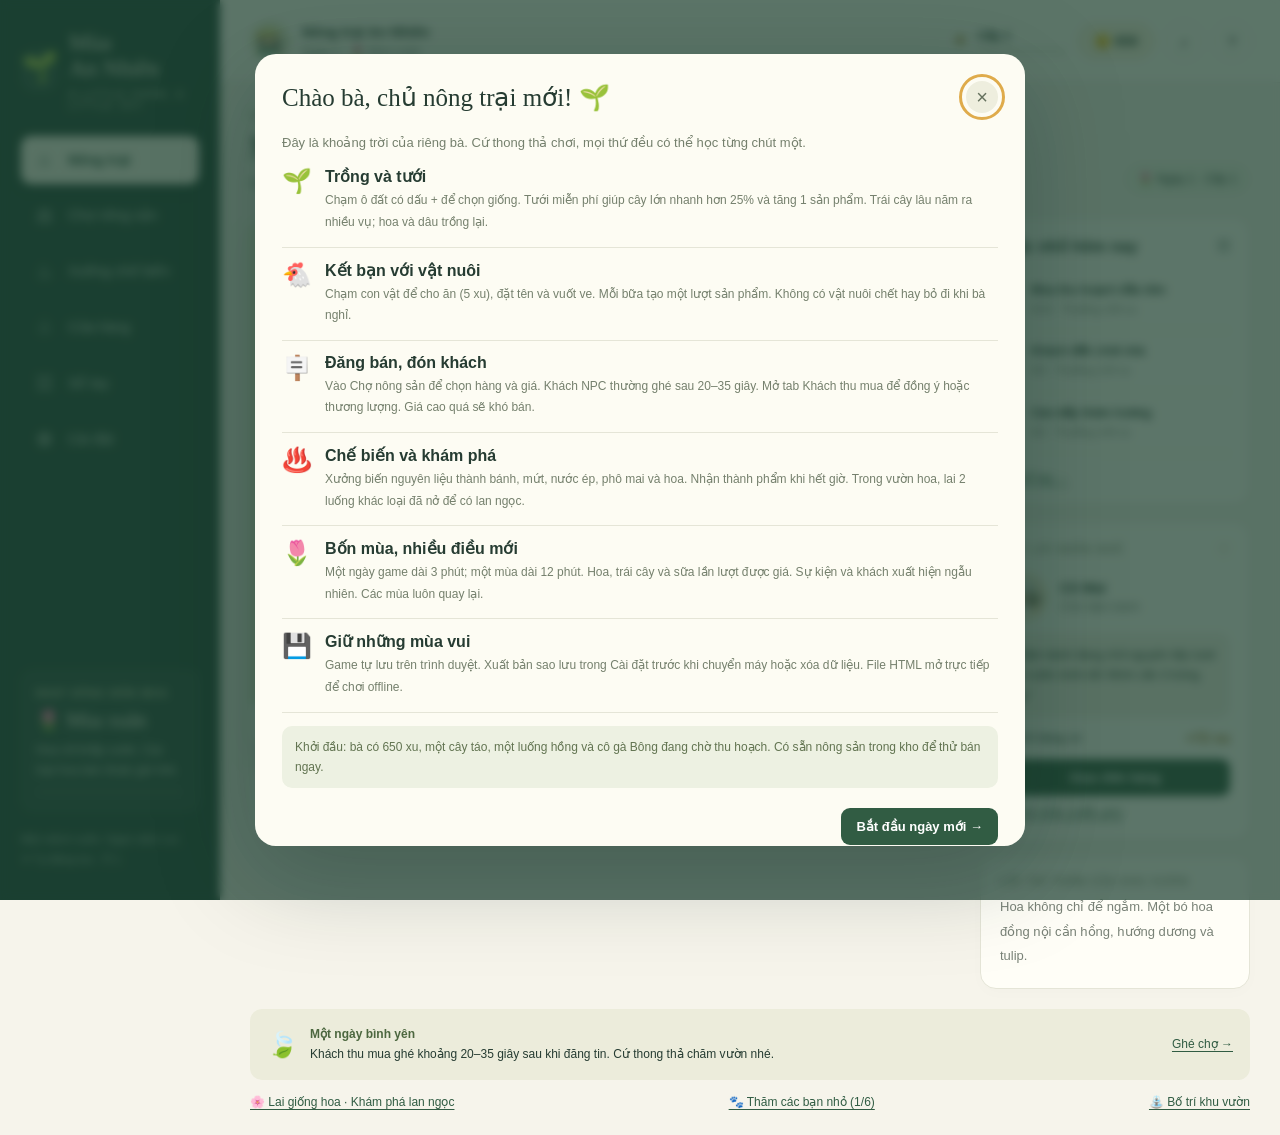
<file: apps/mua-an-nhien-v1-0/index.html>
<!DOCTYPE html>
<html lang="vi"><head><meta charset="UTF-8"><meta name="viewport" content="width=device-width,initial-scale=1"><meta name="theme-color" content="#234e3e"><title>Mùa An Nhiên · Nông trại của riêng bạn</title>
<style>
:root{--ink:#263c32;--muted:#798277;--green:#315c43;--light:#e8efdf;--cream:#f6f4eb;--line:#e5e5d7;--gold:#e6ad48;--red:#b85f48;--shadow:0 12px 36px #203c2812}*{box-sizing:border-box}body{margin:0;background:var(--cream);font-family:Segoe UI,Arial,sans-serif;color:var(--ink);font-size:15px}button,input,select{font:inherit}button{cursor:pointer;touch-action:manipulation}button:disabled{cursor:not-allowed;opacity:.42}button,input,select{outline-offset:4px}button:focus-visible{outline:3px solid #dfab4b}button{border:0}h1,h2,h3,p{margin:0}h1,h2,.serif{font-family:Georgia,'Times New Roman',serif}h1{font-size:31px;font-weight:500;letter-spacing:-1px}h2{font-size:25px;font-weight:500}h3{font-size:16px}small{font-size:12px;color:var(--muted)}.app{display:grid;grid-template-columns:220px minmax(0,1fr);min-height:100vh}.sidebar{background:#244b3c;color:#f1f0de;padding:30px 21px;display:flex;flex-direction:column;position:sticky;top:0;height:100vh;gap:25px}.brand{display:flex;gap:11px;align-items:center}.brand .mark{font-size:30px;width:43px;height:43px;border-radius:14px;background:#ffffff12;text-align:center}.brand strong{font-family:Georgia,serif;font-weight:500;font-size:23px;line-height:1.15;display:block}.brand small{color:#c5d3b7;font-size:10px;letter-spacing:2px;text-transform:uppercase;display:block;margin-top:6px}.nav{display:grid;gap:7px}.nav button{color:#cbd9cb;background:transparent;text-align:left;padding:13px 12px;border-radius:10px;display:flex;gap:12px;align-items:center;font-size:14px}.nav button.active{background:#f2f3e6;color:#234b3a;font-weight:650;box-shadow:0 5px 16px #152c241a}.nav button:hover:not(.active){background:#ffffff0b}.nav i{font-style:normal;font-size:19px;width:23px;text-align:center}.side-bottom{margin-top:auto}.season-card{background:#ffffff0b;border:1px solid #ffffff12;padding:17px 14px;border-radius:13px}.season-card strong{display:block;font-family:Georgia,serif;font-size:20px;font-weight:400;margin:9px 0}.season-card p{font-size:12px;line-height:1.65;color:#ccdac8}.side-footer{font-size:11px;color:#afc2b2;margin-top:18px;line-height:1.8}.main{min-width:0}.topbar{height:83px;background:#fffdf5;border-bottom:1px solid var(--line);display:flex;align-items:center;justify-content:space-between;padding:0 30px;gap:15px}.farm-name{display:flex;align-items:center;gap:11px}.avatar{height:41px;width:41px;border-radius:50%;display:grid;place-items:center;background:#e8ebcf;font-size:24px}.farm-name b{font-size:14px}.farm-name small{display:block;margin-top:5px}.wallet{display:flex;align-items:center;gap:12px}.currency{background:#faf3df;border:1px solid #efe3c7;border-radius:24px;padding:9px 15px;font-weight:700;font-size:14px;white-space:nowrap}.level{display:flex;align-items:center;gap:9px;font-size:12px}.bar{background:#e7eadc;border-radius:10px;overflow:hidden;height:5px;width:100%}.bar span{display:block;background:#9ab37a;height:100%;border-radius:10px;transition:width .3s}.icon-btn{width:36px;height:36px;border:1px solid var(--line);border-radius:50%;background:#fffdf5}.content{padding:27px 30px 26px;max-width:1640px;margin:auto}.heading{display:flex;align-items:flex-end;justify-content:space-between;margin-bottom:22px;gap:14px}.eyebrow{font-size:10px;text-transform:uppercase;letter-spacing:2px;color:#8a967e;font-weight:700;margin-bottom:8px}.sub{font-size:13px;color:var(--muted);margin-top:8px;line-height:1.6}.pill{border:1px solid #dce3cf;background:#edf2e3;padding:8px 12px;font-size:12px;border-radius:24px;white-space:nowrap}.layout{display:grid;grid-template-columns:minmax(0,1fr) 270px;gap:20px}.farm-card{border-radius:19px;overflow:hidden;border:1px solid #dce3c9;background:#e4edcb;position:relative;box-shadow:var(--shadow)}.farm-toolbar{position:absolute;top:17px;left:17px;right:17px;display:flex;justify-content:space-between;align-items:start;pointer-events:none;z-index:2}.weather{background:#fffdf0e8;border:1px solid #fff9;padding:9px 12px;border-radius:12px;font-size:12px;box-shadow:0 3px 10px #425a2810}.weather strong{display:block;margin-top:3px;font-size:13px}.scene{width:100%;display:block;min-height:350px;aspect-ratio:1.46;max-height:650px}.scene [data-act]{cursor:pointer;outline:0}.scene [data-act]:hover .hit{stroke:#fef2a4;stroke-width:4}.scene [data-act]:focus-visible .hit{stroke:#315c43;stroke-width:4}.scene text{font-family:Segoe UI,Arial,sans-serif}.float{animation:float 3.2s ease-in-out infinite}.bob{animation:bob 2.4s ease-in-out infinite;transform-box:fill-box;transform-origin:center}.cloud{animation:cloud 22s ease-in-out infinite alternate}.bob,.float,.cloud,.pulse{animation-delay:var(--phase,0s)}.pulse{animation:pulse 2s ease-in-out infinite}.farm-footer{background:#fdfdf3;border-top:1px solid #dde5cb;padding:14px 17px;display:flex;align-items:center;justify-content:space-between;gap:10px;font-size:12px}.legend{display:flex;gap:13px;color:#7c8771;font-size:11px}.dot{display:inline-block;width:7px;height:7px;border-radius:50%;background:#9cba7f;margin-right:5px}.dot.gold{background:#e9b84e}.rail{display:grid;gap:16px;align-content:start}.panel{background:#fffef7;border:1px solid var(--line);padding:19px;border-radius:16px;box-shadow:0 4px 15px #34532104}.panel-head{display:flex;align-items:center;justify-content:space-between;margin-bottom:14px}.label{font-size:10px;letter-spacing:1.5px;color:#8b927d;text-transform:uppercase;font-weight:700}.link{background:none;color:var(--green);padding:0;font-size:12px;text-decoration:underline;text-underline-offset:3px}.quest-row{display:flex;gap:10px;padding:11px 0;border-bottom:1px solid #eeeeDF;font-size:12px;line-height:1.6}.quest-row:last-child{border:0;padding-bottom:0}.check{width:21px;height:21px;flex-shrink:0;border:1px solid #d7dfca;border-radius:50%;display:grid;place-items:center;margin-top:2px;color:#638447}.quest-row b{font-weight:600;display:block}.quest-row small{font-size:11px}.visitor{display:flex;gap:12px;align-items:center}.portrait{height:48px;width:48px;flex-shrink:0;background:#f2e8ce;border-radius:50%;display:grid;place-items:center;font-size:30px}.speech{background:#f4f1e5;border-radius:12px;padding:12px;font-size:12px;line-height:1.7;margin:12px 0}.btn{border-radius:9px;background:var(--green);color:white;padding:11px 15px;font-size:13px;font-weight:600;display:inline-flex;gap:7px;align-items:center;justify-content:center;transition:transform .15s,background .15s}.btn:hover{background:#244a35;transform:translateY(-1px)}.btn.secondary{background:#f0f0e5;color:var(--green);border:1px solid #dfe4d4}.btn.gold{background:#ecd099;color:#644d28}.btn.danger{color:#a14d3c;background:#faeae2}.btn.full{width:100%}.btn.tiny{padding:7px 10px;font-size:12px}.quick-grid{display:grid;grid-template-columns:repeat(4,1fr);gap:12px;margin-top:17px}.quick{background:#fffef7;border:1px solid var(--line);padding:15px 11px;border-radius:12px;display:flex;align-items:center;gap:11px;text-align:left;color:var(--ink)}.quick:hover{border-color:#a0b587;background:#fbfff4}.quick em{font-size:24px;font-style:normal}.quick b{font-size:12px;display:block}.quick small{font-size:10px;display:block;margin-top:4px}.notice{display:flex;gap:12px;align-items:center;padding:14px 17px;border-radius:12px;background:#ececdb;margin-top:20px;font-size:12px;line-height:1.7}.notice strong{color:#4c673f}.page-grid{display:grid;grid-template-columns:repeat(auto-fill,minmax(235px,1fr));gap:16px}.item-card{border:1px solid var(--line);border-radius:15px;padding:20px;background:#fffef8;position:relative}.item-card h3{margin:12px 0 7px}.item-card p{font-size:12px;line-height:1.7;color:var(--muted);margin:7px 0 14px}.item-icon{font-size:36px;display:block;height:48px}.row{display:flex;align-items:center;justify-content:space-between;gap:10px}.spacer{height:20px}.tabs{display:flex;gap:7px;flex-wrap:wrap;margin-bottom:19px}.tab{border:1px solid var(--line);border-radius:30px;padding:9px 15px;background:#fffdf5;color:var(--muted);font-size:13px}.tab.active{background:var(--green);color:#fff;border-color:var(--green)}.empty{padding:35px;text-align:center;color:var(--muted);background:#ffffff69;border:1px dashed #ced7bf;border-radius:14px;line-height:1.8;font-size:13px}.badge{background:#edf1e2;border-radius:6px;font-size:11px;padding:5px 7px;color:#5e774e}.price{color:#9c762c;font-weight:700;font-size:14px}.split{display:grid;grid-template-columns:1fr 1fr;gap:20px}.list-row{border-bottom:1px solid var(--line);padding:13px 0;display:flex;justify-content:space-between;gap:12px;align-items:center;font-size:13px}.list-row:last-child{border-bottom:0}.count{font-size:22px;font-family:Georgia,serif}.modal-bg{position:fixed;inset:0;background:#173b2db3;backdrop-filter:blur(5px);display:flex;align-items:center;justify-content:center;z-index:20;padding:18px}.modal{width:560px;max-width:100%;max-height:88vh;overflow:auto;background:#fdfcf3;border-radius:21px;padding:27px;box-shadow:0 25px 100px #09251d44}.modal.wide{width:770px}.modal-head{display:flex;justify-content:space-between;align-items:center;margin-bottom:18px}.modal-head button{background:#eeeede;border-radius:50%;height:32px;width:32px;color:#65715e;font-size:20px}.modal .page-grid{grid-template-columns:repeat(auto-fit,minmax(175px,1fr));gap:10px}.modal .item-card{padding:15px}.modal p{font-size:13px;line-height:1.8;color:#75806d}.form{display:grid;gap:14px;margin-top:18px}.form label{font-size:12px;color:#66735d;display:grid;gap:7px}.form input,.form select{border:1px solid #d8dfc9;background:#fffef8;padding:11px 13px;border-radius:8px;min-width:0;width:100%;color:var(--ink)}.form .cols{display:grid;grid-template-columns:1fr 1fr;gap:14px}.modal-actions{display:flex;gap:9px;justify-content:flex-end;margin-top:20px;flex-wrap:wrap}.hint{padding:11px 13px;border-radius:10px;background:#edf1e2;color:#627451;font-size:12px;line-height:1.7;margin:13px 0}.toasts{position:fixed;bottom:23px;left:50%;transform:translateX(-50%);display:grid;gap:8px;z-index:40;max-width:90vw;pointer-events:none}.toast{background:#234c3e;color:#fff9e7;border:1px solid #a8bd7a;padding:13px 20px;border-radius:13px;box-shadow:0 8px 30px #223c3830;font-size:13px;animation:in .25s}.toast.error{background:#935442;border-color:#bc806a}.locked{filter:grayscale(.8);opacity:.7}.mini-progress{height:4px;background:#e4e9d6;border-radius:6px;margin-top:10px;overflow:hidden}.mini-progress span{display:block;height:100%;background:#9cb880}.stat-grid{display:grid;grid-template-columns:repeat(4,1fr);gap:13px;margin-bottom:20px}.stat{background:#fffef7;border:1px solid var(--line);border-radius:12px;padding:17px}.stat b{font-family:Georgia,serif;font-size:26px;display:block;margin-top:9px;font-weight:400}.guide-step{display:flex;gap:13px;padding:13px 0;border-bottom:1px solid var(--line)}.guide-step>span{font-size:24px}.guide-step p{font-size:12px;margin-top:4px}.decorating{background:#ffe8ae;border:1px solid #d7b66d;padding:11px 14px;border-radius:9px;margin-bottom:14px;font-size:13px;display:flex;justify-content:space-between}.visually-hidden{position:absolute;width:1px;height:1px;padding:0;margin:-1px;overflow:hidden;clip:rect(0,0,0,0);white-space:nowrap;border:0}@keyframes float{50%{transform:translateY(-5px)}}@keyframes bob{50%{transform:rotate(3deg) translateY(-2px)}}@keyframes cloud{to{transform:translateX(35px)}}@keyframes pulse{50%{opacity:.65}}@keyframes in{from{transform:translateY(10px);opacity:0}}@media(min-width:1500px){.scene{aspect-ratio:1.6}.content{padding:32px 38px}.layout{grid-template-columns:minmax(0,1fr) 285px}}@media(max-width:1150px){.app{grid-template-columns:180px minmax(0,1fr)}.sidebar{padding:24px 13px}.content{padding:22px}.topbar{padding:0 22px}.layout{grid-template-columns:minmax(0,1fr)}.rail{grid-template-columns:1fr 1fr}.rail .tip-panel{display:none}.scene{aspect-ratio:1.5}.brand strong{font-size:20px}.quick{gap:7px;padding:13px 9px}.quick small{font-size:10px}}@media(max-width:700px){.app{display:block}.sidebar{position:fixed;bottom:0;top:auto;height:68px;width:100%;padding:5px 7px;z-index:10;background:#244b3cf5;backdrop-filter:blur(12px)}.sidebar .brand,.side-bottom{display:none}.nav{display:flex;justify-content:space-around;gap:0;height:100%}.nav button{font-size:9px;padding:6px 5px;gap:4px;border-radius:8px;flex:1;flex-direction:column;justify-content:center}.nav i{font-size:20px}.topbar{height:72px;padding:0 14px}.content{padding:20px 12px 90px}.heading{align-items:start;margin-bottom:15px}h1{font-size:27px}.heading .pill{font-size:10px;padding:7px 9px}.farm-name b{font-size:12px}.farm-name small{font-size:10px}.wallet{gap:6px}.currency{padding:8px 10px;font-size:12px}.level{display:none}.avatar{width:35px;height:35px;font-size:22px}.icon-btn{height:31px;width:31px}.quick-grid{grid-template-columns:repeat(2,1fr);gap:9px;margin-top:12px}.quick small{font-size:11px}.scene{min-height:0;aspect-ratio:1.18}.rail{grid-template-columns:1fr}.panel{padding:17px}.farm-footer{padding:11px;font-size:10px}.legend{gap:6px;font-size:9px}.farm-toolbar{top:11px;left:11px;right:11px}.weather{padding:7px 9px;font-size:10px}.weather strong{font-size:11px}.page-grid{grid-template-columns:repeat(2,minmax(0,1fr));gap:10px}.item-card{padding:14px}.item-card h3{font-size:14px}.item-card p{font-size:11px}.btn{font-size:12px;padding:10px 12px}.split{grid-template-columns:1fr}.stat-grid{grid-template-columns:repeat(2,1fr)}.modal{padding:22px 18px}.modal .page-grid{grid-template-columns:1fr 1fr}.modal h2{font-size:23px}.notice{margin-top:13px}.pill{white-space:normal}.toasts{bottom:82px;width:max-content}.farm-card{border-radius:14px}.sub{font-size:12px}}@media(prefers-reduced-motion:reduce){*,*:before,*:after{animation:none!important;transition:none!important}}
</style></head><body><div id="app"></div><div id="modal-root"></div><div class="toasts" id="toasts" aria-live="polite"></div><input type="file" id="import-file" accept="application/json,.json" hidden>
<script>
'use strict';
const VERSION=1,KEY='mua-an-nhien-v1-',SLOTKEY='mua-an-nhien-active';
const ITEMS={apple:{name:'Táo',icon:'🍎',price:18},orange:{name:'Cam',icon:'🍊',price:22},cherry:{name:'Anh đào',icon:'🍒',price:30},mango:{name:'Xoài',icon:'🥭',price:34},strawberry:{name:'Dâu tây',icon:'🍓',price:14},rose:{name:'Hoa hồng',icon:'🌹',price:18},sunflower:{name:'Hướng dương',icon:'🌻',price:16},tulip:{name:'Tulip',icon:'🌷',price:22},lavender:{name:'Oải hương',icon:'🪻',price:25},orchid:{name:'Lan ngọc',icon:'🌸',price:65},egg:{name:'Trứng gà',icon:'🥚',price:16},milk:{name:'Sữa tươi',icon:'🥛',price:25},wool:{name:'Len cừu',icon:'🧶',price:32},duckegg:{name:'Trứng vịt',icon:'🪺',price:20},goatmilk:{name:'Sữa dê',icon:'🍼',price:30},honey:{name:'Mật ong',icon:'🍯',price:40},cheese:{name:'Phô mai',icon:'🧀',price:85},cake:{name:'Bánh dâu',icon:'🍰',price:170},jam:{name:'Mứt táo',icon:'🫙',price:90},juice:{name:'Nước ép nhiệt đới',icon:'🧃',price:125},bouquet:{name:'Bó hoa đồng nội',icon:'💐',price:145},perfume:{name:'Hương đồng',icon:'🧴',price:165}};
const CROPS={apple:{zone:'tree',cost:45,time:75,qty:3,level:1,color:'#dc6b4f'},orange:{zone:'tree',cost:60,time:100,qty:3,level:2,color:'#efa942'},cherry:{zone:'tree',cost:85,time:130,qty:3,level:3,color:'#d15a6f'},mango:{zone:'tree',cost:105,time:155,qty:3,level:4,color:'#e6ac3f'},strawberry:{zone:'tree',cost:14,time:40,qty:3,level:1,color:'#d76358',single:true},rose:{zone:'flower',cost:16,time:55,qty:3,level:1,color:'#da7181'},sunflower:{zone:'flower',cost:14,time:50,qty:3,level:1,color:'#ebbc4b'},tulip:{zone:'flower',cost:22,time:70,qty:3,level:2,color:'#e19d9c'},lavender:{zone:'flower',cost:26,time:85,qty:3,level:3,color:'#a18bbb'},orchid:{zone:'flower',cost:0,time:100,qty:3,level:1,color:'#b78ec0'}};
const ANIMALS={chicken:{name:'Gà mái',icon:'🐔',cost:110,time:60,item:'egg',level:1},cow:{name:'Bò sữa',icon:'🐄',cost:220,time:100,item:'milk',level:2},sheep:{name:'Cừu',icon:'🐑',cost:260,time:120,item:'wool',level:3},duck:{name:'Vịt',icon:'🦆',cost:155,time:80,item:'duckegg',level:2},goat:{name:'Dê',icon:'🐐',cost:280,time:110,item:'goatmilk',level:4}};
const RECIPES={cheese:{need:{milk:2},time:35,level:1},cake:{need:{egg:2,milk:1,strawberry:2},time:65,level:2},jam:{need:{apple:3},time:40,level:1},juice:{need:{orange:2,mango:1},time:50,level:4},bouquet:{need:{rose:2,sunflower:2,tulip:1},time:45,level:2},perfume:{need:{lavender:3,honey:1},time:60,level:3}};
const DECORS={bench:{name:'Ghế vườn',icon:'🪑',cost:80},fountain:{name:'Đài phun nước',icon:'⛲',cost:180},lamp:{name:'Đèn sân vườn',icon:'🏮',cost:65},picnic:{name:'Góc picnic',icon:'🧺',cost:130},mushroom:{name:'Nấm cổ tích',icon:'🍄',cost:55}};
const NPCS=[{name:'Cô Mai',icon:'👩🏻‍🍳',role:'Chủ tiệm bánh',likes:['egg','milk','strawberry','cake','jam'],line:'Tiệm bánh đang chờ nguyên liệu tươi từ vườn mình đó!'},{name:'Chú Bình',icon:'👨🏻‍🌾',role:'Người bán hàng ở chợ',likes:['apple','orange','mango','cherry','honey','duckegg','goatmilk'],line:'Hàng ngon thế này, cho chú mua về phiên chợ nhé.'},{name:'Linh',icon:'👩🏻',role:'Chủ tiệm hoa',likes:['rose','sunflower','tulip','lavender','orchid','bouquet','perfume'],line:'Một bó hoa nhỏ có thể làm cả ngày dịu dàng hơn.'},{name:'Anh Nam',icon:'🧑🏻‍🍳',role:'Đầu bếp',likes:['cheese','milk','egg','juice','wool','goatmilk'],line:'Anh tìm chút hương vị mới cho thực đơn hôm nay.'}];
const SEASONS=[{name:'Xuân',icon:'🌷',desc:'Hoa nở khắp vườn. Các loại hoa bán được giá hơn.',boost:['rose','sunflower','tulip','lavender','orchid','bouquet'],sky:'#e1edce'},{name:'Hạ',icon:'☀️',desc:'Mùa của trái ngọt và những ly nước ép mát lành.',boost:['orange','mango','juice','honey'],sky:'#e6edbd'},{name:'Thu',icon:'🍂',desc:'Phiên chợ mùa thu thích mứt, táo và bánh dâu.',boost:['apple','jam','cake','cherry'],sky:'#e8dfbf'},{name:'Đông',icon:'❄️',desc:'Sữa ấm, len mềm và phô mai được khách yêu thích.',boost:['wool','milk','goatmilk','cheese'],sky:'#dce7dc'}];
const TRAITS=['Dễ gần','Ham ăn','Hiếu động','Hay làm nũng'];
const QUESTS=[{id:'harvest',title:'Mùa thu hoạch đầu tiên',goal:10,reward:100,desc:'Thu hoạch 10 lần từ vườn hoặc vật nuôi.'},{id:'sales',title:'Khách đến chơi nhà',goal:3,reward:120,desc:'Hoàn thành 3 giao dịch với khách thu mua.'},{id:'crafts',title:'Căn bếp thơm hương',goal:2,reward:140,desc:'Nhận 2 sản phẩm chế biến hoàn tất.'},{id:'decor',title:'Một góc thật xinh',goal:2,reward:130,desc:'Đặt đồ trang trí vào 2 vị trí trong vườn.'},{id:'flowers',title:'Người bạn của hoa',goal:5,reward:160,desc:'Thu hoạch 5 luống hoa.'},{id:'breed',title:'Sắc hoa bí mật',goal:1,reward:200,desc:'Lai giống thành công một hạt lan ngọc.'},{id:'level',title:'Chủ nông trại tài ba',goal:6,reward:300,desc:'Đạt cấp độ 6.'}];
const $=s=>document.querySelector(s),esc=s=>String(s).replace(/[&<>"']/g,c=>({'&':'&amp;','<':'&lt;','>':'&gt;','"':'&quot;',"'":'&#39;'}[c])),num=n=>Math.floor(n).toLocaleString('vi-VN'),rand=a=>a[Math.floor(Math.random()*a.length)],uid=()=>Math.random().toString(36).slice(2,10),clamp=(v,a,b)=>Math.min(b,Math.max(a,v));
let slot=1,state,page='farm',shopTab='seeds',journalTab='quests',marketTab='listings',modal=null,placing=null,lastTick=Date.now(),audioCtx=null,paused=false,saveFailed=false,saveStamp=0;
try{slot=clamp(Number(localStorage.getItem(SLOTKEY))||1,1,3)}catch(e){}
function fresh(name='Nông trại An Nhiên'){return{version:VERSION,name,coins:650,xp:0,clock:0,lastReal:Date.now(),revision:0,started:false,sound:false,inventory:{apple:6,egg:4,milk:3,strawberry:4,rose:3,sunflower:3},plots:Array.from({length:8},(_,i)=>i===0?{type:'apple',at:-80,watered:true}:null),flowers:Array.from({length:6},(_,i)=>i===0?{type:'rose',at:-60,watered:true}:null),animals:[{id:uid(),type:'chicken',name:'Bông',trait:'Dễ gần',affection:10,at:-70,fed:true,petDay:-1}],decor:[null,null,null,null,null],decorStock:{},listings:[],offers:[],jobs:[],relations:[0,0,0,0],collected:['apple','egg','milk','strawberry','rose','sunflower'],stats:{harvest:0,sales:0,crafts:0,flowers:0,breed:0,earned:0},claimed:[],collectionClaimed:[],upgrades:{land:0,bees:false,kitchen:0},honeyAt:0,orchidSeeds:0,nextBuyer:20,nextEvent:65,event:null,log:[],request:{npc:0,item:'egg',qty:3,reward:72,done:0,next:0},gifts:[],tips:0}}
function validate(s){
const own=(o,k)=>Object.prototype.hasOwnProperty.call(o,k),finite=(v,min=0,max=1e12)=>Number.isFinite(v)&&v>=min&&v<=max,int=(v,min=0,max=1e9)=>Number.isInteger(v)&&finite(v,min,max),obj=o=>o&&typeof o==='object'&&!Array.isArray(o),str=(v,max=100)=>typeof v==='string'&&v.length<=max,fail=()=>{throw Error('Tệp sao lưu thiếu dữ liệu hoặc không đúng định dạng game.')};
if(!obj(s)||s.version!==1||!str(s.name,40)||!int(s.coins,0,1e12)||!int(s.xp,0,1e12)||!finite(s.clock)||!finite(s.lastReal,0,1e16)||typeof s.started!=='boolean'||typeof s.sound!=='boolean')fail();
for(const key of ['plots','flowers','animals','decor','listings','offers','jobs','relations','collected','claimed','collectionClaimed','log','gifts'])if(!Array.isArray(s[key]))fail();
if(s.plots.length!==8||s.flowers.length!==6||s.decor.length!==5||s.animals.length>6||s.listings.length>8||s.offers.length>6||s.jobs.length>3||s.relations.length!==4||s.log.length>25||s.gifts.length>4||s.collectionClaimed.length>4||s.claimed.length>QUESTS.length||s.collected.length>Object.keys(ITEMS).length)fail();
if(!obj(s.inventory)||!obj(s.decorStock))fail();
for(const [k,v]of Object.entries(s.inventory))if(!own(ITEMS,k)||!int(v))fail();
for(const [k,v]of Object.entries(s.decorStock))if(!own(DECORS,k)||!int(v))fail();
for(const [key,zone]of [['plots','tree'],['flowers','flower']])for(const p of s[key])if(p&&(!own(CROPS,p.type)||CROPS[p.type].zone!==zone||!finite(p.at,-1e12)||typeof p.watered!=='boolean'))fail();
for(const a of s.animals)if(!obj(a)||!own(ANIMALS,a.type)||!str(a.id,30)||!str(a.name,24)||!TRAITS.includes(a.trait)||!finite(a.at,-1e12)||!int(a.affection)||!int(a.petDay,-1)||typeof a.fed!=='boolean')fail();
if(new Set(s.animals.map(a=>a.id)).size!==s.animals.length)fail();
for(const l of s.listings)if(!obj(l)||!own(ITEMS,l.item)||!int(l.qty,1)||!int(l.price,1,99999)||!finite(l.until)||!str(l.id,30))fail();
if(new Set(s.listings.map(l=>l.id)).size!==s.listings.length)fail();
for(const o of s.offers){const listing=s.listings.find(l=>l.id===o.listing);if(!listing||!int(o.npc,0,3)||!int(o.qty,1,listing.qty)||!int(o.price,1)||!str(o.id,30)||typeof o.countered!=='boolean')fail()}
if(new Set(s.offers.map(o=>o.id)).size!==s.offers.length)fail();
for(const j of s.jobs)if(!obj(j)||!own(RECIPES,j.item)||!finite(j.until)||!str(j.id,30))fail();
for(const d of s.decor)if(d&&!own(DECORS,d))fail();
if(!obj(s.upgrades)||![0,1,2].includes(s.upgrades.land)||![0,1].includes(s.upgrades.kitchen)||typeof s.upgrades.bees!=='boolean'||!obj(s.stats)||!obj(s.request))fail();
for(const k of ['harvest','sales','crafts','flowers','breed','earned'])if(!int(s.stats[k],0,1e12))fail();
const r=s.request;if(!own(ITEMS,r.item)||!int(r.npc,0,3)||!int(r.qty,1,100)||!int(r.reward,0,1e9)||![0,1].includes(r.done)||!finite(r.next))fail();
if(!int(s.orchidSeeds)||!finite(s.honeyAt)||s.relations.some(n=>!int(n))||!finite(s.nextBuyer)||!finite(s.nextEvent))fail();
if(s.event&&(!obj(s.event)||!finite(s.event.until)||!['tour','rain','merchant','duck','festival'].includes(s.event.type)||typeof s.event.claimed!=='boolean'))fail();
if(s.collected.some(k=>!own(ITEMS,k))||s.claimed.some(k=>!QUESTS.some(q=>q.id===k))||s.collectionClaimed.some(n=>![5,10,15,20].includes(n))||s.gifts.some(n=>!int(n,0,3))||s.log.some(l=>!obj(l)||!str(l.text,500)||!finite(l.t)))fail();
for(const key of ['collected','claimed','collectionClaimed','gifts'])if(new Set(s[key]).size!==s[key].length)fail();
return s;
}
function load(n){let raw;try{raw=localStorage.getItem(KEY+n);return raw?validate(JSON.parse(raw)):null}catch(e){if(raw){try{localStorage.setItem(KEY+n+'-recovery',raw)}catch(ignore){}}return null}}
state=load(slot)||fresh();
function level(){return Math.floor(Math.sqrt(state.xp/45))+1}function season(){return SEASONS[Math.floor(state.clock/720)%4]}function day(){return Math.floor(state.clock/180)+1}function unlocked(i){return i<4+state.upgrades.land*2}function qty(k){return state.inventory[k]||0}function add(k,n){state.inventory[k]=qty(k)+n;if(!state.collected.includes(k))state.collected.push(k)}function has(need){return Object.entries(need).every(([k,n])=>qty(k)>=n)}function spendNeed(need){Object.entries(need).forEach(([k,n])=>state.inventory[k]-=n)}function xp(n){state.xp+=n}function cost(n){if(state.coins<n){toast('Chưa đủ xu. Thử bán nông sản hoặc nhận thưởng nhiệm vụ nhé.',true);return false}state.coins-=n;return true}function log(t){state.log.unshift({t:state.clock,text:t});state.log=state.log.slice(0,25)}
function save(){if(paused)return;try{state.lastReal=Date.now();state.revision=Date.now();saveStamp=state.revision;localStorage.setItem(KEY+slot,JSON.stringify(state));localStorage.setItem(SLOTKEY,String(slot));saveFailed=false}catch(e){if(!saveFailed)toast('Trình duyệt không lưu được. Hãy xuất bản sao lưu trong Cài đặt.',true);saveFailed=true}}
function sound(type='tap'){if(!state.sound)return;try{audioCtx=audioCtx||new(window.AudioContext||window.webkitAudioContext)();if(audioCtx.state==='suspended')audioCtx.resume();const notes=type==='win'?[523,659,784]:type==='coin'?[880,1175]:[440];notes.forEach((f,i)=>{const o=audioCtx.createOscillator(),g=audioCtx.createGain(),t=audioCtx.currentTime+i*.085;o.type='sine';o.frequency.value=f;g.gain.setValueAtTime(.0001,t);g.gain.exponentialRampToValueAtTime(.045,t+.01);g.gain.exponentialRampToValueAtTime(.0001,t+.22);o.connect(g).connect(audioCtx.destination);o.start(t);o.stop(t+.24)})}catch(e){}}
function toast(t,error=false){const el=document.createElement('div');el.className='toast'+(error?' error':'');el.textContent=t;$('#toasts').append(el);setTimeout(()=>el.remove(),4200)}
function niceTime(s){s=Math.max(0,Math.ceil(s));return s<60?s+' giây':Math.floor(s/60)+'p '+s%60+'s'}function price(k){return Math.round(ITEMS[k].price*(season().boost.includes(k)?1.2:1)*(state.event?.type==='festival'?1.15:1))}function reqText(need){return Object.entries(need).map(([k,n])=>`${ITEMS[k].icon} ${n} ${ITEMS[k].name} <small>(${qty(k)}/${n})</small>`).join(' · ')}
function cropDuration(p){return CROPS[p.type].time*(p.watered?.75:1)}function ready(p){return p&&state.clock-p.at>=cropDuration(p)}function animalReady(a){return a.fed&&state.clock-a.at>=ANIMALS[a.type].time}function progress(p){return clamp((state.clock-p.at)/cropDuration(p),0,1)}function questValue(q){return q.id==='level'?level():q.id==='decor'?state.decor.filter(Boolean).length:state.stats[q.id]||0}
function marketOffer(){if(state.offers.length>=5)return;const available=state.listings.filter(l=>!state.offers.some(o=>o.listing===l.id));if(!available.length)return;const l=rand(available);if(l.price>price(l.item)*1.65&&Math.random()<.8)return;let np=NPCS.map((p,i)=>({p,i})).filter(n=>n.p.likes.includes(l.item));const npc=rand(np.length?np:NPCS.map((p,i)=>({p,i}))).i;const budget=price(l.item)*(1.05+Math.min(state.relations[npc],100)/300);const offered=Math.round(Math.min(l.price,budget*(.88+Math.random()*.32)));state.offers.push({id:uid(),listing:l.id,npc,qty:Math.min(l.qty,1+Math.floor(Math.random()*4)),price:Math.max(1,offered),countered:false});log(`${NPCS[npc].name} gửi đề nghị mua ${ITEMS[l.item].name}.`);if(page!=='market')toast(`${NPCS[npc].icon} ${NPCS[npc].name} đang đợi ở quầy thu mua.`)}
function makeEvent(){const type=rand(['tour','rain','merchant','duck','festival']);state.event={type,until:state.clock+100,claimed:false};if(type==='rain'){[...state.plots,...state.flowers].filter(Boolean).forEach(p=>p.watered=true)}log('Sự kiện: '+eventInfo().title);toast(eventInfo().title)}
function eventInfo(){const e=state.event;if(!e)return{title:'Một ngày bình yên',desc:'Khách thu mua ghé khoảng 20–35 giây sau khi đăng tin. Cứ thong thả chăm vườn nhé.',icon:'🍃'};return({tour:{title:'Đoàn khách ghé thăm',desc:'Khách du lịch muốn mua một giỏ trái cây. Giao 3 táo để nhận 95 xu.',icon:'🚌'},rain:{title:'Cơn mưa đầu mùa',desc:'Mưa đã tưới toàn bộ vườn. Cây lớn nhanh hơn, không cần tưới thêm.',icon:'🌦️'},merchant:{title:'Thương nhân hạt giống',desc:'Một hạt lan ngọc quý giá, giá đặc biệt 65 xu. Mỗi lần ghé chỉ có một hạt.',icon:'🎒'},duck:{title:'Chú vịt đi lạc',desc:'Tìm được vịt nhỏ bên hồ. Đưa về cho hàng xóm để nhận 35 xu và 12 kinh nghiệm.',icon:'🦆'},festival:{title:'Phiên chợ rộn ràng',desc:'Giá tham khảo tất cả sản phẩm tăng 15% trong thời gian phiên chợ.',icon:'🎪'}})[e.type]}
function advance(dt,offline=false){state.clock+=Math.max(0,dt);let expired=state.listings.filter(l=>l.until<=state.clock);expired.forEach(l=>{add(l.item,l.qty);state.offers=state.offers.filter(o=>o.listing!==l.id)});state.listings=state.listings.filter(l=>l.until>state.clock);if(expired.length)log('Tin bán hết hạn: sản phẩm đã được trả về kho.');if(state.event&&state.event.until<=state.clock)state.event=null;if(state.clock>=state.nextBuyer){marketOffer();state.nextBuyer=state.clock+20+Math.random()*15}if(state.clock>=state.nextEvent){if(!offline)makeEvent();state.nextEvent=state.clock+100+Math.random()*70}if(state.request.done&&state.clock>=state.request.next)newRequest()}
function newRequest(){const npc=Math.floor(Math.random()*4),choices=NPCS[npc].likes.filter(k=>state.collected.includes(k));const item=rand(choices.length?choices:['apple']);state.request={npc,item,qty:2+Math.floor(Math.random()*3),reward:0,done:0,next:0};state.request.reward=Math.round(ITEMS[item].price*state.request.qty*1.45)}
function resumeOffline(){const elapsed=clamp((Date.now()-state.lastReal)/1000,0,86400);if(elapsed>15&&state.started){advance(elapsed,true);toast(`Mừng bà về! Vườn đã lớn thêm ${elapsed>3600?Math.floor(elapsed/3600)+' giờ':elapsed>=60?Math.floor(elapsed/60)+' phút':Math.floor(elapsed)+' giây'}. Không cây hay vật nuôi nào bị mất.`)}state.lastReal=Date.now()}
resumeOffline();
// Vector artwork: everything is drawn locally inside this document.
function treeArt(x,y,type,scale=1,fruits=true){const color=CROPS[type]?.color||'#d76b58';return `<g transform="translate(${x} ${y}) scale(${scale})"><ellipse cy="17" rx="35" ry="13" fill="#66844b" opacity=".16"/><path d="M-6 7L-4-40 5-40 8 8Z" fill="#97734c"/><path d="M0-22L-16-41M1-29L17-48" stroke="#97734c" stroke-width="5"/><g class="bob"><ellipse cy="-55" rx="35" ry="29" fill="#81a867"/><circle cx="-22" cy="-43" r="25" fill="#91b673"/><circle cx="23" cy="-47" r="26" fill="#789e60"/><circle cx="0" cy="-67" r="27" fill="#a4c47c"/><path d="M-24-65Q-12-80 0-80" stroke="#b9d38e" stroke-width="5" fill="none" stroke-linecap="round"/>${fruits?[[-25,-44],[-3,-65],[23,-50],[-5,-31],[16,-76]].map(([a,b])=>`<circle cx="${a}" cy="${b}" r="6.5" fill="${color}"/><path d="M${a} ${b-6}l2-4" stroke="#56744a" stroke-width="2"/>`).join(''):''}</g></g>`}
function flowerArt(x,y,type,scale=1){const color=CROPS[type]?.color||'#deb959';return `<g transform="translate(${x} ${y}) scale(${scale})"><g class="bob"><path d="M0 4V-22M0-5Q-15-20-12-6Q-7-3 0-3M0-12Q12-25 12-12Q7-8 0-8" fill="#78a256" stroke="#6b9450" stroke-width="2"/><g transform="translate(0 -25)">${[0,60,120,180,240,300].map(r=>`<ellipse transform="rotate(${r})" cy="-6" rx="5" ry="8" fill="${color}"/>`).join('')}<circle r="4.8" fill="${type==='sunflower'?'#8d6c3c':'#f2d383'}"/></g></g></g>`}
function animalArt(x,y,type,scale=1){const cow=type==='cow',sheep=type==='sheep',goat=type==='goat';if(cow||sheep||goat)return `<g transform="translate(${x} ${y}) scale(${scale})"><g class="bob"><ellipse cy="14" rx="29" ry="8" fill="#7b8d5d" opacity=".15"/><path d="M-19 1v14M-8 3v14M12 3v14M23-1v14" stroke="${cow?'#b8a792':'#c5b8a3'}" stroke-width="6" stroke-linecap="round"/><ellipse cy="-6" rx="29" ry="20" fill="${goat?'#d2b58b':'#fff9e8'}"/>${cow?'<ellipse cx="-11" cy="-11" rx="10" ry="12" fill="#7a6958"/><ellipse cx="15" cy="-3" rx="7" ry="10" fill="#7a6958"/>':sheep?'<g fill="#fffdf3"><circle cx="-18" cy="-18" r="11"/><circle cx="0" cy="-24" r="12"/><circle cx="17" cy="-18" r="10"/><circle cx="-20" cy="0" r="10"/></g>':''}<ellipse cx="26" cy="-15" rx="13" ry="16" fill="${goat?'#c7a174':sheep?'#b9a38c':'#fff8e6'}"/><ellipse cx="32" cy="-5" rx="12" ry="7" fill="${cow?'#e4b3a0':'#c4af93'}"/><path d="M18-27L12-34M32-29L35-36" stroke="#bda585" stroke-width="4" stroke-linecap="round"/><circle cx="31" cy="-18" r="2" fill="#3b4935"/><path d="M-26-8q-13-9-12 2" fill="none" stroke="#bda585" stroke-width="3"/></g></g>`;return `<g transform="translate(${x} ${y}) scale(${scale})"><g class="bob"><ellipse cy="13" rx="20" ry="6" fill="#7b8d5d" opacity=".15"/><path d="M-5 5v9m10-10v10" stroke="#d6a459" stroke-width="3"/><ellipse cy="-5" rx="19" ry="15" fill="${type==='duck'?'#e4d9ad':'#fff6de'}"/><path d="M-14-10l-13-10 2 18" fill="${type==='duck'?'#8b9d77':'#e2cb9b'}"/><circle cx="12" cy="-22" r="10" fill="${type==='duck'?'#6c9371':'#fff4d7'}"/>${type==='chicken'?'<path d="M7-30q-3-10 4-5q3-9 6 0q9-2 4 7" fill="#cb6c52"/>':''}<path d="M20-24l11 5-11 3" fill="#e5b34f"/><circle cx="15" cy="-24" r="2" fill="#3c4834"/><ellipse cx="-2" cy="-6" rx="10" ry="7" fill="${type==='duck'?'#c4c399':'#e5d5ad'}"/></g></g>`}
function decoArt(x,y,key){const d=DECORS[key];if(!d)return '';return `<g transform="translate(${x} ${y})"><ellipse cy="9" rx="25" ry="10" fill="#63854b" opacity=".16"/>${key==='bench'?'<path d="M-22-12h44v15h-44z" fill="#ae8353"/><path d="M-22-19h44v6h-44z" fill="#c89966"/><path d="M-16 0v12m31-12v12" stroke="#637153" stroke-width="4"/>':key==='fountain'?'<ellipse cy="6" rx="28" ry="12" fill="#b5bba4"/><ellipse cy="2" rx="24" ry="9" fill="#91c3bc"/><path d="M0 0v-30" stroke="#bac0aa" stroke-width="9"/><ellipse cy="-25" rx="16" ry="6" fill="#cbd1bb"/><path d="M0-30q-12-18-16 6M0-30q12-18 16 6" fill="none" stroke="#a5d9d3" stroke-width="2" class="pulse"/>':key==='lamp'?'<path d="M0 10v-54" stroke="#7e765b" stroke-width="4"/><path d="M-12-54h24l-3 22H-9z" fill="#ead08a" stroke="#9d946e" stroke-width="2"/><path d="M-16-55L0-66l16 11z" fill="#6b8660"/>':key==='picnic'?'<path d="M-30-9L7-22 36-1 0 14z" fill="#d9ac8d"/><path d="M-20-7L11 8M-7-15L25 2" stroke="#f2ddbb" stroke-width="6"/><path d="M-2-16h20l-3 14H0z" fill="#af8654"/><path d="M2-16q5-18 11 0" stroke="#af8654" fill="none" stroke-width="3"/>':'<path d="M-11 5v-22m24 21v-31" stroke="#f6e9ca" stroke-width="9"/><path d="M-29-16q17-35 36 0z" fill="#d38367"/><path d="M-5-24q20-34 37 0z" fill="#c86f58"/><g fill="#f5e8ca"><circle cx="-16" cy="-25" r="3"/><circle cx="0" cy="-20" r="3"/><circle cx="13" cy="-35" r="4"/><circle cx="26" cy="-28" r="3"/></g>'}</g>`}
function svgLabel(x,y,text,fill='#fffced'){const width=Math.max(58,text.length*6.7+18);return `<g transform="translate(${x} ${y})"><rect x="${-width/2}" y="-11" width="${width}" height="23" rx="11" fill="${fill}" stroke="#d9dfc5"/><text text-anchor="middle" y="4" font-size="10" fill="#516744">${esc(text)}</text></g>`}
function farmSVG(){let trees='',flowers='',animals='',decor='';state.plots.forEach((p,i)=>{const x=105+i%4*84,y=310+Math.floor(i/4)*103;const lock=!unlocked(i),r=ready(p);trees+=`<g tabindex="0" role="button" aria-label="Ô vườn ${i+1}${p?' '+ITEMS[p.type].name:''}" data-act="plot" data-i="${i}" data-zone="tree"><path class="hit" d="M${x-35} ${y-13}q35-16 70 0v30q-35 16-70 0z" fill="${lock?'#a8bb8b':'#b59a70'}" stroke="${lock?'#94ac7a':'#a78f66'}" stroke-width="1.2"/><path d="M${x-27} ${y+2}q25 10 54 0m-49 8q22 7 44 0" stroke="#927f5a" opacity=".25" fill="none"/>${lock?`<text x="${x}" y="${y+9}" text-anchor="middle" font-size="19">🔒</text>`:p?(p.type==='strawberry'?Array.from({length:3},(_,j)=>flowerArt(x-20+j*21,y+5,p.type,.55+progress(p)*.35)).join(''):treeArt(x,y,p.type,.45+progress(p)*.43,r))+ (r?svgLabel(x,y+30,'Thu hoạch ✦','#fff4cf'):svgLabel(x,y+29,niceTime(cropDuration(p)-(state.clock-p.at)))):`<text x="${x}" y="${y+9}" text-anchor="middle" font-size="24" fill="#eee7ce">+</text>`}</g>`});state.flowers.forEach((p,i)=>{const x=472+i%3*66,y=378+Math.floor(i/3)*72,r=ready(p);flowers+=`<g tabindex="0" role="button" aria-label="Luống hoa ${i+1}" data-act="plot" data-i="${i}" data-zone="flower"><path class="hit" d="M${x-27} ${y-12}q27-12 54 0v22q-27 13-54 0z" fill="#ae936f" stroke="#9d8767"/><path d="M${x-19} ${y+4}q19 6 38 0" stroke="#8d795b" fill="none" opacity=".4"/>${p?[-17,0,17].map((dx,j)=>flowerArt(x+dx,y+(j===1?-6:0),p.type,.35+progress(p)*.47)).join(''):`<text x="${x}" y="${y+8}" text-anchor="middle" font-size="21" fill="#efe5cc">+</text>`}${r?svgLabel(x,y+24,'✦','#fff4cf'):p?svgLabel(x,y+23,niceTime(cropDuration(p)-(state.clock-p.at))):''}</g>`});const apos=[[493,238],[554,255],[612,237],[482,283],[550,299],[617,281]];state.animals.forEach((a,i)=>{const [x,y]=apos[i];animals+=`<g tabindex="0" role="button" aria-label="${esc(a.name)}" data-act="animal" data-id="${a.id}">${animalArt(x,y,a.type,a.type==='chicken'||a.type==='duck'?.85:.76)}${animalReady(a)?svgLabel(x,y-53,ITEMS[ANIMALS[a.type].item].icon+' ✦','#fff4cf'):!a.fed?svgLabel(x,y-51,'Cần thức ăn'):''}</g>`});const dpos=[[82,235],[382,252],[407,450],[642,474],[265,496]];dpos.forEach(([x,y],i)=>{decor+=`<g tabindex="0" role="button" aria-label="Góc trang trí ${i+1}" data-act="decorPlace" data-i="${i}">${state.decor[i]?decoArt(x,y,state.decor[i]):`<ellipse class="hit" cx="${x}" cy="${y}" rx="20" ry="9" fill="${placing?'#ffe1a0':'#b3ca90'}" opacity="${placing?1:.4}" stroke="${placing?'#b99950':'#a1bb7e'}" stroke-dasharray="3 4"/><text x="${x}" y="${y+4}" font-size="13" text-anchor="middle" fill="#819c64">+</text>`}</g>`});return `<svg class="scene" style="--phase:-${state.clock%1000}s" viewBox="0 0 720 545" preserveAspectRatio="xMidYMid meet" aria-label="Bản đồ nông trại tương tác"><defs><pattern id="grass" width="43" height="37" patternUnits="userSpaceOnUse"><path d="M8 19l-2-5m3 5 3-7M32 32l-2-4" stroke="#98b879" stroke-width="1.3" opacity=".5"/><circle cx="24" cy="12" r="1.3" fill="#e7edbb"/></pattern><pattern id="roof" width="16" height="11" patternUnits="userSpaceOnUse"><path d="M0 9h16M8 0v9" stroke="#b97d61" stroke-width="1" opacity=".5"/></pattern></defs><rect width="720" height="545" fill="${season().sky}"/><path d="M0 90Q120 5 250 65T510 50T720 62V225H0" fill="#ccddb4"/><path d="M0 131Q110 70 220 120T470 94T720 106V270H0" fill="#b9d09d"/><path d="M0 195Q120 140 300 178T720 162V545H0" fill="#c6d9a7"/><rect y="180" width="720" height="365" fill="url(#grass)"/><g class="cloud" fill="#f9fae9" opacity=".7"><ellipse cx="115" cy="85" rx="39" ry="10"/><ellipse cx="102" cy="77" rx="18" ry="13"/><ellipse cx="126" cy="74" rx="21" ry="16"/><ellipse cx="542" cy="73" rx="40" ry="8"/><ellipse cx="536" cy="65" rx="21" ry="14"/></g><g opacity=".8">${treeArt(28,224,'apple',.88,false)}${treeArt(686,203,'apple',1.1,false)}${treeArt(48,140,'apple',.5,false)}${treeArt(644,148,'apple',.7,false)}</g><path d="M253 212Q347 231 381 307T447 544" stroke="#b9b58e" stroke-width="48" fill="none"/><path d="M253 211Q347 231 381 307T447 544" stroke="#e5d9b2" stroke-width="40" fill="none"/><path d="M378 309Q452 332 536 316" stroke="#e5d9b2" stroke-width="28" fill="none"/><path d="M371 306Q273 277 160 279" stroke="#e5d9b2" stroke-width="22" fill="none"/><path d="M337 230Q369 200 415 208" stroke="#e5d9b2" stroke-width="22" fill="none"/><g transform="translate(165 143)"><ellipse cx="42" cy="84" rx="98" ry="22" fill="#6f8f58" opacity=".12"/><path d="M-35 5L55-11 110 22V78L20 96-35 65Z" fill="#f1dfb4"/><path d="M20 33L110 20V78L20 96Z" fill="#e8cba0"/><path d="M-49 4L11-57 69-38 122 22 18 40Z" fill="#bc8268"/><path d="M-49 4L11-57 18 40Z" fill="#d99e7a"/><path d="M11-57L69-38 122 22 18 40Z" fill="url(#roof)"/><path d="M71-28v-32l17-3v52" fill="#d7b194"/><path d="M68-59l22-4" stroke="#a47c65" stroke-width="6"/><path d="M36 92V52q14-13 28-5v39" fill="#7b8e6c"/><circle cx="58" cy="67" r="2" fill="#e4c48a"/><path d="M-18 22l24 9v23l-24-9z" fill="#a4c4b2" stroke="#fff0ce" stroke-width="4"/><path d="M-7 28v22m-12-12 25 8" stroke="#fff0ce" stroke-width="2"/><path d="M79 40l18-3v23l-18 3z" fill="#a4c4b2" stroke="#fff0ce" stroke-width="4"/><path d="M25 97L69 88l11 9-45 11z" fill="#d6c19c"/><g fill="#81a368"><ellipse cx="-33" cy="66" rx="19" ry="12"/><ellipse cx="113" cy="77" rx="16" ry="12"/></g></g><g transform="translate(445 140)"><path d="M0 22L100 5 145 30V77L47 96 0 67Z" fill="#d7a480"/><path d="M47 47L145 30V77L47 96Z" fill="#c48d70"/><path d="M-10 23L43-28 103-38 157 30 47 51Z" fill="#81917a"/><path d="M-10 23L43-28 47 51Z" fill="#a1ac8a"/><path d="M60 91V57l37-7v35" fill="#8b7155"/><path d="M62 60l31 21m-30 7 30-32" stroke="#d8bc90" stroke-width="3"/><path d="M112 45l17-3v15l-17 3z" fill="#e5cb9e"/></g><g stroke="#e9e2bc" stroke-width="4" stroke-linecap="round"><path d="M438 255v-23m0 11 214-30m-214 41 214-30m0-15v80m-214-53v49m0-10 214 20m-214-9 214 20" fill="none"/>${[474,516,558,600,644].map(x=>`<path d="M${x} ${232-(x-438)*.14}v22M${x} ${278+(x-438)*.09}v24"/>`).join('')}</g>${animals}<g tabindex="0" role="button" data-act="animals" aria-label="Quản lý vật nuôi">${svgLabel(546,330,'Chuồng trại  ♡')}</g><path d="M38 467Q16 430 52 418Q83 398 114 422Q138 443 118 466Q76 491 38 467Z" fill="#a2bba0"/><path d="M42 460Q27 433 58 424Q85 411 108 429Q129 447 111 461Q77 480 42 460Z" fill="#9bc3b4"/><path d="M47 443q13-8 28-3m10 17q15 3 20-5" stroke="#cee1cd" stroke-width="3" stroke-linecap="round" fill="none"/><ellipse cx="64" cy="449" rx="9" ry="4" fill="#8ba574"/><g fill="#a5b888"><ellipse cx="22" cy="460" rx="9" ry="5"/><ellipse cx="121" cy="478" rx="12" ry="6"/></g>${trees}${flowers}<g tabindex="0" role="button" data-act="bees" aria-label="Tổ ong"><path class="hit" d="M641 369v-24l25-6 18 12v24l-25 6z" fill="${state.upgrades.bees?'#d9b66b':'#bac195'}" stroke="#b4a774"/><path d="M638 345l20-20 29 24-27 8z" fill="#b38e57"/><path d="M648 354l14-3m-14 9 14-3m-14 9 14-3" stroke="#a5854f" stroke-width="2"/><circle cx="673" cy="364" r="4" fill="#867247"/>${state.upgrades.bees?svgLabel(662,398,state.clock>=state.honeyAt?'🍯 ✦':'Tổ ong'):svgLabel(662,398,'Mở tổ ong')}</g>${decor}<g>${svgLabel(210,263,'Vườn trái ngọt')}${svgLabel(534,475,'Vườn hoa')}</g><g transform="translate(358 156)"><g class="float"><path d="M0 0q-13-13-16 0q3 9 16 2q14-14 17-2q-2 10-17 2" fill="#e6b57e"/><path d="M0-2v9" stroke="#8d8259" stroke-width="2"/></g></g><g transform="translate(316 493)"><path d="M-6 11V-11m0 7-8-5m8 9 8-7" stroke="#8b9c67" stroke-width="2"/><circle cx="-6" cy="-14" r="6" fill="#edddb0"/></g></svg>`}
const NAV=[['farm','⌂','Nông trại'],['market','⚖','Chợ nông sản'],['workshop','♨','Xưởng chế biến'],['shop','♧','Cửa hàng'],['journal','☷','Sổ tay'],['settings','⚙','Cài đặt']];
function render(){const lv=level(),base=45*(lv-1)**2,next=45*lv**2,offers=state.offers.length,s=season();$('#app').innerHTML=`<div class="app"><aside class="sidebar"><div class="brand"><div class="mark">🌱</div><div><strong>Mùa<br>An Nhiên</strong><small>A little farm, a little joy</small></div></div><nav class="nav" aria-label="Điều hướng chính">${NAV.map(([id,ico,label])=>`<button data-act="nav" data-page="${id}" class="${page===id?'active':''}" ${page===id?'aria-current="page"':''}><i>${ico}</i><span>${label}${id==='market'&&offers?' · '+offers:''}</span></button>`).join('')}</nav><div class="side-bottom"><div class="season-card"><div class="label" style="color:#c1cea9">Nhịp sống bốn mùa</div><strong>${s.icon} Mùa ${s.name.toLowerCase()}</strong><p>${s.desc}</p><div class="mini-progress" style="background:#ffffff16"><span style="width:${(state.clock%720)/7.2}%;background:#b4c18d"></span></div></div><div class="side-footer">Một mảnh vườn. Ngàn niềm vui.<br>✦ ${saveFailed?'Chưa lưu được — hãy sao lưu':paused?'Đang tạm dừng':'Tự động lưu · Ô '+slot}</div></div></aside><div class="main"><header class="topbar"><div class="farm-name"><div class="avatar">👩🏻‍🌾</div><div><b>${esc(state.name)}</b><small>Ngày ${day()} · ${s.icon} Mùa ${s.name.toLowerCase()}</small></div></div><div class="wallet"><div class="level"><span style="font-size:22px;color:#b79a53">✦</span><div style="width:88px"><b>Cấp ${lv}</b><div class="bar" style="margin-top:6px"><span style="width:${(state.xp-base)/(next-base)*100}%"></span></div></div></div><div class="currency">🪙 <span id="coins">${num(state.coins)}</span></div><button class="icon-btn" data-act="sound" aria-label="${state.sound?'Tắt':'Bật'} âm thanh" title="Âm thanh">${state.sound?'♫':'♪'}</button><button class="icon-btn" data-act="help" aria-label="Hướng dẫn chơi">?</button></div></header><main class="content" id="page-content">${({farm:farmPage,market:marketPage,workshop:workshopPage,shop:shopPage,journal:journalPage,settings:settingsPage})[page]()}</main></div></div>`;if(paused)$('#page-content').insertAdjacentHTML('afterbegin','<div class="hint">⏸ Tiến trình đang tạm dừng vì ô lưu đã được mở ở tab khác. Hãy tải lại trang để nhận dữ liệu mới nhất.</div>')}
function head(eye,title,sub,extra=''){return `<div class="heading"><div><div class="eyebrow">${eye}</div><h1>${title}</h1><p class="sub">${sub}</p></div>${extra}</div>`}
function farmPage(){const pending=QUESTS.filter(q=>!state.claimed.includes(q.id)).slice(0,3),req=state.request,npc=NPCS[req.npc],e=eventInfo(),rCount=[...state.plots,...state.flowers].filter(ready).length+state.animals.filter(animalReady).length;return `${head('Chậm lại một chút, vui thêm một chút','Một ngày ở nông trại','Nắng đã lên. Mình cùng chăm chút khu vườn nhỏ nhé.',`<span class="pill">${season().icon} Ngày ${day()} · Cấp ${level()}</span>`)}${placing?`<div class="decorating">Đang đặt ${DECORS[placing].icon} ${DECORS[placing].name}. Chạm một dấu + trên bản đồ.<button class="link" data-act="cancelPlace">Hủy</button></div>`:''}<div class="layout"><div><div class="farm-card"><div class="farm-toolbar"><div class="weather">${state.event?.type==='rain'?'🌦️ Mưa nhẹ':'☀️ Trời trong lành'}<strong>${rCount?rCount+' nơi đang chờ thu hoạch':'Cây lớn lên từng chút một'}</strong></div><button class="weather" style="pointer-events:auto;color:#506c42" data-act="mapZoom">⤢ Phóng to vườn</button></div>${farmSVG()}<div class="farm-footer"><span>Chạm cây, luống hoa hoặc vật nuôi để chăm sóc</span><div class="legend"><span><i class="dot"></i>Đang lớn</span><span><i class="dot gold"></i>Sẵn sàng</span></div></div></div><div class="quick-grid"><button class="quick" data-act="harvestAll"><em>🧺</em><span><b>Thu hoạch</b><small>Gom những điều ngọt lành</small></span></button><button class="quick" data-act="waterAll"><em>💧</em><span><b>Tưới cả vườn</b><small>Cây lớn nhanh hơn 25%</small></span></button><button class="quick" data-act="feedAll"><em>🌾</em><span><b>Cho ăn</b><small>5 xu / một vật nuôi</small></span></button><button class="quick" data-act="inventory"><em>📦</em><span><b>Kho của tui</b><small>${Object.values(state.inventory).reduce((a,b)=>a+b,0)} sản phẩm đang có</small></span></button></div></div><aside class="rail"><div class="panel"><div class="panel-head"><h3>Việc nhỏ hôm nay</h3><span>☷</span></div>${pending.length?pending.map(q=>`<div class="quest-row"><span class="check">${questValue(q)>=q.goal?'✓':'·'}</span><div style="flex:1"><b>${q.title}</b><small>${Math.min(q.goal,questValue(q))}/${q.goal} · Thưởng ${q.reward} xu</small></div>${questValue(q)>=q.goal?`<button class="btn tiny gold" data-act="claimQuest" data-id="${q.id}">Nhận</button>`:''}</div>`).join(''):'<p class="sub">Bà đã hoàn thành mọi cột mốc! Cứ tiếp tục tạo khu vườn của riêng mình.</p>'}<button class="link" data-act="nav" data-page="journal" style="margin-top:17px">Mở sổ tay →</button></div><div class="panel"><div class="panel-head"><span class="label">${req.done?'Lời cảm ơn':'Một lời nhắn nhỏ'}</span><span style="color:#b39258">♡</span></div><div class="visitor"><div class="portrait">${npc.icon}</div><div><b style="font-size:14px">${npc.name}</b><small style="display:block;margin-top:4px">${npc.role}</small></div></div><div class="speech">${req.done?'“Cảm ơn nông trại nhé. Hẹn gặp lại ở đơn hàng tiếp theo!”':`“${npc.line} Mình cần ${req.qty} ${ITEMS[req.item].name.toLowerCase()}.”`}</div>${req.done?`<small>Lời nhắn mới sau ${niceTime(req.next-state.clock)}</small>`:`<div class="row" style="font-size:12px;margin-bottom:13px"><span>${ITEMS[req.item].icon} ${qty(req.item)}/${req.qty} đang có</span><span class="price">+${req.reward} xu</span></div><button class="btn full" data-act="request" ${qty(req.item)<req.qty?'disabled':''}>Giao đơn hàng</button><button class="link" style="margin-top:10px" data-act="skipRequest">Đổi lời nhắn (miễn phí)</button>`}</div><div class="panel tip-panel"><div class="label">Lời thì thầm của khu vườn</div><p class="sub" style="line-height:1.9">${sTip()}</p></div></aside></div><div class="notice"><span style="font-size:25px">${e.icon}</span><div style="flex:1"><strong>${e.title}</strong><br>${e.desc}</div>${state.event?`<button class="btn tiny secondary" data-act="event">Xem</button>`:'<button class="link" data-act="nav" data-page="market">Ghé chợ →</button>'}</div>`}
function sTip(){return ['Hoa không chỉ để ngắm. Một bó hoa đồng nội cần hồng, hướng dương và tulip.','Cây ăn quả lâu năm sẽ tiếp tục ra trái. Dâu tây và hoa cần trồng lại sau khi thu hoạch.','Khách sẽ cân nhắc giá bà đăng. Giá gần mức tham khảo giúp tìm người mua dễ hơn.','Hai luống hoa khác loại đang nở có thể lai thành hạt lan ngọc.','Bà có thể nghỉ chơi bất cứ lúc nào. Cây và vật nuôi sẽ luôn an toàn chờ bà về.'][Math.floor(state.clock/60)%5]}
function marketPage(){return `${head('Từ khu vườn đến những căn bếp','Chợ nông sản','Đăng một tin nhỏ, đón những vị khách dễ thương.',`<button class="btn" data-act="newListing">＋ Đăng bán</button>`)}<div class="tabs"><button class="tab ${marketTab==='listings'?'active':''}" data-act="marketTab" data-tab="listings">Tin đang bán (${state.listings.length}/8)</button><button class="tab ${marketTab==='offers'?'active':''}" data-act="marketTab" data-tab="offers">Khách thu mua (${state.offers.length})</button><button class="tab ${marketTab==='prices'?'active':''}" data-act="marketTab" data-tab="prices">Bảng giá mùa vụ</button></div>${marketTab==='listings'?`<div class="hint">📣 Hàng được giữ riêng khi đăng tin. Khách NPC thường gửi đề nghị sau 20–35 giây; tin tồn tại 15 phút. Hủy hoặc hết hạn sẽ trả hàng về kho.</div><div class="page-grid">${state.listings.map(l=>`<article class="item-card"><div class="row"><span class="item-icon">${ITEMS[l.item].icon}</span><span class="badge">${niceTime(l.until-state.clock)}</span></div><h3>${ITEMS[l.item].name}</h3><p>${l.qty} sản phẩm đang chờ khách · Tham khảo ${price(l.item)} xu / sản phẩm</p><div class="row"><span class="price">${num(l.price)} xu / SP</span><button class="btn tiny secondary" data-act="cancelListing" data-id="${l.id}">Gỡ tin</button></div></article>`).join('')}</div>${!state.listings.length?'<div class="empty">🪧<br>Quầy hàng còn trống. Đăng bán vài trái táo hoặc trứng trong kho để đón khách đầu tiên.</div>':''}`:marketTab==='offers'?`<div class="page-grid">${state.offers.map(o=>{const l=state.listings.find(l=>l.id===o.listing);if(!l)return '';const n=NPCS[o.npc];return `<article class="item-card"><div class="visitor"><span class="portrait">${n.icon}</span><div><h3 style="margin:0">${n.name}</h3><small>${n.role}</small></div></div><div class="speech">“Cho mình ${o.qty} ${ITEMS[l.item].name.toLowerCase()} nhé. ${o.price>=l.price?'Mình đồng ý giá bà đăng!':'Giá này bà thấy được không?'}”</div><div class="row"><span>${ITEMS[l.item].icon} ${o.qty} × ${o.price} xu</span><b class="price">${num(o.qty*o.price)} xu</b></div><p>Giá đăng: ${l.price} xu/SP · Thiện cảm: ${state.relations[o.npc]} ♡</p><div style="display:flex;gap:7px;flex-wrap:wrap"><button class="btn tiny" data-act="acceptOffer" data-id="${o.id}">Đồng ý bán</button><button class="btn tiny secondary" data-act="counterOffer" data-id="${o.id}" ${o.countered?'disabled':''}>${o.countered?'Đã thương lượng':'Đề nghị +10%'}</button><button class="link" data-act="rejectOffer" data-id="${o.id}">Từ chối</button></div></article>`}).join('')}</div>${!state.offers.length?'<div class="empty">🍃<br>Chưa có khách chờ. Đăng tin bán rồi thong thả chăm vườn; game sẽ báo khi khách đến.</div>':''}`:`<div class="hint">${season().icon} Mùa ${season().name.toLowerCase()}: sản phẩm đúng mùa tăng 20% giá tham khảo. Giá là gợi ý; bà tự quyết định giá đăng bán.</div><div class="page-grid">${Object.entries(ITEMS).map(([k,it])=>`<div class="item-card"><div class="row"><span style="font-size:30px">${it.icon}</span>${season().boost.includes(k)?'<span class="badge">↑ Đúng mùa +20%</span>':''}</div><h3>${it.name}</h3><div class="row"><b class="price">${price(k)} xu</b><small>Kho: ${qty(k)}</small></div></div>`).join('')}</div>`}<div class="notice">💡 Khách mua có ngân sách riêng. Giá quá cao sẽ khó bán; khách quen sẵn lòng trả tốt hơn.</div>`}
function workshopPage(){return `${head('Một chút khéo tay, thêm nhiều hương vị','Xưởng chế biến','Làm mứt từ trái chín, gói yêu thương trong một bó hoa.',`<span class="pill">♨ ${state.jobs.length}/${2+state.upgrades.kitchen} bàn đang dùng</span>`)}<div class="panel" style="margin-bottom:20px"><div class="panel-head"><h3>Đang làm trong xưởng</h3><small>Nguyên liệu được dùng khi bắt đầu</small></div>${state.jobs.length?state.jobs.map(j=>`<div class="list-row"><span style="font-size:29px">${ITEMS[j.item].icon}</span><div style="flex:1"><b>${ITEMS[j.item].name}</b><div class="mini-progress"><span style="width:${clamp(1-(j.until-state.clock)/RECIPES[j.item].time,0,1)*100}%"></span></div></div>${j.until<=state.clock?`<button class="btn tiny gold" data-act="collectJob" data-id="${j.id}">Nhận sản phẩm</button>`:`<span class="badge">${niceTime(j.until-state.clock)}</span>`}</div>`).join(''):'<p class="sub">Căn bếp đang đợi mẻ đầu tiên. Chọn một công thức bên dưới nhé.</p>'}</div><div class="page-grid">${Object.entries(RECIPES).map(([k,r])=>`<article class="item-card ${level()<r.level?'locked':''}"><div class="row"><span class="item-icon">${ITEMS[k].icon}</span><span class="badge">${level()<r.level?'Cấp '+r.level:niceTime(r.time)}</span></div><h3>${ITEMS[k].name}</h3><p>${reqText(r.need)}</p><div class="row"><span class="price">≈ ${price(k)} xu</span><button class="btn tiny" data-act="craft" data-item="${k}" ${level()<r.level||!has(r.need)||state.jobs.length>=2+state.upgrades.kitchen?'disabled':''}>Bắt đầu làm</button></div></article>`).join('')}</div>`}
function shopPage(){const buttons=[['seeds','🌱 Giống cây'],['animals','🐄 Vật nuôi'],['decor','⛲ Trang trí'],['upgrades','🔨 Mở rộng']];return `${head('Ươm một mầm xanh mới','Cửa hàng đầu làng','Chọn điều bà thích, rồi làm khu vườn lớn lên theo cách của mình.')}<div class="tabs">${buttons.map(([k,n])=>`<button class="tab ${shopTab===k?'active':''}" data-act="shopTab" data-tab="${k}">${n}</button>`).join('')}</div>${shopTab==='seeds'?`<div class="hint">Chạm ô đất trống trên bản đồ để mua và trồng trực tiếp. Cây ăn quả lâu năm mua một lần; hoa và dâu tây trồng lại mỗi vụ.</div><div class="page-grid">${Object.entries(CROPS).map(([k,c])=>`<article class="item-card ${level()<c.level?'locked':''}"><span class="item-icon">${ITEMS[k].icon}</span><h3>${ITEMS[k].name}</h3><p>${c.zone==='tree'&&!c.single?'Cây lâu năm · Ra trái nhiều vụ':'Trồng lại sau mỗi vụ'}<br>${niceTime(c.time)} · ${c.qty} sản phẩm/vụ${k==='orchid'?'<br>Nhận hạt bằng lai hoa hoặc thương nhân.':''}</p><div class="row"><span class="price">${k==='orchid'?state.orchidSeeds+' hạt đang có':c.cost+' xu / giống'}</span><button class="btn tiny secondary" data-act="goPlant" data-zone="${c.zone}" ${level()<c.level?'disabled':''}>${level()<c.level?'Cấp '+c.level:'Ra vườn'}</button></div></article>`).join('')}</div>`:shopTab==='animals'?`<div class="hint">Chuồng tối đa 6 vật nuôi. Một khẩu phần ăn giá 5 xu; vuốt ve miễn phí mỗi ngày giúp tăng thân thiết và sản lượng.</div><div class="page-grid">${Object.entries(ANIMALS).map(([k,a])=>`<article class="item-card ${level()<a.level?'locked':''}"><span class="item-icon">${a.icon}</span><h3>${a.name}</h3><p>Cho ${ITEMS[a.item].icon} ${ITEMS[a.item].name.toLowerCase()} mỗi ${niceTime(a.time)} sau khi ăn. Không mất vật nuôi khi nghỉ chơi.</p><div class="row"><span class="price">${a.cost} xu</span><button class="btn tiny" data-act="buyAnimal" data-type="${k}" ${level()<a.level||state.animals.length>=6?'disabled':''}>${level()<a.level?'Cấp '+a.level:'Đón về'}</button></div></article>`).join('')}</div>`:shopTab==='decor'?`<div class="hint">Mua đồ, chọn “Đặt vào vườn”, rồi chạm một trong 5 vị trí dấu +. Có thể cất và bố trí lại miễn phí.</div><div class="page-grid">${Object.entries(DECORS).map(([k,d])=>`<article class="item-card"><span class="item-icon">${d.icon}</span><h3>${d.name}</h3><p>Đang cất: ${state.decorStock[k]||0} · Đã đặt: ${state.decor.filter(v=>v===k).length}</p><div class="row"><span class="price">${d.cost} xu</span><button class="btn tiny" data-act="buyDecor" data-item="${k}">Mua</button></div>${state.decorStock[k]?`<button class="btn tiny secondary full" style="margin-top:10px" data-act="place" data-item="${k}">Đặt vào vườn</button>`:''}</article>`).join('')}</div>`:`<div class="page-grid">${upgradeCard('land','🌳','Mở rộng vườn',state.upgrades.land>=2?'Đã có đủ 8 ô vườn.':'Mở thêm 2 ô trồng cây. Không ảnh hưởng 6 luống hoa.',state.upgrades.land===0?250:450,state.upgrades.land>=2,2+state.upgrades.land)}${upgradeCard('bees','🐝','Tổ ong bên hoa','Khi có ít nhất 2 luống hoa đang nở, mỗi 90 giây thu được 2 mật ong; 3 loại hoa khác nhau cho thêm 1 mật.',300,state.upgrades.bees,3)}${upgradeCard('kitchen','♨️','Bàn chế biến thứ ba','Làm 3 mẻ cùng lúc, thay vì 2 mẻ.',350,state.upgrades.kitchen>=1,3)}</div>`}`}
function upgradeCard(k,ico,title,desc,cost,done,lv){return `<article class="item-card"><span class="item-icon">${ico}</span><h3>${title}</h3><p>${desc}</p><div class="row"><span class="price">${done?'Đã hoàn tất':cost+' xu'}</span><button class="btn tiny" data-act="upgrade" data-item="${k}" ${done||level()<lv?'disabled':''}>${done?'✓':level()<lv?'Cấp '+lv:'Mở khóa'}</button></div></article>`}
function journalPage(){return `${head('Gom góp những niềm vui bé nhỏ','Sổ tay nông trại','Những mùa đã qua, những người đã gặp, những điều đang chờ.')}<div class="stat-grid"><div class="stat"><small>Đã thu hoạch</small><b>${num(state.stats.harvest)} lần</b></div><div class="stat"><small>Khách đã mua</small><b>${num(state.stats.sales)} lượt</b></div><div class="stat"><small>Doanh thu tích lũy</small><b>${num(state.stats.earned)} xu</b></div><div class="stat"><small>Bộ sưu tập</small><b>${state.collected.length}/${Object.keys(ITEMS).length}</b></div></div><div class="tabs">${[['quests','Cột mốc'],['collection','Sưu tập'],['friends','Khách quen'],['log','Nhật ký']].map(([k,n])=>`<button class="tab ${journalTab===k?'active':''}" data-act="journalTab" data-tab="${k}">${n}</button>`).join('')}</div>${journalTab==='quests'?`<div class="page-grid">${QUESTS.map(q=>`<div class="item-card"><span class="badge">${state.claimed.includes(q.id)?'✓ Đã nhận thưởng':Math.min(questValue(q),q.goal)+' / '+q.goal}</span><h3>${q.title}</h3><p>${q.desc}</p><div class="row"><span class="price">${q.reward} xu + 20 XP</span><button class="btn tiny" data-act="claimQuest" data-id="${q.id}" ${state.claimed.includes(q.id)||questValue(q)<q.goal?'disabled':''}>Nhận</button></div></div>`).join('')}</div>`:journalTab==='collection'?`<div class="panel" style="margin-bottom:18px"><div class="row"><div><h3>Mỗi sản phẩm là một kỷ niệm</h3><p class="sub">Mỗi 5 loại mới mở một phần quà 100 xu.</p></div><button class="btn" data-act="collectionReward" ${state.collected.length<5*(state.collectionClaimed.length+1)?'disabled':''}>Nhận mốc ${5*(state.collectionClaimed.length+1)}</button></div></div><div class="page-grid">${Object.entries(ITEMS).map(([k,it])=>`<div class="item-card ${state.collected.includes(k)?'':'locked'}"><span class="item-icon">${state.collected.includes(k)?it.icon:'❔'}</span><h3>${it.name}</h3><small>${state.collected.includes(k)?'✓ Đã khám phá':'Đang chờ bà khám phá'}</small></div>`).join('')}</div>`:journalTab==='friends'?`<div class="page-grid">${NPCS.map((n,i)=>`<div class="item-card"><div class="portrait">${n.icon}</div><h3>${n.name}</h3><small>${n.role}</small><p>Thích: ${n.likes.map(k=>ITEMS[k].icon).join(' ')}<br>Thiện cảm: ${state.relations[i]} ♡<br>${state.relations[i]>=30?'Khách thân thiết · Trả giá tốt hơn':'Bán hàng và giao đơn để thân thiết hơn'}</p><div class="speech">“${n.line}”</div><button class="btn tiny secondary full" data-act="friendGift" data-i="${i}" ${state.relations[i]<30||state.gifts.includes(i)?'disabled':''}>${state.gifts.includes(i)?'Đã nhận quà thân thiết':state.relations[i]>=30?'Nhận quà thân thiết':'Quà ở mốc 30 ♡'}</button></div>`).join('')}</div>`:`<div class="panel">${state.log.length?state.log.map(l=>`<div class="list-row"><small style="min-width:50px">Ngày ${Math.floor(l.t/180)+1}</small><span style="flex:1">${esc(l.text)}</span></div>`).join(''):'<p class="sub">Câu chuyện nông trại vừa mới bắt đầu.</p>'}</div>`}`}
function settingsPage(){return `${head('Nông trại của riêng bà','Chăm chút trải nghiệm','Lưu cẩn thận những mùa vui mình đã cùng nhau vun trồng.')}<div class="split"><div class="panel"><h3>Chủ nông trại</h3><form class="form" id="rename-form"><label>Tên nông trại<input name="farmName" maxlength="40" required value="${esc(state.name)}"></label><button class="btn" type="submit">Lưu tên mới</button></form><div class="spacer"></div><div class="list-row"><span>Âm thanh tương tác</span><button class="btn tiny secondary" data-act="sound">${state.sound?'♫ Đang bật':'♪ Đang tắt'}</button></div><div class="hint">Âm thanh được tạo trực tiếp trong game. Bật tiếng để nghe tiếng thu hoạch, mua bán và hoàn thành công việc.</div></div><div class="panel"><h3>Sao lưu và chuyển thiết bị</h3><p class="sub">Tiến trình tự lưu trên trình duyệt hiện tại. Xóa dữ liệu trình duyệt, dùng ẩn danh hoặc đổi máy có thể làm mất ô lưu.</p><div class="spacer"></div><div style="display:flex;gap:9px;flex-wrap:wrap"><button class="btn" data-act="export">↓ Xuất bản sao lưu</button><button class="btn secondary" data-act="import">↑ Nhập bản sao lưu</button></div><div class="hint">Tệp sao lưu .json chứa tiến trình, không phải game. Giữ file HTML và bản sao lưu để chuyển sang thiết bị khác.</div><small>${saveFailed?'⚠ Không thể tự lưu trong trình duyệt này. Hãy xuất bản sao lưu trước khi đóng.':'✓ Đang dùng ô lưu '+slot+' · Tự lưu sau thao tác và mỗi 10 giây'}</small></div></div><div class="spacer"></div><div class="panel"><div class="panel-head"><h3>Ba khoảng trời riêng</h3><small>Cùng trình duyệt có thể truy cập mọi ô lưu</small></div><div class="page-grid">${[1,2,3].map(i=>{const s=i===slot?state:load(i);return `<div class="item-card"><span class="badge">Ô ${i}${slot===i?' · Đang chơi':''}</span><h3>${s?esc(s.name):'Một khởi đầu mới'}</h3><p>${s?'Cấp '+(Math.floor(Math.sqrt(s.xp/45))+1)+' · '+num(s.coins)+' xu':'Tạo nông trại mới với 650 xu và một ít nông sản.'}</p><button class="btn tiny secondary full" data-act="switchSlot" data-i="${i}" ${i===slot?'disabled':''}>${s?'Vào nông trại':'Tạo nông trại'}</button></div>`}).join('')}</div></div><div class="notice">🍃 Game một người chơi · Khách thu mua là NPC · Không cần tài khoản · Không gửi dữ liệu ra mạng.</div><div class="spacer"></div><div class="row"><button class="link" data-act="help">Đọc hướng dẫn chơi</button><button class="btn tiny danger" data-act="resetPrompt">Bắt đầu lại ô ${slot}</button></div>`}
function showModal(title,body,wide=false){modal={title,body,wide};$('#modal-root').innerHTML=`<div class="modal-bg"><section class="modal ${wide?'wide':''}" role="dialog" aria-modal="true" aria-label="${esc(title)}"><div class="modal-head"><h2>${title}</h2><button data-act="close" aria-label="Đóng">×</button></div>${body}</section></div>`;requestAnimationFrame(()=>$('#modal-root').querySelector('input,select,button')?.focus())}
function closeModal(){if(!state.started){state.started=true;lastTick=Date.now();save()}modal=null;$('#modal-root').innerHTML=''}
function plotModal(zone,i){const arr=zone==='tree'?state.plots:state.flowers,p=arr[i];if(zone==='tree'&&!unlocked(i)){showModal('Một khoảng vườn mới','<p>Mở rộng vườn để trồng thêm hai cây. Mỗi giống cây có nhịp lớn và giá trị riêng.</p><div class="modal-actions"><button class="btn" data-act="openUpgrades">Xem mở rộng</button></div>');return}if(!p){showModal(zone==='tree'?'Ươm một mầm xanh':'Gieo một luống hoa',`<p>Chọn giống để trồng vào ${zone==='tree'?'ô vườn':'luống hoa'} ${i+1}. Tưới nước giúp thời gian lớn giảm 25%.</p><div class="spacer"></div><div class="page-grid">${Object.entries(CROPS).filter(([k,c])=>c.zone===zone).map(([k,c])=>`<div class="item-card"><span style="font-size:30px">${ITEMS[k].icon}</span><h3>${ITEMS[k].name}</h3><p>${niceTime(c.time)} · ${c.qty} sản phẩm<br>${k==='orchid'?state.orchidSeeds+' hạt trong túi':c.cost+' xu / giống'}${level()<c.level?'<br>Mở ở cấp '+c.level:''}</p><button class="btn tiny full" data-act="plant" data-zone="${zone}" data-i="${i}" data-type="${k}" ${level()<c.level||k==='orchid'&&!state.orchidSeeds?'disabled':''}>Trồng ngay</button></div>`).join('')}</div>`,true)}else{const c=CROPS[p.type],r=ready(p);showModal(ITEMS[p.type].icon+' '+ITEMS[p.type].name,`<div style="text-align:center;font-size:60px;padding:12px">${ITEMS[p.type].icon}</div><p>${r?'Đã đến lúc thu hoạch!':`Còn khoảng ${niceTime(cropDuration(p)-(state.clock-p.at))} để thu hoạch.`} ${!c.single&&zone==='tree'?'Cây sẽ tiếp tục ra trái sau mỗi lần hái.':'Thu hoạch xong có thể gieo giống mới.'}</p><div class="hint">Sản lượng: ${c.qty}${p.watered?' + 1 nhờ chăm sóc':''} sản phẩm · ${p.watered?'💧 Đã được tưới':'Chưa tưới nước'}</div><div class="modal-actions">${r?`<button class="btn" data-act="harvest" data-zone="${zone}" data-i="${i}">🧺 Thu hoạch</button>`:`<button class="btn" data-act="water" data-zone="${zone}" data-i="${i}" ${p.watered?'disabled':''}>💧 Tưới miễn phí</button>`}<button class="btn secondary" data-act="removePrompt" data-zone="${zone}" data-i="${i}">Thay giống</button></div>`)} }
const plotModalBase=plotModal;plotModal=function(zone,i){plotModalBase(zone,i);const p=(zone==='tree'?state.plots:state.flowers)[i];if(p&&modal&&!ready(p))modal.live={test:()=>ready(p),refresh:()=>plotModal(zone,i)}};
function animalModal(id){const a=state.animals.find(a=>a.id===id);if(!a)return;const t=ANIMALS[a.type],r=animalReady(a);showModal(t.icon+' '+esc(a.name),`<p>${t.name} · ${esc(a.trait)} · Thân thiết ${Math.floor(a.affection)} ♡</p><div style="text-align:center;font-size:65px;margin:20px">${t.icon}</div><p>${r?'Sản phẩm đã sẵn sàng để bà thu hoạch.':a.fed?'Đã ăn no. Còn '+niceTime(t.time-(state.clock-a.at))+' để có sản phẩm.':'Đang đợi bữa ăn tiếp theo. Một khẩu phần giá 5 xu.'} Thân thiết từ 30 ♡ cho thêm 1 sản phẩm mỗi lần.</p><form id="animal-name" class="form"><input type="hidden" name="id" value="${a.id}"><label>Đặt tên cho bạn nhỏ<input name="petName" maxlength="24" value="${esc(a.name)}" required></label><button class="btn tiny secondary" type="submit">Lưu tên</button></form><div class="modal-actions"><button class="btn secondary" data-act="pet" data-id="${a.id}" ${a.petDay===day()?'disabled':''}>♡ Vuốt ve ${a.petDay===day()?'(đã làm hôm nay)':''}</button>${r?`<button class="btn" data-act="collectAnimal" data-id="${a.id}">Nhận ${ITEMS[t.item].icon}</button>`:`<button class="btn" data-act="feed" data-id="${a.id}" ${a.fed?'disabled':''}>Cho ăn · 5 xu</button>`}</div>`)}
const animalModalBase=animalModal;animalModal=function(id){animalModalBase(id);const a=state.animals.find(a=>a.id===id);if(a&&modal&&a.fed&&!animalReady(a))modal.live={test:()=>animalReady(a),refresh:()=>animalModal(id)}};
function inventoryModal(){showModal('📦 Kho của tui',`<p>Sản phẩm không hỏng theo thời gian. Hàng đang đăng bán được giữ riêng ngoài kho.</p><div class="spacer"></div><div class="page-grid">${Object.entries(state.inventory).filter(([k,n])=>n>0).map(([k,n])=>`<div class="item-card"><div class="row"><span style="font-size:27px">${ITEMS[k].icon}</span><b class="count">${num(n)}</b></div><h3>${ITEMS[k].name}</h3><button class="btn tiny secondary full" data-act="newListing" data-item="${k}">Đăng bán</button></div>`).join('')||'<div class="empty">Kho đang trống. Ra vườn thu hoạch nhé!</div>'}</div>`,true)}
function listingModal(item){if(state.listings.length>=8){toast('Quầy đã đủ 8 tin. Gỡ tin cũ hoặc bán hàng trước nhé.',true);return}const available=Object.keys(ITEMS).filter(k=>qty(k)>0);if(!available.length){toast('Kho chưa có sản phẩm để bán.',true);return}const chosen=available.includes(item)?item:available[0];showModal('🪧 Đăng tin bán nông sản',`<p>Khách sẽ ghé cân nhắc sản phẩm và mức giá bà chọn. Sản phẩm được giữ riêng ngay khi đăng.</p><form class="form" id="listing-form"><label>Sản phẩm<select name="item" id="listing-item">${available.map(k=>`<option value="${k}" ${k===chosen?'selected':''}>${ITEMS[k].icon} ${ITEMS[k].name} · Kho ${qty(k)}</option>`).join('')}</select></label><div class="cols"><label>Số lượng<input name="amount" id="listing-amount" type="number" min="1" max="${qty(chosen)}" step="1" value="${Math.min(qty(chosen),3)}" required></label><label>Giá mỗi sản phẩm (xu)<input name="price" id="listing-price" type="number" min="1" max="99999" step="1" value="${price(chosen)}" required></label></div><div class="hint" id="listing-hint">Giá tham khảo: ${price(chosen)} xu / sản phẩm · Tin tồn tại 15 phút.</div><button class="btn full" type="submit">Đăng bán và đón khách</button></form>`)}
function help(){showModal('Chào bà, chủ nông trại mới! 🌱',`<p>Đây là khoảng trời của riêng bà. Cứ thong thả chơi, mọi thứ đều có thể học từng chút một.</p>${[['🌱','Trồng và tưới','Chạm ô đất có dấu + để chọn giống. Tưới miễn phí giúp cây lớn nhanh hơn 25% và tăng 1 sản phẩm. Trái cây lâu năm ra nhiều vụ; hoa và dâu trồng lại.'],['🐔','Kết bạn với vật nuôi','Chạm con vật để cho ăn (5 xu), đặt tên và vuốt ve. Mỗi bữa tạo một lượt sản phẩm. Không có vật nuôi chết hay bỏ đi khi bà nghỉ.'],['🪧','Đăng bán, đón khách','Vào Chợ nông sản để chọn hàng và giá. Khách NPC thường ghé sau 20–35 giây. Mở tab Khách thu mua để đồng ý hoặc thương lượng. Giá cao quá sẽ khó bán.'],['♨️','Chế biến và khám phá','Xưởng biến nguyên liệu thành bánh, mứt, nước ép, phô mai và hoa. Nhận thành phẩm khi hết giờ. Trong vườn hoa, lai 2 luống khác loại đã nở để có lan ngọc.'],['🌷','Bốn mùa, nhiều điều mới','Một ngày game dài 3 phút; một mùa dài 12 phút. Hoa, trái cây và sữa lần lượt được giá. Sự kiện và khách xuất hiện ngẫu nhiên. Các mùa luôn quay lại.'],['💾','Giữ những mùa vui','Game tự lưu trên trình duyệt. Xuất bản sao lưu trong Cài đặt trước khi chuyển máy hoặc xóa dữ liệu. File HTML mở trực tiếp để chơi offline.']].map(([ico,t,d])=>`<div class="guide-step"><span>${ico}</span><div><h3>${t}</h3><p>${d}</p></div></div>`).join('')}<div class="hint">Khởi đầu: bà có 650 xu, một cây táo, một luống hồng và cô gà Bông đang chờ thu hoạch. Có sẵn nông sản trong kho để thử bán ngay.</div><div class="modal-actions"><button class="btn" data-act="start">Bắt đầu ngày mới →</button></div>`,true)}
function beeModal(){if(!state.upgrades.bees){showModal('🐝 Tổ ong bên vườn hoa','<p>Hoa nở gọi ong về. Mở tổ ong rồi giữ ít nhất 2 luống hoa đã nở để thu mật. Ba loại hoa khác nhau sẽ cho thêm mật ong.</p><div class="modal-actions"><button class="btn" data-act="openUpgrades">Xem mở khóa</button></div>');return}const blooming=state.flowers.filter(ready),types=new Set(blooming.map(p=>p.type));showModal('🐝 Tổ ong nhỏ',`<p>Đang có ${blooming.length} luống hoa nở, ${types.size} loại hoa. Cần ít nhất 2 luống đang nở để ong làm mật.</p><div class="hint">${state.clock>=state.honeyAt?'Tổ ong đã đủ thời gian làm mật.':'Còn '+niceTime(state.honeyAt-state.clock)+' đến lượt tiếp theo.'} Mỗi lượt nhận ${types.size>=3?3:2} mật ong.</div><div class="modal-actions"><button class="btn" data-act="collectHoney" ${blooming.length<2||state.clock<state.honeyAt?'disabled':''}>🍯 Thu mật ong</button></div>`)}
function breedModal(){const bloom=state.flowers.map((p,i)=>({p,i})).filter(o=>ready(o.p));showModal('🌸 Lai một sắc hoa mới',`<p>Chọn hai luống hoa khác loại đang nở. Hai luống sẽ được dùng để lai, đổi lại bà nhận chắc chắn 1 hạt lan ngọc và 25 kinh nghiệm.</p>${bloom.length>=2?`<form class="form" id="breed-form"><label>Luống thứ nhất<select name="a">${bloom.map(o=>`<option value="${o.i}">Luống ${o.i+1} · ${ITEMS[o.p.type].name}</option>`).join('')}</select></label><label>Luống thứ hai<select name="b">${bloom.map((o,j)=>`<option value="${o.i}" ${j===1?'selected':''}>Luống ${o.i+1} · ${ITEMS[o.p.type].name}</option>`).join('')}</select></label><button class="btn" type="submit">Lai giống · Dùng 2 luống hoa</button></form>`:'<div class="hint">Cần ít nhất hai luống hoa đã nở. Thử trồng hồng và hướng dương trước nhé.</div>'}<div class="hint">Hạt lan ngọc đang có: ${state.orchidSeeds}. Trồng tại một ô hoa trống.</div>`)}
function eventModal(){if(!state.event){toast('Vườn đang bình yên. Sự kiện mới sẽ ghé thăm sớm.');return}const e=eventInfo();showModal(e.icon+' '+e.title,`<p>${e.desc}</p><div class="hint">Còn ${niceTime(state.event.until-state.clock)} · Sự kiện có thể gặp lại trong những ngày sau.</div>${['tour','merchant','duck'].includes(state.event.type)?`<div class="modal-actions"><button class="btn" data-act="eventClaim" ${state.event.claimed?'disabled':''}>${state.event.claimed?'✓ Đã hoàn thành':state.event.type==='tour'?'Giao 3 táo · Nhận 95 xu':state.event.type==='merchant'?'Mua hạt lan · 65 xu':'Đưa vịt về nhà'}</button></div>`:'<div class="modal-actions"><button class="btn" data-act="close">Thật tuyệt!</button></div>'}`)}
function harvest(zone,i,quiet=false){const arr=zone==='tree'?state.plots:state.flowers,p=arr[i];if(!ready(p)){if(!quiet)toast('Cây vẫn đang lớn. Tưới nước để nhanh hơn nhé.');return false}const c=CROPS[p.type],n=c.qty+(p.watered?1:0);add(p.type,n);state.stats.harvest++;if(zone==='flower')state.stats.flowers++;xp(10);log(`Thu hoạch ${n} ${ITEMS[p.type].name}.`);if(!quiet)toast(`+${n} ${ITEMS[p.type].icon} ${ITEMS[p.type].name} · +10 XP`);if(c.single||zone==='flower')arr[i]=null;else{p.at=state.clock;p.watered=false}return true}
function collectAnimal(id,quiet=false){const a=state.animals.find(a=>a.id===id);if(!a||!animalReady(a))return false;const t=ANIMALS[a.type],n=2+(a.affection>=30?1:0);add(t.item,n);a.fed=false;a.at=state.clock;state.stats.harvest++;xp(10);if(!quiet)toast(`${a.name} tặng bà ${n} ${ITEMS[t.item].icon} · +10 XP`);log(`${a.name} cho ${n} ${ITEMS[t.item].name}.`);return true}
function transact(){save();render()}
const ACTIONS={
 nav(d){if(!NAV.some(n=>n[0]===d.page))return;page=d.page;placing=null;closeModal();render();window.scrollTo({top:0,behavior:'smooth'})},
 sound(){state.sound=!state.sound;sound('win');toast(state.sound?'Đã bật âm thanh ♫':'Đã tắt âm thanh');transact()},
 mapZoom(){showModal('Một khoảng trời rộng hơn',`<p>Trên điện thoại, vuốt ngang bản đồ để xem từng khu. Chạm trực tiếp cây hoặc vật nuôi để chăm sóc.</p><div style="overflow:auto;border-radius:14px;background:#e1edce;margin-top:15px"><div style="min-width:780px">${farmSVG()}</div></div>`,true)},
 help,close:closeModal,start(){state.started=true;closeModal();save();render();toast('Chúc bà một mùa thật an nhiên 🌱')},
 plot(d){plotModal(d.zone,Number(d.i))},
 plant(d){const i=Number(d.i),c=CROPS[d.type],arr=d.zone==='tree'?state.plots:state.flowers;if(!c||c.zone!==d.zone||arr[i]||level()<c.level||(d.zone==='tree'&&!unlocked(i)))return;if(d.type==='orchid'){if(!state.orchidSeeds)return;state.orchidSeeds--}else if(!cost(c.cost))return;arr[i]={type:d.type,at:state.clock,watered:false};xp(3);log(`Trồng ${ITEMS[d.type].name}.`);closeModal();sound();toast('Đã gieo '+ITEMS[d.type].icon+' '+ITEMS[d.type].name+'. Tưới nước để lớn nhanh hơn!');transact()},
 water(d){const p=(d.zone==='tree'?state.plots:state.flowers)[Number(d.i)];if(p&&!p.watered){p.watered=true;xp(1);toast('💧 Đã tưới. Thời gian lớn giảm 25%.');sound();closeModal();transact()}},
 waterAll(){let count=0;[...state.plots,...state.flowers].filter(Boolean).forEach(p=>{if(!p.watered){p.watered=true;count++}});if(count){xp(count);sound();transact()}toast(count?'💧 Đã tưới '+count+' cây và luống hoa.':'Cả vườn đã được tưới rồi. Bà gieo thêm giống nhé.')},
 harvest(d){if(harvest(d.zone,Number(d.i))){closeModal();sound('win');transact()}else{closeModal();plotModal(d.zone,Number(d.i))}},
 harvestAll(){let n=0;state.plots.forEach((_,i)=>{if(harvest('tree',i,true))n++});state.flowers.forEach((_,i)=>{if(harvest('flower',i,true))n++});state.animals.forEach(a=>{if(collectAnimal(a.id,true))n++});toast(n?'🧺 Thu hoạch '+n+' nơi. Sản phẩm đã vào kho!':'Chưa có gì chín. Thử trồng thêm hoặc ghé chợ nhé.');if(n){sound('win');transact()}},
 removePrompt(d){showModal('Thay giống cây?',`<p>Cây hoặc hoa ở ô này sẽ được bỏ để trồng giống khác. Chi phí giống cũ không hoàn lại. Nếu cây đã chín, bà nên thu hoạch trước.</p><div class="modal-actions"><button class="btn secondary" data-act="close">Giữ lại</button><button class="btn danger" data-act="removePlant" data-zone="${d.zone}" data-i="${d.i}">Bỏ cây ở ô này</button></div>`)},
 removePlant(d){(d.zone==='tree'?state.plots:state.flowers)[Number(d.i)]=null;closeModal();transact();toast('Ô đất sẵn sàng đón một giống cây mới.')},
 animals(){showModal('🐾 Những người bạn nhỏ',`<div class="page-grid">${state.animals.map(a=>`<div class="item-card"><span class="item-icon">${ANIMALS[a.type].icon}</span><h3>${esc(a.name)}</h3><p>${esc(a.trait)} · ${Math.floor(a.affection)} ♡</p><button class="btn tiny full" data-act="animal" data-id="${a.id}">Chăm sóc</button></div>`).join('')}</div><div class="modal-actions"><button class="btn secondary" data-act="openAnimalShop">Đón thêm bạn mới</button></div>`)},
 animal(d){animalModal(d.id)},
 feed(d){const a=state.animals.find(a=>a.id===d.id);if(!a||a.fed||!cost(5))return;a.fed=true;a.at=state.clock;a.affection+=1;closeModal();transact();sound();toast(a.name+' đã ăn no. Chờ chút để nhận sản phẩm nhé.')},
 feedAll(){const list=state.animals.filter(a=>!a.fed);if(!list.length){toast('Các bạn nhỏ đều đã ăn no.');return}if(!cost(list.length*5))return;list.forEach(a=>{a.fed=true;a.at=state.clock;a.affection++});toast('🌾 Đã cho '+list.length+' bạn nhỏ ăn · −'+list.length*5+' xu');sound();transact()},
 pet(d){const a=state.animals.find(a=>a.id===d.id);if(!a||a.petDay===day())return;a.petDay=day();a.affection+=5;xp(3);toast('♡ '+a.name+' rất vui! +5 thân thiết');sound();closeModal();transact()},
 collectAnimal(d){if(collectAnimal(d.id)){closeModal();sound('win');transact()}else{closeModal();animalModal(d.id)}},
 buyAnimal(d){const a=ANIMALS[d.type];if(!a||level()<a.level||state.animals.length>=6)return;if(!cost(a.cost))return;const newA={id:uid(),type:d.type,name:rand(['Mây','Mít','Nếp','Đậu','Kem','Mơ','Bí','Bắp']),trait:rand(TRAITS),at:state.clock,affection:0,fed:true,petDay:-1};state.animals.push(newA);xp(12);log(`Đón ${a.name.toLowerCase()} ${newA.name} về nông trại.`);sound('win');toast(`${a.icon} ${newA.name} đã về nhà! Bữa ăn đầu được tặng miễn phí.`);transact()},
 openAnimalShop(){closeModal();page='shop';shopTab='animals';render()},
 inventory:inventoryModal,
 marketTab(d){marketTab=d.tab;render()},shopTab(d){shopTab=d.tab;render()},journalTab(d){journalTab=d.tab;render()},
 newListing(d){listingModal(d.item)},
 cancelListing(d){const l=state.listings.find(l=>l.id===d.id);if(!l)return;add(l.item,l.qty);state.listings=state.listings.filter(l=>l.id!==d.id);state.offers=state.offers.filter(o=>o.listing!==d.id);toast('Đã gỡ tin. Hàng được trả về kho.');transact()},
 acceptOffer(d){const o=state.offers.find(o=>o.id===d.id);if(!o)return;const l=state.listings.find(l=>l.id===o.listing);if(!l||l.qty<o.qty||l.until<=state.clock){toast('Tin bán đã hết hạn hoặc không đủ hàng.',true);return}const total=o.qty*o.price;state.coins+=total;state.stats.earned+=total;state.stats.sales++;state.relations[o.npc]+=6;xp(15);l.qty-=o.qty;state.offers=state.offers.filter(x=>x.id!==o.id);if(!l.qty){state.listings=state.listings.filter(x=>x.id!==l.id);state.offers=state.offers.filter(x=>x.listing!==l.id)}log(`Bán ${o.qty} ${ITEMS[l.item].name} cho ${NPCS[o.npc].name}, nhận ${total} xu.`);sound('coin');toast(`Đã bán! +${total} xu · +6 ♡ với ${NPCS[o.npc].name}`);transact()},
 counterOffer(d){const o=state.offers.find(o=>o.id===d.id);if(!o||o.countered)return;const l=state.listings.find(l=>l.id===o.listing);if(!l)return;o.countered=true;if(Math.random()<.62+Math.min(state.relations[o.npc],100)/500){o.price=Math.round(o.price*1.1);toast(NPCS[o.npc].name+' đồng ý mức giá mới!')}else{state.offers=state.offers.filter(x=>x.id!==o.id);toast(NPCS[o.npc].name+' vượt ngân sách nên xin hẹn lần sau. Hàng vẫn đang đăng bán.')}transact()},
 rejectOffer(d){state.offers=state.offers.filter(o=>o.id!==d.id);toast('Đã từ chối. Sản phẩm vẫn đang đăng bán.');transact()},
 craft(d){const r=RECIPES[d.item];if(!r||level()<r.level||state.jobs.length>=2+state.upgrades.kitchen||!has(r.need)){toast('Chưa đủ nguyên liệu hoặc bàn chế biến đang bận.',true);return}spendNeed(r.need);state.jobs.push({id:uid(),item:d.item,until:state.clock+r.time});sound();toast('♨ Đã bắt đầu làm '+ITEMS[d.item].name.toLowerCase());transact()},
 collectJob(d){const j=state.jobs.find(j=>j.id===d.id);if(!j||j.until>state.clock)return;add(j.item,1);state.jobs=state.jobs.filter(x=>x.id!==j.id);state.stats.crafts++;xp(18);log('Hoàn thành '+ITEMS[j.item].name+'.');sound('win');toast('+1 '+ITEMS[j.item].icon+' '+ITEMS[j.item].name+' · +18 XP');transact()},
 claimQuest(d){const q=QUESTS.find(q=>q.id===d.id);if(!q||state.claimed.includes(q.id)||questValue(q)<q.goal)return;state.claimed.push(q.id);state.coins+=q.reward;xp(20);log('Hoàn thành cột mốc: '+q.title+'.');sound('win');toast('✦ Hoàn thành cột mốc! +'+q.reward+' xu · +20 XP');transact()},
 request(){const r=state.request;if(r.done||qty(r.item)<r.qty)return;state.inventory[r.item]-=r.qty;state.coins+=r.reward;state.stats.earned+=r.reward;state.stats.sales++;state.relations[r.npc]+=8;xp(18);r.done=1;r.next=state.clock+50;log('Giao đơn cho '+NPCS[r.npc].name+', nhận '+r.reward+' xu.');sound('coin');toast('Giao hàng thành công! +'+r.reward+' xu · +8 ♡');transact()},
 skipRequest(){newRequest();toast('Đã đổi lời nhắn. Không mất xu hay thiện cảm.');transact()},
 collectionReward(){const milestone=(state.collectionClaimed.length+1)*5;if(state.collected.length<milestone||milestone>Object.keys(ITEMS).length)return;state.collectionClaimed.push(milestone);state.coins+=100;xp(15);sound('win');toast('Sưu tập đủ '+milestone+' loại! +100 xu');transact()},
 friendGift(d){const i=Number(d.i);if(state.relations[i]<30||state.gifts.includes(i))return;state.gifts.push(i);state.coins+=100;add(['cake','jam','bouquet','cheese'][i],2);xp(25);showModal('Một món quà từ '+NPCS[i].name,`<div class="portrait" style="margin:0 auto 18px">${NPCS[i].icon}</div><p>“Từ ngày quen bà, mình luôn có những nguyên liệu thật ngon. Tặng bà hai sản phẩm từ công thức gia truyền, cùng 100 xu để khu vườn thêm xanh nhé!”</p><div class="hint">+2 ${ITEMS[['cake','jam','bouquet','cheese'][i]].name} · +100 xu · +25 XP</div><div class="modal-actions"><button class="btn" data-act="close">Cảm ơn người bạn!</button></div>`);sound('win');transact()},
 goPlant(d){closeModal();page='farm';render();toast(d.zone==='flower'?'Chạm dấu + ở khu hoa bên phải để gieo giống.':'Chạm dấu + ở vườn cây bên trái để trồng.')},
 buyDecor(d){const de=DECORS[d.item];if(!de||!cost(de.cost))return;state.decorStock[d.item]=(state.decorStock[d.item]||0)+1;sound();toast('Đã mua '+de.name+'. Chọn Đặt vào vườn để bố trí.');transact()},
 place(d){if(!(state.decorStock[d.item]>0))return;placing=d.item;page='farm';closeModal();render();toast('Chạm dấu + trên bản đồ để đặt '+DECORS[d.item].name.toLowerCase())},
 cancelPlace(){placing=null;render()},
 decorPlace(d){const i=Number(d.i);if(placing){if(state.decor[i]){toast('Vị trí này đã có đồ. Chọn chỗ trống hoặc cất đồ cũ trước.',true);return}if(!state.decorStock[placing])return;state.decorStock[placing]--;state.decor[i]=placing;placing=null;xp(5);sound();toast('Khu vườn xinh hơn một chút rồi!');transact()}else if(state.decor[i]){const key=state.decor[i];showModal(DECORS[key].icon+' '+DECORS[key].name,'<p>Bà có thể cất đồ vào kho trang trí rồi đặt lại ở một vị trí khác. Không mất xu.</p><div class="modal-actions"><button class="btn secondary" data-act="stow" data-i="'+i+'">Cất để bố trí lại</button></div>')}else{showModal('Một góc nhỏ chờ trang trí','<p>Chọn một chiếc ghế, đài phun nước, đèn hay góc picnic cho khoảng vườn này nhé.</p><div class="modal-actions"><button class="btn" data-act="openDecor">Ghé cửa hàng trang trí</button></div>')}},
 stow(d){const i=Number(d.i),k=state.decor[i];if(!k)return;state.decorStock[k]=(state.decorStock[k]||0)+1;state.decor[i]=null;closeModal();transact();toast('Đồ đã cất vào kho trang trí.')},
 openDecor(){closeModal();page='shop';shopTab='decor';render()},openUpgrades(){closeModal();page='shop';shopTab='upgrades';render()},
 upgrade(d){const key=d.item,up=state.upgrades;if(key==='land'){if(up.land>=2||level()<2+up.land||!cost(up.land===0?250:450))return;up.land++}else if(key==='bees'){if(up.bees||level()<3||!cost(300))return;up.bees=true;state.honeyAt=state.clock+90}else if(key==='kitchen'){if(up.kitchen||level()<3||!cost(350))return;up.kitchen=1}else return;xp(20);sound('win');toast('🔨 Mở khóa thành công. Nông trại có thêm điều mới!');transact()},
 bees:beeModal,breed:breedModal,
 collectHoney(){if(!state.upgrades.bees||state.clock<state.honeyAt)return;const flowers=state.flowers.filter(ready);if(flowers.length<2)return;const n=new Set(flowers.map(p=>p.type)).size>=3?3:2;add('honey',n);state.honeyAt=state.clock+90;state.stats.harvest++;xp(12);closeModal();sound('win');toast('+ '+n+' 🍯 mật ong thơm hương hoa');transact()},
 event:eventModal,
 eventClaim(){const e=state.event;if(!e||e.claimed||e.until<=state.clock){toast('Sự kiện đã khép lại. Sẽ có dịp gặp lại nhé.');closeModal();return}if(e.type==='tour'){if(qty('apple')<3){toast('Cần 3 táo trong kho để giao cho đoàn khách.',true);return}state.inventory.apple-=3;state.coins+=95;state.stats.earned+=95;state.stats.sales++;xp(15)}else if(e.type==='merchant'){if(!cost(65))return;state.orchidSeeds++;xp(5)}else if(e.type==='duck'){state.coins+=35;xp(12)}else return;e.claimed=true;log('Hoàn thành sự kiện: '+eventInfo().title);closeModal();sound('win');transact();toast('Một cuộc gặp dễ thương! Phần thưởng đã được nhận.')},
 export(){const data=JSON.stringify({game:'mua-an-nhien',exportedAt:new Date().toISOString(),state:{...state,lastReal:Date.now()}},null,2);download(data,'AnNhien_O'+slot+'_'+new Date().toISOString().slice(0,10)+'.json','application/json');toast('Đã xuất bản sao lưu. Hãy giữ tệp .json này nhé.')},
 import(){showModal('Nhập tiến trình từ bản sao lưu','<p>Tiến trình trong tệp sẽ thay thế toàn bộ ô lưu hiện tại. Các ô khác giữ nguyên. Bà nên xuất một bản sao lưu hiện tại trước khi nhập.</p><div class="modal-actions"><button class="btn secondary" data-act="export">Xuất ô hiện tại</button><button class="btn" data-act="chooseImport">Chọn tệp .json</button></div>')},
 chooseImport(){const input=$('#import-file');input.value='';input.click()},
 switchSlot(d){const target=Number(d.i);if(target===slot||target<1||target>3)return;save();slot=target;state=load(slot)||fresh();paused=false;saveStamp=state.revision||0;resumeOffline();lastTick=Date.now();page='farm';placing=null;closeModal();transact();if(!state.started)help();else toast('Đã vào '+state.name)},
 resetPrompt(){showModal('Bắt đầu lại ô '+slot+'?',`<p>Thao tác này xóa tiến trình của ô ${slot} trên trình duyệt này và tạo nông trại mới. Hai ô còn lại giữ nguyên. Xuất bản sao lưu nếu bà muốn giữ khu vườn cũ.</p><div class="modal-actions"><button class="btn secondary" data-act="export">Xuất bản sao lưu trước</button><button class="btn danger" data-act="reset">Xóa ô ${slot} và chơi lại</button></div>`)},
 reset(){state=fresh();closeModal();page='farm';placing=null;transact();help()}
};
function download(data,name,type){const url=URL.createObjectURL(new Blob([data],{type})),a=document.createElement('a');a.href=url;a.download=name;a.click();setTimeout(()=>URL.revokeObjectURL(url),1000)}
document.addEventListener('click',e=>{const btn=e.target.closest('[data-act]');if(!btn||btn.disabled)return;const act=btn.dataset.act;if(paused&&!['export','help','close'].includes(act))return;const fn=ACTIONS[act];if(fn)fn(btn.dataset)});
document.addEventListener('keydown',e=>{if(e.key==='Escape'){closeModal();if(placing){placing=null;render()}}if((e.key==='Enter'||e.key===' ')&&e.target.matches('svg [data-act]')){e.preventDefault();e.target.dispatchEvent(new MouseEvent('click',{bubbles:true}))}if(e.key==='Tab'&&modal){const focus=[...$('#modal-root').querySelectorAll('button:not(:disabled),input:not([type="hidden"]),select,[tabindex="0"]')];const first=focus[0],last=focus.at(-1);if(e.shiftKey&&document.activeElement===first){e.preventDefault();last?.focus()}else if(!e.shiftKey&&document.activeElement===last){e.preventDefault();first?.focus()}}});
document.addEventListener('change',e=>{if(e.target.id==='listing-item'){const k=e.target.value;$('#listing-price').value=price(k);$('#listing-amount').max=qty(k);$('#listing-amount').value=Math.min(3,qty(k));$('#listing-hint').textContent='Giá tham khảo: '+price(k)+' xu / sản phẩm · Tin tồn tại 15 phút.'}});
document.addEventListener('submit',e=>{e.preventDefault();if(paused)return;const f=e.target,form=new FormData(f);if(f.id==='listing-form'){const item=form.get('item'),amount=Number(form.get('amount')),p=Number(form.get('price'));if(!ITEMS[item]||!Number.isInteger(amount)||amount<1||amount>qty(item)||!Number.isInteger(p)||p<1||p>99999||state.listings.length>=8){toast('Kiểm tra lại số lượng và giá đăng bán nhé.',true);return}state.inventory[item]-=amount;state.listings.push({id:uid(),item,qty:amount,price:p,until:state.clock+900});state.nextBuyer=Math.min(state.nextBuyer,state.clock+20);xp(2);log(`Đăng bán ${amount} ${ITEMS[item].name}, giá ${p} xu/SP.`);closeModal();page='market';marketTab='listings';toast('📣 Đã đăng tin! Khách sẽ ghé xem hàng sau khoảng 20–35 giây.');sound();transact()}else if(f.id==='rename-form'){const name=String(form.get('farmName')).trim().slice(0,40);if(!name)return;state.name=name;toast('Đã lưu tên nông trại.');transact()}else if(f.id==='animal-name'){const a=state.animals.find(a=>a.id===form.get('id')),name=String(form.get('petName')).trim().slice(0,24);if(a&&name){a.name=name;closeModal();toast('Bạn nhỏ đã có tên '+name+'!');transact()}}else if(f.id==='breed-form'){const a=Number(form.get('a')),b=Number(form.get('b')),pa=state.flowers[a],pb=state.flowers[b];if(a===b||!ready(pa)||!ready(pb)||pa.type===pb.type){toast('Chọn hai luống đang nở và khác loại hoa nhé.',true);return}state.flowers[a]=null;state.flowers[b]=null;state.orchidSeeds++;state.stats.breed++;xp(25);log('Lai hai sắc hoa, khám phá hạt lan ngọc.');closeModal();toast('🌸 Lai thành công! +1 hạt lan ngọc · +25 XP');sound('win');transact()}});
$('#import-file').addEventListener('change',async e=>{const file=e.target.files[0];if(!file)return;if(file.size>2*1024*1024){toast('Tệp quá lớn. Chọn đúng bản sao lưu .json dưới 2 MB.',true);return}try{const data=JSON.parse(await file.text());if(data.game!=='mua-an-nhien')throw Error('Đây không phải bản sao lưu Mùa An Nhiên.');const checked=validate(data.state);state=checked;state.lastReal=Date.now();paused=false;placing=null;lastTick=Date.now();closeModal();page='farm';transact();toast('Đã khôi phục '+state.name+'. Chúc bà chơi vui!')}catch(error){toast('Không nhập được: '+error.message,true)}});
window.addEventListener('storage',e=>{if(e.key===KEY+slot&&e.newValue){try{const other=JSON.parse(e.newValue);if(other.revision>saveStamp){paused=true;closeModal();render();toast('Ô lưu đã thay đổi ở tab khác. Tab này tạm dừng để bảo vệ dữ liệu.',true)}}catch(err){}}});
window.addEventListener('pagehide',save);document.addEventListener('visibilitychange',()=>{if(document.hidden)save()});
let sinceSave=0;setInterval(()=>{const now=Date.now(),dt=(now-lastTick)/1000;lastTick=now;if(paused||!state.started)return;advance(dt);if(modal?.live&&modal.live.test()&&!document.activeElement?.closest('form'))modal.live.refresh();sinceSave+=dt;if(sinceSave>=10){save();sinceSave=0}if(!document.hidden&&!modal&&!document.activeElement?.closest('form')){const focused=document.activeElement,position=focused?.dataset?.act?{act:focused.dataset.act,id:focused.dataset.id,i:focused.dataset.i,zone:focused.dataset.zone}:null;render();if(position){const candidates=[...document.querySelectorAll('[data-act]')];const match=candidates.find(el=>el.dataset.act===position.act&&el.dataset.id===position.id&&el.dataset.i===position.i&&el.dataset.zone===position.zone);match?.focus({preventScroll:true})}}},1000);
// Flower breeding remains directly accessible from both the farm and journal.
const baseFarmPage=farmPage;farmPage=function(){return baseFarmPage()+`<div class="row" style="margin-top:15px;gap:15px;flex-wrap:wrap"><button class="link" data-act="breed">🌸 Lai giống hoa · Khám phá lan ngọc</button><button class="link" data-act="animals">🐾 Thăm các bạn nhỏ (${state.animals.length}/6)</button><button class="link" data-act="openDecor">⛲ Bố trí khu vườn</button></div>`};
render();if(!state.started)help();save();
</script></body></html>
</file>
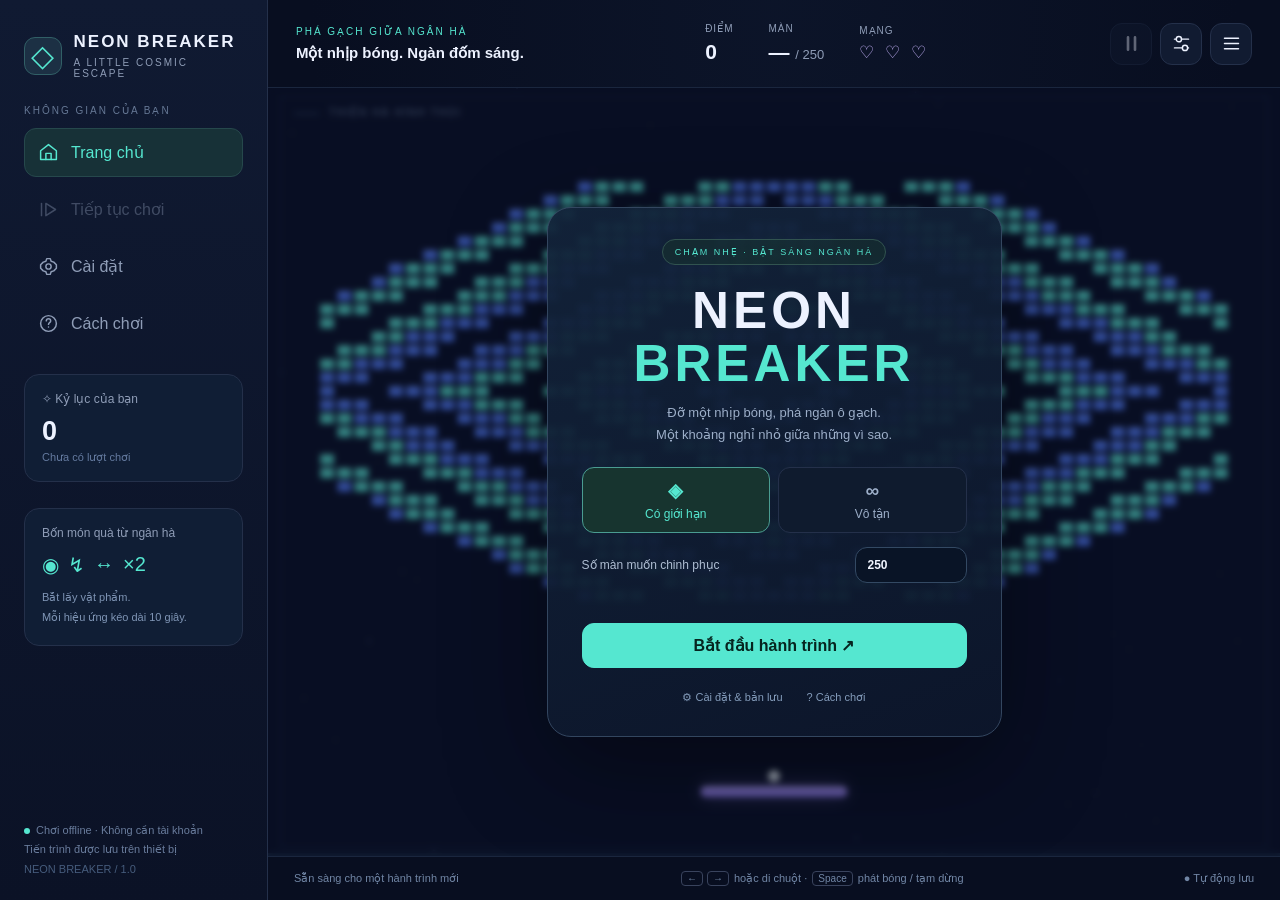
<file: apps/neon-breaker/index.html>
<!DOCTYPE html>
<html lang="vi">
<head>
<meta charset="UTF-8">
<meta name="viewport" content="width=device-width,initial-scale=1,viewport-fit=cover">
<meta name="theme-color" content="#080e20">
<title>Neon Breaker — Phá gạch giữa ngân hà</title>
<style>
:root{color-scheme:dark;--bg:#080e20;--panel:#0d152b;--line:#24304a;--muted:#8f9db7;--text:#edf2ff;--cyan:#55e7d0;--blue:#5686ff;--purple:#aa91ff;--gold:#ffe0a3;font-family:Inter,ui-sans-serif,-apple-system,BlinkMacSystemFont,"Segoe UI",sans-serif}
*{box-sizing:border-box}html,body{margin:0;width:100%;height:100%;overflow:hidden;background:var(--bg);color:var(--text)}button,input,select{font:inherit}button{cursor:pointer;color:inherit}button:disabled{cursor:default;opacity:.38}button,input{outline-offset:4px}button:focus-visible,input:focus-visible,select:focus-visible{outline:2px solid var(--cyan)}button{touch-action:manipulation}button,.card,input{border-radius:12px}button{border:1px solid var(--line);background:#15213b;padding:12px 16px;transition:background .15s,transform .15s}button:hover:not(:disabled){background:#223252}button:active:not(:disabled){transform:translateY(1px)}button.primary{background:var(--cyan);border-color:var(--cyan);color:#06251f;font-weight:750}button.primary:hover{background:#89f9e5}.secondary{background:#1d2948}.quiet{background:transparent}.danger{color:#ffb0be;border-color:#6c3547}button.icon{width:42px;height:42px;padding:9px;display:grid;place-items:center;border-radius:12px;background:#111b31}svg{width:21px;height:21px;fill:none;stroke:currentColor;stroke-width:1.7;stroke-linecap:round;stroke-linejoin:round;vertical-align:middle}[hidden]{display:none!important}.app{display:flex;height:100dvh;height:100vh;height:100dvh;padding:env(safe-area-inset-top) env(safe-area-inset-right) env(safe-area-inset-bottom) env(safe-area-inset-left)}
.sidebar{width:268px;flex-shrink:0;padding:32px 24px 20px;background:linear-gradient(180deg,#101a32,#0b1226);border-right:1px solid var(--line);display:flex;flex-direction:column;gap:26px;overflow-y:auto}.brand{display:flex;gap:12px;align-items:center}.brand-mark{width:38px;height:38px;display:grid;place-items:center;background:#1c3044;border:1px solid #315f66;border-radius:11px;color:var(--cyan);font-size:30px}.brand-name{font-size:17px;letter-spacing:2px;font-weight:850}.brand-sub{font-size:10px;color:var(--muted);letter-spacing:2px;margin-top:5px}.side-section-label{font-size:10px;color:#667895;letter-spacing:2px;margin-bottom:12px}.navigation{display:grid;gap:8px}.nav-button{display:flex;align-items:center;gap:12px;text-align:left;background:transparent;border-color:transparent;color:var(--muted);padding:13px}.nav-button.selected{color:var(--cyan);background:#173137;border-color:#26484c}.record{padding:17px;background:#101e35;border:1px solid var(--line);border-radius:15px}.record-label{font-size:12px;color:var(--muted)}.record-value{font-size:27px;font-weight:700;margin:10px 0 4px;letter-spacing:1px}.record-mode{font-size:11px;color:#647a9f}.side-bottom{margin-top:auto;font-size:11px;color:#697c9c;line-height:1.8}.live-dot{width:6px;height:6px;display:inline-block;background:var(--cyan);border-radius:50%;margin-right:6px}.main{flex:1;min-width:0;display:flex;flex-direction:column;position:relative;background:radial-gradient(ellipse at 50% 0,#14213b55,transparent 65%),var(--bg)}
.topbar{height:88px;flex-shrink:0;display:flex;align-items:center;justify-content:space-between;gap:20px;padding:14px 28px;border-bottom:1px solid #1a263e}.eyebrow{font-size:10px;letter-spacing:2px;color:var(--cyan);margin-bottom:7px}.mode-title{font-size:15px;font-weight:650}.hud{display:flex;gap:35px;align-items:center}.metric-label{display:block;font-size:10px;letter-spacing:1px;color:var(--muted);margin-bottom:6px}.metric-value{font-size:21px;font-weight:750;font-variant-numeric:tabular-nums}.metric-value small{font-size:13px;color:var(--muted);font-weight:400}.heart{font-size:17px;color:#c9b6ff;letter-spacing:3px}.top-actions{display:flex;gap:8px}.mobile-brand{display:none}.play-area{flex:1;min-height:0;position:relative;overflow:hidden;isolation:isolate}canvas{display:block;width:100%;height:100%;touch-action:none;user-select:none;-webkit-user-select:none}.board-tag{position:absolute;left:26px;top:19px;pointer-events:none;color:#6c819f;font-size:10px;letter-spacing:1.8px}.board-tag .line{width:25px;height:1px;background:#41607e;display:inline-block;vertical-align:middle;margin-right:10px}.effects{position:absolute;top:14px;right:18px;display:flex;gap:8px;flex-wrap:wrap;justify-content:flex-end;pointer-events:none;max-width:70%}.effect{position:relative;overflow:hidden;display:flex;align-items:center;gap:8px;padding:9px 12px;background:#12243bef;border:1px solid #385574;border-radius:11px;font-size:11px;box-shadow:0 4px 14px #0003}.effect b{font-size:14px;color:var(--cyan)}.effect i{position:absolute;bottom:0;left:0;height:2px;background:var(--cyan);transition:width .1s linear}.bottom-bar{min-height:44px;padding:10px 26px;display:flex;justify-content:space-between;align-items:center;gap:12px;border-top:1px solid #1a263e;font-size:11px;color:#7186a5;flex-shrink:0}.bottom-bar b{font-weight:500;color:#b2c2da}.kbd{border:1px solid #39435d;border-radius:4px;padding:1px 5px;font-size:10px;margin:0 2px}.launch{position:absolute;bottom:18%;left:50%;transform:translateX(-50%);white-space:nowrap;border-color:#7165bc;background:#262045e8;color:#e0d3ff;font-weight:600;box-shadow:0 8px 40px #0006}.launch:hover{background:#3a2f68!important}.toast{position:absolute;left:50%;top:22%;transform:translateX(-50%);background:#172941ed;border:1px solid #3e697e;padding:12px 20px;border-radius:12px;font-size:13px;text-align:center;pointer-events:none;z-index:5;max-width:85%;box-shadow:0 12px 40px #0004}.countdown{position:absolute;inset:0;display:flex;align-items:center;justify-content:center;flex-direction:column;gap:10px;background:#080e2077;pointer-events:none;z-index:8}.countdown b{font-size:76px;color:var(--cyan);text-shadow:0 0 50px #55e7d066}.countdown span{font-size:13px;color:#b4c4dd}.shade{position:absolute;inset:0;display:flex;align-items:center;justify-content:center;align-items:flex-start;background:#070d2070;backdrop-filter:blur(3px);padding:22px;z-index:10;overflow:auto}.welcome{margin:auto;flex-shrink:0;width:min(455px,100%);text-align:center;background:linear-gradient(160deg,#13243aef,#0d172beF);border:1px solid #33465f;border-radius:24px;padding:31px 34px 26px;box-shadow:0 30px 100px #0006}.pill{font-size:9px;letter-spacing:2px;display:inline-block;color:var(--cyan);border:1px solid #31534f;border-radius:30px;padding:7px 12px;background:#18342e88}.welcome h1{font-size:clamp(31px,4vw,52px);line-height:1.04;letter-spacing:4px;font-weight:850;margin:19px 0 12px}.welcome h1 span{color:var(--cyan)}.intro{color:#9dafc9;font-size:13px;line-height:1.7;margin:0 auto 21px;max-width:300px}.select-mode{display:grid;grid-template-columns:1fr 1fr;gap:8px;margin:0 0 14px}.mode-choice{padding:11px 8px;color:#9dafc9;background:#0f1b2e;font-size:12px}.mode-choice.active{color:var(--cyan);border-color:#4a9c91;background:#17342f}.mode-choice strong{font-size:19px;display:block;margin-bottom:5px}.level-input{display:flex;align-items:center;justify-content:space-between;margin:0 0 17px;gap:10px;font-size:12px;color:#afbed3;text-align:left}.level-input input{width:112px;background:#091426;border:1px solid #334963;color:#f1f5ff;padding:10px 12px;font-weight:600;max-width:45%}.full{width:100%}.welcome-actions{display:grid;gap:9px}.continue-note{font-size:10px;color:#879bb9;margin:0 0 2px}.welcome-links{display:flex;justify-content:center;gap:12px;margin-top:17px}.welcome-links button{padding:6px;font-size:11px;color:#849cbb;background:transparent;border:0}.validation{color:#ffc4c4;min-height:15px;font-size:11px;margin:0 0 8px}.overlay{position:fixed;inset:0;background:#030817b8;backdrop-filter:blur(9px);z-index:30;display:flex;align-items:center;justify-content:center;padding:20px}.dialog{background:linear-gradient(150deg,#152039,#0d1729);border:1px solid #33415b;border-radius:23px;max-width:520px;width:100%;max-height:calc(100dvh - 40px);overflow:auto;padding:26px;box-shadow:0 30px 120px #0008}.dialog-head{display:flex;align-items:center;justify-content:space-between;margin-bottom:20px;gap:12px}.dialog-head h2{font-size:21px;margin:0;letter-spacing:.3px}.dialog h3{font-size:13px;font-weight:600;margin:23px 0 10px;color:#d4dff2}.dialog p{font-size:13px;line-height:1.7;color:#a3b4cf}.dialog button.icon{width:33px;height:33px;padding:6px}.setting{padding:14px 0;border-bottom:1px solid #25314a;display:flex;align-items:center;gap:12px;justify-content:space-between}.setting label{font-size:13px}.setting small{display:block;font-size:11px;color:#8195b5;line-height:1.6;margin-top:4px}.sound-control{display:flex;gap:10px;align-items:center}.sound-control input[type=range]{width:86px;accent-color:var(--cyan)}input[type=checkbox]{accent-color:var(--cyan);width:19px;height:19px;cursor:pointer}select{background:#101b32;border:1px solid #33455f;border-radius:9px;padding:8px;color:#d4dff2;max-width:140px;font-size:12px}.data-actions{display:grid;grid-template-columns:1fr 1fr;gap:9px;margin:14px 0}.data-actions button{font-size:12px}.small-note{font-size:11px!important;color:#7f94b2!important}.help-list{display:grid;gap:12px;margin:15px 0}.help-item{display:flex;gap:13px;align-items:start;font-size:12px;line-height:1.65;color:#a3b4cf}.power-symbol{width:35px;height:35px;background:#183344;border:1px solid #3d6375;color:var(--cyan);border-radius:10px;flex-shrink:0;display:grid;place-items:center;font-weight:800}.help-item b{color:#edf2ff}.result{text-align:center;padding:10px 0 3px}.result-icon{font-size:42px;color:var(--cyan);margin-bottom:12px}.result h2{font-size:29px;margin:0 0 9px}.result .stars{color:#ffe0a3;letter-spacing:9px;font-size:22px;margin:15px 0}.result-grid{display:grid;grid-template-columns:1fr 1fr;gap:12px;margin:24px 0}.result-stat{padding:17px;background:#0b1427;border:1px solid #273953;border-radius:13px}.result-stat span{display:block;color:#8199ba;font-size:11px;margin-bottom:9px}.result-stat b{font-size:24px}.result-actions{display:grid;gap:9px}.confirm-actions{display:flex;gap:10px;justify-content:flex-end;margin-top:20px}.save-warning{position:fixed;bottom:12px;left:50%;transform:translateX(-50%);z-index:100;padding:12px 18px;max-width:95vw;width:max-content;background:#492b2c;border:1px solid #a46660;border-radius:12px;font-size:12px;color:#ffe1cc;box-shadow:0 5px 20px #0006}.menu-mobile{display:none}.progress-track{height:3px;background:#17283f;position:absolute;bottom:0;left:0;right:0}.progress-fill{height:100%;background:linear-gradient(90deg,var(--blue),var(--cyan));width:0;transition:width .25s}.storage-state{color:#7186a5}#fileInput{display:none}
@media(min-width:1600px){.sidebar{width:290px;padding:40px 28px}.topbar{height:100px}.welcome{padding:36px 40px}}
@media(max-width:1050px){.sidebar{width:220px;padding:25px 17px}.hud{gap:22px}.topbar{padding:14px 20px}.metric-value{font-size:19px}.mode-title{font-size:13px}}
@media(max-width:760px){.sidebar{display:none}.topbar{height:77px;padding:10px 13px;gap:10px}.top-context{display:none}.mobile-brand{display:block;font-size:10px;letter-spacing:1.3px;color:var(--cyan);font-weight:800;line-height:1.5}.hud{gap:17px;margin-left:auto}.metric-label{font-size:8px;margin-bottom:4px}.metric-value{font-size:17px}.metric-value small{font-size:10px}.heart{font-size:12px;letter-spacing:1px}.top-actions{gap:6px}button.icon{width:34px;height:36px;padding:7px}.menu-mobile{display:grid!important}.desktop-settings{display:none!important}.board-tag{left:15px;top:15px;font-size:8px}.board-tag .line{width:12px;margin-right:7px}.effects{right:12px;top:10px;max-width:77%;gap:4px}.effect{font-size:9px;padding:7px 9px;gap:5px}.effect b{font-size:12px}.bottom-bar{padding:9px 14px;font-size:9px;min-height:36px}.bottom-controls{display:none}.welcome{padding:22px 23px 20px;border-radius:21px}.welcome h1{font-size:38px;margin:15px 0 10px}.intro{font-size:12px;margin-bottom:15px}.shade{padding:15px}.launch{font-size:12px;padding:11px 16px}.dialog{padding:22px}.pill{font-size:8px}.welcome-links{margin-top:12px}.welcome-actions button{padding:11px}.data-actions button{padding:11px 7px}}
@media(max-height:600px){.topbar{height:62px}.bottom-bar{min-height:30px;padding-top:6px;padding-bottom:6px}.welcome{padding:15px 24px;max-width:570px}.welcome h1{font-size:28px;margin:9px 0}.intro{margin-bottom:9px;font-size:11px}.pill{padding:5px 9px}.select-mode{margin-bottom:8px}.mode-choice{padding:7px}.mode-choice strong{font-size:16px;display:inline;margin-right:5px}.level-input{margin-bottom:8px}.validation{min-height:0;margin-bottom:4px}.welcome-links{margin-top:7px}.continue-note{margin-bottom:0}.welcome-actions{gap:6px}.welcome-actions button{padding:9px}.sidebar{padding:20px 15px;gap:16px}.record{padding:10px}.record-value{font-size:20px}.launch{bottom:14%}}
@media(prefers-reduced-motion:reduce){*{transition:none!important}}
</style>
</head>
<body>
<div class="app">
<aside class="sidebar">
 <div class="brand"><div class="brand-mark">◇</div><div><div class="brand-name">NEON BREAKER</div><div class="brand-sub">A LITTLE COSMIC ESCAPE</div></div></div>
 <div><div class="side-section-label">KHÔNG GIAN CỦA BẠN</div><nav class="navigation"><button class="nav-button selected" id="navHome"><svg viewBox="0 0 24 24"><path d="m3 10 9-7 9 7v10H3Z"/><path d="M9 20v-7h6v7"/></svg>Trang chủ</button><button class="nav-button" id="navContinue"><svg viewBox="0 0 24 24"><path d="m9 5 11 7-11 7Z"/><path d="M4 5v14"/></svg>Tiếp tục chơi</button><button class="nav-button" id="navSettings"><svg viewBox="0 0 24 24"><circle cx="12" cy="12" r="3"/><path d="m10 3-1 3-3 1-3 3v4l3 3 3 1 1 3h4l1-3 3-1 3-3v-4l-3-3-3-1-1-3Z"/></svg>Cài đặt</button><button class="nav-button" id="navHelp"><svg viewBox="0 0 24 24"><circle cx="12" cy="12" r="9"/><path d="M9.5 9a2.5 2.5 0 0 1 5 0c0 2-2.5 2-2.5 4m0 3h.01"/></svg>Cách chơi</button></nav></div>
 <div class="record"><div class="record-label">✧ Kỷ lục của bạn</div><div class="record-value" id="bestScore">0</div><div class="record-mode" id="bestLevel">Chưa có lượt chơi</div></div>
 <div class="record"><div class="record-label">Bốn món quà từ ngân hà</div><div style="display:flex;gap:9px;margin-top:13px;color:var(--cyan);font-size:20px"><span title="Nhiều bóng">◉</span><span title="Xuyên gạch">↯</span><span title="Thanh đỡ dài">↔</span><span title="Nhân đôi điểm">×2</span></div><p style="font-size:11px;line-height:1.8;color:#7f95b5;margin-bottom:0">Bắt lấy vật phẩm.<br>Mỗi hiệu ứng kéo dài 10 giây.</p></div>
 <div class="side-bottom"><span class="live-dot"></span>Chơi offline · Không cần tài khoản<br><span id="sideSave">Tiến trình được lưu trên thiết bị</span><br><span style="color:#465c7c">NEON BREAKER / 1.0</span></div>
</aside>
<main class="main">
 <header class="topbar"><div class="top-context"><div class="eyebrow">PHÁ GẠCH GIỮA NGÂN HÀ</div><div class="mode-title" id="modeTitle">Một nhịp bóng. Ngàn đốm sáng.</div></div><div class="mobile-brand">NEON<br>BREAKER</div>
 <div class="hud" aria-live="off"><div><span class="metric-label">ĐIỂM</span><span class="metric-value" id="score">0</span></div><div><span class="metric-label">MÀN</span><span class="metric-value" id="level">— <small>/ 250</small></span></div><div><span class="metric-label">MẠNG</span><span class="heart" id="lives">♡ ♡ ♡</span></div></div>
 <div class="top-actions"><button class="icon" id="pauseButton" aria-label="Tạm dừng" title="Tạm dừng (Space / Esc)" disabled><svg viewBox="0 0 24 24"><path d="M8 5v14M16 5v14" stroke-width="3"/></svg></button><button class="icon desktop-settings" id="topSettings" aria-label="Cài đặt" title="Cài đặt"><svg viewBox="0 0 24 24"><path d="M4 7h16M4 17h16"/><circle cx="9" cy="7" r="3" fill="#111b31"/><circle cx="16" cy="17" r="3" fill="#111b31"/></svg></button><button class="icon menu-mobile" id="mobileMenu" aria-label="Mở menu"><svg viewBox="0 0 24 24"><path d="M4 6h16M4 12h16M4 18h16"/></svg></button></div></header>
 <section class="play-area" id="playArea" aria-label="Vùng chơi phá gạch"><canvas id="gameCanvas" aria-label="Dùng chuột, kéo ngón tay hoặc phím trái phải để điều khiển thanh đỡ"></canvas><div class="board-tag" id="boardTag"><span class="line"></span><span id="patternName">COSMIC DIAMOND</span></div><div class="effects" id="effects"></div><button class="launch" id="launchButton" hidden>Chạm để phát bóng ↗</button><div class="toast" id="toast" role="status" hidden></div><div class="countdown" id="countdown" hidden><b id="countNumber">3</b><span>Sẵn sàng trở lại</span></div>
 <div class="shade" id="homeScreen"><div class="welcome"><div class="pill">CHẠM NHẸ · BẬT SÁNG NGÂN HÀ</div><h1>NEON<br><span>BREAKER</span></h1><p class="intro">Đỡ một nhịp bóng, phá ngàn ô gạch.<br>Một khoảng nghỉ nhỏ giữa những vì sao.</p><div class="select-mode" role="group" aria-label="Chế độ số màn"><button class="mode-choice active" id="finiteMode" aria-pressed="true"><strong>◈</strong>Có giới hạn</button><button class="mode-choice" id="infiniteMode" aria-pressed="false"><strong>∞</strong>Vô tận</button></div><label class="level-input" id="levelInputWrap">Số màn muốn chinh phục<input id="levelCount" type="number" min="1" max="1000000" step="1" value="250" inputmode="numeric" aria-label="Số lượng màn chơi"></label><p class="validation" id="newError" role="alert"></p><div class="welcome-actions"><button class="primary full" id="newGame">Bắt đầu hành trình ↗</button><p class="continue-note" id="continueNote" hidden></p><button class="secondary full" id="continueGame" hidden>Tiếp tục lượt chơi</button></div><div class="welcome-links"><button id="homeSettings">⚙ Cài đặt & bản lưu</button><button id="homeHelp">? Cách chơi</button></div></div></div>
 <div class="progress-track"><div class="progress-fill" id="progressFill"></div></div>
 </section>
 <footer class="bottom-bar"><span id="statusText">Sẵn sàng cho một hành trình mới</span><span class="bottom-controls"><span class="kbd">←</span><span class="kbd">→</span> hoặc di chuột · <span class="kbd">Space</span> phát bóng / tạm dừng</span><span class="storage-state" id="saveState">● Tự động lưu</span></footer>
</main>
</div>
<div class="overlay" id="modal" hidden><section class="dialog" role="dialog" aria-modal="true" aria-labelledby="modalTitle" tabindex="-1"><div class="dialog-head"><h2 id="modalTitle"></h2><button class="icon" id="closeModal" aria-label="Đóng"><svg viewBox="0 0 24 24"><path d="m6 6 12 12M6 18 18 6"/></svg></button></div><div id="modalBody"></div></section></div>
<input type="file" id="fileInput" accept=".json,application/json">
<div class="save-warning" id="saveWarning" role="alert" hidden></div>
<script>
'use strict';
/* Self-contained, offline game. No external scripts, fonts, audio, or network requests. */
const $=id=>document.getElementById(id), canvas=$('gameCanvas'), ctx=canvas.getContext('2d');
const KEY='neon-breaker-v1', BACKUP_KEY=KEY+'-backup';
const DEFAULTS={music:true,sfx:true,musicVolume:0.28,sfxVolume:0.55,particles:'full',shake:true,autoNext:false,mode:'finite',total:250};
const POWER={multi:{symbol:'◉',name:'Nhiều bóng',color:'#77baff'},pierce:{symbol:'↯',name:'Xuyên gạch',color:'#ffc57f'},wide:{symbol:'↔',name:'Thanh đỡ 95%',color:'#c5a3ff'},double:{symbol:'×2',name:'Điểm nhân đôi',color:'#58ead0'}};
const PATTERNS=['Thiên hà hình thoi','Những quỹ đạo','Sóng ánh sáng','Xoắn ốc','Mê cung đối xứng','Cánh hoa vũ trụ','Cánh bướm đêm','Những vì sao','Thành phố ánh sáng','Trái tim ngân hà','Dải thiên hà','Tinh thể'];
let settings={...DEFAULTS}, records={finite:{score:0,level:0},infinite:{score:0,level:0}}, game=null;
let W=1,H=1,DPR=1,geometry=null,boardMap=new Map(),particles=[],stars=[],view='home',paused=true,modalKind='',countTime=0,toastTime=0,saveClock=0,lastTime=0,acc=0,hitShake=0,clock=0,autoNextTime=0,storageOK=true,lastFocus=null,confirmAction=null;
let pointerTarget=null,keys={left:false,right:false},hudClock=0,preview=null,lastHitSound=0;
const clamp=(v,a,b)=>Math.max(a,Math.min(b,v));
const number=n=>Math.floor(n).toLocaleString('vi-VN');
const freshEffects=()=>({multi:0,pierce:0,wide:0,double:0});
function seedRandom(seed){let s=seed>>>0;return()=>{s=(s+0x6D2B79F5)>>>0;let t=s;t=Math.imul(t^(t>>>15),t|1);t^=t+Math.imul(t^(t>>>7),t|61);return((t^(t>>>14))>>>0)/4294967296;};}
function gameRandom(){game.rng=(game.rng+0x6D2B79F5)>>>0;let t=game.rng;t=Math.imul(t^(t>>>15),t|1);t^=t+Math.imul(t^(t>>>7),t|61);return((t^(t>>>14))>>>0)/4294967296;}
function generateBricks(level){
 const rnd=seedRandom(Math.imul(level,2654435761)^0x7ae15), cols=53,rows=31,type=(level-1)%PATTERNS.length,phase=rnd()*Math.PI*2;
 const variant=Math.floor(rnd()*3),bricks=[];
 for(let row=0;row<rows;row++)for(let col=0;col<cols;col++){
  const x=(col-(cols-1)/2)/((cols-1)/2),y=(row-(rows-1)/2)/((rows-1)/2),r=Math.hypot(x,y),a=Math.atan2(y,x),d=Math.abs(x)+Math.abs(y);
  let on=false,band=0;
  switch(type){
   case 0:band=Math.floor(d*9+variant*.3);on=d<1.45&&d>.08&&band%3!==2;break;
   case 1:band=Math.floor(r*13+variant*.25);on=r<1.02&&r>.12&&band%3!==2;break;
   case 2:band=Math.floor((y+Math.sin(x*6+phase)*.22+1)*9);on=Math.abs(x)<.96&&band%4<2;break;
   case 3:band=Math.floor(r*13-a*1.8+phase);on=r<1.02&&r>.09&&((band%4)+4)%4<2;break;
   case 4:band=Math.floor(Math.max(Math.abs(x),Math.abs(y))*12);on=band%3!==2&&!(Math.abs(x)<.11&&y>.05)&&!(Math.abs(y)<.10&&x<-.15);break;
   case 5:band=Math.floor(r*15);on=r<(.70+.25*Math.cos((5+variant)*a+phase))&&band%4!==3;break;
   case 6:band=Math.floor((Math.abs(x)*2+Math.abs(y)*.65)*10);on=r<1.18&&Math.abs(x)>.10&&Math.abs(x)<.8-.25*Math.cos(y*3.2)&&band%3!==2;break;
   case 7:{const limit=.70+.26*Math.cos(5*a+phase*.15);band=Math.floor(r*13);on=r<limit&&band%3!==2;break;}
   case 8:{const top=-.3-.5*Math.abs(Math.sin(col*.36+phase));band=Math.floor((y+1)*13);on=y>top&&y<.85&&col%7!==0&&band%4!==3;break;}
   case 9:{const hx=x*1.25,hy=-y*1.15+.15,q=hx*hx+hy*hy-1;band=Math.floor(d*11);on=q*q*q-hx*hx*hy*hy*hy<0&&band%3!==2;break;}
   case 10:band=Math.floor((y+Math.sin(x*4+phase)*.36+1)*13);on=Math.abs(y+Math.sin(x*4+phase)*.36)<.65&&band%4<2;break;
   case 11:band=Math.floor((Math.abs(x)+Math.abs(y)*.6)*14);on=Math.abs(x)<.95-Math.abs(y)*.65&&Math.abs(y)<.98&&band%4!==3;break;
  }
  if(on)bricks.push({id:row*cols+col,col,row,color:((band+variant)%2+2)%2,alive:true});
 }
 return {bricks,cols,rows,type};
}
function radius(){return clamp(Math.min(W,H)*.009,2.8,6);}
function paddleWidth(){return game&&game.effects.wide>0?W*.95:clamp(W*.145,Math.min(58,W*.26),Math.max(60,W*.18));}
function paddleY(){return H-Math.max(36,Math.min(70,H*.105));}
function paddleHeight(){return clamp(Math.min(W,H)*.015,7,11);}
function ballSpeed(){return Math.min(W,H)*(.57+Math.min((game?.level||1)-1,90)*.0025);}
function configureGeometry(){
 const top=Math.min(Math.max(36,H*.12),H*.20),height=Math.max(10,Math.min(H*.55,paddleY()-top-Math.max(16,H*.10))),width=W*.9;
 geometry={left:W*.05,top,width,height,cw:width/53,ch:height/31};
 boardMap=new Map();if(game)for(const b of game.bricks)if(b.alive)boardMap.set(b.id,b);
}
function rectFor(b){const g=geometry,gap=Math.min(g.cw,g.ch)*.26;return{x:g.left+b.col*g.cw+gap/2,y:g.top+b.row*g.ch+gap/2,w:g.cw-gap,h:g.ch-gap};}
function remaining(){return game?game.bricks.reduce((n,b)=>n+(b.alive?1:0),0):0;}
function updateRecord(){if(!game)return;const r=records[game.mode];r.score=Math.max(r.score,game.score);r.level=Math.max(r.level,game.level);}
function applyMode(mode){settings.mode=mode;$('finiteMode').classList.toggle('active',mode==='finite');$('infiniteMode').classList.toggle('active',mode==='infinite');$('finiteMode').setAttribute('aria-pressed',mode==='finite');$('infiniteMode').setAttribute('aria-pressed',mode==='infinite');$('levelInputWrap').hidden=mode==='infinite';$('newError').textContent='';renderRecords();}
function renderRecords(){const r=records[settings.mode];$('bestScore').textContent=number(r.score);$('bestLevel').textContent=r.level?`${settings.mode==='infinite'?'Vô tận':'Có giới hạn'} · Màn cao nhất ${number(r.level)}`:'Chưa có lượt chơi';}
function refreshHome(){const exists=!!game;$('continueGame').hidden=!exists;$('continueNote').hidden=!exists;$('navContinue').disabled=!exists;if(exists)$('continueNote').textContent=`Đã lưu: màn ${number(game.level)}${game.mode==='finite'?' / '+number(game.total):' · vô tận'} · ${number(game.score)} điểm`;$('continueGame').textContent=game?.phase==='completed'?'Xem hành trình đã hoàn thành':'Tiếp tục lượt chơi';renderRecords();}
function showToast(message){$('toast').textContent=message;$('toast').hidden=false;toastTime=2.6;}
function showStorageWarning(){storageOK=false;$('saveState').textContent='! Chưa lưu được';$('sideSave').textContent='Hãy xuất bản lưu để giữ tiến trình';$('saveWarning').textContent='Trình duyệt chưa cho phép lưu dữ liệu. Vào Cài đặt → Xuất bản lưu để giữ tiến trình.';$('saveWarning').hidden=false;}
function payload(){updateRecord();return{format:'neon-breaker',version:1,savedAt:new Date().toISOString(),settings,records,game};}
function save(){try{const text=JSON.stringify(payload());localStorage.setItem(KEY,text);storageOK=true;$('saveState').textContent='● Đã lưu';$('sideSave').textContent='Tiến trình được lưu trên thiết bị';$('saveWarning').hidden=true;return true;}catch(e){showStorageWarning();return false;}}
function checkedNumber(v,min,max,label){if(typeof v!=='number'||!Number.isFinite(v)||v<min||v>max)throw Error(label);return v;}
function integer(v,min,max,label){checkedNumber(v,min,max,label);if(!Number.isInteger(v))throw Error(label);return v;}
function validateData(data){
 if(!data||data.format!=='neon-breaker'||data.version!==1)throw Error('Không đúng định dạng bản lưu Neon Breaker 1.0.');
 const s={...DEFAULTS};for(const k of ['music','sfx','shake','autoNext']){if(typeof data.settings?.[k]!=='boolean')throw Error('Cài đặt không hợp lệ.');s[k]=data.settings[k];}
 for(const k of ['musicVolume','sfxVolume'])s[k]=checkedNumber(data.settings[k],0,1,'Âm lượng không hợp lệ.');
 if(!['full','reduced'].includes(data.settings.particles)||!['finite','infinite'].includes(data.settings.mode))throw Error('Cài đặt không hợp lệ.');
 s.particles=data.settings.particles;s.mode=data.settings.mode;s.total=integer(data.settings.total,1,1000000,'Số màn không hợp lệ.');
 const rec={};for(const k of ['finite','infinite']){rec[k]={score:integer(data.records?.[k]?.score,0,Number.MAX_SAFE_INTEGER,'Kỷ lục không hợp lệ.'),level:integer(data.records?.[k]?.level,0,Number.MAX_SAFE_INTEGER,'Màn kỷ lục không hợp lệ.')};}
 let g=null;
 if(data.game!==null&&data.game!==undefined){
  const a=data.game;if(!['finite','infinite'].includes(a.mode)||!['ready','live','clear','over','completed'].includes(a.phase))throw Error('Trạng thái lượt chơi không hợp lệ.');
  const level=integer(a.level,1,Number.MAX_SAFE_INTEGER-1,'Màn không hợp lệ.'),total=integer(a.total,1,1000000,'Số màn không hợp lệ.');
  if(a.mode==='finite'&&level>total)throw Error('Màn vượt quá giới hạn đã chọn.');
  const definition=generateBricks(level),byId=new Map(definition.bricks.map(b=>[b.id,b]));
  if(!Array.isArray(a.bricks)||a.bricks.length!==definition.bricks.length)throw Error('Bố cục gạch không hợp lệ.');
  const seen=new Set(),bricks=a.bricks.map(b=>{if(!byId.has(b.id)||seen.has(b.id)||typeof b.alive!=='boolean')throw Error('Dữ liệu gạch không hợp lệ.');seen.add(b.id);return{...byId.get(b.id),alive:b.alive};});
  const effects=freshEffects();for(const k of Object.keys(effects))effects[k]=checkedNumber(a.effects?.[k],0,10,'Thời gian hiệu ứng không hợp lệ.');
  if(!Array.isArray(a.balls)||a.balls.length>8||!Array.isArray(a.items)||a.items.length>12)throw Error('Số lượng bóng / vật phẩm không hợp lệ.');
  const balls=a.balls.map(b=>({x:checkedNumber(b.x,0,1,'Vị trí bóng không hợp lệ.'),y:checkedNumber(b.y,-.1,1.1,'Vị trí bóng không hợp lệ.'),dx:checkedNumber(b.dx,-1,1,'Hướng bóng không hợp lệ.'),dy:checkedNumber(b.dy,-1,1,'Hướng bóng không hợp lệ.'),trail:[]}));
  for(const b of balls){const len=Math.hypot(b.dx,b.dy);if(Math.abs(len-1)>.02||Math.abs(b.dy)<.15)throw Error('Hướng bóng không hợp lệ.');b.dx/=len;b.dy/=len;}
  const items=a.items.map(i=>{if(!POWER[i.type])throw Error('Loại vật phẩm không hợp lệ.');return{type:i.type,x:checkedNumber(i.x,0,1,'Vị trí vật phẩm không hợp lệ.'),y:checkedNumber(i.y,-.1,1.1,'Vị trí vật phẩm không hợp lệ.')};});
  const score=integer(a.score,0,Number.MAX_SAFE_INTEGER,'Điểm không hợp lệ.'),startScore=integer(a.startScore,0,score,'Điểm đầu màn không hợp lệ.');
  const lives=integer(a.lives,0,3,'Số mạng không hợp lệ.'),startLives=integer(a.startLives,1,3,'Số mạng đầu màn không hợp lệ.');
  const alive=bricks.some(b=>b.alive);
  if(['live','ready'].includes(a.phase)&&(!alive||!balls.length||lives<1))throw Error('Tiến trình chưa đầy đủ.');
  if(['clear','completed'].includes(a.phase)&&alive)throw Error('Màn chưa hoàn thành.');
  if(a.phase==='completed'&&(a.mode!=='finite'||level!==total))throw Error('Trạng thái hoàn thành không hợp lệ.');
  if(a.phase==='over'&&(lives!==0||balls.length!==0))throw Error('Trạng thái hết mạng không hợp lệ.');
  g={mode:a.mode,total,level,score,startScore,lives,startLives,phase:a.phase,rng:integer(a.rng,0,4294967295,'Dữ liệu ngẫu nhiên không hợp lệ.'),paddle:checkedNumber(a.paddle,0,1,'Vị trí thanh đỡ không hợp lệ.'),balls,items,effects,bricks,totalBricks:bricks.length,pattern:definition.type,elapsed:checkedNumber(a.elapsed,0,1e12,'Thời gian chơi không hợp lệ.'),dryTime:0};
 }
 return{settings:s,records:rec,game:g};
}
function installData(data){const valid=validateData(data);settings=valid.settings;records=valid.records;game=valid.game;$('levelCount').value=settings.total;applyMode(settings.mode);configureGeometry();refreshHome();updateHUD();}
function load(){
 let raw=null;try{raw=localStorage.getItem(KEY);if(raw){installData(JSON.parse(raw));return;}}catch(e){if(raw){try{localStorage.setItem(BACKUP_KEY,raw);}catch(_){}showToast('Bản lưu chưa đọc được. Bản cũ được giữ dự phòng.');}else showStorageWarning();}
 $('levelCount').value=settings.total;applyMode(settings.mode);refreshHome();
}
function resetLevel(){
 const data=generateBricks(game.level);game.bricks=data.bricks;game.pattern=data.type;game.totalBricks=data.bricks.length;game.effects=freshEffects();game.items=[];game.balls=[];game.paddle=.5;game.rng=(Math.imul(game.level,2654435761)^0xa792b)>>>0;game.phase='ready';game.dryTime=0;particles=[];pointerTarget=null;configureGeometry();dockBall();updateHUD();save();
}
function startGame(){
 const raw=String($('levelCount').value).trim(),v=Number(raw);if(settings.mode==='finite'&&(!raw||!Number.isSafeInteger(v)||v<1||v>1000000)){$('newError').textContent='Nhập số nguyên từ 1 đến 1.000.000 màn.';return;}
 if(settings.mode==='finite')settings.total=v;
 const begin=()=>{game={mode:settings.mode,total:settings.total,level:1,score:0,startScore:0,lives:3,startLives:3,phase:'ready',elapsed:0};resetLevel();view='game';paused=false;$('homeScreen').hidden=true;AudioEngine.unlock();updateHUD();};
 if(game){askConfirm('Bắt đầu hành trình mới?','Lượt chơi hiện tại sẽ được thay bằng lượt mới. Kỷ lục và cài đặt vẫn được giữ. Bạn có thể xuất bản lưu trước trong Cài đặt.',begin);}else begin();
}
function dockBall(){game.balls=[{x:game.paddle,y:(paddleY()-radius()-3)/H,dx:.36,dy:-Math.sqrt(1-.36*.36),trail:[]}];}
function launch(){if(view!=='game'||modalKind||countTime>0||!game||game.phase!=='ready')return;AudioEngine.unlock();game.phase='live';paused=false;save();updateHUD();}
function continueGame(){if(!game)return;AudioEngine.unlock();view='game';$('homeScreen').hidden=true;particles=[];configureGeometry();if(['clear','over','completed'].includes(game.phase)){paused=true;showResult();}else if(game.phase==='ready'){paused=false;updateHUD();}else resumeCountdown();}
function goHome(){countTime=0;autoNextTime=0;paused=true;view='home';closeModal(false);keys.left=keys.right=false;pointerTarget=null;$('homeScreen').hidden=false;refreshHome();save();updateHUD();}
function updateHUD(){
 const g=game;$('score').textContent=number(g?.score||0);$('level').innerHTML=g?`${number(g.level)} <small>/ ${g.mode==='infinite'?'∞':number(g.total)}</small>`:`— <small>/ ${settings.mode==='infinite'?'∞':number(settings.total)}</small>`;
 $('lives').textContent=g?Array.from({length:3},(_,i)=>i<g.lives?'♥':'♡').join(' '):'♡ ♡ ♡';
 $('modeTitle').textContent=g?`${g.mode==='infinite'?'Hành trình vô tận':number(g.total)+' màn thử thách'} · ${PATTERNS[g.pattern]||''}`:'Một nhịp bóng. Ngàn đốm sáng.';
 $('patternName').textContent=g?PATTERNS[g.pattern].toLocaleUpperCase('vi-VN'):'THIÊN HÀ HÌNH THOI';
 $('pauseButton').disabled=view!=='game'||!g||!['ready','live'].includes(g.phase);
 $('launchButton').hidden=!(view==='game'&&g?.phase==='ready'&&!paused&&!modalKind&&!countTime);
 const left=remaining();$('progressFill').style.width=g?`${100*(1-left/g.totalBricks)}%`:'0%';
 $('statusText').textContent=view==='home'?'Sẵn sàng cho một hành trình mới':g?.phase==='ready'?'Đặt thanh đỡ rồi chạm để phát bóng':g?.phase==='live'?`${number(left)} ô gạch còn lại${paused?' · Đang tạm dừng':''}`:g?.phase==='over'?'Hết mạng · Một hành trình mới đang chờ':g?.phase==='completed'?'Bạn đã chinh phục toàn bộ hành trình!':'Màn chơi đã hoàn thành';
 const effects=g&&view==='game'?Object.keys(POWER).filter(k=>g.effects[k]>0):[];
 $('effects').innerHTML=effects.map(k=>`<div class="effect" title="${POWER[k].name}"><b style="color:${POWER[k].color}">${POWER[k].symbol}</b><span>${Math.ceil(g.effects[k])}s</span><i style="width:${g.effects[k]*10}%;background:${POWER[k].color}"></i></div>`).join('');
 renderRecords();
}
function setPaddle(x){if(!game)return;const half=paddleWidth()/W/2;game.paddle=clamp(x,half,1-half);if(game.phase==='ready'&&game.balls.length){game.balls[0].x=game.paddle;game.balls[0].y=(paddleY()-radius()-3)/H;}}
function addPower(type){
 const wasActive=game.effects[type]>0;game.effects[type]=10;
 if(type==='multi'&&!wasActive){const original=game.balls.slice();for(const source of original){for(const delta of [-.38,.38]){if(game.balls.length>=8)break;let angle=Math.atan2(source.dy,source.dx)+delta,dx=Math.cos(angle),dy=Math.sin(angle);if(Math.abs(dy)<.25){dy=(dy<0?-1:1)*.25;dx=Math.sign(dx)*Math.sqrt(1-dy*dy);}game.balls.push({x:source.x,y:source.y,dx,dy,trail:[]});}}}
 if(type==='wide')setPaddle(game.paddle);
 AudioEngine.sfx('power');showToast(`${POWER[type].symbol} ${POWER[type].name} · 10 giây`);updateHUD();
}
function breakBrick(b){
 if(!b.alive)return;b.alive=false;boardMap.delete(b.id);game.score+=game.effects.double>0?2:1;game.dryTime=0;
 const r=rectFor(b),color=b.color?'#55e7d0':'#5686ff';emitParticles(r.x+r.w/2,r.y+r.h/2,color,settings.particles==='full'?5:2);
 if(game.items.length<12&&gameRandom()<.065){const types=Object.keys(POWER);game.items.push({x:(r.x+r.w/2)/W,y:(r.y+r.h/2)/H,type:types[Math.floor(gameRandom()*types.length)]});}
 AudioEngine.sfx('brick');if(settings.shake)hitShake=Math.min(1.5,hitShake+.4);
}
function emitParticles(x,y,color,count){for(let i=0;i<count;i++){if(particles.length>=420)break;const angle=Math.random()*Math.PI*2,speed=20+Math.random()*90;particles.push({x,y,vx:Math.cos(angle)*speed,vy:Math.sin(angle)*speed,color,life:.35+Math.random()*.3,max:.65,size:1+Math.random()*2});}}
function normalizeBall(b){let len=Math.hypot(b.dx,b.dy)||1;b.dx/=len;b.dy/=len;if(Math.abs(b.dy)<.23){b.dy=(b.dy<0?-1:1)*.23;b.dx=(b.dx<0?-1:1)*Math.sqrt(1-b.dy*b.dy);}}
function collideBricks(ball,oldX,oldY){
 const r=radius(),g=geometry,x=ball.x*W,y=ball.y*H;
 const c0=clamp(Math.floor((x-r-g.left)/g.cw),0,52),c1=clamp(Math.floor((x+r-g.left)/g.cw),0,52),r0=clamp(Math.floor((y-r-g.top)/g.ch),0,30),r1=clamp(Math.floor((y+r-g.top)/g.ch),0,30);
 for(let row=r0;row<=r1;row++)for(let col=c0;col<=c1;col++){
  const brick=boardMap.get(row*53+col);if(!brick)continue;const z=rectFor(brick),nearX=clamp(x,z.x,z.x+z.w),nearY=clamp(y,z.y,z.y+z.h);
  if((x-nearX)**2+(y-nearY)**2>r*r)continue;
  breakBrick(brick);if(game.effects.pierce>0)continue;
  if(oldY+r<=z.y+.1&&ball.dy>0){ball.dy=-Math.abs(ball.dy);ball.y=(z.y-r-.1)/H;}
  else if(oldY-r>=z.y+z.h-.1&&ball.dy<0){ball.dy=Math.abs(ball.dy);ball.y=(z.y+z.h+r+.1)/H;}
  else if(oldX+r<=z.x+.1&&ball.dx>0){ball.dx=-Math.abs(ball.dx);ball.x=(z.x-r-.1)/W;}
  else if(oldX-r>=z.x+z.w-.1&&ball.dx<0){ball.dx=Math.abs(ball.dx);ball.x=(z.x+z.w+r+.1)/W;}
  else{const ox=Math.min(x+r-z.x,z.x+z.w-x+r),oy=Math.min(y+r-z.y,z.y+z.h-y+r);if(ox<oy){ball.dx=x<z.x+z.w/2?-Math.abs(ball.dx):Math.abs(ball.dx);ball.x=(x<z.x+z.w/2?z.x-r-.1:z.x+z.w+r+.1)/W;}else{ball.dy=y<z.y+z.h/2?-Math.abs(ball.dy):Math.abs(ball.dy);ball.y=(y<z.y+z.h/2?z.y-r-.1:z.y+z.h+r+.1)/H;}}
  normalizeBall(ball);return;
 }
}
function tick(dt){
 if(!game||paused||view!=='game'||countTime>0||modalKind||!['ready','live'].includes(game.phase))return;
 const move=(keys.right?1:0)-(keys.left?1:0);if(move)setPaddle(game.paddle+move*1.1*dt);else if(pointerTarget!==null)setPaddle(pointerTarget);
 if(game.phase==='ready')return;
 game.elapsed+=dt;game.dryTime+=dt;
 for(const k of Object.keys(game.effects))if(game.effects[k]>0){game.effects[k]=Math.max(0,game.effects[k]-dt);if(game.effects[k]===0){if(k==='multi'&&game.balls.length>1){const safe=game.balls.reduce((a,b)=>a.y<b.y?a:b);game.balls=[safe];}if(k==='wide')setPaddle(game.paddle);}}
 const speed=ballSpeed(),r=radius(),py=paddleY(),pw=paddleWidth(),ph=paddleHeight(),px=game.paddle*W;
 for(const b of game.balls){
  const oldX=b.x*W,oldY=b.y*H;b.x+=b.dx*speed*dt/W;b.y+=b.dy*speed*dt/H;
  if(b.x*W<r){b.x=r/W;b.dx=Math.abs(b.dx);AudioEngine.sfx('wall');}else if(b.x*W>W-r){b.x=(W-r)/W;b.dx=-Math.abs(b.dx);AudioEngine.sfx('wall');}
  if(b.y*H<r){b.y=r/H;b.dy=Math.abs(b.dy);AudioEngine.sfx('wall');}
  if(b.dy>0&&oldY+r<=py+ph&&b.y*H+r>=py&&b.y*H-r<=py+ph&&b.x*W+r>=px-pw/2&&b.x*W-r<=px+pw/2){
   const relative=clamp((b.x*W-px)/(pw/2),-1,1),angle=relative*1.10;b.dx=Math.sin(angle);b.dy=-Math.cos(angle);if(Math.abs(b.dx)<.08)b.dx=(gameRandom()<.5?-1:1)*.08;normalizeBall(b);b.y=(py-r-.2)/H;AudioEngine.sfx('paddle');emitParticles(b.x*W,py,'#b4a0ff',4);
  }
  collideBricks(b,oldX,oldY);
  b.x=clamp(b.x,r/W,1-r/W);b.y=Math.max(b.y,r/H);
  if(settings.particles==='full'){b.trail.push({x:b.x,y:b.y});if(b.trail.length>10)b.trail.shift();}else b.trail=[];
 }
 game.balls=game.balls.filter(b=>b.y*H-r<H);
 for(let i=game.items.length-1;i>=0;i--){const item=game.items[i];item.y+=Math.min(W,H)*.20*dt/H;const iy=item.y*H,ix=item.x*W,ir=clamp(Math.min(W,H)*.021,9,14);if(iy+ir>=py&&iy-ir<=py+ph&&ix+ir>=game.paddle*W-paddleWidth()/2&&ix-ir<=game.paddle*W+paddleWidth()/2){game.items.splice(i,1);addPower(item.type);}else if(iy-ir>H)game.items.splice(i,1);}
 if(!boardMap.size){finishLevel();return;}
 if(!game.balls.length){loseLife();return;}
 if(game.dryTime>14){for(const b of game.balls){b.dx+=b.dx>=0?.12:-.12;b.dy=b.dy>=0?Math.abs(b.dy):-Math.abs(b.dy);normalizeBall(b);}game.dryTime=0;}
}
function loseLife(){
 game.lives--;game.effects=freshEffects();game.items=[];game.dryTime=0;AudioEngine.sfx('lose');if(game.lives>0){game.phase='ready';setPaddle(game.paddle);dockBall();showToast(`Còn ${game.lives} mạng · Chạm để phát bóng lại`);}else{game.phase='over';paused=true;showResult();}save();updateHUD();
}
function finishLevel(){game.phase=game.mode==='finite'&&game.level===game.total?'completed':'clear';game.effects=freshEffects();game.items=[];game.balls=[];paused=true;AudioEngine.sfx('clear');updateRecord();save();showResult();updateHUD();}
function nextLevel(){if(!game||game.phase!=='clear')return;closeModal(false);game.level++;game.startScore=game.score;game.startLives=game.lives;resetLevel();paused=false;view='game';updateHUD();}
function replayLevel(){if(!game)return;closeModal(false);game.score=game.startScore;game.lives=game.startLives;resetLevel();paused=false;view='game';updateHUD();}
function pause(){if(!game||view!=='game'||!['live','ready'].includes(game.phase))return;paused=true;countTime=0;keys.left=keys.right=false;save();openPause();updateHUD();}
function resumeCountdown(){if(!game)return;closeModal(false);paused=true;keys.left=keys.right=false;if(game.phase==='ready'){paused=false;updateHUD();return;}countTime=3;$('countdown').hidden=false;$('countNumber').textContent='3';updateHUD();}
function showResult(){
 const completed=game.phase==='completed',over=game.phase==='over',title=completed?'Ngân hà đã bừng sáng!':over?'Nghỉ một nhịp nhé':'Màn chơi hoàn thành!';
 openModal('result',over?'Hành trình tạm dừng':completed?'Hoàn thành hành trình':'Một chặng mới đang chờ',`<div class="result"><div class="result-icon">${over?'☾':completed?'✧':'◇'}</div><h2>${title}</h2><p>${over?'Bạn đã hết mạng. Chơi lại màn này với điểm và số mạng ở đầu màn.':completed?`Bạn đã chinh phục ${number(game.total)} màn chơi. Thật là một hành trình rực rỡ.`:`${PATTERNS[game.pattern]} đã được thắp sáng.`}</p>${over?'':'<div class="stars">✦ ✦ ✦</div>'}<div class="result-grid"><div class="result-stat"><span>ĐIỂM MÀN NÀY</span><b>${number(game.score-game.startScore)}</b></div><div class="result-stat"><span>TỔNG ĐIỂM</span><b>${number(game.score)}</b></div></div><div class="result-actions">${over?'<button class="primary" id="replayLevel">Chơi lại màn này ↗</button>':completed?'<button class="primary" id="completedHome">Về trang chủ</button>':'<button class="primary" id="nextLevel">Màn tiếp theo ↗</button>'}${!completed?'<button id="resultHome">Lưu & về trang chủ</button>':''}<button class="quiet" id="resultSettings">Cài đặt & xuất bản lưu</button></div><p class="small-note" id="autoNextText"></p></div>`);
 if(over)$('replayLevel').onclick=replayLevel;else if(completed)$('completedHome').onclick=goHome;else $('nextLevel').onclick=nextLevel;
 if($('resultHome'))$('resultHome').onclick=goHome;$('resultSettings').onclick=()=>openSettings();
 autoNextTime=(!over&&!completed&&settings.autoNext)?4:0;if(autoNextTime)$('autoNextText').textContent='Tự chuyển màn sau 4 giây';
}
function openModal(kind,title,body){
 if(!$('modal').hidden){/* Preserve the original return focus when replacing a dialog. */}else lastFocus=document.activeElement;
 paused=true;countTime=0;$('countdown').hidden=true;modalKind=kind;autoNextTime=0;$('modalTitle').textContent=title;$('modalBody').innerHTML=body;$('modal').hidden=false;$('closeModal').hidden=kind==='confirm'||kind==='result';
 document.querySelector('.dialog').focus();updateHUD();
}
function closeModal(restore=true){$('modal').hidden=true;$('countdown').hidden=true;modalKind='';autoNextTime=0;confirmAction=null;if(restore&&lastFocus?.isConnected)lastFocus.focus();}
function openPause(){openModal('pause','Một nhịp nghỉ nhỏ',`<p>Tiến trình đã được lưu. Bóng và thời gian hiệu ứng sẽ chờ bạn.</p><div class="result-actions"><button class="primary" id="resumeButton">Tiếp tục chơi ↗</button><button id="pauseSettings">Cài đặt & bản lưu</button><button id="pauseHelp">Cách chơi</button><button class="quiet" id="pauseHome">Lưu & về trang chủ</button></div>`);$('resumeButton').onclick=resumeCountdown;$('pauseSettings').onclick=openSettings;$('pauseHelp').onclick=openHelp;$('pauseHome').onclick=goHome;}
function askConfirm(title,text,action){openModal('confirm',title,`<p id="confirmText"></p><div class="confirm-actions"><button id="cancelConfirm">Hủy</button><button class="primary" id="acceptConfirm">Xác nhận</button></div>`);$('confirmText').textContent=text;confirmAction=action;$('cancelConfirm').onclick=()=>{closeModal();if(view==='game'){if(['clear','over','completed'].includes(game?.phase))showResult();else openPause();}};$('acceptConfirm').onclick=()=>{const fn=confirmAction;closeModal(false);fn();};}
function openSettings(){
 if(game)save();
 openModal('settings','Cài đặt',`<div class="setting"><label for="musicToggle">Nhạc nền<small>Âm nhạc nhẹ từ những vì sao</small></label><div class="sound-control"><input type="range" id="musicVolume" min="0" max="100" value="${Math.round(settings.musicVolume*100)}" aria-label="Âm lượng nhạc nền"><input type="checkbox" id="musicToggle" ${settings.music?'checked':''} aria-label="Bật nhạc nền"></div></div><div class="setting"><label for="sfxToggle">Hiệu ứng âm thanh<small>Va chạm, gạch vỡ và vật phẩm</small></label><div class="sound-control"><input type="range" id="sfxVolume" min="0" max="100" value="${Math.round(settings.sfxVolume*100)}" aria-label="Âm lượng hiệu ứng"><input type="checkbox" id="sfxToggle" ${settings.sfx?'checked':''} aria-label="Bật hiệu ứng âm thanh"></div></div><div class="setting"><label for="particlesSelect">Hiệu ứng hình ảnh<small>Chọn giảm hiệu ứng để chơi nhẹ hơn</small></label><select id="particlesSelect"><option value="full" ${settings.particles==='full'?'selected':''}>Đầy đủ</option><option value="reduced" ${settings.particles==='reduced'?'selected':''}>Giảm hiệu ứng</option></select></div><div class="setting"><label for="shakeToggle">Rung màn hình<small>Rung nhẹ khi gạch vỡ</small></label><input type="checkbox" id="shakeToggle" ${settings.shake?'checked':''}></div><div class="setting"><label for="autoNextToggle">Tự chuyển màn<small>Chuyển sau 4 giây khi hoàn thành</small></label><input type="checkbox" id="autoNextToggle" ${settings.autoNext?'checked':''}></div><h3>Tiến trình của bạn</h3><p class="small-note">Tự động lưu trên trình duyệt này khi chơi. Xuất bản lưu để giữ một bản dự phòng hoặc mang sang thiết bị khác. File HTML không tự chứa tiến trình cá nhân.</p><div class="data-actions"><button id="exportSave">↓ Xuất bản lưu</button><button id="importSave">↑ Nhập bản lưu</button></div><p class="small-note" id="dataMessage" role="status"></p><button class="danger full quiet" id="deleteData">Xóa toàn bộ dữ liệu trò chơi</button><p class="small-note">Lưu ý: chế độ riêng tư, xóa dữ liệu trình duyệt, đổi trình duyệt hoặc di chuyển file có thể làm mất khả năng tiếp tục. Hãy xuất bản lưu khi cần.</p><button class="primary full" id="settingsDone">${view==='game'?'Xong · Trở lại trò chơi':'Lưu cài đặt'}</button>`);
 const bind=(id,key,type)=>{$(id).oninput=()=>{settings[key]=type==='bool'?$(id).checked:type==='volume'?Number($(id).value)/100:$(id).value;AudioEngine.unlock();AudioEngine.apply();save();};};
 bind('musicToggle','music','bool');bind('sfxToggle','sfx','bool');bind('musicVolume','musicVolume','volume');bind('sfxVolume','sfxVolume','volume');bind('particlesSelect','particles','select');bind('shakeToggle','shake','bool');bind('autoNextToggle','autoNext','bool');
 $('exportSave').onclick=exportSave;$('importSave').onclick=()=>{$('fileInput').value='';$('fileInput').click();};$('deleteData').onclick=()=>askConfirm('Xóa toàn bộ dữ liệu?','Tiến trình, kỷ lục và cài đặt của Neon Breaker trên trình duyệt này sẽ bị xóa. Hãy xuất bản lưu trước nếu bạn muốn giữ lại.',()=>{game=null;settings={...DEFAULTS};records={finite:{score:0,level:0},infinite:{score:0,level:0}};try{localStorage.removeItem(KEY);localStorage.removeItem(BACKUP_KEY);}catch(e){}$('levelCount').value=250;applyMode('finite');AudioEngine.apply();goHome();showToast('Đã xóa dữ liệu trò chơi.');});
 $('settingsDone').onclick=returnFromModal;
}
function returnFromModal(){save();if(view==='game'&&game){if(['clear','over','completed'].includes(game.phase))showResult();else resumeCountdown();}else{closeModal();refreshHome();}}
function openHelp(){openModal('help','Cách chơi',`<p>Di chuyển thanh đỡ để giữ bóng trong vùng chơi. Phá hết gạch để sang màn tiếp theo. Mỗi ô gạch = <b>1 điểm</b>.</p><h3>Điều khiển</h3><p>Điện thoại: kéo ngón tay trong vùng chơi.<br>Máy tính: di chuột, phím ← / → hoặc A / D.<br>Chạm hoặc nhấn <b>Space</b> để phát bóng.<br>Space / Esc để tạm dừng khi bóng đang chạy.</p><div class="help-list">${Object.entries(POWER).map(([k,p])=>`<div class="help-item"><div class="power-symbol" style="color:${p.color}">${p.symbol}</div><div><b>${p.name}</b><br>${k==='multi'?'Thêm 2 bóng cho mỗi bóng hiện có, tối đa 8 bóng. Hết 10 giây, giữ lại 1 bóng ở vị trí cao nhất.':k==='pierce'?'Bóng đi xuyên qua gạch, vẫn nảy khi chạm tường và thanh đỡ.':k==='wide'?'Thanh đỡ mở rộng bằng 95% chiều rộng vùng chơi.':'Mỗi viên gạch bị phá được 2 điểm.'}</div></div>`).join('')}</div><p class="small-note">Mọi hiệu ứng kéo dài 10 giây chơi thực tế. Nhận lại cùng loại sẽ đặt lại 10 giây, không cộng dồn; nhiều bóng chỉ được tạo thêm khi hiệu ứng chưa hoạt động. Các loại hiệu ứng kết hợp được với nhau. Hết màn hoặc mất toàn bộ bóng sẽ hết hiệu ứng.</p><h3>Mạng và điểm</h3><p>Bắt đầu với 3 mạng. Chỉ trừ mạng khi mất hết bóng. Hết mạng có thể chơi lại màn hiện tại: khôi phục điểm và số mạng ở đầu màn. Kỷ lục vẫn được giữ.</p><h3>Lưu dữ liệu</h3><p>Game tự lưu tiến trình và cài đặt. Mở lại bằng cùng trình duyệt để tiếp tục. Bạn có thể xuất / nhập bản lưu trong Cài đặt.</p><p class="small-note">Số màn có giới hạn: từ 1 đến 1.000.000, mặc định 250. Chế độ vô tận không đặt màn cuối. Hoa văn sinh theo quy tắc; cùng số màn luôn có cùng bố cục.</p><button class="primary full" id="helpDone">Đã hiểu ↗</button>`);$('helpDone').onclick=returnFromModal;}
function exportSave(){
 save();const blob=new Blob([JSON.stringify(payload(),(k,v)=>k==='trail'?undefined:v,2)],{type:'application/json'}),url=URL.createObjectURL(blob),a=document.createElement('a');a.href=url;a.download=`Neon_Breaker_Save_${new Date().toISOString().slice(0,10)}.json`;document.body.appendChild(a);a.click();a.remove();setTimeout(()=>URL.revokeObjectURL(url),10000);if($('dataMessage'))$('dataMessage').textContent='Đã tạo bản lưu. Giữ file JSON này để khôi phục khi cần.';
}
async function importFile(file){
 if(!file)return;if(file.size>2*1024*1024){if($('dataMessage'))$('dataMessage').textContent='File quá lớn. Chọn bản lưu JSON dưới 2 MB.';return;}
 try{const data=JSON.parse(await file.text());validateData(data);askConfirm('Khôi phục bản lưu?',`Tiến trình và cài đặt hiện tại sẽ được thay bằng bản lưu${data.game?' ở màn '+number(data.game.level):''}.`,()=>{installData(data);particles=[];countTime=0;AudioEngine.apply();goHome();showToast('Đã khôi phục. Chọn Tiếp tục để chơi.');});}catch(e){if($('dataMessage'))$('dataMessage').textContent='Không nhập được: '+(e instanceof SyntaxError?'File JSON bị lỗi.':e.message);}
}
const AudioEngine={
 ctx:null,musicGain:null,sfxGain:null,step:0,next:0,unlocked:false,
 unlock(){try{if(!this.ctx){const AC=window.AudioContext||window.webkitAudioContext;if(!AC)return;this.ctx=new AC();this.musicGain=this.ctx.createGain();this.musicGain.connect(this.ctx.destination);this.sfxGain=this.ctx.createGain();this.sfxGain.connect(this.ctx.destination);this.next=this.ctx.currentTime+.05;}if(this.ctx.state==='suspended')this.ctx.resume().catch(()=>{});this.unlocked=true;this.apply();}catch(e){}},
 apply(){if(!this.ctx)return;this.musicGain.gain.setTargetAtTime(settings.music?settings.musicVolume*.20:0,this.ctx.currentTime,.05);this.sfxGain.gain.setTargetAtTime(settings.sfx?settings.sfxVolume*.22:0,this.ctx.currentTime,.03);},
 note(freq,time,duration,gain,type,bus,endFreq){if(!this.ctx)return;const o=this.ctx.createOscillator(),g=this.ctx.createGain();o.type=type;o.frequency.setValueAtTime(freq,time);if(endFreq)o.frequency.exponentialRampToValueAtTime(endFreq,time+duration);g.gain.setValueAtTime(.0001,time);g.gain.exponentialRampToValueAtTime(Math.max(.001,gain),time+.008);g.gain.exponentialRampToValueAtTime(.0001,time+duration);o.connect(g);g.connect(bus);o.start(time);o.stop(time+duration+.03);o.onended=()=>{o.disconnect();g.disconnect();};},
 schedule(){if(!this.ctx||this.ctx.state!=='running'||document.hidden)return;const now=this.ctx.currentTime;if(this.next<now-.3)this.next=now+.03;while(this.next<now+.15){const notes=[261.63,329.63,392,523.25,440,392,329.63,293.66,220,261.63,329.63,440,392,329.63,293.66,246.94];if(settings.music){const n=notes[this.step%notes.length];this.note(n,this.next,.7,.13,'sine',this.musicGain);if(this.step%4===0)this.note(n/2,this.next,1.4,.18,'triangle',this.musicGain);}this.step++;this.next+=.31;}},
 sfx(kind){if(!settings.sfx||!this.ctx||this.ctx.state!=='running')return;const now=this.ctx.currentTime;if(['brick','wall'].includes(kind)&&now-lastHitSound<.022)return;lastHitSound=now;const bus=this.sfxGain;if(kind==='brick'){this.note(850+Math.random()*350,now,.075,.35,'triangle',bus,260);this.note(180,now,.055,.1,'square',bus,70);}else if(kind==='paddle')this.note(330,now,.11,.6,'sine',bus,620);else if(kind==='wall')this.note(210,now,.055,.18,'sine',bus);else if(kind==='power'){[523,659,784].forEach((f,i)=>this.note(f,now+i*.08,.2,.4,'sine',bus));}else if(kind==='clear'){[523,659,784,1047].forEach((f,i)=>this.note(f,now+i*.13,.55,.4,'triangle',bus));}else if(kind==='lose')this.note(300,now,.45,.4,'sine',bus,80);}
};
function resize(){
 const bounds=$('playArea').getBoundingClientRect();W=Math.max(100,bounds.width);H=Math.max(100,bounds.height);DPR=Math.min(window.devicePixelRatio||1,2);canvas.width=Math.round(W*DPR);canvas.height=Math.round(H*DPR);ctx.setTransform(DPR,0,0,DPR,0,0);configureGeometry();particles=[];
 const rnd=seedRandom(9123);stars=Array.from({length:Math.floor(W*H/8500)},()=>({x:rnd(),y:rnd(),r:.4+rnd()*.8,alpha:.12+rnd()*.3}));
 if(game){const pad=paddleWidth()/W/2;game.paddle=clamp(game.paddle,pad,1-pad);for(const b of game.balls){b.x=clamp(b.x,radius()/W,1-radius()/W);b.trail=[];}if(game.phase==='ready')dockBall();if(view==='game'&&['ready','live'].includes(game.phase)){paused=true;countTime=0;$('countdown').hidden=true;if(!modalKind)openPause();}save();}
 draw();
}
function roundRect(x,y,w,h,r){ctx.beginPath();ctx.roundRect(x,y,w,h,Math.max(0,Math.min(r,w/2,h/2)));}
function draw(){
 ctx.clearRect(0,0,W,H);ctx.fillStyle='#0a1126';ctx.fillRect(0,0,W,H);
 for(const s of stars){ctx.globalAlpha=s.alpha;ctx.fillStyle='#a2c0e7';ctx.beginPath();ctx.arc(s.x*W,s.y*H,s.r,0,Math.PI*2);ctx.fill();}ctx.globalAlpha=1;
 ctx.strokeStyle='#17263d';ctx.lineWidth=1;ctx.strokeRect(12.5,8.5,W-25,H-17);
 ctx.save();if(hitShake>0&&settings.shake&&view==='game')ctx.translate((Math.random()-.5)*hitShake,(Math.random()-.5)*hitShake);
 const shown=game||preview;if(shown&&geometry){
  const list=shown.bricks;
  for(let color=0;color<2;color++){ctx.fillStyle=color?'#55ddcb':'#507af3';for(const b of list){if(!b.alive||b.color!==color)continue;const z=rectFor(b);ctx.fillRect(z.x,z.y,z.w,z.h);if(z.w>5&&z.h>5){ctx.fillStyle=color?'#96ffeb88':'#9bb7ff88';ctx.fillRect(z.x,z.y,z.w,Math.min(1.3,z.h*.2));ctx.fillStyle=color?'#55ddcb':'#507af3';}}}
 }
 const px=(game?.paddle||.5)*W,pw=game?paddleWidth():W*.145,py=paddleY(),ph=paddleHeight();
 ctx.shadowBlur=settings.particles==='full'?18:0;ctx.shadowColor='#a492ff66';ctx.fillStyle=game?.effects.wide>0?'#ceafff':'#a18bff';roundRect(px-pw/2,py,pw,ph,ph/2);ctx.fill();ctx.shadowBlur=0;ctx.fillStyle='#e3dbff99';roundRect(px-pw/2+2,py+1,pw-4,Math.min(2,ph/3),1);ctx.fill();
 if(game){
  for(const item of game.items){const p=POWER[item.type],ir=clamp(Math.min(W,H)*.021,9,14),ix=item.x*W,iy=item.y*H;ctx.fillStyle='#172842';ctx.strokeStyle=p.color;ctx.lineWidth=1.5;roundRect(ix-ir,iy-ir,ir*2,ir*2,ir*.55);ctx.fill();ctx.stroke();ctx.fillStyle=p.color;ctx.font=`bold ${ir*1.2}px ui-sans-serif, sans-serif`;ctx.textAlign='center';ctx.textBaseline='middle';ctx.fillText(p.symbol,ix,iy+.5);}
  const br=radius();for(const b of game.balls){const color=game.effects.pierce>0?'#ffcf93':'#e4f5ff';if(settings.particles==='full'){b.trail.forEach((p,i)=>{ctx.globalAlpha=(i+1)/b.trail.length*.25;ctx.fillStyle=color;ctx.beginPath();ctx.arc(p.x*W,p.y*H,br*(.3+.6*i/b.trail.length),0,Math.PI*2);ctx.fill();});ctx.globalAlpha=1;}ctx.fillStyle=color;ctx.shadowBlur=settings.particles==='full'?12:0;ctx.shadowColor=color;ctx.beginPath();ctx.arc(b.x*W,b.y*H,br,0,Math.PI*2);ctx.fill();ctx.shadowBlur=0;}
 }else{ctx.fillStyle='#ecf6ff';ctx.beginPath();ctx.arc(W*.5,py-10,radius(),0,Math.PI*2);ctx.fill();}
 for(const p of particles){ctx.globalAlpha=clamp(p.life/.5,0,1);ctx.fillStyle=p.color;ctx.fillRect(p.x,p.y,p.size,p.size);}ctx.globalAlpha=1;ctx.restore();
 if(view==='game'&&game?.effects.pierce>0){ctx.fillStyle='#ffca7e04';ctx.fillRect(0,0,W,H);}
}
function frame(t){
 const dt=Math.min(.05,Math.max(0,(t-lastTime)/1000||0));lastTime=t;clock+=dt;
 if(!document.hidden){
  if(countTime>0&&!modalKind&&view==='game'){countTime=Math.max(0,countTime-dt);$('countNumber').textContent=String(Math.max(1,Math.ceil(countTime)));if(countTime===0){$('countdown').hidden=true;paused=false;updateHUD();}}
  if(autoNextTime>0&&modalKind==='result'&&game?.phase==='clear'){autoNextTime-=dt;if($('autoNextText'))$('autoNextText').textContent=`Tự chuyển màn sau ${Math.max(1,Math.ceil(autoNextTime))} giây`;if(autoNextTime<=0)nextLevel();}
  acc+=dt;let loops=0;while(acc>=1/120&&loops<8){tick(1/120);acc-=1/120;loops++;}if(loops===8)acc=0;
  if(view==='game'&&!paused){for(const p of particles){p.life-=dt;p.x+=p.vx*dt;p.y+=p.vy*dt;p.vy+=65*dt;}particles=particles.filter(p=>p.life>0);}
  if(toastTime>0){toastTime-=dt;if(toastTime<=0)$('toast').hidden=true;}hitShake=Math.max(0,hitShake-dt*7);
  saveClock+=dt;if(saveClock>=1){saveClock=0;if(view==='game'&&!paused)save();}
  hudClock+=dt;if(hudClock>.12){hudClock=0;updateHUD();}
  AudioEngine.schedule();draw();
 }
 requestAnimationFrame(frame);
}
function mapPointer(e){const r=canvas.getBoundingClientRect();return clamp((e.clientX-r.left)/r.width,0,1);}
canvas.addEventListener('pointerdown',e=>{if(view!=='game'||modalKind||paused||countTime||!game)return;AudioEngine.unlock();pointerTarget=mapPointer(e);setPaddle(pointerTarget);canvas.setPointerCapture?.(e.pointerId);if(game.phase==='ready')launch();});
canvas.addEventListener('pointermove',e=>{if(view!=='game'||modalKind||paused||countTime)return;if(e.pointerType==='mouse'||e.buttons){pointerTarget=mapPointer(e);setPaddle(pointerTarget);}});
canvas.addEventListener('pointerup',()=>{pointerTarget=null;save();});canvas.addEventListener('pointercancel',()=>{pointerTarget=null;});
$('launchButton').onclick=launch;$('newGame').onclick=startGame;$('continueGame').onclick=continueGame;$('navContinue').onclick=continueGame;$('navHome').onclick=goHome;
$('finiteMode').onclick=()=>{applyMode('finite');save();};$('infiniteMode').onclick=()=>{applyMode('infinite');save();};
$('levelCount').onchange=()=>{const n=Number($('levelCount').value);if(Number.isSafeInteger(n)&&n>=1&&n<=1000000){settings.total=n;save();$('newError').textContent='';}else $('newError').textContent='Nhập số nguyên từ 1 đến 1.000.000 màn.';};
for(const id of ['navSettings','topSettings','homeSettings'])$(id).onclick=()=>{AudioEngine.unlock();openSettings();};for(const id of ['navHelp','homeHelp'])$(id).onclick=openHelp;
$('pauseButton').onclick=()=>{AudioEngine.unlock();pause();};
$('mobileMenu').onclick=()=>{if(view==='game'&&game){if(['clear','over','completed'].includes(game.phase))showResult();else pause();}else openSettings();};
$('closeModal').onclick=returnFromModal;$('fileInput').onchange=e=>importFile(e.target.files[0]);
window.addEventListener('keydown',e=>{
 const tag=document.activeElement?.tagName;if(['INPUT','SELECT','TEXTAREA'].includes(tag))return;
 if(e.key==='Tab'&&!$('modal').hidden){const nodes=[...document.querySelectorAll('#modal button:not([hidden]),#modal input,#modal select')].filter(n=>!n.disabled&&!n.hidden);const first=nodes[0],last=nodes[nodes.length-1];if(e.shiftKey&&(document.activeElement===first||document.activeElement===document.querySelector('.dialog'))){e.preventDefault();last?.focus();}else if(!e.shiftKey&&document.activeElement===last){e.preventDefault();first?.focus();}return;}
 if(e.key==='Escape'){e.preventDefault();if(modalKind==='confirm'){$('cancelConfirm').click();}else if(modalKind)returnFromModal();else if(view==='game')pause();return;}
 if(e.code==='Space'){if(document.activeElement?.tagName==='BUTTON')return;e.preventDefault();if(e.repeat)return;if(modalKind==='pause')resumeCountdown();else if(!modalKind&&view==='game'){if(countTime>0)pause();else if(game?.phase==='ready')launch();else pause();}return;}
 if(view==='game'&&!modalKind&&!paused){if(['ArrowLeft','a','A'].includes(e.key)){keys.left=true;pointerTarget=null;e.preventDefault();}if(['ArrowRight','d','D'].includes(e.key)){keys.right=true;pointerTarget=null;e.preventDefault();}}
});
window.addEventListener('keyup',e=>{if(['ArrowLeft','a','A'].includes(e.key))keys.left=false;if(['ArrowRight','d','D'].includes(e.key))keys.right=false;});
function backgroundPause(){autoNextTime=0;if($('autoNextText'))$('autoNextText').textContent='';keys.left=keys.right=false;pointerTarget=null;if(view==='game'&&game&&['live','ready'].includes(game.phase)){paused=true;countTime=0;$('countdown').hidden=true;if(!modalKind)openPause();}save();}
document.addEventListener('visibilitychange',()=>{if(document.hidden){backgroundPause();AudioEngine.ctx?.suspend().catch(()=>{});}else if(AudioEngine.unlocked){AudioEngine.ctx?.resume().catch(()=>{});}});
window.addEventListener('blur',backgroundPause);window.addEventListener('pagehide',backgroundPause);window.addEventListener('beforeunload',()=>save());
window.addEventListener('storage',e=>{if(e.key===KEY&&e.newValue){keys.left=keys.right=false;pointerTarget=null;paused=true;countTime=0;autoNextTime=0;$('countdown').hidden=true;if(view==='game'&&game&&['ready','live'].includes(game.phase)&&!modalKind)openPause();showToast('Dữ liệu đã thay đổi ở tab khác. Nên chỉ chơi trên một tab.');}});
let resizePending=false;new ResizeObserver(()=>{if(!resizePending){resizePending=true;requestAnimationFrame(()=>{resizePending=false;resize();});}}).observe($('playArea'));
preview=generateBricks(1);load();configureGeometry();resize();updateHUD();requestAnimationFrame(frame);
</script>
</body>
</html>
</file>
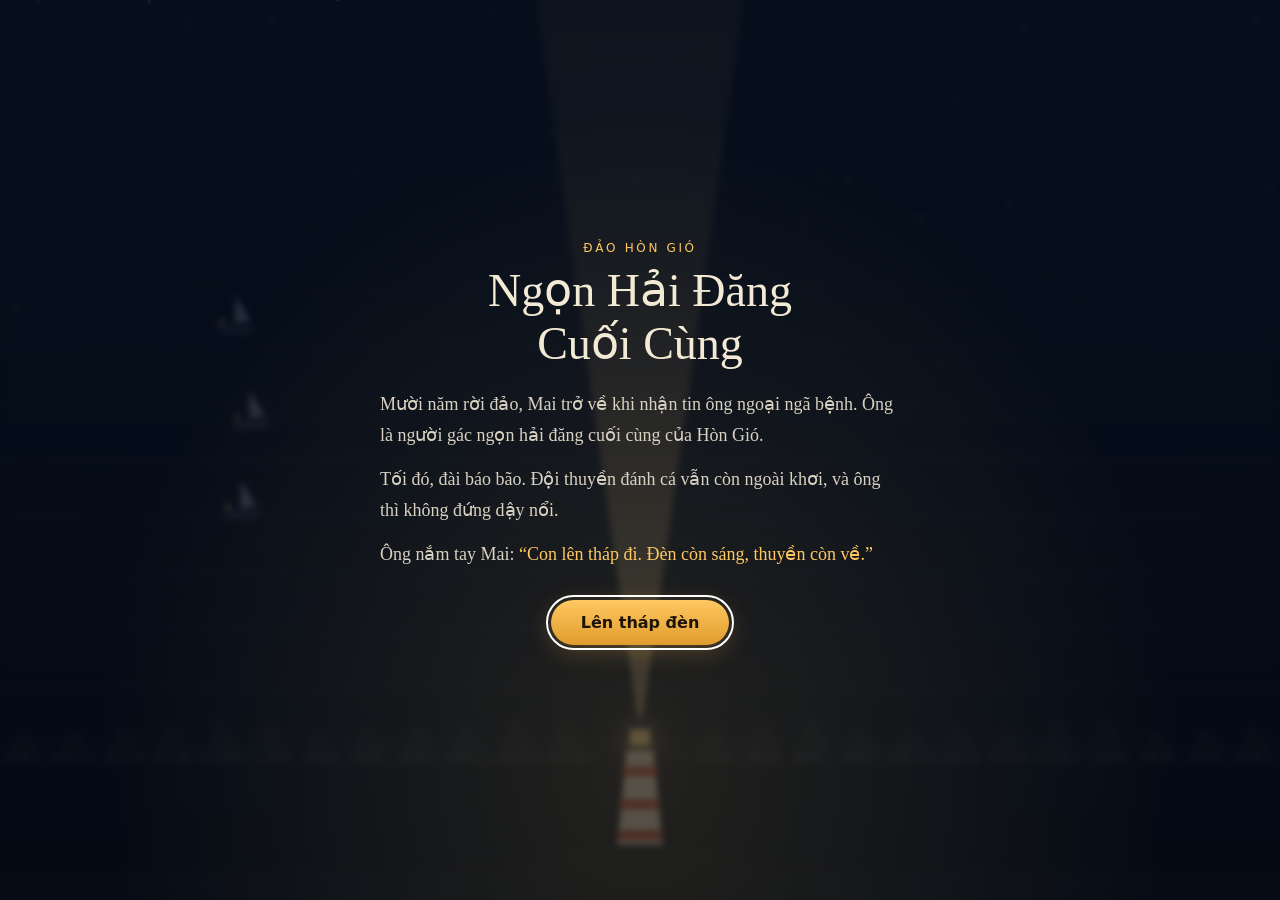
<file: apps/ngon-hai-dang-cuoi-cung/index.html>
<!doctype html>
<html lang="vi">
<head>
<meta charset="utf-8">
<meta name="viewport" content="width=device-width, initial-scale=1, viewport-fit=cover">
<title>Ngọn Hải Đăng Cuối Cùng</title>
<meta name="description" content="Ba đêm bão trên đảo Hòn Gió. Rọi đèn hải đăng dẫn thuyền đánh cá về bến an toàn trước khi chúng đâm vào đá ngầm.">
<link rel="icon" href="icon.svg">
<link rel="stylesheet" href="css/style.css">
</head>
<body>
<canvas id="sea" aria-label="Biển đêm và ngọn hải đăng"></canvas>

<div class="hud" id="hud" hidden>
  <div class="night" id="hudNight">Đêm 1</div>
  <div class="saved">⛵ <b id="hudSaved">0</b>/<span id="hudGoal">6</span></div>
  <div class="lives" id="hudLives" aria-label="Số thuyền được phép mất"></div>
</div>

<div class="screen" id="screen">
  <div class="card">
    <p class="eyebrow" id="sEyebrow"></p>
    <h1 id="sTitle"></h1>
    <div class="story" id="sText"></div>
    <button id="sBtn" type="button"></button>
    <p class="hint" id="sHint"></p>
  </div>
</div>

<script src="js/story.js"></script>
<script src="js/game.js"></script>
</body>
</html>
</file>
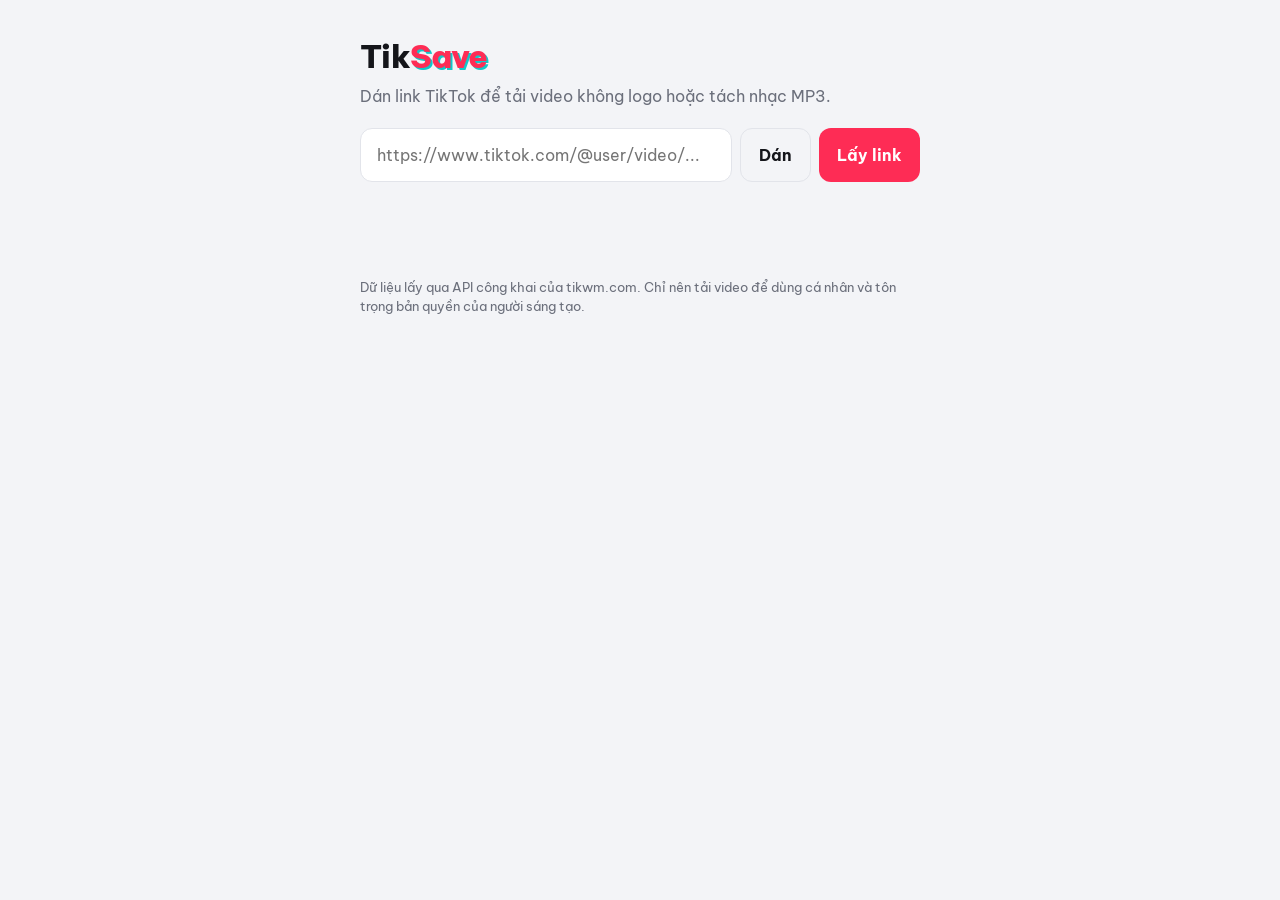
<file: apps/tiksave/index.html>
<!doctype html>
<html lang="vi">
<head>
<meta charset="utf-8">
<meta name="viewport" content="width=device-width, initial-scale=1, viewport-fit=cover">
<title>TikSave</title>
<link rel="preconnect" href="https://fonts.googleapis.com">
<link rel="stylesheet" href="https://fonts.googleapis.com/css2?family=Be+Vietnam+Pro:wght@400;500;700;800&display=swap">
<style>
/* Layout: one centered column, input on top, result card below */
:root{
  --bg:#f3f4f7; --surface:#ffffff; --fg:#14151a; --muted:#6b6f7b;
  --line:#e2e4ea; --cyan:#13c6c9; --pink:#fe2c55; --ok:#12a35a; --err:#d93a3a;
  --font:"Be Vietnam Pro",system-ui,-apple-system,"Segoe UI",Roboto,sans-serif;
}
@media (prefers-color-scheme: dark){
  :root{ --bg:#0e0f13; --surface:#181a20; --fg:#eef0f4; --muted:#9298a6;
    --line:#2a2d36; --cyan:#25f4ee; --pink:#fe2c55; --ok:#3ccf7f; --err:#ff6b6b; color-scheme:dark }
}
*{box-sizing:border-box}
body{margin:0;background:var(--bg);color:var(--fg);font-family:var(--font);font-size:16px;line-height:1.5;
  padding-block:32px 48px;padding-left:max(16px,env(safe-area-inset-left,0px));padding-right:max(16px,env(safe-area-inset-right,0px))}
main{max-width:560px;margin:0 auto;display:flex;flex-direction:column;gap:20px}
h1{margin:0;font-size:2rem;font-weight:800;letter-spacing:-.02em;text-wrap:balance}
h1 span{color:var(--pink);text-shadow:2px 2px 0 var(--cyan)}
.sub{margin:4px 0 0;color:var(--muted)}
form{display:flex;gap:8px;flex-wrap:wrap}
input{flex:1 1 260px;min-width:0;padding:14px 16px;border-radius:12px;border:1.5px solid var(--line);
  background:var(--surface);color:var(--fg);font:inherit}
input:focus{outline:none;border-color:var(--cyan)}
button,.btn{font:inherit;font-weight:700;border:0;border-radius:12px;padding:14px 18px;cursor:pointer;
  text-decoration:none;display:inline-flex;align-items:center;justify-content:center;gap:8px}
button:focus-visible,.btn:focus-visible{outline:3px solid var(--cyan);outline-offset:2px}
.primary{background:var(--pink);color:#fff}
.primary:disabled{opacity:.6;cursor:wait}
.ghost{background:transparent;color:var(--fg);border:1.5px solid var(--line)}
.status{min-height:1.5em;font-size:.95rem;color:var(--muted)}
.status.err{color:var(--err)} .status.ok{color:var(--ok)}
.card{background:var(--surface);border:1px solid var(--line);border-radius:16px;padding:16px;display:grid;
  grid-template-columns:110px 1fr;gap:16px}
.card img{width:110px;aspect-ratio:9/16;object-fit:cover;border-radius:10px;background:var(--line);max-width:100%}
.meta{min-width:0;display:flex;flex-direction:column;gap:6px}
.author{font-weight:700}
.title{color:var(--muted);font-size:.9rem;overflow-wrap:anywhere;display:-webkit-box;-webkit-line-clamp:3;-webkit-box-orient:vertical;overflow:hidden}
.stats{font-size:.8rem;color:var(--muted);font-variant-numeric:tabular-nums}
.actions{grid-column:1/-1;display:grid;grid-template-columns:repeat(auto-fit,minmax(150px,1fr));gap:8px}
.vid{background:var(--fg);color:var(--bg)}
.mp3{background:var(--cyan);color:#0b1a1a}
.note{font-size:.8rem;color:var(--muted)}
@media (max-width:420px){.card{grid-template-columns:80px 1fr}.card img{width:80px}}
@media (prefers-reduced-motion:reduce){*{transition:none!important}}
</style>
</head>
<body>
<main>
  <header>
    <h1>Tik<span>Save</span></h1>
    <p class="sub">Dán link TikTok để tải video không logo hoặc tách nhạc MP3.</p>
  </header>

  <form id="f">
    <input id="url" type="url" inputmode="url" placeholder="https://www.tiktok.com/@user/video/..." required>
    <button class="ghost" type="button" id="paste">Dán</button>
    <button class="primary" type="submit" id="go">Lấy link</button>
  </form>

  <div class="status" id="status" role="status"></div>
  <div id="result"></div>

  <p class="note">Dữ liệu lấy qua API công khai của tikwm.com. Chỉ nên tải video để dùng cá nhân và tôn trọng bản quyền của người sáng tạo.</p>
</main>

<script>
const $ = s => document.querySelector(s);
const status = (msg, cls="") => { const el=$("#status"); el.textContent=msg; el.className="status "+cls; };
const fmt = n => n==null ? "-" : Intl.NumberFormat("vi-VN",{notation:"compact"}).format(n);
const safe = s => (s||"tiktok").replace(/[\\/:*?"<>|#]+/g,"").trim().slice(0,60) || "tiktok";
const abs = u => !u ? "" : u.startsWith("http") ? u : "https://www.tikwm.com" + u;

$("#paste").onclick = async () => {
  try { $("#url").value = (await navigator.clipboard.readText()).trim(); }
  catch { $("#url").focus(); status("Không đọc được clipboard, hãy dán thủ công (giữ để dán).", "err"); }
};

$("#f").addEventListener("submit", async e => {
  e.preventDefault();
  const link = $("#url").value.trim();
  if (!/tiktok\.com/i.test(link)) return status("Link này không phải link TikTok.", "err");
  $("#go").disabled = true; $("#result").innerHTML = ""; status("Đang lấy thông tin video…");
  try {
    const body = new URLSearchParams({ url: link, hd: "1" });
    const r = await fetch("https://www.tikwm.com/api/", { method: "POST", body });
    const j = await r.json();
    if (j.code !== 0 || !j.data) throw new Error(j.msg || "Không tìm thấy video");
    render(j.data); status("Xong! Chọn định dạng muốn tải.", "ok");
  } catch (err) {
    status("Lỗi: " + err.message + ". Kiểm tra lại link hoặc thử lại sau vài giây.", "err");
  } finally { $("#go").disabled = false; }
});

function render(d){
  const name = safe(d.title || d.id);
  const video = abs(d.hdplay || d.play), music = abs(d.music);
  const box = document.createElement("div"); box.className = "card";
  box.innerHTML = `
    <img alt="Ảnh bìa video">
    <div class="meta">
      <div class="author"></div>
      <div class="title"></div>
      <div class="stats">▶ ${fmt(d.play_count)} · ♥ ${fmt(d.digg_count)} · ${d.duration||0}s</div>
    </div>
    <div class="actions">
      <button class="btn vid" data-u="${video}" data-n="${name}.mp4">Tải video (không logo)</button>
      ${music ? `<button class="btn mp3" data-u="${music}" data-n="${name}.mp3">Tải âm thanh MP3</button>` : ""}
    </div>`;
  box.querySelector("img").src = abs(d.cover);
  box.querySelector(".author").textContent = "@" + (d.author?.unique_id || "unknown");
  box.querySelector(".title").textContent = d.title || "";
  box.querySelectorAll("button[data-u]").forEach(b => b.onclick = () => download(b));
  $("#result").replaceChildren(box);
}

async function download(btn){
  const { u, n } = btn.dataset, label = btn.textContent;
  btn.disabled = true; btn.textContent = "Đang tải…";
  try {
    const r = await fetch(u);
    if (!r.ok) throw 0;
    const blob = await r.blob();
    const a = Object.assign(document.createElement("a"), { href: URL.createObjectURL(blob), download: n });
    document.body.append(a); a.click(); a.remove();
    setTimeout(() => URL.revokeObjectURL(a.href), 5000);
    status("Đã lưu " + n, "ok");
  } catch {
    // Nếu server chặn tải trực tiếp, mở file ở tab mới để lưu thủ công
    window.open(u, "_blank", "noopener");
    status("Đã mở file ở tab mới. Bấm ⋮ hoặc giữ vào video/nhạc rồi chọn Tải xuống.", "ok");
  } finally { btn.disabled = false; btn.textContent = label; }
}
</script>
</body>
</html>
</file>
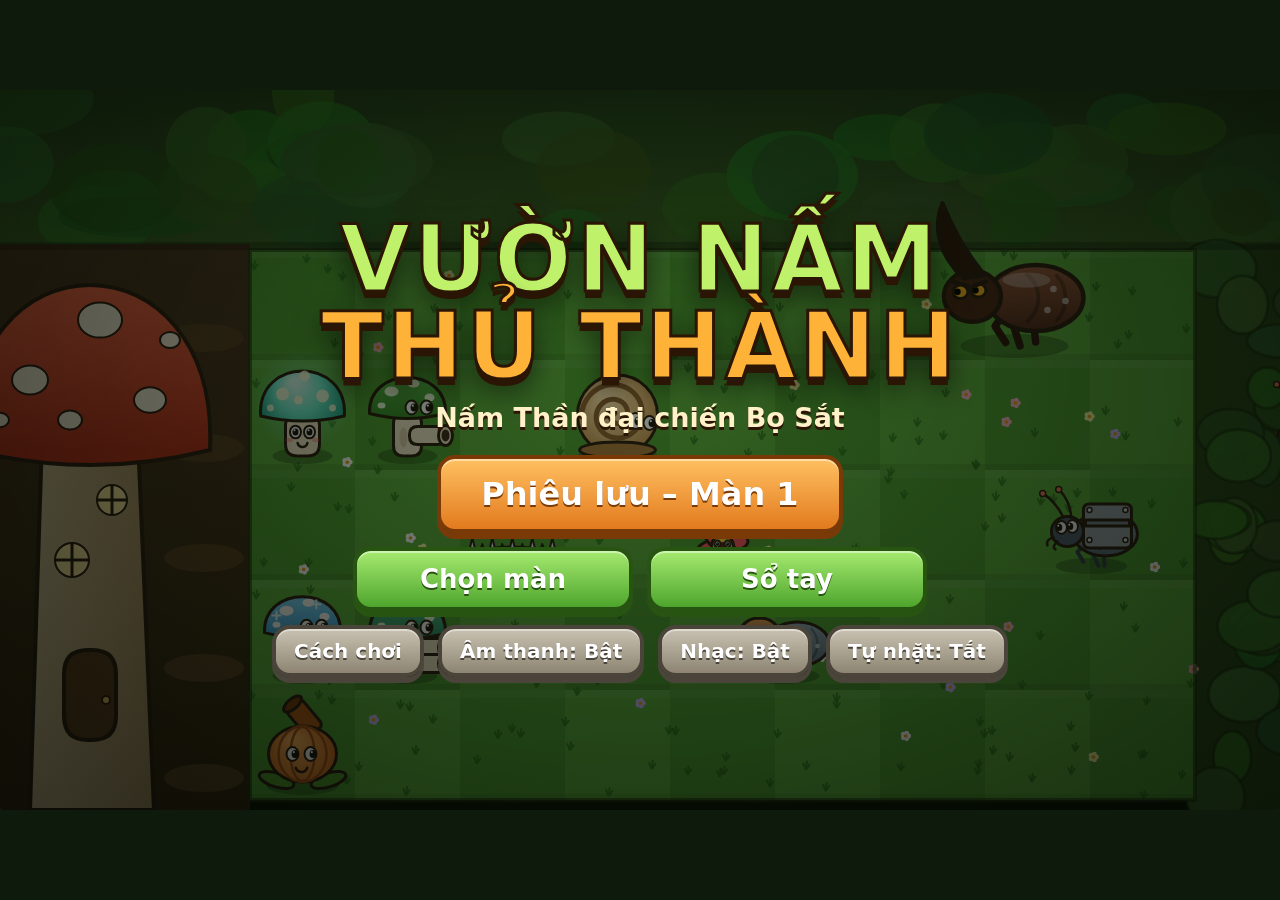
<file: apps/vuon-hoa-thu-thanh/index.html>
<!doctype html>
<html lang="vi">
<head>
<meta charset="utf-8">
<meta name="viewport" content="width=device-width,initial-scale=1,maximum-scale=1,user-scalable=no,viewport-fit=cover">
<meta name="theme-color" content="#1b2a12">
<title>Vườn Nấm Thủ Thành</title>
<style>
html,body{margin:0;height:100%;background:#0e1a0b;overflow:hidden;touch-action:none;-webkit-user-select:none;user-select:none;-webkit-tap-highlight-color:transparent;font-family:"Trebuchet MS","Segoe UI",Roboto,system-ui,sans-serif}
#wrap{position:absolute;left:0;top:0;width:1280px;height:720px;transform-origin:0 0;overflow:hidden;border-radius:4px}
#cv{position:absolute;left:0;top:0;width:1280px;height:720px;display:block}
.ov{position:absolute;left:0;top:0;width:1280px;height:720px;display:none;align-items:center;justify-content:center;flex-direction:column;z-index:5;box-sizing:border-box}
.ov.show{display:flex}
.dim{background:rgba(8,16,6,.62)}
.panel{background:linear-gradient(#93623a,#6c4423);border:6px solid #3d2410;border-radius:28px;box-shadow:0 10px 0 #2a1709,0 24px 50px rgba(0,0,0,.55),inset 0 3px 0 rgba(255,255,255,.22);padding:24px 34px;color:#fff3d6;text-align:center;position:relative}
.panel h2{margin:0 0 14px;font-size:40px;color:#ffe680;text-shadow:0 3px 0 #4a2a0e,0 0 12px rgba(0,0,0,.4);letter-spacing:1px}
.panel p{font-size:21px;line-height:1.45;margin:6px 0}
.btn{font-family:inherit;font-weight:800;font-size:26px;color:#fff;background:linear-gradient(#a6ea70,#4ea52d);border:4px solid #285412;border-radius:18px;padding:13px 26px;margin:7px;box-shadow:0 6px 0 #285412,inset 0 2px 0 rgba(255,255,255,.45);text-shadow:0 2px 0 #285412;cursor:pointer;min-width:280px;outline:none}
.btn:active{transform:translateY(4px);box-shadow:0 2px 0 #285412}
.btn.or{background:linear-gradient(#ffc061,#e27a1e);border-color:#7a3a08;box-shadow:0 6px 0 #7a3a08,inset 0 2px 0 rgba(255,255,255,.45);text-shadow:0 2px 0 #7a3a08}
.btn.gr{background:linear-gradient(#c9c2b2,#8d8572);border-color:#4a443a;box-shadow:0 6px 0 #4a443a,inset 0 2px 0 rgba(255,255,255,.4);text-shadow:0 2px 0 #4a443a}
.btn.sm{font-size:20px;min-width:0;padding:10px 18px}
.btn:disabled{filter:grayscale(1) brightness(.6);cursor:default}
.row{display:flex;justify-content:center;align-items:center;flex-wrap:wrap}
#menu{background:radial-gradient(ellipse at 50% 40%,rgba(0,0,0,.05),rgba(0,0,0,.55))}
.title{text-align:center;margin-bottom:18px;line-height:.95}
.t1,.t2{font-weight:900;font-size:92px;letter-spacing:3px;-webkit-text-stroke:3px #2b1606;text-shadow:0 7px 0 #2b1606,0 12px 26px rgba(0,0,0,.6)}
.t1{color:#bff26a}.t2{color:#ffb238}
.t3{font-size:27px;color:#fff1c8;font-weight:800;margin-top:14px;text-shadow:0 3px 0 #2b1606}
.lvgrid{display:grid;grid-template-columns:repeat(5,150px);gap:16px;margin:10px 0 18px}
.lv{height:118px;border-radius:20px;border:5px solid #3d2410;background:linear-gradient(#d9f59c,#7fc24c);font-family:inherit;font-weight:900;font-size:38px;color:#2c4d12;cursor:pointer;position:relative;box-shadow:0 6px 0 #2a1709}
.lv small{display:block;font-size:16px;font-weight:800;color:#3c5a1f}
.lv.dusk{background:linear-gradient(#c7b7f0,#6f5fb8);color:#241a52}.lv.dusk small{color:#2b2160}
.lv:disabled{filter:grayscale(1) brightness(.55);cursor:default}
.lv .ok{position:absolute;right:8px;top:4px;font-size:24px;color:#fff;text-shadow:0 2px 0 #285412}
.cards{display:flex;flex-wrap:wrap;justify-content:center;gap:12px;max-width:900px;margin:8px auto}
.cardd{width:92px;height:122px;border-radius:12px;background:#f4e6c0;border:4px solid #6b4423;position:relative;cursor:pointer;box-shadow:0 4px 0 #3d2410}
.cardd canvas{position:absolute;left:0;top:0}
.cardd .cost{position:absolute;left:6px;right:6px;bottom:5px;height:22px;border-radius:7px;background:#3d2a17;color:#fff;font-weight:900;font-size:17px;line-height:22px}
.cardd.on{border-color:#ffe14d;box-shadow:0 0 0 4px #ffe14d,0 4px 0 #3d2410}
.cardd.used{opacity:.35}
.cardd.lock{filter:brightness(.3)}
.slots{display:flex;gap:10px;justify-content:center;min-height:130px;background:rgba(0,0,0,.25);border-radius:16px;padding:8px 12px;margin-bottom:8px}
.slot{width:92px;height:122px;border-radius:12px;border:3px dashed rgba(255,255,255,.35)}
.alm{display:flex;gap:22px;align-items:stretch}
.almlist{display:grid;grid-template-columns:repeat(4,96px);gap:10px;align-content:start}
.almd{width:420px;background:rgba(0,0,0,.25);border-radius:18px;padding:16px;text-align:left}
.almd h3{margin:0 0 6px;font-size:30px;color:#ffe680}
.almd .st{font-size:19px;margin:4px 0;color:#ffe9bd}
.tabs{display:flex;justify-content:center;gap:8px;margin-bottom:12px}
.help{text-align:left;max-width:860px}
.help li{font-size:21px;margin:7px 0;line-height:1.35}
#rotate{position:fixed;inset:0;background:#0e1a0b;color:#fff3d6;display:none;align-items:center;justify-content:center;flex-direction:column;z-index:50;font-size:22px;text-align:center;padding:20px;font-family:inherit}
#rotate.show{display:flex}
#rotate .ph{width:70px;height:110px;border:6px solid #bff26a;border-radius:14px;margin-bottom:24px;animation:rot 2s infinite ease-in-out}
@keyframes rot{0%,20%{transform:rotate(0)}60%,100%{transform:rotate(-90deg)}}
.big{font-size:32px;padding:16px 40px}
.newcard{display:flex;gap:26px;align-items:center;justify-content:center;margin:10px 0 16px}
.newcard .cardd{transform:scale(1.5);margin:30px}
.newcard .desc{max-width:420px;text-align:left}
.closex{position:absolute;right:14px;top:10px}
</style>
</head>
<body>
<div id="wrap">
  <canvas id="cv"></canvas>

  <div id="menu" class="ov show">
    <div class="title">
      <div class="t1">VƯỜN NẤM</div>
      <div class="t2">THỦ THÀNH</div>
      <div class="t3">Nấm Thần đại chiến Bọ Sắt</div>
    </div>
    <button class="btn or big" id="bPlay">Phiêu lưu</button>
    <div class="row">
      <button class="btn" id="bLevels">Chọn màn</button>
      <button class="btn" id="bAlm">Sổ tay</button>
    </div>
    <div class="row">
      <button class="btn gr sm" id="bHelp">Cách chơi</button>
      <button class="btn gr sm" id="bSfx">Âm thanh: Bật</button>
      <button class="btn gr sm" id="bMus">Nhạc: Bật</button>
      <button class="btn gr sm" id="bAuto">Tự nhặt: Tắt</button>
    </div>
  </div>

  <div id="levels" class="ov dim">
    <div class="panel">
      <h2>Chọn màn</h2>
      <div class="lvgrid" id="lvgrid"></div>
      <button class="btn gr" data-back>Quay lại</button>
    </div>
  </div>

  <div id="choose" class="ov dim">
    <div class="panel" style="width:980px;box-sizing:border-box">
      <h2 id="chTitle">Chọn quân ra trận</h2>
      <div class="slots" id="chSlots"></div>
      <div class="cards" id="chPool"></div>
      <div class="row" style="margin-top:8px">
        <button class="btn gr sm" data-back>Huỷ</button>
        <button class="btn or" id="chGo">Ra trận!</button>
      </div>
    </div>
  </div>

  <div id="pause" class="ov dim">
    <div class="panel">
      <h2>Tạm dừng</h2>
      <button class="btn or" id="pResume">Tiếp tục</button><br>
      <button class="btn" id="pRestart">Chơi lại màn</button><br>
      <div class="row">
        <button class="btn gr sm" id="pSfx">Âm thanh</button>
        <button class="btn gr sm" id="pMus">Nhạc</button>
      </div>
      <button class="btn gr" id="pMenu">Về menu chính</button>
    </div>
  </div>

  <div id="result" class="ov dim">
    <div class="panel" style="min-width:640px">
      <h2 id="rTitle">Chiến thắng!</h2>
      <div id="rBody"></div>
      <div class="row" id="rBtns"></div>
    </div>
  </div>

  <div id="almanac" class="ov dim">
    <div class="panel" style="width:1010px;box-sizing:border-box">
      <h2>Sổ tay khu vườn</h2>
      <div class="tabs">
        <button class="btn sm" id="tabDef">Quân Nấm</button>
        <button class="btn gr sm" id="tabBug">Bọ Sắt</button>
      </div>
      <div class="alm">
        <div class="almlist" id="almList"></div>
        <div class="almd" id="almDetail"></div>
      </div>
      <button class="btn gr sm" data-back style="margin-top:12px">Đóng</button>
    </div>
  </div>

  <div id="help" class="ov dim">
    <div class="panel">
      <h2>Cách chơi</h2>
      <ul class="help">
        <li>Chạm vào <b>bào tử sáng</b> (quả cầu xanh ngọc) để thu năng lượng. Nấm Đèn tạo thêm bào tử theo thời gian.</li>
        <li>Chạm một thẻ quân ở thanh trên, rồi chạm vào ô cỏ để đặt. Có thể kéo thẻ thả thẳng vào ô.</li>
        <li>Mỗi thẻ có thời gian hồi sau khi đặt. Thẻ tối là chưa đủ năng lượng.</li>
        <li><b>Xẻng</b>: nhổ quân để lấy lại ô trống (không hoàn năng lượng).</li>
        <li><b>Khúc gỗ lăn</b> đầu mỗi làn tự lăn khi bọ lọt vào, quét sạch làn đó — chỉ dùng một lần.</li>
        <li>Đợt lớn do <b>Bọ Cầm Cờ</b> dẫn đầu. Bọ chạm tới Nhà Nấm là thua.</li>
        <li>Nút <b>×2</b> tăng tốc trận đấu, nút <b>II</b> để tạm dừng.</li>
      </ul>
      <button class="btn gr" data-back>Đã hiểu</button>
    </div>
  </div>
</div>

<div id="rotate"><div class="ph"></div>Xoay ngang điện thoại để chơi nhé!</div>

<script>
(()=>{
'use strict';
/* ====================== CONSTANTS ====================== */
const W=1280,H=720,X0=250,Y0=160,CW=105,CH=110,COLS=9,ROWS=5;
const LAWN_R=X0+COLS*CW;
const OL='#2a1c10';
const $=id=>document.getElementById(id);
const cv=$('cv');const mainCtx=cv.getContext('2d');
let X=mainCtx; // current drawing context
let K=1;

const DEFS={
  shooter:{name:'Nấm Bắn',cost:100,cd:7.5,hp:300,desc:'Bắn bào tử thẳng làn, mỗi phát 20 sát thương. Trụ cột của mọi khu vườn.',stat:'Sát thương: 20 · Tốc độ: thường'},
  glow:{name:'Nấm Đèn',cost:50,cd:7.5,hp:300,desc:'Phát sáng và tạo 25 năng lượng mỗi 24 giây. Trồng càng sớm càng tốt!',stat:'Năng lượng: +25 / 24 giây'},
  snap:{name:'Hoa Bẫy',cost:25,cd:30,hp:300,desc:'Vùi mình dưới đất 14 giây để mở cánh, rồi nổ tung con bọ đầu tiên giẫm lên.',stat:'Sát thương: cực lớn (1 ô) · Ong Máy bay qua được'},
  shell:{name:'Vỏ Ốc Thép',cost:50,cd:30,hp:4000,desc:'Chiếc vỏ cứng như thép, chặn bọ gặm rất rất lâu.',stat:'Độ bền: rất cao'},
  bomb:{name:'Quả Bom Hạt',cost:150,cd:50,hp:9999,desc:'Nổ tung ngay sau khi đặt, quét sạch vùng 3×3 ô.',stat:'Sát thương: cực lớn (3×3)'},
  frost:{name:'Nấm Băng',cost:175,cd:7.5,hp:300,desc:'Bắn bào tử băng giá: 20 sát thương và làm bọ chậm một nửa trong 10 giây.',stat:'Sát thương: 20 · Làm chậm 50%'},
  thorn:{name:'Thảm Gai',cost:100,cd:7.5,hp:300,desc:'Gai nhọn đâm mọi con bọ đi qua. Bọ không cắn được, nhưng Ong Máy bay qua.',stat:'Sát thương: 20/giây cho mọi bọ trên ô'},
  twin:{name:'Nấm Song Bắn',cost:200,cd:7.5,hp:300,desc:'Hai nòng, gấp đôi hoả lực. Mỗi lượt bắn 2 bào tử.',stat:'Sát thương: 2×20 · Tốc độ: thường'},
  cannon:{name:'Pháo Bí',cost:300,cd:7.5,hp:300,desc:'Ném hạt bí nặng vòng qua chướng ngại: 80 sát thương và văng lan.',stat:'Sát thương: 80 (+20 lan) · Chậm'}
};
const DEF_ORDER=['shooter','glow','snap','shell','bomb','frost','thorn','twin','cannon'];
const ENS={
  crawler:{name:'Bọ Sắt',hp:200,armor:0,speed:22,cost:1,w:4,desc:'Con bọ máy bình thường. Chậm chạp nhưng bền bỉ và luôn đói.',stat:'Độ bền: thấp · Tốc độ: chậm'},
  flag:{name:'Bọ Cầm Cờ',hp:200,armor:0,speed:30,cost:1,w:0,desc:'Phất cờ báo hiệu một đàn bọ lớn đang ập tới.',stat:'Độ bền: thấp · Tốc độ: hơi nhanh'},
  helmet:{name:'Bọ Đội Nồi',hp:200,armor:370,speed:22,cost:2,w:3,desc:'Đội chiếc nồi đồng trên đầu. Bắn rơi nồi rồi mới hạ được.',stat:'Độ bền: trung bình'},
  wasp:{name:'Ong Máy',hp:180,armor:0,speed:44,cost:2,w:2,desc:'Bay nhanh, lướt qua Thảm Gai và Hoa Bẫy.',stat:'Độ bền: thấp · Tốc độ: nhanh · Bay'},
  hopper:{name:'Châu Chấu Nhảy',hp:340,armor:0,speed:40,cost:3,w:2,desc:'Chạy nhanh và nhảy vọt qua quân nấm đầu tiên chặn đường.',stat:'Độ bền: trung bình · Nhảy qua 1 quân'},
  bucket:{name:'Bọ Thùng Thép',hp:200,armor:1100,speed:22,cost:4,w:2,desc:'Khoác thùng thép dày cộp. Rất khó hạ.',stat:'Độ bền: cao'},
  brute:{name:'Bọ Hung Khổng Lồ',hp:3000,armor:0,speed:15,cost:10,w:1,minWave:4,desc:'Khổng lồ, dùng sừng nghiền nát quân nấm chỉ trong một đòn.',stat:'Độ bền: cực cao · Phá huỷ quân'}
};
const BUG_ORDER=['crawler','flag','helmet','wasp','hopper','bucket','brute'];
const LEVELS=[
  {rows:[2],waves:4,pool:['crawler'],energy:150,reward:'glow',first:16},
  {rows:[1,2,3],waves:6,pool:['crawler'],reward:'snap'},
  {waves:8,pool:['crawler','helmet'],reward:'shell'},
  {waves:10,pool:['crawler','helmet'],reward:'bomb'},
  {waves:10,pool:['crawler','helmet','bucket'],reward:'frost'},
  {waves:12,pool:['crawler','helmet','wasp'],reward:'thorn',dusk:true},
  {waves:12,pool:['crawler','helmet','bucket','hopper'],reward:'twin',dusk:true},
  {waves:14,pool:['crawler','helmet','bucket','wasp','brute'],reward:'cannon',dusk:true},
  {waves:15,pool:['crawler','helmet','bucket','wasp','hopper'],reward:null,dusk:true},
  {waves:20,pool:['crawler','helmet','bucket','wasp','hopper','brute'],reward:null,dusk:true}
];

/* ====================== SAVE ====================== */
const SAVE_KEY='vuon_nam_thu_thanh_v1';
const save={lvl:1,sfx:true,music:true,auto:false,done:[]};
try{const s=JSON.parse(localStorage.getItem(SAVE_KEY)||'null');if(s)Object.assign(save,s);}catch(e){}
function persist(){try{localStorage.setItem(SAVE_KEY,JSON.stringify(save));}catch(e){}}
function unlockedDefs(){const u=['shooter'];for(let i=0;i<Math.min(save.lvl-1,LEVELS.length);i++){if(LEVELS[i].reward)u.push(LEVELS[i].reward);}return DEF_ORDER.filter(t=>u.includes(t));}
function seenBugs(){const s=new Set(['crawler']);for(let i=0;i<Math.min(save.lvl,LEVELS.length);i++){LEVELS[i].pool.forEach(t=>s.add(t));if(i>=1)s.add('flag');}return s;}

/* ====================== AUDIO ====================== */
let AC=null,master=null,musicGain=null,lastHit=0;
function audioUnlock(){
  if(!AC){try{AC=new (window.AudioContext||window.webkitAudioContext)();master=AC.createGain();master.gain.value=0.55;master.connect(AC.destination);musicGain=AC.createGain();musicGain.gain.value=0.16;musicGain.connect(master);}catch(e){AC=null;return;}}
  if(AC.state==='suspended')AC.resume();
}
function tone(f,d,type,v,slide,delay,dest){
  if(!AC||(!dest&&!save.sfx))return;
  const t=AC.currentTime+(delay||0);const o=AC.createOscillator(),g=AC.createGain();
  o.type=type||'sine';o.frequency.setValueAtTime(f,t);
  if(slide)o.frequency.exponentialRampToValueAtTime(Math.max(30,f+slide),t+d);
  g.gain.setValueAtTime(0.0001,t);g.gain.exponentialRampToValueAtTime(v||0.2,t+0.01);g.gain.exponentialRampToValueAtTime(0.0001,t+d);
  o.connect(g);g.connect(dest||master);o.start(t);o.stop(t+d+0.05);
}
let noiseBuf=null;
function noise(d,v,f){
  if(!AC||!save.sfx)return;
  if(!noiseBuf){const n=AC.sampleRate|0;noiseBuf=AC.createBuffer(1,n,AC.sampleRate);const a=noiseBuf.getChannelData(0);for(let i=0;i<n;i++)a[i]=Math.random()*2-1;}
  const t=AC.currentTime;const s=AC.createBufferSource();s.buffer=noiseBuf;
  const fl=AC.createBiquadFilter();fl.type='lowpass';fl.frequency.value=f||800;
  const g=AC.createGain();g.gain.setValueAtTime(v||0.3,t);g.gain.exponentialRampToValueAtTime(0.0001,t+d);
  s.connect(fl);fl.connect(g);g.connect(master);s.start(t,Math.random()*0.5);s.stop(t+d+0.05);
}
const SFX={
  shoot:()=>tone(560,0.07,'square',0.04,-260),
  hit:()=>{const n=performance.now();if(n-lastHit<55)return;lastHit=n;tone(200,0.07,'triangle',0.13,-90);},
  armor:()=>{const n=performance.now();if(n-lastHit<55)return;lastHit=n;tone(1100,0.06,'square',0.04,-500);},
  collect:()=>{tone(880,0.12,'sine',0.16);tone(1320,0.16,'sine',0.13,0,0.06);},
  plant:()=>{tone(260,0.1,'triangle',0.22,160);noise(0.1,0.18,700);},
  boom:()=>{noise(0.7,0.7,450);tone(90,0.6,'sine',0.45,-55);},
  pop:()=>{noise(0.35,0.5,900);tone(140,0.3,'sine',0.35,-70);},
  chomp:()=>noise(0.06,0.16,2400),
  warn:()=>{tone(196,0.45,'sawtooth',0.12,10);tone(196,0.6,'sawtooth',0.12,30,0.55);},
  win:()=>[523,659,784,1047,1319].forEach((f,i)=>tone(f,0.3,'triangle',0.2,0,i*0.11)),
  lose:()=>[392,330,262,196].forEach((f,i)=>tone(f,0.4,'triangle',0.2,0,i*0.22)),
  click:()=>tone(700,0.05,'sine',0.12),
  denied:()=>tone(150,0.14,'square',0.07),
  shovel:()=>noise(0.18,0.25,1100),
  roll:()=>{noise(0.9,0.35,260);tone(70,0.8,'sine',0.25);},
  smash:()=>{noise(0.4,0.6,300);tone(70,0.35,'sine',0.4,-30);},
  jump:()=>tone(300,0.25,'triangle',0.1,500),
  lob:()=>tone(240,0.12,'triangle',0.12,-80)
};
/* little background tune */
const MEL=[12,null,9,7,9,null,4,null,7,9,12,14,12,null,null,null,9,null,7,4,2,null,4,null,7,null,4,2,0,null,null,null,
           4,null,7,9,12,null,9,null,14,12,9,7,9,null,null,null,7,null,9,12,9,7,4,2,4,null,2,null,0,null,null,null];
const BASS=[0,-5,-3,-5,0,-5,-7,-5,-3,-8,-5,-5,-3,-5,-7,0];
let mStep=0,mNext=0;
function musicTick(){
  if(!AC||AC.state!=='running')return;
  const stepD=0.21;
  if(mNext<AC.currentTime)mNext=AC.currentTime+0.05;
  while(mNext<AC.currentTime+0.35){
    const play=save.music&&!(scene==='play'&&G&&(G.paused||G.over));
    if(play){
      const dusk=scene==='play'&&G&&G.L.dusk;const root=dusk?233:262;
      const n=MEL[mStep%MEL.length];
      if(n!==null)tone(root*Math.pow(2,n/12),0.28,'triangle',0.5,0,mNext-AC.currentTime,musicGain);
      if(mStep%4===0)tone(root/2*Math.pow(2,BASS[(mStep/4|0)%BASS.length]/12),0.7,'sine',0.7,0,mNext-AC.currentTime,musicGain);
    }
    mStep++;mNext+=stepD;
  }
}
setInterval(musicTick,90);

/* ====================== HELPERS ====================== */
const rnd=(a,b)=>a+Math.random()*(b-a);
const dist=(x1,y1,x2,y2)=>Math.hypot(x1-x2,y1-y2);
const lerp=(a,b,t)=>a+(b-a)*t;
const groundY=r=>Y0+r*CH+CH-14;
function rrp(x,y,w,h,r){r=Math.min(r,w/2,h/2);X.beginPath();X.moveTo(x+r,y);X.lineTo(x+w-r,y);X.quadraticCurveTo(x+w,y,x+w,y+r);X.lineTo(x+w,y+h-r);X.quadraticCurveTo(x+w,y+h,x+w-r,y+h);X.lineTo(x+r,y+h);X.quadraticCurveTo(x,y+h,x,y+h-r);X.lineTo(x,y+r);X.quadraticCurveTo(x,y,x+r,y);X.closePath();}
function ell(x,y,rx,ry,fill,stroke,rot,lw){X.beginPath();X.ellipse(x,y,Math.max(0.1,rx),Math.max(0.1,ry),rot||0,0,Math.PI*2);if(fill){X.fillStyle=fill;X.fill();}if(stroke){X.lineWidth=lw||3;X.strokeStyle=stroke;X.stroke();}}
let TINT=0,FLASH=0;
function C(hex){
  if(!TINT&&!FLASH)return hex;
  const n=parseInt(hex.slice(1),16);let r=n>>16,g=(n>>8)&255,b=n&255;
  if(TINT){r=r*0.5+50;g=g*0.65+85;b=b*0.55+150;}
  if(FLASH){r+=(255-r)*0.55;g+=(255-g)*0.55;b+=(255-b)*0.55;}
  return 'rgb('+(r|0)+','+(g|0)+','+(b|0)+')';
}
function txt(s,x,y,size,col,align,outline,lw){
  X.font='900 '+size+'px "Trebuchet MS","Segoe UI",Roboto,sans-serif';X.textAlign=align||'center';X.textBaseline='middle';
  if(outline!==null){X.lineJoin='round';X.lineWidth=lw||Math.max(3,size/6);X.strokeStyle=outline||'#2a1a0c';X.strokeText(s,x,y);}
  X.fillStyle=col||'#fff';X.fillText(s,x,y);
}
function eye(x,y,r,lookX,lookY,blink){
  if(blink){X.lineWidth=2.5;X.strokeStyle=OL;X.beginPath();X.moveTo(x-r,y);X.lineTo(x+r,y);X.stroke();return;}
  ell(x,y,r,r*1.15,'#fff',OL,0,2);ell(x+(lookX||0)*r*0.4,y+(lookY||0)*r*0.3,r*0.55,r*0.65,'#1b120a');ell(x+(lookX||0)*r*0.4-r*0.18,y-r*0.3,r*0.18,r*0.18,'#fff');
}
function blinkAt(t,seed){return ((t+seed*1.7)%4.2)<0.12;}
function mulberry(a){return function(){a|=0;a=a+0x6D2B79F5|0;let t=Math.imul(a^a>>>15,1|a);t=t+Math.imul(t^t>>>7,61|t)^t;return((t^t>>>14)>>>0)/4294967296;};}

/* ====================== DRAW: DEFENDERS ====================== */
function drawDefender(type,t,d){
  X.lineJoin='round';X.lineCap='round';
  const seed=d?(d.r*3+d.c):1;const bl=blinkAt(t,seed);
  const hurt=d&&d.hurt>0;FLASH=hurt?1:0;
  switch(type){
  case 'shooter':case 'frost':case 'twin':{
    const capA=type==='frost'?'#7fd8ff':type==='twin'?'#58c98a':'#5cbf4a';
    const capB=type==='frost'?'#3c9fd6':type==='twin'?'#2c8a64':'#36892a';
    const bob=Math.sin(t*3+seed)*1.5;const rec=d&&d.shootA>0?d.shootA*7:0;
    ell(0,0,30,8,'rgba(0,0,0,.25)');
    X.fillStyle=C('#efe3c8');X.lineWidth=3;X.strokeStyle=OL;rrp(-14,-44+bob,28,44-bob,10);X.fill();X.stroke();
    ell(-4,-20+bob,4,10,'rgba(150,120,80,.25)');
    const ys=type==='twin'?[-30,-14]:[-22];
    for(const sy of ys){X.fillStyle=C('#efe3c8');rrp(2,sy-9+bob,36-rec,18,8);X.fill();X.stroke();ell(38-rec,sy+bob,7,10,C('#efe3c8'),OL);ell(38-rec,sy+bob,4,6,'#3a2a1c');}
    const g=X.createLinearGradient(0,-80,0,-38);g.addColorStop(0,C(capA));g.addColorStop(1,C(capB));
    X.beginPath();X.moveTo(-38,-44+bob);X.bezierCurveTo(-40,-92+bob,40,-92+bob,38,-44+bob);X.quadraticCurveTo(0,-34+bob,-38,-44+bob);X.closePath();X.fillStyle=g;X.fill();X.lineWidth=3;X.strokeStyle=OL;X.stroke();
    const sp=type==='frost'?'#ffffff':'#eaffd8';
    ell(-16,-66+bob,7,5,C(sp));ell(6,-74+bob,6,4,C(sp));ell(22,-60+bob,5,4,C(sp));ell(-26,-52+bob,4,3,C(sp));
    if(type==='frost'){X.strokeStyle='#e8fbff';X.lineWidth=2;for(let i=0;i<3;i++){const a=t*0.8+i*2.1;const fx=Math.cos(a)*26,fy=-60+Math.sin(a)*14;X.beginPath();X.moveTo(fx-4,fy);X.lineTo(fx+4,fy);X.moveTo(fx,fy-4);X.lineTo(fx,fy+4);X.stroke();}}
    eye(4,-50+bob,6,1,0,bl);eye(19,-50+bob,6,1,0,bl);
    break;}
  case 'glow':{
    const p=(Math.sin(t*2.4+seed)+1)/2;const ga=d&&d.glowA>0?d.glowA:0;
    const hr=48+p*8+ga*20;const gr=X.createRadialGradient(0,-56,4,0,-56,hr);gr.addColorStop(0,'rgba(140,255,225,'+(0.45+ga*0.4)+')');gr.addColorStop(1,'rgba(140,255,225,0)');X.fillStyle=gr;X.beginPath();X.arc(0,-56,hr,0,7);X.fill();
    ell(0,0,30,8,'rgba(0,0,0,.25)');
    X.fillStyle=C('#f3e6c9');X.lineWidth=3;X.strokeStyle=OL;rrp(-17,-42,34,42,12);X.fill();X.stroke();
    const sq=Math.sin(t*2.4+seed)*2;
    const g=X.createRadialGradient(-8,-74,4,0,-60,44);g.addColorStop(0,C('#d6fff4'));g.addColorStop(0.5,C('#6ff0d2'));g.addColorStop(1,C('#20a88e'));
    X.beginPath();X.moveTo(-42-sq,-40);X.bezierCurveTo(-46-sq,-100,46+sq,-100,42+sq,-40);X.quadraticCurveTo(0,-30,-42-sq,-40);X.closePath();X.fillStyle=g;X.fill();X.stroke();
    const dots=[[-20,-62,6],[2,-80,5],[20,-60,6],[-4,-56,4],[30,-48,3],[-32,-48,3]];
    for(const[a,b,r]of dots){ell(a,b,r+p,r+p,'rgba(255,255,220,'+(0.7+p*0.3)+')');}
    eye(-7,-24,5.5,0,0,bl);eye(7,-24,5.5,0,0,bl);
    X.lineWidth=2.5;X.strokeStyle=OL;X.beginPath();X.arc(0,-14,5,0.2,Math.PI-0.2);X.stroke();
    ell(-13,-16,3.5,2,'rgba(255,120,120,.5)');ell(13,-16,3.5,2,'rgba(255,120,120,.5)');
    break;}
  case 'shell':{
    const f=d?d.hp/d.maxhp:1;const wob=Math.sin(t*1.5+seed)*1;
    ell(0,0,40,9,'rgba(0,0,0,.25)');
    const g=X.createRadialGradient(-12,-60,6,0,-42,46);g.addColorStop(0,C('#ffe2ad'));g.addColorStop(1,C('#c3904f'));
    X.beginPath();X.arc(0,-42+wob,40,0,7);X.fillStyle=g;X.fill();X.lineWidth=3;X.strokeStyle=OL;X.stroke();
    X.beginPath();for(let a=0;a<4.4*Math.PI;a+=0.15){const r=34*(1-a/(4.6*Math.PI));const px=-2+Math.cos(a+Math.PI)*r,py=-42+wob+Math.sin(a+Math.PI)*r;if(a===0)X.moveTo(px,py);else X.lineTo(px,py);}X.strokeStyle=C('#8a5f30');X.lineWidth=5;X.stroke();
    ell(0,-6,38,8,C('#a9773d'),OL);
    eye(18,-36+wob,7,1,0,bl);eye(32,-34+wob,6,1,0,bl);
    if(f<0.67){X.strokeStyle=OL;X.lineWidth=3;X.beginPath();X.moveTo(-30,-62);X.lineTo(-20,-54);X.lineTo(-24,-46);X.lineTo(-14,-40);X.stroke();}
    if(f<0.34){X.beginPath();X.moveTo(10,-80);X.lineTo(6,-68);X.lineTo(14,-60);X.lineTo(8,-50);X.moveTo(-36,-30);X.lineTo(-24,-26);X.stroke();X.lineWidth=2.5;X.beginPath();X.moveTo(13,-30);X.lineTo(24,-27);X.stroke();}
    break;}
  case 'snap':{
    ell(0,-2,34,10,C('#7a5232'),OL);ell(-14,-6,6,3,'#9a6e46');ell(16,-4,5,2.5,'#9a6e46');
    if(d&&!d.armed){
      const k=1-Math.max(0,d.armT)/14;
      X.save();X.translate(0,-4);X.scale(1,0.35+k*0.65);ell(0,-10,9,13,C('#5aa33e'),OL);X.restore();
      ell(-6,-8,6,3,C('#78c45a'),OL,-0.6,2);ell(6,-8,6,3,C('#78c45a'),OL,0.6,2);
    }else{
      const open=0.85+Math.sin(t*4)*0.08;
      for(let i=0;i<6;i++){const a=i/6*Math.PI*2+0.3;X.save();X.translate(0,-20);X.rotate(a);ell(0,-14*open,8,15,C('#ff4f5e'),OL);X.restore();}
      ell(0,-20,11,11,C('#ffd23f'),OL);
      const bl2=((t*2)%1)<0.5;ell(0,-20,4,4,bl2?'#ff2020':'#7a1010');
      eye(-5,-22,3,0,0,false);eye(5,-22,3,0,0,false);
    }
    break;}
  case 'bomb':{
    const fusing=d&&d.fuse!==undefined;const k=fusing?(1-Math.max(0,d.fuse)/0.9):0;
    const s=1+k*0.35+(fusing?Math.sin(t*40)*0.04:0);
    ell(0,0,30,8,'rgba(0,0,0,.25)');
    X.save();X.translate(0,-34);X.scale(s,s);
    const g=X.createRadialGradient(-10,-12,4,0,0,34);g.addColorStop(0,C(k>0.5?'#ff9a6a':'#9b6b49'));g.addColorStop(1,C(k>0.5?'#c2271b':'#4f3020'));
    X.beginPath();X.arc(0,0,30,0,7);X.fillStyle=g;X.fill();X.lineWidth=3;X.strokeStyle=OL;X.stroke();
    X.strokeStyle='rgba(0,0,0,.25)';X.lineWidth=3;X.beginPath();X.ellipse(0,0,14,29,0,0,7);X.stroke();
    X.beginPath();X.moveTo(4,-30);X.quadraticCurveTo(10,-46,24,-44);X.lineWidth=4;X.strokeStyle=C('#4a8a2a');X.stroke();
    ell(20,-48,9,5,C('#6fc04a'),OL,-0.4,2);
    if(fusing){const sp=t*30;for(let i=0;i<4;i++)ell(26+Math.cos(sp+i)*6,-46+Math.sin(sp*1.3+i)*6,2.5,2.5,i%2?'#ffd23f':'#ff7a1a');}
    X.lineWidth=3;X.strokeStyle=OL;X.beginPath();X.moveTo(-16,-10);X.lineTo(-4,-5);X.moveTo(16,-10);X.lineTo(4,-5);X.stroke();
    ell(-9,-1,4,5,'#fff',OL,0,2);ell(9,-1,4,5,'#fff',OL,0,2);ell(-8,0,2,2.5,'#000');ell(10,0,2,2.5,'#000');
    X.beginPath();X.arc(0,13,6,Math.PI+0.3,-0.3);X.stroke();
    X.restore();
    break;}
  case 'thorn':{
    ell(0,-6,48,13,C('#6b4b2e'),OL);ell(0,-8,40,9,C('#835d38'));
    const wig=Math.sin(t*3+seed)*1.5;
    for(let i=-4;i<=4;i++){const x=i*10;const h=(i%2?14:20)+(d&&d.stab>0?d.stab*14:0);X.beginPath();X.moveTo(x-5,-8);X.lineTo(x+wig*0.3,-8-h);X.lineTo(x+5,-8);X.closePath();X.fillStyle=C(i%2?'#b9c4cf':'#e3e9ef');X.fill();X.lineWidth=2;X.strokeStyle=OL;X.stroke();}
    eye(-8,-6,3.5,0,0,bl);eye(8,-6,3.5,0,0,bl);
    break;}
  case 'cannon':{
    const rec=d&&d.shootA>0?d.shootA*6:0;
    ell(0,0,36,9,'rgba(0,0,0,.25)');
    ell(-26,-6,18,7,C('#4f9a2e'),OL,0.3);ell(26,-6,18,7,C('#4f9a2e'),OL,-0.3);
    X.save();X.translate(12,-56);X.rotate(-0.7);X.fillStyle=C('#b2591a');X.lineWidth=3;X.strokeStyle=OL;rrp(-10,-34+rec,20,36,6);X.fill();X.stroke();ell(0,-34+rec,11,5,C('#7a3b0e'),OL);X.restore();
    const g=X.createRadialGradient(-10,-46,4,0,-32,36);g.addColorStop(0,C('#ffb05a'));g.addColorStop(1,C('#d26a1c'));
    X.beginPath();X.ellipse(0,-32,34,28,0,0,7);X.fillStyle=g;X.fill();X.stroke();
    X.strokeStyle=C('#a8511a');X.lineWidth=2.5;X.beginPath();X.ellipse(0,-32,12,27,0,0,7);X.stroke();X.beginPath();X.ellipse(0,-32,24,28,0,0,7);X.stroke();
    eye(-10,-32,6,1,0,bl);eye(8,-32,6,1,0,bl);
    X.strokeStyle=OL;X.lineWidth=2.5;X.beginPath();X.arc(-1,-20,6,0.3,Math.PI-0.3);X.stroke();
    break;}
  }
  FLASH=0;
}

/* ====================== DRAW: BUGS ====================== */
function bugLegs(e,ph,col,thick,spread){
  X.strokeStyle=col;X.lineWidth=thick;X.lineCap='round';
  for(let i=0;i<3;i++){
    const bx=-8+i*16*spread,by=-20;const sw=Math.sin(ph+i*2.1);
    const fx=bx+sw*7-4,lift=Math.max(0,Math.cos(ph+i*2.1))*5;
    X.beginPath();X.moveTo(bx,by);X.lineTo((bx+fx)/2-6,by+8-lift*0.5);X.lineTo(fx,-lift);X.stroke();
  }
}
function drawBug(e,t){
  const type=e.type;X.lineJoin='round';X.lineCap='round';
  TINT=e.slowT>0?1:0;FLASH=e.flash>0?1:0;
  const eating=e.state==='eat'||e.state==='smash';
  const hb=eating?Math.sin(t*14)*4:Math.sin(t*5)*1;
  const ph=e.walk;const bl=blinkAt(t,e.seed||0);
  if(type==='wasp'){
    const hov=-44+Math.sin(t*5)*5;
    ell(0,0,26,7,'rgba(0,0,0,.22)');
    X.save();X.translate(0,hov);
    X.strokeStyle=C('#2b2b2b');X.lineWidth=3;for(let i=0;i<3;i++){X.beginPath();X.moveTo(-4+i*10,8);X.lineTo(-8+i*10,22+Math.sin(t*6+i)*3);X.stroke();}
    const g=X.createLinearGradient(0,-18,0,18);g.addColorStop(0,C('#ffe066'));g.addColorStop(1,C('#e3a51a'));
    X.save();X.beginPath();X.ellipse(16,0,26,15,0.12,0,7);X.fillStyle=g;X.fill();X.clip();X.fillStyle=C('#2c2620');for(let i=0;i<3;i++)X.fillRect(6+i*12,-20,6,40);X.restore();
    ell(16,0,26,15,null,OL,0.12);
    X.beginPath();X.moveTo(40,2);X.lineTo(50,6);X.lineTo(40,8);X.closePath();X.fillStyle='#333';X.fill();
    ell(-14,-2+hb*0.3,13,12,C('#525a66'),OL);
    ell(-17,-5,5,6,'#ffe14d',OL,0,2);ell(-8,-6,5,6,'#ffe14d',OL,0,2);ell(-19,-5,2.3,3,'#111');ell(-10,-6,2.3,3,'#111');
    X.strokeStyle=OL;X.lineWidth=2;X.beginPath();X.moveTo(-18,-12);X.quadraticCurveTo(-26,-26,-32,-24);X.moveTo(-10,-13);X.quadraticCurveTo(-12,-28,-20,-30);X.stroke();
    const fl=Math.abs(Math.sin(t*38));X.globalAlpha=0.6;ell(4,-16,10,18*fl+3,'#e8f6ff','#9ab',-0.4,2);ell(16,-16,9,16*fl+3,'#e8f6ff','#9ab',0.3,2);X.globalAlpha=1;
    X.restore();TINT=0;FLASH=0;return;
  }
  let sc=1;if(type==='brute')sc=1.5;
  let jy=0;if(e.state==='jump')jy=-Math.sin(Math.PI*e.jumpP)*70;
  ell(0,0,36*sc,8*sc,'rgba(0,0,0,.25)');
  X.save();X.translate(0,jy);X.scale(sc,sc);
  if(type==='hopper'){
    X.strokeStyle=C('#3d7a22');X.lineWidth=3;
    for(let i=0;i<2;i++){const sw=Math.sin(ph*1.3+i*3);X.beginPath();X.moveTo(-12+i*10,-30);X.lineTo(-18+i*10+sw*6,-12);X.lineTo(-20+i*10+sw*8,0);X.stroke();}
    const kn=e.state==='jump'?-34:-62+Math.sin(ph*1.3)*4;
    X.lineWidth=6;X.strokeStyle=C('#4c9a2a');X.beginPath();X.moveTo(18,-36);X.lineTo(34,kn);X.lineTo(46,e.state==='jump'?-20:0);X.stroke();X.lineWidth=2;X.strokeStyle=OL;X.stroke();
    ell(10,-38,30,13,C('#79c443'),OL,-0.08);
    X.strokeStyle=C('#4c8a2a');X.lineWidth=2;for(let i=0;i<4;i++){X.beginPath();X.moveTo(i*9,-49);X.lineTo(i*9+2,-27);X.stroke();}
    ell(14,-46,22,6,C('#9bd864'),OL,-0.1,2);
    ell(-22,-44+hb,13,12,C('#8bd451'),OL);
    eye(-27,-48+hb,5.5,-1,0,bl);eye(-17,-49+hb,5.5,-1,0,bl);
    X.strokeStyle=OL;X.lineWidth=2;X.beginPath();X.moveTo(-26,-55+hb);X.quadraticCurveTo(-34,-80,-46,-82);X.moveTo(-19,-56+hb);X.quadraticCurveTo(-22,-82,-32,-90);X.stroke();
    X.beginPath();X.moveTo(-34,-38+hb);X.lineTo(-30,-36+hb);X.stroke();
    X.restore();TINT=0;FLASH=0;return;
  }
  const brute=type==='brute';
  const shellA=brute?'#9c5a40':'#94a6ba',shellB=brute?'#55291c':'#5e6f84',headC=brute?'#4a2418':'#4f5d70';
  bugLegs(e,ph,C(brute?'#2c140c':'#33404f'),brute?5:4,1);
  if(type==='flag'){X.strokeStyle='#5b3b1e';X.lineWidth=4;X.beginPath();X.moveTo(28,-40);X.lineTo(28,-112);X.stroke();
    const wv=Math.sin(t*6)*4;X.beginPath();X.moveTo(28,-112);X.quadraticCurveTo(46,-112+wv,62,-108);X.lineTo(62,-84);X.quadraticCurveTo(46,-88+wv,28,-86);X.closePath();X.fillStyle=C('#d93a2b');X.fill();X.lineWidth=2.5;X.strokeStyle=OL;X.stroke();ell(45,-97,7,6,'#ffd23f',OL,0,2);}
  const g=X.createLinearGradient(0,-56,0,-12);g.addColorStop(0,C(shellA));g.addColorStop(1,C(shellB));
  X.beginPath();X.ellipse(14,-32,32,22,0,0,7);X.fillStyle=g;X.fill();X.lineWidth=3;X.strokeStyle=OL;X.stroke();
  X.strokeStyle='rgba(0,0,0,.28)';X.lineWidth=2.5;X.beginPath();X.arc(-4,-32,20,-0.9,0.9);X.stroke();X.beginPath();X.arc(12,-32,22,-0.75,0.75);X.stroke();
  ell(8,-44,16,5,'rgba(255,255,255,.3)');
  for(const[a,b]of[[26,-38],[34,-30],[22,-24]])ell(a,b,2.2,2.2,'rgba(255,255,255,.55)');
  if(type==='bucket'&&e.armor>0){
    const dm=e.armor/e.maxArmor;
    X.fillStyle=C('#9aa3ad');X.lineWidth=3;X.strokeStyle=OL;rrp(-8,-62,48,44,6);X.fill();X.stroke();
    X.fillStyle=C('#7c858f');X.fillRect(-6,-46,44,6);X.strokeRect(-6,-46,44,6);
    for(const[a,b]of[[-2,-56],[34,-56],[-2,-26],[34,-26]])ell(a,b,2.5,2.5,'#dfe5ea',OL,0,1.5);
    if(dm<0.6){X.strokeStyle=OL;X.lineWidth=2.5;X.beginPath();X.moveTo(6,-62);X.lineTo(10,-52);X.lineTo(4,-44);X.stroke();}
    if(dm<0.3){X.beginPath();X.moveTo(30,-30);X.lineTo(22,-24);X.lineTo(26,-18);X.stroke();ell(16,-36,6,4,'rgba(0,0,0,.25)');}
  }
  const hx=brute?-28:-24,hy=-34+hb;
  ell(hx,hy,brute?19:16,brute?17:15,C(headC),OL);
  if(brute){X.beginPath();X.moveTo(hx-6,hy-12);X.quadraticCurveTo(hx-30,hy-36,hx-20,hy-62);X.quadraticCurveTo(hx-10,hy-36,hx+8,hy-14);X.closePath();X.fillStyle=C('#2f160d');X.fill();X.lineWidth=3;X.strokeStyle=OL;X.stroke();
    if(e.state==='smash'){ell(hx-12,hy+6,6,4,'#fff');}
    ell(hx-8,hy-3,5,4.5,'#ffb21f',OL,0,2);ell(hx+4,hy-4,5,4.5,'#ffb21f',OL,0,2);ell(hx-10,hy-3,2.2,2.2,'#000');ell(hx+2,hy-4,2.2,2.2,'#000');
    X.lineWidth=3;X.strokeStyle=OL;X.beginPath();X.moveTo(hx-14,hy-10);X.lineTo(hx-3,hy-7);X.moveTo(hx+9,hy-10);X.lineTo(hx+1,hy-7);X.stroke();
  }else{
    eye(hx-6,hy-4,5.5,-1,0,bl);eye(hx+5,hy-5,5.5,-1,0,bl);
    X.strokeStyle=OL;X.lineWidth=2.5;
    const mo=eating?Math.sin(t*14)*3:0;X.beginPath();X.moveTo(hx-14,hy+6);X.quadraticCurveTo(hx-22,hy+8+mo,hx-20,hy+14);X.moveTo(hx-10,hy+10);X.quadraticCurveTo(hx-16,hy+16-mo,hx-12,hy+18);X.stroke();
    if(type!=='helmet'||e.armor<=0){
      const aw=Math.sin(t*4+1)*3;X.beginPath();X.moveTo(hx-4,hy-14);X.quadraticCurveTo(hx-12,hy-30,hx-22+aw,hy-38);X.moveTo(hx+4,hy-14);X.quadraticCurveTo(hx+2,hy-32,hx-6+aw,hy-42);X.stroke();
      ell(hx-22+aw,hy-38,3,3,C('#ff7a5a'),OL,0,1.5);ell(hx-6+aw,hy-42,3,3,C('#ff7a5a'),OL,0,1.5);
    }
  }
  if(type==='helmet'&&e.armor>0){
    const dm=e.armor/e.maxArmor;
    X.beginPath();X.ellipse(hx,hy-8,20,16,0,Math.PI,0);X.closePath();const pg=X.createLinearGradient(0,hy-24,0,hy-6);pg.addColorStop(0,C('#e6a35a'));pg.addColorStop(1,C('#a8642a'));X.fillStyle=pg;X.fill();X.lineWidth=3;X.strokeStyle=OL;X.stroke();
    X.fillStyle=C('#8a4f1e');rrp(hx-24,hy-10,48,6,3);X.fill();X.stroke();
    X.fillStyle=C('#5b3510');rrp(hx-5,hy-30,10,6,3);X.fill();X.stroke();
    if(dm<0.6){X.lineWidth=2.5;X.beginPath();X.moveTo(hx+6,hy-22);X.lineTo(hx+2,hy-16);X.lineTo(hx+7,hy-11);X.stroke();}
    if(dm<0.3){X.beginPath();X.moveTo(hx-12,hy-20);X.lineTo(hx-6,hy-14);X.stroke();}
  }
  X.restore();TINT=0;FLASH=0;
}

/* ====================== MISC DRAW ====================== */
function drawEnergyOrb(x,y,t,a,s){
  X.save();X.translate(x,y);X.scale(s||1,s||1);X.globalAlpha=a;
  X.rotate(t*0.8);
  for(let i=0;i<8;i++){X.rotate(Math.PI/4);X.beginPath();X.moveTo(-5,-20);X.lineTo(0,-34-Math.sin(t*4+i)*3);X.lineTo(5,-20);X.closePath();X.fillStyle='rgba(150,255,230,.75)';X.fill();}
  X.rotate(-t*0.8);
  const g=X.createRadialGradient(-6,-6,2,0,0,24);g.addColorStop(0,'#f2fffb');g.addColorStop(0.45,'#7ff5da');g.addColorStop(1,'#16a88b');
  X.beginPath();X.arc(0,0,22,0,7);X.fillStyle=g;X.fill();X.lineWidth=2.5;X.strokeStyle='#0d6b58';X.stroke();
  ell(-7,-8,6,4,'rgba(255,255,255,.8)',null,-0.5);
  X.restore();
}
function drawLog(x,y,t,rolling){
  X.save();X.translate(x,y);
  ell(0,4,34,8,'rgba(0,0,0,.28)');
  const g=X.createLinearGradient(0,-50,0,0);g.addColorStop(0,'#b07a46');g.addColorStop(1,'#6e4521');
  X.fillStyle=g;X.lineWidth=3;X.strokeStyle=OL;rrp(-30,-46,60,46,10);X.fill();X.stroke();
  X.strokeStyle='rgba(60,30,10,.5)';X.lineWidth=2.5;const off=rolling?(t*90)%14:0;
  for(let i=0;i<5;i++){const xx=-26+((i*14+off)%56);X.beginPath();X.moveTo(xx,-44);X.lineTo(xx+4,-2);X.stroke();}
  ell(30,-23,12,23,'#d9a66a',OL);
  X.strokeStyle='#a4703e';X.lineWidth=2;X.beginPath();X.ellipse(30,-23,7,14,0,0,7);X.stroke();X.beginPath();X.ellipse(30,-23,3,6,0,0,7);X.stroke();
  ell(-14,-48,8,4,'#5aa33e',OL,-0.3,2);
  X.restore();
}

/* ====================== BACKGROUND ====================== */
const bgCanvas=document.createElement('canvas');let bgKey='';
function renderBG(dusk,activeRows){
  bgCanvas.width=Math.round(W*K);bgCanvas.height=Math.round(H*K);
  const pc=X;X=bgCanvas.getContext('2d');X.setTransform(K,0,0,K,0,0);
  const R=mulberry(7);
  // sky / canopy band
  let g=X.createLinearGradient(0,0,0,Y0);g.addColorStop(0,'#24401a');g.addColorStop(1,'#3a6125');X.fillStyle=g;X.fillRect(0,0,W,Y0);
  for(let i=0;i<40;i++){ell(R()*W,R()*Y0*0.9,30+R()*50,20+R()*25,'rgba('+(30+R()*30|0)+','+(80+R()*50|0)+','+(25+R()*20|0)+',.7)');}
  // ground left
  g=X.createLinearGradient(0,Y0,0,H);g.addColorStop(0,'#4a3420');g.addColorStop(1,'#33230f');X.fillStyle=g;X.fillRect(0,Y0-6,X0,H);
  // right forest edge
  X.fillStyle='#2b4a1a';X.fillRect(LAWN_R,Y0-6,W-LAWN_R,H);
  for(let i=0;i<26;i++){ell(LAWN_R+20+R()*(W-LAWN_R),Y0+R()*(H-Y0),18+R()*22,14+R()*16,'rgba('+(40+R()*30|0)+','+(90+R()*40|0)+','+(30+R()*20|0)+',.9)','rgba(20,40,10,.5)');}
  // lawn tiles
  for(let r=0;r<ROWS;r++){
    const act=activeRows.includes(r);
    for(let c=0;c<COLS;c++){
      const x=X0+c*CW,y=Y0+r*CH;
      if(act){X.fillStyle=((r+c)%2)?'#5cae3e':'#4e9e33';}else{X.fillStyle=((r+c)%2)?'#8a6a44':'#7d5f3c';}
      X.fillRect(x,y,CW,CH);
    }
    if(act){X.fillStyle='rgba(255,255,255,.05)';X.fillRect(X0,Y0+r*CH,COLS*CW,8);X.fillStyle='rgba(0,0,0,.08)';X.fillRect(X0,Y0+r*CH+CH-6,COLS*CW,6);}
  }
  // grass tufts & flowers
  for(let i=0;i<220;i++){const x=X0+R()*COLS*CW,y=Y0+R()*ROWS*CH;const r=Math.floor((y-Y0)/CH);if(!activeRows.includes(r)){ell(x,y,3,2,'rgba(60,40,20,.4)');continue;}
    X.strokeStyle='rgba(40,110,25,.7)';X.lineWidth=2;X.beginPath();X.moveTo(x,y);X.lineTo(x-3,y-7);X.moveTo(x,y);X.lineTo(x+1,y-9);X.moveTo(x,y);X.lineTo(x+4,y-6);X.stroke();}
  for(let i=0;i<30;i++){const x=X0+R()*COLS*CW,y=Y0+R()*ROWS*CH;const r=Math.floor((y-Y0)/CH);if(!activeRows.includes(r))continue;const cc=['#fff7a8','#ffb3c7','#ffffff','#c9b8ff'][i%4];for(let k=0;k<5;k++){const a=k/5*Math.PI*2;ell(x+Math.cos(a)*3,y+Math.sin(a)*3,2.4,2.4,cc);}ell(x,y,1.8,1.8,'#e8a21a');}
  // lawn border
  X.strokeStyle='rgba(30,50,15,.6)';X.lineWidth=4;X.strokeRect(X0,Y0,COLS*CW,ROWS*CH);
  // path where logs sit
  for(let r=0;r<ROWS;r++){ell(X0-46,groundY(r)-8,40,14,'rgba(90,64,36,.9)');}
  // mushroom house
  X.save();X.translate(90,440);
  g=X.createLinearGradient(-70,0,70,0);g.addColorStop(0,'#d8c49c');g.addColorStop(1,'#a88d62');
  X.fillStyle=g;X.lineWidth=4;X.strokeStyle=OL;X.beginPath();X.moveTo(-60,280);X.lineTo(-48,-90);X.lineTo(48,-90);X.lineTo(64,280);X.closePath();X.fill();X.stroke();
  X.fillStyle='#5b3a1d';rrp(-26,120,52,90,24);X.fill();X.stroke();ell(16,170,4,4,'#e8c25a',OL,0,2);
  X.fillStyle='#ffe9a0';X.beginPath();X.arc(-18,30,17,0,7);X.fill();X.stroke();X.beginPath();X.arc(22,-30,15,0,7);X.fill();X.stroke();
  X.strokeStyle=OL;X.lineWidth=3;X.beginPath();X.moveTo(-35,30);X.lineTo(-1,30);X.moveTo(-18,13);X.lineTo(-18,47);X.moveTo(7,-30);X.lineTo(37,-30);X.moveTo(22,-45);X.lineTo(22,-15);X.stroke();
  g=X.createLinearGradient(0,-260,0,-80);g.addColorStop(0,'#ff6b4a');g.addColorStop(1,'#c2301c');
  X.fillStyle=g;X.lineWidth=4;X.beginPath();X.moveTo(-120,-80);X.bezierCurveTo(-130,-300,130,-300,120,-80);X.quadraticCurveTo(0,-50,-120,-80);X.closePath();X.fill();X.stroke();
  for(const[a,b,r]of[[-60,-150,18],[10,-210,22],[60,-130,16],[-20,-110,12],[80,-190,10],[-90,-110,9]])ell(a,b,r,r*0.8,'#fff3e0',OL,0,2);
  X.restore();
  // top bar wooden strip
  g=X.createLinearGradient(0,0,0,6);X.fillStyle='rgba(0,0,0,.25)';X.fillRect(0,Y0-8,W,8);
  if(dusk){X.fillStyle='rgba(30,18,80,.42)';X.fillRect(0,0,W,H);
    const sg=X.createRadialGradient(1100,40,10,1100,40,200);sg.addColorStop(0,'rgba(255,170,120,.35)');sg.addColorStop(1,'rgba(255,170,120,0)');X.fillStyle=sg;X.fillRect(800,0,480,300);}
  X=pc;
}
function ensureBG(dusk,rows){const key=K+'|'+(dusk?1:0)+'|'+rows.join(',');if(key!==bgKey){bgKey=key;renderBG(dusk,rows);}}

/* ====================== GAME STATE ====================== */
let scene='menu',G=null;
let pointer={x:-999,y:-999};
const BTN={pause:{x:1196,y:10,w:74,h:54},speed:{x:1114,y:10,w:74,h:54}};
const cardRect=i=>({x:114+i*84,y:12,w:78,h:108});
const shovelRect=()=>({x:114+G.cards.length*84+8,y:12,w:78,h:108});
const hit=(x,y,r)=>x>=r.x&&x<=r.x+r.w&&y>=r.y&&y<=r.y+r.h;
const INIT_CD={bomb:35,shell:20,snap:20};

function startLevel(li,chosen){
  const L=Object.assign({rows:[0,1,2,3,4],energy:50,first:22,dusk:false},LEVELS[li]);
  G={li,L,grid:[...Array(ROWS)].map(()=>Array(COLS).fill(null)),defs:[],enemies:[],proj:[],energies:[],fx:[],banners:[],spawnQ:[],
    energy:L.energy,shownEnergy:L.energy,cards:chosen.map(t=>({type:t,cd:INIT_CD[t]||0})),sel:null,dragCard:-1,
    waveIdx:0,waveT:0,warned:false,warnT:0,waveHP0:0,skyT:5,time:0,speed:1,paused:false,over:false,won:false,
    intro:2.4,reward:null,lastDeath:null,shake:0,
    guards:[...Array(ROWS)].map((_,r)=>L.rows.includes(r)?{state:'idle',x:X0-46}:null)};
  scene='play';hideAll();
  banner('Chuẩn bị...',0,1.1,false);banner('PHÒNG THỦ!',1.1,1.4,true);
}
function banner(text,delay,dur,big,col){G.banners.push({text,t:-(delay||0),dur:dur||2.5,big,col});}
function isBig(i){return i===G.L.waves-1||(i+1)%10===0;}
function weightedPick(arr){let s=0;for(const t of arr)s+=ENS[t].w;let r=Math.random()*s;for(const t of arr){r-=ENS[t].w;if(r<=0)return t;}return arr[0];}
function buildWave(i){
  const big=isBig(i);
  let pts=G.li===0?1+Math.floor(i/2):Math.round(1+i*(0.45+G.li*0.11));
  if(big)pts=Math.round(pts*2.4)+2;
  const list=[];if(big)list.push('flag');
  let guard=0;
  while(pts>0&&guard++<200){const opts=G.L.pool.filter(t=>ENS[t].cost<=pts&&(ENS[t].minWave||0)<=i);if(!opts.length)break;const t=weightedPick(opts);list.push(t);pts-=ENS[t].cost;}
  return list;
}
function spawnWave(){
  const i=G.waveIdx;const list=buildWave(i);const big=isBig(i);
  list.forEach((type,j)=>{const rows=G.L.rows;G.spawnQ.push({t:G.time+(big?j*0.45:Math.random()*4),type,row:rows[Math.floor(Math.random()*rows.length)]});});
  if(i===G.L.waves-1){banner('ĐỢT CUỐI CÙNG!',0.6,2.6,true,'#ff6a4a');}
  G.waveIdx++;G.waveT=0;G.warned=false;
  G.waveHP0=livingHP();
}
function livingHP(){let s=0;for(const e of G.enemies)if(!e.dying)s+=e.hp+e.armor;for(const q of G.spawnQ){const d=ENS[q.type];s+=d.hp+d.armor;}return s;}
function spawnEnemy(type,row){const d=ENS[type];
  G.enemies.push({type,row,x:W+30+Math.random()*30,hp:d.hp,armor:d.armor,maxArmor:d.armor,speed:d.speed*(0.9+Math.random()*0.2),slowT:0,state:'walk',eatT:0,walk:Math.random()*6,t:Math.random()*10,flash:0,dying:0,jumped:false,jumpP:0,smash:0,seed:Math.random()*5});}
function spawnEnergy(x,y,mode,ty){
  if(mode==='sky')G.energies.push({x,y:-40,ty,v:25,t:0,state:'fall',a:1});
  else G.energies.push({x,y,ty:y+40+Math.random()*10,vx:rnd(-60,60),vy:-260,v:25,t:0,state:'pop',a:1});
}
function collectEnergy(e){if(e.state==='fly')return;e.state='fly';e.t=0;SFX.collect();}
function addFx(o){G.fx.push(Object.assign({t:0},o));}
function parts(x,y,n,cols,spd,grav,life,r){for(let i=0;i<n;i++){const a=Math.random()*Math.PI*2,s=rnd(spd*0.3,spd);addFx({kind:'p',x,y,vx:Math.cos(a)*s,vy:Math.sin(a)*s-spd*0.3,g:grav,dur:life*rnd(0.6,1),col:cols[i%cols.length],r:r*rnd(0.6,1.2)});}}

function damage(e,a,silent){
  if(e.dying)return;e.flash=0.08;
  if(e.armor>0){e.armor-=a;if(e.armor<=0){a=-e.armor;e.armor=0;
      addFx({kind:'armor',x:e.x-(e.type==='helmet'?24:-14),y:groundY(e.row)-(e.type==='helmet'?50:40),vx:rnd(40,90),vy:-220,rot:0,type:e.type,dur:1.2});}
    else{if(!silent)SFX.armor();return;}}
  e.hp-=a;if(!silent)SFX.hit();
  if(e.hp<=0){e.hp=0;e.dying=0.001;G.lastDeath={x:Math.min(e.x,LAWN_R-40),y:groundY(e.row)-40};
    parts(e.x,groundY(e.row)-30,8,['#94a6ba','#5e6f84','#ffe14d'],180,500,0.7,5);}
}
function killDef(d,crushed){
  if(G.grid[d.r][d.c]===d)G.grid[d.r][d.c]=null;d.dead=true;
  parts(d.x,d.y-30,crushed?14:8,crushed?['#7a5232','#5aa33e','#efe3c8']:['#5aa33e','#efe3c8'],crushed?260:160,500,0.7,5);
}
function explode(x,y,rad,rows,xr,dmg,big){
  for(const e of G.enemies){if(e.dying)continue;if(rows.includes(e.row)&&Math.abs(e.x-x)<=xr){damage(e,dmg,true);if(e.dying)e.burnt=true;}}
  addFx({kind:'boom',x,y,rad,dur:0.6});parts(x,y,big?28:16,['#ffd23f','#ff7a1a','#ff3d1a','#5a4a3a'],big?420:280,300,0.9,big?9:7);
  G.shake=big?0.45:0.25;big?SFX.boom():SFX.pop();
}
function placeDefender(type,r,c){
  const d={type,r,c,x:X0+c*CW+CW/2,y:groundY(r),hp:DEFS[type].hp,maxhp:DEFS[type].hp,t:Math.random()*5,timer:0,shootA:0,hurt:0,born:0};
  if(type==='glow')d.timer=rnd(6,9);
  if(type==='shooter'||type==='frost'||type==='twin')d.timer=0.4;
  if(type==='cannon')d.timer=1;
  if(type==='snap'){d.armT=14;d.armed=false;}
  if(type==='bomb')d.fuse=0.9;
  if(type==='thorn')d.timer=0.5;
  G.grid[r][c]=d;G.defs.push(d);
  parts(d.x,d.y-4,10,['#7a5232','#9a6e46','#5aa33e'],140,500,0.5,4);
  SFX.plant();
}
function canPlace(r,c){return c>=0&&c<COLS&&r>=0&&r<ROWS&&G.L.rows.includes(r)&&!G.grid[r][c];}

/* ====================== UPDATE ====================== */
function enemyAhead(d){for(const e of G.enemies){if(!e.dying&&e.row===d.r&&e.x>d.x-10&&e.x<W-20)return true;}return false;}
function nearestAhead(d){let best=null;for(const e of G.enemies){if(!e.dying&&e.row===d.r&&e.x>d.x+20&&e.x<W-20&&(!best||e.x<best.x))best=e;}return best;}
function blockingDef(e){
  const front=e.x-(e.type==='brute'?40:28);const row=G.grid[e.row];
  for(let c=COLS-1;c>=0;c--){const d=row[c];if(!d||d.dead)continue;if(d.type==='thorn'||d.type==='bomb')continue;
    if(d.type==='snap'&&(e.type==='wasp'||d.armed))continue;
    if(front<=d.x+30&&e.x>=d.x-8)return d;}
  return null;
}
function step(dt){
  G.time+=dt;
  for(const b of G.banners)b.t+=dt;G.banners=G.banners.filter(b=>b.t<b.dur);
  if(G.shake>0)G.shake-=dt;
  for(const f of G.fx){f.t+=dt;if(f.kind==='p'||f.kind==='armor'){f.vy+=(f.g||600)*dt;f.x+=f.vx*dt;f.y+=f.vy*dt;}if(f.kind==='txt')f.y-=30*dt;}
  G.fx=G.fx.filter(f=>f.t<f.dur);
  if(G.intro>0){G.intro-=dt;return;}
  if(G.won)return updateReward(dt);
  for(const c of G.cards)if(c.cd>0)c.cd-=dt;
  // sky energy
  G.skyT-=dt;if(G.skyT<=0){G.skyT=(G.L.dusk?17:10)+rnd(0,3);spawnEnergy(rnd(X0+30,LAWN_R-40),0,'sky',rnd(Y0+50,H-50));}
  // waves
  if(G.waveIdx<G.L.waves&&!G.over){
    G.waveT+=dt;
    let ready=G.waveT>=(G.waveIdx===0?G.L.first:25);
    if(G.waveIdx>0&&G.waveT>8&&G.waveHP0>0&&livingHP()<G.waveHP0*0.3)ready=true;
    const big=isBig(G.waveIdx);
    if(ready&&big&&!G.warned){G.warned=true;G.warnT=4.5;banner('Một đàn bọ lớn đang tới!',0,3.2,true,'#ff6a4a');SFX.warn();}
    if(G.warned)G.warnT-=dt;
    if(ready&&(!big||G.warnT<=0))spawnWave();
  }
  if(G.spawnQ.length){G.spawnQ=G.spawnQ.filter(q=>{if(G.time>=q.t){spawnEnemy(q.type,q.row);return false;}return true;});}
  // defenders
  for(const d of G.defs){
    if(d.dead)continue;d.t+=dt;d.born+=dt;if(d.shootA>0)d.shootA-=dt*4;if(d.hurt>0)d.hurt-=dt;if(d.glowA>0)d.glowA-=dt;if(d.stab>0)d.stab-=dt*3;
    switch(d.type){
      case 'glow':d.timer-=dt;if(d.timer<=0){d.timer=24;spawnEnergy(d.x,d.y-60,'pop');d.glowA=1;}break;
      case 'shooter':case 'frost':case 'twin':
        d.timer-=dt;if(d.timer<=0&&enemyAhead(d)){d.timer=1.45;d.shootA=1;
          const sy=d.type==='twin'?d.y-30:d.y-22;
          G.proj.push({kind:d.type==='frost'?'ice':'spore',row:d.r,x:d.x+40,y:sy,delay:0});
          if(d.type==='twin')G.proj.push({kind:'spore',row:d.r,x:d.x+40,y:d.y-14,delay:0.18});
          SFX.shoot();}
        break;
      case 'cannon':d.timer-=dt;if(d.timer<=0){const tg=nearestAhead(d);if(tg){d.timer=3;d.shootA=1;const dur=1.1;const tx=Math.max(d.x+40,tg.x-(tg.state==='walk'?tg.speed*(tg.slowT>0?0.5:1)*dur:0));
          G.proj.push({kind:'lob',row:d.r,sx:d.x+24,sy:d.y-90,tx,ty:groundY(d.r)-30,x:d.x,y:d.y-90,t:0,dur,h:120,delay:0});SFX.lob();}}break;
      case 'snap':
        if(!d.armed){d.armT-=dt;if(d.armT<=0){d.armed=true;parts(d.x,d.y-10,8,['#7a5232','#ff4f5e'],120,500,0.5,4);}}
        else{for(const e of G.enemies){if(!e.dying&&e.row===d.r&&e.type!=='wasp'&&Math.abs(e.x-d.x)<42&&e.state!=='jump'){killDef(d);explode(d.x,d.y-20,90,[d.r],75,1800,false);break;}}}
        break;
      case 'bomb':d.fuse-=dt;if(d.fuse<=0){killDef(d);explode(d.x,d.y-40,190,[d.r-1,d.r,d.r+1],CW*1.5,1800,true);}break;
      case 'thorn':d.timer-=dt;if(d.timer<=0){d.timer=1;let any=false;for(const e of G.enemies){if(!e.dying&&e.row===d.r&&e.type!=='wasp'&&e.state!=='jump'&&Math.abs(e.x-d.x)<CW*0.55){damage(e,20,true);any=true;if(e.type==='brute'){d.hp-=100;d.hurt=0.1;}}}if(any){d.stab=1;SFX.hit();}if(d.hp<=0)killDef(d,true);}break;
    }
  }
  G.defs=G.defs.filter(d=>!d.dead);
  // enemies
  for(const e of G.enemies){
    e.t+=dt;if(e.flash>0)e.flash-=dt;
    if(e.dying){e.dying+=dt;if(e.dying>0.9)e.remove=true;continue;}
    if(e.slowT>0)e.slowT-=dt;const sf=e.slowT>0?0.5:1;
    if(e.state==='jump'){e.jumpP+=dt/0.8;e.x-=CW*1.3*dt/0.8;if(e.jumpP>=1){e.state='walk';e.jumped=true;e.speed=ENS.crawler.speed;}continue;}
    const tg=blockingDef(e);
    if(tg){
      if(e.type==='hopper'&&!e.jumped){e.state='jump';e.jumpP=0;SFX.jump();continue;}
      if(e.type==='brute'){e.state='smash';e.smash+=dt*sf;if(e.smash>1.2){e.smash=0;killDef(tg,true);G.shake=0.3;SFX.smash();}continue;}
      e.state='eat';e.eatT+=dt;tg.hp-=100*sf*dt;tg.hurt=0.08;if(e.eatT>0.42){e.eatT=0;SFX.chomp();}
      if(tg.hp<=0)killDef(tg);
    }else{e.state='walk';e.smash=0;const sp=e.speed*sf;e.x-=sp*dt;e.walk+=sp*dt*0.16;}
    if(e.x<X0-14){const g=G.guards[e.row];if(g&&g.state==='idle'){g.state='roll';SFX.roll();}}
    if(e.x<70&&!G.over)gameOver();
  }
  G.enemies=G.enemies.filter(e=>!e.remove);
  // projectiles
  for(const p of G.proj){
    if(p.delay>0){p.delay-=dt;continue;}
    if(p.kind==='lob'){p.t+=dt/p.dur;const k=Math.min(1,p.t);p.x=lerp(p.sx,p.tx,k);p.y=lerp(p.sy,p.ty,k)-Math.sin(Math.PI*k)*p.h;
      if(p.t>=1){p.dead=true;let hitAny=false;for(const e of G.enemies){if(e.dying||e.row!==p.row)continue;const dx=Math.abs(e.x-p.tx);if(dx<50){damage(e,80,true);hitAny=true;}else if(dx<100)damage(e,20,true);}
        parts(p.tx,p.ty,10,['#ffb05a','#d26a1c','#fff0c0'],200,600,0.5,5);if(hitAny)SFX.hit();}
      continue;}
    p.x+=460*dt;if(p.x>W+30){p.dead=true;continue;}
    for(const e of G.enemies){if(e.dying||e.row!==p.row||e.state==='jump')continue;if(Math.abs(e.x-p.x)<26&&e.x<W-10){
      damage(e,20);if(p.kind==='ice')e.slowT=10;p.dead=true;
      parts(p.x,p.y,5,p.kind==='ice'?['#e6fbff','#7fd8ff']:['#b7f29a','#5cbf4a'],120,300,0.3,3.5);break;}}
  }
  G.proj=G.proj.filter(p=>!p.dead);
  // lane logs
  for(let r=0;r<ROWS;r++){const g=G.guards[r];if(!g||g.state!=='roll')continue;g.x+=520*dt;
    for(const e of G.enemies){if(!e.dying&&e.row===r&&Math.abs(e.x-g.x)<60){e.hp=0;e.armor=0;e.dying=0.001;e.flat=true;G.lastDeath={x:Math.min(e.x,LAWN_R-40),y:groundY(r)-40};parts(e.x,groundY(r)-20,6,['#94a6ba','#5e6f84'],160,500,0.5,5);}}
    if(g.x>W+80)g.state='gone';}
  // energies
  updateEnergies(dt);
  // win check
  if(!G.over&&G.waveIdx>=G.L.waves&&!G.spawnQ.length&&!G.enemies.length){
    G.won=true;const ld=G.lastDeath||{x:X0+COLS*CW/2,y:Y0+ROWS*CH/2};
    G.reward={x:ld.x,y:ld.y,t:0,taken:false,type:G.L.reward};
  }
}
function updateEnergies(dt){
  for(const e of G.energies){
    e.t+=dt;
    if(e.state==='fall'){e.y+=60*dt;if(e.y>=e.ty){e.y=e.ty;e.state='rest';e.t=0;}if(save.auto&&e.t>1.5)collectEnergy(e);}
    else if(e.state==='pop'){e.vy+=700*dt;e.x+=e.vx*dt;e.y+=e.vy*dt;if(e.vy>0&&e.y>=e.ty){e.y=e.ty;e.state='rest';e.t=0;}}
    else if(e.state==='rest'){if(save.auto&&e.t>0.5)collectEnergy(e);if(e.t>8)e.a=Math.max(0,1-(e.t-8)/1.5);if(e.t>9.5)e.dead=true;}
    else if(e.state==='fly'){const k=Math.min(1,dt*8);e.x+=(58-e.x)*k;e.y+=(52-e.y)*k;if(dist(e.x,e.y,58,52)<14){G.energy=Math.min(9990,G.energy+e.v);e.dead=true;}}
  }
  G.energies=G.energies.filter(e=>!e.dead);
  G.shownEnergy+= (G.energy-G.shownEnergy)*Math.min(1,dt*10);
}
function updateReward(dt){
  updateEnergies(dt);
  const R=G.reward;R.t+=dt;
  if(R.taken){R.x=lerp(R.x,W/2,Math.min(1,dt*3));R.y=lerp(R.y,H/2,Math.min(1,dt*3));R.s=Math.min(3,(R.s||1)+dt*2);if(R.t>1.6&&!G.resultShown){G.resultShown=true;showResult(true);}}
}
function collectReward(){
  const R=G.reward;R.taken=true;R.t=0;SFX.win();
  if(save.lvl<G.li+2)save.lvl=G.li+2;
  if(!save.done.includes(G.li))save.done.push(G.li);persist();
}
function gameOver(){G.over=true;SFX.lose();banner('Bọ Sắt đã tràn vào Nhà Nấm!',0,2.2,true,'#ff6a4a');setTimeout(()=>{if(G&&G.over&&!G.won)showResult(false);},2200);}

/* ====================== RENDER ====================== */
function render(t){
  X=mainCtx;X.setTransform(K,0,0,K,0,0);
  if(scene!=='play'||!G){renderMenuScene(t);return;}
  ensureBG(G.L.dusk,G.L.rows);
  X.save();
  if(G.shake>0){X.translate(rnd(-1,1)*G.shake*16,rnd(-1,1)*G.shake*16);}
  X.drawImage(bgCanvas,0,0,W,H);
  if(G.L.dusk){for(let i=0;i<14;i++){const fx=(i*97+Math.sin(t*0.3+i)*60+t*12)%(W)+0,fy=Y0+((i*53)%(H-Y0))+Math.sin(t+i)*20;const a=(Math.sin(t*2+i*1.3)+1)/2;ell(fx,fy,3,3,'rgba(230,255,140,'+(a*0.8)+')');}}
  // highlight / ghost
  const sel=G.sel;
  if(sel!==null&&!G.over){
    const c=Math.floor((pointer.x-X0)/CW),r=Math.floor((pointer.y-Y0)/CH);
    if(sel==='shovel'){if(r>=0&&r<ROWS&&c>=0&&c<COLS&&G.grid[r][c]){X.fillStyle='rgba(255,80,60,.25)';X.fillRect(X0+c*CW,Y0+r*CH,CW,CH);}}
    else if(canPlace(r,c)){X.fillStyle='rgba(255,255,255,.18)';X.fillRect(X0+c*CW,Y0,CW,ROWS*CH);X.fillRect(X0,Y0+r*CH,COLS*CW,CH);
      X.save();X.globalAlpha=0.5;X.translate(X0+c*CW+CW/2,groundY(r));drawDefender(G.cards[sel].type,t,null);X.restore();}
  }
  // logs
  for(let r=0;r<ROWS;r++){const g=G.guards[r];if(g&&g.state!=='gone')drawLog(g.x,groundY(r)+4,t,g.state==='roll');}
  // per row draw
  for(let r=0;r<ROWS;r++){
    for(const d of G.defs){if(d.r!==r)continue;X.save();X.translate(d.x,d.y);const s=d.born<0.25?0.6+d.born/0.25*0.4:1;X.scale(s,s);drawDefender(d.type,d.t,d);X.restore();}
    const es=G.enemies.filter(e=>e.row===r).sort((a,b)=>a.x-b.x);
    for(const e of es){X.save();X.translate(e.x,groundY(r));
      if(e.dying){const k=Math.min(1,e.dying/0.9);X.globalAlpha=1-k;if(e.flat){X.scale(1,Math.max(0.15,1-k*3));}else X.rotate(-k*0.6);if(e.burnt){TINT=0;}}
      drawBug(e,e.t);
      if(e.burnt&&e.dying){X.globalAlpha=Math.max(0,0.75*(1-e.dying));ell(0,-30,36,26,'#111');}
      X.restore();}
  }
  // projectiles
  for(const p of G.proj){if(p.delay>0)continue;
    if(p.kind==='lob'){X.save();X.translate(p.x,p.y);X.rotate(p.t*10);ell(0,0,12,9,'#e8c27a',OL);ell(-3,-3,4,3,'#fff3d0');X.restore();ell(p.tx,p.ty+30,14*(p.t),4*(p.t),'rgba(0,0,0,.2)');}
    else{const ice=p.kind==='ice';ell(p.x,p.y+26,7,3,'rgba(0,0,0,.18)');ell(p.x,p.y,10,10,ice?'#bdf0ff':'#8fe36e',OL,0,2.5);ell(p.x-3,p.y-3,3.5,3,'rgba(255,255,255,.75)');if(ice){X.strokeStyle='#fff';X.lineWidth=1.5;X.beginPath();X.moveTo(p.x-6,p.y);X.lineTo(p.x+6,p.y);X.moveTo(p.x,p.y-6);X.lineTo(p.x,p.y+6);X.stroke();}}}
  // fx
  for(const f of G.fx){const k=f.t/f.dur;
    if(f.kind==='p'){ell(f.x,f.y,f.r*(1-k*0.5),f.r*(1-k*0.5),f.col);}
    else if(f.kind==='boom'){X.globalAlpha=1-k;const g=X.createRadialGradient(f.x,f.y,0,f.x,f.y,f.rad*(0.4+k*0.6));g.addColorStop(0,'rgba(255,250,200,1)');g.addColorStop(0.4,'rgba(255,170,40,.9)');g.addColorStop(1,'rgba(200,40,10,0)');X.fillStyle=g;X.beginPath();X.arc(f.x,f.y,f.rad*(0.4+k*0.6),0,7);X.fill();X.globalAlpha=1;}
    else if(f.kind==='armor'){X.save();X.translate(f.x,f.y);X.rotate(f.t*8);X.globalAlpha=1-k;
      if(f.type==='helmet'){X.beginPath();X.ellipse(0,0,18,14,0,Math.PI,0);X.closePath();X.fillStyle='#c27a32';X.fill();X.lineWidth=3;X.strokeStyle=OL;X.stroke();}
      else{X.fillStyle='#9aa3ad';X.lineWidth=3;X.strokeStyle=OL;rrp(-20,-18,40,36,6);X.fill();X.stroke();}
      X.restore();X.globalAlpha=1;}
  }
  // energies
  for(const e of G.energies)drawEnergyOrb(e.x,e.y,G.time+e.x*0.01,e.a,e.state==='fly'?0.8:1);
  // reward
  if(G.reward){const R=G.reward;const s=R.s||1;X.save();X.translate(R.x,R.y+(R.taken?0:Math.sin(R.t*3)*6));X.scale(s,s);
    const gr=X.createRadialGradient(0,0,4,0,0,80);gr.addColorStop(0,'rgba(255,255,200,.9)');gr.addColorStop(1,'rgba(255,255,200,0)');X.fillStyle=gr;X.beginPath();X.arc(0,0,80,0,7);X.fill();
    if(R.type){drawCard(-39,-54,78,108,R.type,true,0,false);}else{drawTrophy();}
    X.restore();
    if(!R.taken)txt('Chạm để nhận!',R.x,R.y+80,24,'#fff');}
  X.restore();
  drawHUD(t);
  // banners
  for(const b of G.banners){if(b.t<0)continue;const k=b.t/b.dur;const a=k<0.1?k/0.1:k>0.8?(1-k)/0.2:1;const s=b.big?1+(k<0.1?(0.1-k)*4:0):1;
    X.save();X.globalAlpha=Math.max(0,a);X.translate(W/2,H/2+20);X.scale(s,s);txt(b.text,0,0,b.big?64:52,b.col||'#fff2a0','center','#4a1a06',12);X.restore();}
}
function drawTrophy(){
  X.fillStyle='#ffd23f';X.lineWidth=4;X.strokeStyle=OL;
  X.beginPath();X.moveTo(-30,-40);X.lineTo(30,-40);X.quadraticCurveTo(30,10,0,14);X.quadraticCurveTo(-30,10,-30,-40);X.closePath();X.fill();X.stroke();
  X.beginPath();X.arc(-32,-24,12,Math.PI*0.5,Math.PI*1.5);X.stroke();X.beginPath();X.arc(32,-24,12,-Math.PI*0.5,Math.PI*0.5);X.stroke();
  X.fillRect(-8,14,16,16);X.strokeRect(-8,14,16,16);rrp(-24,30,48,12,4);X.fill();X.stroke();
  ell(-10,-26,6,10,'rgba(255,255,255,.6)');
}
function drawCard(x,y,w,h,type,afford,cdFrac,selected){
  X.save();
  X.fillStyle='#f4e6c0';X.lineWidth=selected?5:3;X.strokeStyle=selected?'#ffe14d':'#6b4423';rrp(x,y,w,h,10);X.fill();X.stroke();
  X.save();rrp(x+4,y+4,w-8,h-34,8);X.clip();X.fillStyle='#cfe8a4';X.fillRect(x,y,w,h);X.translate(x+w/2,y+h-38);X.scale(0.6,0.6);drawDefender(type,0.5,null);X.restore();
  X.fillStyle='#3d2a17';rrp(x+6,y+h-26,w-12,21,6);X.fill();
  txt(String(DEFS[type].cost),x+w/2,y+h-15,17,'#fff',null,null);
  if(!afford){X.fillStyle='rgba(0,0,0,.42)';rrp(x,y,w,h,10);X.fill();}
  if(cdFrac>0){X.save();rrp(x,y,w,h,10);X.clip();X.fillStyle='rgba(20,20,20,.5)';X.fillRect(x,y,w,h*cdFrac);X.restore();}
  X.restore();
}
function drawHUD(t){
  const n=G.cards.length;const barW=114+n*84+8+84+6;
  // bar
  X.fillStyle='#6b4423';X.lineWidth=4;X.strokeStyle='#3d2410';rrp(4,4,barW,124,14);X.fill();X.stroke();
  X.fillStyle='rgba(255,255,255,.08)';rrp(8,8,barW-8,10,6);X.fill();
  // energy
  X.fillStyle='#4a2e17';rrp(12,12,94,108,10);X.fill();
  drawEnergyOrb(58,52,t,1,0.95);
  X.fillStyle='#f4e6c0';rrp(18,92,82,24,8);X.fill();
  txt(String(Math.round(G.shownEnergy)),59,104,21,'#3d2a17',null,null);
  // cards
  for(let i=0;i<n;i++){const c=G.cards[i];const r=cardRect(i);const d=DEFS[c.type];
    drawCard(r.x,r.y+(G.sel===i?-4:0),r.w,r.h,c.type,G.energy>=d.cost,c.cd>0?c.cd/d.cd:0,G.sel===i);}
  // shovel
  const s=shovelRect();X.fillStyle=G.sel==='shovel'?'#ffe9a0':'#a77b4c';X.lineWidth=3;X.strokeStyle='#3d2410';rrp(s.x,s.y,s.w,s.h,12);X.fill();X.stroke();
  if(G.sel!=='shovel'||true){X.save();X.translate(s.x+s.w/2,s.y+s.h/2);X.rotate(-0.7);
    X.fillStyle='#8a5a2e';rrp(-4,-40,8,46,3);X.fill();X.stroke();X.fillStyle='#cfd6dd';X.beginPath();X.moveTo(-14,6);X.lineTo(14,6);X.quadraticCurveTo(14,34,0,40);X.quadraticCurveTo(-14,34,-14,6);X.closePath();X.fill();X.stroke();
    X.fillStyle='#5b3a1d';rrp(-10,-46,20,8,4);X.fill();X.stroke();X.restore();}
  txt('Xẻng',s.x+s.w/2,s.y+s.h-12,15,'#fff',null,'#3d2410',4);
  // buttons
  for(const[k,label]of[['pause','II'],['speed',G.speed===2?'×2':'×1']]){const b=BTN[k];X.fillStyle=k==='speed'&&G.speed===2?'#ffb238':'#7cc84e';X.lineWidth=4;X.strokeStyle='#2a3e12';rrp(b.x,b.y,b.w,b.h,14);X.fill();X.stroke();txt(label,b.x+b.w/2,b.y+b.h/2+1,26,'#fff',null,'#2a3e12',5);}
  // progress
  const px=930,py=100,pw=250,ph=20;
  txt('Màn '+(G.li+1)+(G.L.dusk?' · Hoàng hôn':''),px+pw/2,76,20,'#fff2c0',null,'#2a1a0c',5);
  X.fillStyle='#2a1a0c';rrp(px-4,py-4,pw+8,ph+8,10);X.fill();X.fillStyle='#4a3a26';rrp(px,py,pw,ph,7);X.fill();
  const frac=Math.min(1,G.waveIdx/G.L.waves);
  if(frac>0){X.fillStyle='#8fe05a';rrp(px,py,Math.max(14,pw*frac),ph,7);X.fill();}
  for(let i=0;i<G.L.waves;i++){if(!isBig(i))continue;const fx=px+pw*(i+1)/G.L.waves-4;X.strokeStyle='#2a1a0c';X.lineWidth=3;X.beginPath();X.moveTo(fx,py+ph);X.lineTo(fx,py-16);X.stroke();X.fillStyle=G.waveIdx>i?'#888':'#d93a2b';X.beginPath();X.moveTo(fx,py-16);X.lineTo(fx+14,py-11);X.lineTo(fx,py-6);X.closePath();X.fill();X.lineWidth=1.5;X.stroke();}
  ell(px+pw*frac,py+ph/2,12,11,'#5e6f84',OL,0,2.5);eye(px+pw*frac-4,py+ph/2,3.5,-1,0,false);eye(px+pw*frac+4,py+ph/2-1,3.5,-1,0,false);
  if(G.paused){X.fillStyle='rgba(0,0,0,.25)';X.fillRect(0,0,W,H);}
}
/* menu scene */
const MENU_DEFS=[['glow',1,0],['shooter',1,1],['shell',1,3],['twin',3,1],['frost',3,0],['snap',2,4],['thorn',2,2],['cannon',4,0]];
function renderMenuScene(t){
  ensureBG(false,[0,1,2,3,4]);
  X.drawImage(bgCanvas,0,0,W,H);
  for(const[type,r,c]of MENU_DEFS){X.save();X.translate(X0+c*CW+CW/2,groundY(r));drawDefender(type,t,{r,c,hp:4000,maxhp:4000,armed:true,shootA:0});X.restore();}
  const bugs=[['crawler',1,0],['helmet',3,0.35],['wasp',0,0.6],['bucket',2,0.15],['hopper',4,0.8],['brute',0,0.2]];
  for(const[type,r,off]of bugs){const span=W+260;const x=W+80-((t*28+off*span)%span);if(x<X0+4*CW)continue;const e={type,row:r,x,state:'walk',walk:t*4+off*10,t:t+off*7,armor:1,maxArmor:1,slowT:0,flash:0,seed:off*4};X.save();X.translate(x,groundY(r));drawBug(e,e.t);X.restore();}
  X.fillStyle='rgba(10,20,6,.45)';X.fillRect(0,0,W,H);
}

/* ====================== LOOP ====================== */
let last=performance.now(),acc=0;
function frame(now){
  let dt=(now-last)/1000;last=now;if(dt>0.1)dt=0.1;
  if(scene==='play'&&G&&!G.paused){acc+=dt*G.speed;const STEP=1/60;let n=0;while(acc>=STEP&&n<10){step(STEP);acc-=STEP;n++;}if(n>=10)acc=0;}
  render(now/1000);
  requestAnimationFrame(frame);
}

/* ====================== INPUT ====================== */
function toLogical(ev){const r=cv.getBoundingClientRect();return{x:(ev.clientX-r.left)/r.width*W,y:(ev.clientY-r.top)/r.height*H};}
let downInfo=null;
cv.addEventListener('pointerdown',ev=>{ev.preventDefault();audioUnlock();const p=toLogical(ev);pointer=p;downInfo={x:p.x,y:p.y,card:-1};onTap(p.x,p.y);});
cv.addEventListener('pointermove',ev=>{pointer=toLogical(ev);});
cv.addEventListener('pointerup',ev=>{const p=toLogical(ev);pointer=p;
  if(downInfo&&downInfo.card>=0&&G&&G.sel===downInfo.card&&dist(p.x,p.y,downInfo.x,downInfo.y)>30){const c=Math.floor((p.x-X0)/CW),r=Math.floor((p.y-Y0)/CH);if(canPlace(r,c))tryPlace(r,c);}
  downInfo=null;
  if(ev.pointerType!=='mouse'&&G&&G.sel===null)pointer={x:-999,y:-999};});
function onTap(x,y){
  if(scene!=='play'||!G||G.paused)return;
  if(G.reward&&!G.reward.taken){if(dist(x,y,G.reward.x,G.reward.y)<80){collectReward();}return;}
  if(G.over)return;
  for(let i=G.energies.length-1;i>=0;i--){const e=G.energies[i];if(e.state!=='fly'&&dist(x,y,e.x,e.y)<48){collectEnergy(e);return;}}
  if(hit(x,y,BTN.pause)){pauseGame(true);return;}
  if(hit(x,y,BTN.speed)){G.speed=G.speed===1?2:1;SFX.click();return;}
  if(G.intro>0)return;
  for(let i=0;i<G.cards.length;i++){if(hit(x,y,cardRect(i))){selectCard(i);return;}}
  if(hit(x,y,shovelRect())){G.sel=G.sel==='shovel'?null:'shovel';SFX.click();return;}
  const c=Math.floor((x-X0)/CW),r=Math.floor((y-Y0)/CH);
  if(c>=0&&c<COLS&&r>=0&&r<ROWS){
    if(G.sel==='shovel'){const d=G.grid[r][c];if(d){killDef(d);G.defs=G.defs.filter(z=>z!==d);SFX.shovel();}G.sel=null;return;}
    if(typeof G.sel==='number'){if(canPlace(r,c))tryPlace(r,c);else{SFX.denied();}return;}
  }
  G.sel=null;
}
function selectCard(i){const c=G.cards[i],d=DEFS[c.type];
  if(G.sel===i){G.sel=null;SFX.click();return;}
  if(c.cd>0||G.energy<d.cost){SFX.denied();G.sel=null;return;}
  G.sel=i;SFX.click();if(downInfo)downInfo.card=i;}
function tryPlace(r,c){const card=G.cards[G.sel];const d=DEFS[card.type];if(card.cd>0||G.energy<d.cost){SFX.denied();return;}
  G.energy-=d.cost;G.shownEnergy=Math.min(G.shownEnergy,G.energy+d.cost);card.cd=d.cd;placeDefender(card.type,r,c);G.sel=null;}
window.addEventListener('keydown',ev=>{if(scene!=='play'||!G)return;if(ev.key==='Escape'||ev.key==='p'){G.paused?resume():pauseGame(true);}
  const n=parseInt(ev.key,10);if(n>=1&&n<=G.cards.length&&!G.paused)selectCard(n-1);});
document.addEventListener('visibilitychange',()=>{if(document.hidden&&scene==='play'&&G&&!G.over&&!G.paused)pauseGame(true);
  if(AC){try{document.hidden?AC.suspend():AC.resume();}catch(e){}}});

/* ====================== UI / OVERLAYS ====================== */
const OVS=['menu','levels','choose','pause','result','almanac','help'];
function hideAll(){OVS.forEach(o=>$(o).classList.remove('show'));}
function show(id){hideAll();$(id).classList.add('show');}
let backTo='menu';
document.querySelectorAll('[data-back]').forEach(b=>b.addEventListener('click',()=>{SFX.click();show(backTo);if(backTo==='pause'&&G)G.paused=true;}));
function refreshMenu(){
  const nl=Math.min(save.lvl,LEVELS.length);
  $('bPlay').textContent=save.lvl>LEVELS.length?'Chơi lại Màn 10':'Phiêu lưu – Màn '+nl;
  $('bSfx').textContent='Âm thanh: '+(save.sfx?'Bật':'Tắt');$('bMus').textContent='Nhạc: '+(save.music?'Bật':'Tắt');$('bAuto').textContent='Tự nhặt: '+(save.auto?'Bật':'Tắt');
  $('pSfx').textContent='Âm thanh: '+(save.sfx?'Bật':'Tắt');$('pMus').textContent='Nhạc: '+(save.music?'Bật':'Tắt');
}
function goMenu(){scene='menu';G=null;backTo='menu';refreshMenu();show('menu');}
$('bPlay').onclick=()=>{audioUnlock();SFX.click();prepareLevel(Math.min(save.lvl,LEVELS.length)-1);};
$('bLevels').onclick=()=>{audioUnlock();SFX.click();buildLevelGrid();backTo='menu';show('levels');};
$('bAlm').onclick=()=>{audioUnlock();SFX.click();backTo='menu';openAlmanac('def');};
$('bHelp').onclick=()=>{audioUnlock();SFX.click();backTo='menu';show('help');};
$('bSfx').onclick=$('pSfx').onclick=()=>{audioUnlock();save.sfx=!save.sfx;persist();refreshMenu();SFX.click();};
$('bMus').onclick=$('pMus').onclick=()=>{audioUnlock();save.music=!save.music;persist();refreshMenu();SFX.click();};
$('bAuto').onclick=()=>{audioUnlock();save.auto=!save.auto;persist();refreshMenu();SFX.click();};
function pauseGame(){if(!G||G.over)return;G.paused=true;G.sel=null;SFX.click();refreshMenu();backTo='pause';show('pause');}
function resume(){if(!G)return;G.paused=false;hideAll();last=performance.now();}
$('pResume').onclick=()=>{SFX.click();resume();};
$('pRestart').onclick=()=>{SFX.click();const li=G.li,ch=G.cards.map(c=>c.type);startLevel(li,ch);};
$('pMenu').onclick=()=>{SFX.click();goMenu();};

function buildLevelGrid(){
  const g=$('lvgrid');g.innerHTML='';
  LEVELS.forEach((L,i)=>{const b=document.createElement('button');b.className='lv'+(L.dusk?' dusk':'');b.disabled=i+1>save.lvl;
    b.innerHTML=(i+1)+'<small>'+(L.dusk?'Hoàng hôn':'Ban ngày')+' · '+L.waves+' đợt</small>'+(save.done.includes(i)?'<span class="ok">✔</span>':'');
    b.onclick=()=>{SFX.click();prepareLevel(i);};g.appendChild(b);});
}
function cardEl(type,cls){
  const el=document.createElement('div');el.className='cardd'+(cls?' '+cls:'');
  const c=document.createElement('canvas');const s=2;c.width=92*s;c.height=122*s;c.style.width='92px';c.style.height='122px';
  const pc=X;X=c.getContext('2d');X.setTransform(s,0,0,s,0,0);X.fillStyle='#cfe8a4';rrp(4,4,84,90,8);X.fill();X.save();rrp(4,4,84,90,8);X.clip();X.translate(46,86);X.scale(0.68,0.68);drawDefender(type,0.5,null);X.restore();X=pc;
  el.appendChild(c);const cost=document.createElement('div');cost.className='cost';cost.textContent=DEFS[type].cost;el.appendChild(cost);return el;
}
let chosen=[],chooseLevel=0;
function prepareLevel(li){
  const un=unlockedDefs();const slots=li>=7?7:6;
  if(un.length<=slots){startLevel(li,un);return;}
  chooseLevel=li;chosen=un.slice(0,0);
  $('chTitle').textContent='Màn '+(li+1)+' – Chọn tối đa '+slots+' quân';
  backTo=scene==='play'?'result':'menu';
  renderChooser(slots);show('choose');
}
function renderChooser(slots){
  const un=unlockedDefs();const sl=$('chSlots'),pool=$('chPool');sl.innerHTML='';pool.innerHTML='';
  for(let i=0;i<slots;i++){if(chosen[i]){const e=cardEl(chosen[i]);e.onclick=()=>{chosen.splice(i,1);SFX.click();renderChooser(slots);};sl.appendChild(e);}else{const e=document.createElement('div');e.className='slot';sl.appendChild(e);}}
  for(const t of un){const used=chosen.includes(t);const e=cardEl(t,used?'used':'');e.title=DEFS[t].name;e.onclick=()=>{if(used){chosen=chosen.filter(z=>z!==t);}else if(chosen.length<slots){chosen.push(t);}else{SFX.denied();return;}SFX.click();renderChooser(slots);};pool.appendChild(e);}
  $('chGo').disabled=chosen.length===0;
}
$('chGo').onclick=()=>{if(!chosen.length)return;SFX.click();startLevel(chooseLevel,chosen.slice());};

function showResult(won){
  const body=$('rBody'),btns=$('rBtns');body.innerHTML='';btns.innerHTML='';
  const mk=(label,cls,fn)=>{const b=document.createElement('button');b.className='btn'+(cls?' '+cls:'');b.textContent=label;b.onclick=()=>{SFX.click();fn();};btns.appendChild(b);};
  if(won){
    const L=G.L;const li=G.li;
    if(L.reward){$('rTitle').textContent='Bạn nhận được quân mới!';
      const wrap=document.createElement('div');wrap.className='newcard';wrap.appendChild(cardEl(L.reward));
      const d=document.createElement('div');d.className='desc';d.innerHTML='<h3 style="font-size:32px;margin:0 0 6px;color:#ffe680">'+DEFS[L.reward].name+'</h3><p>'+DEFS[L.reward].desc+'</p><p style="color:#ffe9bd">'+DEFS[L.reward].stat+' · Giá: '+DEFS[L.reward].cost+'</p>';
      wrap.appendChild(d);body.appendChild(wrap);}
    else if(li===LEVELS.length-1){$('rTitle').textContent='Khu vườn đã an toàn!';body.innerHTML='<p style="font-size:24px">Bạn đã đánh bại toàn bộ đội quân Bọ Sắt.<br>Nhà Nấm mãi mãi biết ơn bạn! 🍄</p>';}
    else{$('rTitle').textContent='Chiến thắng!';body.innerHTML='<p style="font-size:24px">Màn '+(li+1)+' hoàn thành. Bọ Sắt đã bị đẩy lùi!</p>';}
    if(li<LEVELS.length-1)mk('Màn tiếp theo','or',()=>prepareLevel(li+1));
    mk('Chơi lại','',()=>prepareLevel(li));
  }else{
    $('rTitle').textContent='Thất bại!';body.innerHTML='<p style="font-size:24px">Bọ Sắt đã tràn vào Nhà Nấm...<br>Thử sắp xếp lại đội hình nhé!</p>';
    const li=G.li,ch=G.cards.map(c=>c.type);mk('Thử lại','or',()=>startLevel(li,ch));
  }
  mk('Về menu','gr',goMenu);
  backTo='result';show('result');
}

let almTab='def';
function openAlmanac(tab){almTab=tab;show('almanac');
  $('tabDef').className='btn sm'+(tab==='def'?'':' gr');$('tabBug').className='btn sm'+(tab==='bug'?'':' gr');
  const list=$('almList');list.innerHTML='';const det=$('almDetail');det.innerHTML='<p style="opacity:.8">Chạm vào một mục để xem chi tiết.</p>';
  if(tab==='def'){const un=unlockedDefs();
    for(const t of DEF_ORDER){const ok=un.includes(t);const e=cardEl(t,ok?'':'lock');e.onclick=()=>{SFX.click();det.innerHTML=ok?('<h3>'+DEFS[t].name+'</h3><div class="st">Giá: '+DEFS[t].cost+' · Hồi: '+DEFS[t].cd+' giây</div><div class="st">'+DEFS[t].stat+'</div><p>'+DEFS[t].desc+'</p>'):'<h3>???</h3><p>Hoàn thành thêm màn để mở khoá quân này.</p>';};list.appendChild(e);}
  }else{const seen=seenBugs();
    for(const t of BUG_ORDER){const ok=seen.has(t);const el=document.createElement('div');el.className='cardd'+(ok?'':' lock');
      const c=document.createElement('canvas');const s=2;c.width=92*s;c.height=122*s;c.style.width='92px';c.style.height='122px';
      const pc=X;X=c.getContext('2d');X.setTransform(s,0,0,s,0,0);X.fillStyle='#b9c9a4';rrp(4,4,84,114,8);X.fill();X.save();rrp(4,4,84,114,8);X.clip();X.translate(50,104);const sc=t==='brute'?0.45:0.62;X.scale(sc,sc);drawBug({type:t,row:0,x:0,state:'walk',walk:1,t:0.5,armor:1,maxArmor:1,slowT:0,flash:0,seed:1},0.5);X.restore();X=pc;
      el.appendChild(c);el.onclick=()=>{SFX.click();const d=ENS[t];det.innerHTML=ok?('<h3>'+d.name+'</h3><div class="st">'+d.stat+'</div><p>'+d.desc+'</p>'):'<h3>???</h3><p>Chưa gặp loài bọ này.</p>';};list.appendChild(el);}
  }
}
$('tabDef').onclick=()=>{SFX.click();openAlmanac('def');};
$('tabBug').onclick=()=>{SFX.click();openAlmanac('bug');};

/* ====================== RESIZE / BOOT ====================== */
function resize(){
  const vw=window.innerWidth,vh=window.innerHeight;
  const s=Math.min(vw/W,vh/H);
  $('wrap').style.transform='translate('+((vw-W*s)/2)+'px,'+((vh-H*s)/2)+'px) scale('+s+')';
  const dpr=window.devicePixelRatio||1;const nk=Math.min(2,Math.max(1,s*dpr));
  if(Math.abs(nk-K)>0.01||cv.width!==Math.round(W*nk)){K=nk;cv.width=Math.round(W*K);cv.height=Math.round(H*K);bgKey='';}
  $('rotate').classList.toggle('show',vh>vw*1.05);
}
window.addEventListener('resize',resize);window.addEventListener('orientationchange',()=>setTimeout(resize,200));
resize();refreshMenu();requestAnimationFrame(frame);
window.__game={get G(){return G;},startLevel,save,step,spawnEnemy,placeDefender,LEVELS};
})();
</script>
</body>
</html>
</file>
<file: apps/ngon-hai-dang-cuoi-cung/css/style.css>
:root{
  --night:#08111f; --ink:#f3ead6; --muted:#a9b4c4; --gold:#ffc861; --gold-deep:#e09b2d; --red:#ff7d6b;
  --font:Georgia,"Times New Roman",serif; --ui:system-ui,-apple-system,"Segoe UI",Roboto,sans-serif;
}
*{box-sizing:border-box}
html,body{margin:0;height:100%;background:var(--night);color:var(--ink);overflow:hidden;font-family:var(--ui)}
canvas{position:fixed;inset:0;width:100%;height:100%;display:block;touch-action:none;cursor:crosshair}

.hud{position:fixed;top:0;left:0;right:0;display:flex;align-items:center;gap:16px;padding:12px max(16px,env(safe-area-inset-right)) 12px max(16px,env(safe-area-inset-left));padding-top:max(12px,env(safe-area-inset-top));font-size:15px;pointer-events:none;text-shadow:0 1px 4px rgba(0,0,0,.7)}
.hud[hidden]{display:none}
.hud .night{font-family:var(--font);font-style:italic;color:var(--gold);font-size:18px}
.hud .saved{margin-left:auto;font-variant-numeric:tabular-nums}
.hud .saved b{color:var(--gold)}
.lives{display:flex;gap:5px}
.lives i{width:12px;height:12px;border-radius:50%;background:var(--gold);box-shadow:0 0 8px var(--gold)}
.lives i.off{background:#3a4253;box-shadow:none}

.screen{position:fixed;inset:0;display:grid;place-items:center;padding:20px;background:radial-gradient(ellipse at 50% 85%,rgba(255,200,97,.12),transparent 60%),rgba(5,10,20,.72);backdrop-filter:blur(3px)}
.screen[hidden]{display:none}
.card{max-width:520px;width:100%;text-align:center;animation:rise .5s ease both}
.eyebrow{margin:0;font-size:12px;letter-spacing:.22em;text-transform:uppercase;color:var(--gold)}
h1{font-family:var(--font);font-weight:normal;font-size:clamp(30px,7vw,46px);line-height:1.15;margin:10px 0 18px;text-wrap:balance}
.story{font-family:var(--font);font-size:clamp(16px,2.6vw,18px);line-height:1.75;color:#d9d2c2;text-align:left}
.story p{margin:0 0 12px}
.story em{color:var(--gold);font-style:normal}
button{margin-top:18px;font:600 16px var(--ui);color:#1d1406;background:linear-gradient(var(--gold),var(--gold-deep));border:0;border-radius:999px;padding:13px 30px;cursor:pointer;box-shadow:0 6px 24px rgba(255,190,80,.25)}
button:hover{filter:brightness(1.06)}
button:focus-visible{outline:2px solid #fff;outline-offset:3px}
.hint{margin:14px 0 0;font-size:13px;color:var(--muted)}
@keyframes rise{from{opacity:0;transform:translateY(10px)}to{opacity:1;transform:none}}
@media (prefers-reduced-motion:reduce){.card{animation:none}}
</file>
